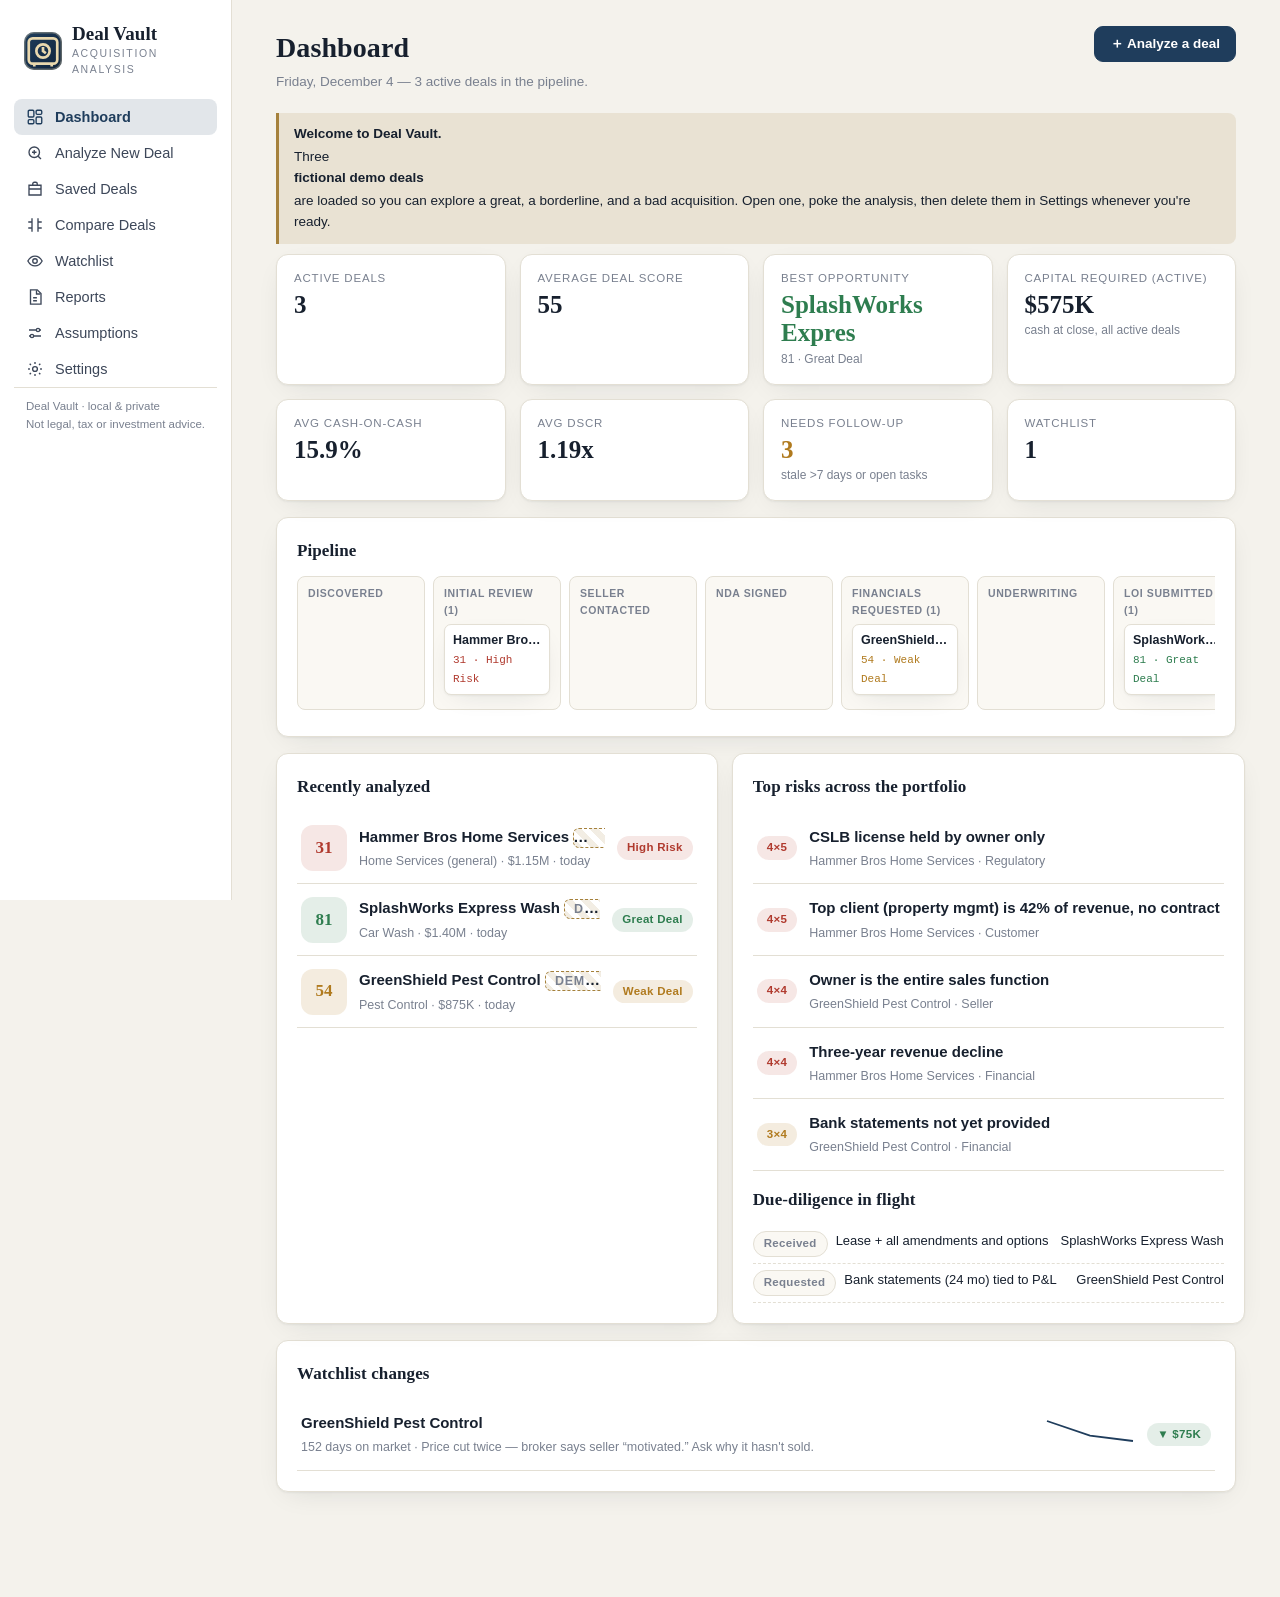
<file: deal-vault/index.html>
<!DOCTYPE html>
<html lang="en">
<head>
  <meta charset="UTF-8">
  <meta name="viewport" content="width=device-width, initial-scale=1, viewport-fit=cover">
  <title>Deal Vault — Business Acquisition Analysis</title>
  <meta name="description" content="Deal Vault: underwrite business acquisitions like a private-equity analyst — deal scoring, financing modeling, scenario stress tests, risk registers and acquisition reports. All data stays on your device.">
  <meta name="theme-color" content="#1f3d5c">
  <link rel="manifest" href="manifest.webmanifest">
  <link rel="icon" type="image/png" href="favicon.png">
  <link rel="apple-touch-icon" href="apple-touch-icon.png">
  <meta name="apple-mobile-web-app-capable" content="yes">
  <meta name="apple-mobile-web-app-status-bar-style" content="black-translucent">
  <meta name="apple-mobile-web-app-title" content="Deal Vault">
  <link rel="stylesheet" href="css/app.css">
</head>
<body>
  <div id="app">
    <noscript style="display:block;padding:40px;text-align:center;font-family:sans-serif">Deal Vault needs JavaScript — every calculation runs privately in your browser.</noscript>
  </div>
  <script src="js/core.js"></script>
  <script src="js/calc.js"></script>
  <script src="js/industries.js"></script>
  <script src="js/score.js"></script>
  <script src="js/charts.js"></script>
  <script src="js/demo.js"></script>
  <script src="js/views/wizard.js"></script>
  <script src="js/views/deal.js"></script>
  <script src="js/views/lists.js"></script>
  <script src="js/views/tools.js"></script>
  <script src="js/app.js"></script>
</body>
</html>
</file>
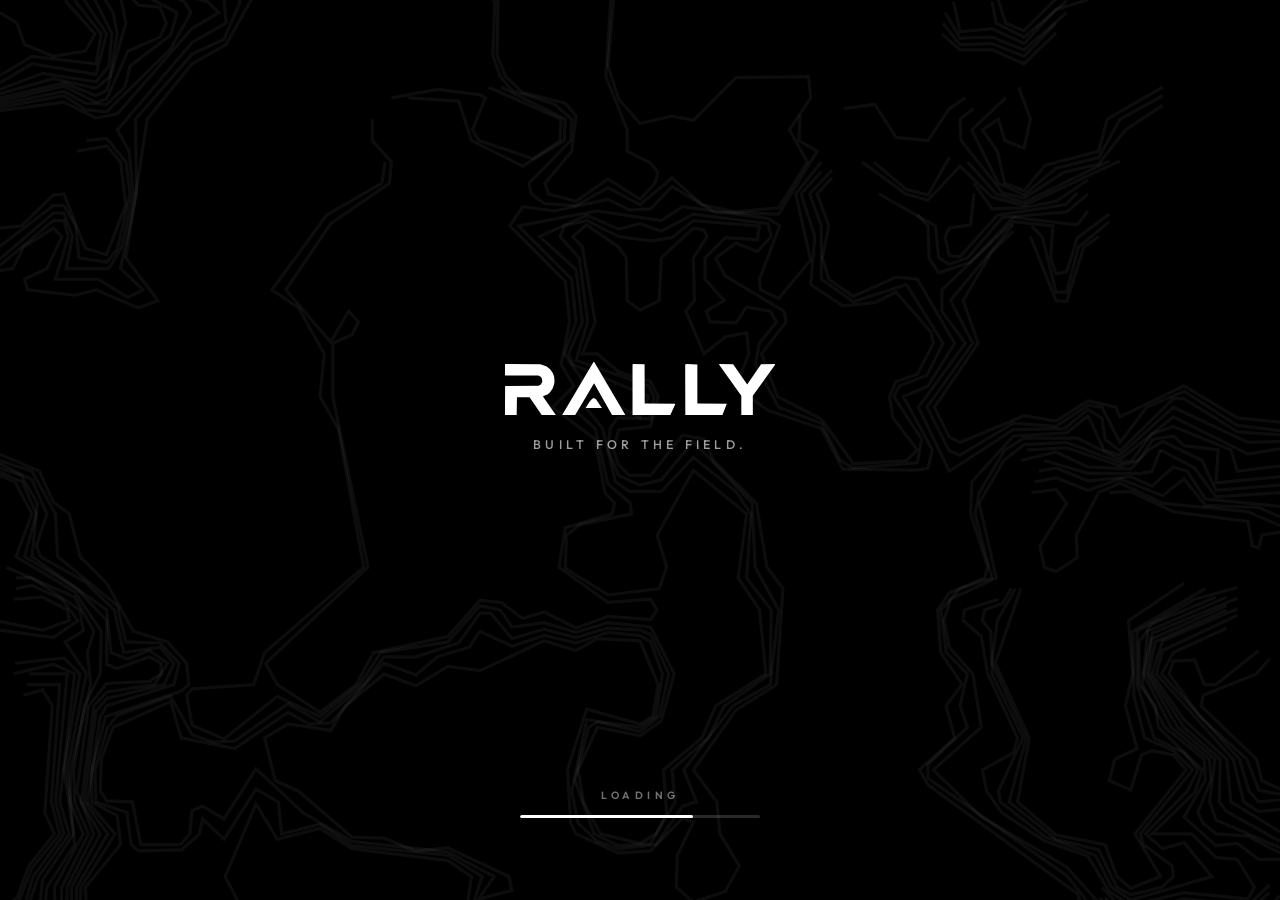
<file: meridian/index.html>
<!doctype html>
<html lang="en">
<head>
<meta charset="utf-8">
<meta name="viewport" content="width=device-width, initial-scale=1">
<title>Meridian is now RALLY</title>
<meta name="theme-color" content="#F5F7FB">
<meta http-equiv="refresh" content="0;url=../rally/">
<style>
  body{font-family:'Outfit','Helvetica Neue',Arial,sans-serif;background:#F5F7FB;color:#101828;
    display:flex;align-items:center;justify-content:center;min-height:100vh;margin:0;text-align:center;padding:24px}
  a{color:#0A6CF0;font-weight:700}
</style>
</head>
<body>
<p>Meridian is now <b>RALLY</b>.<br>Taking you there — or <a href="../rally/">tap here</a>.<br>
<span style="font-size:13px;color:#667085">Add the new RALLY app to your home screen; all your customers and pins carry over.</span></p>
<script>
  // retire ONLY the old Meridian service worker (scope-matched) so this
  // redirect always wins — RALLY's own SW at /rally/ must survive
  if ("serviceWorker" in navigator) {
    navigator.serviceWorker.getRegistrations().then(function (rs) {
      rs.forEach(function (r) {
        if ((r.scope || "").indexOf("/meridian") !== -1) r.unregister();
      });
    }).catch(function () {});
  }
  location.replace("../rally/");
</script>
</body>
</html>
</file>
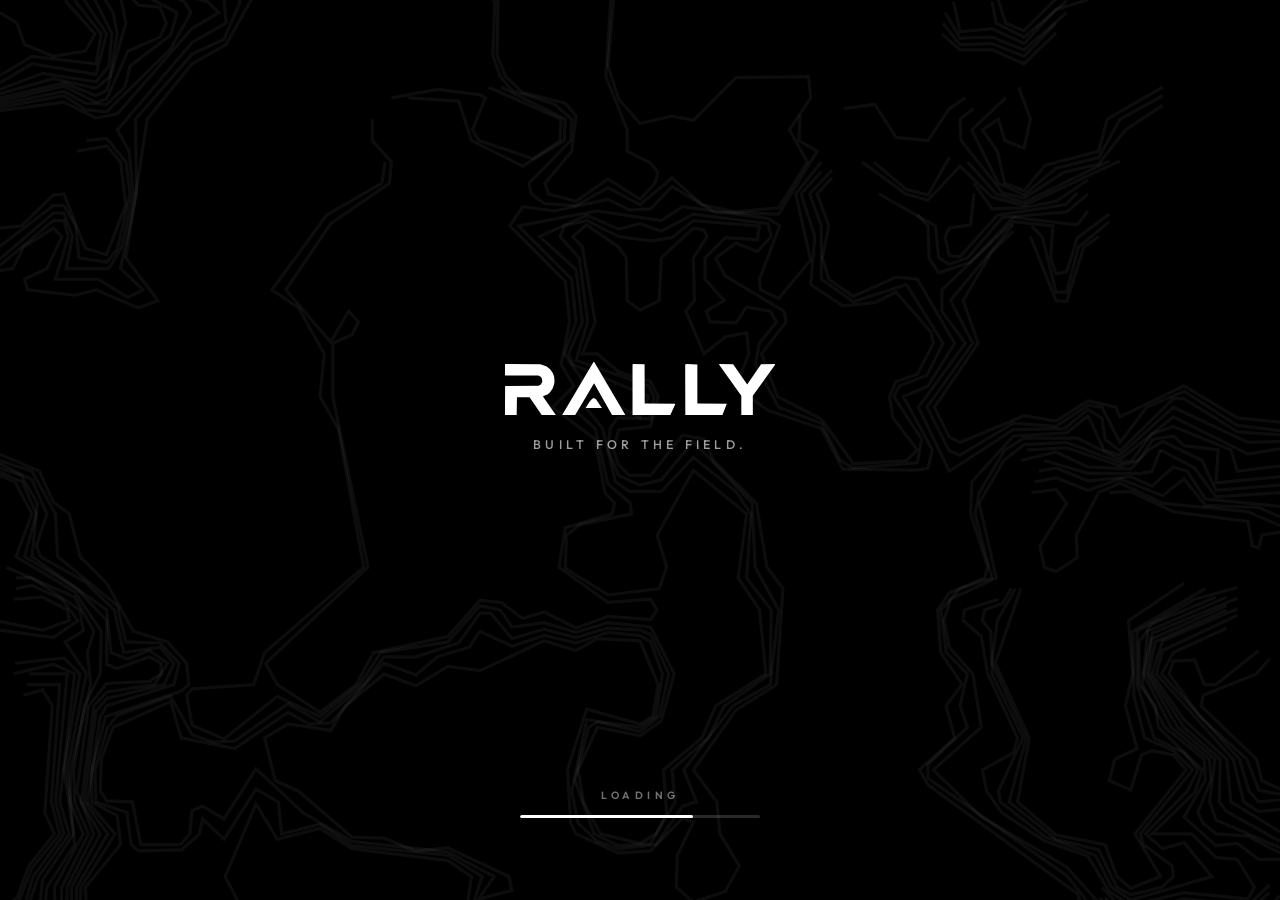
<file: rally/index.html>
<!doctype html>
<html lang="en">
<head>
<meta charset="utf-8">
<meta name="viewport" content="width=device-width, initial-scale=1, viewport-fit=cover, user-scalable=no">
<title>RALLY — Door-to-Door Sales</title>
<meta name="description" content="RALLY: the door-to-door pest control sales app. Knocking map with hoods, real service agreements signed on the glass, scheduling, and your numbers live.">
<meta name="theme-color" content="#ECEDEF">
<link rel="manifest" href="manifest.webmanifest">
<link rel="icon" href="favicon.png">
<link rel="apple-touch-icon" href="apple-touch-icon.png">
<meta name="apple-mobile-web-app-capable" content="yes">
<meta name="apple-mobile-web-app-status-bar-style" content="default">
<link rel="preconnect" href="https://fonts.googleapis.com">
<link rel="preconnect" href="https://fonts.gstatic.com" crossorigin>
<!-- Non-blocking on purpose: a stylesheet in <head> blocks every script
     after it, so a slow or unreachable Google Fonts CDN would hold the
     whole app on the splash. media="print" makes it a non-blocking fetch;
     onload promotes it to the real stylesheet. Outfit swaps in when it
     arrives, and until then the CSS fallback stack renders immediately. -->
<link rel="stylesheet" href="https://fonts.googleapis.com/css2?family=Outfit:wght@400;500;600;700;800;900&display=swap"
      media="print" onload="this.media='all'">
<link rel="stylesheet" href="vendor/maplibre-gl.css?v=46">
<link rel="stylesheet" href="css/app.css?v=46">
</head>
<body>
<!-- worn by the isolated preview build only; the normal RALLY path keeps this hidden -->
<div class="preview-ribbon" id="preview-ribbon" hidden></div>

<!-- reusable brand mark: traced from the RALLY wordmark artwork -->
<svg width="0" height="0" style="position:absolute" aria-hidden="true" focusable="false">
  <symbol id="rally-wordmark" fill="currentColor" viewBox="0 0 610 120" fill-rule="evenodd"><path d="M1.2,4.6 -0.1,5.2 -0.1,29.8 1,30.4 75.2,30.6 79.8,32.6 82.9,36 84.4,43.5 81.6,50.5 76,53.6 0.2,54.1 -0.1,119.8 26.4,119.8 27,79.6 55.5,79.6 83,119.9 115,119.9 86.1,78.5 86.8,77.1 97,72.6 102.1,67.8 107.6,59.8 110.6,51.5 111.9,43.8 110.9,33 107.9,24.8 101.9,16.2 94.2,9.9 79.8,4.9Z M200,-0.1 129.1,119.8 158.5,119.9 201.2,47.9 241.9,119.5 272,119.9 201.6,0.2Z M484.2,4.6 483.9,6 533.9,76.5 533.9,119.8 560,119.9 559.9,76.5 609.9,6.5 609.9,4.8 578.5,4.9 547.2,50.6 515.5,4.9Z M289.2,4.6 288.1,5.5 288.1,119.8 373.5,119.9 384.6,95.2 384,94.4 315.6,94 315.4,5.2Z M410.8,4.6 407.1,5.5 407.4,119.8 491.2,119.9 501.2,94.6 434.6,93.5 434.6,5.5Z M200.5,81.1 197,82.9 190.9,90 182.2,104.1 218.9,104 205.6,84Z"/></symbol>
</svg>

<!-- ================= SPLASH ================= -->
<div class="entry" id="splash">
  <div class="entry-topo" aria-hidden="true"></div>
  <div class="splash-mid">
    <svg class="wm" viewBox="0 0 610 120" role="img" aria-label="RALLY"><use href="#rally-wordmark"/></svg>
    <div class="splash-tag">Built for the field.</div>
  </div>
  <div class="splash-foot">
    <div class="splash-load">Loading</div>
    <div class="splash-bar"><i id="splash-fill"></i></div>
  </div>
</div>

<!-- ================= SIGN IN / SIGN UP ================= -->
<div class="entry" id="gate" hidden>
  <div class="entry-topo" aria-hidden="true"></div>
  <form class="gate-form" id="gate-form" autocomplete="on" novalidate>
    <svg class="wm" viewBox="0 0 610 120" role="img" aria-label="RALLY"><use href="#rally-wordmark"/></svg>

    <h1 class="gate-title" id="gate-title">Sign in</h1>
    <p class="gate-sub" id="gate-sub">Welcome back. Let’s get to work.</p>

    <div class="gf" id="gf-name" hidden>
      <svg class="gf-ic" viewBox="0 0 24 24" aria-hidden="true"><circle cx="12" cy="8" r="3.6"/><path d="M5 20c.9-4.2 3.6-6.3 7-6.3s6.1 2.1 7 6.3"/></svg>
      <input id="gate-name" type="text" placeholder="Your name" autocomplete="name" autocapitalize="words">
    </div>

    <div class="gf">
      <svg class="gf-ic" viewBox="0 0 24 24" aria-hidden="true"><rect x="3" y="5.5" width="18" height="13" rx="2.5"/><path d="m3.8 7 8.2 6 8.2-6"/></svg>
      <input id="gate-email" type="email" placeholder="Email" autocomplete="email" inputmode="email" autocapitalize="off" spellcheck="false">
    </div>

    <div class="gf">
      <svg class="gf-ic" viewBox="0 0 24 24" aria-hidden="true"><rect x="4.5" y="10.5" width="15" height="9.5" rx="2.2"/><path d="M8 10.5V8a4 4 0 0 1 8 0v2.5"/></svg>
      <input id="gate-pass" type="password" placeholder="Passcode" autocomplete="current-password">
      <button type="button" class="gf-eye" id="gate-eye" aria-label="Show passcode" aria-pressed="false">
        <svg viewBox="0 0 24 24" aria-hidden="true"><path d="M2 12s3.8-6.2 10-6.2S22 12 22 12s-3.8 6.2-10 6.2S2 12 2 12Z"/><circle cx="12" cy="12" r="2.8"/></svg>
      </button>
    </div>

    <div class="gate-row" id="gate-row-signin">
      <button type="button" class="gate-check" id="gate-remember" role="checkbox" aria-checked="false">
        <span class="gc-box"><svg viewBox="0 0 24 24" aria-hidden="true"><path d="m5 12.5 4.5 4.5L19 7"/></svg></span>
        <span>Remember me</span>
      </button>
      <button type="button" class="gate-link" id="gate-forgot">Forgot passcode?</button>
    </div>

    <div class="gate-msg" id="gate-msg" role="alert" hidden></div>

    <button type="submit" class="gate-btn" id="gate-submit">Log in</button>

    <div class="gate-or"><span>or</span></div>

    <button type="button" class="gate-btn ghost" id="gate-swap-btn">Sign up</button>

    <p class="gate-foot" id="gate-foot">New to RALLY? <button type="button" class="gate-link strong" id="gate-swap">Create an account</button></p>
  </form>
</div>

<div id="app">

  <!-- ================= HOME ================= -->
  <div class="screen" id="screen-home">
    <div class="pscr-head has-back"><button class="backbtn" id="home-back" aria-label="Back">‹ More</button><h1 class="p-h1">Today</h1></div>
    <div id="home-body"></div>
  </div>

  <!-- ================= CUSTOMERS ================= -->
  <div class="screen" id="screen-customers">
    <!-- premium header: the wordmark, the screen, and how many -->
    <div class="pscr-head">
      <div class="ph-mark">RALLY</div>
      <h1 class="p-h1">Customers</h1>
      <div class="ph-count" id="cust-count">0 customers</div>
      <button class="ph-action" id="cust-fab" aria-label="New customer">
        <svg viewBox="0 0 24 24"><circle cx="10" cy="8" r="3.6"/><path d="M4 20c.7-3.7 3-5.7 6-5.7 1.2 0 2.3.3 3.2.9"/><path d="M18 14v6M15 17h6"/></svg>
      </button>
    </div>
    <div class="psearch">
      <svg viewBox="0 0 24 24" aria-hidden="true"><circle cx="11" cy="11" r="6.6"/><path d="M16 16l4.5 4.5"/></svg>
      <input id="cust-q" type="search" placeholder="Search customers or address" autocomplete="off">
    </div>
    <div class="cust-pills">
      <button class="ppill" id="cf-filter" type="button">All statuses <span class="pill-arrow">▾</span></button>
      <button class="ppill" id="cf-sort" type="button">Newest sold <span class="pill-arrow">▾</span></button>
      <span class="pill-note" id="cf-scope-note" hidden></span>
    </div>
    <div class="cust-panel" id="cust-panel" hidden></div>
    <div id="cust-list"></div>
  </div>

  <!-- ================= SCHEDULE ================= -->
  <div class="screen" id="screen-schedule">
    <div class="pscr-head"><div class="ph-mark">RALLY</div><h1 class="p-h1">Route</h1></div>
    <!-- turf progress leads the Route tab: where to go next comes before
         what is already booked -->
    <div id="sched-turf" hidden></div>
    <div id="sched-list"></div>
  </div>

  <!-- ================= MAP ================= -->
  <div class="screen" id="screen-map">
    <div id="mapwrap"><div id="map"></div><canvas id="draw-canvas" hidden></canvas></div>
    <div class="map-chrome">
      <!-- THREE NUMBERS AND THE WORDMARK. No hood name, no territory
           label, no extra stats: the rep already knows the blue area is
           theirs, and a label over the middle of the map costs imagery. -->
      <div class="map-brand p-glass" id="map-brand">
        <div class="mb-mark">RALLY</div>
        <div class="mb-stats">
          <div class="mb-cell"><b class="num" id="mb-doors">0</b><span>Doors</span></div>
          <div class="mb-cell"><b class="num" id="mb-dms">0</b><span>DMs</span></div>
          <div class="mb-cell sold"><b class="num" id="mb-sold">0</b><span>Sold</span></div>
        </div>
        <div class="today" id="brand-today" hidden></div>
        <button class="brand-hood" id="brand-hood" hidden></button>
      </div>
      <div class="map-actions">
        <button class="fab" id="fab-locate" aria-label="Center on my location">
          <svg viewBox="0 0 24 24"><circle cx="12" cy="12" r="3.2"/><path d="M12 2v3M12 19v3M2 12h3M19 12h3"/><circle cx="12" cy="12" r="8"/></svg>
        </button>
        <button class="fab" id="fab-hoods" aria-label="Territories — draw rep areas">
          <svg viewBox="0 0 24 24"><path d="M4 6.5 9 4l6 2.5L20 4v13.5L15 20l-6-2.5L4 20V6.5Z"/><path d="M14 13.5l5.5-5.5M12.2 15.3l1.1-3.2 3.2-1.1"/></svg>
        </button>
        <button class="fab" id="fab-street" aria-label="Street mode — work one street door by door">
          <svg viewBox="0 0 24 24"><path d="M5 21 9.5 3M19 21 14.5 3"/><path d="M12 4v3M12 10.5v3M12 17v3"/></svg>
        </button>
        <div class="layer-menu hood-menu" id="hood-menu" hidden aria-hidden="true"></div>
      </div>
    </div>
    <!-- the two numbers, and nothing else -->
    <div class="polycard" id="polycard" hidden>
      <div class="pc-id" id="pc-id">New territory</div>
      <div class="pc-nums">
        <span><b id="pc-houses">0</b> Houses</span>
        <span class="pc-sales"><b id="pc-sales">0</b> Sales</span>
      </div>
      <!-- shown only when the team's answer could not be reached and these
           are this phone's own partial counts -->
      <div class="pc-note" id="pc-note" hidden>this device only</div>
    </div>
    <div class="draw-bar" id="draw-bar" hidden>
      <span id="draw-msg">Trace the area with your finger</span>
      <div class="db-btns">
        <button id="draw-undo" hidden aria-label="Undo the last corner">Undo</button>
        <button id="draw-redo" hidden aria-label="Redo the corner you removed">Redo</button>
        <button id="draw-cancel">Clear</button>
        <button id="draw-done" class="primary" hidden disabled>Done</button>
        <!-- the completed area is tapped to find its houses; this is the same
             action for a thumb that would rather press a button -->
        <button id="draw-find" class="primary" hidden>Find houses</button>
      </div>
    </div>

    <!-- ===== MANAGER MAP TOOLS — a premium glass sheet, not a dropdown.
         Manager-only: MTURF/STORE.canManageTerritories gates the button that
         opens it, and every row inside is a leadership action. ===== -->
    <div class="sheet-veil" id="mtools-veil" hidden></div>
    <section class="sheet mtools" id="mtools" hidden role="dialog" aria-modal="true"
             aria-labelledby="mtools-title">
      <div class="grab"></div>
      <h2 id="mtools-title">Map tools</h2>
      <div class="sub" id="mtools-sub">Manager tools — reps never see these</div>

      <div class="mt-group">
        <div class="p-cap">Create territory</div>
        <div class="mt-grid">
          <button class="mt-tile" id="mt-trace" type="button">
            <svg viewBox="0 0 24 24"><path d="M4 17c3-9 13-9 16 0"/><circle cx="4" cy="17" r="1.8"/><circle cx="20" cy="17" r="1.8"/></svg>
            <span>Trace</span></button>
          <button class="mt-tile" id="mt-corners" type="button">
            <svg viewBox="0 0 24 24"><path d="M5 6h14v12H5z"/><circle cx="5" cy="6" r="2"/><circle cx="19" cy="6" r="2"/><circle cx="19" cy="18" r="2"/><circle cx="5" cy="18" r="2"/></svg>
            <span>Tap corners</span></button>
        </div>
      </div>

      <div class="mt-group">
        <div class="p-cap">Edit the shape</div>
        <div class="mt-grid four">
          <button class="mt-tile" id="mt-select" type="button">
            <svg viewBox="0 0 24 24"><path d="M6 4l12 7-5 1.5L10.5 18z"/></svg>
            <span>Select</span></button>
          <button class="mt-tile" id="mt-move" type="button">
            <svg viewBox="0 0 24 24"><path d="M12 3v18M3 12h18M12 3l-3 3M12 3l3 3M12 21l-3-3M12 21l3-3M3 12l3-3M3 12l3 3M21 12l-3-3M21 12l-3 3"/></svg>
            <span>Move</span></button>
          <button class="mt-tile" id="mt-undo" type="button">
            <svg viewBox="0 0 24 24"><path d="M9 7L4 12l5 5"/><path d="M4 12h9a6 6 0 0 1 0 12h-1"/></svg>
            <span>Undo</span></button>
          <button class="mt-tile" id="mt-redo" type="button">
            <svg viewBox="0 0 24 24"><path d="M15 7l5 5-5 5"/><path d="M20 12h-9a6 6 0 0 0 0 12h1"/></svg>
            <span>Redo</span></button>
        </div>
      </div>

      <div class="mt-group">
        <div class="p-cap">Work the map</div>
        <button class="mt-row" id="mt-lasso" type="button">
          <span class="mtr-ic"><svg viewBox="0 0 24 24"><ellipse cx="12" cy="10" rx="8" ry="6"/><path d="M12 16v4"/></svg></span>
          <span class="mtr-t">Lasso doors<i>Select a group of doors to route or work</i></span>
          <span class="chev">›</span></button>
        <button class="mt-row" id="mt-heat" type="button">
          <span class="mtr-ic"><svg viewBox="0 0 24 24"><path d="M12 3c3 4 5 6 5 9a5 5 0 0 1-10 0c0-3 2-5 5-9Z"/></svg></span>
          <span class="mtr-t">Freshness view<i>How long since each area was worked</i></span>
          <span class="chev">›</span></button>
        <button class="mt-row" id="mt-assign" type="button">
          <span class="mtr-ic"><svg viewBox="0 0 24 24"><circle cx="9" cy="8" r="3.4"/><path d="M3 19c.7-3.6 3-5.6 6-5.6s5.3 2 6 5.6"/><path d="M18 8v6M15 11h6"/></svg></span>
          <span class="mtr-t">Manage &amp; assign reps<i id="mt-assign-sub">Hand turf out or take it back</i></span>
          <span class="chev">›</span></button>
        <button class="mt-row danger" id="mt-clear" type="button" hidden>
          <span class="mtr-ic"><svg viewBox="0 0 24 24"><path d="M6 6l12 12M18 6L6 18"/></svg></span>
          <span class="mtr-t">Clear drawing<i>Throw away the outline in progress</i></span>
          <span class="chev">›</span></button>
      </div>

      <!-- the reps panel and the turf list keep their ids: the renderers
           that fill them are unchanged, only their home is -->
      <div class="mt-list" id="mt-hoods">
        <div class="hood-list" id="hood-reps-panel" hidden></div>
        <div class="hood-list" id="hood-list"></div>
      </div>
    </section>
    <button class="sync-chip" id="sync-chip" hidden><span class="dot"></span><span id="sync-chip-n"></span></button>
    <div class="net-hint" id="net-hint" hidden>Loading imagery…</div>
    <div id="gattr" hidden aria-hidden="true">Google</div>
    <div class="knock-hint" id="knock-hint">Tap the map to log your first door</div>
    <div class="legend heat" id="heat-legend" hidden aria-hidden="true">
      <div class="li" style="font-weight:800;color:var(--t1)">Days since worked</div>
      <div class="li"><span class="sw" style="background:#4D9AFF"></span>Worked today</div>
      <div class="li"><span class="sw" style="background:#00BFA6"></span>1–7 days</div>
      <div class="li"><span class="sw" style="background:#B8E356"></span>8–30 days</div>
      <div class="li"><span class="sw" style="background:#E09F3E"></span>31–60 days</div>
      <div class="li"><span class="sw" style="background:#FF8A3D"></span>61–120 days</div>
      <div class="li"><span class="sw" style="background:#B4433A"></span>120+ days</div>
      <div class="li"><span class="sw" style="background:#F25CA2"></span>Never knocked</div>
    </div>
    <div class="legend" id="map-legend" hidden aria-hidden="true">
      <div class="li"><span class="pinsw" style="background:#2E86FF"></span>Unworked</div>
      <div class="li"><span class="pinsw" style="background:#22B558"></span>Sold</div>
      <div class="li"><span class="pinsw" style="background:#7C5CFC"></span>Go Back</div>
      <div class="li"><span class="pinsw" style="background:#F5B301"></span>Not Home</div>
      <div class="li"><span class="pinsw" style="background:#E5484D"></span>Not Interested</div>
      <div class="li"><span class="pinsw" style="background:#0B0F16;box-shadow:0 0 0 1.5px rgba(255,255,255,.4)"></span>Do Not Knock</div>
    </div>
  </div>

  <!-- ================= LEADERBOARD ================= -->
  <div class="screen" id="screen-rank">
    <div class="pscr-head"><div class="ph-mark">RALLY</div><h1 class="p-h1">Leaderboard</h1><div class="ph-count">This week</div></div>
    <div class="seg" id="rank-seg">
      <button class="seg-opt sel" data-v="team">Team</button>
      <button class="seg-opt" data-v="me">My numbers</button>
      <button class="seg-opt" data-v="coach" id="rank-coach-btn" hidden>Coaching</button>
    </div>
    <div id="rank-coach" hidden><div id="coach-list"></div></div>

    <div id="rank-team">
      <div class="metric-tabs">
        <button class="mtab active" data-m="sales">Sales</button>
        <button class="mtab" data-m="dms">DMs</button>
        <button class="mtab" data-m="doors">Doors</button>
      </div>
      <div class="rank-list" id="rank-list"></div>
      <p class="demo-note">Teammates shown are demo data — live team sync arrives with team accounts. Your row is real.</p>
    </div>

    <div id="rank-me" hidden>
      <div class="hero-stat">
        <div class="lbl">Sales today</div>
        <div class="big num" id="st-sales-today">0</div>
        <div class="row2"><span id="st-week-line"></span></div>
      </div>
      <div class="cards2">
        <div class="stat-card">
          <div class="lbl">Doors today</div>
          <div class="val num" id="st-doors">0</div>
          <div class="sub" id="st-doors-sub"></div>
        </div>
        <div class="stat-card dm-card">
          <div class="lbl">DM convos</div>
          <div class="val num" id="st-dms">0</div>
          <div class="sub" id="st-dms-sub"></div>
        </div>
      </div>
      <div class="panel">
        <h3>Today's funnel <span class="r">doors → convos → DMs → sales</span></h3>
        <div class="funnel">
          <div class="f-step"><span class="fl">Doors</span><div class="bar"><div class="fill" id="f-doors"></div></div><span class="fv num" id="fv-doors">0</span></div>
          <div class="f-step"><span class="fl">Convos</span><div class="bar"><div class="fill" id="f-convos"></div></div><span class="fv num" id="fv-convos">0</span></div>
          <div class="f-step"><span class="fl" title="Decision-maker conversations">DMs</span><div class="bar"><div class="fill" id="f-dms"></div></div><span class="fv num" id="fv-dms">0</span></div>
          <div class="f-step"><span class="fl">Sales</span><div class="bar"><div class="fill" id="f-sales"></div></div><span class="fv num" id="fv-sales">0</span></div>
          <div class="f-step" style="grid-template-columns:1fr"><span class="f-conv" id="fc-convos"></span></div>
          <div class="f-step" style="grid-template-columns:1fr"><span class="f-conv" id="fc-dms"></span></div>
          <div class="f-step" style="grid-template-columns:1fr"><span class="f-conv" id="fc-sales"></span></div>
        </div>
        <p style="font-size:11.5px;color:var(--t3);margin-top:12px">A DM is the decision-maker — the homeowner or spouse who can sign. “Ask my spouse” counts as a convo, not a DM.</p>
      </div>
      <div class="panel">
        <h3>Last 14 days <span class="r"><span style="color:var(--sold)">■</span> sales · <span style="color:var(--t3)">■</span> doors</span></h3>
        <div class="chart" id="chart"></div>
        <div class="chart-x" id="chart-x"></div>
      </div>
      <div class="cards2">
        <div class="stat-card">
          <div class="lbl">Streak</div>
          <div class="streak-row" style="margin-top:6px">
            <div class="streak-flame">🔥</div>
            <div><div class="n num" id="st-streak">0</div><div class="d" id="st-streak-sub">days at goal</div></div>
          </div>
        </div>
        <div class="stat-card">
          <div class="lbl">Commission · week</div>
          <div class="money num" id="st-money-week" style="font-size:30px">$0</div>
          <div class="money-sub" id="st-money-all"></div>
        </div>
      </div>
    </div>
  </div>

  <!-- ================= FIELD GUIDE (behind More) ================= -->
  <div class="screen" id="screen-guide">
    <div class="brandbar"><button class="backbtn" id="guide-back" aria-label="Back">‹ More</button><span class="sub">Field guide</span></div>
    <div class="guide-search"><input id="guide-q" type="search" placeholder="Search pests — ants, widow, mud tubes…" autocomplete="off"></div>
    <div class="guide-grid" id="guide-grid"></div>
  </div>

  <!-- ================= MORE ================= -->
  <div class="screen" id="screen-more">
    <div class="pscr-head"><div class="ph-mark">RALLY</div><h1 class="p-h1">More</h1></div>
    <div class="more-bubbles">
      <button class="mb" id="mb-home"><span class="mb-ic">🏠</span><span class="mb-t">Home</span><span class="mb-d">Today's numbers &amp; start knocking</span></button>
      <button class="mb" id="mb-customers"><span class="mb-ic">👥</span><span class="mb-t">Customers</span><span class="mb-d">Full book — every filter</span></button>
      <button class="mb" id="mb-office"><span class="mb-ic">🏢</span><span class="mb-t">Office</span><span class="mb-d" id="mb-office-sub">Where you're knocking</span></button>
    </div>
    <div class="preview-as" id="preview-as" hidden>
      <div class="p-cap">Preview as</div>
      <div class="reasons" id="preview-as-chips"></div>
      <div class="dim" style="font-size:12px">Isolated preview: this switches whose map the phone shows. Nothing here reaches the team server.</div>
    </div>
    <div class="more-list">
      <button class="more-item" id="more-guide"><span class="ic">📖</span><span><span class="tt">Field guide</span><br><span class="dd">Every pest: signs, facts, the pitch</span></span><span class="chev">›</span></button>
      <button class="more-item" id="more-company"><span class="ic">🏢</span><span><span class="tt">Company &amp; agreement</span><br><span class="dd" id="more-company-sub"></span></span><span class="chev">›</span></button>
      <button class="more-item" id="more-team"><span class="ic">🧢</span><span><span class="tt">Team &amp; roles</span><br><span class="dd" id="more-team-sub"></span><br><span class="dd role-note" id="more-role-line"></span></span><span class="chev">›</span></button>
      <button class="more-item" id="more-profile"><span class="ic">👤</span><span><span class="tt">Profile</span><br><span class="dd" id="more-profile-sub"></span></span><span class="chev">›</span></button>
      <button class="more-item" id="more-goals"><span class="ic">🎯</span><span><span class="tt">Goals &amp; commission</span><br><span class="dd" id="more-goals-sub"></span></span><span class="chev">›</span></button>
      <button class="more-item" id="more-fr"><span class="ic">🔗</span><span><span class="tt">FieldRoutes connection</span><br><span class="dd" id="more-fr-sub"></span></span><span class="chev">›</span></button>
      <button class="more-item" id="more-prop"><span class="ic">🏘️</span><span><span class="tt">Property data</span><br><span class="dd" id="more-prop-sub"></span></span><span class="chev">›</span></button>
      <button class="more-item" id="more-export"><span class="ic">📤</span><span><span class="tt">Export customers (JSON)</span><br><span class="dd" id="more-export-sub"></span></span><span class="chev">›</span></button>
      <button class="more-item" id="more-csv"><span class="ic">📊</span><span><span class="tt">Export spreadsheet (CSV)</span><br><span class="dd">Opens in Excel, Sheets, or any CRM import</span></span><span class="chev">›</span></button>
      <button class="more-item" id="more-refused" hidden><span class="ic">🚫</span><span><span class="tt">Refused by the server</span><br><span class="dd" id="more-refused-sub"></span></span><span class="chev">›</span></button>
      <button class="more-item" id="more-backup"><span class="ic">🛟</span><span><span class="tt">Backup &amp; restore</span><br><span class="dd" id="more-backup-sub">Everything on this device, in one file</span></span><span class="chev">›</span></button>
      <button class="more-item" id="more-lock"><span class="ic">🔐</span><span><span class="tt">Sign out</span><br><span class="dd" id="more-lock-sub"></span></span><span class="chev">›</span></button>
      <div class="demo-note" id="more-build" style="margin:2px 0 8px"></div>
      <button class="more-item" id="more-reset"><span class="ic">🗑️</span><span><span class="tt">Erase all data</span><br><span class="dd">Pins, knocks, customers, territories and files on this device</span></span><span class="chev">›</span></button>
    </div>
    <p style="font-size:12px;color:var(--t3);text-align:center;margin-top:22px">RALLY · Everything stays on your device and works offline.</p>
  </div>

  <!-- ================= CUSTOMER EDITOR ================= -->
  <div class="screen editor" id="screen-custedit">
    <div class="ce-head">
      <button class="backbtn" id="ce-back" aria-label="Back">
        <svg viewBox="0 0 24 24" aria-hidden="true"><path d="M15 5l-7 7 7 7"/></svg>
      </button>
      <div class="ce-title" id="ce-title">Create Customer</div>
      <span style="width:34px"></span>
    </div>
    <!-- segmented, not a grey CRM tab strip -->
    <div class="ce-tabs" role="tablist">
      <button class="ce-tab active" data-t="info" role="tab">INFO</button>
      <button class="ce-tab" data-t="service" role="tab">SERVICE</button>
      <button class="ce-tab" data-t="payment" role="tab">PAYMENT</button>
      <button class="ce-tab" data-t="agree" role="tab">AGREE</button>
      <button class="ce-tab" data-t="files" role="tab">FILES</button>
    </div>

    <div class="ce-body">
      <!-- INFO -->
      <div class="ce-panel active" id="ce-info">
        <div class="ce-sec">Contact info</div>
        <div class="frow">
          <div class="field"><label for="ci-first">First name *</label><input id="ci-first" autocomplete="off"></div>
          <div class="field"><label for="ci-last">Last name</label><input id="ci-last" autocomplete="off"></div>
        </div>
        <div class="field"><label>Phone numbers</label>
          <div id="ci-phones"></div>
        </div>
        <div class="field"><label for="ci-email">Email</label><input id="ci-email" type="email" inputmode="email"></div>

        <div class="ce-sec">Service address</div>
        <div class="field"><label for="ci-street">Street</label><input id="ci-street"></div>
        <div class="frow">
          <div class="field"><label for="ci-city">City</label><input id="ci-city"></div>
          <div class="field"><label for="ci-state">State</label><input id="ci-state" maxlength="20"></div>
        </div>
        <div class="frow">
          <div class="field" style="max-width:160px"><label for="ci-zip">ZIP</label><input id="ci-zip" inputmode="numeric"></div>
          <button class="gps-btn" id="ci-gps" type="button">Use my location</button>
        </div>

        <div class="ce-sec">Reminders preferences</div>
        <div class="dm-row"><div class="ttl">Text message</div><button class="switch on" id="ci-rem-text" aria-label="Text reminders"></button></div>
        <div class="dm-row"><div class="ttl">Email</div><button class="switch on" id="ci-rem-email" aria-label="Email reminders"></button></div>
        <div class="dm-row"><div><div class="ttl">Switch over</div><div class="hint">Coming to us from another pest company</div></div><button class="switch" id="ci-switch" aria-label="Switch over"></button></div>

        <div id="ci-contacts"></div>
        <button class="pill" id="ci-add-contact" type="button">+ Additional contact</button>

        <div class="ce-sec">Problem pests — select all that apply</div>
        <div class="chip-grid" id="ci-pests"></div>

        <div class="ce-sec">Property notes</div>
        <div class="chip-grid" id="ci-props"></div>

        <div class="ce-sec">Forever Notes:</div>
        <div class="field"><textarea id="ci-notes-forever" rows="5" placeholder="What every tech should know about this house, forever"></textarea></div>
        <div class="ce-sec">Initial service notes:</div>
        <div class="field"><textarea id="ci-notes-initial" rows="3" placeholder="Just for the first visit"></textarea></div>
      </div>

      <!-- SERVICE -->
      <div class="ce-panel" id="ce-service">
        <div class="ce-sec">Plan</div>
        <button class="plan-current" id="cs-plan-cur" type="button"></button>
        <div id="cs-plans" hidden></div>

        <div class="ce-sec">Pricing</div>
        <div class="price-row">
          <label class="price-big" for="cs-initial"><span class="pb-label">Initial</span>
            <span class="pb-money num"><i>$</i><input id="cs-initial" type="number" inputmode="decimal" min="0" value="450"></span></label>
          <label class="price-big" for="cs-monthly"><span class="pb-label">Recurring</span>
            <span class="pb-money num"><i>$</i><input id="cs-monthly" type="number" inputmode="decimal" min="0" value="99"></span></label>
        </div>
        <p class="price-note" id="cs-discount"></p>
        <p class="price-warn" id="cs-unprofitable" hidden>UNPROFITABLE</p>

        <div class="ce-sec">Additional services</div>
        <div class="chip-grid" id="cs-addsvc"></div>

        <button class="acc-band" id="cs-spec-toggle" type="button">
          <span class="acc-t">Specialty Pest Services</span>
          <span class="acc-meta" id="cs-spec-meta"></span>
          <span class="acc-chev" id="cs-spec-chev">▾</span>
        </button>
        <div id="cs-spec-body" hidden>
          <p class="dim" style="font-size:12.5px;margin:2px 0 10px">These services are in addition to the pest control plan.</p>
          <div id="cs-specialty"></div>
        </div>

        <button class="acc-band" id="cs-fup-toggle" type="button">
          <span class="acc-t">Follow-Ups</span>
          <span class="acc-meta" id="cs-fup-meta"></span>
          <span class="acc-chev">▾</span>
        </button>
        <div id="cs-fup-body" hidden>
        <div class="field"><label>Contract length</label>
          <div class="seg" id="cs-term">
            <button class="seg-opt" data-m="12">12</button>
            <button class="seg-opt" data-m="18">18</button>
            <button class="seg-opt sel" data-m="24">24</button>
            <button class="seg-opt" data-m="36">36</button>
            <button class="seg-opt" data-m="custom">Custom</button>
          </div>
          <input id="cs-term-custom" type="number" inputmode="numeric" min="1" max="120" placeholder="Months" hidden style="margin-top:8px;max-width:140px">
        </div>
        <div class="field"><label>Billing</label>
          <div class="seg" id="cs-billing">
            <button class="seg-opt sel" data-b="monthly">Monthly</button>
            <button class="seg-opt" data-b="bimonthly">Bi-monthly</button>
            <button class="seg-opt" data-b="quarterly">Quarterly</button>
          </div>
        </div>
        </div>
      </div>

      <!-- PAYMENT -->
      <div class="ce-panel" id="ce-payment">
        <div class="ce-sec">Payment method</div>
        <button class="pay-bubble pay-m" data-m="card" type="button"><b>💳 Credit Card</b><span class="dim" id="pb-card-sub">Office collects the card before service</span></button>
        <button class="pay-bubble pay-m" data-m="ach" type="button"><b>🏦 ACH — bank draft</b><span class="dim" id="pb-ach-sub">Office collects the account before service</span></button>

        <div id="cp-card" hidden>
          <div class="field"><label for="cp-cc-name">Name on card</label><input id="cp-cc-name" autocomplete="off" autocapitalize="words"></div>
        </div>
        <div id="cp-ach" hidden>
          <div class="field"><label for="cp-ach-name">Name on account</label><input id="cp-ach-name" autocomplete="off" autocapitalize="words"></div>
          <div class="seg" id="cp-ach-type" style="max-width:280px">
            <button class="seg-opt sel" data-a="checking">Checking</button>
            <button class="seg-opt" data-a="savings">Savings</button>
          </div>
        </div>
        <p class="pay-pending" id="cp-status-line"></p>
        <p class="pay-legacy" id="cp-legacy-line" hidden></p>

        <div class="ce-sec">Billing address <button class="pill pill-sm" id="cp-copy-addr" type="button">Copy service address</button></div>
        <div class="field"><label for="cp-b-street">Street</label><input id="cp-b-street"></div>
        <div class="frow">
          <div class="field"><label for="cp-b-city">City</label><input id="cp-b-city"></div>
          <div class="field"><label for="cp-b-state">State</label><input id="cp-b-state" maxlength="20"></div>
        </div>
        <div class="field" style="max-width:160px"><label for="cp-b-zip">ZIP</label><input id="cp-b-zip" inputmode="numeric"></div>

        <div class="ce-sec">Initial payment</div>
        <div class="dm-row"><div><div class="ttl">Initial due at first service</div><div class="hint">From the Service tab pricing</div></div><b class="num" id="cp-due" style="font-size:18px">$0</b></div>
        <div class="ce-sec">Autopay</div>
        <div class="dm-row"><div><div class="ttl">Customer wants autopay</div><div class="hint">Records what the customer asked for. Autopay is not active until the office sets up the payment method.</div></div><button class="switch" id="cp-autopay" aria-label="Customer wants autopay"></button></div>
        <p class="dim" style="font-size:12px;margin-top:10px">RALLY does not collect card or bank numbers. The office collects the payment method separately, before the initial service.</p>
      </div>

      <!-- AGREE -->
      <div class="ce-panel" id="ce-agree">
        <div id="ca-unsigned">
          <div class="ce-sec">Agreement summary</div>
          <div class="agree-summary" id="ca-summary"></div>
          <div class="doc-preview" id="ca-doc"></div>
          <label class="consent"><input type="checkbox" id="ca-consent1">
            <span id="ca-consent1-label">The customer agrees to do business electronically and to the service agreement shown above.</span></label>
          <label class="consent"><input type="checkbox" id="ca-consent2">
            <span>I verbally explained the 3-business-day right to cancel, and the customer received a copy of the agreement with both Notice of Cancellation forms.</span></label>
          <div class="sig-wrap"><canvas id="ca-sig"></canvas><span class="sig-x">✕</span><div class="sig-line"></div></div>
          <button class="sig-clear" id="ca-sig-clear" type="button">Clear signature</button>
          <button class="btn btn-gold" id="ca-sign-save" type="button">Sign &amp; save agreement ✓</button>
        </div>
        <div id="ca-signed" hidden>
          <div class="empty" style="padding:26px 12px"><div class="ic">✅</div><b>Agreement signed</b><br><span id="ca-signed-sub"></span></div>
          <div class="btnrow" style="position:static;background:none;padding:0">
            <button class="btn btn-ghost" id="ca-print" type="button">Print / PDF</button>
            <button class="btn btn-ghost" id="ca-share" type="button">Share copy</button>
          </div>
        </div>
      </div>

      <!-- FILES -->
      <div class="ce-panel" id="ce-files">
        <div class="ce-sec">Files on this customer</div>
        <div id="cfl-list"></div>
        <label class="btn btn-ghost" style="margin-top:12px">📷 Add photo or file
          <input id="cfl-input" type="file" accept="image/*,.pdf,.html" capture="environment" hidden>
        </label>
      </div>
    </div>

    <div class="ce-savebar"><button class="btn btn-gold" id="ce-save">Save Customer</button></div>
  </div>

  <!-- ================= TAB BAR ================= -->
  <nav id="tabbar">
    <button class="tab active" id="tab-customers"><svg viewBox="0 0 24 24"><circle cx="9" cy="8" r="3.4"/><path d="M3.5 20c.6-3.4 2.8-5.2 5.5-5.2s4.9 1.8 5.5 5.2"/><circle cx="17" cy="9.5" r="2.6"/><path d="M16 14.6c2.4.1 4 1.7 4.5 4.4"/></svg>Customers</button>
    <button class="tab" id="tab-map"><svg viewBox="0 0 24 24"><path d="M12 21s-6.5-5.6-6.5-10.2a6.5 6.5 0 1 1 13 0C18.5 15.4 12 21 12 21Z"/><circle cx="12" cy="10.5" r="2.4"/></svg>Map</button>
    <button class="tab" id="tab-schedule"><svg viewBox="0 0 24 24"><path d="M4 12h4l2.5-6 3 12 2.5-6h4"/></svg>Route</button>
    <button class="tab" id="tab-rank"><svg viewBox="0 0 24 24"><path d="M5 20v-7M12 20V5M19 20v-11"/></svg>Leaderboard</button>
    <button class="tab" id="tab-more"><svg viewBox="0 0 24 24"><circle cx="5" cy="12" r="1.6"/><circle cx="12" cy="12" r="1.6"/><circle cx="19" cy="12" r="1.6"/></svg>More</button>
  </nav>

  <!-- ================= SHEETS ================= -->
  <div class="sheet-veil" id="veil"></div>

  <!-- WHO WORKS A HOOD — a SET, not a person. Several reps may hold one
       hood at once; the history below is the ledger, and nothing in it is
       ever deleted. -->
  <!-- ================= ASSIGN A TERRITORY =================
       A set, not a radio: RALLY's server models assignment as an
       append-only ledger over a uuid[], because two reps do share a hood.
       See js/assign.js. -->
  <div id="assign-panel" hidden>
    <div class="ascrim" id="assign-scrim"></div>
    <section class="apanel" role="dialog" aria-modal="true" aria-labelledby="assign-title">
      <div class="grab"></div>
      <header class="ahead">
        <div>
          <h2 id="assign-title">Assign reps</h2>
          <div class="asub" id="assign-sub"></div>
        </div>
        <button class="ax" id="assign-close" type="button" aria-label="Close">&times;</button>
      </header>
      <label class="asearch">
        <svg viewBox="0 0 24 24" aria-hidden="true"><circle cx="11" cy="11" r="6.5"/><path d="M16 16l4.5 4.5"/></svg>
        <input id="assign-search" type="search" placeholder="Search reps" autocomplete="off"
               aria-label="Search reps">
      </label>
      <div class="asec">Available reps</div>
      <div id="assign-list" role="group" aria-labelledby="assign-title"></div>
      <div class="afoot">
        <button class="btn btn-gold" id="assign-save" type="button">Use this rep</button>
        <p class="ahint" id="assign-hint">Applied when you save the territory.</p>
        <p class="anote">
          <svg viewBox="0 0 24 24" aria-hidden="true"><rect x="5" y="10.5" width="14" height="9" rx="2"/><path d="M8.5 10.5V8a3.5 3.5 0 0 1 7 0v2.5"/></svg>
          The territory reaches the rep once it is saved. Removing a rep later
          never deletes the turf, its doors, or their history.
        </p>
      </div>
    </section>
  </div>

  <!-- RESET FOR RE-KNOCK: the answer, shown before the question -->
  <div class="sheet reset" id="reset-sheet">
    <div class="grab"></div>
    <div class="rs-head">
      <div class="ph-mark">FRESH PASS</div>
      <h2 id="rs-title">Territory</h2>
      <div class="rs-sub" id="rs-sub"></div>
    </div>
    <div class="rs-rows" id="rs-rows"></div>
    <p class="rs-note" id="rs-note"></p>
    <button class="btn btn-gold" id="rs-confirm" type="button">Start a fresh pass</button>
    <button class="btn btn-ghost" id="rs-cancel" type="button" style="margin-top:10px">Cancel</button>
  </div>

  <div class="sheet" id="turf-assign-sheet">
    <div class="grab"></div>
    <h3>Who works <span id="turf-assign-title">this territory</span>?</h3>
    <div class="reasons" id="turf-assign-chips"></div>
    <div class="dim" id="turf-assign-note" style="font-size:12.5px;margin-top:6px"></div>
    <div id="turf-assign-history"></div>
    <button class="btn btn-gold" id="turf-assign-save" type="button">Save</button>
    <button class="btn btn-ghost" id="turf-assign-cancel" type="button" style="margin-top:10px">Cancel</button>
  </div>

  <div class="sheet" id="knock-sheet">
    <div class="grab"></div>
    <h2 id="knock-title">Log this door</h2>
    <div class="sub" id="knock-sub">Pick what happened at the door</div>
    <div class="disp-grid">
      <button class="disp-btn sold-btn" data-d="sold"><span class="sw sold"></span>Sold 🎉</button>
      <button class="disp-btn" data-d="goback"><span class="sw goback"></span>Go Back</button>
      <button class="disp-btn" data-d="nothome"><span class="sw nothome"></span>Not Home</button>
      <button class="disp-btn" data-d="notint"><span class="sw notint"></span>Not Interested</button>
      <button class="disp-btn" data-d="dnk"><span class="sw dnk"></span>Do Not Knock / Danger</button>
    </div>
    <div id="knock-reasons-wrap" hidden>
      <div class="sub" style="margin-bottom:8px">Why not?</div>
      <div class="reasons">
        <button class="reason" data-r="Has a competitor">Has a competitor</button>
        <button class="reason" data-r="Not seeing bugs">Not seeing bugs</button>
        <button class="reason" data-r="Need to ask spouse">Need to ask spouse</button>
        <button class="reason" data-r="Too expensive">Too expensive</button>
        <button class="reason" data-r="Renter, not owner">Renter, not owner</button>
        <button class="reason" data-r="Does it themselves">Does it themselves</button>
        <button class="reason" data-r="Bad timing / moving">Bad timing / moving</button>
        <button class="reason" data-r="Wants info first">Wants info first</button>
        <button class="reason" data-r="No soliciting">No soliciting</button>
        <button class="reason" data-r="Other">Other</button>
      </div>
    </div>
    <div id="knock-cb-wrap" hidden>
      <div class="sub" style="margin-bottom:8px">When should we swing back? Tap to save.</div>
      <div class="reasons">
        <button class="reason cb-chip" data-cb="30m">In 30 min</button>
        <button class="reason cb-chip" data-cb="evening">This evening</button>
        <button class="reason cb-chip" data-cb="tomorrow">Tomorrow AM</button>
        <button class="reason cb-chip" data-cb="custom">Pick a time…</button>
        <button class="reason cb-chip" data-cb="none">No time</button>
      </div>
      <input type="datetime-local" id="knock-cb-custom" class="cb-custom" hidden aria-label="Custom callback time">
    </div>
    <div class="dm-row" id="knock-dm-wrap" hidden>
      <div><div class="ttl">Spoke with the decision-maker?</div><div class="hint">Homeowner or spouse who can sign. “Ask my spouse” = a convo, not a DM.</div></div>
      <button class="switch" id="dm-switch" aria-label="Decision-maker conversation"></button>
    </div>
    <div class="field"><label for="knock-note">Note (optional)</label><input id="knock-note" placeholder="Blue door, big dog, works nights…"></div>
    <div class="btnrow">
      <button class="btn btn-ghost" id="knock-cancel">Cancel</button>
      <button class="btn btn-gold" id="knock-save" disabled>Save door</button>
    </div>
  </div>

  <div class="sheet prop-sheet" id="lead-sheet">
    <div class="grab"></div>
    <div class="lead-head">
      <div><div class="addr" id="lead-addr"></div><div class="coords num" id="lead-coords"></div>
        <div class="lead-cb" id="lead-cb" hidden></div>
        <div class="lead-opp" id="lead-opp" hidden></div></div>
      <span class="badge" id="lead-badge"></span>
    </div>
    <!-- Clearing a do-not-knock is never a disposition tap. It is an
         explicit, recorded act, and the server refuses every other route to
         it — including an ordinary edit by a manager. -->
    <button class="btn btn-ghost" id="lead-clear-dnk" style="margin-bottom:10px" hidden>
      Clear the do-not-knock on this door</button>

    <!-- the fast path: outcome in one tap, next door -->
    <div class="pq-row" id="prop-quick">
      <button type="button" class="pq" data-q="nothome"><span class="sw nothome"></span>Not home</button>
      <button type="button" class="pq" data-q="notint"><span class="sw notint"></span>No</button>
      <button type="button" class="pq" data-q="goback"><span class="sw goback"></span>Callback</button>
      <button type="button" class="pq" data-q="sold"><span class="sw sold"></span>Sold</button>
      <button type="button" class="pq" data-q="dnk"><span class="sw dnk"></span>Do Not Knock</button>
    </div>
    <div class="reasons" id="prop-cbchips" hidden>
      <button type="button" class="reason pcb" data-cb="30m">In 30 min</button>
      <button type="button" class="reason pcb" data-cb="evening">This evening</button>
      <button type="button" class="reason pcb" data-cb="tomorrow">Tomorrow AM</button>
      <button type="button" class="reason pcb" data-cb="custom">Pick a time…</button>
      <input id="prop-cb-custom" type="datetime-local" class="cb-custom" hidden>
    </div>
    <div class="reasons" id="prop-nqchips" hidden></div>

    <div class="ps-sec" id="prop-facts-sec" hidden>
      <h4>Property</h4>
      <div id="prop-facts"></div>
    </div>

    <div class="ps-sec">
      <h4>RALLY history <span class="ps-meta" id="prop-knockmeta"></span></h4>
      <div class="hist" id="lead-history"></div>
      <div id="prop-notes"></div>
    </div>

    <div class="ps-sec">
      <h4>Customer history</h4>
      <div id="prop-crm"></div>
    </div>

    <div class="field"><label for="lead-addr-in">Address</label><input id="lead-addr-in" placeholder="123 Maple St"></div>
    <div class="field"><label for="lead-note-in">Add a note</label><textarea id="lead-note-in" placeholder="Anything the next knock should know"></textarea></div>
    <button class="btn btn-gold" id="lead-close-btn" style="margin-bottom:10px">Sold — create customer</button>
    <div class="btnrow">
      <button class="btn btn-ghost" id="lead-nav" aria-label="Directions">🧭</button>
      <button class="btn btn-ghost" id="lead-reknock">Log another knock</button>
      <button class="btn btn-ghost" id="lead-save">Save</button>
    </div>
    <button class="btn btn-danger" id="lead-delete" style="margin-top:10px">Delete pin</button>
  </div>

  <div class="sheet" id="pest-sheet">
    <div class="grab"></div>
    <div id="pest-body"></div>
  </div>

  <div class="sheet" id="hood-sheet">
    <div class="grab"></div>
    <h2 id="hood-sheet-title">New territory</h2>
    <div class="sub" id="hood-sheet-sub">Review what is in it, then hand it out</div>

    <!-- THE REVIEW STRIP: the number, the houses, the sales. The same three
         facts the polygon card carries, so the sheet and the map agree. -->
    <div class="trev" id="hood-review">
      <div class="trev-cell"><b id="hr-id">—</b><span>Territory</span></div>
      <div class="trev-cell"><b class="num" id="hr-houses">—</b><span>Houses</span></div>
      <div class="trev-cell"><b class="num" id="hr-sales">—</b><span>Sales</span></div>
    </div>
    <!-- where the houses came from, and anything the scan is unsure about -->
    <div class="tsrc" id="hood-source" hidden></div>

    <div class="field"><label>Assigned reps</label>
      <div class="reasons" id="hood-reps"></div>
      <!-- the full-screen picker: one hood can be worked by SEVERAL reps -->
      <button class="btn btn-ghost" id="hood-assign-open" type="button"
              style="margin:8px 0 4px">Assign reps&hellip;</button>
    <div class="dim" id="hood-reps-note" style="font-size:12.5px;margin:-4px 0 8px" hidden></div>
      <div id="hood-newrep-wrap" hidden style="margin-top:8px">
        <input id="hood-newrep" placeholder="New rep's name" autocomplete="off"
          style="width:100%;background:var(--s1);border:1px solid var(--line);border-radius:var(--radius-sm);padding:12px 14px;font-size:15px">
      </div>
    </div>
    <div id="hood-doors" hidden>
      <div class="ce-sec" style="margin-top:14px">Doors</div>
      <div class="bk-status" id="hd-status"></div>
      <!-- the review: source, placement quality, exclusions, duplicates,
           and the number that will actually become doors -->
      <div class="hd-review" id="hd-review" hidden></div>
      <div id="hd-import-row" hidden style="margin-bottom:12px">
        <button type="button" class="reason imp-chip" id="hd-import-btn"></button>
      </div>
      <button class="btn btn-ghost" id="hd-scan" style="margin-bottom:10px" hidden>Scan for houses</button>
      <!-- the manager's tap opened the territory; the door that no provider
           knows is logged at that same spot from here -->
      <button class="btn btn-ghost" id="hd-knock-here" style="margin-bottom:10px" hidden>Log a door where I tapped</button>
      <button class="btn btn-ghost" id="hd-redraw" style="margin-bottom:10px" hidden>Edit the area on the map</button>
    </div>
    <!-- A NAME IS OPTIONAL AND LAST. The territory is identified by its
         number; a nickname is a convenience for the office, never a
         requirement standing between a manager and a saved boundary. -->
    <details class="topt" id="hood-more">
      <summary>Optional details</summary>
      <div class="field"><label for="hood-name">Nickname</label>
        <input id="hood-name" placeholder="Optional — the number is the name" autocomplete="off"></div>
      <div class="field"><label for="hood-homes">Homes, if you already know the count</label>
        <input id="hood-homes" type="number" inputmode="numeric" min="0" placeholder="e.g. 184"></div>
    </details>
    <div id="hood-history"></div>
    <!-- the outline is edited ON THE MAP: corners you can drag, a shape you
         can move, and a live warning if it lands on a neighbour -->
    <button class="btn btn-ghost" id="hood-edit-shape" style="margin-bottom:10px" hidden>Edit the area on the map</button>
    <div id="hood-split-wrap" hidden>
      <button class="btn btn-ghost" id="hood-split" style="margin-bottom:10px">Smart Split — cut into balanced areas</button>
      <div class="reasons" id="hood-split-n" hidden></div>
    </div>
    <button class="btn btn-gold" id="hood-save">Save territory</button>
    <button class="btn btn-ghost" id="hood-archive" style="margin-top:10px" hidden>Archive territory</button>
    <button class="btn btn-danger" id="hood-delete" style="margin-top:10px" hidden>Delete territory</button>
  </div>

  <div class="sheet" id="team-sheet">
    <div class="grab"></div>
    <h2>Team &amp; roles</h2>
    <div class="sub">Reps get a territory color; leaders, managers and owners see and cut every territory. “This device” controls whose map this phone shows.</div>
    <div class="sub role-note" id="team-role-note" hidden></div>
    <div id="team-list"></div>
    <div id="team-add-wrap">
      <div class="frow" style="margin-top:12px">
        <div class="field"><label for="team-new-name">Name</label><input id="team-new-name" autocomplete="off"></div>
        <div class="field"><label for="team-new-role">Role</label>
          <select id="team-new-role"><option value="rep">Rep</option><option value="manager">Manager</option></select></div>
      </div>
      <button class="btn btn-gold" id="team-add">Add teammate</button>
    </div>
  </div>

  <div class="sheet" id="appt-sheet">
    <div class="grab"></div>
    <h2 id="ap-name">Customer</h2>
    <div class="sub" id="ap-addr"></div>
    <div class="ap-actions" id="ap-actions" hidden></div>
    <div class="field"><label for="ap-when">Service date &amp; time</label><input id="ap-when" type="datetime-local"></div>
    <div class="field"><label>Who runs it</label><div class="reasons" id="ap-who"></div>
      <div class="dim" id="ap-setter" style="font-size:12px" hidden></div></div>
    <button class="btn btn-gold" id="ap-save" style="margin-bottom:10px">Schedule</button>
    <div class="btnrow" style="position:static;background:none;padding:0;margin-bottom:10px">
      <button class="btn btn-ghost" id="ap-confirm">Confirmed ✓</button>
      <button class="btn btn-ghost" id="ap-noshow">No-show</button>
    </div>
    <button class="btn btn-ghost" id="ap-done" style="margin-bottom:10px">Mark serviced ✓</button>
    <button class="btn btn-ghost" id="ap-undone" style="margin-bottom:10px" hidden>Undo serviced</button>
    <button class="btn btn-ghost" id="ap-open">Open customer</button>
  </div>

  <div class="sheet" id="route-sheet">
    <div class="grab"></div>
    <h2>Re-knock route</h2>
    <div class="sub" id="route-sub"></div>
    <div id="route-list"></div>
    <div class="btnrow">
      <button class="btn btn-ghost" id="route-end">End route</button>
      <button class="btn btn-gold" id="route-start">Go to stop 1</button>
    </div>
  </div>

  <div class="sheet" id="company-sheet">
    <div class="grab"></div>
    <h2>Company &amp; agreement</h2>
    <div class="sub">Printed in the header of every service agreement. Works in any state — have a local attorney review the template before real customers sign.</div>
    <div class="field"><label for="set-co-name">Company legal name</label><input id="set-co-name" placeholder="Acme Pest Control, LLC"></div>
    <div class="field"><label for="set-co-address">Business address</label><input id="set-co-address" placeholder="100 Main St, Suite B, Yourtown, ST 00000"></div>
    <div class="frow">
      <div class="field"><label for="set-co-phone">Phone</label><input id="set-co-phone" type="tel" inputmode="tel"></div>
      <div class="field"><label for="set-co-email">Email</label><input id="set-co-email" type="email" inputmode="email"></div>
    </div>
    <div class="field"><label for="set-co-license">State license / registration no.</label><input id="set-co-license" autocapitalize="off"></div>
    <button class="btn btn-gold" id="company-save">Save</button>
  </div>

  <div class="sheet" id="profile-sheet">
    <div class="grab"></div>
    <h2>Profile</h2>
    <div class="sub">How you appear on the leaderboard and on agreements you close</div>
    <div class="field"><label for="set-name">Your name</label><input id="set-name"></div>
    <div class="field"><label for="set-team">Team</label><input id="set-team"></div>
    <button class="btn btn-gold" id="profile-save">Save</button>
  </div>

  <div class="sheet" id="street-sheet">
    <div class="grab"></div>
    <h2>Street mode</h2>
    <div class="sub" id="street-sub"></div>
    <div class="reasons" id="street-streets" style="margin-bottom:10px"></div>
    <div class="reasons" id="street-filters" style="margin-bottom:12px"></div>
    <div id="street-list"></div>
  </div>

  <div class="sheet" id="lasso-sheet">
    <div class="grab"></div>
    <h2 id="lasso-title">Doors selected</h2>
    <div class="sub">Everything inside your circle</div>
    <div class="lasso-break" id="lasso-break"></div>
    <button class="btn btn-gold" id="lasso-route">🧭 Route these doors</button>
    <button class="btn btn-ghost" id="lasso-hood" style="margin-top:10px">✂️ Make this a territory</button>
    <button class="btn btn-danger" id="lasso-delete" style="margin-top:10px">Delete these pins</button>
  </div>

  <div class="modal-veil" id="unprof-veil" hidden>
    <div class="modal-card" role="alertdialog" aria-labelledby="unprof-title">
      <h3 id="unprof-title">UNPROFITABLE</h3>
      <p>That price is below what this account can be sold at.</p>
      <div class="modal-btns">
        <button type="button" id="unprof-ok">OK</button>
        <button type="button" id="unprof-clear" class="danger">Clear</button>
      </div>
    </div>
  </div>

  <div class="sheet" id="contact-sheet">
    <div class="grab"></div>
    <h3>Additional contact</h3>
    <div class="field"><label for="cc-name">Name</label><input id="cc-name" autocomplete="off"></div>
    <div class="field"><label for="cc-phone">Phone</label><input id="cc-phone" type="tel" inputmode="tel"></div>
    <div class="btnrow"><button class="btn btn-gold" id="cc-save" type="button">Add contact</button></div>
  </div>

  <div class="sheet" id="spec-price-sheet">
    <div class="grab"></div>
    <h3 id="sp-title">Adjust price</h3>
    <div class="field"><label for="sp-initial">Initial service $</label><input id="sp-initial" type="number" inputmode="decimal" min="0"></div>
    <div class="field"><label for="sp-monthly">Monthly service $</label><input id="sp-monthly" type="number" inputmode="decimal" min="0"></div>
    <p class="price-warn" id="sp-unprofitable" hidden>UNPROFITABLE</p>
    <div class="btnrow">
      <button class="btn btn-ghost" id="sp-cancel" type="button">Cancel</button>
      <button class="btn btn-gold" id="sp-save" type="button">Save price</button>
    </div>
  </div>

  <div class="sheet" id="office-sheet">
    <div class="grab"></div>
    <h3>Office</h3>
    <div class="field"><label for="of-name">Office you're knocking in</label><input id="of-name" autocomplete="off" placeholder="e.g. Baton Rouge"></div>
    <div class="btnrow"><button class="btn btn-gold" id="of-save" type="button">Save</button></div>
  </div>

  <div class="sheet" id="prop-data-sheet">
    <div class="grab"></div>
    <h2>Property data</h2>
    <div class="sub">Where "Create territory" finds the doors inside your outline. OpenStreetMap building data works with zero setup; a Regrid token adds owner and parcel records.</div>
    <div class="field"><label>Source</label>
      <div class="reasons" id="pd-source">
        <button type="button" class="reason pd-chip" data-s="auto">Auto</button>
        <button type="button" class="reason pd-chip" data-s="osm">OpenStreetMap</button>
        <button type="button" class="reason pd-chip" data-s="regrid">Regrid</button>
        <button type="button" class="reason pd-chip" data-s="demo">Demo data</button>
      </div>
    </div>
    <div class="field"><label for="pd-regrid-key">Regrid API token</label>
      <input id="pd-regrid-key" placeholder="Paste your Regrid token" autocomplete="off">
    </div>
    <div class="dim" style="font-size:12px;margin-bottom:12px">
      Auto uses Regrid when a token is present, OpenStreetMap otherwise. The token is stored on this device only.
      Building data © OpenStreetMap contributors (ODbL).
    </div>
    <button class="btn btn-gold" id="pd-save">Save</button>
  </div>

  <div class="sheet" id="backup-sheet">
    <div class="grab"></div>
    <h2>Backup &amp; restore</h2>
    <div class="sub">One file with every pin, knock, customer, territory, teammate, setting and signed agreement on this device. Restore it on a new phone and pick up where you left off.</div>
    <div class="bk-status" id="bk-status">Checking storage…</div>
    <button class="btn btn-gold" id="bk-backup" style="margin-bottom:10px">⬇️ Back up everything</button>
    <button class="btn btn-ghost" id="bk-restore">⬆️ Restore from a backup file</button>
    <input type="file" id="bk-file" accept=".json,application/json" hidden>
  </div>

  <!-- Clearing a do-not-knock is the one action that must never be a
       silent no-op: it is leadership-only, permanently recorded, and the
       server refuses every other route to it. It used to ask for its reason
       through window.prompt() — the ONLY prompt() in RALLY — which a
       home-screen PWA in standalone display can decline to show at all,
       leaving the button dead and saying nothing. -->
  <div class="sheet" id="dnk-sheet">
    <div class="grab"></div>
    <h2>Clear the do-not-knock</h2>
    <div class="sub">Recorded permanently, with who did it and when. The server keeps that record and no device can edit or delete it.</div>
    <div class="field"><label for="dnk-reason">Why is this door knockable again?</label>
      <input id="dnk-reason" autocomplete="off" autocapitalize="sentences"
             placeholder="e.g. new owner, request withdrawn in writing"></div>
    <div class="dnk-msg" id="dnk-msg" hidden>A reason is required — this goes on the permanent record.</div>
    <div class="btnrow">
      <button class="btn btn-ghost" id="dnk-cancel" type="button">Cancel</button>
      <button class="btn btn-gold" id="dnk-go" type="button">Clear it</button>
    </div>
  </div>

  <div class="sheet" id="refused-sheet">
    <div class="grab"></div>
    <h2>Refused by the server</h2>
    <div class="sub">Work this device sent that the server would not accept. A refusal is a fact about the record, not a hiccup: <b>nothing retries it on its own</b>.</div>
    <div id="refused-list"></div>
    <button class="ref-clear" id="refused-clear" type="button" hidden></button>
    <p class="ref-foot">Copy sends IDs, times and status codes only — never customer names or addresses.</p>
    <div class="btnrow">
      <button class="btn btn-gold" id="refused-copy" type="button">Copy details</button>
      <button class="btn btn-ghost" id="refused-share" type="button">Share as file</button>
    </div>
  </div>

  <div class="sheet" id="goals-sheet">
    <div class="grab"></div>
    <h2>Goals &amp; commission</h2>
    <div class="sub">The streak counts days you hit your door goal</div>
    <div class="field"><label for="set-goal">Door goal per day</label><input id="set-goal" type="number" inputmode="numeric" min="1"></div>
    <div class="field"><label for="set-comm">Commission per sale $</label><input id="set-comm" type="number" inputmode="decimal" min="0"></div>
    <button class="btn btn-gold" id="goals-save">Save</button>
  </div>

  <div class="sheet" id="fr-sheet">
    <div class="grab"></div>
    <h2>FieldRoutes connection</h2>
    <div class="sub">Your office's API credentials — FieldRoutes support issues a key + token per office (support@fieldroutes.com). Stored only on this device. The live connector that pushes customers automatically ships next; until then, use Export.</div>
    <div class="field"><label for="set-fr-sub">Office subdomain</label><input id="set-fr-sub" placeholder="yourcompany (as in yourcompany.pestroutes.com)" autocapitalize="off"></div>
    <div class="field"><label for="set-fr-key">Authentication key</label><input id="set-fr-key" autocapitalize="off" autocomplete="off"></div>
    <div class="field"><label for="set-fr-token">Authentication token</label><input id="set-fr-token" autocapitalize="off" autocomplete="off"></div>
    <button class="btn btn-gold" id="fr-save">Save</button>
  </div>

  <div id="toast" role="status"></div>

  <div id="celebrate">
    <canvas id="confetti"></canvas>
    <div class="cel-inner">
      <div class="word">Rally</div>
      <div class="big">SOLD</div>
      <div class="comm num" id="cel-comm"></div>
      <div class="sub" id="cel-sub"></div>
    </div>
  </div>

</div>

<script src="vendor/maplibre-gl.js?v=46"></script>
<script>window.RALLY_BUILD = "v46";</script>
<script src="js/preview-config.js?v=46"></script>
<script src="js/db.js?v=46"></script>
<script src="js/geom.js?v=46"></script>
<script src="js/geo.js?v=46"></script>
<script src="js/data.js?v=46"></script>
<script src="js/ui.js?v=46"></script>
<script src="js/store.js?v=46"></script>
<script src="js/cloud-config.js?v=46"></script>
<script src="js/mapkit-config.js?v=46"></script>
<script src="js/cloud.js?v=46"></script>
<script src="js/sync.js?v=46"></script>
<script src="js/realtime.js?v=46"></script>
<script src="js/auth.js?v=46"></script>
<script src="js/gate.js?v=46"></script>
<script src="js/property.js?v=46"></script>
<script src="js/crm.js?v=46"></script>
<script src="js/contract.js?v=46"></script>
<!-- MAP: shared pin art, the two renderers, the engine switch, then the
     map logic that drives whichever renderer was chosen. Apple's
     mapkit.js is NOT here on purpose — it is a cross-origin script and
     is fetched by map-render-mk.js only on a device that selects it. -->
<script src="js/map-pin.js?v=46"></script>
<script src="js/map-render-gl.js?v=46"></script>
<script src="js/map-render-mk.js?v=46"></script>
<script src="js/map-engine.js?v=46"></script>
<script src="js/map.js?v=46"></script>
<script src="js/assign.js?v=46"></script>
<script src="js/hoods.js?v=46"></script>
<script src="js/customers.js?v=46"></script>
<script src="js/route.js?v=46"></script>
<script src="js/street.js?v=46"></script>
<script src="js/select.js?v=46"></script>
<script src="js/home.js?v=46"></script>
<script src="js/turf.js?v=46"></script>
<script src="js/reset.js?v=46"></script>
<script src="js/turfedit.js?v=46"></script>
<script src="js/schedule.js?v=46"></script>
<script src="js/stats.js?v=46"></script>
<script src="js/vault.js?v=46"></script>
<script src="js/app.js?v=46"></script>
</body>
</html>
</file>
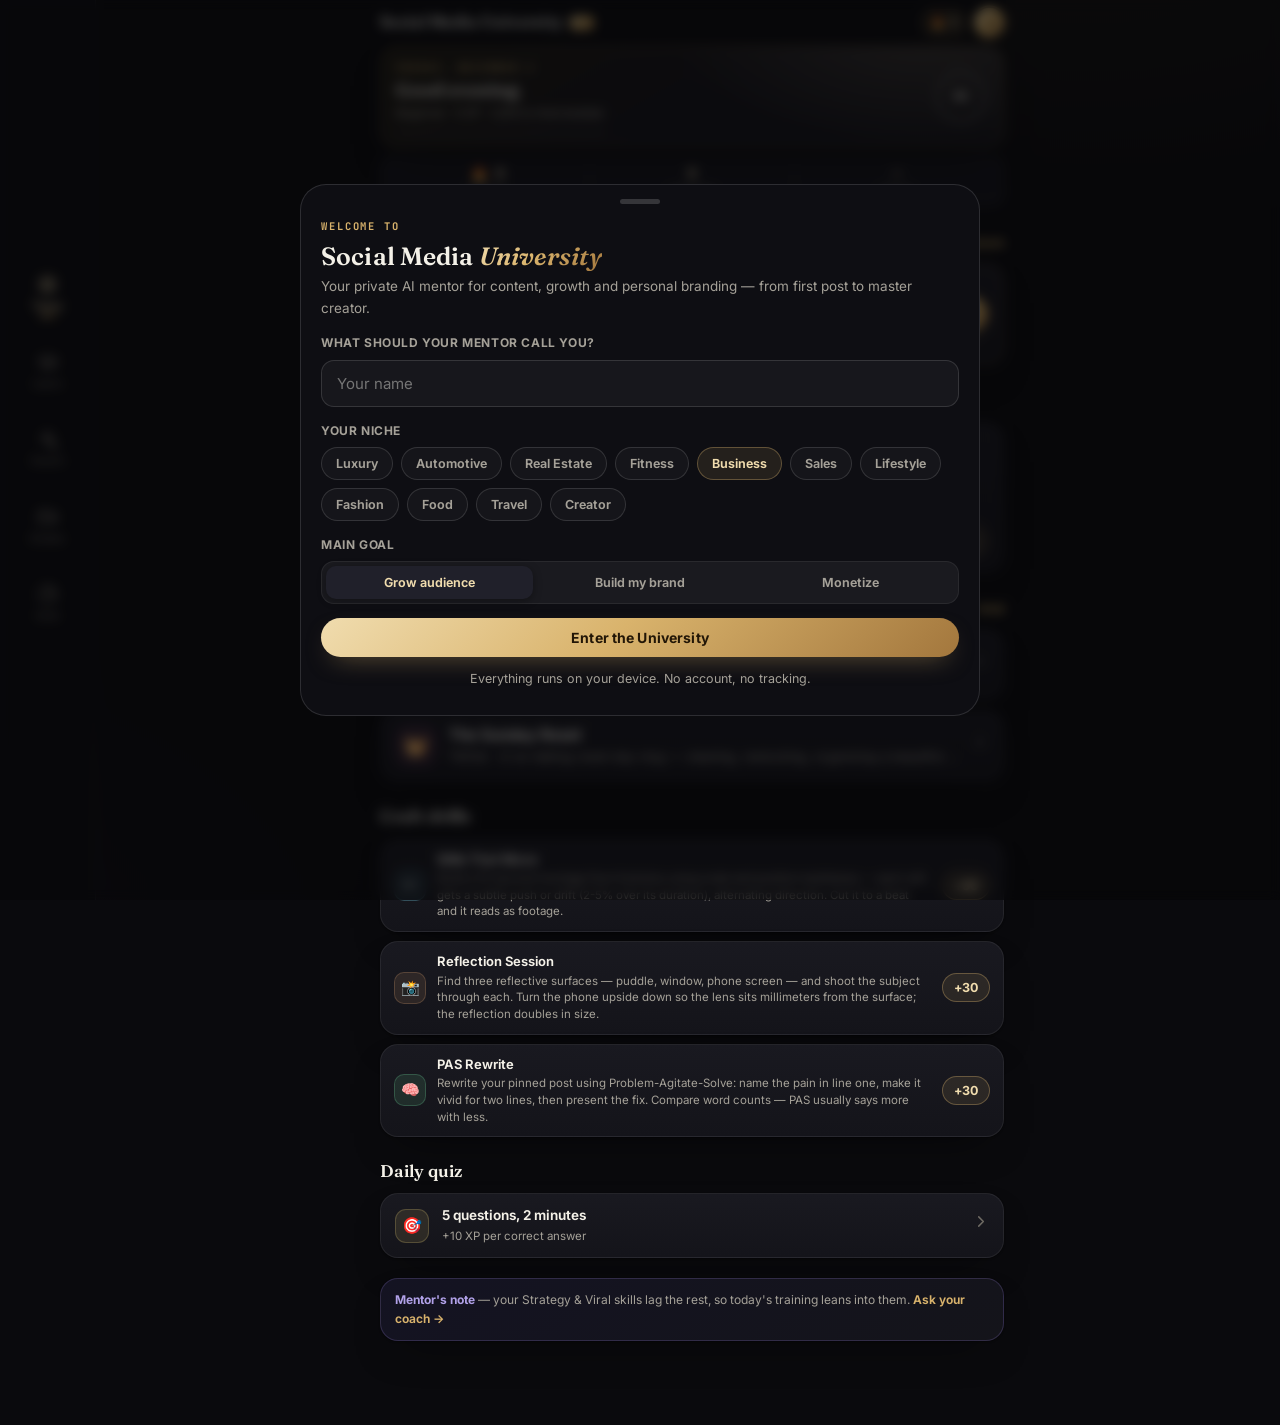
<file: social-media-university/index.html>
<!DOCTYPE html>
<html lang="en">
<head>
<meta charset="UTF-8">
<meta name="viewport" content="width=device-width, initial-scale=1.0, viewport-fit=cover">
<meta name="apple-mobile-web-app-capable" content="yes">
<meta name="apple-mobile-web-app-status-bar-style" content="black-translucent">
<meta name="apple-mobile-web-app-title" content="SMU AI">
<meta name="theme-color" content="#0a0a0d">
<meta name="description" content="Social Media University AI — your private AI mentor for content, growth and personal branding.">
<title>Social Media University AI</title>
<link rel="apple-touch-icon" href="apple-touch-icon.png">
<link rel="icon" type="image/png" href="favicon.png">
<link rel="manifest" href="manifest.webmanifest">
<link rel="preconnect" href="https://fonts.googleapis.com">
<link rel="preconnect" href="https://fonts.gstatic.com" crossorigin>
<link href="https://fonts.googleapis.com/css2?family=Fraunces:ital,opsz,wght@0,9..144,500;0,9..144,600;0,9..144,700;1,9..144,500;1,9..144,600&family=Inter:wght@400;500;600;700;800&family=JetBrains+Mono:wght@400;700;800&display=swap" rel="stylesheet">
<link rel="stylesheet" href="css/app.css">
</head>
<body>
<svg width="0" height="0" style="position:absolute" aria-hidden="true">
  <defs>
    <linearGradient id="goldGrad" x1="0" y1="0" x2="1" y2="1">
      <stop offset="0%" stop-color="#f0dcae"/>
      <stop offset="50%" stop-color="#d9b36c"/>
      <stop offset="100%" stop-color="#a3773d"/>
    </linearGradient>
  </defs>
</svg>

<div id="app">
  <header class="topbar" id="topbar"></header>
  <main id="view" class="view"></main>
</div>
<nav class="tabbar" id="tabbar" aria-label="Main navigation"></nav>

<!-- Content data -->
<script src="js/data/curriculum-strategy.js"></script>
<script src="js/data/curriculum-viral.js"></script>
<script src="js/data/curriculum-instagram.js"></script>
<script src="js/data/curriculum-tiktok.js"></script>
<script src="js/data/curriculum-youtube.js"></script>
<script src="js/data/curriculum-platforms.js"></script>
<script src="js/data/curriculum-photography.js"></script>
<script src="js/data/curriculum-cinematography.js"></script>
<script src="js/data/curriculum-editing.js"></script>
<script src="js/data/curriculum-marketing.js"></script>
<script src="js/data/curriculum-branding.js"></script>
<script src="js/data/viral.js"></script>
<script src="js/data/creators.js"></script>
<script src="js/data/trends.js"></script>
<script src="js/data/training.js"></script>
<script src="js/data/playbooks.js"></script>

<!-- Engine -->
<script src="js/core.js"></script>
<script src="js/ui.js"></script>
<script src="js/ai.js"></script>

<!-- Views -->
<script src="js/views/today.js"></script>
<script src="js/views/learn.js"></script>
<script src="js/views/coach.js"></script>
<script src="js/views/studio.js"></script>
<script src="js/views/intel.js"></script>
<script src="js/views/profile.js"></script>

<script src="js/app.js"></script>
</body>
</html>
</file>
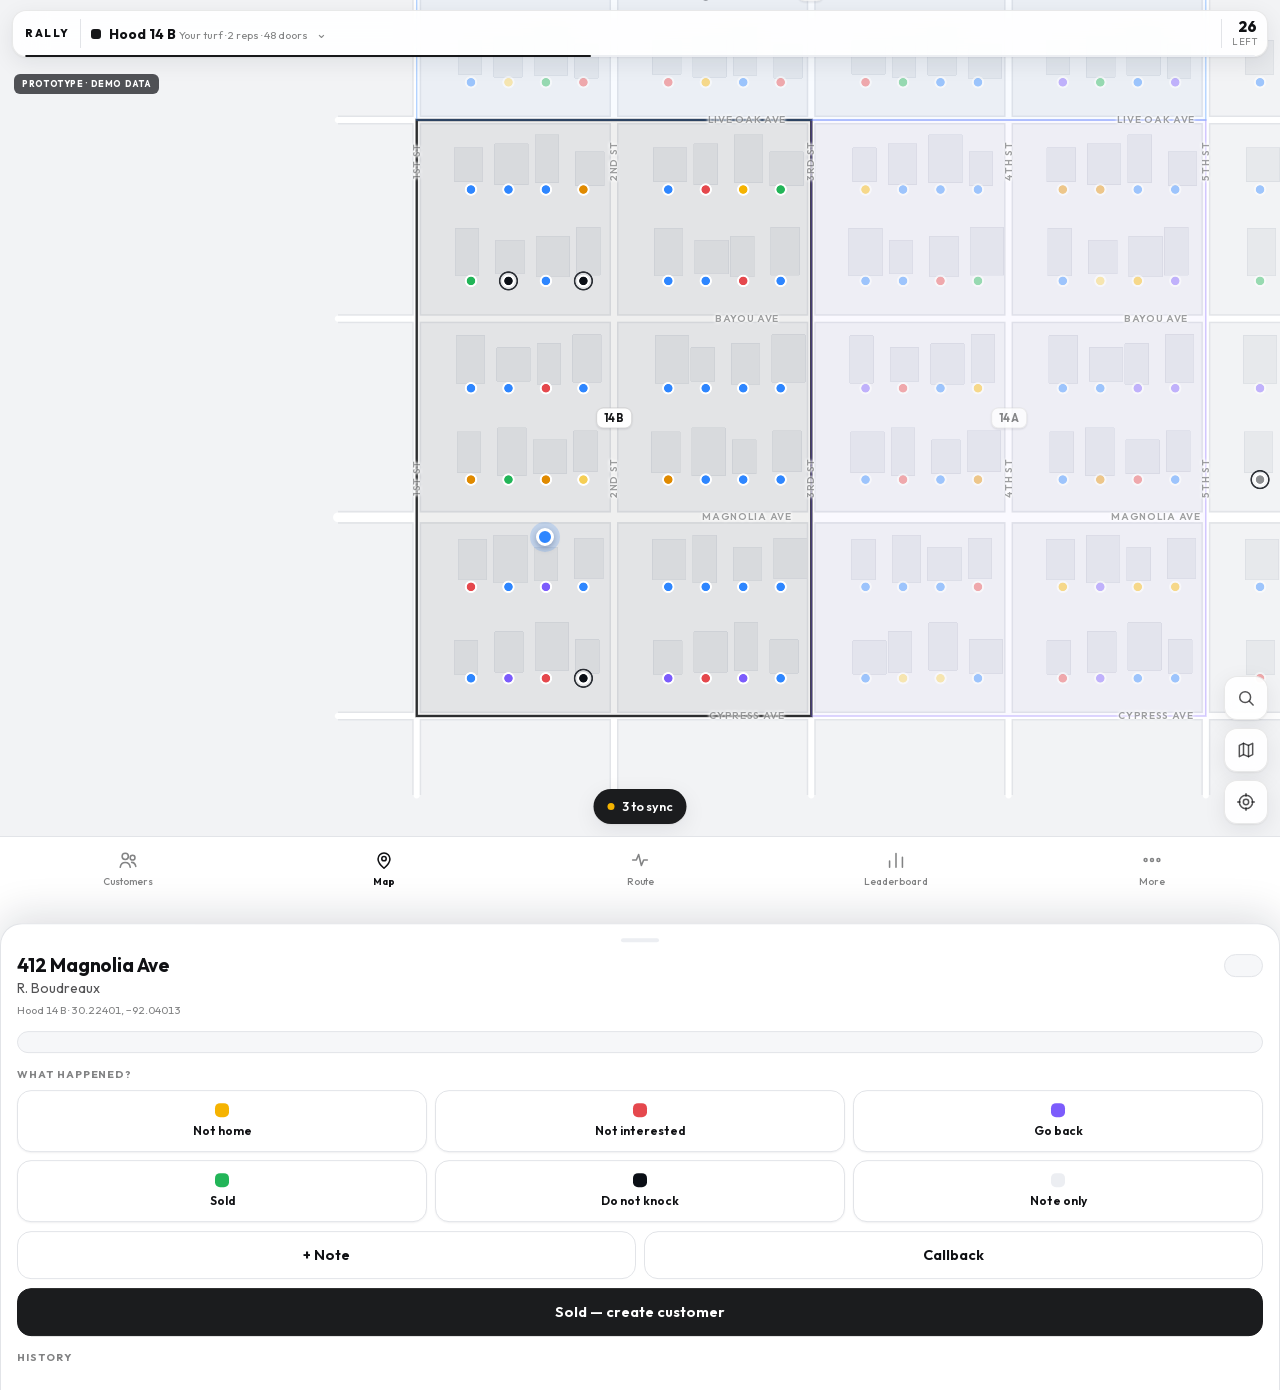
<file: prototypes/phase5/index.html>
<!doctype html><html lang="en"><head>
<meta charset="utf-8">
<meta name="viewport" content="width=device-width,initial-scale=1,viewport-fit=cover,maximum-scale=1">
<title>RALLY — Phase 5 map preview (PROTOTYPE)</title>
<link rel="stylesheet" href="../../rally/vendor/maplibre-gl.css">
<!-- Outfit embedded as a data URI: the prototype makes ZERO network
     requests at render time. Production loads the same family from the
     Google Fonts CDN; nothing about that is changed here. -->
<link rel="stylesheet" href="font.css">
<style>
:root{
  --bg:#FFFFFF; --s1:#FFFFFF; --s2:#F6F7F9; --s3:#ECEEF2;
  --line:#E2E4E8; --line-soft:rgba(16,17,20,.09);
  --accent:#17181A; --accent-btn:#1B1C1E;
  --sold:#22B558; --sold-ink:#15803D; --nothome:#F5B301; --nothome-ink:#8F6B00;
  --goback:#7C5CFC; --dnk:#0B0F16; --notint:#E5484D; --notint-ink:#BB2E33;
  --unworked:#2E86FF;
  --t1:#101114; --t2:rgba(16,17,20,.72); --t3:rgba(16,17,20,.52);
  --radius:16px; --radius-sm:12px; --tab-h:64px; --safe-b:env(safe-area-inset-bottom,0px);
  --glass:rgba(255,255,255,.92);
  --shadow:0 1px 2px rgba(16,24,40,.06),0 6px 22px rgba(16,24,40,.08);
  --ui:'Outfit','Helvetica Neue',Arial,sans-serif;
}
*{box-sizing:border-box;margin:0;padding:0;-webkit-tap-highlight-color:transparent}
html,body{height:100%}
body{background:var(--bg);color:var(--t1);font-family:var(--ui);font-size:15.5px;line-height:1.5;
  position:fixed;inset:0;overflow:hidden;-webkit-font-smoothing:antialiased}
button{font:inherit;color:inherit;background:none;border:none;cursor:pointer}
.num{font-variant-numeric:tabular-nums}

#map{position:absolute;inset:0;bottom:calc(var(--tab-h) + var(--safe-b))}
.maplibregl-ctrl-attrib,.maplibregl-ctrl-bottom-right{display:none!important}

/* ---------- TOP BAR: one row. brand + turf + progress ---------- */
.topbar{position:absolute;left:0;right:0;top:0;z-index:6;
  padding:calc(env(safe-area-inset-top,0px) + 10px) 12px 0;
  display:flex;gap:8px;align-items:flex-start;pointer-events:none}
.topbar>*{pointer-events:auto}
.turfbar{flex:1;min-width:0;display:flex;align-items:center;gap:10px;
  background:var(--glass);backdrop-filter:blur(16px);-webkit-backdrop-filter:blur(16px);
  border:1px solid var(--line-soft);border-radius:14px;padding:8px 10px 8px 12px;box-shadow:var(--shadow)}
.rmark{font-weight:800;letter-spacing:.14em;font-size:11px;color:var(--t1);flex:none;
  padding-right:10px;border-right:1px solid var(--line);align-self:stretch;display:flex;align-items:center}
.turfsel{flex:1;min-width:0;display:flex;align-items:center;gap:8px;text-align:left}
.turfsel .hdot{width:10px;height:10px;border-radius:3px;flex:none}
.turfsel .tt{min-width:0}
.turfsel .nm{font-weight:700;font-size:14px;line-height:1.15;white-space:nowrap;overflow:hidden;text-overflow:ellipsis}
.turfsel .sb{font-size:11px;color:var(--t3);white-space:nowrap;overflow:hidden;text-overflow:ellipsis}
.turfsel .cv{flex:none;color:var(--t3);font-size:13px}
.prog{flex:none;text-align:right;padding-left:10px;border-left:1px solid var(--line);align-self:stretch;
  display:flex;flex-direction:column;justify-content:center}
.prog .big{font-weight:800;font-size:15px;line-height:1}
.prog .lb{font-size:9.5px;color:var(--t3);letter-spacing:.04em;text-transform:uppercase}
.pbar{position:absolute;left:12px;right:12px;bottom:-1px;height:2px;border-radius:2px;background:var(--s3);overflow:hidden}
.pbar>i{display:block;height:100%;background:var(--accent);border-radius:2px}

/* ---------- RIGHT RAIL ---------- */
.rail{position:absolute;right:12px;z-index:6;display:flex;flex-direction:column;gap:8px;align-items:flex-end}
.fab{width:44px;height:44px;border-radius:13px;background:var(--glass);
  backdrop-filter:blur(16px);-webkit-backdrop-filter:blur(16px);border:1px solid var(--line-soft);
  display:flex;align-items:center;justify-content:center;color:var(--t2);box-shadow:var(--shadow)}
.fab svg{width:20px;height:20px;stroke:currentColor;fill:none;stroke-width:1.8;stroke-linecap:round;stroke-linejoin:round}
.fab:active{transform:scale(.94)}
.fab.on{background:var(--accent-btn);color:#fff;border-color:var(--accent-btn)}
.fab.wide{width:auto;padding:0 13px;gap:7px;font-size:13px;font-weight:600;color:var(--t1)}

/* ---------- STATUS PILL ---------- */
.statuspill{position:absolute;left:50%;transform:translateX(-50%);z-index:7;
  display:flex;align-items:center;gap:7px;background:var(--accent-btn);color:#fff;
  border-radius:999px;padding:8px 14px;font-size:12.5px;font-weight:600;box-shadow:var(--shadow)}
.statuspill .d{width:7px;height:7px;border-radius:50%;background:var(--nothome)}
.statuspill[hidden],.mgbar[hidden],.fab[hidden]{display:none}
.statuspill.bad{background:var(--notint)}
.statuspill.bad .d{background:#fff}

/* ---------- TAB BAR ---------- */
.tabbar{position:absolute;left:0;right:0;bottom:0;height:calc(var(--tab-h) + var(--safe-b));
  padding-bottom:var(--safe-b);background:rgba(255,255,255,.94);
  backdrop-filter:blur(18px);-webkit-backdrop-filter:blur(18px);
  border-top:1px solid var(--line);display:flex;z-index:20}
.tab{flex:1;display:flex;flex-direction:column;align-items:center;justify-content:center;gap:3px;
  font-size:10px;color:var(--t3);font-weight:500}
.tab svg{width:22px;height:22px;stroke:currentColor;fill:none;stroke-width:1.7;stroke-linecap:round;stroke-linejoin:round}
.tab.sel{color:var(--t1);font-weight:700}

/* ---------- SHEET ---------- */
/* The door sheet must never black out the map: the rep has to keep seeing
   where they are standing. The scrim is a tap-catcher first, a dim second. */
.scrim{position:absolute;inset:0;background:rgba(16,24,40,.06);z-index:80;opacity:0;pointer-events:none;transition:opacity .24s}
.scrim.on{opacity:1;pointer-events:auto}
.sheet{position:absolute;left:0;right:0;bottom:0;z-index:90;background:var(--s1);
  border:1px solid var(--line);border-bottom:none;border-radius:22px 22px 0 0;
  padding:10px 16px calc(16px + var(--safe-b));max-height:58%;overflow-y:auto;overscroll-behavior:contain;
  box-shadow:0 -8px 40px rgba(16,24,40,.14);
  transform:translateY(105%);transition:transform .28s cubic-bezier(.32,.72,.28,1)}
.sheet.open{transform:translateY(0)}
.note.lead{border-color:var(--line);background:var(--s2)}
.grab{width:38px;height:4px;border-radius:2px;background:var(--s3);margin:4px auto 12px}

/* door sheet */
.dh{display:flex;align-items:flex-start;gap:12px;margin-bottom:12px}
.dh .a{flex:1;min-width:0}
.dh .addr{font-size:19px;font-weight:700;letter-spacing:-.01em;line-height:1.2}
.dh .who{font-size:14px;color:var(--t2);margin-top:1px}
.dh .co{font-size:11px;color:var(--t3);margin-top:3px}
.badge{flex:none;display:inline-flex;align-items:center;gap:6px;border-radius:999px;
  padding:6px 11px;font-size:12px;font-weight:700;background:var(--s2);border:1px solid var(--line)}
.badge .sw{width:9px;height:9px;border-radius:3px}
.lastrow{display:flex;gap:8px;align-items:center;background:var(--s2);border:1px solid var(--line);
  border-radius:var(--radius-sm);padding:10px 12px;font-size:13px;color:var(--t2);margin-bottom:10px}
.lastrow b{color:var(--t1);font-weight:600}
.cbrow{display:flex;gap:9px;align-items:center;background:rgba(245,179,1,.10);
  border:1px solid rgba(245,179,1,.34);border-radius:var(--radius-sm);
  padding:10px 12px;font-size:13px;color:var(--nothome-ink);font-weight:600;margin-bottom:10px}
.dnkbanner{display:flex;gap:9px;align-items:flex-start;background:#111318;color:#fff;
  border-radius:var(--radius-sm);padding:11px 13px;font-size:13px;margin-bottom:10px;font-weight:600}
.dnkbanner span.i{flex:none;font-size:14px;line-height:1.3}
.cbrow .k{flex:none;width:7px;height:7px;border-radius:50%;background:var(--nothome)}
.sec{font-size:10.5px;font-weight:700;letter-spacing:.09em;text-transform:uppercase;color:var(--t3);margin:14px 0 8px}
.note{background:var(--s2);border:1px solid var(--line);border-radius:var(--radius-sm);
  padding:10px 12px;font-size:13.5px;color:var(--t2);margin-bottom:7px}
.note .m{display:block;font-size:11px;color:var(--t3);margin-top:4px}
.oc{display:grid;grid-template-columns:repeat(3,1fr);gap:8px}
.ocb{height:62px;border-radius:14px;border:1px solid var(--line);background:var(--s1);
  display:flex;flex-direction:column;align-items:center;justify-content:center;gap:5px;
  font-size:12px;font-weight:650;color:var(--t1);box-shadow:0 1px 2px rgba(16,24,40,.05)}
.ocb .sw{width:14px;height:14px;border-radius:5px}
.ocb:active{transform:scale(.97)}
.ocb.sel{border-color:var(--accent);box-shadow:0 0 0 2px var(--accent) inset}
.row2{display:flex;gap:8px;margin-top:9px}
.btn{flex:1;height:48px;border-radius:14px;font-size:14.5px;font-weight:650;
  display:flex;align-items:center;justify-content:center;gap:7px;border:1px solid var(--line);background:var(--s1)}
.btn.dark{background:var(--accent-btn);color:#fff;border-color:var(--accent-btn)}

/* leader */
.mgbar{position:absolute;left:12px;right:12px;bottom:calc(var(--tab-h) + var(--safe-b) + 12px);z-index:8;background:var(--glass);
  backdrop-filter:blur(16px);-webkit-backdrop-filter:blur(16px);
  border:1px solid var(--line-soft);border-radius:16px;box-shadow:var(--shadow);padding:9px}
.mgttl{display:flex;align-items:center;justify-content:space-between;padding:1px 4px 8px;
  font-size:10.5px;font-weight:700;letter-spacing:.09em;text-transform:uppercase;color:var(--t3)}
.mgttl .x{color:var(--t2);font-size:16px;letter-spacing:0}
.mgrid{display:grid;grid-template-columns:repeat(4,1fr);gap:7px}
.mgb{height:64px;border-radius:12px;border:1px solid var(--line);background:var(--s1);
  display:flex;flex-direction:column;align-items:center;justify-content:center;gap:5px;
  font-size:10.5px;font-weight:600;color:var(--t1);text-align:center;line-height:1.15;padding:0 3px}
.mgb svg{width:19px;height:19px;stroke:currentColor;fill:none;stroke-width:1.8;stroke-linecap:round;stroke-linejoin:round}
.mgb.on{background:var(--accent-btn);color:#fff;border-color:var(--accent-btn)}
.mgnote{font-size:11px;color:var(--t3);padding:8px 4px 1px;display:flex;gap:6px;align-items:flex-start}

.protobadge{position:absolute;left:14px;top:calc(env(safe-area-inset-top,0px) + 74px);
  z-index:9;background:rgba(17,19,24,.72);color:#fff;font-size:9px;font-weight:700;letter-spacing:.07em;
  text-transform:uppercase;padding:3px 8px;border-radius:6px}
@media (prefers-reduced-motion:reduce){*{transition:none!important;animation:none!important}}
</style></head><body>

<div id="map"></div>

<div class="topbar">
  <div class="turfbar">
    <div class="rmark">RALLY</div>
    <button class="turfsel" id="turfsel">
      <span class="hdot" id="hdot"></span>
      <span class="tt"><span class="nm" id="tnm">Hood 14 B</span>
        <span class="sb" id="tsb">Your turf · 2 reps</span></span>
      <span class="cv">⌄</span>
    </button>
    <div class="prog"><div class="big num" id="pleft">31</div><div class="lb">left</div></div>
    <div class="pbar"><i id="pfill" style="width:38%"></i></div>
  </div>
</div>

<div class="protobadge" id="pbadge">Prototype · demo data</div>

<div class="rail" id="rail">
  <button class="fab" id="f-search" aria-label="Search an address">
    <svg viewBox="0 0 24 24"><circle cx="11" cy="11" r="6.5"/><path d="M16 16l4.5 4.5"/></svg></button>
  <button class="fab" id="f-turf" aria-label="Back to my turf">
    <svg viewBox="0 0 24 24"><path d="M4 6.5 9 4l6 2.5L20 4v13.5L15 20l-6-2.5L4 20V6.5Z"/><path d="M9 4v13.5M15 6.5V20"/></svg></button>
  <button class="fab" id="f-loc" aria-label="Center on me">
    <svg viewBox="0 0 24 24"><circle cx="12" cy="12" r="3.2"/><path d="M12 2v3M12 19v3M2 12h3M19 12h3"/><circle cx="12" cy="12" r="8"/></svg></button>
  <button class="fab" id="f-manage" aria-label="Manage turf" hidden>
    <svg viewBox="0 0 24 24"><path d="M12 15a3 3 0 1 0 0-6 3 3 0 0 0 0 6Z"/><path d="M19.4 15a1.6 1.6 0 0 0 .3 1.8l.1.1a2 2 0 1 1-2.8 2.8l-.1-.1a1.6 1.6 0 0 0-1.8-.3 1.6 1.6 0 0 0-1 1.5V21a2 2 0 1 1-4 0v-.1A1.6 1.6 0 0 0 9 19.4a1.6 1.6 0 0 0-1.8.3l-.1.1a2 2 0 1 1-2.8-2.8l.1-.1a1.6 1.6 0 0 0 .3-1.8 1.6 1.6 0 0 0-1.5-1H3a2 2 0 1 1 0-4h.1A1.6 1.6 0 0 0 4.6 9a1.6 1.6 0 0 0-.3-1.8l-.1-.1a2 2 0 1 1 2.8-2.8l.1.1a1.6 1.6 0 0 0 1.8.3H9a1.6 1.6 0 0 0 1-1.5V3a2 2 0 1 1 4 0v.1a1.6 1.6 0 0 0 1 1.5 1.6 1.6 0 0 0 1.8-.3l.1-.1a2 2 0 1 1 2.8 2.8l-.1.1a1.6 1.6 0 0 0-.3 1.8V9a1.6 1.6 0 0 0 1.5 1H21a2 2 0 1 1 0 4h-.1a1.6 1.6 0 0 0-1.5 1Z"/></svg></button>
</div>

<button class="statuspill" id="spill" hidden><span class="d"></span><span id="spilltx"></span></button>

<div class="mgbar" id="mgbar" hidden>
  <div class="mgttl"><span>Manage turf · Hood 14 B</span><span class="x" id="mgclose">✕</span></div>
  <div class="mgrid">
    <button class="mgb on"><svg viewBox="0 0 24 24"><path d="M4 20h16"/><path d="M6 16 16.5 5.5a2.1 2.1 0 0 1 3 3L9 19l-4 1 1-4Z"/></svg>Trace</button>
    <button class="mgb"><svg viewBox="0 0 24 24"><circle cx="6" cy="7" r="2"/><circle cx="18" cy="7" r="2"/><circle cx="18" cy="18" r="2"/><circle cx="6" cy="18" r="2"/><path d="M8 7h8M18 9v7M16 18H8M6 16V9"/></svg>Corners</button>
    <button class="mgb"><svg viewBox="0 0 24 24"><path d="M12 3v18M3 12h18"/><circle cx="12" cy="12" r="8.5"/></svg>Split</button>
    <button class="mgb"><svg viewBox="0 0 24 24"><path d="M16 11V7a4 4 0 0 0-8 0v4"/><rect x="5" y="11" width="14" height="9" rx="2"/></svg>Assign</button>
  </div>
  <div class="mgnote"><span>⚠︎</span><span id="mgnote">Snapping to Hood 14 A's edge — <b>tap to accept</b>. The server refuses any overlap above 1.0 m²; nothing is repaired silently.</span></div>
</div>

<div class="tabbar">
  <button class="tab"><svg viewBox="0 0 24 24"><circle cx="9" cy="8" r="3.4"/><path d="M3.5 20c.6-3.4 2.8-5.2 5.5-5.2s4.9 1.8 5.5 5.2"/><circle cx="17" cy="9.5" r="2.6"/><path d="M16 14.6c2.4.1 4 1.7 4.5 4.4"/></svg>Customers</button>
  <button class="tab sel"><svg viewBox="0 0 24 24"><path d="M12 21s-6.5-5.6-6.5-10.2a6.5 6.5 0 1 1 13 0C18.5 15.4 12 21 12 21Z"/><circle cx="12" cy="10.5" r="2.4"/></svg>Map</button>
  <button class="tab"><svg viewBox="0 0 24 24"><path d="M4 12h4l2.5-6 3 12 2.5-6h4"/></svg>Route</button>
  <button class="tab"><svg viewBox="0 0 24 24"><path d="M5 20v-7M12 20V5M19 20v-11"/></svg>Leaderboard</button>
  <button class="tab"><svg viewBox="0 0 24 24"><circle cx="5" cy="12" r="1.6"/><circle cx="12" cy="12" r="1.6"/><circle cx="19" cy="12" r="1.6"/></svg>More</button>
</div>

<div class="scrim" id="scrim"></div>
<div class="sheet" id="door">
  <div class="grab"></div>
  <div id="dnkslot"></div>
  <div class="dh">
    <div class="a">
      <div class="addr" id="d-addr">412 Magnolia Ave</div>
      <div class="who" id="d-who">R. Boudreaux</div>
      <div class="co num" id="d-co">Hood 14 B · 30.22401, −92.04013</div>
    </div>
    <span class="badge" id="d-badge"><span class="sw"></span><span></span></span>
  </div>
  <div class="lastrow" id="d-last"></div>
  <div id="d-cbslot"></div>
  <!-- the last note earns its place above the outcome buttons: it is the
       single most useful thing a rep reads before they knock -->
  <div id="d-noteslot"></div>
  <div class="sec">What happened?</div>
  <div class="oc">
    <button class="ocb" data-d="nothome"><span class="sw" style="background:var(--nothome)"></span>Not home</button>
    <button class="ocb" data-d="notint"><span class="sw" style="background:var(--notint)"></span>Not interested</button>
    <button class="ocb" data-d="goback"><span class="sw" style="background:var(--goback)"></span>Go back</button>
    <button class="ocb" data-d="sold"><span class="sw" style="background:var(--sold)"></span>Sold</button>
    <button class="ocb" data-d="dnk"><span class="sw" style="background:var(--dnk)"></span>Do not knock</button>
    <button class="ocb" data-d="note"><span class="sw" style="background:var(--s3)"></span>Note only</button>
  </div>
  <div class="row2">
    <button class="btn" id="d-note">+ Note</button>
    <button class="btn" id="d-cb">Callback</button>
  </div>
  <div class="row2"><button class="btn dark" id="d-sold">Sold — create customer</button></div>
  <div class="sec">History</div>
  <div id="d-hist"></div>
</div>

<script src="../../rally/vendor/maplibre-gl.js"></script>
<script src="data.js"></script>
<script src="app.js"></script>
</body></html>
</file>
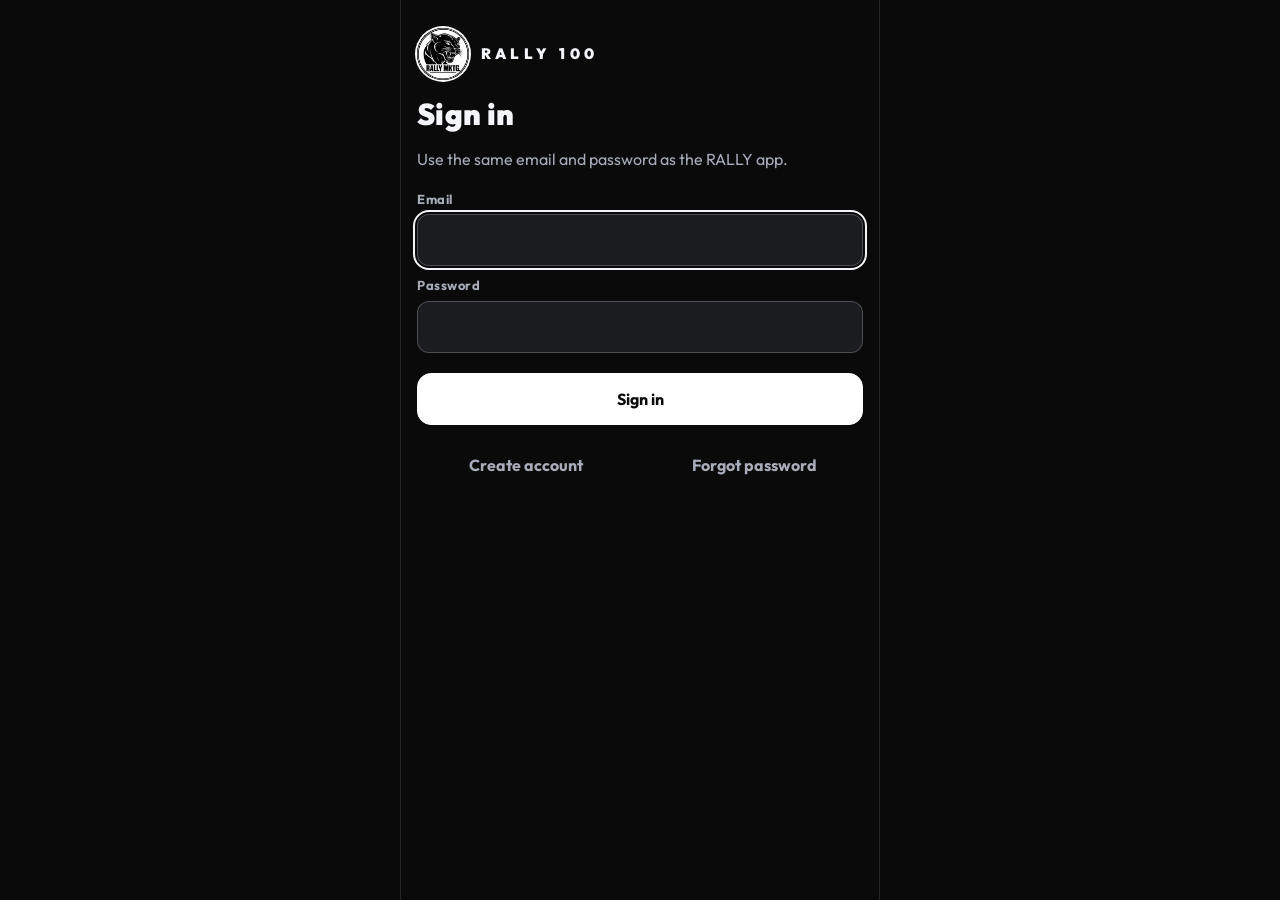
<file: rally-100/app/index.html>
<!doctype html>
<html lang="en">
<head>
<meta charset="utf-8">
<meta name="viewport" content="width=device-width, initial-scale=1, viewport-fit=cover">
<title>RALLY 100</title>
<meta name="description" content="Build your 100 list with RALLY MKTG.">
<meta name="theme-color" content="#0A0A0B">
<meta name="apple-mobile-web-app-capable" content="yes">
<meta name="mobile-web-app-capable" content="yes">
<meta name="apple-mobile-web-app-status-bar-style" content="black">
<meta name="apple-mobile-web-app-title" content="RALLY 100">
<link rel="manifest" href="manifest.webmanifest">
<link rel="icon" type="image/png" href="img/favicon.png">
<link rel="apple-touch-icon" href="img/apple-touch-icon.png">
<link rel="preconnect" href="https://fonts.googleapis.com">
<link rel="preconnect" href="https://fonts.gstatic.com" crossorigin>
<link rel="stylesheet" href="https://fonts.googleapis.com/css2?family=Outfit:wght@400;500;600;700;800;900&display=swap">
<link rel="stylesheet" href="css/app.css?v=1.0.1">
<link rel="stylesheet" href="css/rep.css?v=1.0.1">
<link rel="stylesheet" href="css/lead.css?v=1.0.1">
</head>
<body>
<div class="app" id="app"><div class="center"><div class="spinner" aria-label="Loading"></div></div></div>
<div class="toasts" id="toasts" aria-live="polite"></div>
<noscript><p style="padding:24px;color:#fff;background:#0A0A0B">RALLY 100 needs JavaScript turned on.</p></noscript>
<script src="js/config.js?v=1.0.1"></script>
<script src="js/cloud.js?v=1.0.1"></script>
<script src="js/core.js?v=1.0.1"></script>
<script src="js/rep.js?v=1.0.1"></script>
<script src="js/lead.js?v=1.0.1"></script>
<script src="js/owner.js?v=1.0.1"></script>
<script src="js/main.js?v=1.0.1"></script>
</body>
</html>
</file>
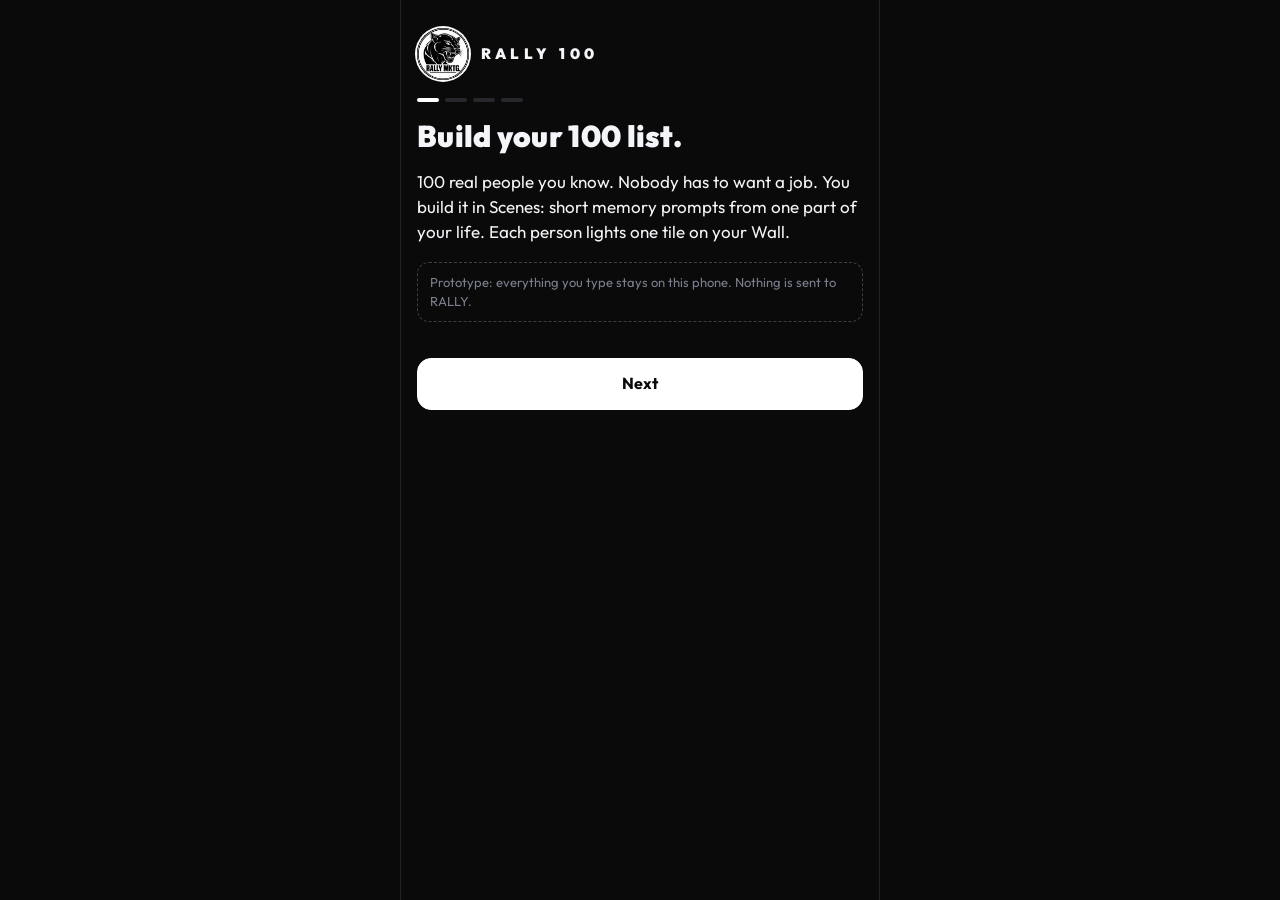
<file: rally-100/prototype/index.html>
<!doctype html>
<html lang="en">
<head>
<meta charset="utf-8">
<meta name="viewport" content="width=device-width, initial-scale=1, viewport-fit=cover">
<title>RALLY 100 Prototype</title>
<meta name="claude:viewport-fit-sides" content="cover">
<link rel="preconnect" href="https://fonts.googleapis.com">
<link rel="preconnect" href="https://fonts.gstatic.com" crossorigin>
<link rel="stylesheet" href="https://fonts.googleapis.com/css2?family=Outfit:wght@400;500;600;700;800;900&display=swap">
<style>
/* RALLY 100 rep prototype. Layout: one phone-width column on a black field; RALLY black, white and gray, with RALLY green (#22B558, the Sold green of the RALLY sales app) used only for wins. */
:root{
  --bg:#0A0A0B; --surface:#131416; --surface2:#1B1C1F; --surface3:#26282C;
  --line:rgba(255,255,255,.10); --line2:rgba(255,255,255,.22);
  --fg:#F4F5F8; --muted:#A7ACB8; --dim:#7A7F8C;
  --green:#22B558; --green-ink:#5BD98A; --green-soft:rgba(34,181,88,.16);
  --draft:#3A3C40; --alert:#F5B301;
  --ui:'Outfit','Helvetica Neue',Arial,sans-serif;
  --r:16px;
  color-scheme:dark;
}
*{box-sizing:border-box}
html,body{height:100%}
html{background:var(--bg)}
body{margin:0;background:var(--bg);color:var(--fg);font-family:var(--ui);font-size:16px;line-height:1.45;-webkit-text-size-adjust:100%;-webkit-tap-highlight-color:transparent}
body::before{content:"";position:fixed;inset:0 0 auto;height:env(safe-area-inset-top,0px);z-index:30;background:var(--bg)}
button,input,textarea{font:inherit;color:inherit}
button{cursor:pointer}
:focus-visible{outline:2px solid var(--fg);outline-offset:2px}
.sr{position:absolute;width:1px;height:1px;overflow:hidden;clip:rect(0 0 0 0);white-space:nowrap}
.app{max-width:480px;margin:0 auto;min-height:100%;position:relative}
.screen{padding-left:max(16px,env(safe-area-inset-left,0px));padding-right:max(16px,env(safe-area-inset-right,0px));padding-block:14px calc(110px + env(safe-area-inset-bottom,0px));display:flex;flex-direction:column;gap:16px}
.screen.home{gap:12px}
.screen.nonav{padding-block-end:calc(40px + env(safe-area-inset-bottom,0px))}
h1,h2,h3{margin:0;text-wrap:balance}
h1{font-weight:900;font-size:30px;line-height:1.08;letter-spacing:.01em}
h2{font-weight:800;font-size:20px;line-height:1.2}
p{margin:0}
.muted{color:var(--muted)}
.dim{color:var(--dim)}
.small{font-size:13px}
.caps{font-size:12px;letter-spacing:.12em;text-transform:uppercase;font-weight:700;color:var(--muted)}

/* top bar */
.top{position:sticky;top:env(safe-area-inset-top,0px);z-index:20;background:rgba(10,10,11,.94);border-bottom:1px solid var(--line)}
.top-in{display:flex;align-items:center;justify-content:space-between;gap:12px;padding-block:10px;padding-left:max(16px,env(safe-area-inset-left,0px));padding-right:max(16px,env(safe-area-inset-right,0px))}
.brand{display:flex;align-items:center;gap:10px;min-width:0}
.mark{width:28px;height:28px;border-radius:50%;box-shadow:0 0 0 1.5px #fff;flex:none;object-fit:cover}
.wm{font-weight:900;letter-spacing:.3em;font-size:15px;white-space:nowrap}
.pill{border:1px solid var(--line2);background:transparent;border-radius:999px;padding:0 12px;font-size:11px;letter-spacing:.12em;text-transform:uppercase;font-weight:700;color:var(--muted);min-height:36px}

/* level line */
.lv{display:flex;flex-direction:column;gap:6px}
.lv-t{font-size:13px;color:var(--muted)}
.lv-t b{color:var(--fg);font-weight:700}
.xpbar{height:4px;background:var(--surface3);border-radius:4px;overflow:hidden}
.xpbar i{display:block;height:100%;background:#fff;border-radius:4px}

/* wall */
.wall{position:relative;display:grid;grid-template-columns:repeat(10,minmax(0,1fr));gap:4px;padding:10px;width:min(100%,max(200px,calc(100vh - 380px)));align-self:center;border:1px solid var(--line);border-radius:var(--r);background:var(--surface);cursor:pointer}
.wall.frame{border-color:var(--green)}
.wall.dotgrid{background-image:radial-gradient(rgba(34,181,88,.24) 1px,transparent 1.3px);background-size:11px 11px}
.wall .stamp10{position:absolute;left:-9px;top:-9px;width:28px;height:28px;border-radius:50%;box-shadow:0 0 0 2px var(--green);object-fit:cover}
.t{aspect-ratio:1;border-radius:6px;border:1px solid rgba(255,255,255,.14);position:relative;overflow:hidden}
.t.draft{background:var(--draft);border-color:var(--draft)}
.t.held{background:repeating-linear-gradient(45deg,#44464c 0 3px,#24262A 3px 6px);border-color:#55575d}
.t.done{background:var(--green);border-color:var(--green)}
.t.ms::after{content:"";position:absolute;right:3px;top:3px;width:4px;height:4px;border-radius:50%;background:rgba(255,255,255,.35)}
.t.ms-next{border-color:rgba(255,255,255,.75)}
.t.ms-next::after{background:#fff}
.t.sweep{background:var(--draft)}
.t.sweep::before{content:"";position:absolute;inset:0;background:var(--green);transform-origin:left;animation:sweep .2s ease-out both}
.t.popin{animation:popin .2s ease-out}
@keyframes sweep{from{transform:scaleX(0)}to{transform:scaleX(1)}}
@keyframes popin{from{transform:scale(.6);opacity:.2}to{transform:scale(1);opacity:1}}
.wall-legend{display:flex;flex-wrap:wrap;gap:6px 14px;font-size:12px;color:var(--muted)}
.wall-legend span{display:inline-flex;align-items:center;gap:6px}
.sw{width:10px;height:10px;border-radius:3px;display:inline-block;border:1px solid rgba(255,255,255,.2)}
.sw.done{background:var(--green);border-color:var(--green)}
.sw.draft{background:var(--draft);border-color:var(--draft)}
.sw.held{background:repeating-linear-gradient(45deg,#44464c 0 2px,#24262A 2px 4px)}

/* counter */
.big{display:flex;align-items:baseline;gap:6px;flex-wrap:wrap}
.big b{font-size:56px;font-weight:900;line-height:1;font-variant-numeric:tabular-nums}
.big span{color:var(--muted);font-weight:600}
.labels{font-size:14px;margin-top:6px}
.sub{font-size:14px;color:var(--muted);margin-top:2px}

/* buttons */
.btn{display:flex;align-items:center;justify-content:center;gap:8px;width:100%;min-height:52px;border-radius:14px;border:1px solid var(--line2);background:transparent;font-weight:700;font-size:16px;padding:0 18px;text-align:center}
.btn.primary{background:#fff;color:#0A0A0B;border-color:#fff}
.btn.primary[aria-disabled="true"]{opacity:.35}
.btn.ghost{border-color:transparent;color:var(--muted);min-height:44px}
.btn.danger{color:#ff8a8a;border-color:rgba(255,138,138,.35)}
.btn.sm{min-height:44px;font-size:15px;border-radius:12px}
.row{display:flex;gap:10px}
.row>*{flex:1;min-width:0}
.link{background:none;border:0;padding:0 2px;color:var(--fg);text-decoration:underline;text-underline-offset:3px;font-weight:600;min-height:44px}
.pulse{animation:pulse 1s ease-in-out 1}
@keyframes pulse{50%{box-shadow:0 0 0 6px rgba(255,255,255,.12)}}

/* cards and chips */
.card{background:var(--surface);border:1px solid var(--line);border-radius:var(--r);padding:16px;display:flex;flex-direction:column;gap:10px}
.card.flat{background:transparent}
.chip{display:inline-flex;align-items:center;gap:6px;border-radius:999px;padding:4px 10px;font-size:12px;font-weight:700;letter-spacing:.04em;border:1px solid var(--line2);color:var(--muted);white-space:nowrap}
.chip.win{border-color:var(--green);color:var(--green-ink)}
.chip.draft{background:var(--draft);border-color:var(--draft);color:var(--fg)}
.chip.held{border-style:dashed}
.dot{width:8px;height:8px;border-radius:50%;background:var(--green);display:inline-block}
.chips{display:flex;flex-wrap:wrap;gap:8px}
.chips.scroll{flex-wrap:nowrap;overflow-x:auto;padding-bottom:4px;scrollbar-width:none}
.chips.scroll::-webkit-scrollbar{display:none}
.cbtn{border:1px solid var(--line2);background:var(--surface2);border-radius:999px;padding:0 14px;min-height:40px;font-size:14px;font-weight:600;white-space:nowrap}
.cbtn.on{background:#fff;color:#0A0A0B;border-color:#fff}

/* strip and rewards */
.strip{border:1px solid var(--line);border-radius:var(--r);padding:14px 16px;background:var(--surface2);display:flex;gap:12px;align-items:flex-start;font-size:15px}
.strip.win{border-color:var(--green)}
.stamp{width:44px;height:44px;border-radius:50%;box-shadow:0 0 0 2.5px var(--green);flex:none;object-fit:cover}
.rw-row{display:flex;flex-direction:column;gap:8px;border-top:1px solid var(--line);padding-top:12px}
.rw-row:first-of-type{border-top:0;padding-top:0}
.checks{display:flex;flex-direction:column;gap:6px;font-size:14px}
.checks div{display:flex;gap:10px;align-items:center}
.ck{width:20px;height:20px;border-radius:50%;border:1.5px solid var(--line2);display:inline-flex;align-items:center;justify-content:center;flex:none}
.ck.on{background:var(--green);border-color:var(--green)}
.ck svg{width:12px;height:12px}
.totals{font-size:14px;color:var(--muted)}

/* nav */
.nav{position:fixed;left:0;right:0;bottom:0;z-index:25;background:var(--bg);border-top:1px solid var(--line);padding-bottom:env(safe-area-inset-bottom,0px)}
.nav-in{max-width:480px;margin:0 auto;display:grid;grid-template-columns:repeat(4,1fr);padding-left:max(8px,env(safe-area-inset-left,0px));padding-right:max(8px,env(safe-area-inset-right,0px))}
.nav button{background:none;border:0;min-height:60px;display:flex;flex-direction:column;align-items:center;justify-content:center;gap:3px;font-size:11px;letter-spacing:.08em;text-transform:uppercase;font-weight:700;color:var(--dim)}
.nav button.on{color:#fff}
.nav svg{width:22px;height:22px}

/* scenes */
.scene-card{text-align:left;width:100%;background:var(--surface);border:1px solid var(--line);border-radius:var(--r);padding:16px;display:flex;flex-direction:column;gap:6px}
.scene-card .nm{font-weight:800;font-size:18px}
.scene-card.sm{padding:12px 14px}
.scene-card.sm .nm{font-size:16px}
.scene-card.locked{opacity:.5}
.scene-card .ft{font-size:12px;color:var(--dim)}
.cleared{color:var(--green-ink);font-weight:700}
.pin-card{border-color:var(--line2);background:var(--surface2)}

/* sprint */
.sp-top{display:flex;align-items:center;justify-content:space-between;gap:10px}
.sp-count{font-weight:700;font-variant-numeric:tabular-nums}
.sp-line{font-size:20px;line-height:1.3;font-weight:600}
.miniwall{display:flex;flex-wrap:wrap;gap:4px;min-height:22px}
.miniwall .t{width:18px;height:18px;aspect-ratio:auto;border-radius:4px}
.sp-form{display:flex;gap:8px}
.sp-form input{flex:1;min-width:0;min-height:56px;border-radius:14px;border:1px solid var(--line2);background:var(--surface2);padding:0 16px;font-size:18px}
.sp-form .btn{width:auto;flex:none;min-width:84px}
.flash{box-shadow:0 0 0 2px var(--green) inset}
.savedcheck{color:var(--green-ink);font-weight:700;font-size:14px;min-height:20px}
.pinned{border:1px solid #fff;border-radius:12px;padding:10px 12px;display:flex;justify-content:space-between;gap:10px;align-items:center;font-weight:600}
.cue{border:1px dashed var(--line2);border-radius:12px;padding:12px;display:flex;flex-direction:column;gap:10px;font-size:15px}
.lastnames{display:flex;gap:6px;flex-wrap:wrap;font-size:13px;color:var(--muted)}
.endsheet{border:1px solid var(--line2);border-radius:var(--r);background:var(--surface2);padding:16px;display:flex;flex-direction:column;gap:10px}

/* forms */
.field{display:flex;flex-direction:column;gap:6px}
.field label{font-size:13px;font-weight:700;letter-spacing:.04em;color:var(--muted)}
.field input,.field textarea{min-height:52px;border-radius:12px;border:1px solid var(--line2);background:var(--surface2);padding:12px 14px;font-size:17px;width:100%}
.field textarea{min-height:84px;resize:vertical}
.field.missing input{border-color:#fff}
.field .err{font-size:13px;color:var(--alert);min-height:0}
.hand{display:flex;gap:8px;align-items:center}
.hand span{font-weight:700;color:var(--muted)}
.collapsed{font-size:14px;color:var(--muted);border-top:1px solid var(--line);padding-top:10px}
.banner{border:1px solid var(--alert);border-radius:12px;padding:12px;display:flex;flex-direction:column;gap:10px;font-size:15px}
.share{font-size:13px;color:var(--dim)}

/* network */
.search{min-height:48px;border-radius:12px;border:1px solid var(--line2);background:var(--surface2);padding:0 14px;font-size:16px;width:100%}
.ncard{width:100%;text-align:left;background:var(--surface);border:1px solid var(--line);border-radius:14px;padding:12px 14px;display:flex;flex-direction:column;gap:6px}
.ncard .top-row{display:flex;justify-content:space-between;gap:10px;align-items:center}
.ncard .nm{font-weight:700;font-size:16px;min-width:0;overflow:hidden;text-overflow:ellipsis;white-space:nowrap}

/* overlays */
.overlay{position:fixed;inset:0;z-index:60;display:flex;align-items:center;justify-content:center;background:rgba(0,0,0,.74);padding:24px}
.cele{background:var(--surface);border:1px solid var(--green);border-radius:22px;padding:26px 22px;text-align:center;max-width:340px;width:100%;display:flex;flex-direction:column;align-items:center;gap:10px;animation:celein .25s ease-out}
.cele img{width:84px;height:84px;border-radius:50%;box-shadow:0 0 0 3px var(--green);object-fit:cover;animation:stampin .35s ease-out}
.cele .ct{font-weight:900;font-size:24px}
.cele .tap{font-size:12px;color:var(--dim)}
.bigcheck{width:64px;height:64px;border-radius:50%;background:var(--green);display:flex;align-items:center;justify-content:center}
.bigcheck svg{width:34px;height:34px}
@keyframes celein{from{transform:translateY(8px);opacity:0}to{transform:none;opacity:1}}
@keyframes stampin{from{transform:scale(1.5);opacity:0}to{transform:scale(1);opacity:1}}
.sheet-wrap{position:fixed;inset:0;z-index:55;background:rgba(0,0,0,.62);display:flex;align-items:flex-end;justify-content:center}
.sheet{width:100%;max-width:480px;max-height:88%;overflow:auto;background:var(--surface);border-radius:22px 22px 0 0;border:1px solid var(--line);padding-top:18px;padding-bottom:calc(18px + env(safe-area-inset-bottom,0px));padding-left:max(16px,env(safe-area-inset-left,0px));padding-right:max(16px,env(safe-area-inset-right,0px));display:flex;flex-direction:column;gap:12px}
.toasts{position:fixed;left:0;right:0;top:calc(env(safe-area-inset-top,0px) + 64px);z-index:70;display:flex;flex-direction:column;align-items:center;gap:6px;pointer-events:none}
.toast{background:var(--surface2);border:1px solid var(--line2);border-radius:999px;padding:8px 14px;font-weight:700;font-size:14px;animation:celein .2s ease-out}
.toast.win{border-color:var(--green);color:var(--green-ink)}
.shake{animation:shake .3s ease-in-out}
@keyframes shake{25%{transform:translateX(-6px)}75%{transform:translateX(6px)}}

/* onboarding */
.ob{min-height:100%;display:flex;flex-direction:column;gap:18px;padding-left:max(16px,env(safe-area-inset-left,0px));padding-right:max(16px,env(safe-area-inset-right,0px));padding-block:28px calc(28px + env(safe-area-inset-bottom,0px))}
.ob .hero{display:flex;align-items:center;gap:12px}
.ob .hero img{width:52px;height:52px;border-radius:50%;box-shadow:0 0 0 2px #fff;object-fit:cover}
.dots{display:flex;gap:6px}
.dots i{width:22px;height:4px;border-radius:4px;background:var(--surface3)}
.dots i.on{background:#fff}
.lines{display:flex;flex-direction:column;gap:10px;font-size:17px}
.lines div{border-left:2px solid var(--line2);padding-left:12px}
.ackrow{display:flex;gap:12px;align-items:flex-start;border:1px solid var(--line2);border-radius:14px;padding:14px;font-size:15px;cursor:pointer}
.ackrow input{width:22px;height:22px;margin:2px 0 0;accent-color:#fff;flex:none}
.proto-note{font-size:13px;color:var(--dim);border:1px dashed var(--line2);border-radius:12px;padding:10px 12px}

/* congrats */
.cg{display:flex;flex-direction:column;align-items:center;text-align:center;gap:16px}
.cg-wall{display:grid;grid-template-columns:repeat(10,1fr);gap:3px;width:100%;max-width:300px}
.cg-wall i{aspect-ratio:1;border-radius:4px;background:var(--green);animation:ripple .35s ease-out both}
@keyframes ripple{from{transform:scale(.4);opacity:.2}to{transform:scale(1);opacity:1}}
.cg img{width:112px;height:112px;border-radius:50%;box-shadow:0 0 0 3px var(--green);object-fit:cover;margin-top:-56px;animation:stampin .4s ease-out .5s both}
.ruled{display:flex;align-items:center;gap:12px;width:100%;font-weight:800;letter-spacing:.3em;font-size:15px}
.ruled::before,.ruled::after{content:"";flex:1;height:1px;background:var(--line2)}
.cg .msg{font-size:20px;font-weight:700;line-height:1.35}
.facts{width:100%;text-align:left;font-size:15px}
.facts div{display:flex;justify-content:space-between;gap:12px;border-top:1px solid var(--line);padding:10px 0}

@media (prefers-reduced-motion: reduce){*{animation:none!important;transition:none!important}}
html.rm *{animation:none!important;transition:none!important}
@media (min-width:700px){.app{border-left:1px solid var(--line);border-right:1px solid var(--line)}}
</style>
</head>
<body>
<div class="app" id="app"></div>
<div class="toasts" id="toasts" aria-live="polite"></div>
<script>
(function(){
'use strict';
var PANTHER='[data-uri]';
var KEY='rally100_proto_v1';
var LEVELS=[['Rookie',0],['Scout',150],['Connector',400],['Operator',800],['Prowler',1300],['Apex',2000]];
var MS=[10,25,50,75,100];
var MS_XP={10:50,25:100,50:200,75:300,100:500};
var MS_TEXT={
  10:['On the board','10/100. On the board. First row lit.'],
  25:['First quarter','25 lit. Keep the run going.'],
  50:['Half Wall','Half your Wall is lit. 50 to go. The $100 completion reward is for the full 100, no halfway cash.'],
  75:['Home stretch','25 to go.']
};
var PLATFORMS=['Instagram','Snapchat','TikTok','Facebook','X','LinkedIn','Discord','Other'];
var TAGS=['School','Sports','Work','Gym','Neighborhood','Family','Group chat','Hobbies/Clubs/Community','Lost touch','Other'];
var SCENES=[
 {id:'phone',name:'Phone Sweep',line:"Flip to your Phone app: Recents, then Contacts A to Z. Then your Instagram followers. Come back and type everyone you'd text back. The timer waits.",cues:['Your Recents, top to bottom.','Your pinned chats and favorites.'],chains:["Who's on your Snapchat best friends?","Which TikTok mutuals do you actually know?"],clears:5,tag:'Other',leave:true},
 {id:'chats',name:'Group Chats',line:"Scroll your group chats oldest to newest. Who's in each one? The timer waits while you look.",cues:['The chat with the funny name.','The one that went quiet.'],chains:["Who's in a dead chat you never left?","Who's in your Discord servers or Instagram group DMs?"],clears:5,tag:'Group chat',leave:true},
 {id:'shift',name:'Same Shift',line:"Clock in. Slow part of the shift. Who's on with you?",cues:['The schedule on the break room wall.','Who always swapped shifts with you.'],chains:['Who trained you on day one?','Who was on with you at your last job?'],clears:3,tag:'Work'},
 {id:'lunch',name:'The Lunch Table',line:"Cafeteria, junior year. Find your table. Who's there? Now the next table.",cues:['Who saved you a seat.','The table next to yours.'],chains:['Who was in your homeroom?','Who did you ride to school with?'],clears:3,tag:'School'},
 {id:'bus',name:'Team Bus',line:"After an away game, speaker on. Who's in the seats around you?",cues:['The back row.','Who controlled the music.'],chains:['Who was on the team the year before you?','Who was on your club or travel team?'],clears:3,tag:'Sports'},
 {id:'gym',name:'The Gym',line:"The rack you always use. Who's there at the same time?",cues:['Your usual time slot.','Who you spot, and who spots you.'],chains:['Who do you play pickup, rec league or jiu-jitsu with?','Which trainers or front-desk people know your name?'],clears:3,tag:'Gym'},
 {id:'street',name:'Home Street',line:'Stand in front of the house you grew up in. Look left, right, across.',cues:['The house with the hoop.','Who walked to the bus stop with you.'],chains:['Who did you bike with?','Who are your neighbors now?'],clears:3,tag:'Neighborhood'},
 {id:'lost',name:'Lost Touch',line:"Who were you tight with two years ago and haven't texted since? Picture where you two used to hang out.",cues:['Old photos on your camera roll.','The friend group before this one.'],chains:['Who did they hang out with?','Who would you text if you ran into them?'],clears:3,tag:'Lost touch'},
 {id:'family',name:'Family Table',line:'Last big family gathering. Go around the table.',cues:["The kids' table.",'Who always shows up late.'],chains:["Who are your parents' friends' kids?","Who are your siblings' friends?"],clears:3,tag:'Family'},
 {id:'clubs',name:'Clubs, Church, Community',line:'Youth group, band, robotics, scouts, volunteer shifts. Who was in the room?',cues:['The sign-in sheet.','The trip you all went on.'],chains:['Who ran it?','Who was in your carpool?'],clears:3,tag:'Hobbies/Clubs/Community'},
 {id:'roommates',name:'Roommates',line:'Dorm, apartment, barracks, mission companion, anyone you lived with. Who was down the hall?',cues:['The shared kitchen.','Move-in day.'],chains:["Who was always over but didn't live there?",'Who shared a lease or a Wi-Fi password with you?'],clears:3,tag:'Other',note:'Skip it if this one isn’t you.'},
 {id:'bignight',name:'The Big Night',line:"Last party, wedding, concert, trip. Who did you go with? Who's in the photos?",cues:['The group photo.','Who drove.'],chains:['Who posted the photos?','Who did you leave with?'],clears:3,tag:'Other'},
 {id:'plusone',name:'Plus-One Chain',line:'Pick someone already on your Wall. Who did they always bring?',cues:[],chains:['Who introduced you to them?','Who else was always with them?'],clears:3,tag:null,unlock:20},
 {id:'mutual',name:'Mutual Friends',line:'Three people already on your Wall. Who were they always with?',cues:[],chains:['Who do these three have in common?','Who was in the same photos as them?'],clears:3,tag:null,unlock:20}
];
var BADGES=[['reader','Scene Reader','3 Scenes cleared'],['sprinter','Sprinter','10 names in one Sprint'],['chain','Chain Reaction','5 chain hits in one Scene'],['sweep','Clean Sweep','20 drafts finished in one Sweep'],['full','Full Wall','100 contacts complete']];
var CHECK_NAMES=['Meeting completed','Commitment confirmed','Agreement signed','Start date and travel plans confirmed'];

/* ---------- state ---------- */
function fresh(){return {v:1,ack:false,entries:[],nextId:1,xp:0,xpKeys:{},ms:{},cos:{},scenes:{},lastScene:null,firstSprint:true,reward:{status:'progress',readyAt:null,approvedAt:null,paidAt:null},referrals:[],badges:{},rm:false,sample:false,levelName:'Rookie'};}
function load(){try{var raw=localStorage.getItem(KEY);if(raw){var s=JSON.parse(raw);if(s&&s.v===1){var f=fresh();for(var k in f){if(!(k in s))s[k]=f[k];}return s;}}}catch(e){}return fresh();}
function save(){try{localStorage.setItem(KEY,JSON.stringify(st));}catch(e){}}
var st=load();

/* ---------- helpers ---------- */
function esc(s){return String(s==null?'':s).replace(/[&<>"']/g,function(c){return {'&':'&amp;','<':'&lt;','>':'&gt;','"':'&quot;',"'":'&#39;'}[c];});}
function normPhone(s){var d=String(s||'').replace(/\D/g,'');if(d.length===11&&d[0]==='1')d=d.slice(1);return d;}
function phoneOk(d){return /^\d{10}$/.test(d||'');}
function fmtPhone(d){return phoneOk(d)?'('+d.slice(0,3)+') '+d.slice(3,6)+'-'+d.slice(6):d;}
function normHandle(s){return String(s||'').trim().toLowerCase().replace(/^https?:\/\/(www\.)?[^\/]+\//,'').replace(/^@/,'').replace(/[\/?#].*$/,'');}
function fmtDate(ts){try{return new Date(ts).toLocaleDateString('en-US',{month:'short',day:'numeric'});}catch(e){return '';}}
function byId(id){for(var i=0;i<st.entries.length;i++){if(st.entries[i].id===id)return st.entries[i];}return null;}
function sceneById(id){for(var i=0;i<SCENES.length;i++){if(SCENES[i].id===id)return SCENES[i];}return null;}
function fullName(e){return (e.first+(e.last?' '+e.last:'')).trim();}
function missing(e){var m=[];if(!e.last)m.push('Last name');if(!phoneOk(e.phone))m.push('Phone');if(!e.handle||!e.platform||(e.platform==='Other'&&!e.otherApp))m.push('Social handle');return m;}
function isComplete(e){return !!e.first&&missing(e).length===0;}
function counted(e){return !e.removed&&!e.heldOf&&isComplete(e);}
function live(){return st.entries.filter(function(e){return !e.removed;});}
function count(){return st.entries.filter(counted).length;}
function drafts(){return st.entries.filter(function(e){return !e.removed&&!e.heldOf&&!isComplete(e);});}
function heldList(){return st.entries.filter(function(e){return !e.removed&&e.heldOf;});}
function personKey(e){return e.xpKey||('p:'+e.phone);}
function handleKey(e){return e.handle&&e.platform?e.platform+':'+(e.platform==='Other'?String(e.otherApp||'').toLowerCase()+':':'')+normHandle(e.handle):null;}
function level(){var cur=LEVELS[0],nxt=LEVELS[1];for(var i=0;i<LEVELS.length;i++){if(st.xp>=LEVELS[i][1]){cur=LEVELS[i];nxt=LEVELS[i+1]||null;}}return {name:cur[0],min:cur[1],next:nxt};}
function sceneStats(sid){var es=live().filter(function(e){return e.scene===sid;});var lit=es.filter(counted).length;var dr=es.filter(function(e){return !e.heldOf&&!isComplete(e);}).length;return {names:es.length,lit:lit,drafts:dr};}
function nextMs(c){for(var i=0;i<MS.length;i++){if(MS[i]>c)return MS[i];}return null;}
function plural(n,w,ws){return n+' '+(n===1?w:(ws||w+'s'));}
var ICON={
 home:'<svg viewBox="0 0 24 24" fill="none" stroke="currentColor" stroke-width="1.8"><rect x="3" y="3" width="7.5" height="7.5" rx="1.5"/><rect x="13.5" y="3" width="7.5" height="7.5" rx="1.5"/><rect x="3" y="13.5" width="7.5" height="7.5" rx="1.5"/><rect x="13.5" y="13.5" width="7.5" height="7.5" rx="1.5"/></svg>',
 scenes:'<svg viewBox="0 0 24 24" fill="none" stroke="currentColor" stroke-width="1.8"><circle cx="12" cy="12" r="8.5"/><path d="M15.5 8.5l-2 5-5 2 2-5z"/></svg>',
 network:'<svg viewBox="0 0 24 24" fill="none" stroke="currentColor" stroke-width="1.8"><circle cx="9" cy="8" r="3.5"/><path d="M2.5 20c.8-3.6 3.4-5.5 6.5-5.5s5.7 1.9 6.5 5.5"/><circle cx="17.5" cy="9" r="2.6"/><path d="M17 14.6c2.3.2 4 1.8 4.6 4.6"/></svg>',
 rewards:'<svg viewBox="0 0 24 24" fill="none" stroke="currentColor" stroke-width="1.8"><circle cx="12" cy="9" r="5.5"/><path d="M8.6 13.5L7 21l5-2.6 5 2.6-1.6-7.5"/></svg>',
 check:'<svg viewBox="0 0 24 24" fill="none" stroke="#0A0A0B" stroke-width="3.2" stroke-linecap="round" stroke-linejoin="round"><path d="M5 12.5l4.5 4.5L19 7.5"/></svg>'
};

/* ---------- rendering ---------- */
var app=document.getElementById('app');
var view={name:st.ack?'home':'onboarding',p:{step:0}};
var fx={done:{},drafted:{}};
var after={};
function go(name,p){stopSprint();view={name:name,p:p||{}};render();try{window.scrollTo(0,0);}catch(e){}}
function render(){document.documentElement.classList.toggle('rm',!!st.rm);app.innerHTML=(SCREENS[view.name]||SCREENS.home)(view.p);if(after[view.name])after[view.name](view.p);fx={done:{},drafted:{}};}
function topbar(){return '<header class="top"><div class="top-in"><div class="brand"><img class="mark" src="'+PANTHER+'" alt="RALLY MKTG panther" width="28" height="28"><span class="wm">RALLY 100</span></div><button class="pill" data-a="proto" aria-label="Open prototype controls">Prototype</button></div></header>';}
function nav(active){var items=[['home','Home'],['scenes','Scenes'],['network','Network'],['rewards','Rewards']];return '<nav class="nav" aria-label="Main"><div class="nav-in">'+items.map(function(it){var on=it[0]===active;return '<button data-a="tab" data-k="'+it[0]+'" class="'+(on?'on':'')+'"'+(on?' aria-current="page"':'')+'>'+ICON[it[0]]+'<span>'+it[1]+'</span></button>';}).join('')+'</div></nav>';}
function stampImg(cls){return '<img class="'+(cls||'stamp')+'" src="'+PANTHER+'" alt="RALLY panther stamp">';}

function wallHTML(){
  var c=count();
  var done=st.entries.filter(counted).sort(function(a,b){return a.completedAt-b.completedAt;});
  var held=heldList(), dr=drafts().sort(function(a,b){return a.created-b.created;});
  var order=done.map(function(e){return ['done',e];}).concat(held.map(function(e){return ['held',e];}),dr.map(function(e){return ['draft',e];})).slice(0,100);
  var nm=nextMs(c),cells=[];
  for(var i=0;i<100;i++){
    var o=order[i],cls='t';
    if(o){cls+=' '+o[0];if(o[0]==='done'&&fx.done[o[1].id])cls+=' sweep';if(o[0]==='draft'&&fx.drafted[o[1].id])cls+=' popin';}
    else{if(i===9||i===24||i===49||i===74)cls+=' ms';if(nm&&i===nm-1)cls+=' ms-next';}
    cells.push('<div class="'+cls+'"></div>');
  }
  var wcls='wall'+(st.cos[25]?' frame':'')+(st.cos[50]?' dotgrid':'');
  return '<div class="'+wcls+'" data-a="wall" role="img" aria-label="Your Wall: '+Math.min(c,100)+' of 100 tiles lit">'+(st.cos[10]?'<img class="stamp10" src="'+PANTHER+'" alt="">':'')+cells.join('')+'</div>';
}
function legendHTML(){return '<div class="wall-legend" aria-hidden="true"><span><i class="sw done"></i>Complete, counts</span><span><i class="sw draft"></i>Draft, doesn’t count yet</span><span><i class="sw held"></i>Check: possible duplicate</span></div>';}
function subline(c,ds){
  if(st.reward.status==='ready'&&c<100)return c+'/100. List reward: Ready for review, on hold until you’re back at 100. Nothing was lost.';
  if(c>=100)return 'Wall complete.';
  if(c===0&&!ds.length)return 'Your Wall is dark. Enter a Scene: a short memory prompt from one part of your life.';
  if(c===99)return '99/100, 1 more to complete your list.';
  if(c>=75)return (100-c)+' to go.'+(ds.length?' Finish your '+plural(ds.length,'draft')+' and you’re at '+Math.min(100,c+ds.length)+'.':'');
  var one=ds.filter(function(e){return missing(e).length===1;}).length,nm=nextMs(c),parts=[];
  if(one)parts.push(one+(one===1?' draft is':' drafts are')+' one field away');
  parts.push((nm-c)+' more until your next milestone ('+nm+')');
  return parts.join(' | ');
}
function nextAction(){
  var c=count(),ds=drafts();
  if(c>=100&&st.reward.status==='ready')return {label:'Show your leader',a:'congrats'};
  if(c>=100)return {label:'Introduce someone',a:'intro-stub'};
  var one=ds.filter(function(e){return missing(e).length===1;}).length,nm=nextMs(c);
  if(ds.length>=3||(one>0&&c+one>=nm)){var mins=Math.max(1,Math.round(ds.length*20/60));return {label:'Finish '+plural(ds.length,'draft')+' ('+mins+' min)',a:'sweep-all'};}
  if(st.lastScene&&sceneStats(st.lastScene).names<5){var sc=sceneById(st.lastScene);return {label:'Continue: '+sc.name,a:'scene-open',sid:sc.id};}
  return {label:'Enter a Scene',a:'tab',k:'scenes'};
}
function stripHTML(){
  var c=count(),r=st.reward;
  if(r.status==='paid')return '<div class="strip win">'+stampImg()+'<div><b>List reward: $100.</b> Pay issued '+fmtDate(r.paidAt)+'.</div></div>';
  if(r.status==='approved')return '<div class="strip win">'+stampImg()+'<div><b>List reward: $100 · Pending pay.</b> Nothing needed from you. RALLY pays you directly and marks it Pay issued here.</div></div>';
  if(r.status==='ready'&&c>=100)return '<div class="strip win"><div><b>100/100 complete.</b> Congratulations! Show this to your leader and walk through your list and signed friends together to confirm your prize!</div></div>';
  if(r.status==='ready')return '<div class="strip"><div>'+c+'/100. List reward: Ready for review, on hold until you’re back at 100. Nothing was lost.</div></div>';
  return '<div class="strip" data-a="tab" data-k="rewards"><div><div>List reward: In progress.</div><div class="muted">Complete your 100 list to qualify for the $100 completion reward.</div></div></div>';
}
function incentivesHTML(){return '<section class="card flat"><div class="caps">Incentives</div><p class="muted">Incentives from RALLY show up here, each with a picture, name and prize.</p></section>';}
function badgesHTML(){return '<section class="card flat"><div class="caps">Badges · game only, never cash</div><div class="chips">'+BADGES.map(function(b){var on=!!st.badges[b[0]];return '<span class="chip'+(on?' win':'')+'" title="'+esc(b[2])+'">'+esc(b[1])+'</span>';}).join('')+'</div></section>';}

var SCREENS={};

/* onboarding */
SCREENS.onboarding=function(p){
  var step=p.step||0,dots='<div class="dots" aria-label="Card '+(step+1)+' of 4">'+[0,1,2,3].map(function(i){return '<i class="'+(i===step?'on':'')+'"></i>';}).join('')+'</div>';
  var hero='<div class="hero"><img src="'+PANTHER+'" alt="RALLY MKTG panther"><span class="wm">RALLY 100</span></div>';
  var body='';
  if(step===0)body='<h1>Build your 100 list.</h1><p class="lines"><span>100 real people you know. Nobody has to want a job. You build it in Scenes: short memory prompts from one part of your life. Each person lights one tile on your Wall.</span></p><p class="proto-note">Prototype: everything you type stays on this phone. Nothing is sent to RALLY.</p>';
  if(step===1)body='<h1>Your rewards</h1><div class="lines"><div>Finish all 100: $100. One time.</div><div>Each friend you introduce who gets all four checks: $100. Each friend counts once.</div><div>The four checks: Meeting completed, Commitment confirmed, Agreement signed, Start date and travel plans confirmed (where travel applies).</div><div>When you finish, you and your leader walk through your list and signed friends together. Your leader approves your prize, then RALLY records it as paid.</div></div>';
  if(step===2)body='<h1>What counts</h1><div class="lines"><div>A contact counts with all four: first name, last name, one social handle with the app named, phone number.</div><div>Save names first, add details later. Drafts are kept but don’t count.</div></div>';
  if(step===3)body='<h1>Who sees your contacts</h1><p class="lines"><span>Every contact you save, including drafts, is visible to your leader and the RALLY recruiting team the moment you save it, not at 100. The RALLY recruiting team may contact people you introduce. Other reps never see your list.</span></p><label class="ackrow" id="ackRow"><input type="checkbox" id="ackBox"'+(p.ack?' checked':'')+'><span>I understand my contacts are shared with the RALLY recruiting team.</span></label><p class="small muted" id="ackHint"></p><p class="proto-note">In this prototype nothing leaves your phone. In the real app, this is how sharing works.</p>';
  var btns=step<3?'<div class="row">'+(step>0?'<button class="btn" data-a="ob-back">Back</button>':'')+'<button class="btn primary" data-a="ob-next">Next</button></div>':'<div class="row"><button class="btn" data-a="ob-back">Back</button><button class="btn primary" data-a="ob-go" id="obGo" aria-disabled="'+(p.ack?'false':'true')+'">Light the Wall</button></div>';
  return '<main class="ob">'+hero+dots+body+'<div style="flex:1"></div>'+btns+'</main>';
};
after.onboarding=function(p){var b=document.getElementById('ackBox');if(b)b.addEventListener('change',function(){p.ack=b.checked;var g=document.getElementById('obGo');if(g)g.setAttribute('aria-disabled',b.checked?'false':'true');var h=document.getElementById('ackHint');if(h)h.textContent='';});};

/* home */
SCREENS.home=function(){
  var c=count(),ds=drafts(),hd=heldList(),lv=level(),na=nextAction();
  var span=lv.next?lv.next[1]-lv.min:1,pct=lv.next?Math.round((st.xp-lv.min)/span*100):100;
  var labels=Math.min(c,100)+' lit'+(ds.length?' | '+plural(ds.length,'draft'):'')+(hd.length?' | '+hd.length+' to check':'');
  var over=c>100?'<p class="small muted">Overflow +'+(c-100)+'. Extra contacts help you make more introductions. The list reward is one-time.</p>':'';
  var ret='';
  if(st.lastScene&&c<100){var s=sceneStats(st.lastScene),sc=sceneById(st.lastScene);ret='<p class="small muted">Last scene: '+esc(sc.name)+'. '+s.lit+' lit, '+plural(s.drafts,'draft')+' left. Pick up where you left off.</p>';}
  var naAttr='data-a="'+na.a+'"'+(na.sid?' data-sid="'+na.sid+'"':'')+(na.k?' data-k="'+na.k+'"':'');
  var lvl='<div class="lv"><div class="lv-t"><b>'+lv.name+'</b> \u00b7 '+st.xp+' XP'+(lv.next?' \u00b7 '+(lv.next[1]-st.xp)+' to '+lv.next[0]:'')+'</div><div class="xpbar"><i style="width:'+pct+'%"></i></div></div>';
  return topbar()+'<main class="screen home">'+
   wallHTML()+
   '<div><div class="big"><b>'+Math.min(c,100)+'</b><span>/100 contacts complete</span></div><div class="labels">'+labels+(st.sample?' <span class="chip" style="margin-left:4px">Sample data</span>':'')+'</div><div class="sub">'+esc(subline(c,ds))+'</div>'+over+'</div>'+
   '<button class="btn primary" '+naAttr+'>'+esc(na.label)+'</button>'+ret+lvl+legendHTML()+
   stripHTML()+incentivesHTML()+badgesHTML()+
  '</main>'+nav('home');
};

/* scenes */
SCREENS.scenes=function(){
  var c=count(),ds=drafts();
  var pinned=ds.length>=5?'<button class="scene-card pin-card" data-a="sweep-all"><span class="nm">Light the Drafts</span><span class="muted">'+ds.length+' drafts, most missing one field. Knock them out.</span></button>':'';
  function card(sc,small){
    var s=sceneStats(sc.id),locked=sc.unlock&&c<sc.unlock;
    var stat=locked?'Unlocks at '+sc.unlock+' complete contacts':(s.names?s.lit+' lit · '+plural(s.drafts,'draft'):'not started');
    var cleared=st.scenes[sc.id]&&st.scenes[sc.id].cleared?' · <span class="cleared">Cleared</span>':'';
    return '<button class="scene-card'+(small?' sm':'')+(locked?' locked':'')+'" data-a="'+(locked?'locked':'scene-open')+'" data-sid="'+sc.id+'"><span class="nm">'+esc(sc.name)+' <span class="dim small">· '+stat+'</span>'+cleared+'</span>'+(small?'':'<span class="muted">'+esc(sc.line)+'</span>')+'<span class="ft">'+sc.clears+' names clears this scene. No limit.'+(sc.note?' '+esc(sc.note):'')+'</span></button>';
  }
  return topbar()+'<main class="screen"><div><h1>Scenes</h1><p class="muted">Pick a scene. Skip any that aren’t you.</p><p class="small dim">'+Math.min(c,100)+'/100 · '+plural(ds.length,'draft')+'</p></div>'+pinned+
   SCENES.slice(0,3).map(function(s){return card(s,false);}).join('')+'<div class="caps">All scenes</div>'+SCENES.slice(3).map(function(s){return card(s,true);}).join('')+'</main>'+nav('scenes');
};

/* drop-in */
SCREENS.dropin=function(p){
  var sc=sceneById(p.sid),first=st.firstSprint;
  var b1='<button class="btn primary" data-a="sprint-start" data-sid="'+sc.id+'">Start a 60-second Sprint</button>',b2='<button class="btn" data-a="sprint-free" data-sid="'+sc.id+'">Just add names</button>';
  if(sc.leave){b1='<button class="btn primary" data-a="sprint-free" data-sid="'+sc.id+'">Just add names</button>';b2='<button class="btn" data-a="sprint-start" data-sid="'+sc.id+'">Start a 60-second Sprint</button>';}
  var extra='';
  if(sc.id==='plusone'||sc.id==='mutual'){var lit=st.entries.filter(counted).slice(-12),picks=sc.id==='mutual'?lit.slice(0,3):lit.slice(0,6);extra='<div class="chips">'+picks.map(function(e){return '<span class="chip">'+esc(fullName(e))+'</span>';}).join('')+'</div>';}
  return '<main class="screen nonav"><div class="sp-top"><button class="link" data-a="tab" data-k="scenes">Scenes</button><span></span></div><h1>'+esc(sc.name)+'</h1><p class="sp-line">'+esc(sc.line)+'</p>'+extra+
   (sc.cues.length?'<div class="lines muted">'+sc.cues.map(function(q){return '<div>'+esc(q)+'</div>';}).join('')+'</div>':'')+
   (first?'<p class="muted">Say first names as fast as they come. Nothing is graded, nothing is final. You can stop any time.</p>':'')+
   b1+b2+'</main>';
};

/* sprint */
var sp=null;
function startSprint(sid,mode){go('sprint',{sid:sid,mode:mode});}
function stopSprint(){if(sp&&sp.timer){clearInterval(sp.timer);sp.timer=null;}if(sp&&sp.idle){clearTimeout(sp.idle);}}
SCREENS.sprint=function(p){
  var sc=sceneById(p.sid);
  return '<main class="screen nonav"><div class="sp-top"><span class="sp-count" id="spCount"></span><button class="link" data-a="sp-done">Done</button></div>'+
   '<p class="sp-line" id="spLine">'+esc(sc.line)+'</p><div class="miniwall" id="miniWall" aria-hidden="true"></div><div class="lastnames" id="lastNames"></div>'+
   '<div id="pinned"></div><div id="cueBox"></div><div class="chips scroll" id="chainChips"></div>'+
   '<form class="sp-form" id="spForm" autocomplete="off"><label class="sr" for="spInput">First name</label><input id="spInput" placeholder="First name (nickname ok)" autocomplete="off" autocapitalize="words" enterkeyhint="done"><button class="btn primary" type="submit">Add</button></form>'+
   '<div class="savedcheck" id="spSaved" aria-live="polite"></div><p class="small muted" id="spHint">Just names. Details later.</p>'+
   '<button class="btn ghost" data-a="sp-dead" id="deadBtn">Dead end? Get a cue</button><div id="spSheet"></div></main>';
};
after.sprint=function(p){
  var sc=sceneById(p.sid);
  sp={sid:p.sid,mode:p.mode,left:p.mode==='timed'?60:null,names:[],timer:null,pinned:null,rung:0,chainHits:0,paused:false,idle:null,ended:false};
  st.lastScene=p.sid;if(!st.scenes[p.sid])st.scenes[p.sid]={cleared:false,chainHits:0};save();
  var input=document.getElementById('spInput');
  document.getElementById('spForm').addEventListener('submit',function(ev){ev.preventDefault();addSprintName(input.value);input.value='';input.focus();});
  spUpdate();spChips(null);armIdle();
  if(sp.mode==='timed'){sp.timer=setInterval(tick,1000);}
  try{input.focus();}catch(e){}
};
function tick(){if(!sp||sp.paused)return;if(sp.left>0){sp.left--;spUpdate();}if(sp.left===0&&!sp.ended){sp.ended=true;clearInterval(sp.timer);sp.timer=null;showEndSheet();}}
function spUpdate(){
  if(!sp)return;var sc=sceneById(sp.sid),el=document.getElementById('spCount');if(!el)return;
  var t=sp.left==null?'':' · '+Math.floor(sp.left/60)+':'+String(sp.left%60).padStart(2,'0');
  el.textContent=sc.name+' · '+plural(sp.names.length,'name')+t;
  var mw=document.getElementById('miniWall');
  mw.innerHTML=live().filter(function(e){return e.scene===sp.sid;}).slice(-30).map(function(e){return '<div class="t '+(counted(e)?'done':(e.heldOf?'held':'draft'))+(fx.drafted[e.id]?' popin':'')+'"></div>';}).join('');
  fx.drafted={};
  document.getElementById('lastNames').innerHTML=sp.names.slice(-3).map(function(n){return '<span class="chip">'+esc(n)+'</span>';}).join('');
}
function nameChips(n,sid){
  var m={shift:['Who was on shift with '+n+'?','Who covered for '+n+'?'],lunch:['Who sat next to '+n+'?','Who did '+n+' always come with?'],bus:['Who sat next to '+n+'?','Who rode home with '+n+'?'],gym:['Who trains with '+n+'?','Who did '+n+' bring along?'],family:['Who did '+n+' bring?','Who sat next to '+n+'?']};
  var base=m[sid]||['Who was always with '+n+'?','Who did '+n+' always bring?'];
  return base.concat([n+'’s sibling or cousin?']);
}
function spChips(n){
  var box=document.getElementById('chainChips');if(!box)return;var sc=sceneById(sp.sid);
  var list=n?nameChips(n,sp.sid):sc.chains.slice();
  box.innerHTML=list.map(function(q){return '<button class="cbtn" data-a="sp-chip" data-q="'+esc(q)+'">'+esc(q)+'</button>';}).join('');
}
function renderPinned(){var b=document.getElementById('pinned');if(!b)return;b.innerHTML=sp.pinned?'<div class="pinned"><span>'+esc(sp.pinned)+'</span><button class="link" data-a="sp-unpin" aria-label="Unpin prompt">Clear</button></div>':'';}
function armIdle(){if(!sp)return;if(sp.idle)clearTimeout(sp.idle);sp.idle=setTimeout(function(){var d=document.getElementById('deadBtn');if(d){d.classList.remove('pulse');void d.offsetWidth;d.classList.add('pulse');}},20000);}
function addSprintName(raw){
  var v=String(raw||'').trim().replace(/\s+/g,' ');if(!v||!sp)return;
  var parts=v.split(' '),first=parts.shift(),last=parts.join(' ');
  var hint=document.getElementById('spHint');
  var same=live().filter(function(e){return e.first.toLowerCase()===first.toLowerCase();}).length;
  var e={id:st.nextId++,first:first,last:last,phone:'',handle:'',platform:'',otherApp:'',tags:sceneById(sp.sid).tag?[sceneById(sp.sid).tag]:[],notes:'',scene:sp.sid,created:Date.now(),completedAt:null,removed:false,heldOf:null,keptWith:[],chain:!!sp.pinned};
  st.entries.push(e);sp.names.push(fullName(e));if(sp.pinned)sp.chainHits++;
  fx.drafted[e.id]=true;st.firstSprint=false;save();
  if(sp.names.length>=10&&!st.badges.sprinter){st.badges.sprinter=Date.now();save();toast('Badge: Sprinter','win');}
  spUpdate();spChips(first);sp.pinned=null;renderPinned();
  var s=document.getElementById('spSaved');if(s){s.textContent='✓ '+fullName(e)+' saved as a draft';var inp=document.getElementById('spInput');inp.classList.add('flash');setTimeout(function(){inp.classList.remove('flash');},150);}
  hint.textContent=same?'You already have '+same+' '+first+' on your Wall. Just names. Details later.':'Just names. Details later.';
  var sh=document.getElementById('spSheet');if(sh&&sh.innerHTML&&sp.ended){sh.innerHTML='';}
  armIdle();
}
function showEndSheet(){
  var sh=document.getElementById('spSheet');if(!sh)return;var n=sp.names.length;
  sh.innerHTML='<div class="endsheet" role="status">'+(n?'<h2>You called '+plural(n,'name')+'.</h2><p class="muted">Add their details to light their tiles.</p><div class="row"><button class="btn primary sm" data-a="sp-light">Light them up</button><button class="btn sm" data-a="sp-more">'+(sp.mode==='timed'?'30 more seconds':'Keep adding')+'</button></div>':'<h2>No names yet. That’s fine.</h2><p class="muted">Try a cue, add 30 seconds or pick another scene.</p><div class="row"><button class="btn sm" data-a="sp-more">30 more seconds</button><button class="btn sm" data-a="tab" data-k="scenes">Other scenes</button></div>')+'</div>';
}
function deadEnd(){
  var sc=sceneById(sp.sid),box=document.getElementById('cueBox'),c=count();sp.rung++;
  var html='';
  if(sp.rung===1)html='<div class="cue">Try this: '+esc(sc.chains[0])+'</div>';
  else if(sp.rung===2)html='<div class="cue">Different angle: same place, a different year?</div>';
  else if(sp.rung===3){var thin=SCENES.filter(function(s){return s.id!==sp.sid&&!(s.unlock&&c<s.unlock);}).sort(function(a,b){return sceneStats(a.id).names-sceneStats(b.id).names;})[0];html='<div class="cue"><span>Switch scenes? '+esc(thin.name)+' has '+plural(sceneStats(thin.id).names,'name')+'.</span><div class="row"><button class="btn sm" data-a="sp-switch" data-sid="'+thin.id+'">Switch</button><button class="btn sm ghost" data-a="sp-stay">Stay here</button></div></div>';}
  else if(sp.rung===4)html='<div class="cue">Open your Phone app’s Recents. Say who’s there. Your sprint waits here.</div>';
  else{var lit=st.entries.filter(counted);if(c>=20&&lit.length){var pick=lit[(sp.rung*7)%lit.length];html='<div class="cue">Pick someone on your Wall. Who did '+esc(pick.first)+' always bring?</div>';}else{html='<div class="cue">'+esc(sc.chains[sp.rung%sc.chains.length])+'</div>';}}
  box.innerHTML=html;armIdle();try{document.getElementById('spInput').focus();}catch(e){}
}
document.addEventListener('visibilitychange',function(){
  if(!sp||view.name!=='sprint'||sp.left==null||sp.ended)return;
  if(document.hidden){sp.paused=true;}else if(sp.paused){sp.paused=false;var s=document.getElementById('spSaved');if(s)s.textContent='Timer paused while you were away';}
});

/* sweep and contact */
function sweepIds(sid){return drafts().filter(function(e){return !sid||e.scene===sid;}).sort(function(a,b){return missing(a).length-missing(b).length||a.created-b.created;}).map(function(e){return e.id;});}
SCREENS.sweep=function(p){
  while(p.i<p.queue.length){var x=byId(p.queue[p.i]);if(x&&!x.removed&&!counted(x))break;p.i++;}
  var id=p.queue[p.i],e=byId(id);
  if(!e){var title=p.lit?'Done. '+plural(p.lit,'tile')+' lit.':'Done.';return '<main class="screen nonav"><h1>'+title+'</h1><p class="muted">'+Math.min(count(),100)+'/100 contacts complete.</p><button class="btn primary" data-a="tab" data-k="home">Back to your Wall</button><button class="btn" data-a="tab" data-k="scenes">Another scene</button></main>';}
  var head=p.sid?'Light them up: '+plural(p.queue.length,'draft')+' from this scene.':'Finish your drafts: '+p.queue.length+' to go.';
  return '<main class="screen nonav"><div class="sp-top"><button class="link" data-a="tab" data-k="home">Close</button><span class="small muted">'+(p.i+1)+' of '+p.queue.length+' · '+Math.min(count(),100)+'/100</span></div><p class="caps">'+esc(head)+'</p>'+formHTML(e,'sweep')+'</main>';
};
after.sweep=function(){bindForm();};
SCREENS.contact=function(p){var e=p.id?byId(p.id):null;return '<main class="screen nonav"><div class="sp-top"><button class="link" data-a="back" data-to="'+(p.from||'network')+'">'+(p.from==='home'?'Home':'My Network')+'</button><span></span></div>'+formHTML(e,'contact')+'</main>';};
after.contact=function(p){bindForm();if(!p.id){var f=document.getElementById('fFirst');if(f)try{f.focus();}catch(x){}}};
function statusChip(e){if(e.removed)return '<span class="chip">Removed</span>';if(e.heldOf)return '<span class="chip held">Check</span>';if(isComplete(e))return '<span class="chip win"><i class="dot"></i>Complete</span>';return '<span class="chip draft">Draft · '+missing(e).length+' left</span>';}
function dupBanner(e){
  if(!e||!e.heldOf)return '';var o=byId(e.heldOf);if(!o)return '';
  var byPhone=phoneOk(e.phone)&&e.phone===o.phone;
  return '<div class="banner" role="alert"><div>Looks like <b>'+esc(fullName(o))+'</b> is already on your Wall (same '+(byPhone?'phone':'handle')+'). Same person?</div><div class="row"><button type="button" class="btn sm primary" data-a="dup-same" data-id="'+e.id+'">Same person</button>'+(byPhone?'<button type="button" class="btn sm" data-a="dup-diff" data-id="'+e.id+'">Different people</button>':'<button type="button" class="btn sm" data-a="dup-fix" data-id="'+e.id+'">Fix the handle</button>')+'</div><p class="small muted">Your first '+esc(o.first)+' still counts. This one won’t until you pick.</p></div>';
}
function formHTML(e,mode){
  var isNew=!e,m=e?missing(e):['Last name','Phone','Social handle'],show=function(k){return mode!=='sweep'||m.indexOf(k)>=0;};
  var plat=e?e.platform:'';
  var title=isNew?'New contact':esc(fullName(e));
  var filled=[];if(e&&mode==='sweep'){if(m.indexOf('Last name')<0&&e.last)filled.push(esc(e.last));if(m.indexOf('Phone')<0)filled.push(fmtPhone(e.phone));if(m.indexOf('Social handle')<0)filled.push('@'+esc(normHandle(e.handle))+' on '+esc(e.platform==='Other'?e.otherApp:e.platform));}
  var h='<form id="cForm" data-mode="'+mode+'" data-id="'+(e?e.id:'')+'" data-platform="'+esc(plat)+'" class="card" autocomplete="off">';
  h+='<div class="sp-top"><h2>'+title+'</h2>'+(e?statusChip(e):'<span class="chip draft">New</span>')+'</div><p class="share">This contact is shared with the RALLY recruiting team.</p>'+dupBanner(e);
  if(mode!=='sweep')h+=fld('fFirst','First name','text',e?e.first:'','First name (nickname ok)',false);
  if(show('Last name'))h+=fld('fLast','Last name','text',e?e.last:'','',m.indexOf('Last name')>=0);
  if(show('Phone'))h+=fld('fPhone','Phone','tel',e?(e.phone?fmtPhone(e.phone):''):'','(555) 014-2233',m.indexOf('Phone')>=0);
  if(show('Social handle')){
    h+='<div class="field'+(m.indexOf('Social handle')>=0?' missing':'')+'"><label for="fHandle">Social handle</label><div class="hand"><span>@</span><input id="fHandle" value="'+esc(e?normHandle(e.handle):'')+'" placeholder="marcus.lee" autocapitalize="none" autocorrect="off" spellcheck="false"></div><div class="caps" style="margin-top:4px">Which app?</div><div class="chips">'+PLATFORMS.map(function(x){return '<button type="button" class="cbtn'+(plat===x?' on':'')+'" data-a="plat" data-v="'+x+'">'+x+'</button>';}).join('')+'</div>'+
       '<div id="otherWrap"'+(plat==='Other'?'':' hidden')+'>'+fld('fOther','App name','text',e?e.otherApp:'','',false)+'</div><div class="err" id="eHandle"></div></div>';
  }
  if(filled.length)h+='<p class="collapsed">'+filled.join(' · ')+'</p>';
  if(mode!=='sweep'){
    h+='<details><summary class="caps" style="cursor:pointer;min-height:44px;display:flex;align-items:center">More (optional)</summary><div class="field" style="margin-top:8px"><label>Tags</label><div class="chips">'+TAGS.map(function(t){var on=e&&e.tags.indexOf(t)>=0;return '<button type="button" class="cbtn'+(on?' on':'')+'" data-a="tag" data-v="'+esc(t)+'">'+esc(t)+'</button>';}).join('')+'</div></div><div class="field" style="margin-top:10px"><label for="fNotes">Notes</label><textarea id="fNotes" placeholder="How you know them">'+esc(e?e.notes:'')+'</textarea><span class="small dim">Never type card or bank details here.</span></div></details>';
  }
  h+='<p class="small muted" id="leftLine" aria-live="polite"></p>';
  if(mode==='sweep')h+='<div class="row"><button type="button" class="btn" data-a="sw-skip">Skip for now</button><button type="submit" class="btn primary">Save and next</button></div>';
  else if(isNew)h+='<button type="submit" class="btn primary" data-another="1">Save and add another</button><button type="button" class="btn" data-a="c-save">Save and finish</button>';
  else h+='<button type="submit" class="btn primary">Save</button>'+(e.removed?'<button type="button" class="btn" data-a="c-restore" data-id="'+e.id+'">Restore</button>':'<button type="button" class="btn danger" data-a="c-remove" data-id="'+e.id+'">Remove contact</button>');
  return h+'</form>';
}
function fld(id,label,type,val,ph,miss){return '<div class="field'+(miss?' missing':'')+'"><label for="'+id+'">'+label+(miss?' <span class="dim">· Missing</span>':'')+'</label><input id="'+id+'" type="'+(type==='tel'?'tel':'text')+'"'+(type==='tel'?' inputmode="tel"':' autocapitalize="words"')+' value="'+esc(val)+'" placeholder="'+esc(ph)+'"><div class="err" id="e'+id.slice(1)+'"></div></div>';}
function formVals(){
  var f=document.getElementById('cForm');if(!f)return null;
  function v(id){var el=document.getElementById(id);return el?el.value:null;}
  return {first:v('fFirst'),last:v('fLast'),phoneRaw:v('fPhone'),handle:v('fHandle'),platform:f.dataset.platform||'',otherApp:v('fOther'),notes:v('fNotes'),tags:Array.prototype.map.call(f.querySelectorAll('[data-a="tag"].on'),function(b){return b.dataset.v;})};
}
function bindForm(){
  var f=document.getElementById('cForm');if(!f)return;
  f.addEventListener('submit',function(ev){ev.preventDefault();var another=ev.submitter&&ev.submitter.dataset&&ev.submitter.dataset.another;if(f.dataset.mode==='sweep')sweepSave();else contactSave(!!another);});
  f.addEventListener('input',updateLeft);updateLeft();
}
function previewEntry(){var f=document.getElementById('cForm'),vals=formVals(),id=f.dataset.id?Number(f.dataset.id):null,e=id?byId(id):null;var t=e?JSON.parse(JSON.stringify(e)):{first:'',last:'',phone:'',handle:'',platform:'',otherApp:''};
  if(vals.first!==null)t.first=vals.first.trim();if(vals.last!==null)t.last=vals.last.trim();if(vals.phoneRaw!==null)t.phone=normPhone(vals.phoneRaw);if(vals.handle!==null)t.handle=vals.handle.trim();t.platform=vals.platform;if(vals.otherApp!==null)t.otherApp=vals.otherApp.trim();return t;}
function updateLeft(){var el=document.getElementById('leftLine');if(!el)return;var t=previewEntry(),m=missing(t);if(!t.first){el.textContent='Start with a first name.';return;}el.textContent=m.length?m.length+' left: '+m.join(', ')+'.':'Complete. Counts toward your 100.';}
function validate(vals){
  var ok=true;function err(id,msg){var el=document.getElementById(id);if(el)el.textContent=msg||'';if(msg)ok=false;}
  if(vals.first!==null)err('eFirst',vals.first.trim()?'':'Add a first name.');
  if(vals.phoneRaw!==null){var d=normPhone(vals.phoneRaw);err('ePhone',vals.phoneRaw.trim()&&!phoneOk(d)?'Needs 10 digits (area code first)':'');}
  if(vals.handle!==null){err('eHandle',vals.handle.trim()&&!vals.platform?'Pick the app so we know where to find them.':(vals.platform==='Other'&&vals.handle.trim()&&!(vals.otherApp||'').trim()?'Name the app.':''));}
  return ok;
}
function applyVals(e,vals){
  if(vals.first!==null)e.first=vals.first.trim();if(vals.last!==null)e.last=vals.last.trim().replace(/\s+/g,' ');
  if(vals.phoneRaw!==null)e.phone=normPhone(vals.phoneRaw);if(vals.handle!==null)e.handle=normHandle(vals.handle);
  if(vals.handle!==null||vals.platform)e.platform=vals.platform||e.platform;if(vals.otherApp!==null)e.otherApp=(vals.otherApp||'').trim();
  if(vals.notes!==null)e.notes=vals.notes;if(vals.tags&&document.querySelector('[data-a="tag"]'))e.tags=vals.tags;
}
function matches(a,b){var hk=handleKey(a);return (phoneOk(a.phone)&&a.phone===b.phone)||(hk&&hk===handleKey(b));}
function findDup(e){for(var i=0;i<st.entries.length;i++){var o=st.entries[i];if(o.id===e.id||o.removed||o.heldOf||(e.keptWith||[]).indexOf(o.id)>=0)continue;if(matches(e,o))return o;}return null;}
function commit(e){
  var before=count(),wasCounted=e._wasCounted;
  if(e.heldOf){var o0=byId(e.heldOf);if(!o0||o0.removed||!matches(e,o0))e.heldOf=null;}
  if(!e.heldOf){var o=findDup(e);if(o){if(o.created<=e.created){e.heldOf=o.id;}else{o.heldOf=e.id;}}}
  var now=counted(e);
  if(now&&!e.completedAt)e.completedAt=Date.now();
  if(now&&!wasCounted)onComplete(e,false);
  afterCount(before);save();
}
function onComplete(e,merged){
  fx.done[e.id]=true;try{if(navigator.vibrate)navigator.vibrate(12);}catch(x){}
  if(merged){st.xpKeys['cc:'+personKey(e)]=1;return;}
  addXP('cc:'+personKey(e),10);
  if(e.chain)addXP('ch:'+personKey(e),3);
  if(e.scene){var sc=sceneById(e.scene);if(sc&&!(st.scenes[sc.id]&&st.scenes[sc.id].cleared)&&sceneStats(sc.id).lit>=sc.clears){st.scenes[sc.id]=st.scenes[sc.id]||{};st.scenes[sc.id].cleared=true;addXP('sc:'+sc.id,15,true);queueCele({check:true,title:'Scene cleared',sub:sc.name+' · +15 XP'});
    var n=Object.keys(st.scenes).filter(function(k){return st.scenes[k].cleared;}).length;if(n>=3&&!st.badges.reader){st.badges.reader=Date.now();toast('Badge: Scene Reader','win');}}}
}
function addXP(key,pts,quiet){if(st.xpKeys[key])return 0;st.xpKeys[key]=1;st.xp+=pts;if(!quiet)toast('+'+pts+' XP');return pts;}
function afterCount(before){
  var c=count();
  for(var i=0;i<MS.length;i++){var m=MS[i];if(c>=m&&before<m&&!st.ms[m]){st.ms[m]=Date.now();addXP('ms:'+m,MS_XP[m],true);if(m<100){st.cos[m]=true;queueCele({stamp:m===10,title:MS_TEXT[m][0],sub:MS_TEXT[m][1]+' +'+MS_XP[m]+' XP'});}}}
  if(c>=100&&st.reward.status==='progress'){st.reward.status='ready';st.reward.readyAt=Date.now();if(!st.badges.full)st.badges.full=Date.now();pendingCongrats=true;}
  var lv=level().name;if(lv!==st.levelName){st.levelName=lv;queueCele({stamp:false,title:'Level up: '+lv,sub:st.xp+' XP'});}
}
var pendingCongrats=false;
function maybeCongrats(){if(pendingCongrats){pendingCongrats=false;go('congrats',{fresh:true});return true;}return false;}
function sweepSave(){
  var p=view.p,e=byId(p.queue[p.i]),vals=formVals();if(!e||!validate(vals))return;
  e._wasCounted=counted(e);applyVals(e,vals);commit(e);delete e._wasCounted;
  if(counted(e)&&fx.done[e.id]){p.lit=(p.lit||0)+1;p.doneHere=(p.doneHere||0)+1;if(p.doneHere>=20&&!st.badges.sweep){st.badges.sweep=Date.now();save();toast('Badge: Clean Sweep','win');}}
  if(e.heldOf){render();var b=document.querySelector('.banner');if(b)b.scrollIntoView({block:'center'});return;}
  if(maybeCongrats())return;
  p.i++;render();
}
function contactSave(another){
  var f=document.getElementById('cForm'),vals=formVals();if(!validate(vals))return;
  var id=f.dataset.id?Number(f.dataset.id):null,e=id?byId(id):null;
  if(!e){e={id:st.nextId++,first:'',last:'',phone:'',handle:'',platform:'',otherApp:'',tags:[],notes:'',scene:null,created:Date.now(),completedAt:null,removed:false,heldOf:null,keptWith:[],chain:false};st.entries.push(e);}
  e._wasCounted=counted(e);applyVals(e,vals);commit(e);delete e._wasCounted;
  if(e.heldOf){go('contact',{id:e.id,from:view.p.from});return;}
  if(maybeCongrats())return;
  toast(isComplete(e)?fullName(e)+' counts':fullName(e)+' saved as a draft',isComplete(e)?'win':'');
  if(another)go('contact',{id:null,from:view.p.from});else go(view.p.from||'network');
}
function resolveSame(id){
  var e=byId(id),o=e&&byId(e.heldOf);if(!e||!o)return;var before=count(),was=counted(o);
  if(!o.last&&e.last)o.last=e.last;if(!phoneOk(o.phone)&&phoneOk(e.phone))o.phone=e.phone;if((!o.handle||!o.platform)&&e.handle&&e.platform){o.handle=e.handle;o.platform=e.platform;o.otherApp=e.otherApp;}
  e.tags.forEach(function(t){if(o.tags.indexOf(t)<0)o.tags.push(t);});if(e.notes)o.notes=(o.notes?o.notes+'\n':'')+e.notes;
  e.removed=true;e.mergedInto=o.id;e.heldOf=null;
  if(counted(o)&&!was){o.completedAt=o.completedAt||Date.now();onComplete(o,true);}
  afterCount(before);save();toast('Merged. '+o.first+' counts once.','win');
  if(maybeCongrats())return;
  if(view.name==='sweep'){view.p.i++;render();}else go('contact',{id:o.id,from:view.p.from});
}
function openDiffSheet(id){openSheet('<h2>Different people?</h2><p class="muted">Tell your leader why, for example: brothers share a phone.</p><div class="field"><label for="fReason">Why two people?</label><input id="fReason" placeholder="e.g. brothers share a phone"></div><div class="err" id="eReason"></div><div class="row"><button class="btn" data-a="sheet-close">Cancel</button><button class="btn primary" data-a="dup-diff-ok" data-id="'+id+'">Keep both</button></div>');setTimeout(function(){try{document.getElementById('fReason').focus();}catch(e){}},50);}
function resolveDiff(id){
  var r=(document.getElementById('fReason')||{}).value||'';if(!r.trim()){document.getElementById('eReason').textContent='Add a reason so your leader understands.';return;}
  var e=byId(id),o=e&&byId(e.heldOf);if(!e||!o)return;var before=count();
  e.heldOf=null;e.keptWith=[o.id];e.keptReason=r.trim();e.xpKey='p:'+e.phone+'#'+e.id;o.keptWith=(o.keptWith||[]).concat([e.id]);
  closeSheet();if(counted(e)){e.completedAt=e.completedAt||Date.now();onComplete(e,false);}
  afterCount(before);save();toast('Kept both. Both count.','win');
  if(maybeCongrats())return;
  if(view.name==='sweep'){view.p.i++;render();}else render();
}
function removeEntry(id){var e=byId(id);if(!e)return;var before=count();e.removed=true;e.removedAt=Date.now();st.entries.forEach(function(x){if(x.heldOf===e.id){x._wasCounted=false;x.heldOf=null;commit(x);delete x._wasCounted;}});afterCount(before);save();closeSheet();toast('Removed. Your count is '+Math.min(count(),100)+'.');go('network');}
function restoreEntry(id){var e=byId(id);if(!e)return;e.removed=false;e._wasCounted=false;commit(e);delete e._wasCounted;toast(e.heldOf?'Restored. Check: possible duplicate.':'Restored. No XP the second time.');render();}

/* network */
SCREENS.network=function(p){
  var f=p.f||'all',all=live(),c=count(),ds=drafts(),hd=heldList(),removed=st.entries.filter(function(e){return e.removed&&!e.mergedInto;});
  var filters=[['all','All'],['done','Complete'],['draft','Drafts'],['held','To check'],['removed','Removed']];
  return topbar()+'<main class="screen"><div class="sp-top"><h1>My Network</h1><button class="btn sm" style="width:auto" data-a="net-add">+ Add</button></div>'+
   '<p class="small muted">'+c+' complete · '+plural(ds.length,'draft')+' · '+hd.length+' to check</p>'+
   '<label class="sr" for="netSearch">Search contacts</label><input class="search" id="netSearch" placeholder="Search by name, phone or handle" value="'+esc(p.q||'')+'">'+
   '<div class="chips scroll">'+filters.map(function(x){return '<button class="cbtn'+(f===x[0]?' on':'')+'" data-a="net-filter" data-v="'+x[0]+'">'+x[1]+'</button>';}).join('')+'</div><div id="netList" style="display:flex;flex-direction:column;gap:8px"></div></main>'+nav('network');
};
after.network=function(p){var s=document.getElementById('netSearch');s.addEventListener('input',function(){p.q=s.value;netList(p);});netList(p);};
function netList(p){
  var f=p.f||'all',q=(p.q||'').trim().toLowerCase(),qd=q.replace(/\D/g,'');
  var list=(f==='removed'?st.entries.filter(function(e){return e.removed&&!e.mergedInto;}):live()).filter(function(e){
    if(f==='done'&&!counted(e))return false;if(f==='draft'&&(e.heldOf||isComplete(e)))return false;if(f==='held'&&!e.heldOf)return false;
    if(!q)return true;return fullName(e).toLowerCase().indexOf(q)>=0||(qd.length>=3&&e.phone.indexOf(qd)>=0)||normHandle(e.handle).indexOf(q.replace(/^@/,''))>=0;
  }).sort(function(a,b){return b.created-a.created;});
  var box=document.getElementById('netList');if(!box)return;
  if(!list.length){box.innerHTML='<p class="muted">'+(live().length?'Nothing matches.':'No contacts yet. Enter a Scene to start your Wall.')+'</p>';return;}
  box.innerHTML=list.slice(0,200).map(function(e){var sc=e.scene?sceneById(e.scene):null,o=e.heldOf?byId(e.heldOf):null;
    var line=o?'Might be the same person as '+esc(fullName(o)):(isComplete(e)?(e.tags.length?esc(e.tags.join(', ')):(sc?esc(sc.name):'')):'Missing: '+missing(e).join(', '));
    return '<button class="ncard" data-a="net-open" data-id="'+e.id+'"><span class="top-row"><span class="nm">'+esc(fullName(e))+'</span>'+statusChip(e)+'</span><span class="small muted">'+line+'</span><span class="small dim">Added '+fmtDate(e.created)+(e.keptWith&&e.keptWith.length?' · Kept both':'')+'</span></button>';}).join('');
}

/* rewards */
SCREENS.rewards=function(){
  var c=count(),r=st.reward,line='',chip='';
  if(r.status==='paid'){chip='<span class="chip win">Pay issued</span>';line='List reward: $100. Pay issued '+fmtDate(r.paidAt)+'.';}
  else if(r.status==='approved'){chip='<span class="chip win">Pending pay</span>';line='List reward: $100 · Pending pay. Nothing needed from you. RALLY pays you directly and marks it Pay issued here.';}
  else if(r.status==='ready'&&c>=100){chip='<span class="chip">Ready for review</span>';line='100/100 complete. Congratulations! Show this to your leader and walk through your list and signed friends together to confirm your prize!';}
  else if(r.status==='ready'){chip='<span class="chip">On hold ('+c+'/100)</span>';line=c+'/100. List reward: Ready for review, on hold until you’re back at 100. Nothing was lost.';}
  else{chip='<span class="chip">In progress</span>';line=Math.min(c,100)+'/100 contacts complete. Complete your 100 list to qualify for the $100 completion reward.';}
  var stamped=r.status==='approved'||r.status==='paid';
  var pend=0,paid=0;if(r.status==='approved')pend+=100;if(r.status==='paid')paid+=100;
  st.referrals.forEach(function(x){if(x.status==='approved')pend+=100;if(x.status==='paid')paid+=100;});
  var refs=st.referrals.length?st.referrals.map(refRow).join(''):'<p class="muted">Friends you introduce show up here once they’re on your Intro Board.</p>';
  return topbar()+'<main class="screen"><h1>My Rewards</h1>'+
   '<section class="card'+(stamped?' win':'')+'" style="'+(stamped?'border-color:var(--green)':'')+'"><div class="sp-top"><h2>List Completion Reward · $100</h2>'+chip+'</div><div style="display:flex;gap:12px;align-items:flex-start">'+(stamped?stampImg():'')+'<p>'+esc(line)+'</p></div>'+(r.status==='ready'&&c>=100?'<button class="btn primary" data-a="congrats">Show your leader</button>':'')+'</section>'+
   '<section class="card"><div class="sp-top"><h2>Referral rewards</h2></div><p class="muted">Referral rewards: $100 per qualifying friend.</p>'+refs+'</section>'+
   ((pend||paid)?'<p class="totals">Pending pay: $'+pend+' · Pay issued: $'+paid+'</p>':'')+
   '<section class="card flat"><div class="caps">Incentives</div><p class="muted">Incentives from RALLY show up here, each with a picture, name and prize.</p></section>'+
   '<p class="small dim">‘Pay issued’ means RALLY marked your pay as sent on that date. This app doesn’t send money. RALLY pays you directly.</p></main>'+nav('rewards');
};
function refRow(x){
  var n=x.checks.filter(function(k){return k.on;}).length,still=CHECK_NAMES.filter(function(_,i){return !x.checks[i].on;}),txt;
  if(x.status==='paid')txt=x.name+': $100. Pay issued '+fmtDate(x.paidAt)+'.';
  else if(x.status==='approved')txt=x.name+': Referral reward $100 · Pending pay. Nothing needed from you.';
  else if(n===4)txt=x.name+': 4 of 4 confirmed. Congratulations! Show this to your leader to confirm your prize!';
  else txt=x.name+': '+n+' of 4 confirmed. Still needed: '+still.join(', ')+'. Next action: Leader Dana.';
  var stamped=x.status==='approved'||x.status==='paid';
  return '<div class="rw-row"><div style="display:flex;gap:12px;align-items:flex-start">'+(stamped?stampImg():'')+'<p>'+esc(txt)+'</p></div><div class="checks">'+x.checks.map(function(k,i){return '<div><span class="ck'+(k.on?' on':'')+'">'+(k.on?ICON.check:'')+'</span><span>'+CHECK_NAMES[i]+(k.on?' <span class="dim">· '+esc(k.by)+', '+fmtDate(k.at)+'</span>':' <span class="dim">· Not yet</span>')+'</span></div>';}).join('')+'</div></div>';
}

/* congrats */
SCREENS.congrats=function(p){
  var c=count(),signed=st.referrals.filter(function(x){return x.checks.every(function(k){return k.on;});});
  var tiles='';for(var i=0;i<100;i++)tiles+='<i style="animation-delay:'+(p.fresh?i*7:0)+'ms"></i>';
  return '<main class="screen nonav"><div class="cg"><div class="cg-wall" aria-hidden="true">'+tiles+'</div><img src="'+PANTHER+'" alt="RALLY panther stamp"><div class="ruled">WALL COMPLETE</div>'+
   '<p class="msg">100/100 complete. Congratulations! Show this to your leader and walk through your list and signed friends together to confirm your prize!</p>'+
   '<div class="facts card"><div style="border-top:0"><span class="muted">Finished</span><span>'+fmtDate(st.reward.readyAt||Date.now())+'</span></div><div><span class="muted">Complete contacts</span><span>'+c+'</span></div><div><span class="muted">Signed friends</span><span>'+(signed.length?esc(signed.map(function(x){return x.name;}).join(', ')):'None yet')+'</span></div><div><span class="muted">List reward</span><span>'+(st.reward.status==='approved'?'Pending pay':st.reward.status==='paid'?'Pay issued':'Ready for review')+'</span></div></div>'+
   '<button class="btn primary" data-a="tab" data-k="home">Done</button><p class="small dim">Prototype: use Prototype controls to play the leader approving and RALLY marking pay issued.</p></div></main>';
};

/* ---------- overlays ---------- */
var celeQ=[],celeOn=false;
function queueCele(c){celeQ.push(c);if(!celeOn){celeOn=true;setTimeout(nextCele,250);}}
function nextCele(){
  var c=celeQ.shift();if(!c){celeOn=false;return;}celeOn=true;
  var el=document.createElement('div');el.className='overlay';el.setAttribute('role','status');
  el.innerHTML='<div class="cele">'+(c.stamp?'<img src="'+PANTHER+'" alt="">':'')+(c.check?'<div class="bigcheck">'+ICON.check+'</div>':'')+'<div class="ct">'+esc(c.title)+'</div>'+(c.sub?'<p class="muted">'+esc(c.sub)+'</p>':'')+'<div class="tap">Tap to continue</div></div>';
  var gone=false;function done(){if(gone)return;gone=true;el.remove();nextCele();}
  el.addEventListener('click',done);document.body.appendChild(el);setTimeout(done,1450);
}
function toast(msg,kind){var box=document.getElementById('toasts'),t=document.createElement('div');t.className='toast'+(kind?' '+kind:'');t.textContent=msg;box.appendChild(t);setTimeout(function(){t.remove();},1800);}
function openSheet(html){closeSheet();var w=document.createElement('div');w.className='sheet-wrap';w.id='sheetWrap';w.innerHTML='<div class="sheet" role="dialog" aria-modal="true">'+html+'</div>';w.addEventListener('click',function(ev){if(ev.target===w)closeSheet();});document.body.appendChild(w);}
function closeSheet(){var w=document.getElementById('sheetWrap');if(w)w.remove();}
function openProto(){
  var r=st.reward;
  openSheet('<h2>Prototype controls</h2><p class="small muted">Not part of the real app. Everything here stays on this phone.</p>'+
   '<button class="btn" data-a="p-sample">Load a sample list (42 contacts)</button>'+
   '<button class="btn" data-a="p-jump">Jump to 99 contacts</button>'+
   '<button class="btn" data-a="p-approve">Leader approves at the walkthrough</button>'+
   '<button class="btn" data-a="p-pay">Owner marks pay issued</button>'+
   (r.status!=='progress'?'<button class="btn" data-a="p-congrats">Show the congratulations screen</button>':'')+
   '<button class="btn" data-a="p-rm">Reduce motion: '+(st.rm?'On':'Off (follows phone)')+'</button>'+
   '<button class="btn danger" data-a="p-reset">Reset everything</button><button class="btn ghost" data-a="sheet-close">Close</button>');
}

/* ---------- sample data ---------- */
var FN=['Marcus','Jordan','Priya','Kayla','Andre','Sofia','Devin','Maya','Luis','Hannah','Isaiah','Brooke','Mateo','Jasmine','Caleb','Aaliyah','Ethan','Nia','Gabe','Olivia','Trey','Camila','Noah','Zoe','Elijah','Ava','Xavier','Lily','Jalen','Grace','Diego','Emma','Malik','Chloe','Owen','Riley','Cole','Sara','Bryce','Leah','Jace','Mia','Aiden','Nora','Ryan','Ella','Kai','Ruby','Tyrese','Ivy'];
var LN=['Lee','Shah','Lee','Nguyen','Walker','Castillo','Brooks','Patel','Rivera','Kim','Bennett','Hayes','Reed','Flores','Price','Cruz','Foster','Ward','Diaz','Grant','Hughes','Long','Ross','Perry','Powell','Russell','Jenkins','Barnes','Fisher','Simmons'];
var SAMPLE_SCENES=['phone','chats','shift','lunch','bus','gym','street','family'];
function mkEntry(i,complete,missingKind){
  var special=[['Marcus','Lee'],['Jordan','Lee'],['Priya','Shah']],first=i<3?special[i][0]:FN[i%FN.length],last=i<3?special[i][1]:LN[i%LN.length],area=['312','773','630','847','708'][Math.floor(i/100)%5],phone=area+'55501'+String(i%100).padStart(2,'0');
  var sc=SAMPLE_SCENES[i%SAMPLE_SCENES.length],t=sceneById(sc).tag;
  var e={id:st.nextId++,first:first,last:last,phone:phone,handle:(first+'.'+last+(i>=30?i:'')).toLowerCase(),platform:PLATFORMS[i%7],otherApp:'',tags:t?[t]:[],notes:'',scene:sc,created:Date.now()-(200-i)*3600e3,completedAt:null,removed:false,heldOf:null,keptWith:[],chain:false,sample:true};
  if(!complete){if(missingKind==='phone')e.phone='';else if(missingKind==='two'){e.phone='';e.last='';}else{e.handle='';e.platform='';}}
  else e.completedAt=e.created+60e3;
  return e;
}
function grantFor(e){st.xpKeys['cc:'+personKey(e)]=1;st.xp+=10;}
function settleMilestones(){var c=count();for(var i=0;i<MS.length;i++){var m=MS[i];if(c>=m&&!st.ms[m]&&m<100){st.ms[m]=Date.now();st.xpKeys['ms:'+m]=1;st.xp+=MS_XP[m];st.cos[m]=true;}}st.levelName=level().name;}
function loadSample(){
  st=fresh();st.ack=true;st.sample=true;
  for(var i=0;i<42;i++){var e=mkEntry(i,true);st.entries.push(e);grantFor(e);}
  var kinds=['phone','phone','handle','phone','two','phone'];for(var j=0;j<6;j++)st.entries.push(mkEntry(42+j,false,kinds[j]));
  var dup=mkEntry(1,true);dup.handle='jordan.lee.2';dup.platform='Snapchat';dup.created=Date.now()-3600e3;dup.completedAt=null;dup.heldOf=st.entries[1].id;st.entries.push(dup);
  ['phone','chats','shift','lunch'].forEach(function(s){if(sceneStats(s).lit>=sceneById(s).clears){st.scenes[s]={cleared:true};st.xpKeys['sc:'+s]=1;st.xp+=15;}});
  st.badges.reader=Date.now();st.lastScene='gym';
  var d=function(n){return Date.now()-n*864e5;};
  st.referrals=[
   {id:'r1',name:'Marcus Lee',status:'progress',checks:[{on:true,by:'Dana',at:d(9)},{on:true,by:'Dana',at:d(6)},{on:false},{on:false}]},
   {id:'r2',name:'Priya Shah',status:'ready',checks:[{on:true,by:'Dana',at:d(20)},{on:true,by:'Dana',at:d(16)},{on:true,by:'Dana',at:d(12)},{on:true,by:'Dana',at:d(8)}]}
  ];
  settleMilestones();save();closeSheet();toast('Sample list loaded','win');go('home');
}
function jumpTo99(){
  if(!st.ack)st.ack=true;st.sample=true;
  var i=500;while(count()<99){var e=mkEntry(i++,true);e.handle=(e.first+'.'+e.last+'.'+i).toLowerCase();e.created=Date.now()-(1000-i)*60e3;e.completedAt=e.created+30e3;st.entries.push(e);if(findDup(e)){e.phone=String(200+i)+'5550'+String(i%1000).padStart(3,'0');}grantFor(e);}
  var hasOneAway=drafts().some(function(x){return missing(x).length===1&&missing(x)[0]==='Phone';});
  if(!hasOneAway){var dft=mkEntry(i++,false,'phone');dft.first='Sofia';dft.last='Castillo';dft.handle='sofia.castillo.'+i;st.entries.push(dft);}
  settleMilestones();save();closeSheet();toast('Jumped to 99. Finish one draft to hit 100.','win');go('home');
}
function demoApprove(){
  var any=false;if(st.reward.status==='ready'&&count()>=100){st.reward.status='approved';st.reward.approvedAt=Date.now();any=true;}
  st.referrals.forEach(function(x){if(x.status==='ready'||(x.status==='progress'&&x.checks.every(function(k){return k.on;}))){x.status='approved';x.approvedAt=Date.now();any=true;}});
  save();closeSheet();
  if(!any){toast('Nothing ready to approve. Reach 100 first, or load the sample list.');return;}
  queueCele({stamp:true,title:'Approved by your leader',sub:'$100 · Pending pay'});go('rewards');
}
function demoPay(){
  var any=false;if(st.reward.status==='approved'){st.reward.status='paid';st.reward.paidAt=Date.now();any=true;}
  st.referrals.forEach(function(x){if(x.status==='approved'){x.status='paid';x.paidAt=Date.now();any=true;}});
  save();closeSheet();
  if(!any){toast('Nothing is pending pay yet.');return;}
  queueCele({check:true,title:'Pay issued',sub:fmtDate(Date.now())});go('rewards');
}

/* ---------- actions ---------- */
var A={
 'tab':function(b){go(b.dataset.k);},
 'back':function(b){go(b.dataset.to||'home');},
 'scene-open':function(b){go('dropin',{sid:b.dataset.sid});},
 'locked':function(){toast('Unlocks at 20 complete contacts');},
 'sprint-start':function(b){startSprint(b.dataset.sid,'timed');},
 'sprint-free':function(b){startSprint(b.dataset.sid,'free');},
 'sp-done':function(){if(!sp)return go('scenes');if(!sp.names.length){go('scenes');return;}if(sp.timer){clearInterval(sp.timer);sp.timer=null;}sp.ended=true;showEndSheet();},
 'sp-light':function(){var sid=sp.sid;go('sweep',{queue:sweepIds(sid),i:0,sid:sid});},
 'sp-more':function(){if(!sp)return;sp.ended=false;document.getElementById('spSheet').innerHTML='';if(sp.mode==='timed'){sp.left=(sp.left||0)+30;if(!sp.timer)sp.timer=setInterval(tick,1000);}spUpdate();try{document.getElementById('spInput').focus();}catch(e){}},
 'sp-chip':function(b){sp.pinned=b.dataset.q;renderPinned();try{document.getElementById('spInput').focus();}catch(e){}},
 'sp-unpin':function(){sp.pinned=null;renderPinned();},
 'sp-dead':function(){deadEnd();},
 'sp-switch':function(b){startSprint(b.dataset.sid,sp?sp.mode:'timed');},
 'sp-stay':function(){document.getElementById('cueBox').innerHTML='';try{document.getElementById('spInput').focus();}catch(e){}},
 'sweep-all':function(){go('sweep',{queue:sweepIds(null),i:0,sid:null});},
 'sw-skip':function(){view.p.i++;render();},
 'dup-same':function(b){resolveSame(Number(b.dataset.id));},
 'dup-diff':function(b){openDiffSheet(Number(b.dataset.id));},
 'dup-diff-ok':function(b){resolveDiff(Number(b.dataset.id));},
 'dup-fix':function(b){go('contact',{id:Number(b.dataset.id),from:'network'});},
 'plat':function(b){var f=document.getElementById('cForm');f.dataset.platform=b.dataset.v;Array.prototype.forEach.call(f.querySelectorAll('[data-a="plat"]'),function(x){x.classList.toggle('on',x===b);});var ow=document.getElementById('otherWrap');if(ow)ow.hidden=b.dataset.v!=='Other';var eh=document.getElementById('eHandle');if(eh)eh.textContent='';updateLeft();},
 'tag':function(b){b.classList.toggle('on');},
 'c-save':function(){contactSave(false);},
 'c-remove':function(b){var e=byId(Number(b.dataset.id));var n=counted(e)?count()-1:count();openSheet('<h2>Remove '+esc(fullName(e))+'?</h2><p class="muted">Your count will '+(counted(e)?'drop to '+Math.min(n,100):'stay at '+Math.min(n,100))+'. XP is never earned twice. The RALLY recruiting team keeps the record.</p><div class="row"><button class="btn" data-a="sheet-close">Keep</button><button class="btn danger" data-a="c-remove-ok" data-id="'+e.id+'">Remove</button></div>');},
 'c-remove-ok':function(b){removeEntry(Number(b.dataset.id));},
 'c-restore':function(b){restoreEntry(Number(b.dataset.id));},
 'net-filter':function(b){view.p.f=b.dataset.v;render();},
 'net-open':function(b){go('contact',{id:Number(b.dataset.id),from:'network'});},
 'net-add':function(){go('contact',{id:null,from:'network'});},
 'wall':function(){go('network');},
 'congrats':function(){go('congrats',{});},
 'intro-stub':function(){openSheet('<h2>Introductions</h2><p class="muted">Introductions come in the next build stage. In the real app this opens a search of your complete contacts so you can mark who you introduced.</p><button class="btn" data-a="sheet-close">Got it</button>');},
 'proto':function(){openProto();},
 'p-sample':function(){loadSample();},
 'p-jump':function(){jumpTo99();},
 'p-approve':function(){demoApprove();},
 'p-pay':function(){demoPay();},
 'p-congrats':function(){closeSheet();go('congrats',{});},
 'p-rm':function(){st.rm=!st.rm;save();render();openProto();},
 'p-reset':function(){openSheet('<h2>Reset everything?</h2><p class="muted">This clears the prototype on this phone, including the onboarding.</p><div class="row"><button class="btn" data-a="sheet-close">Cancel</button><button class="btn danger" data-a="p-reset-ok">Reset</button></div>');},
 'p-reset-ok':function(){st=fresh();save();closeSheet();go('onboarding',{step:0});},
 'sheet-close':function(){closeSheet();},
 'ob-next':function(){view.p.step=(view.p.step||0)+1;render();},
 'ob-back':function(){view.p.step=Math.max(0,(view.p.step||0)-1);render();},
 'ob-go':function(){if(!view.p.ack){var r=document.getElementById('ackRow');if(r){r.classList.remove('shake');void r.offsetWidth;r.classList.add('shake');}var h=document.getElementById('ackHint');if(h)h.textContent='Check the box to continue.';return;}st.ack=true;st.ackAt=Date.now();save();go('home');}
};
document.addEventListener('click',function(ev){var b=ev.target.closest('[data-a]');if(!b)return;var f=A[b.dataset.a];if(!f)return;ev.preventDefault();f(b,ev);});
render();
})();
</script>
</body>
</html>
</file>
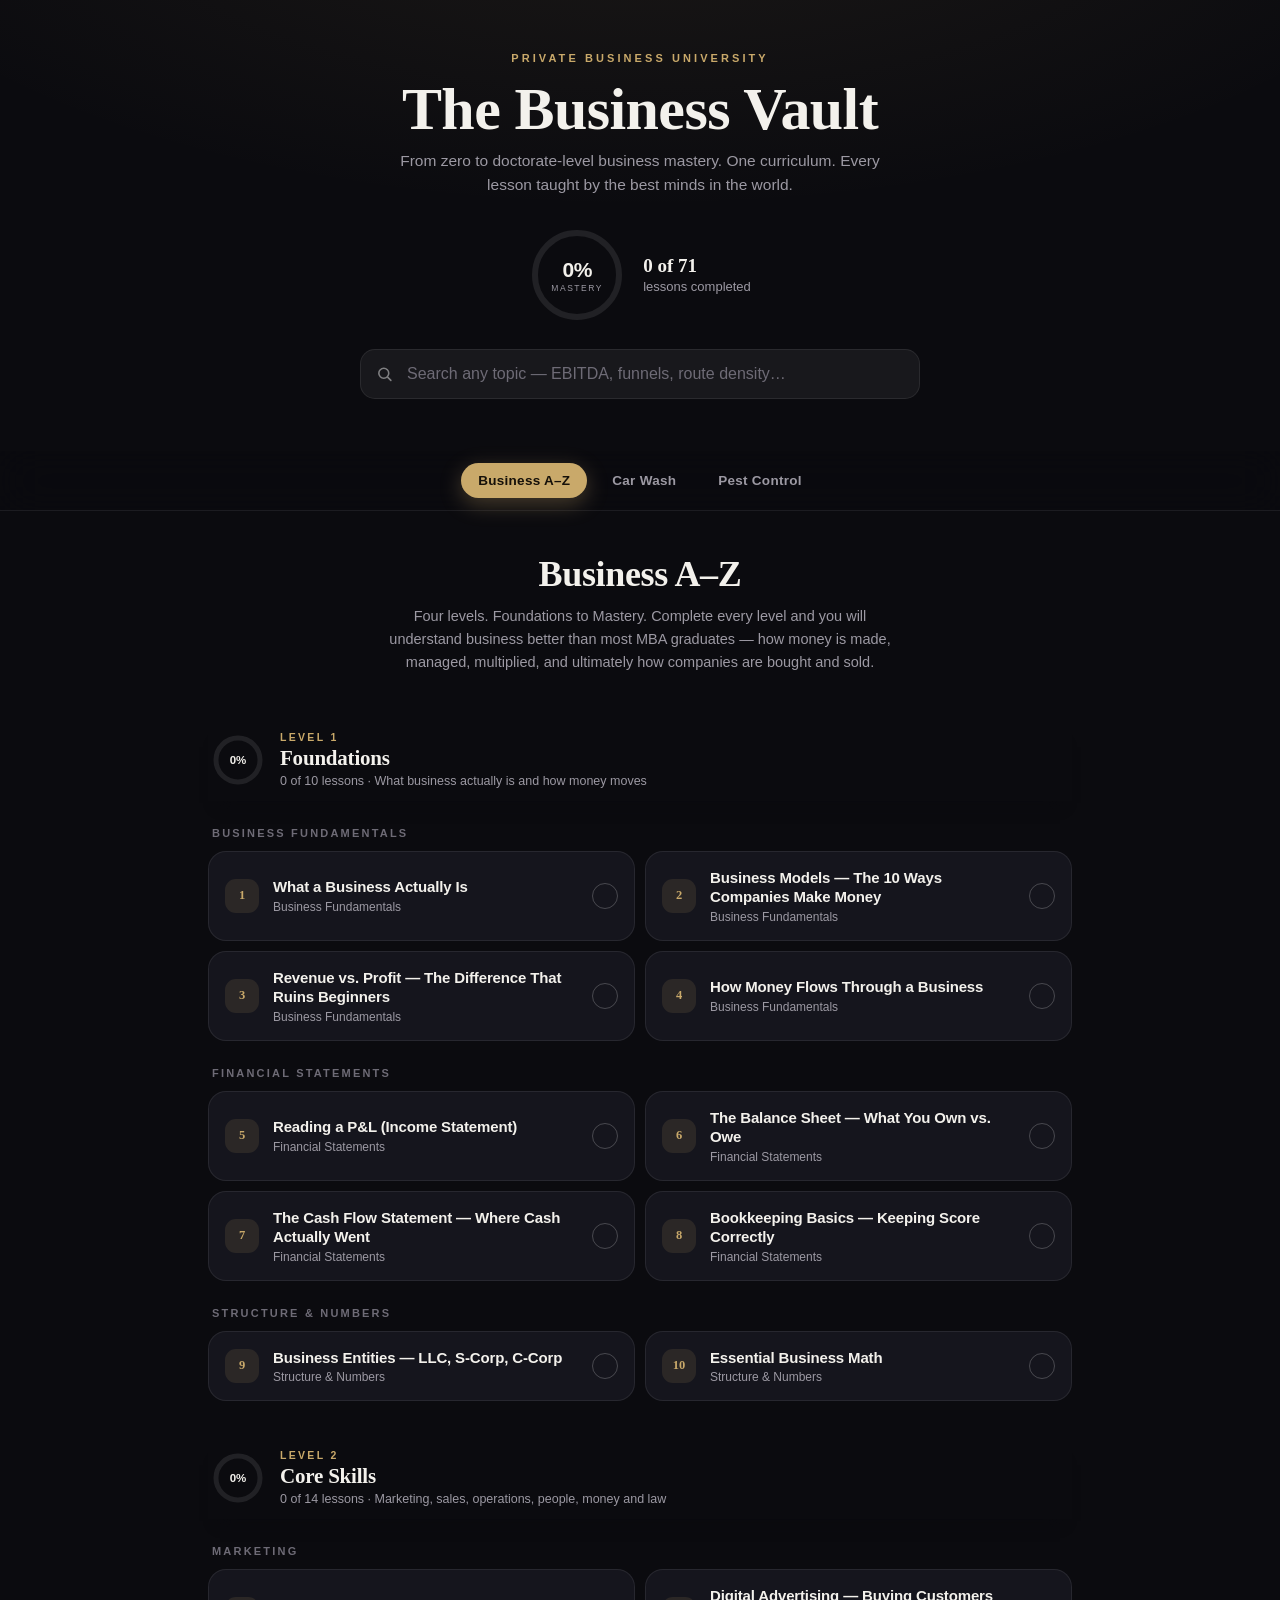
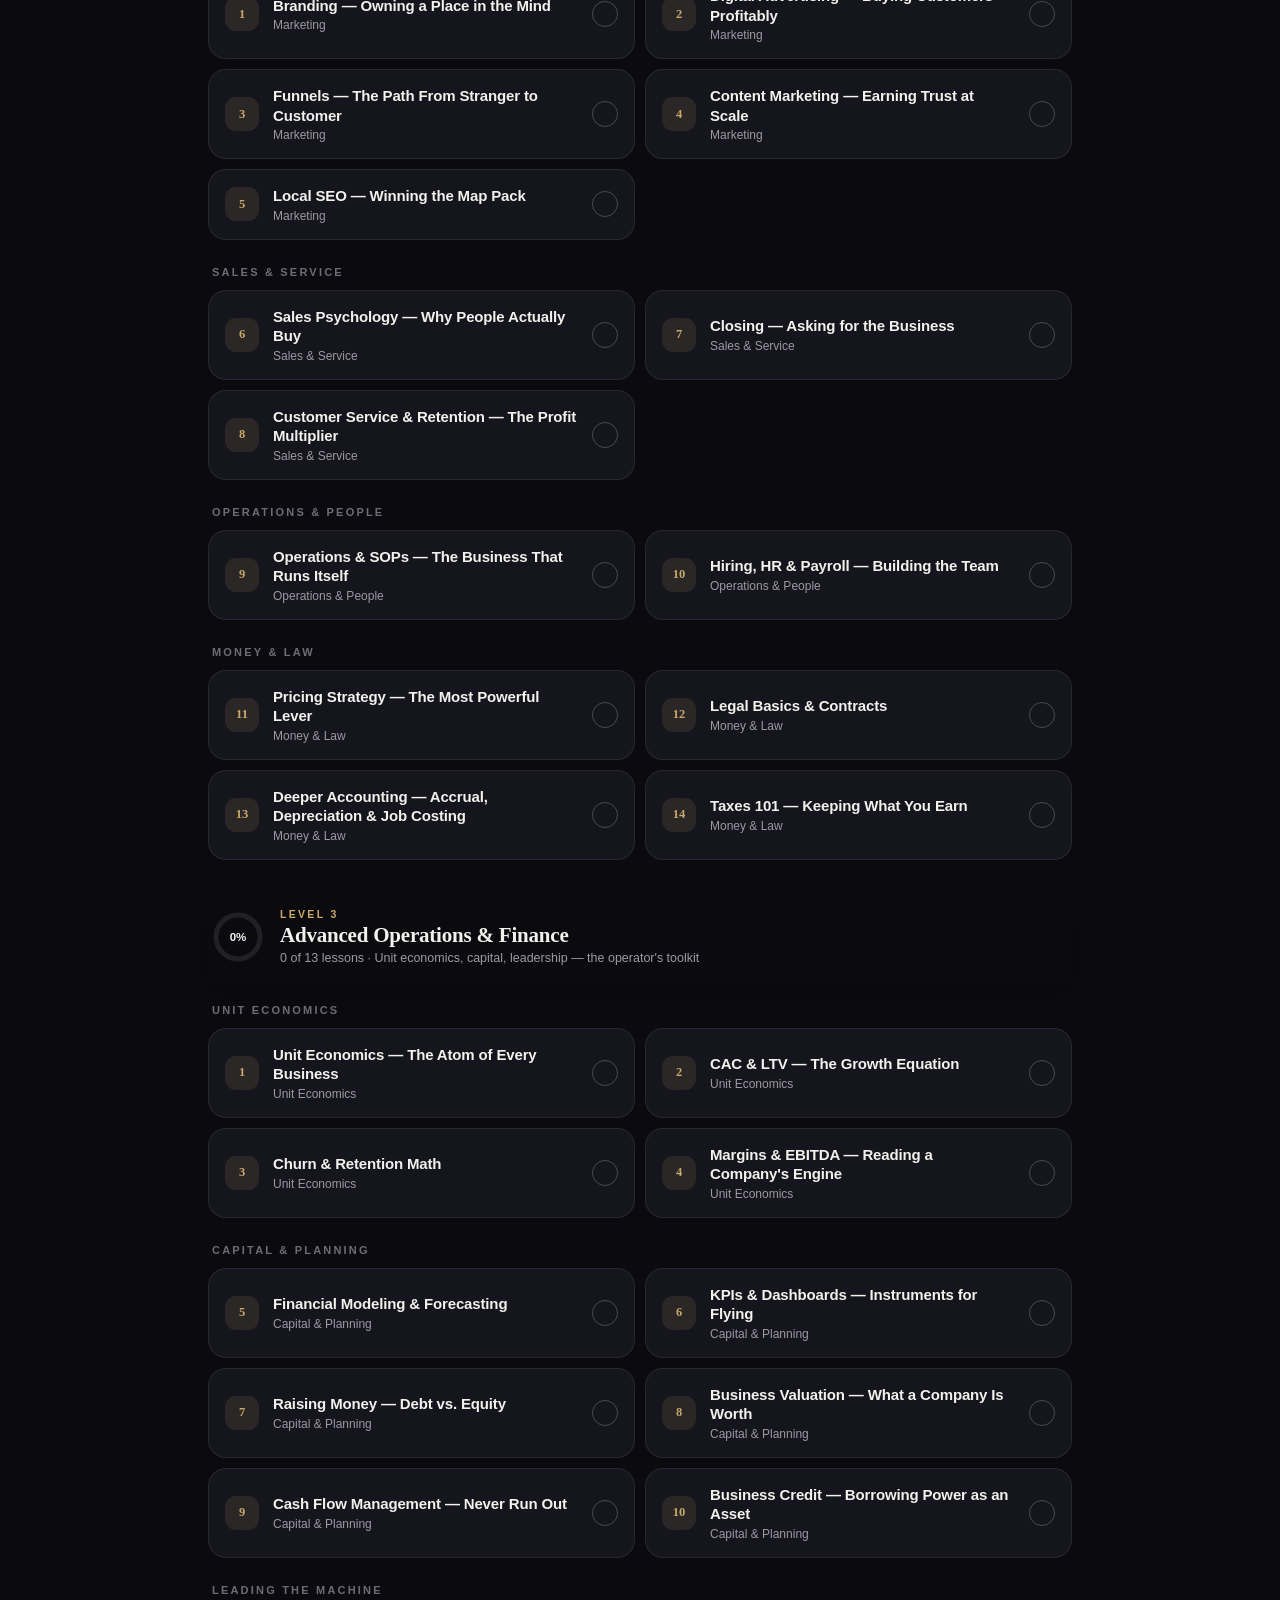
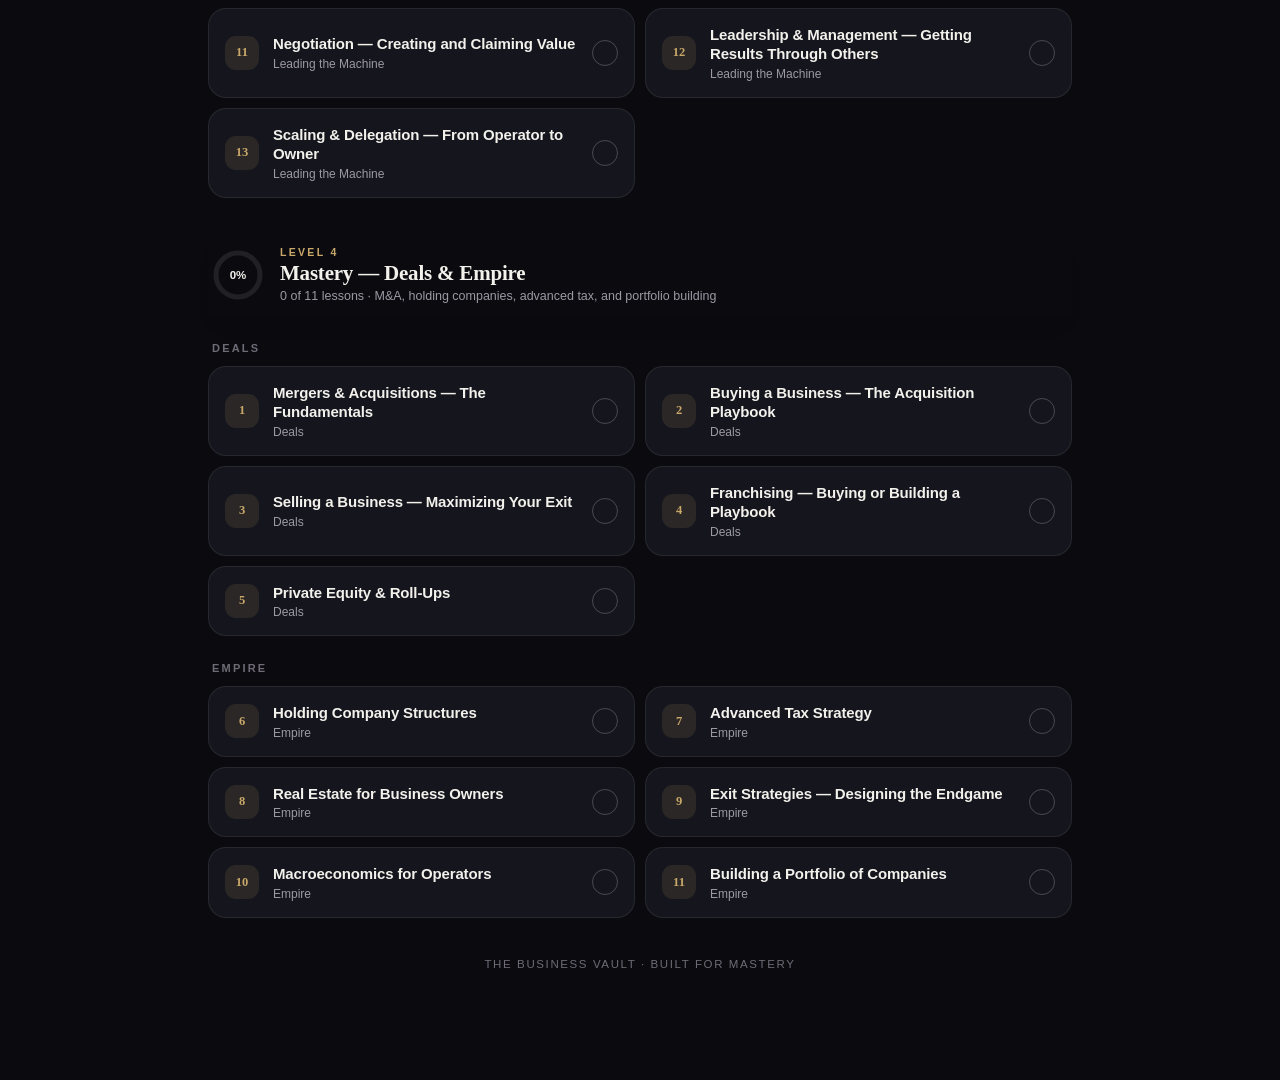
<file: BUSINESS VAULT.html>
<!DOCTYPE html>
<html lang="en">
<head>
<meta charset="UTF-8">
<meta name="viewport" content="width=device-width, initial-scale=1.0, viewport-fit=cover">
<meta name="apple-mobile-web-app-capable" content="yes">
<meta name="apple-mobile-web-app-status-bar-style" content="black-translucent">
<meta name="theme-color" content="#0B0B0F">
<title>The Business Vault — Private Business University</title>
<style>
  :root{
    --bg:#0B0B0F; --bg2:#101018; --card:#15151D; --card2:#1B1B25;
    --gold:#C9A96A; --gold2:#E3C98F; --green:#3FB776;
    --text:#F3F1EC; --muted:#9C99A3; --dim:#6E6B76;
    --line:rgba(255,255,255,.08);
    --serif:ui-serif,"New York",Georgia,"Times New Roman",serif;
    --sans:-apple-system,BlinkMacSystemFont,"SF Pro Text","Segoe UI",Inter,Roboto,sans-serif;
    --radius:18px;
  }
  *{margin:0;padding:0;box-sizing:border-box;-webkit-tap-highlight-color:transparent}
  html{scroll-behavior:smooth}
  body{
    background:var(--bg);color:var(--text);font-family:var(--sans);
    -webkit-font-smoothing:antialiased;text-rendering:optimizeLegibility;
    padding-bottom:env(safe-area-inset-bottom);
    background-image:radial-gradient(1200px 500px at 50% -140px,rgba(201,169,106,.09),transparent 70%);
    background-repeat:no-repeat;
  }
  /* ---------- HERO ---------- */
  .hero{max-width:900px;margin:0 auto;padding:calc(52px + env(safe-area-inset-top)) 22px 26px;text-align:center}
  .eyebrow{font-size:11px;letter-spacing:.28em;text-transform:uppercase;color:var(--gold);font-weight:600}
  .hero h1{font-family:var(--serif);font-weight:600;font-size:clamp(38px,8vw,60px);letter-spacing:-.01em;margin:14px 0 8px;line-height:1.05}
  .hero p.sub{color:var(--muted);font-size:15.5px;max-width:480px;margin:0 auto;line-height:1.55}
  /* mastery ring */
  .mastery{display:flex;align-items:center;justify-content:center;gap:18px;margin:30px auto 6px}
  .ringWrap{position:relative;width:96px;height:96px}
  .ringWrap svg{transform:rotate(-90deg)}
  .ringWrap .pct{position:absolute;inset:0;display:flex;flex-direction:column;align-items:center;justify-content:center}
  .ringWrap .pct b{font-size:21px;font-weight:700;letter-spacing:-.02em}
  .ringWrap .pct span{font-size:8.5px;letter-spacing:.18em;text-transform:uppercase;color:var(--muted);margin-top:1px}
  .mastery .stats{text-align:left}
  .mastery .stats b{font-family:var(--serif);font-size:19px;font-weight:600;display:block}
  .mastery .stats span{color:var(--muted);font-size:13px}
  ring, .ring-track{fill:none}
  .ring-track{stroke:rgba(255,255,255,.09);stroke-width:6}
  .ring-fill{fill:none;stroke:url(#goldGrad);stroke-width:6;stroke-linecap:round;transition:stroke-dashoffset .9s cubic-bezier(.22,1,.36,1)}
  /* search */
  .searchWrap{max-width:560px;margin:26px auto 0;position:relative}
  .searchWrap svg{position:absolute;left:16px;top:50%;transform:translateY(-50%);opacity:.45}
  #search{
    width:100%;padding:15px 18px 15px 46px;font-size:16px;border-radius:15px;border:1px solid var(--line);
    background:rgba(255,255,255,.055);color:var(--text);outline:none;font-family:var(--sans);
    transition:border-color .25s, background .25s;
    -webkit-appearance:none;
  }
  #search::placeholder{color:var(--dim)}
  #search:focus{border-color:rgba(201,169,106,.55);background:rgba(255,255,255,.08)}
  /* ---------- TABS ---------- */
  .tabs{
    position:sticky;top:0;z-index:50;display:flex;justify-content:center;gap:8px;
    padding:12px 14px calc(12px);margin-top:26px;
    background:rgba(11,11,15,.72);backdrop-filter:blur(22px) saturate(1.6);-webkit-backdrop-filter:blur(22px) saturate(1.6);
    border-bottom:1px solid var(--line);
  }
  .tab{
    border:1px solid transparent;background:transparent;color:var(--muted);cursor:pointer;
    font-family:var(--sans);font-size:13.5px;font-weight:600;letter-spacing:.02em;
    padding:9px 16px;border-radius:100px;transition:all .28s cubic-bezier(.22,1,.36,1);white-space:nowrap;
  }
  .tab.active{background:var(--gold);color:#151009;box-shadow:0 6px 22px rgba(201,169,106,.32)}
  .tab:not(.active):hover{color:var(--text);border-color:var(--line)}
  /* ---------- MAIN ---------- */
  main{max-width:900px;margin:0 auto;padding:8px 18px 90px}
  .track{display:none;animation:fadeUp .5s cubic-bezier(.22,1,.36,1)}
  .track.active{display:block}
  @keyframes fadeUp{from{opacity:0;transform:translateY(14px)}to{opacity:1;transform:none}}
  .trackIntro{text-align:center;padding:34px 10px 8px}
  .trackIntro h2{font-family:var(--serif);font-size:clamp(26px,5.4vw,36px);font-weight:600;letter-spacing:-.01em}
  .trackIntro p{color:var(--muted);font-size:14.5px;max-width:520px;margin:10px auto 0;line-height:1.6}
  /* level header */
  .level{margin-top:38px}
  .levelHead{display:flex;align-items:center;gap:16px;padding:10px 4px 12px;position:sticky;top:61px;z-index:5;
    background:var(--bg);box-shadow:0 14px 14px -12px rgba(11,11,15,.95)}
  .lvlRing{position:relative;width:52px;height:52px;flex-shrink:0}
  .lvlRing svg{transform:rotate(-90deg)}
  .lvlRing b{position:absolute;inset:0;display:flex;align-items:center;justify-content:center;font-size:11.5px;font-weight:700}
  .levelHead .lt small{display:block;font-size:10.5px;letter-spacing:.22em;text-transform:uppercase;color:var(--gold);font-weight:600;margin-bottom:3px}
  .levelHead .lt h3{font-family:var(--serif);font-size:21px;font-weight:600;letter-spacing:-.01em}
  .levelHead .lt span{font-size:12.5px;color:var(--muted)}
  .moduleName{font-size:11px;letter-spacing:.2em;text-transform:uppercase;color:var(--dim);font-weight:700;margin:26px 4px 12px}
  /* lesson cards */
  .cards{display:grid;grid-template-columns:1fr;gap:10px}
  @media(min-width:720px){.cards{grid-template-columns:1fr 1fr}}
  .card{
    display:flex;align-items:center;gap:14px;text-align:left;width:100%;
    background:var(--card);border:1px solid var(--line);border-radius:var(--radius);
    padding:16px 16px;cursor:pointer;color:var(--text);font-family:var(--sans);
    transition:transform .3s cubic-bezier(.22,1,.36,1), background .3s, border-color .3s;
  }
  .card:active{transform:scale(.977)}
  @media(hover:hover){.card:hover{background:var(--card2);border-color:rgba(201,169,106,.35);transform:translateY(-2px)}}
  .card .num{
    width:34px;height:34px;flex-shrink:0;border-radius:11px;display:flex;align-items:center;justify-content:center;
    background:rgba(201,169,106,.12);color:var(--gold);font-size:12.5px;font-weight:700;font-family:var(--serif);
  }
  .card .ct{flex:1;min-width:0}
  .card .ct b{display:block;font-size:15px;font-weight:600;letter-spacing:-.01em;line-height:1.3}
  .card .ct span{display:block;font-size:12px;color:var(--muted);margin-top:3px;overflow:hidden;text-overflow:ellipsis;white-space:nowrap}
  .check{
    width:26px;height:26px;flex-shrink:0;border-radius:50%;border:1.5px solid rgba(255,255,255,.22);
    display:flex;align-items:center;justify-content:center;transition:all .3s;
  }
  .check svg{opacity:0;transform:scale(.4);transition:all .3s cubic-bezier(.34,1.56,.64,1)}
  .card.done .check{background:var(--green);border-color:var(--green)}
  .card.done .check svg{opacity:1;transform:scale(1)}
  .card.done .ct b{color:var(--muted)}
  /* search results */
  #results{display:none}
  #results.active{display:block;animation:fadeUp .4s cubic-bezier(.22,1,.36,1)}
  #results .rhead{text-align:center;color:var(--muted);font-size:13.5px;padding:28px 0 18px}
  /* ---------- LESSON SHEET ---------- */
  #sheet{
    position:fixed;inset:0;z-index:100;background:var(--bg);overflow-y:auto;-webkit-overflow-scrolling:touch;
    transform:translateY(100%);transition:transform .45s cubic-bezier(.22,1,.36,1);visibility:hidden;
  }
  #sheet.open{transform:translateY(0);visibility:visible}
  .sheetBar{
    position:sticky;top:0;z-index:10;display:flex;align-items:center;justify-content:space-between;
    padding:calc(14px + env(safe-area-inset-top)) 16px 12px;
    background:rgba(11,11,15,.78);backdrop-filter:blur(22px);-webkit-backdrop-filter:blur(22px);
    border-bottom:1px solid var(--line);
  }
  .backBtn{display:flex;align-items:center;gap:6px;background:none;border:none;color:var(--gold);font-size:15px;font-weight:600;cursor:pointer;font-family:var(--sans);padding:6px 8px}
  .sheetBar .crumb{font-size:11px;letter-spacing:.16em;text-transform:uppercase;color:var(--dim);font-weight:600;text-align:right}
  .sheetInner{max-width:720px;margin:0 auto;padding:26px 20px 80px}
  .sheetInner h2{font-family:var(--serif);font-size:clamp(26px,6vw,34px);font-weight:600;letter-spacing:-.015em;line-height:1.15;margin-bottom:8px}
  .lessonMeta{color:var(--muted);font-size:13px;margin-bottom:22px}
  .videoBox{border-radius:20px;overflow:hidden;border:1px solid var(--line);background:#000;box-shadow:0 20px 50px rgba(0,0,0,.5)}
  .videoBox .frame{position:relative;padding-top:56.25%}
  .videoBox iframe{position:absolute;inset:0;width:100%;height:100%;border:0}
  .ytBtn{
    display:flex;align-items:center;gap:16px;padding:22px;text-decoration:none;color:var(--text);
    background:linear-gradient(135deg,#1A1A23,#14141B);
  }
  .ytBtn .play{
    width:54px;height:54px;border-radius:50%;flex-shrink:0;display:flex;align-items:center;justify-content:center;
    background:var(--gold);box-shadow:0 8px 24px rgba(201,169,106,.4);transition:transform .3s;
  }
  .ytBtn:active .play{transform:scale(.92)}
  .ytBtn b{display:block;font-size:15.5px;font-weight:650;margin-bottom:3px}
  .ytBtn span{font-size:12.5px;color:var(--muted);line-height:1.4;display:block}
  .moreVids{display:block;text-align:center;font-size:12.5px;color:var(--dim);text-decoration:none;padding:12px 0 0}
  .moreVids u{color:var(--muted)}
  /* lesson body */
  .lbody{margin-top:30px}
  .lbody .sectionTitle{font-size:11px;letter-spacing:.24em;text-transform:uppercase;color:var(--gold);font-weight:700;margin:34px 0 14px}
  .lbody p{font-size:16px;line-height:1.75;color:#DDDAD3;margin-bottom:16px}
  .terms{display:flex;flex-direction:column;gap:10px}
  .term{background:var(--card);border:1px solid var(--line);border-radius:14px;padding:13px 16px}
  .term b{color:var(--gold2);font-size:14px;font-weight:650}
  .term span{display:block;font-size:13.5px;color:var(--muted);line-height:1.55;margin-top:3px}
  .example{background:rgba(201,169,106,.07);border-left:3px solid var(--gold);border-radius:0 14px 14px 0;padding:16px 18px;font-size:14.5px;line-height:1.7;color:#D9D5CB}
  .takeaways{list-style:none;display:flex;flex-direction:column;gap:12px}
  .takeaways li{display:flex;gap:13px;font-size:14.5px;line-height:1.6;color:#DDDAD3}
  .takeaways li i{
    font-style:normal;flex-shrink:0;width:24px;height:24px;border-radius:50%;margin-top:1px;
    background:rgba(201,169,106,.14);color:var(--gold);font-size:11.5px;font-weight:700;
    display:flex;align-items:center;justify-content:center;font-family:var(--serif);
  }
  .completeBtn{
    width:100%;margin-top:40px;padding:17px;border-radius:16px;border:1.5px solid rgba(255,255,255,.16);
    background:transparent;color:var(--text);font-size:16px;font-weight:650;font-family:var(--sans);cursor:pointer;
    transition:all .3s cubic-bezier(.22,1,.36,1);
  }
  .completeBtn.done{background:var(--green);border-color:var(--green);color:#fff;box-shadow:0 10px 30px rgba(63,183,118,.3)}
  .completeBtn:active{transform:scale(.98)}
  .footerNote{text-align:center;color:var(--dim);font-size:11.5px;letter-spacing:.14em;text-transform:uppercase;padding:40px 20px 20px}
</style>
</head>
<body>

<svg width="0" height="0" style="position:absolute"><defs>
  <linearGradient id="goldGrad" x1="0%" y1="0%" x2="100%" y2="100%">
    <stop offset="0%" stop-color="#E3C98F"/><stop offset="100%" stop-color="#B98F45"/>
  </linearGradient>
</defs></svg>

<header class="hero">
  <div class="eyebrow">Private Business University</div>
  <h1>The Business Vault</h1>
  <p class="sub">From zero to doctorate-level business mastery. One curriculum. Every lesson taught by the best minds in the world.</p>
  <div class="mastery">
    <div class="ringWrap">
      <svg width="96" height="96" viewBox="0 0 96 96">
        <circle class="ring-track" cx="48" cy="48" r="42"/>
        <circle class="ring-fill" id="masteryRing" cx="48" cy="48" r="42" stroke-dasharray="263.9" stroke-dashoffset="263.9"/>
      </svg>
      <div class="pct"><b id="masteryPct">0%</b><span>Mastery</span></div>
    </div>
    <div class="stats"><b id="doneCount">0 of 0</b><span>lessons completed</span></div>
  </div>
  <div class="searchWrap">
    <svg width="17" height="17" viewBox="0 0 24 24" fill="none" stroke="#fff" stroke-width="2.2" stroke-linecap="round"><circle cx="11" cy="11" r="7"/><path d="M21 21l-4.3-4.3"/></svg>
    <input id="search" type="search" placeholder="Search any topic — EBITDA, funnels, route density…" autocomplete="off">
  </div>
</header>

<nav class="tabs" id="tabs"></nav>

<main>
  <div id="results"><div class="rhead" id="rhead"></div><div class="cards" id="rcards"></div></div>
  <div id="tracks"></div>
  <div class="footerNote">The Business Vault · Built for Mastery</div>
</main>

<div id="sheet" role="dialog" aria-modal="true">
  <div class="sheetBar">
    <button class="backBtn" onclick="closeLesson()">
      <svg width="16" height="16" viewBox="0 0 24 24" fill="none" stroke="currentColor" stroke-width="2.6" stroke-linecap="round" stroke-linejoin="round"><path d="M15 18l-6-6 6-6"/></svg>
      Curriculum
    </button>
    <div class="crumb" id="sheetCrumb"></div>
  </div>
  <div class="sheetInner" id="sheetInner"></div>
</div>

<script>
/* ================= CURRICULUM DATA ================= */
const DATA=[
{id:"biz",name:"Business A–Z",tag:"The Master Curriculum",intro:"Four levels. Foundations to Mastery. Complete every level and you will understand business better than most MBA graduates — how money is made, managed, multiplied, and ultimately how companies are bought and sold.",levels:[
{id:"L1",name:"Foundations",tagline:"Level 1",desc:"What business actually is and how money moves",modules:[
{name:"Business Fundamentals",lessons:[
{id:"f1",t:"What a Business Actually Is",v:"CBYhVcO4WgI",q:"how to start a startup lecture 1 Sam Altman Y Combinator",
p:["Strip away the jargon and a business is one thing: a repeatable system that solves a problem for people who will pay more for the solution than it costs you to deliver it. That gap between what customers pay and what it costs you is where every fortune in history comes from. A lemonade stand, a car wash, and Apple all run on the exact same physics — only the scale changes.",
"The most important mental shift for a beginner: a business is not a job you own. A job trades your hours for money. A business is a machine that combines other people's time, equipment, and systems to produce value whether or not you personally show up. Your goal as you move through this curriculum is to learn how to build, measure, and improve that machine."],
terms:[["Value proposition","The specific reason a customer chooses you — the problem you solve and why you solve it better than the alternatives."],["Customer","The person or company that pays you. No paying customer, no business — everything else is a hobby."],["Market","The total group of people with the problem you solve and money to spend on it."],["System","A documented, repeatable way of doing something so results don't depend on any one person."]],
ex:"Maria hates washing her car but loves a clean car. A car wash charges her $20 for something that costs it roughly $4 in water, chemicals, and labor per car. Maria happily pays because 20 minutes of her time is worth more than $20 to her. Both sides win — that voluntary exchange, repeated thousands of times, is the entire game.",
keys:["A business = solve a real problem, for real people, at a price above your cost, repeatably.","Profit is the reward for creating value, not for working hard. Effort that creates no value earns nothing.","A business is a machine that should eventually run without you — a job you own is not a business.","Everything you'll learn in this vault improves one of three things: making the machine sell more, cost less, or run without you."]},
{id:"f2",t:"Business Models — The 10 Ways Companies Make Money",v:"bNpx7gpSqbY",q:"business models explained types of business models",
p:["A business model is simply the answer to: who pays you, for what, how often, and how the money exceeds the costs. Most companies on earth use one of about ten models: selling products (retail/e-commerce), selling services (plumbing, law), subscriptions (Netflix, unlimited wash clubs), marketplaces (Airbnb takes a cut), franchising (sell the playbook), licensing (rent your intellectual property), advertising (sell attention), SaaS (rent software), manufacturing (make and wholesale), and brokerage (connect buyer and seller for a fee).",
"The model you choose matters more than how hard you work, because models differ wildly in quality. Recurring-revenue models (subscriptions, service agreements) are worth 2–4× more than one-time-sale models at the same revenue, because next month's income is already spoken for. This is exactly why car wash memberships and pest control service agreements — your two specialty tracks — are such prized business models: they turn one-time buyers into monthly annuities."],
terms:[["Business model","The structure of who pays you, for what, how often, and at what margin."],["Recurring revenue","Income that repeats automatically (memberships, contracts) without re-selling the customer."],["One-time revenue","Income you must go win again every single time — the treadmill model."],["Margin profile","How much of each dollar of revenue survives as profit under a given model."]],
ex:"Two pest control companies each collect $500,000 a year. Company A does one-off treatments; every January its revenue resets to zero. Company B sells quarterly service agreements; it starts January with $460,000 already under contract. A buyer will pay dramatically more for Company B — often nearly double — for the 'same' revenue.",
keys:["Choose the model before you choose the hustle — the model sets your ceiling.","Recurring revenue is the most valuable revenue in existence; convert one-time buyers into members and contracts whenever possible.","The same customer problem can often be served by several models; the best operators pick the one with repeat payment built in.","Timing, model, and market matter more than raw effort — Bill Gross's research found timing was the #1 predictor of startup success."]},
{id:"f3",t:"Revenue vs. Profit — The Difference That Ruins Beginners",q:"revenue vs profit explained for beginners",
p:["Revenue is every dollar that comes in the door. Profit is what's left after every cost is paid. Beginners brag about revenue; operators obsess over profit. A business doing $2 million in revenue with $50,000 of profit is a worse machine than one doing $600,000 in revenue with $150,000 of profit — and understanding why is the beginning of financial literacy.",
"There are actually three profits, and you must know all three. Gross profit is revenue minus the direct costs of delivering the product (chemicals, labor on the job, materials). Operating profit subtracts overhead — rent, admin salaries, marketing, insurance. Net profit subtracts everything, including interest and taxes. Each layer tells you something different: gross profit tells you if the core service is priced right; operating profit tells you if the company is run well; net profit tells you what you actually keep."],
terms:[["Revenue (top line)","Total money collected from customers before any costs."],["Gross profit","Revenue minus direct costs of delivery (COGS). The health of your core offer."],["Operating profit","Gross profit minus overhead. The health of your management."],["Net profit (bottom line)","What remains after all expenses, interest, and taxes. What you keep."],["Margin","Profit expressed as a percentage of revenue, so businesses of different sizes can be compared."]],
ex:"A mobile detailer charges $200 per job (revenue). Supplies and helper labor cost $80, so gross profit is $120 (60% gross margin). His share of van payment, insurance, and ads is $70 per job, leaving $50 operating profit. After taxes he keeps about $38. If he only ever looked at the $200, he'd think he was rich; the machine actually produces $38.",
keys:["Revenue is vanity, profit is sanity, cash is reality — evaluate every business on all three.","Learn the three layers: gross, operating, net. Each diagnoses a different disease.","A high-revenue, low-margin business is fragile: one bad month erases the whole year.","Never price by gut. Price so that gross margin survives overhead with room to spare."]},
{id:"f4",t:"How Money Flows Through a Business",q:"cash flow cycle how money flows through a business explained",
p:["Every dollar takes a journey: it enters as revenue, passes through direct costs, gets taxed, and either exits as owner profit or gets reinvested. Draw it as a pipeline: Marketing creates attention → attention becomes leads → leads become sales (revenue) → revenue pays cost of goods → gross profit pays overhead → operating profit pays debt and taxes → net profit is split between the owner's pocket and reinvestment back into the machine. Master operators know exactly where dollars leak at every joint of that pipeline.",
"The second critical concept is timing. Money rarely arrives when the work happens. You may buy chemicals in March, do the job in April, and get paid in June. This gap — the cash conversion cycle — is why profitable companies still go bankrupt: they earn profit on paper but run out of actual cash to pay Friday's payroll. Businesses that collect up front (memberships, prepaid contracts) enjoy negative cash cycles: customers fund the operation before costs are due. That is a superpower."],
terms:[["Cash conversion cycle","Days between paying for costs and collecting from customers. Shorter (or negative) is better."],["Working capital","The cash cushion needed to fund operations between paying costs and getting paid."],["Reinvestment","Profit deliberately put back into the machine (equipment, marketing, people) to grow it."],["Owner's draw / distribution","Profit taken out of the business for the owner personally."]],
ex:"A pest control route collects payment the day of service by card on file. Chemical bills are due 30 days later. The company is literally paid before it pays — customers finance the growth. Contrast a commercial landscaper who works in April and gets paid in July, and must borrow to make payroll in between.",
keys:["Trace the pipeline: marketing → leads → sales → gross profit → overhead → net profit → pocket or reinvest.","Profit and cash are different animals; timing kills more businesses than losses do.","Get paid faster and pay slower (ethically) — collecting up front is a structural advantage.","Every leak in the pipeline compounds; fixing a 5% leak at three joints nearly triples what reaches the bottom."]}
]},
{name:"Financial Statements",lessons:[
{id:"f5",t:"Reading a P&L (Income Statement)",q:"how to read an income statement P&L for beginners",
p:["The Profit & Loss statement (income statement) answers one question: over a period of time, did the machine make money? It reads top to bottom like the pipeline you just learned: Revenue at top, then Cost of Goods Sold (COGS), giving Gross Profit. Then Operating Expenses (rent, payroll, marketing, insurance — often called SG&A), giving Operating Income. Then interest and taxes, giving Net Income at the very bottom. That's it — every P&L on earth, from a taco truck to Amazon, follows this skeleton.",
"The power move is reading it in percentages, not dollars — this is called common-sizing. Divide every line by revenue. If COGS is 42% of revenue this year but was 36% last year, something is leaking: prices too low, waste, theft, or supplier increases. Comparing percentage trends month over month is how operators catch problems while they're still cheap to fix. Always read three periods side by side; a single P&L is a photo, three are a movie."],
terms:[["COGS (Cost of Goods Sold)","Costs that scale directly with each sale — materials, direct labor, merchant fees."],["SG&A / Operating expenses","Overhead that exists whether you sell or not: rent, admin, insurance, marketing."],["Common-sizing","Expressing each line as a % of revenue so periods and companies can be compared."],["Net income","The bottom line — accounting profit for the period."]],
ex:"A car wash P&L: Revenue $110,000 for the month. COGS (chemicals, water, hourly labor) $38,500 = 35%. Gross profit $71,500. Operating expenses (manager, insurance, utilities, marketing, rent) $44,000 = 40%. Operating income $27,500 = 25% operating margin. The owner sees labor crept from 22% to 27% of revenue in two months — investigation finds overstaffed Tuesdays. One schedule change recovers $2,700/month.",
keys:["The P&L is a period movie: Revenue − COGS = Gross Profit; − Overhead = Operating Income; − interest & taxes = Net Income.","Always read in percentages of revenue and compare at least three periods.","Watch trends, not snapshots — a creeping percentage is a leak announcing itself early.","A P&L shows profitability, not cash. A company can show profit and still miss payroll (that's the cash flow statement's job)."]},
{id:"f6",t:"The Balance Sheet — What You Own vs. Owe",q:"balance sheet explained simply for beginners accounting",
p:["If the P&L is a movie of a period, the balance sheet is a photograph of a single moment: everything the business owns (assets), everything it owes (liabilities), and the difference, which belongs to the owners (equity). The famous equation — Assets = Liabilities + Equity — is always true by definition, because every asset was funded either by borrowing (liability) or by owners' money and retained profits (equity).",
"Read it in layers. Current assets (cash, receivables, inventory) can become cash within a year; current liabilities (bills, credit cards, payroll due) must be paid within a year. Comparing the two tells you if the business can survive the next 12 months — that's liquidity. Long-term assets (equipment, buildings, vehicles) and long-term debt tell you how the machine was financed. Equity growing year over year means the business is compounding wealth; shrinking equity means it's quietly eating itself even if the P&L looks fine."],
terms:[["Asset","Anything of value the business owns or controls: cash, equipment, inventory, money owed to you."],["Liability","Anything the business owes: loans, unpaid bills, taxes due, customer deposits not yet earned."],["Equity","Assets minus liabilities — the owners' true stake. Also called book value or net worth."],["Liquidity","How easily the business can cover near-term obligations with near-term assets."],["Accounts receivable / payable","Money customers owe you (AR) and money you owe suppliers (AP)."]],
ex:"A pest control company owns $60,000 in trucks, $15,000 in equipment, $25,000 cash, and is owed $10,000 by commercial clients: assets $110,000. It owes $45,000 on truck loans and $8,000 in bills: liabilities $53,000. Equity = $57,000. That $57,000 — not the revenue number — is what the owner actually has built.",
keys:["Assets = Liabilities + Equity, always. Every asset is funded by debt or by owners.","Current assets vs. current liabilities reveals whether the next 12 months are safe.","Rising equity over time is the truest scoreboard of wealth-building in a business.","Revenue can grow while equity shrinks — always check both statements together."]},
{id:"f7",t:"The Cash Flow Statement — Where Cash Actually Went",q:"cash flow statement explained simply beginners",
p:["The cash flow statement reconciles a paradox: the P&L says you made $80,000, but your bank account grew $12,000. Where did $68,000 go? This statement answers precisely that, in three buckets. Operating activities: cash generated by the actual business (profit adjusted for timing — customers who haven't paid, bills you haven't paid, inventory bought). Investing activities: cash spent on or received from long-term assets (buying a truck, selling equipment). Financing activities: cash from loans and investors, minus loan payments and owner distributions.",
"For a small business, the single most important line is operating cash flow. If it's consistently positive and close to net income, the business converts profit into real money — healthy. If profit is positive but operating cash flow is negative, profits are trapped in unpaid invoices or inventory, and growth will require constant borrowing. Sophisticated buyers of businesses look here first, because the P&L can be dressed up but cash is very hard to fake."],
terms:[["Operating cash flow","Cash the core business produced this period — the truest health metric."],["Capex (capital expenditure)","Cash spent on long-lived assets like tunnels, trucks, and machines."],["Financing activities","Loans received, loan principal paid, owner money in, distributions out."],["Free cash flow","Operating cash flow minus capex — cash truly available to owners."]],
ex:"A wash shows $200,000 net income. Cash flow statement: operating +$230,000 (memberships collected up front), investing −$180,000 (new vacuum stations), financing −$60,000 (SBA loan payments and a distribution). Bank account change: −$10,000. Nothing is wrong — the owner chose to reinvest — but only this statement makes that visible.",
keys:["Three buckets: operating (the business), investing (the assets), financing (the funding).","Operating cash flow is the health metric; profit without cash conversion is a warning.","Free cash flow = operating cash flow − capex; it's what the machine truly pays its owner.","Cash is the hardest number to fake — buyers and bankers always start here."]},
{id:"f8",t:"Bookkeeping Basics — Keeping Score Correctly",v:"yYX4bvQSqbo",q:"bookkeeping basics for small business beginners",
p:["Bookkeeping is the discipline of recording every transaction so your three statements are actually true. The system used worldwide is double-entry: every transaction touches at least two accounts. Buy $500 of chemicals with cash? Chemicals expense goes up $500, cash goes down $500. Take a $40,000 truck loan? Assets (truck) up $40,000, liabilities (loan) up $40,000. Because both sides always move together, the books stay in balance and errors expose themselves.",
"Practically, a modern owner needs five habits: (1) a dedicated business bank account and card — never commingle personal and business money; (2) accounting software (QuickBooks, Xero, or Wave) connected to the bank feed; (3) a weekly 30-minute ritual categorizing transactions; (4) monthly reconciliation — confirming the software matches the bank statement to the penny; (5) saving receipts digitally for anything over $75. Do these five things and tax season becomes a formality instead of a crisis, and your statements become trustworthy enough to actually manage from."],
terms:[["Double-entry","Every transaction recorded in two places (a debit and a credit) so books always balance."],["Chart of accounts","The organized list of categories every dollar gets filed into."],["Reconciliation","Matching your books against the bank statement to catch errors monthly."],["Commingling","Mixing personal and business money — destroys clean books and legal protection."],["Accrual vs. cash basis","Recording income when earned vs. when received; accrual shows truth, cash shows the bank."]],
ex:"Two identical landscaping companies get audited. Owner A commingled accounts and kept receipts in a shoebox; the audit takes months, costs $15,000 in accounting fees, and disallowed deductions cost $9,000. Owner B spent 30 minutes weekly in QuickBooks; her audit closes in two weeks with zero adjustments. Same revenue — wildly different outcomes.",
keys:["Separate accounts on day one; commingling poisons your books and can pierce your liability protection.","Double-entry means every dollar has a source and a destination — always two sides.","Weekly categorizing + monthly reconciliation = statements you can actually trust and manage from.","Clean books aren't for the IRS — they're the instrument panel you fly the business with."]}
]},
{name:"Structure & Numbers",lessons:[
{id:"f9",t:"Business Entities — LLC, S-Corp, C-Corp",q:"LLC vs S corp vs C corp explained which entity",
p:["A business entity is the legal container your business lives in, and it determines two huge things: who can be sued (liability) and how profits are taxed. Sole proprietorship is the default if you do nothing — simple, but you and the business are legally the same person, so a lawsuit can take your house. An LLC (Limited Liability Company) creates a wall between business debts/lawsuits and your personal assets, while profits still 'pass through' to your personal tax return. It's the standard starting point for most small businesses.",
"The S-Corp is not really an entity — it's a tax election an LLC or corporation can make. Its superpower: you pay yourself a reasonable salary (subject to payroll taxes) and take remaining profit as distributions, which avoid the 15.3% self-employment tax. Once profits exceed roughly $50–80K, this typically saves thousands per year. The C-Corp is a fully separate taxpayer — it pays its own corporate tax, and dividends are taxed again at your level ('double taxation'). It's the wrong default for small operators but right for venture-backed startups or certain holding structures. Rule of thumb: start LLC, elect S-Corp when profitable, touch C-Corp only with a strategist's advice."],
terms:[["Limited liability","Legal separation so business problems can't (normally) take personal assets."],["Pass-through taxation","Business profit flows onto the owner's personal return; the entity itself pays no income tax."],["S-Corp election","IRS status letting owners split income into salary + distributions to reduce self-employment tax."],["Double taxation","C-Corp profit taxed at the corporate level and again when paid out as dividends."],["Piercing the corporate veil","When courts ignore your entity (usually due to commingling) and reach personal assets."]],
ex:"A pest control owner nets $120,000 as a sole proprietor and pays ~$18,360 in self-employment tax on top of income tax. She forms an LLC, elects S-Corp, pays herself a $60,000 salary and takes $60,000 in distributions — saving roughly $9,000 a year in payroll taxes, every year, for the cost of a payroll service.",
keys:["Entities control two levers: lawsuit protection and tax treatment.","LLC is the standard start: liability wall + simple pass-through taxes.","Elect S-Corp when profit clears ~$50–80K to cut self-employment tax; pay yourself a defensible salary.","Respect the entity — separate bank accounts and records — or a court can ignore it entirely."]},
{id:"f10",t:"Essential Business Math",q:"business math basics margin markup break even explained",
p:["Six calculations run the entire business world, and none require more than a phone calculator. (1) Margin: profit ÷ revenue. (2) Markup: profit ÷ cost — a $10 item sold for $15 has 50% markup but 33% margin; confusing these bankrupts retailers. (3) Break-even: fixed costs ÷ gross margin per unit = units needed before profit begins. (4) ROI: gain ÷ amount invested — the universal ranking tool for any decision. (5) Percentage change: (new − old) ÷ old. (6) The Rule of 72: divide 72 by a growth rate to get years to double — 72 ÷ 12% growth = 6 years to double.",
"The deeper skill is unitizing: reducing every business question to per-unit numbers. Not 'we spent $3,000 on ads' but 'we paid $42 per customer acquired, and each customer brings $380 of gross profit.' Once everything is per-unit, decisions become arithmetic instead of anxiety. This habit — thinking in per-car, per-stop, per-customer, per-month units — is the single trait that most separates real operators from hopeful owners, and it is the foundation Level 3 builds on."],
terms:[["Margin vs. markup","Margin is profit ÷ price; markup is profit ÷ cost. Same dollars, different denominators."],["Fixed vs. variable cost","Fixed exists regardless of volume (rent); variable scales with each sale (chemicals)."],["Break-even point","The volume at which contribution covers fixed costs and profit begins."],["ROI (return on investment)","Gain from a decision ÷ its cost — lets you rank any two uses of money."],["Rule of 72","72 ÷ growth rate ≈ years to double. Instant compounding intuition."]],
ex:"A wash has $45,000/month fixed costs. Average ticket $14, variable cost $4 — contribution $10 per car. Break-even: 4,500 cars a month, or 150 per day. Suddenly the owner knows exactly what a rainy Tuesday costs and precisely how many members it takes to sleep at night.",
keys:["Master six tools: margin, markup, break-even, ROI, % change, Rule of 72.","Never confuse margin (÷ price) with markup (÷ cost).","Break-even turns fear into a number: exactly how much volume equals safety.","Unitize everything — per-car, per-stop, per-customer. Per-unit thinking is the operator's superpower."]}
]}
]},
{id:"L2",name:"Core Skills",tagline:"Level 2",desc:"Marketing, sales, operations, people, money and law",modules:[
{name:"Marketing",lessons:[
{id:"c1",t:"Branding — Owning a Place in the Mind",v:"keCwRdbwNQY",q:"branding basics small business Steve Jobs marketing",
p:["A brand is not a logo. A brand is the automatic feeling and expectation people have when your name comes up — it's the answer to 'what is this company about and can I trust it?' stored in the customer's memory. Great brands compress a promise into an instant: Volvo means safety, FedEx means overnight, your car wash could mean 'always spotless in 5 minutes.' Branding is the deliberate work of choosing that one promise and repeating it with total consistency until the market memorizes it.",
"For a local business, brand is built in unglamorous places: the cleanliness of your trucks, whether techs show up in the window promised, how your phone gets answered, the consistency of your colors and signage, and how you handle the one job that went wrong. Consistency beats creativity — a decent promise kept 1,000 times in a row builds more brand than a brilliant campaign behind sloppy service. Decide what one thing you will be famous for locally, then make every touchpoint scream it."],
terms:[["Brand promise","The single expectation you commit to meeting every time."],["Positioning","The specific slot you occupy in the customer's mind relative to competitors."],["Brand equity","The measurable price premium and preference your reputation earns."],["Touchpoint","Any moment a customer contacts your business — every one deposits or withdraws trust."]],
ex:"Two pest control companies charge $45/month. One has hand-washed wrapped trucks, uniformed techs who text before arrival, and a 24-hour re-service guarantee. The other is 'some guy in a pickup.' The first books 3× the referrals and can raise prices 15% with almost no churn — that gap is brand equity, and it was built operationally, not with ads.",
keys:["A brand is a promise kept consistently, stored in the customer's memory — not a logo.","Pick ONE thing to be famous for locally and align every touchpoint to it.","Consistency compounds: identical trucks, uniforms, scripts, and follow-through beat clever ads.","Strong brands earn the two most valuable powers in business: price premiums and free referrals."]},
{id:"c2",t:"Digital Advertising — Buying Customers Profitably",q:"Google ads Facebook ads for local business beginners",
p:["Digital ads are vending machines for customers: insert money, receive attention, convert attention into booked jobs. The two machines that matter for local business are Google (people actively searching 'pest control near me' — high intent, you pay to be present at the moment of need) and Meta/Facebook-Instagram (people not searching, but targetable by location and demographics — you pay to create demand with an offer they can't ignore). Start with Google search ads because intent does the selling for you.",
"The entire discipline reduces to one comparison: what it costs to acquire a customer (CAC) versus what that customer is worth (LTV). If clicks cost $8, one in five clicks calls, and one in two calls books, a customer costs $80. If your average customer generates $600 in gross profit over their life, you'd buy those all day. Track the full chain — impressions → clicks → leads → booked jobs — because the leak is usually not the ad: it's the landing page, or the phone going unanswered. The best ad money you ever spend is often answering the phone in two rings."],
terms:[["CPC (cost per click)","What you pay each time someone clicks the ad."],["Conversion rate","The % of visitors/leads that take the next step (call, book, buy)."],["CAC (customer acquisition cost)","Total marketing spend ÷ new customers gained. Your true price of growth."],["Retargeting","Showing ads specifically to people who already visited but didn't buy — cheapest conversions available."],["Landing page","The dedicated page an ad sends traffic to, built for one action only."]],
ex:"A car wash spends $2,000/month on Google ads for 'car wash near me,' generating 400 clicks. 60 people join the $25/month unlimited club: CAC = $33. Members stay 14 months on average = $350 revenue at ~70% gross margin = $245 gross profit each. Every $33 invested returns $245 — the owner's only question becomes how much more inventory of attention he can buy.",
keys:["Google captures existing demand (search intent); Meta creates demand (offers + targeting). Start with Google.","The only verdict that matters: CAC vs. lifetime gross profit. Know both cold.","Track the whole chain — ad → click → lead → booked job. The leak is usually after the click.","Answer the phone. A $2,000 ad budget dies quietly in an unanswered voicemail box."]},
{id:"c3",t:"Funnels — The Path From Stranger to Customer",q:"marketing funnel explained for local business",
p:["A funnel is the deliberate sequence of steps a stranger travels to become a customer: they become aware of you (ad, sign, referral), develop interest (visit your site, read reviews), evaluate (compare prices, check availability), take action (book/buy), and — the stage amateurs forget — return and refer. It's called a funnel because numbers shrink at each stage: 1,000 see the ad, 100 click, 30 call, 15 book. Sketching your funnel with real numbers instantly reveals where you're losing people.",
"The professional move is to measure each stage's conversion rate, then fix the worst one first — because funnel stages multiply. If you double the ad budget, you double output. But if you also lift call-answer rate from 60% to 90%, and closing from 50% to 65%, output nearly triples with no extra spend. Small percentage gains at multiple stages compound violently. Every business you will ever own has a funnel whether you designed it or not; the only question is whether you can see it."],
terms:[["Funnel stage","One step in the journey: aware → interested → evaluating → buying → returning."],["Conversion rate","% surviving from one stage to the next."],["Lead magnet","Something valuable offered free (first month $1, free inspection) to pull people into the funnel."],["Follow-up sequence","Automated texts/emails that recover people who stalled mid-funnel — where the hidden money lives."]],
ex:"A pest control funnel: 2,000 see the ad → 120 click → 40 request quotes → 18 answered fast enough → 9 close. The owner's instinct is 'buy more ads.' The data says the giant leak is speed-to-lead: 22 quote requests never got a timely call. An auto-text-back system recovers 12 of them, adding 5–6 sales monthly for $50 of software.",
keys:["Map your funnel with real numbers — awareness to referral. You can't fix what you can't see.","Stages multiply: small improvements at several stages beat a big improvement at one.","Fix the leakiest stage first; it's almost never 'not enough ads.'","Speed-to-lead is king: responding in 5 minutes vs. 5 hours can 10× contact rates."]},
{id:"c4",t:"Content Marketing — Earning Trust at Scale",q:"content marketing for small business how to start",
p:["Content marketing is answering your customers' questions publicly — videos, posts, photos, guides — so that by the time they need you, they already know and trust you. Ads rent attention; content builds an asset that keeps working for years. A pest control company that posts 'What termite damage actually looks like in Texas homes' is doing sales work at midnight, at scale, for free, forever. The trust that content builds also makes every ad dollar convert better.",
"The winning strategy for a local operator is simple and unglamorous: document, don't create. Film real jobs (before/after washes, a tech explaining what he found under a house), answer the 20 questions customers actually ask, and post consistently in the places your customers scroll — Google Business Profile, Facebook, Instagram, Nextdoor, YouTube. One honest job-site video per week outperforms a slick agency campaign because authenticity is the scarcest commodity in advertising. Volume and consistency beat production value every time at the local level."],
terms:[["Content asset","A piece of media that keeps attracting customers long after it's made."],["Document don't create","Filming real work you're already doing instead of inventing content."],["Evergreen content","Answers that stay relevant for years ('how much does exterior wash damage paint?')."],["Social proof","Reviews, before/afters, testimonials — evidence others trusted you and won."]],
ex:"A car wash posts a 30-second phone video weekly: satisfying foam shots, a manager explaining spot-free rinse, member shoutouts. After a year, 5,000 locals follow it. Launching a new membership tier, they get 200 signups in a week with zero ad spend — the audience was a pre-built asset that ads can't buy.",
keys:["Content is an owned asset that compounds; ads are rented attention that stops when you stop paying.","Document real work — job sites, before/afters, honest answers. Authenticity converts.","Answer the exact questions customers already ask; that's your content calendar.","Consistency for 12 months beats brilliance for 3 weeks. Post weekly, forever."]},
{id:"c5",t:"Local SEO — Winning the Map Pack",q:"local SEO Google Business Profile optimization guide",
p:["When someone searches 'car wash near me,' Google shows three local businesses on a map before anything else — the Map Pack. Ranking there is the highest-ROI marketing available to a local business, because that click costs nothing and carries maximal intent. Google decides those three spots using three factors: relevance (does your profile clearly say what you do?), distance (proximity to the searcher), and prominence (reviews, review velocity, photos, mentions across the web).",
"You can't move your building, so you fight on the other two. Claim and completely fill your Google Business Profile: exact categories, services, hours, photos weekly, posts monthly. Then run a relentless review engine — ask every happy customer same-day, by text, with a direct link; respond to every review, good and bad. Volume, recency, and reply-rate all count. Finally, ensure your name/address/phone are identical everywhere online, and build a simple website with one page per service and per city you serve. Done consistently, this outranks bigger competitors who ignore it — and the leads are free, forever."],
terms:[["Map Pack","The three map results shown above normal listings for local searches — the money real estate."],["Google Business Profile (GBP)","Your free Google listing; the single most important local marketing asset."],["NAP consistency","Name, Address, Phone identical across every directory — mismatches erode trust with Google."],["Review velocity","The steady rate of new reviews; 8/month every month beats 100 once."]],
ex:"Two pest control companies sit two miles apart. Company A: 47 reviews, last one 5 months old. Company B texts a review link after every job: 460 reviews averaging 12 new per month, each with an owner reply. B owns the Map Pack for 30+ high-intent searches and receives ~90 free calls a month. A pays $4,000/month in ads to buy back what B gets free.",
keys:["The Map Pack is the highest-intent, zero-cost-per-click real estate in local business.","Your Google Business Profile is a weekly discipline, not a set-and-forget listing.","Reviews are the currency: automate same-day requests, keep velocity steady, reply to all.","One service-per-page, one city-per-page website structure feeds the map rankings."]}
]},
{name:"Sales & Service",lessons:[
{id:"c6",t:"Sales Psychology — Why People Actually Buy",q:"sales psychology fundamentals why people buy",
p:["People buy for emotional reasons and justify with logic afterward. Nobody buys pest control — they buy a home where their kids don't get bitten. Nobody buys a wash membership — they buy the feeling of a clean car without guilt about the cost. The professional's job is to find the real motivation (pain, fear, pride, convenience, status) through questions, then present the offer as the bridge from their current pain to their desired state. Prescription before diagnosis is malpractice in medicine and in sales.",
"Six psychological forces do most of the work, catalogued by Robert Cialdini: reciprocity (give value first — free inspection), social proof ('most homeowners on your street choose quarterly'), authority (licensed, certified, 400 reviews), scarcity (honest scarcity only — 'two install slots left this week'), consistency (small yeses lead to big yeses), and liking (people buy from people who listen). None of this is manipulation when the product genuinely helps — it's removing friction between a person and a solution they already want. Manipulation closes one sale; trust closes a decade of them."],
terms:[["Pain point","The specific frustration driving the purchase — the thing they'd pay to make disappear."],["Emotional driver","The feeling being purchased: safety, pride, relief, status, time."],["Social proof","Evidence that people like them already chose you."],["Objection","A stated reason not to buy — usually a request for more certainty, not a 'no'."],["Discovery","The questioning phase where you diagnose before prescribing."]],
ex:"A door-to-door pest rep stops pitching chemicals and starts asking: 'Seen any scorpions this summer? Kids or pets play in the yard?' The homeowner mentions her toddler was stung last month. The rep's entire close becomes one sentence: 'Our quarterly barrier means that never happens again.' Close rate doubles — same product, different diagnosis.",
keys:["Emotion buys, logic justifies. Sell the after-state, not the ingredients.","Diagnose with questions before prescribing an offer — discovery is where sales are won.","Ethically deploy the six forces: reciprocity, social proof, authority, scarcity, consistency, liking.","Objections are requests for certainty. Welcome them; the silent prospect is the lost one."]},
{id:"c7",t:"Closing — Asking for the Business",q:"how to close sales techniques that work",
p:["Closing is not a magic phrase at the end — it's the natural conclusion of a well-run conversation. Most sales die not from 'no' but from the seller never clearly asking. The fundamentals: assume the sale in your language ('Most folks pick Wednesday or Friday — which works better?'), make the next step tiny and concrete, and then be quiet. The person who talks after the question loses. Silence feels brutal for three seconds and pays for years.",
"Learn three workhorse closes. The alternative close: offer two yeses ('quarterly or bi-monthly?') instead of yes/no. The summary close: replay their own words — 'So the ants in the kitchen, the scorpion issue, and you wanted it handled before your party on the 20th — here's exactly what we'll do.' The takeaway close: honestly remove pressure — 'This might not be for you if the car sits in a garage all week.' Handle objections with feel-felt-found: acknowledge, relate, resolve. And know your numbers: if you close 30% and a competitor closes 45%, they can pay 50% more per lead and still beat you. Closing skill is a permanent discount on all marketing you'll ever buy."],
terms:[["Assumptive language","Speaking as if the decision is made, offering choices about details, not 'whether'."],["Alternative close","Two acceptable options replacing yes/no ('Tuesday or Thursday?')."],["Feel-felt-found","Objection frame: 'I understand how you feel, others felt the same, they found…'"],["Close rate","Sales ÷ presentations. The multiplier on every marketing dollar."]],
ex:"Two reps run the same 20 doors with the same pitch. Rep A ends with 'So… any interest?' — 1 sale. Rep B ends with 'I've got your neighbors on Thursdays anyway — morning or afternoon better for the first treatment?' then goes silent — 4 sales. The product never changed; the ask did.",
keys:["Most sales are lost by never clearly asking. Ask, then be silent.","Offer two yeses (alternative close) instead of yes/no.","Summarize their own words back before the ask — people don't argue with themselves.","Close rate multiplies every marketing dollar; a 10-point lift is a raise you give yourself forever."]},
{id:"c8",t:"Customer Service & Retention — The Profit Multiplier",v:"MT4Ig2uqjTc",q:"customer retention strategies small business",
p:["Acquiring a customer costs 5–10× more than keeping one, which makes retention the highest-margin activity in any company. A 5% improvement in retention can raise profits 25–95%, because retained customers buy more, cost nothing to re-acquire, tolerate price increases, and recruit friends for free. Yet most owners spend 90% of their energy hunting new customers while their bucket leaks. The masters obsess over the leak first.",
"Great service is a designed system, not a personality trait: set expectations precisely (arrival windows, exactly what's included), then hit them; make it absurdly easy to reach a human; and treat complaints as gold — a complaint handled brilliantly creates more loyalty than no problem at all (the service recovery paradox), while the silent unhappy customer just disappears. Talk to customers constantly — the YC mantra 'talk to your users' applies to a wash as much as a startup. Ask one question relentlessly: 'What almost made you cancel?' Then measure the truth: repeat rate, churn, and review sentiment tell you more about next year's profit than this month's revenue does."],
terms:[["Retention rate","% of customers still with you after a period — the inverse of churn."],["Service recovery paradox","A brilliantly fixed failure creates more loyalty than a flawless experience."],["NPS (Net Promoter Score)","'Would you recommend us 0–10?' Promoters minus detractors — a one-question loyalty radar."],["Effort score","How hard customers must work to do business with you. Lower effort = higher loyalty."]],
ex:"A wash member's app double-charges her. She emails, and within an hour a manager calls, refunds both charges, adds a free month, and thanks her for catching it. She posts the story in a local Facebook group of 12,000 people. The $25 fix out-performed that month's entire ad budget.",
keys:["Keeping a customer is 5–10× cheaper than finding one — fix the leaky bucket before pouring more in.","Design service as a system: precise expectations, easy contact, fast human recovery.","Complaints are gold; the silent defector is the real threat. Make complaining easy.","Talk to customers weekly and measure repeat rate and churn — they predict profit better than revenue."]}
]},
{name:"Operations & People",lessons:[
{id:"c9",t:"Operations & SOPs — The Business That Runs Itself",q:"how to create SOPs standard operating procedures small business",
p:["Operations is the machinery that turns a promise into reliable delivery, and its core tool is the SOP — Standard Operating Procedure: a written, step-by-step recipe for every recurring task. Opening checklist, how to answer the phone, how to treat a house for ants, how to handle a refund. The moment a task is documented, three magical things happen: anyone can be trained to do it, quality stops depending on memory or mood, and you (the owner) become removable from that task.",
"Build SOPs the lazy, effective way: next time you do a task, film it on your phone while narrating. Have the recording transcribed into a checklist, store it in a shared folder or tool (Google Drive, Notion, Trainual), and — critically — make the checklist the way the task is verified, not decoration. Start with the tasks that are most frequent, most dangerous when botched, or most likely to trap you personally. A business with 30 solid SOPs isn't bureaucratic — it's sellable, scalable, and vacation-proof. Buyers literally pay more for documented operations because they're buying a machine, not a dependence on you."],
terms:[["SOP","A written, repeatable procedure for a recurring task — the unit of operational knowledge."],["Checklist","The execution form of an SOP; aviation-grade reliability for everyday work."],["Bottleneck","The single constraint limiting the whole system's output — fix it first (Theory of Constraints)."],["Owner dependence","The degree to which the business fails without you — the #1 discount at sale time."]],
ex:"A wash owner films himself doing the opening walkthrough once: 14 minutes narrating pump checks, chemical levels, till counts, sign lighting. Transcribed into a 22-item checklist, it trains every new hire forever. Two years later, a buyer's due-diligence team finds 40 such SOPs and raises their offer — the machine demonstrably runs without the seller.",
keys:["If it happens more than twice, write it down. SOPs turn effort into an asset.","Film-and-transcribe: document tasks in the time it takes to do them once.","Checklists are for verification, not decoration — build them into daily workflow.","Documented operations raise your sale price: buyers pay for machines, not for you."]},
{id:"c10",t:"Hiring, HR & Payroll — Building the Team",q:"how to hire employees small business payroll basics",
p:["Every hire is a bet with roughly a 1.5–3× salary blast radius when it goes wrong — training time, customer damage, morale, re-hiring. So hire slowly and systematically: write a scorecard first (the 3–5 outcomes this role must produce, not a list of adjectives), source constantly (the best techs and managers are employed — recruit them anyway; referrals from A-players are your richest vein), interview for evidence ('Tell me about a time…' beats 'What would you do…'), test with paid working auditions, and always call references, asking 'Would you enthusiastically rehire?' The pause tells you everything.",
"The unglamorous legal layer protects everything: classify workers correctly (employee vs. 1099 contractor — misclassifying to dodge payroll taxes is one of the most expensive small-business mistakes), run payroll through software (Gusto, ADP — never by hand), carry workers' comp, verify work eligibility (I-9), and put every policy in a simple handbook. Then onboard like you mean it: a tech who gets a first-day uniform, a training plan, and a 30-day check-in stays years longer than one handed keys and hope. People quit managers and chaos, not companies."],
terms:[["Scorecard","Written definition of the outcomes a role must produce — the standard candidates are judged against."],["Working audition","A paid trial task or day; evidence beats interviews."],["W-2 vs. 1099","Employee (you control how/when; you pay payroll taxes) vs. contractor (controls own work). Misclassification = fines + back taxes."],["Workers' compensation","Mandatory insurance covering employee injury — protects both sides."],["Onboarding","The structured first 30–90 days that converts a hire into a keeper."]],
ex:"A pest control company hires its next tech by scorecard: 'passes state license exam in 60 days, maintains 4.8+ review average, completes 12 stops/day by month three.' Interviews probe past evidence for each; a paid ride-along day replaces gut feel. The hire hits all three outcomes — because the outcomes, not vibes, drove the process.",
keys:["Hire against a written scorecard of outcomes, not a wish-list of adjectives.","Evidence over impressions: behavioral questions, paid auditions, real reference calls.","Classify correctly and use payroll software — W-2/1099 mistakes and hand-run payroll are expensive landmines.","Onboarding is retention: a designed first 30 days keeps A-players for years."]}
]},
{name:"Money & Law",lessons:[
{id:"c11",t:"Pricing Strategy — The Most Powerful Lever",q:"pricing strategy small business how to raise prices",
p:["Price is the fastest profit lever in existence. If your net margin is 10%, a 10% price increase — with zero change in costs — doubles your profit. No cost-cutting or volume push comes close. Yet most owners set prices by copying competitors and then fear ever touching them. Operators price deliberately, using three lenses: cost-plus (floor — never price below true cost including your labor), market (what alternatives charge), and value (what the outcome is worth to the customer — the ceiling, and where the money lives).",
"Practical playbook: anchor high by presenting a premium option first — it makes the middle option feel reasonable (most buyers take the middle of three). Use charm endings ($39 reads meaningfully cheaper than $40) for consumer prices, round numbers for premium positioning. Raise prices on a schedule — small annual increases (3–7%) that customers barely notice beat a terrifying 25% catch-up after five frozen years. And when you raise, lead with value added, not apology. Expect to lose a few percent of customers; the math almost always wins: at 40% gross margin, a 10% raise still profits even if you lose 1 in 5 customers — and you won't."],
terms:[["Value-based pricing","Pricing from the customer's outcome, not your cost — the ceiling lens."],["Anchoring","The first number seen reframes everything after it — present premium first."],["Price elasticity","How much demand actually changes when price changes — usually less than owners fear."],["Good-better-best","Three-tier menus that let customers self-select upward; most choose the middle."]],
ex:"A wash offers one $22 membership. It relaunches with three: $19 basic, $29 'Shine Club' (best value badge), $39 ceramic top-tier. Average revenue per member jumps from $22 to $27.40 — a 24% raise nobody experienced as a price increase, because customers chose it themselves.",
keys:["Price is the #1 profit lever: at 10% margins, +10% price = +100% profit.","Three lenses: cost is your floor, market is your reference, value is your ceiling.","Use three-tier menus and premium-first anchoring; buyers self-select upward.","Raise small and annually with added value — never freeze for years and apologize later."]},
{id:"c12",t:"Legal Basics & Contracts",q:"business contracts basics small business legal essentials",
p:["A contract is simply a written record of a mutual promise: who does what, by when, for how much, and what happens if things go wrong. Handshakes fail not because people are evil but because memories genuinely differ. Every recurring relationship in your business deserves paper: customer service agreements, employment offers, vendor terms, leases, partnership splits. If money or work changes hands regularly, write it down — a one-page agreement beats a perfect memory.",
"Read any contract for six things: parties (exact legal names), scope (precisely what's included and excluded), payment (amounts, timing, late penalties), term & termination (how long, and how either side exits), liability & indemnification (who eats the loss when things break), and dispute resolution (arbitration? which state's courts?). Never sign personal guarantees casually — they nuke your LLC protection for that deal. Use a lawyer to create your templates once (service agreement, employment offer, subcontractor agreement), then reuse them for years — that's a few thousand dollars for a decade of protection. The expensive lawyer is the one you hire after the dispute."],
terms:[["Consideration","The exchange of value that makes a contract binding — both sides must give something."],["Indemnification","A promise to cover the other party's losses in specified situations — read it twice."],["Personal guarantee","You personally back the obligation, bypassing your LLC. Sign rarely and knowingly."],["Term & termination","How long the deal runs and the exact exit doors for each side."],["Statute of frauds","Certain deals (real estate, long terms) MUST be written to be enforceable."]],
ex:"A pest control owner signs a commercial account on a handshake: 'about $800 a month for the warehouse.' Six months later the client insists rodent stations were included and refuses to pay extra; the relationship and $9,600/year walk away. His new one-page agreement lists included services, exclusions, price, and a 30-day out — the problem never recurs.",
keys:["If money or work recurs, write it down. Contracts are clarity insurance, not distrust.","Read every contract for: parties, scope, payment, term/exit, liability, disputes.","Guard your entity: avoid casual personal guarantees; sign as the company, not yourself.","Pay a lawyer once for reusable templates — prevention costs 10× less than litigation."]},
{id:"c13",t:"Deeper Accounting — Accrual, Depreciation & Job Costing",q:"accrual accounting depreciation job costing explained",
p:["Three accounting concepts separate real operators from bank-balance managers. First, accrual accounting: record revenue when earned and expenses when incurred — not when cash moves. Sell a $1,200 annual wash membership in January and cash-basis books show a monster January and starving February; accrual books recognize $100/month and show the truth. That prepaid balance is deferred revenue — a liability, because you still owe eleven months of service. Buyers and banks think in accrual; you should too.",
"Second, depreciation: a $150,000 tunnel machine isn't a $150,000 expense this year — it's an asset consumed over, say, 10 years, expensing $15,000 annually. This smooths profit to match reality, and (via accelerated methods like Section 179 and bonus depreciation) becomes one of the great tax tools you'll meet in Level 4. Third, job costing: attributing every cost — labor hours, materials, drive time — to the specific job or service line that caused it. Without it, your profitable commercial work quietly subsidizes residential jobs you lose money on, and you'll never know which is which. These three lenses turn your P&L from a scoreboard into an X-ray."],
terms:[["Accrual basis","Revenue when earned, expenses when incurred — matches activity to the period it belongs to."],["Deferred revenue","Cash collected for services not yet delivered — a liability until earned."],["Depreciation","Spreading an asset's cost over its useful life; Section 179/bonus allow accelerated deductions."],["Job costing","Assigning all costs to the specific job/service line that caused them — reveals which work actually pays."],["Amortization","Depreciation's twin for intangible assets (loan costs, purchased customer lists)."]],
ex:"A pest company job-costs its lines: residential quarterly = 61% gross margin; its 'prestige' commercial contracts, after drive time, extra materials, and net-60 payment lag = 19%. Two flagship accounts are net losers. It re-prices them 25% (one leaves, one stays) and profit rises while revenue barely moves.",
keys:["Accrual accounting shows the truth; cash basis shows the bank. Manage on accrual.","Prepaid money is deferred revenue — a liability, not a windfall.","Depreciation matches asset cost to useful life, and its accelerated forms are premium tax tools.","Job costing exposes which services actually make money — most businesses have a secret loser line."]},
{id:"c14",t:"Taxes 101 — Keeping What You Earn",q:"small business taxes explained for beginners deductions",
p:["Business taxes have four moving parts: income tax on profits (federal + state, though Texas has no personal state income tax), self-employment/payroll taxes (15.3% covering Social Security and Medicare — the one the S-Corp election attacks), sales tax you collect for the state on taxable sales, and payroll withholding for employees. The keystone habit: taxes aren't due once a year — profitable owners pay quarterly estimates (April, June, September, January), and missing them adds penalties on top of the bill.",
"Deductions are the legal art of paying tax only on true profit. Every ordinary and necessary business expense reduces taxable income: vehicles (mileage or actual costs), equipment (often 100% deductible in year one via Section 179), home office, insurance, phone, software, marketing, retirement contributions (a Solo 401(k) or SEP-IRA lets you deduct tens of thousands while paying your future self). The golden rules: documentation converts spending into deductions — no record, no deduction; and never spend $1 just to save 30¢ of tax. Buy the truck because the business needs it; the deduction is a discount, not a reason. A proactive CPA who plans in November beats a form-filler you meet in April by thousands, every year."],
terms:[["Quarterly estimated taxes","Prepayments due Apr/Jun/Sep/Jan once you're profitable — skip them and pay penalties."],["Self-employment tax","15.3% Social Security + Medicare on sole-prop/LLC profits; reduced via S-Corp salary/distribution split."],["Section 179 / bonus depreciation","Deduct equipment and vehicle costs immediately instead of over years."],["Ordinary & necessary","The IRS test for deductibility: common for your industry and helpful to the business."],["Solo 401(k) / SEP-IRA","Retirement accounts letting owners deduct large contributions to their own future."]],
ex:"A wash owner nets $140,000. Working with a CPA in November (not April): S-Corp election saves ~$8,500 in payroll tax; a $30,000 Section 179 deduction on new vacuums saves ~$7,000; a $20,000 Solo 401(k) contribution saves ~$4,400 while funding retirement. Total kept: roughly $20,000 — from planning, not loopholes.",
keys:["Know the four buckets: income tax, self-employment/payroll, sales tax, withholding.","Pay quarterly estimates once profitable — penalties are a tax on disorganization.","Documentation is the deduction: track mileage, receipts, and purpose contemporaneously.","Plan in the fall with a proactive CPA; April is for filing, November is for saving."]}
]}
]},
{id:"L3",name:"Advanced Operations & Finance",tagline:"Level 3",desc:"Unit economics, capital, leadership — the operator's toolkit",modules:[
{name:"Unit Economics",lessons:[
{id:"a1",t:"Unit Economics — The Atom of Every Business",q:"unit economics explained contribution margin per unit",
p:["Unit economics is the profit-and-loss of a single unit of your business — one car washed, one pest control stop, one member-month. Pick the natural unit, then compute: revenue per unit, variable cost per unit (only costs that scale with the unit), and the difference — contribution margin. That margin 'contributes' to covering fixed costs; once fixed costs are covered, each additional unit's contribution falls almost straight to profit. This is why volume past break-even is so wildly profitable and why volume below it is so brutal.",
"Unit economics answers the questions that aggregate financials hide: Should I stay open Sundays? (Will Sunday contribution exceed Sunday's incremental cost?) Can I afford to pay $60 to acquire a member? (What's total contribution over their lifetime?) Is growth good? (Only if each unit contributes positively — scaling negative unit economics just manufactures losses faster.) Every great operator can recite their per-unit numbers from memory; it is the shared language of Level 3 and the foundation of CAC, LTV, and valuation."],
terms:[["Unit","The natural repeating atom: a car, a stop, a member-month, a job."],["Variable cost","Costs incurred only when the unit happens: chemicals, direct labor minutes, card fees."],["Contribution margin","Unit revenue − unit variable cost; what each unit contributes toward fixed costs and profit."],["Operating leverage","Past break-even, profit grows much faster than revenue because fixed costs are already paid."]],
ex:"An express wash: $12 average ticket, variable cost $2.75 (chemicals $0.90, water/sewer $0.60, electricity $0.45, labor allocation $0.55, card fees $0.25) → contribution $9.25/car. Fixed costs $52,000/month → break-even 5,622 cars. At 9,000 cars/month, the extra 3,378 cars contribute $31,250 of nearly pure profit. The owner now knows exactly what rain costs and what a marketing push is worth.",
keys:["Define your unit and know its contribution margin cold — it's the atom everything else is built from.","Only truly variable costs belong in unit math; fixed costs are covered by volume.","Past break-even, contribution falls to the bottom line — operating leverage is the reward for volume.","Never scale a negative-contribution unit: growth multiplies whatever sign the unit carries."]},
{id:"a2",t:"CAC & LTV — The Growth Equation",q:"CAC LTV explained customer lifetime value calculation",
p:["Customer Acquisition Cost (CAC) is total sales and marketing spend divided by new customers won in the same period — all of it: ads, commissions, the door-to-door rep's pay, software. Lifetime Value (LTV) is the total contribution margin (not revenue!) a customer generates before they leave. For recurring models: monthly contribution × average months retained. Together they form the master ratio of growth: LTV ÷ CAC. Below 3:1, growth is fragile; at 3–5:1, healthy; far above 5:1, you're likely underinvesting in growth and leaving market share on the table.",
"The companion metric is payback period — how many months until a customer's contribution repays their CAC. Payback determines how fast you can grow with the cash you have: a 4-month payback means your marketing dollars come back and can be redeployed three times a year; an 18-month payback means growth consumes cash for a year and a half before giving any back. This is why two companies with identical LTV:CAC can feel completely different to operate. Improve the ratio from both ends: raise LTV via retention, pricing, and upsells; lower CAC via referrals, reviews, and closing skill."],
terms:[["CAC","Full sales+marketing cost ÷ new customers acquired. Include commissions and labor, not just ads."],["LTV","Lifetime contribution margin per customer: monthly margin × months retained (≈ margin ÷ churn rate)."],["LTV:CAC ratio","The growth engine's efficiency; 3:1+ is the classic health line."],["Payback period","Months of contribution needed to recoup CAC — governs how fast cash recycles."]],
ex:"A pest company's door-to-door program: rep pay + commissions ≈ $180 per new customer (CAC). Customers pay $130/quarter at 60% margin = $78/quarter, staying 3.2 years ≈ $998 LTV. Ratio 5.5:1, payback ~7 months. The owner confidently doubles the sales team — the math says every rep manufactures money.",
keys:["Count ALL acquisition costs in CAC — commissions and rep salaries, not just ad spend.","LTV must use contribution margin, never revenue — revenue-based LTV is a lie you tell yourself.","Target 3:1+ LTV:CAC; extremely high ratios often mean you should grow harder.","Payback period sets your growth speed limit — shorter payback lets the same dollars work multiple times a year."]},
{id:"a3",t:"Churn & Retention Math",q:"churn rate calculation retention economics subscription",
p:["Churn is the percentage of customers (or revenue) you lose per period, and it is the silent killer of recurring-revenue businesses. The math is unforgiving: at 5% monthly churn, you lose 46% of your customers in a year, and average customer lifetime is only 20 months (1 ÷ 0.05). Cut churn to 2.5% and lifetime doubles to 40 months — doubling LTV without selling anything. This is why a churn improvement is usually worth several times more than an equivalent acquisition improvement, and why buyers of subscription businesses ask about churn before anything else.",
"Fight churn with a system, not hope. Measure it monthly by cohort (customers who joined in the same month) so you see when in the lifecycle people leave — most churn happens early, which means onboarding is your first battlefield. Distinguish voluntary churn (chose to cancel — fix with value, communication, and annual plans) from involuntary churn (card failed — fix with automatic card-updaters and dunning emails; this alone is often 20–40% of all churn and is nearly free to fix). Watch revenue churn separately from customer churn: losing one big commercial account can outweigh saving ten residential ones."],
terms:[["Monthly churn rate","Customers lost this month ÷ customers at start of month."],["Customer lifetime","≈ 1 ÷ churn rate. 4% monthly churn → 25-month average life."],["Cohort analysis","Tracking each joining-month's group separately to see when and why they leave."],["Involuntary churn","Losses from payment failure, not choice — recoverable with card-updater and retry systems."],["Negative churn","When upsells to remaining customers outgrow the revenue lost to leavers — the holy grail."]],
ex:"A wash club has 2,000 members at 6% monthly churn — 120 cancels a month; the sales team runs hard just to stay flat. Analysis shows a third of 'cancels' are failed cards. An automatic card-updater plus a friendly two-text dunning flow recovers most of them; churn drops to 4.2%. Average membership length jumps from 17 to 24 months — LTV up 41% with zero new marketing.",
keys:["Small churn changes move LTV violently: lifetime = 1 ÷ churn.","Cohorts reveal when customers leave; early churn means fix onboarding first.","Attack involuntary churn first — card failures are often a third of losses and the cheapest fix in business.","Track revenue churn separately; big accounts dying can hide behind decent customer counts."]},
{id:"a4",t:"Margins & EBITDA — Reading a Company's Engine",q:"gross margin net margin EBITDA explained",
p:["Margins are the compression ratios of your business engine, each answering a different question. Gross margin (gross profit ÷ revenue): is the core offer priced and delivered well? Operating margin: does management run a tight ship? Net margin: what finally reaches the owners? Learn your industry's reference ranges — express car washes often run 60–70% gross margins; pest control routes 55–65%; grocery stores survive on 2% net. A number only means something against its industry baseline and its own trend line.",
"EBITDA — earnings before interest, taxes, depreciation, and amortization — is profit with financing and accounting decisions stripped out, so the underlying operating engines of different companies can be compared directly. It answers: how much cash does the operation itself throw off, regardless of how it's financed or how old its equipment is? This neutrality is why the entire buying-and-selling world (Level 4) prices businesses as a multiple of EBITDA. For owner-operated small businesses, the cousin metric is SDE — seller's discretionary earnings — which adds back the owner's salary and personal perks to show a buyer the full economic benefit of ownership. Know your EBITDA; it is quite literally what your company will one day be priced on."],
terms:[["Gross margin","(Revenue − COGS) ÷ revenue. Health of the core offer."],["Operating margin","Operating income ÷ revenue. Health of management."],["EBITDA","Earnings before interest, taxes, depreciation, amortization — the operation's raw cash engine."],["SDE","Seller's discretionary earnings: EBITDA + owner salary/perks; the small-business pricing basis."],["Add-backs","Legitimate one-time or personal expenses added back to profit when presenting a business for sale."]],
ex:"Two washes each net $150,000 on paper. Wash A carries heavy loan interest and fresh depreciation; Wash B is paid off with aging equipment. On EBITDA they're $410,000 vs. $265,000 — completely different machines. A buyer instantly sees A's engine is stronger and its 'lower profit' is just financing noise.",
keys:["Three margins, three diagnoses: gross = offer, operating = management, net = final keep.","Judge margins only against industry norms and your own trend.","EBITDA strips financing and accounting noise — it's the number businesses are bought and sold on.","Track EBITDA/SDE yearly even if you never plan to sell; it's your true engine size."]}
]},
{name:"Capital & Planning",lessons:[
{id:"a5",t:"Financial Modeling & Forecasting",q:"financial modeling forecasting small business spreadsheet",
p:["A financial model is a spreadsheet that turns assumptions into projected financials — a flight simulator for decisions. Build a driver-based model, not a guess-based one: instead of typing 'revenue: $80,000,' build revenue from its drivers — cars per day × ticket average × days, or members × monthly fee. Costs likewise split into variable (a % or per-unit figure tied to volume) and fixed (a list). Now the model answers questions: What if membership grows 5% monthly? What if chemical costs rise 20%? What does hiring two techs do to break-even?",
"Model in three scenarios — base (realistic), downside (things go wrong), upside — and pay special attention to the downside case's cash line: that's where you learn how much buffer you need before you need it. Then practice the most underrated ritual in finance: variance analysis. Each month, compare actuals to the forecast, line by line, and interrogate the gaps. The gaps are the business teaching you its true drivers. After six cycles your forecasts sharpen dramatically — not because you got lucky, but because you finally understand the machine. A rough model that's maintained beats a beautiful one that isn't."],
terms:[["Driver","An input that causes results: cars/day, close rate, churn, average ticket."],["Assumption","Your explicit estimate for each driver — written down so it can be tested and corrected."],["Scenario analysis","Running base/downside/upside versions to see the range of futures."],["Variance analysis","Monthly comparison of actual vs. forecast — the feedback loop that trains your judgment."],["Sensitivity","How hard output swings when one driver moves — reveals what actually matters."]],
ex:"Modeling a second pest control branch: 1 rep × 2.5 sales/day × 65% summer close ratio, $120 starts, 58% margin, tech capacity 14 stops/day, office fixed costs $11,500/month. The model shows breakeven at month 7 and a worst case needing $85,000 of cash. The owner opens the branch with $100,000 reserved — and when reality tracks the downside case for two months, nobody panics, because the flight was already simulated.",
keys:["Model drivers, not answers — build revenue and cost from their causes.","Three scenarios always; size your cash buffer to the downside case.","Monthly variance analysis is where forecasting skill actually comes from.","A maintained rough model beats an abandoned masterpiece — update it or it's decoration."]},
{id:"a6",t:"KPIs & Dashboards — Instruments for Flying",q:"KPI dashboard small business metrics that matter",
p:["A KPI (key performance indicator) is a number that tells you, at a glance, whether the machine is healthy — and crucially, whether next month will be healthy. The great divide is leading vs. lagging indicators. Revenue and profit are lagging: they report the past, and by the time they sag it's too late to fix that month. Leading indicators predict: leads generated, quotes sent, close rate, membership signups, churn, review velocity, jobs scheduled next week. Manage the leading numbers and the lagging ones take care of themselves.",
"Build a one-page dashboard with 5–9 numbers — beyond that, attention diffuses and nothing gets managed. For each KPI define: the formula, the owner (one human accountable), the target, and the red line that triggers action. Review weekly at the same time, same format (the 'weekly scorecard' ritual from EOS/Traction). The discipline matters more than the tooling: a whiteboard reviewed every Monday outperforms a gorgeous ignored dashboard. And rotate audits of your KPIs quarterly — metrics rot, people game them (Goodhart's law: when a measure becomes a target, it stops measuring), and the business's constraint moves over time."],
terms:[["Leading indicator","A number that predicts future results (quotes sent, signups) while there's still time to act."],["Lagging indicator","A number that reports the past (revenue, profit) — important but unsteerable."],["Scorecard ritual","A fixed weekly review of the same 5–9 numbers with owners and red lines."],["Goodhart's law","When a measure becomes a target, people optimize the measure, not the goal — audit your KPIs."]],
ex:"A wash tracks only monthly revenue and panics when it dips. New scorecard: daily car count, member signups/week, churn, labor % of revenue, Google review velocity, weather-adjusted capture rate. Three weeks in, signups slow while revenue still looks fine — the manager fixes a broken signup tablet lane the same week. Old system would have discovered it six weeks later as a revenue miss.",
keys:["Manage leading indicators; lagging ones are just the scoreboard.","5–9 numbers max, each with a formula, an owner, a target, and a red line.","The weekly same-time scorecard ritual beats fancy dashboard software.","Audit metrics quarterly — measures become targets and quietly stop measuring (Goodhart's law)."]},
{id:"a7",t:"Raising Money — Debt vs. Equity",q:"debt vs equity financing small business explained",
p:["All outside money is one of two species. Debt: borrowed cash you repay with interest — you keep 100% ownership, payments are fixed and survivable only if cash flow is predictable, and the lender takes none of your upside. Equity: you sell a piece of ownership for cash — no monthly payments, the investor shares your risk, but they own part of every future dollar and, forever, part of your company. The rule of thumb for cash-flowing local businesses: debt for predictable, asset-backed growth (trucks, equipment, real estate, acquisitions); equity only when risk is genuinely high, cash flow is far away, or a partner brings more than money.",
"Know the debt menu: SBA 7(a) loans (government-guaranteed, ~10–25 year terms, 10–15% down — the workhorse for buying businesses and equipment), SBA 504 (real estate and heavy equipment), conventional bank loans, equipment financing (the machine is the collateral), and lines of credit (a cash cushion you tap and repay — open one before you need it). Compare offers on APR, term, collateral, covenants, and the personal guarantee. The deeper principle is leverage: borrowed money multiplies returns when the asset earns more than the interest costs — and multiplies losses when it doesn't. Debt is a power tool: extraordinary with skill, disfiguring without it."],
terms:[["Debt service","The monthly principal + interest a loan demands regardless of how business is going."],["SBA 7(a)/504","Government-guaranteed small business loans with long terms and low down payments — the acquisition workhorse."],["Line of credit","Pre-approved borrowing you draw as needed — open it when healthy, not when desperate."],["Dilution","The ownership percentage you give up when selling equity."],["DSCR","Debt service coverage ratio: cash flow ÷ loan payments. Lenders want 1.25×+."]],
ex:"A wash owner needs $400,000 for a second location. Equity route: an investor offers the cash for 40% — costing an estimated $130,000/year of profit share, forever. Debt route: SBA 7(a) at ~10 years costs about $63,000/year in payments — and ends. Because the location's cash flow is predictable, debt wins decisively; the owner keeps 100% of a machine that outlives the loan.",
keys:["Debt keeps ownership and fits predictable cash flow; equity shares risk and fits uncertainty.","SBA loans are the small-operator's superpower: long terms, low down payments, acquisition-friendly.","Open the line of credit before you need it — banks lend umbrellas on sunny days.","Leverage multiplies both directions; borrow against assets and cash flow, never against hope."]},
{id:"a8",t:"Business Valuation — What a Company Is Worth",q:"how to value a small business multiples explained",
p:["A business is worth the present value of the cash it will hand its owner in the future, adjusted for the risk it doesn't. In practice, small businesses trade on multiples: price = earnings × industry multiple. Owner-operated companies under ~$1M of profit typically sell for 2–3.5× SDE; larger, management-run companies price at 4–8× EBITDA; and premium recurring-revenue firms (like large pest control or multi-site express wash platforms) can reach beyond that. The multiple is not arbitrary — it is a scorecard of risk and quality.",
"What moves the multiple up: recurring contract revenue, low customer concentration (no client over ~10% of sales), documented SOPs and a business that runs without the owner, clean financials, growth trend, a strong team that stays, and durable competitive position. What crushes it: owner-dependence, one whale client, messy books, declining revenue, and month-to-month everything. The strategic insight of this entire curriculum: every operational improvement pays you twice — once in annual profit, and again at the multiple. Adding $100,000 of EBITDA at a 4× multiple didn't make you $100,000; it made you $500,000."],
terms:[["Multiple","The number earnings are multiplied by to price a business — a compressed grade of risk and quality."],["SDE vs. EBITDA basis","Small owner-run firms price on SDE; larger managed firms on EBITDA."],["Customer concentration","Over-reliance on few clients — a multiple killer."],["Discounted cash flow (DCF)","Valuing by projecting future cash and discounting for time and risk — the theory beneath the multiples."],["Normalization","Cleaning financials (add-backs, market-rate owner salary) to show true earning power."]],
ex:"Two pest companies each earn $300,000 SDE. Company A: month-to-month customers, owner sells and services, QuickBooks is a shoebox — offers arrive at 2.2× = $660,000. Company B: 78% under annual agreements, a manager runs daily ops, three years of clean books — offers at 3.8× = $1,140,000. Identical profit, $480,000 difference: that gap is the value of everything taught in Levels 1–3.",
keys:["Price = earnings × multiple; the multiple is a grade of transferability and risk.","Recurring revenue, owner-independence, clean books, and diversified customers raise the multiple.","Every dollar of EBITDA you add is worth several dollars of enterprise value — improvements pay twice.","Run the business every year as if you were selling next year; you'll both enjoy it more and exit richer."]},
{id:"a9",t:"Cash Flow Management — Never Run Out",q:"cash flow management small business 13 week forecast",
p:["Companies die from running out of cash, not from lacking profit — profitable, growing businesses die this way constantly, because growth eats cash (more trucks, more inventory, more payroll) before it returns cash. The defense is the 13-week cash flow forecast: a simple rolling spreadsheet of expected cash in and cash out, week by week, a quarter ahead. It converts the vague dread of 'will we be okay?' into a specific, fixable picture: 'week 9 dips to $6,000 — act now.' Update it every Monday in fifteen minutes.",
"Then manage the timing levers. Accelerate inflows: invoice same-day, take deposits, keep cards on file with auto-charge, offer small discounts for annual prepay, chase receivables on a fixed weekly ritual. Decelerate outflows (ethically): negotiate net-30/45 with suppliers, use the full term, schedule payments on due dates rather than receipt, match loan structures to asset life. Build a reserve of 2–3 months of fixed costs — boring, unbeatable. And internalize the growth paradox: doubling sales can halve your bank account for a season. The 13-week sheet tells you whether you can afford your own success; sometimes the most profitable decision is to grow slower."],
terms:[["13-week cash forecast","A rolling weekly view of cash in/out one quarter ahead — the operator's radar."],["Cash runway","How long current cash lasts at current burn if inflows stopped."],["Receivables aging","A list of who owes you, sorted by how overdue — worked weekly, not remembered occasionally."],["Cash reserve","2–3 months of fixed costs held untouchable — the sleep-at-night fund."]],
ex:"A growing pest company lands 30 new commercial accounts paying net-45. Payroll and chemicals for servicing them are due in week 2; the cash arrives in week 7+. The 13-week sheet flags a $40,000 hole in week 5 — a month before it happens. The owner draws the line of credit calmly and repays it in week 9. Without the sheet, the same 'success' would have bounced payroll.",
keys:["Profit is opinion, cash is fact — maintain a 13-week rolling forecast, updated every Monday.","Accelerate inflows (deposits, cards on file, same-day invoicing); use full payment terms on outflows.","Hold 2–3 months of fixed costs in reserve before chasing aggressive growth.","Growth consumes cash before it produces it — check whether you can afford your own success."]},
{id:"a10",t:"Business Credit — Borrowing Power as an Asset",q:"how to build business credit LLC EIN explained",
p:["Business credit is a borrowing reputation attached to your company (via its EIN) rather than to you (via your SSN). Built properly, it lets the business borrow for trucks, equipment, and expansion without every dollar riding on your personal score — and it's an asset that makes the company itself stronger and more sellable. Bureaus like Dun & Bradstreet (PAYDEX), Experian Business, and Equifax Business score your company primarily on one thing: paying trade creditors and lenders on time or early.",
"The build sequence: (1) proper entity + EIN + business bank account + real address/phone; (2) a D-U-N-S number from Dun & Bradstreet; (3) net-30 vendor accounts that report (suppliers, Uline-style trade accounts) — buy things you'd buy anyway, pay early; (4) a business credit card, used lightly, paid in full; (5) graduate to equipment financing and credit lines, each repaid cleanly. Expect personal guarantees early — lenders drop them only as the business proves itself. Two disciplines above all: keep utilization low and never miss a payment (business bureaus have no 30-day grace culture; 'slow pay' hits fast), and check your reports — errors are common and correctable. Strong business credit is patient, boring, and pays off exactly when opportunity or emergency shows up."],
terms:[["EIN","Employer Identification Number — the business's tax ID, and the anchor of its credit file."],["PAYDEX","Dun & Bradstreet's 0–100 pay-timeliness score; 80 = pays exactly on time, above = early."],["Net-30 vendor account","Trade credit from suppliers, repaid within 30 days — the standard first credit-building block."],["Personal guarantee (PG)","Your personal promise behind business debt; the training wheels lenders remove as the business proves out."],["Utilization","% of available credit in use — keep it low, on business cards as with personal."]],
ex:"A wash owner spends 18 boring months building: D-U-N-S number, three reporting net-30 vendors paid early, a business card at 10% utilization, a small equipment loan retired on schedule. When a neighboring wash suddenly comes up for sale, his company qualifies quickly for financing on favorable terms — the deal goes to him, not to the buyer who needed six months to arrange money.",
keys:["Business credit attaches to the EIN and becomes a company asset — build it before you need it.","Sequence: entity + EIN + bank account → D-U-N-S → reporting net-30 vendors → business card → real loans.","Pay early, keep utilization low, and monitor reports — business bureaus punish slow pay immediately.","Borrowing power is speed: financed buyers who move fast win the best deals."]}
]},
{name:"Leading the Machine",lessons:[
{id:"a11",t:"Negotiation — Creating and Claiming Value",v:"guZa7mQV1l0",q:"Chris Voss negotiation tactical empathy never split the difference",
p:["Negotiation is a discovery process, not a battle. The counterintuitive core, taught best by former FBI negotiator Chris Voss: the person asking questions and listening is in control, not the person talking. Use tactical empathy — labeling the other side's feelings ('It sounds like timing is the real concern here…') and letting silence work. Mirror their last few words to draw them out. Replace 'yes'-pushing with 'no'-oriented questions ('Is it a bad idea to…?') — people feel safe saying no, and safety opens the real conversation. And ask calibrated 'how' questions ('How am I supposed to do that?') that make the other side solve your constraints with you.",
"Before any significant negotiation, write down three numbers: your target, your walk-away point, and — most important — your BATNA (best alternative to a negotiated deal). The side with the stronger alternative holds the real power, which means power is built before the meeting: a second supplier quote, another interested buyer, a backup location. Anchor first when you know the range; let them anchor when you don't. Trade concessions, never donate them ('I can do that price if we move to annual prepay'). And protect the relationship — in business you negotiate with the same community for decades, and the reputation of being firm, fair, and creative is itself negotiating capital."],
terms:[["BATNA","Best alternative to a negotiated agreement — your real source of power, built in advance."],["Tactical empathy","Demonstrating you understand their position and feelings before pushing yours."],["Mirroring & labeling","Repeating key words / naming emotions to make the other side elaborate and soften."],["Calibrated question","Open 'how/what' questions that enlist the other side in solving your problem."],["Anchor","The first number on the table, which gravitationally pulls the final outcome."]],
ex:"Negotiating a chemical supply contract, a wash owner gets a second quote first (BATNA), then opens with questions instead of demands. When the rep quotes list price, she labels — 'It seems like there's not much flexibility here' — and stays silent. The rep offers 8%. Her calibrated close: 'How do we get to 15% if I commit for the year?' Final: 12% off plus free freight — better than her target, and the rep leaves feeling like a partner.",
keys:["He who listens, leads: questions, mirrors, and labels outperform arguments.","Your power is your BATNA — build the alternative before the meeting, not during it.","'No'-oriented and 'how' questions lower defenses and enlist the other side in your constraints.","Trade concessions, never donate them; every give gets a get."]},
{id:"a12",t:"Leadership & Management — Getting Results Through Others",v:"qp0HIF3SfI4",q:"Simon Sinek leadership why how great leaders inspire action",
p:["Management and leadership are different tools. Management is the science of order: clear roles, clear standards, feedback loops, fair accountability. Leadership is the art of direction and belief: why we exist, where we're going, and why it's worth caring. Simon Sinek's insight — people don't buy what you do, they buy why you do it — applies doubly to employees: techs and cashiers give discretionary effort to a story ('we protect families' / 'we give people pride in their car'), not to a task list. You need both tools; vision without management is chaos, management without vision is a grind.",
"The practical operating system: (1) Everyone knows exactly what winning looks like in their role — written scorecards with 3–5 numbers. (2) Feedback is immediate and specific, praise public, correction private. (3) The One Minute Manager rhythm: catch people doing things right. (4) Delegate outcomes, not tasks — 'own Saturday's line speed' beats 'do these nine things.' (5) Your personal example is the real culture; the standard you walk past is the standard you set. And the brutal rule every operator eventually learns: your best people leave because of tolerated low performers and absent recognition, not money. Guard the standard and celebrate loudly."],
terms:[["Scorecard clarity","Every role has 3–5 numbers that define winning — ambiguity is the enemy of accountability."],["Discretionary effort","The extra care people volunteer when they believe — leadership's entire yield."],["Delegating outcomes","Assigning ownership of a result, with authority, rather than a list of chores."],["Span of control","How many direct reports one person can actually manage well (typically 5–8)."],["Culture","Not the poster on the wall — the worst behavior the leader tolerates."]],
ex:"A wash's turnover runs 90%/year. The new manager gives every attendant a scorecard (line speed, membership pitches, lot cleanliness score), reviews it in a 10-minute Friday huddle, publicly celebrates the week's best number, and quietly exits the tolerated slacker everyone resented. Six months later turnover is down by half and membership sales are up 30% — same pay rates, different management.",
keys:["Manage with clarity (scorecards, standards, feedback); lead with meaning (the why).","Praise publicly and immediately; correct privately and specifically.","Delegate outcomes with authority, not chore lists — that's how leaders scale.","The standard you tolerate is the culture you built; protect your A-players from it."]},
{id:"a13",t:"Scaling & Delegation — From Operator to Owner",v:"0lJKucu6HJc",q:"how to scale a business delegation systems owner",
p:["Scaling is the deliberate transition from you doing the work, to you managing people who do the work, to you designing the machine that manages itself. The tool is the delegation ladder. Level 1: do exactly as I say. Level 2: research, I decide. Level 3: recommend, I approve. Level 4: decide, then tell me. Level 5: own it fully. Most owners get stuck because they jump people from Level 1 to Level 5, watch them fail, and conclude 'nobody can do it but me.' Climb one rung at a time and almost anyone competent can reach Level 4 on a defined domain.",
"Sequence your own replacement by hourly value: list everything you do, price each task at what it would cost to hire out ($15/hour lot work, $25 scheduling, $150 sales calls, $1,000 banking relationships and acquisitions), and ruthlessly delegate from the bottom up — the $15 tasks first, using the SOPs from Level 2. Guard against the two classic failure modes: delegating responsibility without authority (they own the outcome but can't spend $50 without you — demoralizing theater), and reverse delegation (the task quietly crawling back onto your desk because you 'just fixed it real quick'). The end state of this lesson is the whole curriculum's thesis: a business that grows while you sleep is not built by working more hours; it is built by making your own hours unnecessary."],
terms:[["Delegation ladder","Five rungs from 'do as I say' to 'own it fully' — climbed one at a time."],["Hourly value audit","Pricing every task you do so the cheapest ones can be delegated first."],["Reverse delegation","When a delegated task sneaks back to the owner — refuse politely, coach instead."],["Authority matching","Giving decision rights and budget with the responsibility — delegation without authority is theater."],["Key-person risk","The business's dependence on any single human, including (especially) you."]],
ex:"A pest control owner audits his week: 11 hours routing and scheduling ($25/hour work), 9 hours in the field covering shifts ($30), 6 hours on sales ($150), 2 hours on banking and acquisition calls ($1,000+). He hires an office manager at $22/hour, promotes a senior tech to field lead, and reallocates himself to sales and deals. Payroll rises $68,000; revenue rises $290,000 in year one — the cheapest hours he ever bought.",
keys:["Scale = climb from doing, to managing, to designing the machine.","Delegate up the ladder one rung at a time; instant Level-5 handoffs are how delegation gets a bad name.","Audit your hours by market value and delegate the cheapest work first.","Pair every responsibility with real authority and budget — and refuse reverse delegation."]}
]}
]},
{id:"L4",name:"Mastery — Deals & Empire",tagline:"Level 4",desc:"M&A, holding companies, advanced tax, and portfolio building",modules:[
{name:"Deals",lessons:[
{id:"m1",t:"Mergers & Acquisitions — The Fundamentals",q:"mergers and acquisitions explained small business M&A basics",
p:["M&A is the discipline of growing by buying rather than only building. Buying a company is buying its future cash flows — plus its customer list, team, equipment, brand, and problems — in a single transaction. Why buy instead of build? Speed (a customer base that took ten years to assemble, acquired in ninety days), certainty (existing cash flow versus startup hope), and synergy (the combined companies can be worth more than the sum: shared overhead, denser routes, cross-selling). Why deals fail: overpaying on optimistic projections, culture clash, key people leaving, and skipping diligence.",
"Learn the anatomy of a deal, because every acquisition follows it: sourcing (finding sellers — often off-market, through relationships) → initial review of financials → LOI (letter of intent: price and terms, non-binding, grants exclusivity) → due diligence (60–90 days verifying everything: financials, contracts, customers, legal, operations) → purchase agreement → funding → closing → integration. Two structures matter enormously: an asset purchase (you buy the assets and customer list into your own entity, leaving the seller's liabilities and history behind — buyers prefer this) versus a stock purchase (you buy the entity itself, warts and all — sellers prefer this, occasionally necessary for licenses and contracts). Most small-business deals are asset purchases, and for good reason."],
terms:[["LOI (letter of intent)","The non-binding 'engagement ring': price, structure, exclusivity, and timeline before deep diligence."],["Due diligence","The verification phase — trust nothing, check everything: books, contracts, customers, legal, people."],["Asset vs. stock purchase","Buying the assets into your entity (clean) vs. buying the entity itself (inherits liabilities)."],["Synergy","Value created by combining: shared overhead, route density, cross-selling. Real but routinely overestimated."],["Integration","The 100 days after closing where deals are actually won or lost."]],
ex:"A pest control owner buys a retiring competitor's 600-account book. Asset purchase: accounts, two trucks, chemicals, and the phone number — not the seller's old tax issues. The routes overlay his own, so two office staff and one truck become redundant: $85,000 of annual synergy that made the deal profitable on day one, before any growth.",
keys:["Buying beats building when speed and certainty matter — you're purchasing proven cash flow.","Every deal follows the same anatomy: source → LOI → diligence → agreement → close → integrate.","Prefer asset purchases as a buyer: take the customers and equipment, leave the history.","Synergies are real but halve whatever number you first believe; deals die from optimism."]},
{id:"m2",t:"Buying a Business — The Acquisition Playbook",q:"how to buy a small business SBA acquisition step by step",
p:["Buying an existing business is the most underrated wealth move in America: SBA financing means roughly 10% down buys 100% of established cash flow. The playbook: define your buy box (industry, size, geography — e.g., 'pest control, $150–400K SDE, within 90 minutes'); source deals from brokers (BizBuySell and industry brokers) and — better — off-market outreach to owners nearing retirement; screen fast with three questions: Why is the owner really selling? Does it cash flow after debt service and a manager's salary? Can it run without the seller?",
"Underwrite on conservative math: verify SDE from tax returns (not the seller's 'adjusted' spreadsheet), then test that the deal survives a 15% revenue drop while paying its SBA loan, a market-rate manager, and you. Structure with protection: a seller note (10–20% of price, paid over years) keeps the seller invested in your success; an earnout ties part of the price to revenue actually retained; a transition period (30–90 days of training) and a non-compete are non-negotiable. In diligence, obsess over revenue quality: contracts vs. handshakes, customer concentration, and whether relationships transfer or walk out the door with the seller. Deals should die in diligence often — the discipline to walk away is the skill."],
terms:[["Buy box","Your written acquisition criteria — the filter that prevents falling in love with bad deals."],["SDE verification","Rebuilding the seller's claimed earnings from tax returns and bank statements yourself."],["Seller note","Seller finances part of the price — alignment, cheaper capital, and proof of their confidence."],["Earnout","Purchase price contingent on future performance — pays for what actually transfers."],["Debt service coverage","Cash flow ÷ loan payments; lenders want 1.25×+, wise buyers want more."]],
ex:"A buyer finds a wash listed at $1.2M claiming $350K SDE. Tax returns support only $268K. He re-offers $850K: 10% down ($85K), SBA loan, 15% seller note, 60-day training, 5-year non-compete. After debt service (~$118K/year) and a $55K manager, the deal still pays him ~$80K/year to own — for $85K down. The seller's broker grumbles; the tax returns don't.",
keys:["SBA leverage: ~10% down can buy 100% of proven cash flow — the highest-ROI legal move in small business.","Underwrite from tax returns, and stress-test at −15% revenue after debt and a manager's salary.","Seller notes, earnouts, training periods, and non-competes transfer risk back where it belongs.","Fall in love with the math, never the business — walking away is the core skill."]},
{id:"m3",t:"Selling a Business — Maximizing Your Exit",q:"how to sell a business preparation maximize value exit",
p:["Sales prices are made in the three years before the listing, not at the negotiating table. Buyers pay multiples for transferable, low-risk cash flow, so pre-sale preparation is a checklist you now recognize as this entire curriculum: three years of clean, accrual-based financials (ideally reviewed by a CPA); revenue under contract; customer concentration below 10%; documented SOPs; a management layer so the business demonstrably runs without you; and settled legal/tax skeletons. Sellers who prepare routinely get 3.5–4× where unprepared peers get 2× — on identical profit.",
"The process: get a professional valuation (know your number before anyone anchors you); choose your path — business broker (typical for <$2M deals, ~8–12% commission), M&A advisor (larger deals, runs an auction among buyers), or direct approach from a competitor/consolidator (common in pest control and car washes — beware being the only bidder); maintain absolute confidentiality (leaks scare staff and customers — use NDAs and blind profiles); and expect diligence to be invasive. Negotiate beyond headline price: cash at close vs. earnout, asset vs. stock structure (huge tax differences — get a deal CPA), your transition obligations, and what happens to your people. The best exits are sold from strength — a growing business you don't need to sell — which is one more reason to build it that way all along."],
terms:[["Sell-side preparation","The 1–3 year cleanup of books, contracts, and owner-dependence that moves the multiple."],["Blind profile / NDA","Marketing the business anonymously; buyers sign confidentiality before learning who you are."],["Auction process","Multiple simultaneous buyers competing — the seller's structural advantage."],["Cash at close vs. earnout","Guaranteed money vs. contingent money; price headlines lie, terms tell the truth."],["Transition/training period","Your contracted time helping the buyer succeed — negotiate scope and end date."]],
ex:"A wash owner decides to exit in three years. She installs a GM, converts retail traffic until members are 65% of revenue, cleans three years of books, and documents 40 SOPs. Approached by a consolidator offering 4× at $2.1M, her advisor quietly runs a process with two more buyers — final price $2.6M, 85% cash at close. The three years of preparation earned more than the prior decade of operating.",
keys:["Exits are won 1–3 years early: clean books, contracts, a manager, and no skeletons move the multiple.","Know your valuation before any buyer anchors you, and create competition among buyers.","Terms > headline price: cash at close, structure, taxes, and your transition define the real deal.","Sell from strength — the business you don't have to sell commands the premium."]},
{id:"m4",t:"Franchising — Buying or Building a Playbook",q:"franchising explained how franchises work buy or build",
p:["Franchising is the licensing of a complete business playbook: brand, systems, training, and buying power, in exchange for an upfront fee (typically $20–50K) and ongoing royalties (usually 4–8% of gross revenue, plus 1–3% brand fund). As a franchisee, you're buying a proven system and faster ramp in exchange for a permanent tax on your top line and real constraints on how you operate — territory limits, mandated suppliers, approved marketing. It suits operators who want a highway with guardrails; it chafes builders who want to own the playbook itself.",
"Evaluate any franchise through the FDD — the Franchise Disclosure Document, legally required, 23 standardized items. Live in Item 7 (true all-in startup cost), Item 19 (actual unit financials — if it's vague, that's an answer), Item 20 (how many units opened and closed — churn among franchisees is the tell), and the franchisee list: call ten current and three former owners. The mirror-image opportunity: once your own operation runs on documented SOPs and produces proven unit economics, you can franchise your system to others — collecting fees and royalties for the playbook you already built. That path demands strong Item-19-worthy numbers, legal infrastructure, and genuine support capability, but it converts your operating knowledge into a royalty stream — the ultimate expression of the systems thinking this vault teaches."],
terms:[["FDD","Franchise Disclosure Document — 23 items of mandated truth; read 7, 19, and 20 like a forensic accountant."],["Royalty","The ongoing % of gross revenue paid for the system — paid on revenue, not profit."],["Territory rights","Your protected zone — exclusive, or merely 'protected,' and from whom?"],["Franchisor economics","Fees + royalties + supplier rebates: understand how they make money off you."],["Item 19","The FDD's financial performance representations — the closest thing to the truth about unit economics."]],
ex:"An operator compares two paths into a second pest control market: buy a franchise (fee $45K, 7% royalty forever, their brand and call center) versus replicate his own playbook (his SOPs, his brand, ~$60K launch cost, no royalty). Because he already owns a proven system, the royalty math favors expansion under his own flag — franchising would have been right five years earlier, before he'd built the playbook.",
keys:["Franchising trades top-line royalties for a proven playbook — a great deal only if the playbook truly outperforms.","The FDD is the truth serum: Items 7, 19, and 20, plus calls to ten franchisees.","Royalties bite gross revenue, not profit — model them against your real margins.","The graduate move: once your SOPs and unit economics are proven, you can be the franchisor."]},
{id:"m5",t:"Private Equity & Roll-Ups",q:"private equity roll up strategy explained small business consolidation",
p:["Private equity firms raise pools of capital to buy companies, improve them, and resell in 3–7 years. Their favorite small-business play is the roll-up: buy many small companies in a fragmented industry (pest control, car washes, HVAC, dental), combine them onto shared systems, and benefit from multiple arbitrage — the engine of the strategy. Small companies trade at 3–4× EBITDA; a combined platform of $10M+ EBITDA trades at 8–12×. Buy ten companies at 3.5× and the act of aggregation alone nearly triples the equity value, before a single operational improvement.",
"Why this matters to you personally, in the exact industries in this vault: PE-backed consolidators (in pest control: giants like Rentokil and Rollins plus dozens of PE platforms; in car washes: the express-wash roll-up wave) are actively buying businesses like the ones you'll build. Understand their playbook and you can play it from three seats: sell to them at a premium (platforms pay more for larger, contract-heavy targets — one more reason to grow past $1M EBITDA); become their first 'platform' acquisition (often taking rolled equity — a minority stake in the bigger entity that can pay twice on the second sale); or run a miniature roll-up yourself with SBA loans and seller notes, acquiring 3–5 small competitors and selling the combined platform at the bigger multiple. That last path is exactly how patient operators quietly build eight-figure exits."],
terms:[["Multiple arbitrage","Buying small at low multiples, selling combined at high multiples — value from aggregation itself."],["Platform & tuck-in","The first anchor acquisition (platform) and the smaller add-ons bolted to it (tuck-ins)."],["Rolled equity","Selling your company but keeping a stake in the acquirer — a second bite of a bigger apple."],["Fragmented industry","Thousands of small operators, no dominant player — roll-up paradise (pest control, washes)."],["Hold period","PE's 3–7 year clock from purchase to resale — it shapes everything they do."]],
ex:"An operator buys four small pest control companies over five years — $250K, $300K, $350K, and $400K of EBITDA, average price 3.3×, funded by SBA loans and seller notes. Combined and systematized: $1.4M EBITDA (plus $200K of shared-overhead synergies). A PE platform pays 6.5× = $10.4M for a collection that cost roughly $4.3M to assemble. The spread is multiple arbitrage, captured by an individual.",
keys:["Roll-ups make money from multiple arbitrage: small companies at 3×, platforms at 8×+.","Your industries — pest control and car washes — are active roll-up battlegrounds; know the buyers' playbook.","Three ways to profit: sell to a platform at premium, roll equity for a second bite, or roll up competitors yourself.","Growing EBITDA past platform scale ($1M+) changes which buyers show up and what they pay."]}
]},
{name:"Empire",lessons:[
{id:"m6",t:"Holding Company Structures",q:"holding company structure LLC explained multiple businesses",
p:["A holding company is an entity that owns other entities — the architecture of every multi-business empire. Instead of personally owning three LLCs, you own one holdco, which owns the operating companies (the wash, the pest control company) plus, commonly, a separate real-estate LLC and an equipment LLC. Why bother? Liability compartmentalization: a lawsuit at one operating company can't reach its siblings' assets. Asset protection: the valuable things (property, trucks, cash) live in entities that don't face customers, leased back to the operators that do. Clean capital movement: profits distribute up to the holdco tax-efficiently and redeploy into the next acquisition. And exit flexibility: you can sell one subsidiary cleanly while keeping the rest.",
"Practical mechanics: each entity keeps its own bank account, books, and contracts (commingling collapses the walls — courts pierce sloppy structures); inter-company dealings (rent from opco to property LLC, management fees to holdco) happen at market rates and on paper; and the holdco level is where the family's wealth planning, umbrella insurance, and eventually estate planning attach. Don't over-engineer early — a single owner with one small business needs one LLC, not a diagram. The holdco earns its complexity when you have multiple businesses, meaningful assets, or real estate — typically the moment Level 4 of your journey begins in earnest. Design it with a lawyer and CPA together; the structure must serve both liability and tax at once."],
terms:[["Holding company (holdco)","A parent entity owning subsidiary companies — the empire's trunk."],["Operating company (opco)","The customer-facing business where the risk lives — kept intentionally asset-light."],["PropCo/OpCo split","Real estate in one entity leased to the business in another — protection plus tax advantages."],["Charging order protection","LLC feature limiting what a personal creditor can seize — varies by state."],["Inter-company agreement","Written, market-rate arrangements (rent, management fees) between your own entities."]],
ex:"An operator's structure: Family Holdco LLC owns 100% of WashCo LLC, PestCo LLC, and RealCo LLC (which owns the wash site and leases it to WashCo at market rent). A customer lawsuit hits WashCo over an accident — but WashCo owns almost nothing: the land is RealCo's, the cash swept monthly to Holdco. Insurance handles the claim; the empire never trembles. When he later sells PestCo, the deal closes cleanly without touching anything else.",
keys:["Holdcos compartmentalize risk: one lawsuit can't burn the whole portfolio.","Keep valuable assets (real estate, equipment, cash) out of customer-facing entities; lease them back.","Separate books, accounts, and market-rate inter-company paper — sloppiness collapses the walls.","Add structure when assets and entity count justify it — one business needs one LLC, not a diagram."]},
{id:"m7",t:"Advanced Tax Strategy",q:"advanced tax strategies business owners real estate depreciation",
p:["Advanced tax strategy is timing and structure, not loopholes. The big levers for operators: entity optimization (S-Corp salary/distribution splits, possibly a C-Corp blocker in specific holdco designs); accelerated depreciation — bonus depreciation and Section 179 turn equipment-heavy investments (tunnels! trucks!) into massive year-one deductions; cost segregation on owned real estate — an engineering study that reclassifies 20–35% of a building's cost into 5/7/15-year property, front-loading hundreds of thousands in deductions; and the real-estate pairing: owning your business's property lets rental income absorb depreciation while your operating profit pays the rent you deduct.",
"Then the wealth-transfer layer: retirement structures that deduct six figures (defined benefit / cash balance plans stacked on 401(k)s for high-profit years); hiring your children legitimately (deductible wages, their low bracket, Roth IRAs from age one dollar earned); the Augusta rule (rent your home to your business up to 14 days/year, tax-free); QSBS (Section 1202) for C-Corp holdings that can exempt millions of capital gains after five years — relevant if you ever structure for it; and at exit, installment sales and asset-allocation negotiation shift six-figure sums. Two disciplines govern all of it: every strategy must have economic substance and documentation (the IRS wins against paper-only cleverness), and never let the tax tail wag the business dog — a bad investment with a great deduction is still a bad investment. This is precisely where a specialist tax strategist earns 10–50× their fee."],
terms:[["Bonus depreciation / §179","Immediate expensing of equipment and qualifying property — the operator's biggest lever."],["Cost segregation","Engineering study accelerating building depreciation by reclassifying components — huge for wash sites."],["Cash balance plan","A stackable defined-benefit plan allowing very large deductible retirement contributions."],["Augusta rule (§280A)","Up to 14 days/year of tax-free rental of your home to your business — documented and market-rate."],["Economic substance","The doctrine that transactions must have real purpose beyond tax savings — the line you never cross."]],
ex:"A wash owner builds a $3.2M site (building + equipment) on land he owns through RealCo. A cost segregation study reclassifies $1.1M into short-life property; with bonus depreciation the first-year deduction shelters not just the wash's profit but (via real estate professional status planning for his spouse) other income too. Cash taxes near zero for two years — all of it standard, documented, engineered law.",
keys:["The big levers: entity design, accelerated depreciation, cost segregation, owning your real estate.","Equipment-heavy businesses (car washes!) are structurally tax-advantaged — depreciation is a feature.","Stack retirement plans in high-profit years; employ family legitimately; document everything.","Substance over cleverness, and never buy anything just for the deduction — strategy serves the business."]},
{id:"m8",t:"Real Estate for Business Owners",q:"buying commercial real estate for your business owner occupied SBA 504",
p:["The wealthiest small-business owners usually made more from the property than the business — because owning your location converts rent (an expense that vanishes) into equity (an asset that compounds), fixes your largest cost forever, and grants the depreciation machinery from the last lesson. The instrument built for this is the SBA 504 loan: for owner-occupied commercial property (your business occupies 51%+), it funds ~90% of the purchase — 50% bank loan, 40% low-fixed-rate SBA debenture, 10% down. Ten percent down on the building your business was going to pay rent on anyway is one of the great quiet wealth plays in America.",
"Structure it as the holdco lesson taught: RealCo LLC owns the property, your operating company signs a market-rate lease — liability separation, clean depreciation, and when you eventually sell the business you keep the building and become the buyer's landlord (income for life, and often better after-tax economics than selling everything). Evaluate any property like an investor, not a romantic: location quality and traffic for your use, replacement cost vs. price, environmental diligence (critical for washes and chemical storage — always Phase I), and the lease-vs-buy math over ten years including appreciation and tax effects. And learn the endgame tool: the 1031 exchange lets you sell business real estate and roll gains into bigger property, deferring tax indefinitely — buildings become the compounding vault your operating profits pour into.",],
terms:[["SBA 504","~10%-down financing for owner-occupied commercial real estate — the operator's property weapon."],["Owner-occupied","Your business uses 51%+ of the property — the key that unlocks SBA real estate terms."],["Phase I environmental","The contamination study lenders require — non-negotiable for wash/chemical sites."],["1031 exchange","Selling investment real estate and rolling gains into new property, deferring capital gains tax."],["Sale-leaseback","Selling your property to an investor while signing a long lease — extracting capital without moving."]],
ex:"Instead of renting at $8,500/month, an operator buys his wash site for $1.4M with an SBA 504: $140K down. His payment is similar to rent, but ten years later: loan half amortized, property worth $2.1M, and depreciation sheltered years of income. When he sells the wash business for $1.8M, he keeps the building — the buyer signs a 10-year lease at $11K/month. He sold the job and kept the annuity.",
keys:["Rent builds your landlord's empire; SBA 504 lets ~10% down build yours instead.","Hold property in a separate LLC leased to your opco — protection, depreciation, and exit flexibility.","Environmental diligence (Phase I) is life-or-death on wash and chemical sites.","The endgame: sell the business, keep the real estate — income for life, plus 1031s to compound it."]},
{id:"m9",t:"Exit Strategies — Designing the Endgame",q:"business exit strategy options succession planning",
p:["Every ownership journey ends — the only question is whether by design or by default (and default, statistically, means death, disability, or distress sales at terrible prices). The menu of designed exits: strategic sale to a competitor or consolidator (usually the highest price — they pay for synergies); financial sale to a PE platform or individual buyer (often with rolled equity); management buyout — your GM buys you out over time, often seller-financed (lower price, high legacy value); family succession (a gift/sale hybrid demanding years of grooming and brutally honest assessment); ESOP — selling to your employees through a tax-advantaged trust (powerful tax breaks, complex administration); and the underrated 'exit without exiting': install a president, keep ownership, and collect distributions as a passive holder — the Warren Buffett model applied to a car wash.",
"Design backwards from your number and your life: What annual income do you need? What's the business worth after tax under each path? (Structure moves after-tax proceeds by 20–30% — asset vs. stock, installment sale, QSBS, state of residence.) What do you want your days to look like — and what happens to your people? Then build optionality: the business that's always sellable (clean books, contracts, management depth) lets you choose your moment instead of taking the market's. Revisit the plan annually; the best exit strategy is a business so well-built that every door stays open.",],
terms:[["Strategic vs. financial buyer","Competitors buying synergies (pay most) vs. investors buying cash flow (pay market)."],["Management buyout (MBO)","Selling to your own leadership, usually over time with seller financing."],["ESOP","Employee stock ownership plan — a tax-advantaged sale to a trust for your employees."],["Installment sale","Receiving the price over years, spreading the tax and earning interest."],["Owner's box","Retaining ownership with zero operating role — the exit without selling."]],
ex:"A pest control owner, 58, wants $2M after tax and winters away. Offers: consolidator at $3.4M cash (nets ~$2.5M, brand disappears, staff at risk); MBO by his operations manager at $2.7M over 8 years (nets more after tax via installment treatment, legacy intact, but 8 years of buyer risk); or keep it — installed president, ~$400K/year distributions indefinitely. He chooses the consolidator but negotiates staff retention bonuses into the deal. Wrong answer: none. Right answer: the one designed on purpose.",
keys:["Exit by design or by default — and default pays worst. Know your paths years ahead.","The menu: strategic sale, financial sale, MBO, family, ESOP, or own-without-operating.","After-tax proceeds vary 20–30% by structure alone — plan the tax before the LOI, not after.","Build a business that's always sellable; optionality lets you pick the moment and the buyer."]},
{id:"m10",t:"Macroeconomics for Operators",v:"PHe0bXAIuk0",q:"Ray Dalio how the economic machine works",
p:["The economy is a machine, and Ray Dalio's model of it is the single best 30 minutes of economics education available: the economy is the sum of transactions; credit expands spending beyond income, creating short-term cycles of boom (easy credit → more spending → rising incomes → more borrowing) and bust (debts exceed incomes → spending cuts → recession) layered over long-term debt cycles and steady productivity growth. For an operator, the machine has three dials to watch: interest rates (the price of the money you borrow for trucks, tunnels, and acquisitions — and the discount rate that sets business valuations), inflation (your costs, your pricing power, and your customers' wallets), and employment (your hiring difficulty and your customers' confidence).",
"Convert macro into operating moves. When rates fall: refinance debt, accelerate financed expansion, expect business valuations (multiples) to rise. When rates climb: lock fixed rates early, hold more cash, hunt for distressed acquisitions from over-leveraged competitors — recessions transfer assets from the unprepared to the prepared. In inflation: raise prices promptly and in small steps (lagging by a year quietly donates your margin), favor assets that float with prices (real estate, pricing-power businesses) over cash. And know your own cyclicality: express washes and pest control are relatively recession-resistant (small-ticket, health-and-necessity adjacent) — which is exactly why consolidators love them, and why downturns are your buying seasons, not your hiding seasons."],
terms:[["Credit cycle","The expansion and contraction of borrowing that drives booms and busts around productivity's slow climb."],["Interest rates","The price of money — moving your loan costs, your customers' spending, and every business multiple."],["Inflation","Broad price rises; a margin thief for slow re-pricers and a friend to indebted asset owners."],["Recession-resistant","Demand that persists through downturns — small-ticket, necessity, contract revenue."],["Counter-cyclical investing","Deploying capital in downturns when assets are cheap and competitors are forced sellers."]],
ex:"Rates jump 4 points in 18 months. A prepared wash operator locked his SBA rate fixed the year prior; a leveraged competitor with floating debt sees payments jump $9,000/month and lists the business exhausted. The prepared operator — cash reserved, credit line open — buys it at a recession multiple. Three years later rates ease and multiples recover; the cycle paid him twice.",
keys:["The economy is a machine: productivity growth plus short- and long-term credit cycles. Watch rates, inflation, employment.","Rates move two things you live on: borrowing cost and business multiples.","In inflation, re-price early and small; lagging donates margin. Favor real assets and pricing power.","Downturns are transfer seasons — the reserved and prepared buy from the leveraged and forced."]},
{id:"m11",t:"Building a Portfolio of Companies",q:"building portfolio of small businesses holding company acquisition",
p:["The summit of this curriculum: owning several cash-flowing companies under one holdco, run by operators who aren't you. The compounding loop is simple to state and lifelong to master: Business A's distributions fund the down payment on Business B; A and B fund C; each acquisition adds cash flow that accelerates the next. With SBA leverage and seller notes, a disciplined operator can assemble a portfolio producing more than an executive salary within a decade — while building equity value on top. The constraint that bites first is never money; it's your attention and your bench of operators.",
"Portfolio principles from those who've done it: buy boring (unsexy, essential services with recurring demand — you know two intimately from this vault); stay in your circle of competence or adjacent (a pest company + a wash + a landscaping firm share customers, geography, and playbooks; a restaurant does not); one integration at a time (each acquisition needs 6–12 months of digestion — serial, not parallel, until your team is deep); promote operators and pay them like partners (profit shares or small equity stakes — an owner-minded GM is the entire model's load-bearing wall); centralize only what compounds (finance, hiring pipelines, marketing engines) and leave local what makes each business win locally. Score the whole system annually like a capital allocator: return on equity per company, and where the next dollar of capital earns most — reinvest, acquire, or distribute. At this level you are no longer running businesses; you are allocating capital and developing people. That is the endgame the very first lesson pointed to: the machine that runs without you — multiplied."],
terms:[["Capital allocation","The owner's true job at scale: directing each dollar to its highest-return home — reinvest, acquire, pay down, distribute."],["Circle of competence","The industries you genuinely understand — where your judgment is an edge, not a guess."],["Operator bench","GMs and presidents capable of running acquisitions — the true constraint on portfolio growth."],["Return on equity","Annual cash flow ÷ your actual cash invested — the portfolio scorecard."],["Integration capacity","How many acquisitions your team can digest at once (early answer: one)."]],
ex:"Year 1: operator owns a pest company netting $250K. Year 3: its distributions fund 10% down on a competitor (SBA + seller note). Year 5: combined cash flow buys a wash. Year 8: holdco owns four companies, $1.5M total distributions, each run by a GM with a profit share; the owner works 15 hours a week on capital allocation, banking relationships, and GM development. Started with one truck and this curriculum's Level 1.",
keys:["The loop: cash flow funds acquisitions, acquisitions add cash flow — leverage and patience compound it.","Buy boring, essential, recurring businesses inside your circle of competence.","Your real constraints are attention and operator talent — build the bench before the portfolio.","Graduate from operator to capital allocator: score every company on return on equity, and send each dollar where it earns most."]}
]}
]}
]},
{id:"wash",name:"Car Wash",tag:"Specialty Track",intro:"The complete operator's education for the express car wash business — from picking the corner and financing the tunnel to membership economics and the exit. Everything here assumes the foundations from Business A–Z.",levels:[
{id:"W1",name:"Car Wash Mastery",tagline:"Specialty Track",desc:"Site to exit: the express wash playbook",modules:[
{name:"Site, Model & Buildout",lessons:[
{id:"w1",t:"Site Selection & Traffic Counts",q:"car wash site selection criteria traffic counts",
p:["In the car wash business, the site IS the business — a mediocre operator on a great corner beats a great operator on a bad one, forever. The headline metric is traffic count: cars per day passing the site (AADT — annual average daily traffic — free from your state DOT's traffic maps). Express washes generally want 25,000+ AADT; strong sites see 30–50K. But raw count lies without context: you need the traffic on YOUR side going YOUR direction at retail speed (under ~45 mph), because wash visits are impulse-and-convenience decisions made in seconds.",
"The full site checklist: ingress/egress (easy in, easy out, right-in/right-out at minimum — a median that blocks left turns can halve your capture); the 'going-home side' of the road generally beats the going-to-work side; co-tenancy with daily-needs retail (grocery, coffee, fuel — traffic with errand-running intent); visibility from 300+ feet at speed; enough land (express tunnels typically want 0.8–1.5 acres for stacking 15–25 cars, vacuums, and circulation); demographics within a 3-mile ring (households, car ownership, income — density matters more than affluence); zoning and water/sewer capacity confirmed before contract. Then hold it to the capture-rate test: mature express washes capture very roughly 0.5–1.5% of true daily traffic. At 30,000 relevant AADT, 1% ≈ 300 cars/day — model your entire pro forma from that spine, and buy the site only if the downside case still services debt."],
terms:[["AADT / traffic count","Average daily vehicles passing — the raw fuel supply. Verify direction, side, and speed."],["Capture rate","% of passing traffic that turns in — the honest number mature sites live and die on."],["Ingress/egress","Ease of entering and exiting; medians and hard corners silently kill capture."],["Stacking","On-site queue capacity; too little stacking caps peak-day revenue no matter the demand."],["Trade area","The 3–5 minute drive-time zone supplying most of your customers and members."]],
ex:"Two parcels, same city: Site A — 42,000 AADT but a 55-mph divided highway, left turns blocked. Site B — 28,000 AADT, signalized corner next to a grocery anchor, going-home side, easy right-in/right-out. Site B's realistic capture (1.2%) beats Site A's (0.4%): 336 cars/day versus 168. The 'smaller' site builds a business twice the size.",
keys:["The site is the business: traffic count × capture rate is your entire revenue engine.","Insist on your-side, your-direction traffic at retail speeds with painless entry and exit.","Land must fit the machine: stacking for 15–25 cars, vacuum field, and circulation.","Underwrite at conservative capture (0.5–1%); buy only if the downside still pays the loan."]},
{id:"w2",t:"Wash Models — Express vs. Full-Service vs. Self-Serve",q:"express car wash vs full service vs self serve business models",
p:["Three fundamentally different machines share the name 'car wash.' Express exterior: a conveyor tunnel, exterior-only, 3–5 minutes, $8–25, free vacuums, minimal labor (2–5 people running 100+ cars/hour) — the model behind the industry's investment boom because it pairs high volume with low labor and membership revenue. Full-service: exterior plus interior cleaning, 20–45 minutes, $25–60+, labor-heavy (15–40 staff), higher ticket but brutal labor math and scheduling. Self-serve: coin/card bays where customers wash their own, low revenue per bay but near-zero labor and remarkable durability as a real-estate-plus-equipment play. (In-bay automatics — the rollover machines at gas stations — are a fourth, mostly a fuel-site accessory.)",
"The strategic logic of express, and why consolidators pay premium multiples for it: labor as a % of revenue runs ~15–25% versus 40–50% at full-service; the tunnel's capacity ceiling is enormous (a 120-foot tunnel can process 150+ cars/hour); and — decisive — the unlimited membership model attaches recurring revenue to a drive-by retail business (next lesson). Express washes routinely produce 45–55% EBITDA margins at maturity, numbers almost nothing else in brick-and-mortar retail touches. Choose full-service only in dense, affluent markets that will pay for interior service despite the labor load; choose self-serve as a lower-intensity yield play on cheap land; choose express when your goal is scale, margins, and an institutional exit."],
terms:[["Express exterior","Tunnel-conveyor, exterior-only, free vacuums, membership-driven — the growth model."],["In-bay automatic","A rollover machine washing a stationary car — low throughput, fuel-station companion."],["Throughput","Cars per hour the tunnel can process — the capacity that makes peak days pay."],["Labor load","Payroll as % of revenue: ~15–25% express vs. 40–50% full-service — the structural difference."]],
ex:"An investor compares: a full-service wash doing $1.6M revenue with 32 employees nets ~$240K (15%) and consumes the owner's life in scheduling. An express down the road does $1.5M with 7 employees, 1,900 members, and nets ~$700K (47%). Same industry, same revenue — completely different machines. The multiple buyers pay differs just as much.",
keys:["Express = volume + membership + low labor; full-service = high ticket + heavy labor; self-serve = land yield.","Labor percentage is the structural divide: ~20% express vs. ~45% full-service.","Express EBITDA margins of 45–55% at maturity are why capital flooded this industry.","Match the model to your market and your goal — express is the scale-and-exit play."]},
{id:"w3",t:"Tunnel Equipment & Buildout Costs",q:"car wash tunnel equipment buildout cost breakdown",
p:["An express wash is a factory, and the factory is expensive: expect $4–7M+ all-in for a ground-up build. Rough anatomy: land $500K–1.5M (varies wildly by market); sitework and building $1.5–2.5M (the concrete, canopies, and utilities surprise everyone); tunnel equipment $800K–1.5M for a 100–140 foot tunnel — conveyor, prep arches, high-pressure and friction (cloth) wash media, chemical application arches, wheel/tire systems, dryers (often 100+ combined HP — a huge electrical driver), water reclaim; vacuum field $150–350K (16–30 stations, central turbines); POS, gates, LPR cameras and signage $150–300K; plus soft costs, permits, and 6–12 months of working capital. Equipment brand names you'll encounter: Sonny's, MacNeil, Motor City, Belanger, AVW.",
"Design choices that drive economics for decades: tunnel length sets throughput ceiling (each foot ≈ roughly one more car/hour of comfortable capacity — 130 feet supports ~130 cars/hour); friction (cloth) washes cleaner per pass while touchless trades quality for perceived paint-safety marketing; dual belts (flat belts vs. chain-and-roller) load cars faster and handle modern vehicles better; and dryer horsepower is the difference between a dry car and a wet complaint. Two mandates: buy the tunnel for year-five volume, not year-one (retrofitting length is nearly impossible), and negotiate the equipment package with installation, training, and parts/service response guaranteed in writing — downtime on a Saturday is the most expensive event in this industry."],
terms:[["Tunnel length","Feet of conveyor — the permanent ceiling on cars/hour. Buy for year five."],["Wash media","Friction (soft cloth) vs. touchless (chemical+pressure) — cleaning power vs. marketing angle."],["Water reclaim","Systems recycling 60–85% of wash water — often code-required and a major utility saver."],["LPR (license plate recognition)","Cameras that recognize members and open gates — the membership model's hardware backbone."],["Working capital reserve","6–12 months of operating cash for ramp-up — the line item that saves new builds."]],
ex:"A first-time developer budgets $4.2M; reality lands at $5.1M — sitework rock excavation (+$250K), utility upgrades for 400-amp dryers (+$120K), longer permitting (+6 months of carry). His saving grace: he'd reserved 10% contingency and 9 months working capital, so the wash survived to its ramp. His neighbor's project, budgeted 'perfectly,' went back to the bank mid-build.",
keys:["Ground-up express: $4–7M+ all-in; equipment is only ~25% — concrete and utilities eat budgets.","Tunnel length is destiny: size throughput for year-five volume, it cannot be cheaply retrofitted.","Carry 10%+ contingency and 6–12 months working capital — ramp-up is slower than pro formas.","Buy equipment with installation, training, and service response in the contract; Saturday downtime is the costliest thing you own."]}
]},
{name:"The Economics",lessons:[
{id:"w4",t:"Unlimited Membership Economics",q:"car wash unlimited membership subscription economics",
p:["The unlimited membership — pay $20–40/month, wash as often as you like — transformed car washing from weather-dependent retail into a subscription business, and it's the single reason institutional capital entered the industry. The math that seems broken but isn't: a $25/month member who washes 6 times pays $4.17/wash, less than the $12 retail ticket. But average members wash 2–4 times monthly (usage declines after the honeymoon), variable cost is only ~$2.50–3.50/car, and — decisive — the member pays in July storms and January freezes alike. Membership converts weather risk into annuity income: mature express washes run 50–75% of revenue from memberships, and every point of that mix raises the business's value.",
"Run the program like a subscription company (Level 3 of A–Z applies verbatim): capture rate — great operators convert 5–10% of retail customers to members monthly, sold at the pay station and by attendants with a simple pitch ('today's wash is free if you join'); tiering — three levels (e.g., $19/$29/$39 with ceramic/graphene top tiers) lifts average revenue per member 20%+ as buyers self-select upward; churn — target under 5% monthly; fight involuntary churn with card-updater services, and voluntary churn with family plans and pause-instead-of-cancel offers; and watch RPM (revenue per member) against member cost-to-serve. One warning the industry learned painfully: don't oversell below sustainable prices — a tunnel full of $10 unlimited members is a queue, not a business. Price for the wash you'll be running in year three."],
terms:[["Capture rate (membership)","% of retail washes converted to members — the growth engine metric."],["RPM","Average monthly revenue per member across tiers — lift it with tiering and annual raises."],["Usage curve","Member washes/month, typically declining after joining — the quiet friend of margins."],["Churn (wash)","Members lost monthly; involuntary (card failures) is the cheapest fix in the model."],["Weather hedge","Membership's core magic: revenue independence from rain, snow, and pollen season."]],
ex:"A wash sells 1,800 members at $27 average RPM: $48,600/month of contracted revenue before a single retail car. Members average 3.1 washes at $3 variable = $9.30 cost → ~$18.30 monthly contribution each. When a two-week storm system wipes out retail traffic, the wash still books its best month ever — the membership base didn't notice the rain.",
keys:["Membership converts weather-dependent retail into contracted annuity revenue — the industry's central innovation.","Sell at the point of sale: 'today's wash is free if you join' converts 5–10% monthly.","Three tiers + card-updaters + pause offers: run it with full subscription discipline (CAC, churn, RPM).","Never buy members with unsustainable prices; price for year-three reality."]},
{id:"w5",t:"Per-Car Unit Economics",q:"car wash per car cost unit economics breakdown",
p:["The express wash's atom is one car through the tunnel, and its economics are startling: variable cost per car typically runs $2.50–4.00 — chemicals $0.60–1.10 (managed by dilution ratios and arch programming), water and sewer $0.30–0.80 (reclaim system dependent), electricity $0.35–0.70 (dryers dominate), labor allocation $0.60–1.20 (mostly fixed crew spread over volume), plus card fees, towels, and maintenance parts. Against a $12–15 average retail ticket, contribution per retail car is $9–12; against effective member pricing (~$8–9/wash at typical usage), still $5–6. Gross margins of 65–75% are normal — the tunnel is a margin machine once volume covers the heavy fixed base.",
"Because the crew is semi-fixed, the metric that actually moves profit is cars per labor hour: a 4-person crew costs the same processing 40 cars/hour or 90 — the difference is pure margin. So operators obsess over throughput smoothness: loading speed, gate and pay-station friction, tunnel stops (every stop cascades into queue abandonment). The second discipline is chemical cost per car, tracked weekly — titration drift, worn tips, and over-application quietly add $0.20–0.40/car, which at 200,000 cars/year is a manager's salary. Know your break-even in cars/day cold (fixed costs ÷ contribution/car), and read every day's car count against it — that single habit is the operating rhythm of the whole business."],
terms:[["Contribution per car","Ticket minus true variable cost — $9–12 on retail at a healthy express."],["Cars per labor hour","Throughput per crew hour — the number that turns fixed labor into margin."],["Chemical cost per car","Weekly-tracked chemistry spend; drift here is the classic silent leak."],["Titration","Testing chemical concentration to keep dilution (and cost and quality) on spec."],["Break-even car count","Fixed costs ÷ contribution per car — the daily number every operator should recite."]],
ex:"A wash's numbers: $13.40 average ticket, $3.10 variable cost → $10.30 contribution. Fixed costs $68,000/month → break-even 6,602 cars (≈220/day). Actual volume 310/day → the ~90 cars above break-even contribute ~$28,000/month of nearly pure profit. When the manager cuts chemical cost $0.30/car through titration discipline, that's another $33,000/year — invisible to customers, visible to the bank.",
keys:["Variable cost per car runs $2.50–4; contribution of $9–12 per retail car makes the tunnel a margin machine.","Cars per labor hour is the profit lever — the crew costs the same at 40 or 90 cars/hour.","Track chemical cost per car weekly; dilution drift is the industry's classic slow leak.","Recite your break-even car count daily and read every day against it."]},
{id:"w6",t:"Water Reclamation & Utilities",q:"car wash water reclamation system utilities cost",
p:["Water is the express wash's defining utility: a tunnel uses 30–70 gallons of fresh water per car without reclamation, and municipalities increasingly require reclaim systems as a permit condition. A reclaim system captures used wash water from tunnel trenches, settles and filters it (cyclonic separation, filtration, odor treatment), and returns it for high-volume, low-purity applications — undercarriage, wheel blasters, first rinse passes — cutting fresh water use 50–85%. Fresh, often reverse-osmosis-treated water is reserved for final rinse (spot-free) and chemical mixing. Beyond compliance, the math is direct: at $8–15 per thousand gallons combined water/sewer, reclaim saves $0.25–0.60 per car — $50–120K/year at scale.",
"Utilities discipline extends to the panel: electricity is dominated by dryer motors (often 150–300 total HP) and demand charges — the utility bills you not just for consumption but for your peak draw, so soft-starts, VFDs (variable frequency drives that spin motors only as hard as needed), and staging dryer banks to avoid simultaneous spikes materially cut bills. Heaters, RO systems, and vacuum turbines follow. Operationally: meter the tunnel separately, track gallons-per-car and kWh-per-car monthly as KPIs, maintain the reclaim system religiously (a neglected pit becomes an odor complaint that reaches Google reviews), and engage the water authority early on any new build — tap fees and sewer capacity letters have delayed more washes than financing has."],
terms:[["Reclaim system","Capture-settle-filter-reuse loop cutting fresh water 50–85% — often code-mandated."],["Spot-free rinse (RO)","Reverse-osmosis water for final rinse — no mineral spots, the finish customers judge."],["Demand charge","Utility billing on your peak kW draw — managed with VFDs, soft-starts, and staging."],["Gallons per car / kWh per car","The two utility KPIs worth tracking monthly."],["Tap/impact fees","One-time municipal charges for water/sewer capacity — a five-to-six-figure new-build surprise."]],
ex:"A 250-car/day wash without reclaim uses ~55 fresh gallons/car — about 5M gallons/year at ~$11/thousand gallons ≈ $55K. A $140K reclaim retrofit cuts fresh use to 18 gallons/car: saving ~$37K/year in water/sewer plus qualifying the site for its permit renewal. Payback under 4 years, and the Google reviews mention how the new system eliminated the parking-lot smell.",
keys:["Reclaim is both compliance and profit: 50–85% fresh-water reduction, $0.25–0.60 saved per car.","Reserve RO spot-free water for the final rinse — it's the finish quality customers actually see.","Fight demand charges with VFDs and staged dryer banks; peak draw costs as much as consumption.","Track gallons-per-car and kWh-per-car monthly, and engage the water authority before you buy land."]}
]},
{name:"Running & Funding It",lessons:[
{id:"w7",t:"Labor Models & Staffing a Tunnel",q:"express car wash staffing labor model attendants",
p:["Express labor is a small-crew, high-leverage model: a typical site runs 2–3 people off-peak and 4–6 at peak — a loader guiding cars onto the belt (the safety- and throughput-critical role), a greeter/membership seller at the pay stations, and attendants covering vacuums, towels, and quality checks, with a site manager over it all. Payroll should land at 15–25% of revenue; the manager is the highest-leverage hire in the business — great ones drive membership capture, uptime, and crew retention simultaneously, and are worth paying with a base plus bonuses on controllables (membership adds, labor %, review scores, chemical cost).",
"The industry's labor challenges are turnover (entry-level outdoor work — combat it with clear career ladders: attendant → shift lead → assistant manager → manager, above-market pay for leads, and daily rhythm that treats the job as sales-and-hospitality, not manual labor) and peak scheduling (Saturdays can be 4× Tuesdays; weather forecasts should drive the schedule week by week — a rainy-Thursday crew of two beats eating labor percentage). Cross-train everything (SOPs from A–Z Level 2 apply: loading, pay-station troubleshooting, membership pitch, closing checklist), because a 3-person crew has no room for 'not my station.' And treat the loader position with respect: loading errors cause the accidents, damage claims, and tunnel stops that constitute the model's worst days."],
terms:[["Loader","The belt-loading attendant — guardian of throughput and safety, the tunnel's most important hourly role."],["Labor percentage","Payroll ÷ revenue; 15–25% is the express range that makes the model work."],["Peak staffing","Weather- and weekend-driven scheduling — matching crew to forecast, not habit."],["Career ladder","Attendant → lead → assistant manager → manager; the visible path that cuts turnover."],["Controllable bonus","Manager pay tied to membership adds, labor %, reviews, and chemical cost — not raw revenue."]],
ex:"A wash bleeding 120% annual turnover restructures: leads paid $3/hour over market, a posted ladder to management, weather-based scheduling, and a manager bonus on membership capture and labor %. A year later turnover halves, labor % drops from 28% to 21% (better scheduling, less training waste), and membership capture doubles — the 'expensive' pay raise was the cheapest money spent that year.",
keys:["Small crew, big leverage: 2–6 people, labor at 15–25% of revenue, manager as the multiplier hire.","Schedule to the weather forecast weekly; Saturday and Tuesday are different businesses.","Pay leads above market and post the career ladder — turnover is the real labor cost.","Bonus managers on controllables: membership adds, labor %, reviews, chemistry — never just revenue."]},
{id:"w8",t:"Land & Real Estate Deals for Washes",q:"car wash real estate ground lease vs buy land deal",
p:["Every wash sits on a real estate decision that outweighs most operating decisions. Three ways to control a corner: buy the land (the default preference — the A–Z real estate lesson applies at full strength: SBA 504, RealCo/OpCo structure, depreciation via cost segregation, and the sell-the-business-keep-the-property endgame); ground lease (you rent the dirt long-term — 20 years plus options — and build your improvements on it: less capital down, but your building reverts to the landlord at term end, rent escalators compound against you, and lease terms drive your exit value — a wash on a 12-year remaining ground lease sells at a sharp discount); or sale-leaseback (build/own, then sell the property to a net-lease investor at a 5.5–7.5% cap rate while signing a 15–20 year lease — extracting capital to fund the next site, at the price of a permanent rent obligation).",
"Wash-specific diligence stakes are high: environmental Phase I always (chemicals, petroleum-adjacent corners); water/sewer capacity letters before closing; zoning that explicitly permits car washes (many municipalities have grown hostile — conditional use permits add months and risk); and traffic pattern durability (a planned median, road widening, or DOT access change can execute a thriving wash — check the 20-year transportation plan). On the numbers: land at $1–2M demands roughly 40–80 extra cars/day versus a cheaper site to justify itself — sometimes obviously worth it, sometimes ego. And remember cap-rate math cuts both ways: every $1 of durable rent you avoid or create moves property value $13–18 at prevailing cap rates. Structure rent between your own entities accordingly, with your CPA at the table."],
terms:[["Ground lease","Long-term land rent with your building on it — capital-light, but term length rules your exit."],["Sale-leaseback","Sell the property, sign a long lease — capital recycling at the cost of permanent rent."],["Cap rate","Property income ÷ price; the lens net-lease investors use to price wash real estate."],["Conditional use permit","Discretionary zoning approval many cities now require for washes — schedule and risk."],["Access management","DOT decisions on medians and curb cuts — the invisible hand that can halve a site."]],
ex:"An operator builds wash #1 owning the land ($1.2M). At stabilization it produces $850K EBITDA; he executes a sale-leaseback at a 6.5% cap on $260K annual rent — collecting $4M while keeping the operating business. That $4M funds two more sites. He accepted permanent rent in exchange for compounding: three washes in the time peers built one.",
keys:["Own when you can (SBA 504 + RealCo/OpCo); ground-lease terms and remaining years directly price your exit.","Sale-leasebacks recycle capital for growth — powerful, permanent, price it soberly.","Wash-specific diligence: Phase I environmental, sewer capacity letters, explicit zoning, DOT access plans.","Cap-rate math: each $1 of annual rent ≈ $13–18 of property value — negotiate every escalator."]},
{id:"w9",t:"SBA Financing for Car Washes",q:"SBA 7a 504 loan car wash financing requirements",
p:["Car washes are an SBA-eligible darling category, and the two programs map cleanly onto the industry: SBA 504 for ground-up builds and real-estate-heavy projects (the ~50% bank / 40% SBA debenture / 10% down structure, with the SBA piece at long fixed rates — built for the $4–7M new-build stack) and SBA 7(a) for acquisitions of existing washes, equipment refreshes, and partner buyouts (up to $5M, 10-25 year terms, typically 10–15% down for acquisitions with real estate). Lenders underwrite to debt service coverage — projected (or better, historical) cash flow at 1.25×+ of payments — plus your liquidity (they want you holding post-closing reserves), experience narrative, and a personal guarantee, always.",
"Winning the loan is a presentation exercise: a credible pro forma built from traffic counts and comparable-site ramp curves (banks have been burned by hockey-stick membership projections — show a 24–36 month ramp), a resume that answers 'why will YOU run this well' (industry hires, a strong manager, or franchise/consultant support all count), and third-party validation (equipment vendor pro formas are marketing; feasibility studies from independent firms carry weight). Two structural notes: use SBA-experienced lenders who know the wash category (they exist, they're faster, and they've seen the ramp curves — a generalist bank's fear costs you months), and for acquisitions, remember the seller-note trick from A–Z Level 4: SBA allows seller financing on standby to count toward your equity injection, shrinking your true cash down payment further."],
terms:[["SBA 504 debenture","The 40% fixed-rate government piece of a new-build stack — long, cheap, and immovable."],["Equity injection","Your required cash into the deal — 10–15%; standby seller notes can partially satisfy it."],["DSCR underwriting","Lender math: cash flow ÷ payments ≥ 1.25× on believable projections."],["Ramp curve","The 24–36 month climb to stabilized volume — credible pro formas model it; fantasy ones skip it."],["Feasibility study","Independent third-party site and market analysis — the document that converts skeptical lenders."]],
ex:"A first-time buyer targets a $2.8M existing express wash doing $520K EBITDA. Structure: SBA 7(a) for $2.38M (85%), seller note on full standby $140K (5%), cash down $280K (10%). DSCR: $520K ÷ ~$330K debt service = 1.58× — comfortable approval. His true cash into a half-million-EBITDA machine: $280K plus fees. This exact structure, repeated patiently, is how wash portfolios get built by non-wealthy operators.",
keys:["504 for ground-up builds (10% down on real-estate-heavy projects); 7(a) for buying existing washes.","Lenders buy believable ramps and DSCR ≥1.25× — model 24–36 months to stabilization, never hockey sticks.","Use wash-experienced SBA lenders; category fluency is worth months and basis points.","Standby seller notes can count toward your equity injection — shrinking real cash down."]}
]},
{name:"Competing & Exiting",lessons:[
{id:"w10",t:"Competition Analysis in the Wash Boom",q:"car wash market saturation competition analysis",
p:["The express boom built thousands of new tunnels in a decade, and some corridors are now genuinely saturated — so competitive analysis is survival math, not an MBA exercise. Map every wash within your trade area (5-minute drive time): model, price points, membership offers, tunnel length, vacuum count, Google rating and review velocity, and visible volume (count cars at peak hours — parking lots don't lie). The market-sizing spine: a trade area's wash demand ≈ households × cars per household × washes per car per year (regional climate-dependent, roughly 10–20). Divide honest demand by total tunnel capacity including announced builds (track permit filings — your competition is in the pipeline, not just the ground), and you know whether the pie supports another mouth.",
"When competition lands anyway — and in good corridors it will — the defensive playbook: membership base as moat (a customer paying you $29/month with LPR-automatic entry has real switching friction; push capture aggressively BEFORE the competitor opens, not after); operational excellence as differentiation (in a commodity wash war, the clean, fast, friendly, everything-works site wins the rematch — Google ratings become the tiebreaker); rational pricing discipline (matching a new entrant's $10 unlimited promo destroys both of you; let them buy unprofitable members while you defend on quality and service); and site-level advantages compound (better corner, easier entry, longer tunnel — the structural edges from lesson one decide wars ten years later). Watch one leading indicator weekly: membership churn by home ZIP code — it tells you precisely where a competitor is biting, while there's time to respond."],
terms:[["Trade area saturation","Honest demand ÷ total tunnel capacity, including permitted pipeline — the survival ratio."],["Switching friction","Membership + LPR auto-entry + habit — the express wash's real moat."],["Price war discipline","Refusing to match unsustainable promos; letting rivals buy losses while you defend quality."],["Review velocity","Rate of new Google reviews — the public scoreboard of a wash war."],["Permit pipeline","Filed and approved wash projects — tomorrow's competition, visible today."]],
ex:"A national chain announces a build a half-mile from an independent. In the 9 months before it opens, the independent runs its hardest membership push ever (join-free promotions, family plans), growing from 1,400 to 2,300 members, and tightens operations (Google rating 4.3 → 4.7). The chain opens with a $10 first-month promo; churn ticks up 1.5 points for two months, then normalizes — the locked-in membership base and better reviews hold. A year later both washes coexist; the independent's revenue is higher than before the 'threat.'",
keys:["Size the market honestly: households × cars × washes/year vs. ALL capacity including permits.","Your moat is the membership base — build it aggressively before competition arrives.","Never match unsustainable promos; win on clean-fast-friendly and let rivals buy losses.","Watch membership churn by ZIP weekly — it's radar for exactly where competitors are biting."]},
{id:"w11",t:"Car Wash Marketing",q:"car wash marketing ideas membership growth local",
p:["Wash marketing has one unusual advantage: the product is inherently visual and satisfying — foam, shine, before/after — which makes content marketing almost unfairly effective. The full-funnel local playbook from A–Z Level 2, tuned for washes: the site itself is the #1 ad (signage readable at speed, price boards, clean lot — thousands of impressions daily are free); Google Business Profile + review engine (wash-quality complaints happen — same-day owner responses and recovery offers turn the review page into a sales asset); paid search on 'car wash near me'; and geo-fenced social ads with weather triggers (advertising sunshine after a storm system is the industry's classic high-ROI move — ad platforms allow weather-triggered automation).",
"The conversion machine, though, is on-site: every retail customer is a membership prospect already standing in your funnel. Train greeters on a 10-second pitch, make the first month cheap or free ('today's $15 wash is free when you join'), sign them at the pay station in under a minute, and celebrate capture rate weekly with the crew. Retention marketing: monthly member communications (new services, referral bonuses — 'give a month, get a month' turns members into salespeople), win-back campaigns for cancels, and a birthday/anniversary free upgrade that costs $1.50 of chemical and buys disproportionate loyalty. Community presence (school fundraiser days, first-responder discounts, little-league banners) reliably outperforms its cost in small-city markets — the wash is a neighborhood business, and neighborhoods reward belonging."],
terms:[["Weather-triggered ads","Campaigns auto-activated by forecast (post-storm sunshine) — the wash industry's signature ROI play."],["Capture pitch","The trained 10-second membership offer at the point of sale — the highest-value sentence on site."],["Referral loop","'Give a month, get a month' — members recruiting members at near-zero CAC."],["Win-back campaign","Automated offers to recent cancels — the cheapest members you'll ever re-acquire."],["Fundraiser marketing","School/team wash days — community goodwill that converts to memberships."]],
ex:"A wash automates one trick: when the forecast shows 3+ rain days followed by sun, ads launch the evening before the clear day — 'Storm's over. First sunny-day wash $5.' The sunny Saturday after a storm week does 2.1× normal volume, and greeters convert 9% of the surge to memberships. Total campaign cost: $180 of ads and a saved audience. The weather does the targeting.",
keys:["The site is the ad: signage, price boards, and a spotless lot earn thousands of daily impressions free.","Weather-triggered advertising is the industry's signature move — sell sunshine the day after storms.","On-site capture is the real marketing engine: a trained 10-second pitch beats any billboard.","Referral loops and win-backs grow the base at near-zero CAC; community presence compounds in local markets."]},
{id:"w12",t:"Car Wash Valuations & M&A",q:"car wash valuation multiples EBITDA sale consolidators",
p:["The express wash became one of America's hottest M&A categories: PE-backed platforms (Mister Car Wash, Take 5/Driven Brands, Whistle Express, Mammoth, and dozens of regional consolidators) competed for sites, and multiples reflected it — stabilized single express sites have traded anywhere from ~6× to 10×+ EBITDA depending on the cycle, with multi-site platforms commanding more and frothy-market single sites occasionally beyond that. What moves a wash's multiple, specifically: membership mix (60%+ of revenue in memberships with documented churn is institutional-grade revenue), site quality and demographics, remaining real estate control (owned land or 20+ year ground lease vs. a short fuse), equipment age and capex needs (a buyer prices the reinvestment), volume maturity (a stabilized ramp is provable; 'potential' is discounted), and clean, accrual-basis financials with per-site P&Ls.",
"Deal structures you'll encounter: real estate included versus sale-leaseback carve-outs (many sellers keep the property and sell the operations — run both math paths from the real estate lesson); earnouts on membership retention (buyers protecting against post-close churn); and rolled equity into platforms (the second-bite structure from A–Z Level 4 — meaningful when the platform itself exits). If you're the buyer of an existing wash: diligence membership quality hard (churn history, tier mix, promo-bought members at unsustainable prices are a liability dressed as an asset), verify volume with utility bills and POS data (water usage doesn't lie; sellers' spreadsheets sometimes do), and inspect equipment with an independent tech. If you're the seller: everything in this track was the preparation — membership mix, documented operations, clean books, and real estate optionality are exactly what the buyers' models pay premiums for. Run the wash for five years as if the consolidator's analyst were watching; when they finally do, the diligence becomes a victory lap."],
terms:[["Stabilized EBITDA","Earnings at mature volume post-ramp — the number multiples attach to."],["Membership mix","% of revenue under subscription — the single biggest quality marker in wash M&A."],["Capex adjustment","Buyer's price reduction for aging tunnels, dryers, and reclaim systems — maintain proactively."],["Utility-bill verification","Confirming car counts via water/power usage — the diligence trick that catches inflated volume."],["Platform premium","The higher multiple paid for multi-site groups vs. single sites — the roll-up math in action."]],
ex:"Two single-site expresses, each $750K EBITDA. Wash A: 68% membership revenue, 4.1% churn documented over 3 years, owned real estate, 3-year-old equipment, accrual books — a platform pays 8× ($6M) plus a separate real-estate deal. Wash B: 30% membership, volume 'estimated' by the seller, 12-year-old dryers, short ground lease — offers cluster at 5× ($3.75M). Identical earnings; $2.25M of difference built by exactly the disciplines in lessons 1 through 11.",
keys:["Wash multiples run wide (~6–10×+ for stabilized sites); membership mix and real estate control drive the spread.","Buyers verify volume with water and power bills — POS spreadsheets are checked, not trusted.","Membership quality is the asset: churn history and sustainable pricing get diligenced hardest.","Operate always-exit-ready: membership %, clean books, young equipment, and property optionality are the premium."]}
]}
]}
]},
{id:"pest",name:"Pest Control",tag:"Specialty Track",intro:"The complete operator's education for the pest control business — door-to-door sales, recurring agreements, route density, Texas licensing, and the acquisition market. Everything here assumes the foundations from Business A–Z.",levels:[
{id:"P1",name:"Pest Control Mastery",tagline:"Specialty Track",desc:"From the first door knock to the multi-branch exit",modules:[
{name:"Selling & Revenue",lessons:[
{id:"p1",t:"Door-to-Door Sales Mastery",q:"door to door sales pest control training techniques",
p:["Door-to-door built the modern pest control industry — companies like Aptive and Moxie scaled to hundreds of millions in revenue primarily off summer knocking programs — because D2D delivers the lowest-CAC, highest-density customer acquisition in the trade: you choose the exact neighborhoods (density lesson coming), and a good rep signs 2–5 recurring accounts per day. The craft: the first ten seconds decide everything — smile, step back from the door (non-threatening), and open with context, not a pitch: 'Hey, I'm with [company] — we're treating the Johnsons' place two doors down today, and when we're already on the street the first treatment's basically nothing…' Neighborhood proof + a same-day reason beats any brochure.",
"The mechanics of the craft: talk about their pests, not your chemicals — ask what they've seen ('Ants in the kitchen this spring? Wasps under the eaves?') and build the entire close on their answer (the A–Z sales psychology lesson, executed on a porch). Assume the sale with alternative closes ('We're on this street Thursday — morning or afternoon?'). Handle 'I need to ask my spouse' with respect plus urgency ('Totally — I'll be on the street till 6, I'll swing back'). The professional program behind the reps: track doors-knocked → conversations → sits → sales daily (funnel math on a clipboard); pay first-year reps on commission with retention clawbacks (accounts that cancel in 90 days claw back commission — aligning reps with quality, not just signatures); and run honest compliance — permits where required, no-soliciting respect, and zero deceptive claims, because in a neighborhood business your reputation arrives before your truck does."],
terms:[["Neighborhood proof","Referencing real nearby customers — the most powerful sentence in D2D."],["Sit","A completed doorstep presentation — the funnel stage between conversation and sale."],["Retention clawback","Commission reversed if the account cancels early — aligns reps with account quality."],["Knock cycle","Systematically working a turf multiple times (not-homes re-knocked) before moving on."],["Same-day close","Signing service to start immediately 'since we're already here' — urgency without pressure."]],
ex:"A new rep knocks 80 doors: 32 conversations, 11 sits, 2 sales — and logs it. His manager sees conversations are fine but sits are weak: his transition from opener to porch presentation needs work. One roleplay session later: 80 doors, 30 conversations, 16 sits, 4 sales. Funnel tracking turned 'try harder' into a specific fixable skill — doubling production in a week.",
keys:["D2D is the lowest-CAC engine in pest control: neighborhood proof plus same-day reasons sign recurring accounts on porches.","Sell their pest problem, not your chemical list — diagnose with questions, close on their answer.","Track the funnel daily (doors → conversations → sits → sales); coaching lives in the ratios.","Pay with retention clawbacks and run clean compliance — quality accounts and reputation compound; signatures alone don't."]},
{id:"p2",t:"Recurring Revenue Service Agreements",q:"pest control service agreements recurring revenue quarterly",
p:["The pest control industry's crown jewel is the service agreement: instead of one-off treatments, customers subscribe to quarterly (or bi-monthly/monthly) protection — typically $110–160 per quarter residential in Texas markets — with free re-services between visits if pests reappear. This converts pest control from transactional emergency work into contracted annuity revenue: the model that makes routes efficient (you plan quarterly visits, not react to panic calls), revenue predictable (next quarter is already sold), and businesses valuable (buyers pay premium multiples specifically for agreement revenue — the valuation lesson quantifies it).",
"Structuring agreements that stick: initial service priced meaningfully ($150–300, often discounted as the D2D hook) with the agreement term covering 12 months of quarterly service; auto-renewal with card-on-file autopay (non-negotiable — invoice-based collection is where agreements go to die); a re-service guarantee prominently featured (it's your best sales weapon AND your quality-control feedback loop — re-service rates by tech are a KPI); and honest cancellation terms (early-cancel fees recovering the initial-service discount are standard and enforceable; hostile gotcha terms generate the reviews that kill D2D turf). Upsell paths layer on: mosquito season add-ons ($60–100/month seasonal), termite monitoring, rodent exclusion — each addition raises revenue per account AND retention, because multi-service customers churn at a fraction of single-service rates. The operator's scoreboard: recurring revenue percentage (target 75%+), revenue per account per year, and agreement retention — the three numbers that define what your company is worth."],
terms:[["Service agreement","The subscription contract: scheduled treatments + free re-services, auto-renewed on card-on-file."],["Initial + recurring pricing","Discounted first treatment funded by a 12-month agreement — the D2D economic engine."],["Re-service rate","% of visits triggering free callbacks — quality KPI and the guarantee's cost."],["Attach rate","% of accounts adding mosquito/termite/rodent services — the revenue-per-door multiplier."],["Recurring revenue %","Share of total revenue under agreements — the number buyers price first."]],
ex:"An operator's 1,100 residential agreements at $135/quarter produce $594K of contracted annual revenue before the year begins. Mosquito add-ons (28% attach at $480/season) add $148K. When a hailstorm month kills all new sales, revenue barely moves — and when a consolidator calls two years later, the 78% recurring mix is the first number that makes them lean in.",
keys:["Agreements convert emergencies into annuities: quarterly service + re-service guarantee + autopay.","Card-on-file auto-renewal is non-negotiable — collection method determines whether recurring revenue is real.","Multi-service accounts (mosquito, termite, rodent) pay more AND stay longer — attach rate is a retention strategy.","Recurring %, revenue per account, and retention are the three numbers that set your company's price."]},
{id:"p3",t:"Pricing & Contract Structures",q:"pest control pricing strategy quarterly monthly contracts",
p:["Pest control pricing is value pricing wearing a service uniform: the customer isn't buying chemical application, they're buying a pest-free home with zero mental load — price accordingly, not from your chemical cost (which runs a mere 3–6% of revenue). The residential menu structure that wins: three tiers (A–Z pricing lesson applied) — a base quarterly general-pest plan, a 'plus' tier adding mosquito or rodent stations, and a premium tier bundling termite monitoring — quoted as monthly-equivalent prices ($38/$55/$75-style) even when billed quarterly, because monthly framing lowers the psychological barrier and matches how consumers now buy everything. Anchor with the premium tier first; most buyers land in the middle, which is exactly where you've placed your target margin.",
"Discipline rules the menu: charge for square footage and construction honestly (a 4,000 sq ft pier-and-beam home is not a 1,600 sq ft slab job — build the price matrix, don't improvise on porches); never discount the recurring price (discount the initial service instead — the recurring rate is your LTV and your valuation, defend it like the asset it is); raise prices annually, 3–5%, communicated with value ('we've added sentricon-style monitoring…') — a fraction of a point of churn versus compounding revenue is math you win every year. Commercial pricing is its own art: monthly service on annual contracts, priced per-stop against your route-density math, with contract terms (auto-renewal, 30-day cure clauses, price escalators) doing as much work as the rate. And everywhere: put the guarantee in the price. 'It's $135/quarter and if you ever see a bug between visits we come back free' — the sentence sells the tier above whatever they planned to buy."],
terms:[["Monthly-equivalent framing","Quoting $45/month rather than $135/quarter — psychology that lifts close rates."],["Price matrix","Standardized pricing by square footage, construction, and service tier — no porch improvisation."],["Recurring rate defense","Discount initials, never the recurring price — the recurring rate IS your LTV and multiple."],["Escalator clause","Contractual annual increases on commercial accounts — compounding you negotiate once."],["Guarantee-led pricing","Selling the re-service promise as the tier's centerpiece — service confidence as product."]],
ex:"A company charging a flat $99/quarter 'because competitors do' rebuilds: $38/$55/$75 monthly-framed tiers, square-footage matrix, premium-first presentation. Average new-account revenue rises from $396 to $588/year — 48% more per door — while close rates hold steady. The D2D team sells the SAME doors for half again more money; nothing changed but structure and framing.",
keys:["Price the pest-free home, not the chemical — COGS is 3–6%; value perception is the ceiling.","Three tiers, premium anchored first, monthly-equivalent framing: structure does the selling.","Never discount the recurring rate — it's your LTV, your valuation, and your annual-raise baseline.","Annual 3–5% increases with value communication: tiny churn cost, compounding revenue gain."]}
]},
{name:"Operations",lessons:[
{id:"p4",t:"Route Density & Routing Efficiency",q:"pest control route density routing efficiency profit",
p:["Route density — how close your stops are to each other — is the invisible profit engine of pest control. The math: a tech's day is fixed-cost (wage, truck, fuel, insurance ≈ $350–450/day loaded); the only variable is stops completed. At 25 minutes between far-flung stops, a tech runs 8–9 jobs; in a dense neighborhood cluster at 5-minute hops, 14–16. Same tech, same truck, same payroll — nearly double the revenue. This is why smart operators sell geographically ON PURPOSE: D2D turf selection, 'anchor and fill' marketing around existing customers, and even declining (or premium-pricing) accounts far outside the service footprint. Density is a strategy you sell into existence, not an accident you route around.",
"Operational routing: modern field software (FieldRoutes, PestPac, Briostack, Jobber) optimizes sequencing, but software can only shuffle what sales created — the leverage hierarchy is (1) sell dense, (2) schedule geographically (Tuesday = northeast quadrant; train customers to your rhythm rather than promising Amazon-style time slots), (3) then optimize sequences. Measure the engine weekly: stops per tech per day (the industry's core productivity number), revenue per tech per day ($600–900 residential is healthy; elite dense operations exceed it), drive-time percentage (under 30% of the workday is the goal), and miles per stop. Every point of density improvement drops straight to the bottom line — no new customers, no price increases, just geometry. When you later read the valuation lesson: buyers literally map acquisition targets' routes and pay more for dense books, because they're buying the geometry too."],
terms:[["Stops per tech-day","The core productivity KPI — density's direct output."],["Anchor and fill","Marketing concentrically around existing customers to densify turf."],["Drive-time percentage","Share of the workday spent driving — target under 30%."],["Geographic scheduling","Assigning areas to weekdays so routes stay clustered — customers adapt to your rhythm."],["Revenue per tech-day","Stops × average stop value — the number that pays for everything."]],
ex:"Two companies, 800 accounts each. Company A sold anywhere the phone rang: techs average 9 stops/day, 38% drive time. Company B sold D2D turf-by-turf: 14 stops/day, 22% drive time. B services the same book with two techs instead of three — roughly $85K/year less labor and truck cost, and its per-account service cost makes its margins (and its eventual sale multiple) simply better. The difference was never effort; it was geometry.",
keys:["Density is profit geometry: same fixed tech-day cost, nearly double the stops in tight turf.","Sell density on purpose — D2D turfs, anchor-and-fill marketing, and footprint discipline beat any routing app.","Schedule geographically by weekday; train customers to your rhythm, then let software optimize sequence.","Track stops/tech-day, revenue/tech-day, and drive-time % weekly — buyers will one day map your routes."]},
{id:"p5",t:"Technician Licensing in Texas",q:"Texas pest control license technician apprentice TDA requirements",
p:["Texas pest control licensing runs through the Texas Department of Agriculture (TDA) Structural Pest Control Service, and the license ladder is the industry's talent pipeline: Apprentice — new hires register as apprentices, must work under supervision, and complete required classroom/on-the-job training hours (a defined technician training program with documented hours) before advancing; Technician — after the apprenticeship requirements and passing the technician exam, techs can treat under a licensed company with less direct supervision; Certified Applicator — the full license, passing general standards plus category exams (pest control, termite, lawn & ornamental, etc.), able to supervise others. Every location of a pest control business must also have a designated Certified Applicator serving as the responsible license holder, and the business itself carries a TDA business license with insurance requirements.",
"Operator's playbook: build licensing INTO onboarding — register apprentices immediately (they can't legally work solo without progression), maintain the training documentation TDA expects (audits happen; missing training records are the classic violation), and budget both time and money (exam fees, study materials, paid study time — a few hundred dollars per tech that pays back in legal capacity and retention). Continuing education (CEUs) keeps licenses current — track renewal dates and CEU credits centrally, never in techs' heads. Strategically, licensing is a moat and a bottleneck: your growth rate is capped by your licensed-tech production capacity, so start apprentices 4–6 months BEFORE seasonal demand (spring hiring for summer volume is already too late), and treat sponsoring licenses as a retention tool — techs you license are techs who owe their career to you, and the license ladder gives them the progression raises that keep them. One warning: verify current TDA rules directly (requirements evolve) — the structure here is the map, the TDA website is the territory."],
terms:[["TDA / SPCS","Texas Department of Agriculture's Structural Pest Control Service — the regulator."],["Apprentice registration","Immediate registration for new techs, with documented training hours before advancement."],["Certified Applicator","The full license with category exams — each location needs a responsible one."],["CEUs","Continuing education units required for renewal — track centrally, audit-proof."],["Category exams","Specialty licenses (termite, lawn & ornamental, fumigation) — each category is a service line you can sell."]],
ex:"An operator planning a big summer D2D program hires six techs in May — and discovers apprentice supervision rules mean they can't run solo routes for months. The next year he hires in January: apprentices complete training hours and technician exams by May, and the summer's 900 new accounts get serviced legally and on time. Licensing lead-time became part of his growth planning, not a surprise inside it.",
keys:["Texas licensing (TDA) is a ladder — apprentice → technician → certified applicator — with documented training hours at each rung.","Register apprentices day one, keep training records audit-ready, and track CEUs and renewals centrally.","Licensed capacity caps your growth: start apprentices 4–6 months before seasonal demand.","Sponsoring licenses is retention strategy — and always verify current rules with TDA directly."]},
{id:"p6",t:"Chemical & Product Costs",q:"pest control chemical costs per stop margin products",
p:["Here is pest control's beautiful secret: chemicals — the entire 'product' — cost only 3–6% of revenue. A quarterly general-pest treatment uses perhaps $4–8 of product (a liquid barrier like a pyrethroid or non-repellent, granules, dusts, and bait placements) against a $130+ ticket. The business is really selling licensed labor, trust, and route logistics; product is nearly free. This margin structure means chemical cost control matters less than chemical GOVERNANCE: right products, right concentrations, right documentation. That said, waste patterns compound at scale — over-mixing (dumping unused tank at day's end), over-application (more isn't better; it's illegal and wasteful), and van-stock shrinkage all quietly double the number that should be small.",
"The governance layer is where real risk lives: every product has an EPA-registered label, and the label is the law — application sites, concentrations, PPE, and re-entry intervals are legal requirements, not suggestions. Texas requires use records (product, EPA number, amount, site, date) and label/SDS availability. Build the system: standardized mix charts in every van (dilution per tank, per target pest — no improvisation), monthly chemical-cost-per-stop reporting by tech (outliers reveal training gaps or shrinkage), purchasing through distributors (Veseris, Target Specialty) with negotiated pricing and generic actives where equivalent (post-patent generics of common actives often cost 40–60% less than brand), and integrated pest management (IPM) thinking — inspection, exclusion, sanitation, and baiting beat blanket spraying on efficacy, callbacks, AND cost. Track re-service rate against chemical choices: the cheapest product that generates callbacks is the most expensive product you own — a $3 saving that triggers one $40 re-service visit is arithmetic nobody should lose twice."],
terms:[["Label is the law","EPA label directions are legally binding — application outside them risks licenses and lawsuits."],["Chemical cost per stop","Product spend ÷ stops, tracked monthly by tech — the governance KPI."],["Generic actives","Post-patent equivalents of brand products — same active ingredient, 40–60% cheaper."],["IPM","Integrated pest management: inspect, exclude, sanitize, bait — solving causes, not spraying symptoms."],["Use records / SDS","Texas-required application documentation and safety data sheets — audit-ready, always."]],
ex:"A five-tech company's chemical costs creep from 4.2% to 7.1% of revenue. Per-tech reporting finds one tech mixing double-strength ('works better') and another's van stock evaporating. Mix charts, tank-end procedures, and monthly per-stop reports fix both: back to 4.3% — about $19K/year recovered. More important: the double-strength habit was a label violation that could have cost the company its license.",
keys:["Product is 3–6% of revenue — you sell licensed labor and trust; chemistry is nearly free.","The label is the law: concentrations, sites, and documentation are legal requirements, not preferences.","Standardized mix charts + monthly chemical-cost-per-stop by tech = waste and shrinkage exposed.","IPM and callback math over cheap products: a $3 saving that causes a $40 re-service is a loss."]},
{id:"p7",t:"Seasonality Planning",q:"pest control seasonality cash flow planning slow season",
p:["Pest control demand breathes with the weather: in Texas, spring explodes (ants, termite swarms, mosquitoes waking up), summer sustains the peak (D2D season, mosquito programs, everything active), fall moderates (rodents begin pushing indoors), and winter quiets (30–50% below peak for residential general pest). The unmanaged version of this rhythm creates the classic small-operator crisis: summer cash spent by December, techs laid off in January (and lost forever to plumbing companies), then scrambling to rehire and retrain in April. The managed version turns seasonality into strategy — and the quarterly agreement model from lesson two is the single biggest stabilizer, spreading contracted visits across all twelve months by design.",
"The seasonal operating calendar: WINTER — service the agreement base, sell winter-relevant lines (rodent exclusion work is high-ticket and thrives now; attic inspections; termite pre-treatments on construction), run equipment maintenance and training/licensing pushes (lesson five's lead-times), and do next year's planning; SPRING — the selling season begins: termite swarm calls become inspection appointments, mosquito program launch, D2D rep onboarding; SUMMER — maximum production: routes full, reps knocking, hiring done LAST season; FALL — rodent season sales push, agreement renewals and annual price increases, winter work pipeline built. Financial mechanics: build the 13-week cash forecast (A–Z Level 3) with honest seasonal curves; reserve summer cash deliberately for winter payroll (a real second account, not an intention); consider monthly-billing agreements (smoothing both customer budgets and yours); and keep techs year-round with winter work lines — the operators who retain techs through winter own the spring, while competitors are still interviewing."],
terms:[["Seasonal curve","Your revenue's monthly shape — modeled explicitly in forecasts, not remembered vaguely."],["Winter work lines","Rodent exclusion, attic work, termite pre-treats — high-ticket demand that peaks off-season."],["Summer cash reserve","Deliberately parked peak-season profit that funds winter payroll — a separate account."],["Monthly smoothing","Monthly-billed agreements flattening both revenue and customer budgets."],["Seasonal hiring lead-time","Recruiting and licensing timed so capacity exists BEFORE demand (winter hires for summer)."]],
ex:"Company A lays off two techs each December and rehires strangers in April — losing route knowledge, eating training costs, and starting spring at 70% speed. Company B builds a rodent-exclusion line ($180K of winter revenue at strong margins), banks 15% of summer cash into a winter account, and keeps all techs year-round. Same market: B enters spring at full speed with a trained team and captures the termite-swarm season A fumbles.",
keys:["Texas pest control breathes: spring surge, summer peak, fall rodents, quiet winter — plan the year, not the month.","Agreements are the great stabilizer: contracted quarterly visits smooth revenue by design.","Build winter revenue lines (exclusion, termite pre-treats) and bank summer cash deliberately.","Keep techs year-round — the operator who retains through winter owns the spring."]},
{id:"p8",t:"Churn & Retention in Pest Control",q:"pest control customer retention reduce cancellations",
p:["Pest control retention has a brutal structural quirk: the better you do your job, the less the customer sees why they pay you — the bugs are gone, so the $45/month feels optional. Annual residential churn runs 20–35% industry-wide; the elite hold under 15%, and every point is worth multiples (A–Z churn math: at $550/year average account value, a 5-point churn improvement on 1,000 accounts is $27.5K of preserved annual revenue that compounds every year after). The defense is manufactured visibility: techs who narrate value ('found a carpenter-ant trail starting on the north fence — treated it before it reached the house') convert invisible prevention into visible protection. The service ticket emailed after each visit — what was found, what was done, what's being watched — is retention infrastructure, not paperwork.",
"The retention system, layer by layer: onboarding (the first 90 days decide multi-year retention — a 30-day quality follow-up call catches wobbles while they're saveable); communication cadence (visit reminders, post-service summaries, seasonal pest alerts — customers who hear from you between problems don't wonder what they're paying for); the save process (cancellation calls routed to trained retention conversation: diagnose the real reason — price? a missed appointment? bugs came back? — and deploy the matching save: a re-service, a supervisor visit, a pause instead of cancel, a downgrade tier); involuntary churn hygiene (card-updater services, pre-dunning texts — the A–Z lesson applies fully); and win-back campaigns at 6 and 12 months post-cancel (spring swarm season makes ex-customers newly receptive). Measure it by cohort and by tech — retention varies 10+ points between techs, which means retention is coachable service behavior, not market weather. The companies that treat cancellation as a process failure to be diagnosed, rather than a customer mood to be accepted, are the ones that compound."],
terms:[["Manufactured visibility","Narrated findings and service summaries that make invisible prevention visible — the core retention move."],["90-day onboarding window","The early period that predicts multi-year retention — follow up deliberately."],["Save process","Trained cancellation-call flow: diagnose the real reason, deploy the matching save."],["Retention by tech","Churn tracked per technician — revealing retention as coachable behavior."],["Win-back campaign","Timed re-offers to cancelled accounts, especially entering swarm season."]],
ex:"A company's cancels all cite 'don't need it anymore.' New system: techs text a 3-photo service summary after every visit ('treated the wasp nest starting under your back eave'), a 30-day follow-up call for new accounts, and a save script that offers a free re-service before accepting any cancel. Twelve months later churn drops from 28% to 19% — on 1,400 accounts, roughly $69K of preserved annual revenue, compounding.",
keys:["Great pest control is invisible — retention is the discipline of making prevention visible every visit.","The first 90 days decide the next 5 years: onboard deliberately, follow up at 30 days.","Build a save process: diagnose the real cancellation reason and match the save to it.","Track retention by tech and cohort — it varies 10+ points between techs, which means it's coachable."]},
{id:"p9",t:"Hiring & Training Techs and Reps",q:"hiring pest control technicians sales reps training",
p:["Pest control competes for the same labor pool as every trade — and wins or loses on the same three things: pay clarity, career path, and daily experience. For technicians: hire for customer-facing temperament over industry experience (you can teach termite biology; you can't easily teach 'homeowners trust this person' — and lesson eight showed retention IS tech behavior); structure pay as base + production incentives (per-stop or route-revenue bonuses) + retention bonuses (accounts on their routes that renew — aligning techs with the churn lesson); and build the training pipeline around the licensing ladder from lesson five: apprentice cohort → documented training hours + ride-alongs with your best tech (not your most available tech — the trainer's habits become the company's habits) → technician exam → their own route, with the license milestones doubling as raise milestones.",
"For D2D reps, the model differs: recruit competitors (athletes, college students for summer programs, commission-comfortable personalities), expect a leaky funnel (hire 10 to keep 4 — attrition is the model, so recruit continuously), train through roleplay and shadowing (a week of porch shadowing with a top rep outperforms a month of classroom), and pay commission with the retention clawbacks from lesson one. The cultural challenge is real: reps and techs are different species (commission hunters vs. service farmers) and resent each other by default — reps sell promises techs must keep. Bridge it structurally: reps' commissions partially tied to 90-day account retention, techs bonused on the accounts they keep healthy, and a shared Slack/huddle where techs flag over-promised sales the same week. Companies that solve the rep-tech alliance scale; companies that don't churn both employees and the customers caught between them."],
terms:[["Temperament hiring","Selecting techs for trust-building disposition; teaching the technical afterward."],["Production + retention pay","Tech compensation tied to stops completed AND accounts retained — both sides of the value."],["Trainer selection","Ride-alongs assigned to the BEST tech, whose habits become company standard."],["Summer sales program","Seasonal D2D cohorts — recruited in winter, trained in spring, unleashed in summer."],["Rep-tech alignment","Compensation and communication structures making sellers and servicers allies, not enemies."]],
ex:"A company's best trainer is its most impatient tech, and new hires quietly learn his shortcuts — skipped crawl spaces, rushed narration. Retention on new techs' routes runs 8 points worse. The owner reassigns training to a mid-speed tech with the company's best retention numbers and writes ride-along checklists from her habits. The next cohort's routes retain at company-best levels: the company had been mass-producing its worst habits and calling it training.",
keys:["Hire techs for temperament, train the technical — customers renew people they trust.","Pay both production AND retention: stops completed and accounts kept are both the job.","Your trainer's habits become company standard — assign ride-alongs to your best, not your busiest.","Reps and techs are natural rivals; align them with shared retention incentives and fast feedback loops."]}
]},
{name:"The Endgame",lessons:[
{id:"p10",t:"Valuations & Acquisition Multiples",q:"pest control business valuation multiples acquisition",
p:["Pest control is among the most acquired industries in America — the buyers range from the strategics (Rollins/Orkin, Rentokil/Terminix, Anticimex) through dozens of PE-backed platforms down to local operators executing the A–Z roll-up lesson — because the industry offers exactly what acquirers pay premiums for: recurring contracted revenue, fragmentation (thousands of small operators), and route-density synergies where overlapping books make 1+1 equal 2.3. The pricing landscape: small owner-operated books commonly trade at 0.8–1.5× annual recurring revenue (or roughly 2.5–4× SDE); quality companies at $1M+ EBITDA with management attract 5–8× EBITDA; large platforms trade higher still. Deals are often quoted per-account or as revenue multiples for small books, and on EBITDA as size grows.",
"What moves YOUR multiple — the entire track, restated as diligence items: recurring revenue percentage (75%+ under agreements is the headline number); retention/churn history documented by cohort (verifiable beats claimed); route density (buyers literally map your accounts — dense books integrate profitably, scattered ones don't); revenue per account and pricing integrity (a book of under-priced accounts is a renovation project, discounted accordingly); rep/tech team that stays (key-person risk on selling owner OR a star tech is priced in); clean licensing and compliance (TDA records, use logs — violations surface in diligence); and clean accrual books with deferred revenue handled correctly (prepaid annual agreements are a liability you owe service against — sloppy handling reprices deals late and painfully). Buyers structure with holdbacks and earnouts tied to account retention post-close (typically 10–20% held 12 months against churn) — which is the market literally paying you for the retention systems of lesson eight. Sellers who show up with cohort retention charts negotiate from strength; sellers with a QuickBooks export and vibes take the discount."],
terms:[["Revenue multiple (per book)","Small-book pricing: 0.8–1.5× annual recurring revenue, quality-adjusted."],["Retention holdback","10–20% of price held against 12-month account retention — churn risk priced explicitly."],["Route overlay","Buyer's mapping of your accounts against their routes — where synergy (and premium) lives."],["Deferred revenue liability","Prepaid agreements owed as future service — mishandled, it reprices deals in diligence."],["Strategic vs. platform buyer","Orkin-scale strategics, PE platforms, and local roll-ups — three buyer types, three price logics."]],
ex:"Two $900K-revenue pest companies sell in the same year. Company A: 80% recurring, 84% retention documented by cohort, dense two-city footprint, clean TDA records — a platform pays 1.4× revenue ($1.26M) with a 15% retention holdback fully earned a year later. Company B: 45% recurring, retention 'around 75%, probably,' accounts scattered across five counties — offers cluster at 0.8× ($720K). The half-million-dollar spread is lessons one through nine, itemized.",
keys:["Pest control is a seller's industry structurally: recurring revenue + fragmentation + density synergies attract every buyer type.","Small books trade at 0.8–1.5× recurring revenue; $1M+ EBITDA companies at 5–8× EBITDA — scale changes the game.","Multiples are earned operationally: recurring %, documented retention, density, pricing integrity, clean compliance.","Expect retention holdbacks — the market pays you directly for your churn systems. Show up with cohort charts."]},
{id:"p11",t:"Scaling Multi-Branch Operations",q:"scaling pest control company multiple locations branches",
p:["The jump from one location to many is where pest control companies either become platforms or quietly break. The single-branch business runs on the owner's presence; the multi-branch business must run on the operating system you've built through this entire vault: documented SOPs (A–Z Level 2), KPI scorecards per branch (Level 3), the delegation ladder (Level 3), and branch managers developed BEFORE the branch exists — the true constraint is never capital or demand, it's your bench of people who can run a P&L (the portfolio lesson's warning, arriving on schedule). The expansion decision itself is route math: expand when a geography holds enough demand for 2–3 dense routes (roughly 800–1,200 accounts' worth), reachable by your model (D2D turf, or an acquisition as a beachhead — often the cleanest entry, buying density instead of building it stop by stop).",
"The multi-branch operating model: centralize what compounds — call center/scheduling, marketing engine, purchasing (chemical pricing at 3× volume), licensing/compliance administration, finance, and recruiting pipeline — while branches own what must be local: route execution, technician culture, community presence, and the branch P&L (a manager who doesn't own a P&L is a supervisor, not a manager — pay them base + profit share on their branch, per the leadership lessons). Standardize the model ruthlessly (same tiers, same service protocols, same scorecard — a branch is a franchise you own), inspect through KPIs and surprise ride-alongs rather than daily presence, and expand in contiguous geography (adjacent markets share ad spend, allow tech coverage across branches, and preserve the density economics — the operator who leapfrogs 200 miles for a 'great opportunity' buys himself two subscale offices and a windshield problem). Done right, each branch adds not just profit but enterprise value at the platform multiples of lesson ten: you are, by the final lesson of this vault, running the exact playbook the consolidators run — and the choice between selling to one and becoming one is finally, genuinely yours."],
terms:[["Branch P&L ownership","Managers accountable for branch profit with authority and profit-share — the multi-site load-bearing wall."],["Centralize-what-compounds","Call center, marketing, purchasing, compliance, finance at HQ; execution and culture local."],["Beachhead acquisition","Entering a new market by buying an existing book — purchasing density instead of building it."],["Contiguous expansion","Adjacent-market growth preserving ad efficiency, tech coverage, and route density."],["Platform","A multi-branch company with centralized systems — the thing consolidators pay premium multiples for."]],
ex:"An operator with a thriving Fort Worth branch expands twice. Attempt one: a 'bargain' acquisition in Lubbock, 300 miles away — subscale, unmanageable, sold back at a loss two years later. Attempt two: a beachhead acquisition in Waco (90 minutes, contiguous), his best ops lead promoted six months in advance to run it on a branch P&L with profit share, HQ handling calls, marketing, and compliance. Waco hits year-two targets; the operator now runs the playbook — the third branch, in Temple, opens with a manager who trained in Waco.",
keys:["Multi-branch is an operating system test: SOPs, scorecards, and P&L-owning managers — built before the branch opens.","Centralize what compounds (calls, marketing, purchasing, compliance); localize execution and culture.","Expand contiguously and consider beachhead acquisitions — buy density rather than build it from zero.","Each standardized branch adds platform-multiple enterprise value: the final choice is sell to a consolidator or become one."]}
]}
]}
]}
];

/* ================= APP ENGINE ================= */
const LS_KEY="businessVaultProgress_v1";
let done=new Set(JSON.parse(localStorage.getItem(LS_KEY)||"[]"));
function saveProgress(){localStorage.setItem(LS_KEY,JSON.stringify([...done]))}

const allLessons=[];
DATA.forEach(tr=>tr.levels.forEach(lv=>lv.modules.forEach(mo=>mo.lessons.forEach(le=>{
  allLessons.push({...le,track:tr,level:lv,module:mo});
}))));
const byId={};allLessons.forEach(l=>byId[l.id]=l);

/* ---- tabs ---- */
const tabsEl=document.getElementById("tabs");
let activeTrack=DATA[0].id;
DATA.forEach(tr=>{
  const b=document.createElement("button");
  b.className="tab"+(tr.id===activeTrack?" active":"");
  b.textContent=tr.name;
  b.onclick=()=>{
    activeTrack=tr.id;
    document.querySelectorAll(".tab").forEach(t=>t.classList.remove("active"));
    b.classList.add("active");
    document.getElementById("search").value="";
    renderTracks();
    window.scrollTo({top:0,behavior:"smooth"});
  };
  tabsEl.appendChild(b);
});

/* ---- ring helper ---- */
function ringSVG(size,r,stroke,pct,cls){
  const c=2*Math.PI*r,off=c*(1-pct);
  return '<svg width="'+size+'" height="'+size+'" viewBox="0 0 '+size+' '+size+'">'+
    '<circle class="ring-track" cx="'+size/2+'" cy="'+size/2+'" r="'+r+'" style="stroke-width:'+stroke+'"/>'+
    '<circle class="ring-fill '+(cls||"")+'" cx="'+size/2+'" cy="'+size/2+'" r="'+r+'" style="stroke-width:'+stroke+'" stroke-dasharray="'+c.toFixed(1)+'" stroke-dashoffset="'+off.toFixed(1)+'"/></svg>';
}

/* ---- card ---- */
function cardHTML(le,idx,showCrumb){
  const isDone=done.has(le.id);
  return '<button class="card'+(isDone?" done":"")+'" data-id="'+le.id+'" onclick="openLesson(\''+le.id+'\')">'+
    '<span class="num">'+(idx||"•")+'</span>'+
    '<span class="ct"><b>'+le.t+'</b><span>'+(showCrumb?(le.track.name+" · "+le.level.name):le.module.name)+'</span></span>'+
    '<span class="check"><svg width="13" height="13" viewBox="0 0 24 24" fill="none" stroke="#fff" stroke-width="3.4" stroke-linecap="round" stroke-linejoin="round"><path d="M20 6L9 17l-5-5"/></svg></span></button>';
}

/* ---- render tracks ---- */
function renderTracks(){
  const wrap=document.getElementById("tracks");
  let html="";
  DATA.forEach(tr=>{
    html+='<section class="track'+(tr.id===activeTrack?" active":"")+'" id="track-'+tr.id+'">';
    html+='<div class="trackIntro"><h2>'+tr.name+'</h2><p>'+tr.intro+'</p></div>';
    tr.levels.forEach(lv=>{
      const lessons=lv.modules.flatMap(m=>m.lessons);
      const doneN=lessons.filter(l=>done.has(l.id)).length;
      const pct=lessons.length?doneN/lessons.length:0;
      html+='<div class="level"><div class="levelHead">'+
        '<div class="lvlRing">'+ringSVG(52,22,5,pct)+'<b>'+Math.round(pct*100)+'%</b></div>'+
        '<div class="lt"><small>'+lv.tagline+'</small><h3>'+lv.name+'</h3><span>'+doneN+' of '+lessons.length+' lessons · '+lv.desc+'</span></div></div>';
      let n=0;
      lv.modules.forEach(mo=>{
        html+='<div class="moduleName">'+mo.name+'</div><div class="cards">';
        mo.lessons.forEach(le=>{n++;html+=cardHTML(byId[le.id],n,false)});
        html+='</div>';
      });
      html+='</div>';
    });
    html+='</section>';
  });
  wrap.innerHTML=html;
  updateMastery();
}

/* ---- mastery ---- */
function updateMastery(){
  const total=allLessons.length,d=done.size,pct=total?d/total:0;
  document.getElementById("masteryPct").textContent=Math.round(pct*100)+"%";
  document.getElementById("doneCount").textContent=d+" of "+total;
  const ring=document.getElementById("masteryRing");
  const c=2*Math.PI*42;
  ring.style.strokeDashoffset=(c*(1-pct)).toFixed(1);
}

/* ---- search ---- */
const searchEl=document.getElementById("search");
searchEl.addEventListener("input",()=>{
  const q=searchEl.value.trim().toLowerCase();
  const results=document.getElementById("results");
  const tracksWrap=document.getElementById("tracks");
  if(q.length<2){results.classList.remove("active");tracksWrap.style.display="";return}
  const hits=allLessons.filter(l=>{
    const hay=(l.t+" "+l.module.name+" "+l.level.name+" "+l.track.name+" "+(l.terms||[]).map(t=>t[0]).join(" ")).toLowerCase();
    return q.split(/\s+/).every(w=>hay.includes(w));
  });
  document.getElementById("rhead").textContent=hits.length?hits.length+" lesson"+(hits.length>1?"s":"")+" found":"No lessons match — try a broader term";
  document.getElementById("rcards").innerHTML=hits.map((l,i)=>cardHTML(l,i+1,true)).join("");
  results.classList.add("active");tracksWrap.style.display="none";
});

/* ---- lesson sheet ---- */
let currentId=null;
function openLesson(id){
  currentId=id;
  const le=byId[id];
  const sheet=document.getElementById("sheet");
  const inner=document.getElementById("sheetInner");
  document.getElementById("sheetCrumb").textContent=le.track.name+" · "+le.level.tagline;
  const searchURL="https://www.youtube.com/results?search_query="+encodeURIComponent(le.q);
  let video;
  if(le.v){
    video='<div class="videoBox"><div class="frame"><iframe src="https://www.youtube-nocookie.com/embed/'+le.v+'" title="'+le.t+'" allow="accelerometer; autoplay; clipboard-write; encrypted-media; gyroscope; picture-in-picture" allowfullscreen loading="lazy"></iframe></div></div>'+
      '<a class="moreVids" href="'+searchURL+'" target="_blank" rel="noopener">More videos on this topic → <u>YouTube</u></a>';
  }else{
    video='<div class="videoBox"><a class="ytBtn" href="'+searchURL+'" target="_blank" rel="noopener">'+
      '<span class="play"><svg width="20" height="20" viewBox="0 0 24 24" fill="#151009"><path d="M8 5v14l11-7z"/></svg></span>'+
      '<span><b>Watch on YouTube</b><span>Opens a curated search of the best videos on this exact topic — pick the top result from a channel you trust.</span></span></a></div>';
  }
  const isDone=done.has(id);
  inner.innerHTML=
    '<h2>'+le.t+'</h2><div class="lessonMeta">'+le.module.name+' — '+le.level.name+'</div>'+video+
    '<div class="lbody">'+
    '<div class="sectionTitle">The Lesson</div>'+le.p.map(x=>"<p>"+x+"</p>").join("")+
    '<div class="sectionTitle">Key Terms</div><div class="terms">'+le.terms.map(t=>'<div class="term"><b>'+t[0]+'</b><span>'+t[1]+'</span></div>').join("")+'</div>'+
    '<div class="sectionTitle">Real-World Example</div><div class="example">'+le.ex+'</div>'+
    '<div class="sectionTitle">Key Takeaways</div><ul class="takeaways">'+le.keys.map((k,i)=>'<li><i>'+(i+1)+'</i>'+k+'</li>').join("")+'</ul>'+
    '<button class="completeBtn'+(isDone?" done":"")+'" id="completeBtn" onclick="toggleComplete()">'+(isDone?"✓ Completed — Tap to Undo":"Mark Complete")+'</button>'+
    '</div>';
  sheet.scrollTop=0;
  sheet.classList.add("open");
  document.body.style.overflow="hidden";
}
function closeLesson(){
  document.getElementById("sheet").classList.remove("open");
  document.body.style.overflow="";
}
function toggleComplete(){
  if(done.has(currentId))done.delete(currentId);else done.add(currentId);
  saveProgress();
  const isDone=done.has(currentId);
  const btn=document.getElementById("completeBtn");
  btn.classList.toggle("done",isDone);
  btn.textContent=isDone?"✓ Completed — Tap to Undo":"Mark Complete";
  renderTracks();
  const q=searchEl.value.trim();
  if(q.length>=2)searchEl.dispatchEvent(new Event("input"));
}

renderTracks();
requestAnimationFrame(()=>requestAnimationFrame(updateMastery));
</script>
</body>
</html>
</file>
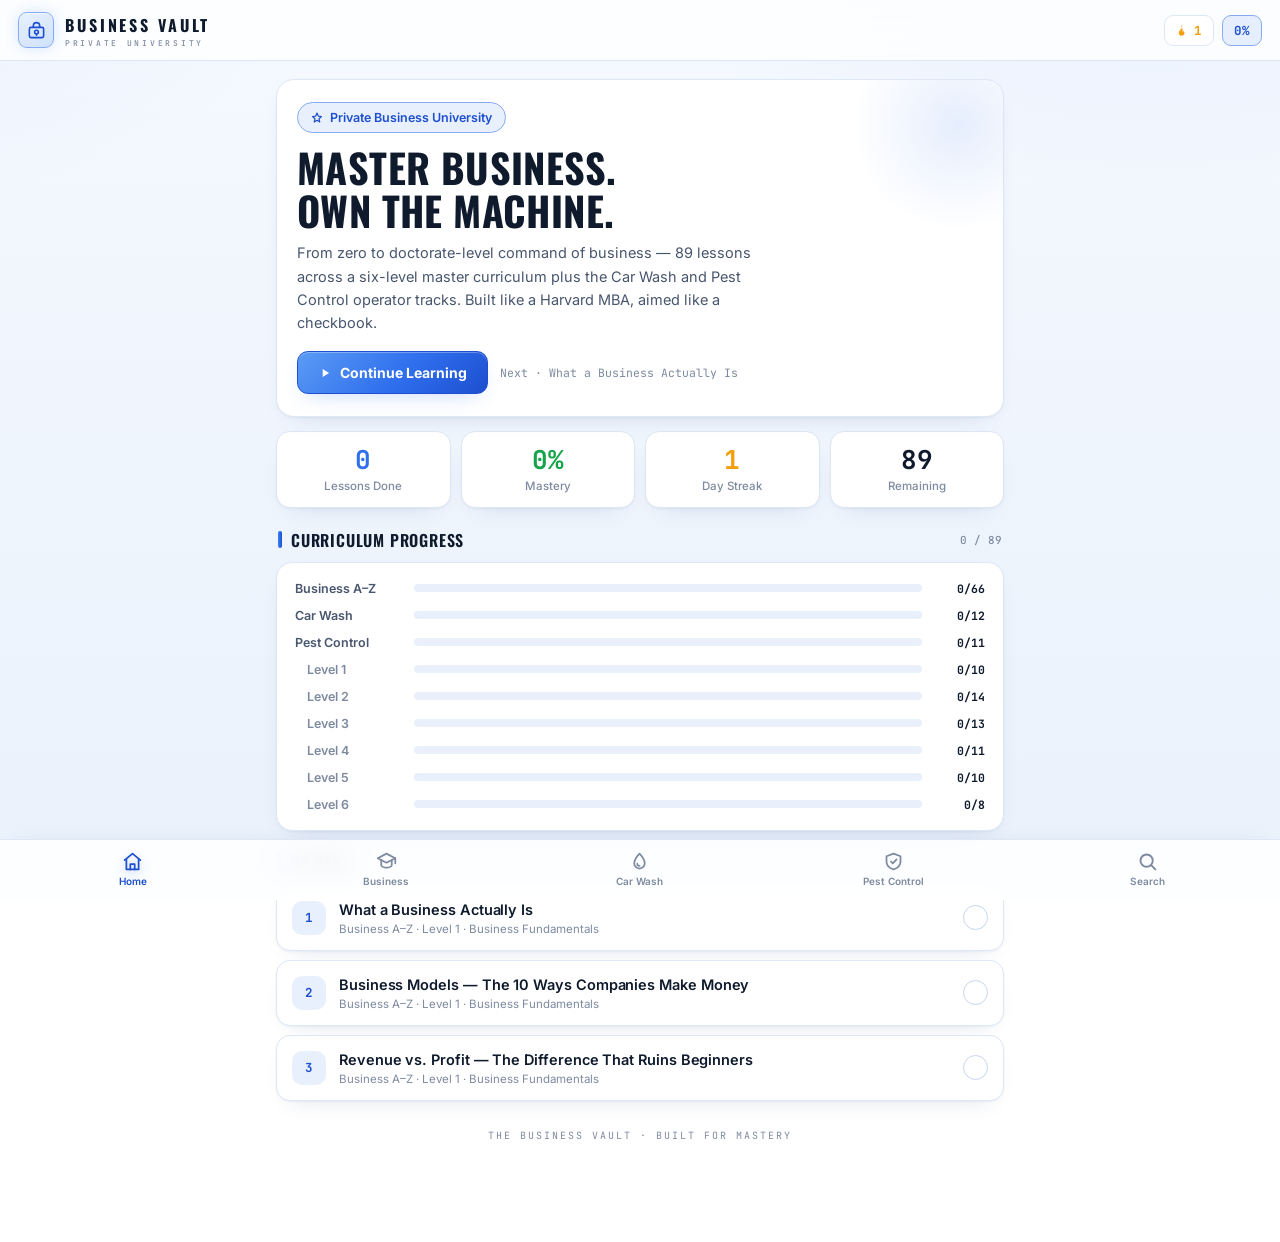
<file: index.html.html>
<!DOCTYPE html>
<html lang="en">
<head>
<meta charset="UTF-8">
<meta name="viewport" content="width=device-width, initial-scale=1.0, viewport-fit=cover">
<meta name="apple-mobile-web-app-capable" content="yes">
<meta name="apple-mobile-web-app-status-bar-style" content="default">
<meta name="theme-color" content="#eef3fb">
<title>The Business Vault</title>
<link rel="preconnect" href="https://fonts.googleapis.com">
<link rel="preconnect" href="https://fonts.gstatic.com" crossorigin>
<link href="https://fonts.googleapis.com/css2?family=Oswald:wght@500;600;700&family=Inter:wght@400;500;600;700&family=JetBrains+Mono:wght@400;500;700&display=swap" rel="stylesheet">
<style>
  :root{
    --bg:#eef3fb;--surface:#ffffff;--surface-2:#f7faff;--hover:#e9f0fb;--raise:#f0f5fc;
    --edge:#dde7f5;--edge-2:#c6d6ee;
    --text:#0f1b2d;--steel:#7e8aa0;--steel-2:#48566e;--light:#22324a;
    --blue:#2f6fed;--blue-2:#1d4fd0;--blue-3:#86abf4;
    --blue-soft:rgba(47,111,237,.10);--blue-glow:rgba(47,111,237,.32);
    --blue-line:linear-gradient(90deg,#3b82f6,#1d4fd0);
    --blue-face:linear-gradient(135deg,#5b9bf5,#2f6fed 55%,#1d4fd0);
    --green:#16a34a;--green-soft:rgba(22,163,74,.12);
    --red:#e2564f;--amber:#f59e0b;
    --shadow:rgba(30,58,120,.12);
    --card-sh:0 1px 2px rgba(30,58,120,.05),0 10px 26px -16px rgba(30,58,120,.22);
    --oswald:'Oswald',system-ui,sans-serif;
    --inter:'Inter',system-ui,sans-serif;
    --mono:'JetBrains Mono',ui-monospace,monospace;
  }
  *{margin:0;padding:0;box-sizing:border-box;-webkit-tap-highlight-color:transparent}
  html{scroll-behavior:smooth}
  body{
    font-family:var(--inter);color:var(--text);-webkit-font-smoothing:antialiased;text-rendering:optimizeLegibility;
    background:
      radial-gradient(900px 500px at 90% -12%,rgba(47,111,237,.08),transparent 60%),
      radial-gradient(700px 420px at -6% -4%,rgba(91,155,245,.06),transparent 55%),
      linear-gradient(180deg,#f5f9ff,#e9f1fb);
    background-attachment:fixed;min-height:100vh;
  }
  button{font-family:inherit;cursor:pointer;border:none;background:none;color:inherit}
  input{font-family:inherit}
  .mono{font-family:var(--mono)}
  /* ================= TOP BAR ================= */
  .top{
    position:sticky;top:0;z-index:50;display:flex;align-items:center;gap:11px;
    padding:calc(12px + env(safe-area-inset-top)) 18px 12px;
    background:rgba(255,255,255,.82);backdrop-filter:blur(16px) saturate(1.5);-webkit-backdrop-filter:blur(16px) saturate(1.5);
    border-bottom:1px solid var(--edge);
  }
  .brandmark{
    width:36px;height:36px;border-radius:9px;flex-shrink:0;display:grid;place-items:center;
    background:linear-gradient(150deg,#e8f1ff,#cfe1fb);border:1px solid var(--blue-3);color:var(--blue-2);
    box-shadow:0 0 14px rgba(47,111,237,.18),inset 0 1px 0 rgba(255,255,255,.6);
  }
  .brandname{font-family:var(--oswald);font-weight:700;font-size:16px;letter-spacing:.18em;color:var(--text)}
  .brandname small{display:block;font-family:var(--mono);font-size:8px;letter-spacing:.34em;color:var(--steel);font-weight:500;margin-top:1px}
  .top-right{margin-left:auto;display:flex;align-items:center;gap:8px}
  .streak{display:flex;align-items:center;gap:5px;padding:6px 11px;border-radius:9px;background:var(--surface);border:1px solid var(--edge);font-family:var(--mono);font-size:12.5px;font-weight:700;color:var(--amber)}
  .masteryChip{display:flex;align-items:center;gap:6px;padding:6px 11px;border-radius:9px;background:var(--blue-soft);border:1px solid var(--blue-3);font-family:var(--mono);font-size:12.5px;font-weight:700;color:var(--blue-2)}
  /* ================= LAYOUT ================= */
  .view{max-width:760px;margin:0 auto;padding:18px 16px calc(96px + env(safe-area-inset-bottom));display:none;flex-direction:column;gap:14px;animation:fadeUp .4s ease}
  .view.active{display:flex}
  @keyframes fadeUp{from{opacity:0;transform:translateY(6px)}to{opacity:1;transform:none}}
  /* ================= PANELS / CARDS ================= */
  .panel{background:var(--surface);border:1px solid var(--edge);border-radius:16px;padding:18px;box-shadow:var(--card-sh)}
  .chipBadge{
    display:inline-flex;align-items:center;gap:7px;padding:7px 13px;border-radius:100px;
    background:var(--blue-soft);border:1px solid var(--blue-3);color:var(--blue-2);
    font-size:12.5px;font-weight:600;width:fit-content;
  }
  .hero{position:relative;overflow:hidden;background:var(--surface);border:1px solid var(--edge);border-radius:18px;padding:22px 20px;box-shadow:var(--card-sh)}
  .hero::after{content:"";position:absolute;right:-70px;top:-70px;width:230px;height:230px;border-radius:50%;background:radial-gradient(circle,rgba(47,111,237,.12),transparent 65%);pointer-events:none}
  .hero h1{font-family:var(--oswald);font-weight:700;font-size:clamp(28px,7.4vw,40px);line-height:1.08;letter-spacing:.01em;margin:13px 0 9px;text-transform:none}
  .hero p{color:var(--steel-2);font-size:14.5px;line-height:1.6;max-width:480px}
  .hero-cta{display:flex;align-items:center;gap:12px;margin-top:17px;flex-wrap:wrap}
  .btn{
    display:inline-flex;align-items:center;justify-content:center;gap:8px;padding:12px 20px;border-radius:11px;
    background:var(--blue-face);color:#fff;font-weight:700;font-size:14px;border:1px solid var(--blue-2);
    box-shadow:0 8px 22px -10px var(--blue-glow),inset 0 1px 0 rgba(255,255,255,.3);
    transition:transform .12s ease,filter .12s ease;white-space:nowrap;
  }
  .btn:active{transform:translateY(1px);filter:brightness(.97)}
  @media(hover:hover){.btn:hover{filter:brightness(1.07);transform:translateY(-1px)}}
  .btn.green{background:linear-gradient(135deg,#4ade80,#16a34a 55%,#15803d);border-color:#15803d;box-shadow:0 8px 22px -10px rgba(22,163,74,.4),inset 0 1px 0 rgba(255,255,255,.3)}
  .btn.full{width:100%;padding:15px;font-size:15px}
  .hero-note{font-family:var(--mono);font-size:11.5px;color:var(--steel)}
  /* stat tiles */
  .statGrid{display:grid;grid-template-columns:repeat(4,1fr);gap:10px}
  @media(max-width:560px){.statGrid{grid-template-columns:repeat(2,1fr)}}
  .stat{background:var(--surface);border:1px solid var(--edge);border-radius:14px;padding:14px 8px;text-align:center;box-shadow:var(--card-sh)}
  .stat b{display:block;font-family:var(--mono);font-size:26px;font-weight:700;line-height:1.1;color:var(--text)}
  .stat b.c-blue{color:var(--blue)}.stat b.c-green{color:var(--green)}.stat b.c-red{color:var(--red)}.stat b.c-amber{color:var(--amber)}
  .stat span{display:block;font-size:11.5px;color:var(--steel);margin-top:4px;font-weight:500}
  /* section head — "| Title" style */
  .sectionHead{display:flex;align-items:center;gap:9px;margin:6px 2px -4px}
  .sectionHead i{width:4px;height:17px;border-radius:3px;background:var(--blue-line);flex-shrink:0}
  .sectionHead h3{font-family:var(--oswald);font-weight:600;font-size:16px;letter-spacing:.05em}
  .sectionHead .mono{margin-left:auto;font-size:11px;color:var(--steel);font-weight:500}
  /* track progress rows */
  .snap{display:flex;flex-direction:column;gap:12px}
  .snap-row{display:flex;align-items:center;gap:11px}
  .snap-label{flex:0 0 108px;font-size:12.5px;color:var(--steel-2);font-weight:600;white-space:nowrap;overflow:hidden;text-overflow:ellipsis}
  .snap-bar{flex:1;height:8px;border-radius:5px;background:var(--hover);overflow:hidden}
  .snap-fill{height:100%;background:var(--blue-line);border-radius:5px;transition:width .6s cubic-bezier(.2,.8,.2,1)}
  .snap-n{flex:0 0 52px;text-align:right;font-family:var(--mono);font-size:11.5px;color:var(--text);font-weight:700}
  /* segmented level pills */
  .segWrap{position:sticky;top:calc(61px + env(safe-area-inset-top));z-index:20;padding:2px 0}
  .seg-group{
    display:flex;gap:4px;padding:4px;border-radius:13px;overflow-x:auto;scrollbar-width:none;
    background:rgba(233,240,251,.9);backdrop-filter:blur(12px);-webkit-backdrop-filter:blur(12px);border:1px solid var(--edge);
  }
  .seg-group::-webkit-scrollbar{display:none}
  .seg{flex:1 0 auto;padding:9px 14px;border-radius:9px;font-size:12.5px;color:var(--steel-2);font-weight:600;white-space:nowrap;transition:color .16s ease,background .18s cubic-bezier(.22,1,.36,1),box-shadow .18s ease;text-align:center}
  .seg.on{background:var(--surface);color:var(--blue-2);box-shadow:0 2px 8px -2px var(--shadow),inset 0 0 0 1px var(--edge)}
  .seg .mono{font-size:10px;margin-left:5px;opacity:.75}
  /* level meta card */
  .levelMeta{display:flex;align-items:center;gap:13px;background:var(--surface);border:1px solid var(--edge);border-radius:15px;padding:14px 16px;box-shadow:var(--card-sh)}
  .levelMeta .lm-ring{position:relative;width:48px;height:48px;flex-shrink:0}
  .levelMeta .lm-ring svg{transform:rotate(-90deg)}
  .levelMeta .lm-ring b{position:absolute;inset:0;display:grid;place-items:center;font-family:var(--mono);font-size:10.5px;font-weight:700;color:var(--blue-2)}
  .levelMeta .lm-t b{display:block;font-family:var(--oswald);font-weight:600;font-size:16.5px;letter-spacing:.02em}
  .levelMeta .lm-t span{display:block;font-size:12px;color:var(--steel);margin-top:2px}
  .ring-track{fill:none;stroke:var(--hover);stroke-width:5}
  .ring-fill{fill:none;stroke:url(#blueGrad);stroke-width:5;stroke-linecap:round;transition:stroke-dashoffset .8s cubic-bezier(.22,1,.36,1)}
  /* module label */
  .moduleName{display:flex;align-items:center;gap:8px;font-family:var(--mono);font-size:10.5px;letter-spacing:.18em;text-transform:uppercase;color:var(--steel);font-weight:700;margin:10px 4px -6px}
  .moduleName::after{content:"";flex:1;height:1px;background:var(--edge)}
  /* lesson cards */
  .cards{display:flex;flex-direction:column;gap:9px}
  .card{
    display:flex;align-items:center;gap:13px;text-align:left;width:100%;
    background:var(--surface);border:1px solid var(--edge);border-radius:14px;padding:14px 15px;
    box-shadow:var(--card-sh);color:var(--text);
    transition:transform .25s cubic-bezier(.22,1,.36,1),border-color .2s,box-shadow .2s;
  }
  a.card{text-decoration:none}
  .card:active{transform:scale(.983)}
  @media(hover:hover){.card:hover{border-color:var(--blue-3);transform:translateY(-1px);box-shadow:0 4px 14px -4px var(--shadow),0 10px 26px -16px var(--shadow)}}
  .card .num{
    width:34px;height:34px;flex-shrink:0;border-radius:10px;display:grid;place-items:center;
    background:var(--blue-soft);color:var(--blue-2);font-family:var(--mono);font-size:12.5px;font-weight:700;
  }
  .card.done .num{background:var(--green-soft);color:var(--green)}
  .card .ct{flex:1;min-width:0}
  .card .ct b{display:block;font-size:14.5px;font-weight:600;line-height:1.35;letter-spacing:-.005em}
  .card .ct span{display:block;font-size:11.5px;color:var(--steel);margin-top:2.5px;overflow:hidden;text-overflow:ellipsis;white-space:nowrap}
  .card.done .ct b{color:var(--steel-2)}
  .check{
    width:25px;height:25px;flex-shrink:0;border-radius:50%;border:1.5px solid var(--edge-2);
    display:grid;place-items:center;transition:all .25s;background:var(--surface);
  }
  .check svg{opacity:0;transform:scale(.4);transition:all .3s cubic-bezier(.34,1.56,.64,1)}
  .card.done .check{background:var(--green);border-color:var(--green);box-shadow:0 3px 10px -3px rgba(22,163,74,.5)}
  .card.done .check svg{opacity:1;transform:scale(1)}
  /* search */
  .searchBox{position:relative}
  .searchBox svg{position:absolute;left:15px;top:50%;transform:translateY(-50%);color:var(--steel);pointer-events:none}
  .searchBox input{
    width:100%;padding:15px 16px 15px 45px;font-size:16px;border-radius:13px;border:1px solid var(--edge);
    background:var(--surface);color:var(--text);outline:none;box-shadow:var(--card-sh);
    transition:border-color .2s,box-shadow .2s;-webkit-appearance:none;
  }
  .searchBox input::placeholder{color:var(--steel)}
  .searchBox input:focus{border-color:var(--blue-3);box-shadow:0 0 0 3px var(--blue-soft),var(--card-sh)}
  .rhead{font-family:var(--mono);font-size:12px;color:var(--steel);padding:2px 4px}
  .empty{text-align:center;color:var(--steel);font-size:13px;padding:30px 16px}
  /* ================= BOTTOM TAB BAR ================= */
  .tabbar{
    position:fixed;bottom:0;left:0;right:0;z-index:60;display:flex;justify-content:space-around;align-items:center;
    background:rgba(255,255,255,.88);border-top:1px solid var(--edge);
    padding:7px 6px calc(9px + env(safe-area-inset-bottom));
    backdrop-filter:blur(14px) saturate(1.4);-webkit-backdrop-filter:blur(14px) saturate(1.4);
    box-shadow:0 -6px 20px -14px var(--shadow);
  }
  .tab{display:flex;flex-direction:column;align-items:center;gap:3px;color:var(--steel);font-size:10px;font-weight:600;padding:4px 6px;border-radius:10px;flex:1;transition:color .14s,transform .14s;max-width:88px}
  .tab.active{color:var(--blue-2)}
  .tab.active svg{filter:drop-shadow(0 3px 6px var(--blue-glow))}
  .tab:active{transform:scale(.94)}
  /* ================= LESSON SHEET ================= */
  #sheet{
    position:fixed;inset:0;z-index:100;background:var(--bg);overflow-y:auto;-webkit-overflow-scrolling:touch;
    transform:translateY(100%);transition:transform .42s cubic-bezier(.22,1,.36,1);visibility:hidden;
    background-image:radial-gradient(800px 400px at 90% -10%,rgba(47,111,237,.07),transparent 60%);
  }
  #sheet.open{transform:translateY(0);visibility:visible}
  .sheetBar{
    position:sticky;top:0;z-index:10;display:flex;align-items:center;justify-content:space-between;gap:10px;
    padding:calc(12px + env(safe-area-inset-top)) 16px 12px;
    background:rgba(255,255,255,.85);backdrop-filter:blur(16px);-webkit-backdrop-filter:blur(16px);
    border-bottom:1px solid var(--edge);
  }
  .backBtn{display:flex;align-items:center;gap:6px;color:var(--blue-2);font-size:14.5px;font-weight:700;padding:6px 8px;border-radius:9px}
  .backBtn:active{background:var(--blue-soft)}
  .sheetBar .crumb{font-family:var(--mono);font-size:10px;letter-spacing:.14em;text-transform:uppercase;color:var(--steel);font-weight:600;text-align:right}
  .sheetInner{max-width:720px;margin:0 auto;padding:24px 18px calc(60px + env(safe-area-inset-bottom))}
  .lessonChip{display:inline-flex;align-items:center;gap:6px;padding:5px 11px;border-radius:100px;background:var(--blue-soft);border:1px solid var(--blue-3);color:var(--blue-2);font-family:var(--mono);font-size:10.5px;font-weight:700;letter-spacing:.06em;text-transform:uppercase}
  .sheetInner h2{font-family:var(--oswald);font-weight:700;font-size:clamp(24px,6vw,32px);line-height:1.14;letter-spacing:.005em;margin:12px 0 6px}
  .lessonMeta{color:var(--steel);font-size:13px;margin-bottom:18px}
  .videoBox{border-radius:16px;overflow:hidden;border:1px solid var(--edge);background:var(--surface);box-shadow:var(--card-sh)}
  .videoBox .frame{position:relative;padding-top:56.25%;background:#0f1b2d}
  .videoBox iframe{position:absolute;inset:0;width:100%;height:100%;border:0}
  .ytBtn{display:flex;align-items:center;gap:15px;padding:19px;text-decoration:none;color:var(--text)}
  .ytBtn .play{
    width:52px;height:52px;border-radius:50%;flex-shrink:0;display:grid;place-items:center;
    background:var(--blue-face);box-shadow:0 8px 22px -8px var(--blue-glow);transition:transform .25s;
  }
  .ytBtn:active .play{transform:scale(.92)}
  .ytBtn b{display:block;font-size:15px;font-weight:700;margin-bottom:2px}
  .ytBtn span{font-size:12.5px;color:var(--steel-2);line-height:1.45;display:block}
  .moreVids{display:block;text-align:center;font-family:var(--mono);font-size:11.5px;color:var(--steel);text-decoration:none;padding:12px 0 0}
  .moreVids u{color:var(--blue-2);font-weight:600}
  .lbody{margin-top:8px}
  .lsec{display:flex;align-items:center;gap:9px;margin:26px 0 13px}
  .lsec i{width:4px;height:15px;border-radius:3px;background:var(--blue-line);flex-shrink:0}
  .lsec h4{font-family:var(--oswald);font-weight:600;font-size:14px;letter-spacing:.09em;text-transform:uppercase}
  .lbody p{font-size:15.5px;line-height:1.75;color:var(--light);margin-bottom:14px;background:var(--surface);border:1px solid var(--edge);border-radius:14px;padding:15px 17px;box-shadow:var(--card-sh)}
  .terms{display:flex;flex-direction:column;gap:9px}
  .term{background:var(--surface);border:1px solid var(--edge);border-radius:13px;padding:12px 15px;box-shadow:var(--card-sh)}
  .term b{color:var(--blue-2);font-size:13.5px;font-weight:700}
  .term span{display:block;font-size:13px;color:var(--steel-2);line-height:1.55;margin-top:3px}
  .example{background:linear-gradient(100deg,var(--blue-soft),rgba(47,111,237,.03) 70%),var(--surface);border:1px solid var(--blue-3);border-left:4px solid var(--blue);border-radius:13px;padding:15px 17px;font-size:14px;line-height:1.7;color:var(--light);box-shadow:var(--card-sh)}
  .takeaways{list-style:none;display:flex;flex-direction:column;gap:9px}
  .takeaways li{display:flex;gap:12px;font-size:14px;line-height:1.6;color:var(--light);background:var(--surface);border:1px solid var(--edge);border-radius:13px;padding:13px 15px;box-shadow:var(--card-sh)}
  .takeaways li i{
    font-style:normal;flex-shrink:0;width:23px;height:23px;border-radius:50%;margin-top:1px;
    background:var(--blue-soft);color:var(--blue-2);font-family:var(--mono);font-size:11px;font-weight:700;
    display:grid;place-items:center;
  }
  .completeBtn{margin-top:28px}
  .footerNote{text-align:center;font-family:var(--mono);color:var(--steel);font-size:10px;letter-spacing:.2em;text-transform:uppercase;padding:14px 0 4px}
  @media(prefers-reduced-motion:reduce){*{animation:none!important;transition:none!important}}
</style>
</head>
<body>

<svg width="0" height="0" style="position:absolute"><defs>
  <linearGradient id="blueGrad" x1="0%" y1="0%" x2="100%" y2="100%">
    <stop offset="0%" stop-color="#5b9bf5"/><stop offset="100%" stop-color="#1d4fd0"/>
  </linearGradient>
</defs></svg>

<header class="top">
  <div class="brandmark">
    <svg width="19" height="19" viewBox="0 0 24 24" fill="none" stroke="currentColor" stroke-width="2" stroke-linecap="round" stroke-linejoin="round"><rect x="3" y="8" width="18" height="13" rx="2"/><path d="M8 8V6a4 4 0 0 1 8 0v2"/><circle cx="12" cy="14" r="2.4"/><path d="M12 16.4V18"/></svg>
  </div>
  <div class="brandname">BUSINESS VAULT<small>PRIVATE UNIVERSITY</small></div>
  <div class="top-right">
    <div class="streak" id="streakChip" title="Day streak">
      <svg width="13" height="13" viewBox="0 0 24 24" fill="currentColor"><path d="M13.5 0.7s.8 3.2-1.6 6.4C9.6 10.2 7 11.7 7 15a5.5 5.5 0 0 0 11 0c0-1.6-.6-2.9-1.4-4.1-.6 1-1.6 1.9-2.6 2.1.6-1.9 1-4.9-.5-7.5-1-1.9-3-4.8 0-4.8z" transform="translate(-1.5 2) scale(0.95)"/></svg>
      <span id="streakN">1</span>
    </div>
    <div class="masteryChip"><span id="masteryPct">0%</span></div>
  </div>
</header>

<main id="views"></main>

<nav class="tabbar" id="tabbar"></nav>

<div id="sheet" role="dialog" aria-modal="true">
  <div class="sheetBar">
    <button class="backBtn" onclick="closeLesson()">
      <svg width="15" height="15" viewBox="0 0 24 24" fill="none" stroke="currentColor" stroke-width="2.8" stroke-linecap="round" stroke-linejoin="round"><path d="M15 18l-6-6 6-6"/></svg>
      Back
    </button>
    <div class="crumb" id="sheetCrumb"></div>
  </div>
  <div class="sheetInner" id="sheetInner"></div>
</div>

<script>
/* ================= CURRICULUM DATA ================= */
const DATA=[
{id:"biz",name:"Business A–Z",tag:"The Master Curriculum",intro:"Six levels. Foundations to full Polymath. Complete every level and you will understand business better than most MBA graduates — how money is made, managed, multiplied, and ultimately how companies are bought and sold.",levels:[
{id:"L1",name:"Foundations",tagline:"Level 1",desc:"What business actually is and how money moves",modules:[
{name:"Business Fundamentals",lessons:[
{id:"f1",t:"What a Business Actually Is",v:"CBYhVcO4WgI",q:"how to start a startup lecture 1 Sam Altman Y Combinator",
p:["Strip away the jargon and a business is one thing: a repeatable system that solves a problem for people who will pay more for the solution than it costs you to deliver it. That gap between what customers pay and what it costs you is where every fortune in history comes from. A lemonade stand, a car wash, and Apple all run on the exact same physics — only the scale changes.",
"The most important mental shift for a beginner: a business is not a job you own. A job trades your hours for money. A business is a machine that combines other people's time, equipment, and systems to produce value whether or not you personally show up. Your goal as you move through this curriculum is to learn how to build, measure, and improve that machine."],
terms:[["Value proposition","The specific reason a customer chooses you — the problem you solve and why you solve it better than the alternatives."],["Customer","The person or company that pays you. No paying customer, no business — everything else is a hobby."],["Market","The total group of people with the problem you solve and money to spend on it."],["System","A documented, repeatable way of doing something so results don't depend on any one person."]],
ex:"Maria hates washing her car but loves a clean car. A car wash charges her $20 for something that costs it roughly $4 in water, chemicals, and labor per car. Maria happily pays because 20 minutes of her time is worth more than $20 to her. Both sides win — that voluntary exchange, repeated thousands of times, is the entire game.",
keys:["A business = solve a real problem, for real people, at a price above your cost, repeatably.","Profit is the reward for creating value, not for working hard. Effort that creates no value earns nothing.","A business is a machine that should eventually run without you — a job you own is not a business.","Everything you'll learn in this vault improves one of three things: making the machine sell more, cost less, or run without you."]},
{id:"f2",t:"Business Models — The 10 Ways Companies Make Money",v:"bNpx7gpSqbY",q:"business models explained types of business models",
p:["A business model is simply the answer to: who pays you, for what, how often, and how the money exceeds the costs. Most companies on earth use one of about ten models: selling products (retail/e-commerce), selling services (plumbing, law), subscriptions (Netflix, unlimited wash clubs), marketplaces (Airbnb takes a cut), franchising (sell the playbook), licensing (rent your intellectual property), advertising (sell attention), SaaS (rent software), manufacturing (make and wholesale), and brokerage (connect buyer and seller for a fee).",
"The model you choose matters more than how hard you work, because models differ wildly in quality. Recurring-revenue models (subscriptions, service agreements) are worth 2–4× more than one-time-sale models at the same revenue, because next month's income is already spoken for. This is exactly why car wash memberships and pest control service agreements — your two specialty tracks — are such prized business models: they turn one-time buyers into monthly annuities."],
terms:[["Business model","The structure of who pays you, for what, how often, and at what margin."],["Recurring revenue","Income that repeats automatically (memberships, contracts) without re-selling the customer."],["One-time revenue","Income you must go win again every single time — the treadmill model."],["Margin profile","How much of each dollar of revenue survives as profit under a given model."]],
ex:"Two pest control companies each collect $500,000 a year. Company A does one-off treatments; every January its revenue resets to zero. Company B sells quarterly service agreements; it starts January with $460,000 already under contract. A buyer will pay dramatically more for Company B — often nearly double — for the 'same' revenue.",
keys:["Choose the model before you choose the hustle — the model sets your ceiling.","Recurring revenue is the most valuable revenue in existence; convert one-time buyers into members and contracts whenever possible.","The same customer problem can often be served by several models; the best operators pick the one with repeat payment built in.","Timing, model, and market matter more than raw effort — Bill Gross's research found timing was the #1 predictor of startup success."]},
{id:"f3",t:"Revenue vs. Profit — The Difference That Ruins Beginners",q:"revenue vs profit explained for beginners",
p:["Revenue is every dollar that comes in the door. Profit is what's left after every cost is paid. Beginners brag about revenue; operators obsess over profit. A business doing $2 million in revenue with $50,000 of profit is a worse machine than one doing $600,000 in revenue with $150,000 of profit — and understanding why is the beginning of financial literacy.",
"There are actually three profits, and you must know all three. Gross profit is revenue minus the direct costs of delivering the product (chemicals, labor on the job, materials). Operating profit subtracts overhead — rent, admin salaries, marketing, insurance. Net profit subtracts everything, including interest and taxes. Each layer tells you something different: gross profit tells you if the core service is priced right; operating profit tells you if the company is run well; net profit tells you what you actually keep."],
terms:[["Revenue (top line)","Total money collected from customers before any costs."],["Gross profit","Revenue minus direct costs of delivery (COGS). The health of your core offer."],["Operating profit","Gross profit minus overhead. The health of your management."],["Net profit (bottom line)","What remains after all expenses, interest, and taxes. What you keep."],["Margin","Profit expressed as a percentage of revenue, so businesses of different sizes can be compared."]],
ex:"A mobile detailer charges $200 per job (revenue). Supplies and helper labor cost $80, so gross profit is $120 (60% gross margin). His share of van payment, insurance, and ads is $70 per job, leaving $50 operating profit. After taxes he keeps about $38. If he only ever looked at the $200, he'd think he was rich; the machine actually produces $38.",
keys:["Revenue is vanity, profit is sanity, cash is reality — evaluate every business on all three.","Learn the three layers: gross, operating, net. Each diagnoses a different disease.","A high-revenue, low-margin business is fragile: one bad month erases the whole year.","Never price by gut. Price so that gross margin survives overhead with room to spare."]},
{id:"f4",t:"How Money Flows Through a Business",q:"cash flow cycle how money flows through a business explained",
p:["Every dollar takes a journey: it enters as revenue, passes through direct costs, gets taxed, and either exits as owner profit or gets reinvested. Draw it as a pipeline: Marketing creates attention → attention becomes leads → leads become sales (revenue) → revenue pays cost of goods → gross profit pays overhead → operating profit pays debt and taxes → net profit is split between the owner's pocket and reinvestment back into the machine. Master operators know exactly where dollars leak at every joint of that pipeline.",
"The second critical concept is timing. Money rarely arrives when the work happens. You may buy chemicals in March, do the job in April, and get paid in June. This gap — the cash conversion cycle — is why profitable companies still go bankrupt: they earn profit on paper but run out of actual cash to pay Friday's payroll. Businesses that collect up front (memberships, prepaid contracts) enjoy negative cash cycles: customers fund the operation before costs are due. That is a superpower."],
terms:[["Cash conversion cycle","Days between paying for costs and collecting from customers. Shorter (or negative) is better."],["Working capital","The cash cushion needed to fund operations between paying costs and getting paid."],["Reinvestment","Profit deliberately put back into the machine (equipment, marketing, people) to grow it."],["Owner's draw / distribution","Profit taken out of the business for the owner personally."]],
ex:"A pest control route collects payment the day of service by card on file. Chemical bills are due 30 days later. The company is literally paid before it pays — customers finance the growth. Contrast a commercial landscaper who works in April and gets paid in July, and must borrow to make payroll in between.",
keys:["Trace the pipeline: marketing → leads → sales → gross profit → overhead → net profit → pocket or reinvest.","Profit and cash are different animals; timing kills more businesses than losses do.","Get paid faster and pay slower (ethically) — collecting up front is a structural advantage.","Every leak in the pipeline compounds; fixing a 5% leak at three joints nearly triples what reaches the bottom."]}
]},
{name:"Financial Statements",lessons:[
{id:"f5",t:"Reading a P&L (Income Statement)",q:"how to read an income statement P&L for beginners",
p:["The Profit & Loss statement (income statement) answers one question: over a period of time, did the machine make money? It reads top to bottom like the pipeline you just learned: Revenue at top, then Cost of Goods Sold (COGS), giving Gross Profit. Then Operating Expenses (rent, payroll, marketing, insurance — often called SG&A), giving Operating Income. Then interest and taxes, giving Net Income at the very bottom. That's it — every P&L on earth, from a taco truck to Amazon, follows this skeleton.",
"The power move is reading it in percentages, not dollars — this is called common-sizing. Divide every line by revenue. If COGS is 42% of revenue this year but was 36% last year, something is leaking: prices too low, waste, theft, or supplier increases. Comparing percentage trends month over month is how operators catch problems while they're still cheap to fix. Always read three periods side by side; a single P&L is a photo, three are a movie."],
terms:[["COGS (Cost of Goods Sold)","Costs that scale directly with each sale — materials, direct labor, merchant fees."],["SG&A / Operating expenses","Overhead that exists whether you sell or not: rent, admin, insurance, marketing."],["Common-sizing","Expressing each line as a % of revenue so periods and companies can be compared."],["Net income","The bottom line — accounting profit for the period."]],
ex:"A car wash P&L: Revenue $110,000 for the month. COGS (chemicals, water, hourly labor) $38,500 = 35%. Gross profit $71,500. Operating expenses (manager, insurance, utilities, marketing, rent) $44,000 = 40%. Operating income $27,500 = 25% operating margin. The owner sees labor crept from 22% to 27% of revenue in two months — investigation finds overstaffed Tuesdays. One schedule change recovers $2,700/month.",
keys:["The P&L is a period movie: Revenue − COGS = Gross Profit; − Overhead = Operating Income; − interest & taxes = Net Income.","Always read in percentages of revenue and compare at least three periods.","Watch trends, not snapshots — a creeping percentage is a leak announcing itself early.","A P&L shows profitability, not cash. A company can show profit and still miss payroll (that's the cash flow statement's job)."]},
{id:"f6",t:"The Balance Sheet — What You Own vs. Owe",q:"balance sheet explained simply for beginners accounting",
p:["If the P&L is a movie of a period, the balance sheet is a photograph of a single moment: everything the business owns (assets), everything it owes (liabilities), and the difference, which belongs to the owners (equity). The famous equation — Assets = Liabilities + Equity — is always true by definition, because every asset was funded either by borrowing (liability) or by owners' money and retained profits (equity).",
"Read it in layers. Current assets (cash, receivables, inventory) can become cash within a year; current liabilities (bills, credit cards, payroll due) must be paid within a year. Comparing the two tells you if the business can survive the next 12 months — that's liquidity. Long-term assets (equipment, buildings, vehicles) and long-term debt tell you how the machine was financed. Equity growing year over year means the business is compounding wealth; shrinking equity means it's quietly eating itself even if the P&L looks fine."],
terms:[["Asset","Anything of value the business owns or controls: cash, equipment, inventory, money owed to you."],["Liability","Anything the business owes: loans, unpaid bills, taxes due, customer deposits not yet earned."],["Equity","Assets minus liabilities — the owners' true stake. Also called book value or net worth."],["Liquidity","How easily the business can cover near-term obligations with near-term assets."],["Accounts receivable / payable","Money customers owe you (AR) and money you owe suppliers (AP)."]],
ex:"A pest control company owns $60,000 in trucks, $15,000 in equipment, $25,000 cash, and is owed $10,000 by commercial clients: assets $110,000. It owes $45,000 on truck loans and $8,000 in bills: liabilities $53,000. Equity = $57,000. That $57,000 — not the revenue number — is what the owner actually has built.",
keys:["Assets = Liabilities + Equity, always. Every asset is funded by debt or by owners.","Current assets vs. current liabilities reveals whether the next 12 months are safe.","Rising equity over time is the truest scoreboard of wealth-building in a business.","Revenue can grow while equity shrinks — always check both statements together."]},
{id:"f7",t:"The Cash Flow Statement — Where Cash Actually Went",q:"cash flow statement explained simply beginners",
p:["The cash flow statement reconciles a paradox: the P&L says you made $80,000, but your bank account grew $12,000. Where did $68,000 go? This statement answers precisely that, in three buckets. Operating activities: cash generated by the actual business (profit adjusted for timing — customers who haven't paid, bills you haven't paid, inventory bought). Investing activities: cash spent on or received from long-term assets (buying a truck, selling equipment). Financing activities: cash from loans and investors, minus loan payments and owner distributions.",
"For a small business, the single most important line is operating cash flow. If it's consistently positive and close to net income, the business converts profit into real money — healthy. If profit is positive but operating cash flow is negative, profits are trapped in unpaid invoices or inventory, and growth will require constant borrowing. Sophisticated buyers of businesses look here first, because the P&L can be dressed up but cash is very hard to fake."],
terms:[["Operating cash flow","Cash the core business produced this period — the truest health metric."],["Capex (capital expenditure)","Cash spent on long-lived assets like tunnels, trucks, and machines."],["Financing activities","Loans received, loan principal paid, owner money in, distributions out."],["Free cash flow","Operating cash flow minus capex — cash truly available to owners."]],
ex:"A wash shows $200,000 net income. Cash flow statement: operating +$230,000 (memberships collected up front), investing −$180,000 (new vacuum stations), financing −$60,000 (SBA loan payments and a distribution). Bank account change: −$10,000. Nothing is wrong — the owner chose to reinvest — but only this statement makes that visible.",
keys:["Three buckets: operating (the business), investing (the assets), financing (the funding).","Operating cash flow is the health metric; profit without cash conversion is a warning.","Free cash flow = operating cash flow − capex; it's what the machine truly pays its owner.","Cash is the hardest number to fake — buyers and bankers always start here."]},
{id:"f8",t:"Bookkeeping Basics — Keeping Score Correctly",v:"yYX4bvQSqbo",q:"bookkeeping basics for small business beginners",
p:["Bookkeeping is the discipline of recording every transaction so your three statements are actually true. The system used worldwide is double-entry: every transaction touches at least two accounts. Buy $500 of chemicals with cash? Chemicals expense goes up $500, cash goes down $500. Take a $40,000 truck loan? Assets (truck) up $40,000, liabilities (loan) up $40,000. Because both sides always move together, the books stay in balance and errors expose themselves.",
"Practically, a modern owner needs five habits: (1) a dedicated business bank account and card — never commingle personal and business money; (2) accounting software (QuickBooks, Xero, or Wave) connected to the bank feed; (3) a weekly 30-minute ritual categorizing transactions; (4) monthly reconciliation — confirming the software matches the bank statement to the penny; (5) saving receipts digitally for anything over $75. Do these five things and tax season becomes a formality instead of a crisis, and your statements become trustworthy enough to actually manage from."],
terms:[["Double-entry","Every transaction recorded in two places (a debit and a credit) so books always balance."],["Chart of accounts","The organized list of categories every dollar gets filed into."],["Reconciliation","Matching your books against the bank statement to catch errors monthly."],["Commingling","Mixing personal and business money — destroys clean books and legal protection."],["Accrual vs. cash basis","Recording income when earned vs. when received; accrual shows truth, cash shows the bank."]],
ex:"Two identical landscaping companies get audited. Owner A commingled accounts and kept receipts in a shoebox; the audit takes months, costs $15,000 in accounting fees, and disallowed deductions cost $9,000. Owner B spent 30 minutes weekly in QuickBooks; her audit closes in two weeks with zero adjustments. Same revenue — wildly different outcomes.",
keys:["Separate accounts on day one; commingling poisons your books and can pierce your liability protection.","Double-entry means every dollar has a source and a destination — always two sides.","Weekly categorizing + monthly reconciliation = statements you can actually trust and manage from.","Clean books aren't for the IRS — they're the instrument panel you fly the business with."]}
]},
{name:"Structure & Numbers",lessons:[
{id:"f9",t:"Business Entities — LLC, S-Corp, C-Corp",q:"LLC vs S corp vs C corp explained which entity",
p:["A business entity is the legal container your business lives in, and it determines two huge things: who can be sued (liability) and how profits are taxed. Sole proprietorship is the default if you do nothing — simple, but you and the business are legally the same person, so a lawsuit can take your house. An LLC (Limited Liability Company) creates a wall between business debts/lawsuits and your personal assets, while profits still 'pass through' to your personal tax return. It's the standard starting point for most small businesses.",
"The S-Corp is not really an entity — it's a tax election an LLC or corporation can make. Its superpower: you pay yourself a reasonable salary (subject to payroll taxes) and take remaining profit as distributions, which avoid the 15.3% self-employment tax. Once profits exceed roughly $50–80K, this typically saves thousands per year. The C-Corp is a fully separate taxpayer — it pays its own corporate tax, and dividends are taxed again at your level ('double taxation'). It's the wrong default for small operators but right for venture-backed startups or certain holding structures. Rule of thumb: start LLC, elect S-Corp when profitable, touch C-Corp only with a strategist's advice."],
terms:[["Limited liability","Legal separation so business problems can't (normally) take personal assets."],["Pass-through taxation","Business profit flows onto the owner's personal return; the entity itself pays no income tax."],["S-Corp election","IRS status letting owners split income into salary + distributions to reduce self-employment tax."],["Double taxation","C-Corp profit taxed at the corporate level and again when paid out as dividends."],["Piercing the corporate veil","When courts ignore your entity (usually due to commingling) and reach personal assets."]],
ex:"A pest control owner nets $120,000 as a sole proprietor and pays ~$18,360 in self-employment tax on top of income tax. She forms an LLC, elects S-Corp, pays herself a $60,000 salary and takes $60,000 in distributions — saving roughly $9,000 a year in payroll taxes, every year, for the cost of a payroll service.",
keys:["Entities control two levers: lawsuit protection and tax treatment.","LLC is the standard start: liability wall + simple pass-through taxes.","Elect S-Corp when profit clears ~$50–80K to cut self-employment tax; pay yourself a defensible salary.","Respect the entity — separate bank accounts and records — or a court can ignore it entirely."]},
{id:"f10",t:"Essential Business Math",q:"business math basics margin markup break even explained",
p:["Six calculations run the entire business world, and none require more than a phone calculator. (1) Margin: profit ÷ revenue. (2) Markup: profit ÷ cost — a $10 item sold for $15 has 50% markup but 33% margin; confusing these bankrupts retailers. (3) Break-even: fixed costs ÷ gross margin per unit = units needed before profit begins. (4) ROI: gain ÷ amount invested — the universal ranking tool for any decision. (5) Percentage change: (new − old) ÷ old. (6) The Rule of 72: divide 72 by a growth rate to get years to double — 72 ÷ 12% growth = 6 years to double.",
"The deeper skill is unitizing: reducing every business question to per-unit numbers. Not 'we spent $3,000 on ads' but 'we paid $42 per customer acquired, and each customer brings $380 of gross profit.' Once everything is per-unit, decisions become arithmetic instead of anxiety. This habit — thinking in per-car, per-stop, per-customer, per-month units — is the single trait that most separates real operators from hopeful owners, and it is the foundation Level 3 builds on."],
terms:[["Margin vs. markup","Margin is profit ÷ price; markup is profit ÷ cost. Same dollars, different denominators."],["Fixed vs. variable cost","Fixed exists regardless of volume (rent); variable scales with each sale (chemicals)."],["Break-even point","The volume at which contribution covers fixed costs and profit begins."],["ROI (return on investment)","Gain from a decision ÷ its cost — lets you rank any two uses of money."],["Rule of 72","72 ÷ growth rate ≈ years to double. Instant compounding intuition."]],
ex:"A wash has $45,000/month fixed costs. Average ticket $14, variable cost $4 — contribution $10 per car. Break-even: 4,500 cars a month, or 150 per day. Suddenly the owner knows exactly what a rainy Tuesday costs and precisely how many members it takes to sleep at night.",
keys:["Master six tools: margin, markup, break-even, ROI, % change, Rule of 72.","Never confuse margin (÷ price) with markup (÷ cost).","Break-even turns fear into a number: exactly how much volume equals safety.","Unitize everything — per-car, per-stop, per-customer. Per-unit thinking is the operator's superpower."]}
]}
]},
{id:"L2",name:"Core Skills",tagline:"Level 2",desc:"Marketing, sales, operations, people, money and law",modules:[
{name:"Marketing",lessons:[
{id:"c1",t:"Branding — Owning a Place in the Mind",v:"keCwRdbwNQY",q:"branding basics small business Steve Jobs marketing",
p:["A brand is not a logo. A brand is the automatic feeling and expectation people have when your name comes up — it's the answer to 'what is this company about and can I trust it?' stored in the customer's memory. Great brands compress a promise into an instant: Volvo means safety, FedEx means overnight, your car wash could mean 'always spotless in 5 minutes.' Branding is the deliberate work of choosing that one promise and repeating it with total consistency until the market memorizes it.",
"For a local business, brand is built in unglamorous places: the cleanliness of your trucks, whether techs show up in the window promised, how your phone gets answered, the consistency of your colors and signage, and how you handle the one job that went wrong. Consistency beats creativity — a decent promise kept 1,000 times in a row builds more brand than a brilliant campaign behind sloppy service. Decide what one thing you will be famous for locally, then make every touchpoint scream it."],
terms:[["Brand promise","The single expectation you commit to meeting every time."],["Positioning","The specific slot you occupy in the customer's mind relative to competitors."],["Brand equity","The measurable price premium and preference your reputation earns."],["Touchpoint","Any moment a customer contacts your business — every one deposits or withdraws trust."]],
ex:"Two pest control companies charge $45/month. One has hand-washed wrapped trucks, uniformed techs who text before arrival, and a 24-hour re-service guarantee. The other is 'some guy in a pickup.' The first books 3× the referrals and can raise prices 15% with almost no churn — that gap is brand equity, and it was built operationally, not with ads.",
keys:["A brand is a promise kept consistently, stored in the customer's memory — not a logo.","Pick ONE thing to be famous for locally and align every touchpoint to it.","Consistency compounds: identical trucks, uniforms, scripts, and follow-through beat clever ads.","Strong brands earn the two most valuable powers in business: price premiums and free referrals."]},
{id:"c2",t:"Digital Advertising — Buying Customers Profitably",q:"Google ads Facebook ads for local business beginners",
p:["Digital ads are vending machines for customers: insert money, receive attention, convert attention into booked jobs. The two machines that matter for local business are Google (people actively searching 'pest control near me' — high intent, you pay to be present at the moment of need) and Meta/Facebook-Instagram (people not searching, but targetable by location and demographics — you pay to create demand with an offer they can't ignore). Start with Google search ads because intent does the selling for you.",
"The entire discipline reduces to one comparison: what it costs to acquire a customer (CAC) versus what that customer is worth (LTV). If clicks cost $8, one in five clicks calls, and one in two calls books, a customer costs $80. If your average customer generates $600 in gross profit over their life, you'd buy those all day. Track the full chain — impressions → clicks → leads → booked jobs — because the leak is usually not the ad: it's the landing page, or the phone going unanswered. The best ad money you ever spend is often answering the phone in two rings."],
terms:[["CPC (cost per click)","What you pay each time someone clicks the ad."],["Conversion rate","The % of visitors/leads that take the next step (call, book, buy)."],["CAC (customer acquisition cost)","Total marketing spend ÷ new customers gained. Your true price of growth."],["Retargeting","Showing ads specifically to people who already visited but didn't buy — cheapest conversions available."],["Landing page","The dedicated page an ad sends traffic to, built for one action only."]],
ex:"A car wash spends $2,000/month on Google ads for 'car wash near me,' generating 400 clicks. 60 people join the $25/month unlimited club: CAC = $33. Members stay 14 months on average = $350 revenue at ~70% gross margin = $245 gross profit each. Every $33 invested returns $245 — the owner's only question becomes how much more inventory of attention he can buy.",
keys:["Google captures existing demand (search intent); Meta creates demand (offers + targeting). Start with Google.","The only verdict that matters: CAC vs. lifetime gross profit. Know both cold.","Track the whole chain — ad → click → lead → booked job. The leak is usually after the click.","Answer the phone. A $2,000 ad budget dies quietly in an unanswered voicemail box."]},
{id:"c3",t:"Funnels — The Path From Stranger to Customer",q:"marketing funnel explained for local business",
p:["A funnel is the deliberate sequence of steps a stranger travels to become a customer: they become aware of you (ad, sign, referral), develop interest (visit your site, read reviews), evaluate (compare prices, check availability), take action (book/buy), and — the stage amateurs forget — return and refer. It's called a funnel because numbers shrink at each stage: 1,000 see the ad, 100 click, 30 call, 15 book. Sketching your funnel with real numbers instantly reveals where you're losing people.",
"The professional move is to measure each stage's conversion rate, then fix the worst one first — because funnel stages multiply. If you double the ad budget, you double output. But if you also lift call-answer rate from 60% to 90%, and closing from 50% to 65%, output nearly triples with no extra spend. Small percentage gains at multiple stages compound violently. Every business you will ever own has a funnel whether you designed it or not; the only question is whether you can see it."],
terms:[["Funnel stage","One step in the journey: aware → interested → evaluating → buying → returning."],["Conversion rate","% surviving from one stage to the next."],["Lead magnet","Something valuable offered free (first month $1, free inspection) to pull people into the funnel."],["Follow-up sequence","Automated texts/emails that recover people who stalled mid-funnel — where the hidden money lives."]],
ex:"A pest control funnel: 2,000 see the ad → 120 click → 40 request quotes → 18 answered fast enough → 9 close. The owner's instinct is 'buy more ads.' The data says the giant leak is speed-to-lead: 22 quote requests never got a timely call. An auto-text-back system recovers 12 of them, adding 5–6 sales monthly for $50 of software.",
keys:["Map your funnel with real numbers — awareness to referral. You can't fix what you can't see.","Stages multiply: small improvements at several stages beat a big improvement at one.","Fix the leakiest stage first; it's almost never 'not enough ads.'","Speed-to-lead is king: responding in 5 minutes vs. 5 hours can 10× contact rates."]},
{id:"c4",t:"Content Marketing — Earning Trust at Scale",q:"content marketing for small business how to start",
p:["Content marketing is answering your customers' questions publicly — videos, posts, photos, guides — so that by the time they need you, they already know and trust you. Ads rent attention; content builds an asset that keeps working for years. A pest control company that posts 'What termite damage actually looks like in Texas homes' is doing sales work at midnight, at scale, for free, forever. The trust that content builds also makes every ad dollar convert better.",
"The winning strategy for a local operator is simple and unglamorous: document, don't create. Film real jobs (before/after washes, a tech explaining what he found under a house), answer the 20 questions customers actually ask, and post consistently in the places your customers scroll — Google Business Profile, Facebook, Instagram, Nextdoor, YouTube. One honest job-site video per week outperforms a slick agency campaign because authenticity is the scarcest commodity in advertising. Volume and consistency beat production value every time at the local level."],
terms:[["Content asset","A piece of media that keeps attracting customers long after it's made."],["Document don't create","Filming real work you're already doing instead of inventing content."],["Evergreen content","Answers that stay relevant for years ('how much does exterior wash damage paint?')."],["Social proof","Reviews, before/afters, testimonials — evidence others trusted you and won."]],
ex:"A car wash posts a 30-second phone video weekly: satisfying foam shots, a manager explaining spot-free rinse, member shoutouts. After a year, 5,000 locals follow it. Launching a new membership tier, they get 200 signups in a week with zero ad spend — the audience was a pre-built asset that ads can't buy.",
keys:["Content is an owned asset that compounds; ads are rented attention that stops when you stop paying.","Document real work — job sites, before/afters, honest answers. Authenticity converts.","Answer the exact questions customers already ask; that's your content calendar.","Consistency for 12 months beats brilliance for 3 weeks. Post weekly, forever."]},
{id:"c5",t:"Local SEO — Winning the Map Pack",q:"local SEO Google Business Profile optimization guide",
p:["When someone searches 'car wash near me,' Google shows three local businesses on a map before anything else — the Map Pack. Ranking there is the highest-ROI marketing available to a local business, because that click costs nothing and carries maximal intent. Google decides those three spots using three factors: relevance (does your profile clearly say what you do?), distance (proximity to the searcher), and prominence (reviews, review velocity, photos, mentions across the web).",
"You can't move your building, so you fight on the other two. Claim and completely fill your Google Business Profile: exact categories, services, hours, photos weekly, posts monthly. Then run a relentless review engine — ask every happy customer same-day, by text, with a direct link; respond to every review, good and bad. Volume, recency, and reply-rate all count. Finally, ensure your name/address/phone are identical everywhere online, and build a simple website with one page per service and per city you serve. Done consistently, this outranks bigger competitors who ignore it — and the leads are free, forever."],
terms:[["Map Pack","The three map results shown above normal listings for local searches — the money real estate."],["Google Business Profile (GBP)","Your free Google listing; the single most important local marketing asset."],["NAP consistency","Name, Address, Phone identical across every directory — mismatches erode trust with Google."],["Review velocity","The steady rate of new reviews; 8/month every month beats 100 once."]],
ex:"Two pest control companies sit two miles apart. Company A: 47 reviews, last one 5 months old. Company B texts a review link after every job: 460 reviews averaging 12 new per month, each with an owner reply. B owns the Map Pack for 30+ high-intent searches and receives ~90 free calls a month. A pays $4,000/month in ads to buy back what B gets free.",
keys:["The Map Pack is the highest-intent, zero-cost-per-click real estate in local business.","Your Google Business Profile is a weekly discipline, not a set-and-forget listing.","Reviews are the currency: automate same-day requests, keep velocity steady, reply to all.","One service-per-page, one city-per-page website structure feeds the map rankings."]}
]},
{name:"Sales & Service",lessons:[
{id:"c6",t:"Sales Psychology — Why People Actually Buy",q:"sales psychology fundamentals why people buy",
p:["People buy for emotional reasons and justify with logic afterward. Nobody buys pest control — they buy a home where their kids don't get bitten. Nobody buys a wash membership — they buy the feeling of a clean car without guilt about the cost. The professional's job is to find the real motivation (pain, fear, pride, convenience, status) through questions, then present the offer as the bridge from their current pain to their desired state. Prescription before diagnosis is malpractice in medicine and in sales.",
"Six psychological forces do most of the work, catalogued by Robert Cialdini: reciprocity (give value first — free inspection), social proof ('most homeowners on your street choose quarterly'), authority (licensed, certified, 400 reviews), scarcity (honest scarcity only — 'two install slots left this week'), consistency (small yeses lead to big yeses), and liking (people buy from people who listen). None of this is manipulation when the product genuinely helps — it's removing friction between a person and a solution they already want. Manipulation closes one sale; trust closes a decade of them."],
terms:[["Pain point","The specific frustration driving the purchase — the thing they'd pay to make disappear."],["Emotional driver","The feeling being purchased: safety, pride, relief, status, time."],["Social proof","Evidence that people like them already chose you."],["Objection","A stated reason not to buy — usually a request for more certainty, not a 'no'."],["Discovery","The questioning phase where you diagnose before prescribing."]],
ex:"A door-to-door pest rep stops pitching chemicals and starts asking: 'Seen any scorpions this summer? Kids or pets play in the yard?' The homeowner mentions her toddler was stung last month. The rep's entire close becomes one sentence: 'Our quarterly barrier means that never happens again.' Close rate doubles — same product, different diagnosis.",
keys:["Emotion buys, logic justifies. Sell the after-state, not the ingredients.","Diagnose with questions before prescribing an offer — discovery is where sales are won.","Ethically deploy the six forces: reciprocity, social proof, authority, scarcity, consistency, liking.","Objections are requests for certainty. Welcome them; the silent prospect is the lost one."]},
{id:"c7",t:"Closing — Asking for the Business",q:"how to close sales techniques that work",
p:["Closing is not a magic phrase at the end — it's the natural conclusion of a well-run conversation. Most sales die not from 'no' but from the seller never clearly asking. The fundamentals: assume the sale in your language ('Most folks pick Wednesday or Friday — which works better?'), make the next step tiny and concrete, and then be quiet. The person who talks after the question loses. Silence feels brutal for three seconds and pays for years.",
"Learn three workhorse closes. The alternative close: offer two yeses ('quarterly or bi-monthly?') instead of yes/no. The summary close: replay their own words — 'So the ants in the kitchen, the scorpion issue, and you wanted it handled before your party on the 20th — here's exactly what we'll do.' The takeaway close: honestly remove pressure — 'This might not be for you if the car sits in a garage all week.' Handle objections with feel-felt-found: acknowledge, relate, resolve. And know your numbers: if you close 30% and a competitor closes 45%, they can pay 50% more per lead and still beat you. Closing skill is a permanent discount on all marketing you'll ever buy."],
terms:[["Assumptive language","Speaking as if the decision is made, offering choices about details, not 'whether'."],["Alternative close","Two acceptable options replacing yes/no ('Tuesday or Thursday?')."],["Feel-felt-found","Objection frame: 'I understand how you feel, others felt the same, they found…'"],["Close rate","Sales ÷ presentations. The multiplier on every marketing dollar."]],
ex:"Two reps run the same 20 doors with the same pitch. Rep A ends with 'So… any interest?' — 1 sale. Rep B ends with 'I've got your neighbors on Thursdays anyway — morning or afternoon better for the first treatment?' then goes silent — 4 sales. The product never changed; the ask did.",
keys:["Most sales are lost by never clearly asking. Ask, then be silent.","Offer two yeses (alternative close) instead of yes/no.","Summarize their own words back before the ask — people don't argue with themselves.","Close rate multiplies every marketing dollar; a 10-point lift is a raise you give yourself forever."]},
{id:"c8",t:"Customer Service & Retention — The Profit Multiplier",v:"MT4Ig2uqjTc",q:"customer retention strategies small business",
p:["Acquiring a customer costs 5–10× more than keeping one, which makes retention the highest-margin activity in any company. A 5% improvement in retention can raise profits 25–95%, because retained customers buy more, cost nothing to re-acquire, tolerate price increases, and recruit friends for free. Yet most owners spend 90% of their energy hunting new customers while their bucket leaks. The masters obsess over the leak first.",
"Great service is a designed system, not a personality trait: set expectations precisely (arrival windows, exactly what's included), then hit them; make it absurdly easy to reach a human; and treat complaints as gold — a complaint handled brilliantly creates more loyalty than no problem at all (the service recovery paradox), while the silent unhappy customer just disappears. Talk to customers constantly — the YC mantra 'talk to your users' applies to a wash as much as a startup. Ask one question relentlessly: 'What almost made you cancel?' Then measure the truth: repeat rate, churn, and review sentiment tell you more about next year's profit than this month's revenue does."],
terms:[["Retention rate","% of customers still with you after a period — the inverse of churn."],["Service recovery paradox","A brilliantly fixed failure creates more loyalty than a flawless experience."],["NPS (Net Promoter Score)","'Would you recommend us 0–10?' Promoters minus detractors — a one-question loyalty radar."],["Effort score","How hard customers must work to do business with you. Lower effort = higher loyalty."]],
ex:"A wash member's app double-charges her. She emails, and within an hour a manager calls, refunds both charges, adds a free month, and thanks her for catching it. She posts the story in a local Facebook group of 12,000 people. The $25 fix out-performed that month's entire ad budget.",
keys:["Keeping a customer is 5–10× cheaper than finding one — fix the leaky bucket before pouring more in.","Design service as a system: precise expectations, easy contact, fast human recovery.","Complaints are gold; the silent defector is the real threat. Make complaining easy.","Talk to customers weekly and measure repeat rate and churn — they predict profit better than revenue."]}
]},
{name:"Operations & People",lessons:[
{id:"c9",t:"Operations & SOPs — The Business That Runs Itself",q:"how to create SOPs standard operating procedures small business",
p:["Operations is the machinery that turns a promise into reliable delivery, and its core tool is the SOP — Standard Operating Procedure: a written, step-by-step recipe for every recurring task. Opening checklist, how to answer the phone, how to treat a house for ants, how to handle a refund. The moment a task is documented, three magical things happen: anyone can be trained to do it, quality stops depending on memory or mood, and you (the owner) become removable from that task.",
"Build SOPs the lazy, effective way: next time you do a task, film it on your phone while narrating. Have the recording transcribed into a checklist, store it in a shared folder or tool (Google Drive, Notion, Trainual), and — critically — make the checklist the way the task is verified, not decoration. Start with the tasks that are most frequent, most dangerous when botched, or most likely to trap you personally. A business with 30 solid SOPs isn't bureaucratic — it's sellable, scalable, and vacation-proof. Buyers literally pay more for documented operations because they're buying a machine, not a dependence on you."],
terms:[["SOP","A written, repeatable procedure for a recurring task — the unit of operational knowledge."],["Checklist","The execution form of an SOP; aviation-grade reliability for everyday work."],["Bottleneck","The single constraint limiting the whole system's output — fix it first (Theory of Constraints)."],["Owner dependence","The degree to which the business fails without you — the #1 discount at sale time."]],
ex:"A wash owner films himself doing the opening walkthrough once: 14 minutes narrating pump checks, chemical levels, till counts, sign lighting. Transcribed into a 22-item checklist, it trains every new hire forever. Two years later, a buyer's due-diligence team finds 40 such SOPs and raises their offer — the machine demonstrably runs without the seller.",
keys:["If it happens more than twice, write it down. SOPs turn effort into an asset.","Film-and-transcribe: document tasks in the time it takes to do them once.","Checklists are for verification, not decoration — build them into daily workflow.","Documented operations raise your sale price: buyers pay for machines, not for you."]},
{id:"c10",t:"Hiring, HR & Payroll — Building the Team",q:"how to hire employees small business payroll basics",
p:["Every hire is a bet with roughly a 1.5–3× salary blast radius when it goes wrong — training time, customer damage, morale, re-hiring. So hire slowly and systematically: write a scorecard first (the 3–5 outcomes this role must produce, not a list of adjectives), source constantly (the best techs and managers are employed — recruit them anyway; referrals from A-players are your richest vein), interview for evidence ('Tell me about a time…' beats 'What would you do…'), test with paid working auditions, and always call references, asking 'Would you enthusiastically rehire?' The pause tells you everything.",
"The unglamorous legal layer protects everything: classify workers correctly (employee vs. 1099 contractor — misclassifying to dodge payroll taxes is one of the most expensive small-business mistakes), run payroll through software (Gusto, ADP — never by hand), carry workers' comp, verify work eligibility (I-9), and put every policy in a simple handbook. Then onboard like you mean it: a tech who gets a first-day uniform, a training plan, and a 30-day check-in stays years longer than one handed keys and hope. People quit managers and chaos, not companies."],
terms:[["Scorecard","Written definition of the outcomes a role must produce — the standard candidates are judged against."],["Working audition","A paid trial task or day; evidence beats interviews."],["W-2 vs. 1099","Employee (you control how/when; you pay payroll taxes) vs. contractor (controls own work). Misclassification = fines + back taxes."],["Workers' compensation","Mandatory insurance covering employee injury — protects both sides."],["Onboarding","The structured first 30–90 days that converts a hire into a keeper."]],
ex:"A pest control company hires its next tech by scorecard: 'passes state license exam in 60 days, maintains 4.8+ review average, completes 12 stops/day by month three.' Interviews probe past evidence for each; a paid ride-along day replaces gut feel. The hire hits all three outcomes — because the outcomes, not vibes, drove the process.",
keys:["Hire against a written scorecard of outcomes, not a wish-list of adjectives.","Evidence over impressions: behavioral questions, paid auditions, real reference calls.","Classify correctly and use payroll software — W-2/1099 mistakes and hand-run payroll are expensive landmines.","Onboarding is retention: a designed first 30 days keeps A-players for years."]}
]},
{name:"Money & Law",lessons:[
{id:"c11",t:"Pricing Strategy — The Most Powerful Lever",q:"pricing strategy small business how to raise prices",
p:["Price is the fastest profit lever in existence. If your net margin is 10%, a 10% price increase — with zero change in costs — doubles your profit. No cost-cutting or volume push comes close. Yet most owners set prices by copying competitors and then fear ever touching them. Operators price deliberately, using three lenses: cost-plus (floor — never price below true cost including your labor), market (what alternatives charge), and value (what the outcome is worth to the customer — the ceiling, and where the money lives).",
"Practical playbook: anchor high by presenting a premium option first — it makes the middle option feel reasonable (most buyers take the middle of three). Use charm endings ($39 reads meaningfully cheaper than $40) for consumer prices, round numbers for premium positioning. Raise prices on a schedule — small annual increases (3–7%) that customers barely notice beat a terrifying 25% catch-up after five frozen years. And when you raise, lead with value added, not apology. Expect to lose a few percent of customers; the math almost always wins: at 40% gross margin, a 10% raise still profits even if you lose 1 in 5 customers — and you won't."],
terms:[["Value-based pricing","Pricing from the customer's outcome, not your cost — the ceiling lens."],["Anchoring","The first number seen reframes everything after it — present premium first."],["Price elasticity","How much demand actually changes when price changes — usually less than owners fear."],["Good-better-best","Three-tier menus that let customers self-select upward; most choose the middle."]],
ex:"A wash offers one $22 membership. It relaunches with three: $19 basic, $29 'Shine Club' (best value badge), $39 ceramic top-tier. Average revenue per member jumps from $22 to $27.40 — a 24% raise nobody experienced as a price increase, because customers chose it themselves.",
keys:["Price is the #1 profit lever: at 10% margins, +10% price = +100% profit.","Three lenses: cost is your floor, market is your reference, value is your ceiling.","Use three-tier menus and premium-first anchoring; buyers self-select upward.","Raise small and annually with added value — never freeze for years and apologize later."]},
{id:"c12",t:"Legal Basics & Contracts",q:"business contracts basics small business legal essentials",
p:["A contract is simply a written record of a mutual promise: who does what, by when, for how much, and what happens if things go wrong. Handshakes fail not because people are evil but because memories genuinely differ. Every recurring relationship in your business deserves paper: customer service agreements, employment offers, vendor terms, leases, partnership splits. If money or work changes hands regularly, write it down — a one-page agreement beats a perfect memory.",
"Read any contract for six things: parties (exact legal names), scope (precisely what's included and excluded), payment (amounts, timing, late penalties), term & termination (how long, and how either side exits), liability & indemnification (who eats the loss when things break), and dispute resolution (arbitration? which state's courts?). Never sign personal guarantees casually — they nuke your LLC protection for that deal. Use a lawyer to create your templates once (service agreement, employment offer, subcontractor agreement), then reuse them for years — that's a few thousand dollars for a decade of protection. The expensive lawyer is the one you hire after the dispute."],
terms:[["Consideration","The exchange of value that makes a contract binding — both sides must give something."],["Indemnification","A promise to cover the other party's losses in specified situations — read it twice."],["Personal guarantee","You personally back the obligation, bypassing your LLC. Sign rarely and knowingly."],["Term & termination","How long the deal runs and the exact exit doors for each side."],["Statute of frauds","Certain deals (real estate, long terms) MUST be written to be enforceable."]],
ex:"A pest control owner signs a commercial account on a handshake: 'about $800 a month for the warehouse.' Six months later the client insists rodent stations were included and refuses to pay extra; the relationship and $9,600/year walk away. His new one-page agreement lists included services, exclusions, price, and a 30-day out — the problem never recurs.",
keys:["If money or work recurs, write it down. Contracts are clarity insurance, not distrust.","Read every contract for: parties, scope, payment, term/exit, liability, disputes.","Guard your entity: avoid casual personal guarantees; sign as the company, not yourself.","Pay a lawyer once for reusable templates — prevention costs 10× less than litigation."]},
{id:"c13",t:"Deeper Accounting — Accrual, Depreciation & Job Costing",q:"accrual accounting depreciation job costing explained",
p:["Three accounting concepts separate real operators from bank-balance managers. First, accrual accounting: record revenue when earned and expenses when incurred — not when cash moves. Sell a $1,200 annual wash membership in January and cash-basis books show a monster January and starving February; accrual books recognize $100/month and show the truth. That prepaid balance is deferred revenue — a liability, because you still owe eleven months of service. Buyers and banks think in accrual; you should too.",
"Second, depreciation: a $150,000 tunnel machine isn't a $150,000 expense this year — it's an asset consumed over, say, 10 years, expensing $15,000 annually. This smooths profit to match reality, and (via accelerated methods like Section 179 and bonus depreciation) becomes one of the great tax tools you'll meet in Level 4. Third, job costing: attributing every cost — labor hours, materials, drive time — to the specific job or service line that caused it. Without it, your profitable commercial work quietly subsidizes residential jobs you lose money on, and you'll never know which is which. These three lenses turn your P&L from a scoreboard into an X-ray."],
terms:[["Accrual basis","Revenue when earned, expenses when incurred — matches activity to the period it belongs to."],["Deferred revenue","Cash collected for services not yet delivered — a liability until earned."],["Depreciation","Spreading an asset's cost over its useful life; Section 179/bonus allow accelerated deductions."],["Job costing","Assigning all costs to the specific job/service line that caused them — reveals which work actually pays."],["Amortization","Depreciation's twin for intangible assets (loan costs, purchased customer lists)."]],
ex:"A pest company job-costs its lines: residential quarterly = 61% gross margin; its 'prestige' commercial contracts, after drive time, extra materials, and net-60 payment lag = 19%. Two flagship accounts are net losers. It re-prices them 25% (one leaves, one stays) and profit rises while revenue barely moves.",
keys:["Accrual accounting shows the truth; cash basis shows the bank. Manage on accrual.","Prepaid money is deferred revenue — a liability, not a windfall.","Depreciation matches asset cost to useful life, and its accelerated forms are premium tax tools.","Job costing exposes which services actually make money — most businesses have a secret loser line."]},
{id:"c14",t:"Taxes 101 — Keeping What You Earn",q:"small business taxes explained for beginners deductions",
p:["Business taxes have four moving parts: income tax on profits (federal + state, though Texas has no personal state income tax), self-employment/payroll taxes (15.3% covering Social Security and Medicare — the one the S-Corp election attacks), sales tax you collect for the state on taxable sales, and payroll withholding for employees. The keystone habit: taxes aren't due once a year — profitable owners pay quarterly estimates (April, June, September, January), and missing them adds penalties on top of the bill.",
"Deductions are the legal art of paying tax only on true profit. Every ordinary and necessary business expense reduces taxable income: vehicles (mileage or actual costs), equipment (often 100% deductible in year one via Section 179), home office, insurance, phone, software, marketing, retirement contributions (a Solo 401(k) or SEP-IRA lets you deduct tens of thousands while paying your future self). The golden rules: documentation converts spending into deductions — no record, no deduction; and never spend $1 just to save 30¢ of tax. Buy the truck because the business needs it; the deduction is a discount, not a reason. A proactive CPA who plans in November beats a form-filler you meet in April by thousands, every year."],
terms:[["Quarterly estimated taxes","Prepayments due Apr/Jun/Sep/Jan once you're profitable — skip them and pay penalties."],["Self-employment tax","15.3% Social Security + Medicare on sole-prop/LLC profits; reduced via S-Corp salary/distribution split."],["Section 179 / bonus depreciation","Deduct equipment and vehicle costs immediately instead of over years."],["Ordinary & necessary","The IRS test for deductibility: common for your industry and helpful to the business."],["Solo 401(k) / SEP-IRA","Retirement accounts letting owners deduct large contributions to their own future."]],
ex:"A wash owner nets $140,000. Working with a CPA in November (not April): S-Corp election saves ~$8,500 in payroll tax; a $30,000 Section 179 deduction on new vacuums saves ~$7,000; a $20,000 Solo 401(k) contribution saves ~$4,400 while funding retirement. Total kept: roughly $20,000 — from planning, not loopholes.",
keys:["Know the four buckets: income tax, self-employment/payroll, sales tax, withholding.","Pay quarterly estimates once profitable — penalties are a tax on disorganization.","Documentation is the deduction: track mileage, receipts, and purpose contemporaneously.","Plan in the fall with a proactive CPA; April is for filing, November is for saving."]}
]}
]},
{id:"L3",name:"Advanced Operations & Finance",tagline:"Level 3",desc:"Unit economics, capital, leadership — the operator's toolkit",modules:[
{name:"Unit Economics",lessons:[
{id:"a1",t:"Unit Economics — The Atom of Every Business",q:"unit economics explained contribution margin per unit",
p:["Unit economics is the profit-and-loss of a single unit of your business — one car washed, one pest control stop, one member-month. Pick the natural unit, then compute: revenue per unit, variable cost per unit (only costs that scale with the unit), and the difference — contribution margin. That margin 'contributes' to covering fixed costs; once fixed costs are covered, each additional unit's contribution falls almost straight to profit. This is why volume past break-even is so wildly profitable and why volume below it is so brutal.",
"Unit economics answers the questions that aggregate financials hide: Should I stay open Sundays? (Will Sunday contribution exceed Sunday's incremental cost?) Can I afford to pay $60 to acquire a member? (What's total contribution over their lifetime?) Is growth good? (Only if each unit contributes positively — scaling negative unit economics just manufactures losses faster.) Every great operator can recite their per-unit numbers from memory; it is the shared language of Level 3 and the foundation of CAC, LTV, and valuation."],
terms:[["Unit","The natural repeating atom: a car, a stop, a member-month, a job."],["Variable cost","Costs incurred only when the unit happens: chemicals, direct labor minutes, card fees."],["Contribution margin","Unit revenue − unit variable cost; what each unit contributes toward fixed costs and profit."],["Operating leverage","Past break-even, profit grows much faster than revenue because fixed costs are already paid."]],
ex:"An express wash: $12 average ticket, variable cost $2.75 (chemicals $0.90, water/sewer $0.60, electricity $0.45, labor allocation $0.55, card fees $0.25) → contribution $9.25/car. Fixed costs $52,000/month → break-even 5,622 cars. At 9,000 cars/month, the extra 3,378 cars contribute $31,250 of nearly pure profit. The owner now knows exactly what rain costs and what a marketing push is worth.",
keys:["Define your unit and know its contribution margin cold — it's the atom everything else is built from.","Only truly variable costs belong in unit math; fixed costs are covered by volume.","Past break-even, contribution falls to the bottom line — operating leverage is the reward for volume.","Never scale a negative-contribution unit: growth multiplies whatever sign the unit carries."]},
{id:"a2",t:"CAC & LTV — The Growth Equation",q:"CAC LTV explained customer lifetime value calculation",
p:["Customer Acquisition Cost (CAC) is total sales and marketing spend divided by new customers won in the same period — all of it: ads, commissions, the door-to-door rep's pay, software. Lifetime Value (LTV) is the total contribution margin (not revenue!) a customer generates before they leave. For recurring models: monthly contribution × average months retained. Together they form the master ratio of growth: LTV ÷ CAC. Below 3:1, growth is fragile; at 3–5:1, healthy; far above 5:1, you're likely underinvesting in growth and leaving market share on the table.",
"The companion metric is payback period — how many months until a customer's contribution repays their CAC. Payback determines how fast you can grow with the cash you have: a 4-month payback means your marketing dollars come back and can be redeployed three times a year; an 18-month payback means growth consumes cash for a year and a half before giving any back. This is why two companies with identical LTV:CAC can feel completely different to operate. Improve the ratio from both ends: raise LTV via retention, pricing, and upsells; lower CAC via referrals, reviews, and closing skill."],
terms:[["CAC","Full sales+marketing cost ÷ new customers acquired. Include commissions and labor, not just ads."],["LTV","Lifetime contribution margin per customer: monthly margin × months retained (≈ margin ÷ churn rate)."],["LTV:CAC ratio","The growth engine's efficiency; 3:1+ is the classic health line."],["Payback period","Months of contribution needed to recoup CAC — governs how fast cash recycles."]],
ex:"A pest company's door-to-door program: rep pay + commissions ≈ $180 per new customer (CAC). Customers pay $130/quarter at 60% margin = $78/quarter, staying 3.2 years ≈ $998 LTV. Ratio 5.5:1, payback ~7 months. The owner confidently doubles the sales team — the math says every rep manufactures money.",
keys:["Count ALL acquisition costs in CAC — commissions and rep salaries, not just ad spend.","LTV must use contribution margin, never revenue — revenue-based LTV is a lie you tell yourself.","Target 3:1+ LTV:CAC; extremely high ratios often mean you should grow harder.","Payback period sets your growth speed limit — shorter payback lets the same dollars work multiple times a year."]},
{id:"a3",t:"Churn & Retention Math",q:"churn rate calculation retention economics subscription",
p:["Churn is the percentage of customers (or revenue) you lose per period, and it is the silent killer of recurring-revenue businesses. The math is unforgiving: at 5% monthly churn, you lose 46% of your customers in a year, and average customer lifetime is only 20 months (1 ÷ 0.05). Cut churn to 2.5% and lifetime doubles to 40 months — doubling LTV without selling anything. This is why a churn improvement is usually worth several times more than an equivalent acquisition improvement, and why buyers of subscription businesses ask about churn before anything else.",
"Fight churn with a system, not hope. Measure it monthly by cohort (customers who joined in the same month) so you see when in the lifecycle people leave — most churn happens early, which means onboarding is your first battlefield. Distinguish voluntary churn (chose to cancel — fix with value, communication, and annual plans) from involuntary churn (card failed — fix with automatic card-updaters and dunning emails; this alone is often 20–40% of all churn and is nearly free to fix). Watch revenue churn separately from customer churn: losing one big commercial account can outweigh saving ten residential ones."],
terms:[["Monthly churn rate","Customers lost this month ÷ customers at start of month."],["Customer lifetime","≈ 1 ÷ churn rate. 4% monthly churn → 25-month average life."],["Cohort analysis","Tracking each joining-month's group separately to see when and why they leave."],["Involuntary churn","Losses from payment failure, not choice — recoverable with card-updater and retry systems."],["Negative churn","When upsells to remaining customers outgrow the revenue lost to leavers — the holy grail."]],
ex:"A wash club has 2,000 members at 6% monthly churn — 120 cancels a month; the sales team runs hard just to stay flat. Analysis shows a third of 'cancels' are failed cards. An automatic card-updater plus a friendly two-text dunning flow recovers most of them; churn drops to 4.2%. Average membership length jumps from 17 to 24 months — LTV up 41% with zero new marketing.",
keys:["Small churn changes move LTV violently: lifetime = 1 ÷ churn.","Cohorts reveal when customers leave; early churn means fix onboarding first.","Attack involuntary churn first — card failures are often a third of losses and the cheapest fix in business.","Track revenue churn separately; big accounts dying can hide behind decent customer counts."]},
{id:"a4",t:"Margins & EBITDA — Reading a Company's Engine",q:"gross margin net margin EBITDA explained",
p:["Margins are the compression ratios of your business engine, each answering a different question. Gross margin (gross profit ÷ revenue): is the core offer priced and delivered well? Operating margin: does management run a tight ship? Net margin: what finally reaches the owners? Learn your industry's reference ranges — express car washes often run 60–70% gross margins; pest control routes 55–65%; grocery stores survive on 2% net. A number only means something against its industry baseline and its own trend line.",
"EBITDA — earnings before interest, taxes, depreciation, and amortization — is profit with financing and accounting decisions stripped out, so the underlying operating engines of different companies can be compared directly. It answers: how much cash does the operation itself throw off, regardless of how it's financed or how old its equipment is? This neutrality is why the entire buying-and-selling world (Level 4) prices businesses as a multiple of EBITDA. For owner-operated small businesses, the cousin metric is SDE — seller's discretionary earnings — which adds back the owner's salary and personal perks to show a buyer the full economic benefit of ownership. Know your EBITDA; it is quite literally what your company will one day be priced on."],
terms:[["Gross margin","(Revenue − COGS) ÷ revenue. Health of the core offer."],["Operating margin","Operating income ÷ revenue. Health of management."],["EBITDA","Earnings before interest, taxes, depreciation, amortization — the operation's raw cash engine."],["SDE","Seller's discretionary earnings: EBITDA + owner salary/perks; the small-business pricing basis."],["Add-backs","Legitimate one-time or personal expenses added back to profit when presenting a business for sale."]],
ex:"Two washes each net $150,000 on paper. Wash A carries heavy loan interest and fresh depreciation; Wash B is paid off with aging equipment. On EBITDA they're $410,000 vs. $265,000 — completely different machines. A buyer instantly sees A's engine is stronger and its 'lower profit' is just financing noise.",
keys:["Three margins, three diagnoses: gross = offer, operating = management, net = final keep.","Judge margins only against industry norms and your own trend.","EBITDA strips financing and accounting noise — it's the number businesses are bought and sold on.","Track EBITDA/SDE yearly even if you never plan to sell; it's your true engine size."]}
]},
{name:"Capital & Planning",lessons:[
{id:"a5",t:"Financial Modeling & Forecasting",q:"financial modeling forecasting small business spreadsheet",
p:["A financial model is a spreadsheet that turns assumptions into projected financials — a flight simulator for decisions. Build a driver-based model, not a guess-based one: instead of typing 'revenue: $80,000,' build revenue from its drivers — cars per day × ticket average × days, or members × monthly fee. Costs likewise split into variable (a % or per-unit figure tied to volume) and fixed (a list). Now the model answers questions: What if membership grows 5% monthly? What if chemical costs rise 20%? What does hiring two techs do to break-even?",
"Model in three scenarios — base (realistic), downside (things go wrong), upside — and pay special attention to the downside case's cash line: that's where you learn how much buffer you need before you need it. Then practice the most underrated ritual in finance: variance analysis. Each month, compare actuals to the forecast, line by line, and interrogate the gaps. The gaps are the business teaching you its true drivers. After six cycles your forecasts sharpen dramatically — not because you got lucky, but because you finally understand the machine. A rough model that's maintained beats a beautiful one that isn't."],
terms:[["Driver","An input that causes results: cars/day, close rate, churn, average ticket."],["Assumption","Your explicit estimate for each driver — written down so it can be tested and corrected."],["Scenario analysis","Running base/downside/upside versions to see the range of futures."],["Variance analysis","Monthly comparison of actual vs. forecast — the feedback loop that trains your judgment."],["Sensitivity","How hard output swings when one driver moves — reveals what actually matters."]],
ex:"Modeling a second pest control branch: 1 rep × 2.5 sales/day × 65% summer close ratio, $120 starts, 58% margin, tech capacity 14 stops/day, office fixed costs $11,500/month. The model shows breakeven at month 7 and a worst case needing $85,000 of cash. The owner opens the branch with $100,000 reserved — and when reality tracks the downside case for two months, nobody panics, because the flight was already simulated.",
keys:["Model drivers, not answers — build revenue and cost from their causes.","Three scenarios always; size your cash buffer to the downside case.","Monthly variance analysis is where forecasting skill actually comes from.","A maintained rough model beats an abandoned masterpiece — update it or it's decoration."]},
{id:"a6",t:"KPIs & Dashboards — Instruments for Flying",q:"KPI dashboard small business metrics that matter",
p:["A KPI (key performance indicator) is a number that tells you, at a glance, whether the machine is healthy — and crucially, whether next month will be healthy. The great divide is leading vs. lagging indicators. Revenue and profit are lagging: they report the past, and by the time they sag it's too late to fix that month. Leading indicators predict: leads generated, quotes sent, close rate, membership signups, churn, review velocity, jobs scheduled next week. Manage the leading numbers and the lagging ones take care of themselves.",
"Build a one-page dashboard with 5–9 numbers — beyond that, attention diffuses and nothing gets managed. For each KPI define: the formula, the owner (one human accountable), the target, and the red line that triggers action. Review weekly at the same time, same format (the 'weekly scorecard' ritual from EOS/Traction). The discipline matters more than the tooling: a whiteboard reviewed every Monday outperforms a gorgeous ignored dashboard. And rotate audits of your KPIs quarterly — metrics rot, people game them (Goodhart's law: when a measure becomes a target, it stops measuring), and the business's constraint moves over time."],
terms:[["Leading indicator","A number that predicts future results (quotes sent, signups) while there's still time to act."],["Lagging indicator","A number that reports the past (revenue, profit) — important but unsteerable."],["Scorecard ritual","A fixed weekly review of the same 5–9 numbers with owners and red lines."],["Goodhart's law","When a measure becomes a target, people optimize the measure, not the goal — audit your KPIs."]],
ex:"A wash tracks only monthly revenue and panics when it dips. New scorecard: daily car count, member signups/week, churn, labor % of revenue, Google review velocity, weather-adjusted capture rate. Three weeks in, signups slow while revenue still looks fine — the manager fixes a broken signup tablet lane the same week. Old system would have discovered it six weeks later as a revenue miss.",
keys:["Manage leading indicators; lagging ones are just the scoreboard.","5–9 numbers max, each with a formula, an owner, a target, and a red line.","The weekly same-time scorecard ritual beats fancy dashboard software.","Audit metrics quarterly — measures become targets and quietly stop measuring (Goodhart's law)."]},
{id:"a7",t:"Raising Money — Debt vs. Equity",q:"debt vs equity financing small business explained",
p:["All outside money is one of two species. Debt: borrowed cash you repay with interest — you keep 100% ownership, payments are fixed and survivable only if cash flow is predictable, and the lender takes none of your upside. Equity: you sell a piece of ownership for cash — no monthly payments, the investor shares your risk, but they own part of every future dollar and, forever, part of your company. The rule of thumb for cash-flowing local businesses: debt for predictable, asset-backed growth (trucks, equipment, real estate, acquisitions); equity only when risk is genuinely high, cash flow is far away, or a partner brings more than money.",
"Know the debt menu: SBA 7(a) loans (government-guaranteed, ~10–25 year terms, 10–15% down — the workhorse for buying businesses and equipment), SBA 504 (real estate and heavy equipment), conventional bank loans, equipment financing (the machine is the collateral), and lines of credit (a cash cushion you tap and repay — open one before you need it). Compare offers on APR, term, collateral, covenants, and the personal guarantee. The deeper principle is leverage: borrowed money multiplies returns when the asset earns more than the interest costs — and multiplies losses when it doesn't. Debt is a power tool: extraordinary with skill, disfiguring without it."],
terms:[["Debt service","The monthly principal + interest a loan demands regardless of how business is going."],["SBA 7(a)/504","Government-guaranteed small business loans with long terms and low down payments — the acquisition workhorse."],["Line of credit","Pre-approved borrowing you draw as needed — open it when healthy, not when desperate."],["Dilution","The ownership percentage you give up when selling equity."],["DSCR","Debt service coverage ratio: cash flow ÷ loan payments. Lenders want 1.25×+."]],
ex:"A wash owner needs $400,000 for a second location. Equity route: an investor offers the cash for 40% — costing an estimated $130,000/year of profit share, forever. Debt route: SBA 7(a) at ~10 years costs about $63,000/year in payments — and ends. Because the location's cash flow is predictable, debt wins decisively; the owner keeps 100% of a machine that outlives the loan.",
keys:["Debt keeps ownership and fits predictable cash flow; equity shares risk and fits uncertainty.","SBA loans are the small-operator's superpower: long terms, low down payments, acquisition-friendly.","Open the line of credit before you need it — banks lend umbrellas on sunny days.","Leverage multiplies both directions; borrow against assets and cash flow, never against hope."]},
{id:"a8",t:"Business Valuation — What a Company Is Worth",q:"how to value a small business multiples explained",
p:["A business is worth the present value of the cash it will hand its owner in the future, adjusted for the risk it doesn't. In practice, small businesses trade on multiples: price = earnings × industry multiple. Owner-operated companies under ~$1M of profit typically sell for 2–3.5× SDE; larger, management-run companies price at 4–8× EBITDA; and premium recurring-revenue firms (like large pest control or multi-site express wash platforms) can reach beyond that. The multiple is not arbitrary — it is a scorecard of risk and quality.",
"What moves the multiple up: recurring contract revenue, low customer concentration (no client over ~10% of sales), documented SOPs and a business that runs without the owner, clean financials, growth trend, a strong team that stays, and durable competitive position. What crushes it: owner-dependence, one whale client, messy books, declining revenue, and month-to-month everything. The strategic insight of this entire curriculum: every operational improvement pays you twice — once in annual profit, and again at the multiple. Adding $100,000 of EBITDA at a 4× multiple didn't make you $100,000; it made you $500,000."],
terms:[["Multiple","The number earnings are multiplied by to price a business — a compressed grade of risk and quality."],["SDE vs. EBITDA basis","Small owner-run firms price on SDE; larger managed firms on EBITDA."],["Customer concentration","Over-reliance on few clients — a multiple killer."],["Discounted cash flow (DCF)","Valuing by projecting future cash and discounting for time and risk — the theory beneath the multiples."],["Normalization","Cleaning financials (add-backs, market-rate owner salary) to show true earning power."]],
ex:"Two pest companies each earn $300,000 SDE. Company A: month-to-month customers, owner sells and services, QuickBooks is a shoebox — offers arrive at 2.2× = $660,000. Company B: 78% under annual agreements, a manager runs daily ops, three years of clean books — offers at 3.8× = $1,140,000. Identical profit, $480,000 difference: that gap is the value of everything taught in Levels 1–3.",
keys:["Price = earnings × multiple; the multiple is a grade of transferability and risk.","Recurring revenue, owner-independence, clean books, and diversified customers raise the multiple.","Every dollar of EBITDA you add is worth several dollars of enterprise value — improvements pay twice.","Run the business every year as if you were selling next year; you'll both enjoy it more and exit richer."]},
{id:"a9",t:"Cash Flow Management — Never Run Out",q:"cash flow management small business 13 week forecast",
p:["Companies die from running out of cash, not from lacking profit — profitable, growing businesses die this way constantly, because growth eats cash (more trucks, more inventory, more payroll) before it returns cash. The defense is the 13-week cash flow forecast: a simple rolling spreadsheet of expected cash in and cash out, week by week, a quarter ahead. It converts the vague dread of 'will we be okay?' into a specific, fixable picture: 'week 9 dips to $6,000 — act now.' Update it every Monday in fifteen minutes.",
"Then manage the timing levers. Accelerate inflows: invoice same-day, take deposits, keep cards on file with auto-charge, offer small discounts for annual prepay, chase receivables on a fixed weekly ritual. Decelerate outflows (ethically): negotiate net-30/45 with suppliers, use the full term, schedule payments on due dates rather than receipt, match loan structures to asset life. Build a reserve of 2–3 months of fixed costs — boring, unbeatable. And internalize the growth paradox: doubling sales can halve your bank account for a season. The 13-week sheet tells you whether you can afford your own success; sometimes the most profitable decision is to grow slower."],
terms:[["13-week cash forecast","A rolling weekly view of cash in/out one quarter ahead — the operator's radar."],["Cash runway","How long current cash lasts at current burn if inflows stopped."],["Receivables aging","A list of who owes you, sorted by how overdue — worked weekly, not remembered occasionally."],["Cash reserve","2–3 months of fixed costs held untouchable — the sleep-at-night fund."]],
ex:"A growing pest company lands 30 new commercial accounts paying net-45. Payroll and chemicals for servicing them are due in week 2; the cash arrives in week 7+. The 13-week sheet flags a $40,000 hole in week 5 — a month before it happens. The owner draws the line of credit calmly and repays it in week 9. Without the sheet, the same 'success' would have bounced payroll.",
keys:["Profit is opinion, cash is fact — maintain a 13-week rolling forecast, updated every Monday.","Accelerate inflows (deposits, cards on file, same-day invoicing); use full payment terms on outflows.","Hold 2–3 months of fixed costs in reserve before chasing aggressive growth.","Growth consumes cash before it produces it — check whether you can afford your own success."]},
{id:"a10",t:"Business Credit — Borrowing Power as an Asset",q:"how to build business credit LLC EIN explained",
p:["Business credit is a borrowing reputation attached to your company (via its EIN) rather than to you (via your SSN). Built properly, it lets the business borrow for trucks, equipment, and expansion without every dollar riding on your personal score — and it's an asset that makes the company itself stronger and more sellable. Bureaus like Dun & Bradstreet (PAYDEX), Experian Business, and Equifax Business score your company primarily on one thing: paying trade creditors and lenders on time or early.",
"The build sequence: (1) proper entity + EIN + business bank account + real address/phone; (2) a D-U-N-S number from Dun & Bradstreet; (3) net-30 vendor accounts that report (suppliers, Uline-style trade accounts) — buy things you'd buy anyway, pay early; (4) a business credit card, used lightly, paid in full; (5) graduate to equipment financing and credit lines, each repaid cleanly. Expect personal guarantees early — lenders drop them only as the business proves itself. Two disciplines above all: keep utilization low and never miss a payment (business bureaus have no 30-day grace culture; 'slow pay' hits fast), and check your reports — errors are common and correctable. Strong business credit is patient, boring, and pays off exactly when opportunity or emergency shows up."],
terms:[["EIN","Employer Identification Number — the business's tax ID, and the anchor of its credit file."],["PAYDEX","Dun & Bradstreet's 0–100 pay-timeliness score; 80 = pays exactly on time, above = early."],["Net-30 vendor account","Trade credit from suppliers, repaid within 30 days — the standard first credit-building block."],["Personal guarantee (PG)","Your personal promise behind business debt; the training wheels lenders remove as the business proves out."],["Utilization","% of available credit in use — keep it low, on business cards as with personal."]],
ex:"A wash owner spends 18 boring months building: D-U-N-S number, three reporting net-30 vendors paid early, a business card at 10% utilization, a small equipment loan retired on schedule. When a neighboring wash suddenly comes up for sale, his company qualifies quickly for financing on favorable terms — the deal goes to him, not to the buyer who needed six months to arrange money.",
keys:["Business credit attaches to the EIN and becomes a company asset — build it before you need it.","Sequence: entity + EIN + bank account → D-U-N-S → reporting net-30 vendors → business card → real loans.","Pay early, keep utilization low, and monitor reports — business bureaus punish slow pay immediately.","Borrowing power is speed: financed buyers who move fast win the best deals."]}
]},
{name:"Leading the Machine",lessons:[
{id:"a11",t:"Negotiation — Creating and Claiming Value",v:"guZa7mQV1l0",q:"Chris Voss negotiation tactical empathy never split the difference",
p:["Negotiation is a discovery process, not a battle. The counterintuitive core, taught best by former FBI negotiator Chris Voss: the person asking questions and listening is in control, not the person talking. Use tactical empathy — labeling the other side's feelings ('It sounds like timing is the real concern here…') and letting silence work. Mirror their last few words to draw them out. Replace 'yes'-pushing with 'no'-oriented questions ('Is it a bad idea to…?') — people feel safe saying no, and safety opens the real conversation. And ask calibrated 'how' questions ('How am I supposed to do that?') that make the other side solve your constraints with you.",
"Before any significant negotiation, write down three numbers: your target, your walk-away point, and — most important — your BATNA (best alternative to a negotiated deal). The side with the stronger alternative holds the real power, which means power is built before the meeting: a second supplier quote, another interested buyer, a backup location. Anchor first when you know the range; let them anchor when you don't. Trade concessions, never donate them ('I can do that price if we move to annual prepay'). And protect the relationship — in business you negotiate with the same community for decades, and the reputation of being firm, fair, and creative is itself negotiating capital."],
terms:[["BATNA","Best alternative to a negotiated agreement — your real source of power, built in advance."],["Tactical empathy","Demonstrating you understand their position and feelings before pushing yours."],["Mirroring & labeling","Repeating key words / naming emotions to make the other side elaborate and soften."],["Calibrated question","Open 'how/what' questions that enlist the other side in solving your problem."],["Anchor","The first number on the table, which gravitationally pulls the final outcome."]],
ex:"Negotiating a chemical supply contract, a wash owner gets a second quote first (BATNA), then opens with questions instead of demands. When the rep quotes list price, she labels — 'It seems like there's not much flexibility here' — and stays silent. The rep offers 8%. Her calibrated close: 'How do we get to 15% if I commit for the year?' Final: 12% off plus free freight — better than her target, and the rep leaves feeling like a partner.",
keys:["He who listens, leads: questions, mirrors, and labels outperform arguments.","Your power is your BATNA — build the alternative before the meeting, not during it.","'No'-oriented and 'how' questions lower defenses and enlist the other side in your constraints.","Trade concessions, never donate them; every give gets a get."]},
{id:"a12",t:"Leadership & Management — Getting Results Through Others",v:"qp0HIF3SfI4",q:"Simon Sinek leadership why how great leaders inspire action",
p:["Management and leadership are different tools. Management is the science of order: clear roles, clear standards, feedback loops, fair accountability. Leadership is the art of direction and belief: why we exist, where we're going, and why it's worth caring. Simon Sinek's insight — people don't buy what you do, they buy why you do it — applies doubly to employees: techs and cashiers give discretionary effort to a story ('we protect families' / 'we give people pride in their car'), not to a task list. You need both tools; vision without management is chaos, management without vision is a grind.",
"The practical operating system: (1) Everyone knows exactly what winning looks like in their role — written scorecards with 3–5 numbers. (2) Feedback is immediate and specific, praise public, correction private. (3) The One Minute Manager rhythm: catch people doing things right. (4) Delegate outcomes, not tasks — 'own Saturday's line speed' beats 'do these nine things.' (5) Your personal example is the real culture; the standard you walk past is the standard you set. And the brutal rule every operator eventually learns: your best people leave because of tolerated low performers and absent recognition, not money. Guard the standard and celebrate loudly."],
terms:[["Scorecard clarity","Every role has 3–5 numbers that define winning — ambiguity is the enemy of accountability."],["Discretionary effort","The extra care people volunteer when they believe — leadership's entire yield."],["Delegating outcomes","Assigning ownership of a result, with authority, rather than a list of chores."],["Span of control","How many direct reports one person can actually manage well (typically 5–8)."],["Culture","Not the poster on the wall — the worst behavior the leader tolerates."]],
ex:"A wash's turnover runs 90%/year. The new manager gives every attendant a scorecard (line speed, membership pitches, lot cleanliness score), reviews it in a 10-minute Friday huddle, publicly celebrates the week's best number, and quietly exits the tolerated slacker everyone resented. Six months later turnover is down by half and membership sales are up 30% — same pay rates, different management.",
keys:["Manage with clarity (scorecards, standards, feedback); lead with meaning (the why).","Praise publicly and immediately; correct privately and specifically.","Delegate outcomes with authority, not chore lists — that's how leaders scale.","The standard you tolerate is the culture you built; protect your A-players from it."]},
{id:"a13",t:"Scaling & Delegation — From Operator to Owner",v:"0lJKucu6HJc",q:"how to scale a business delegation systems owner",
p:["Scaling is the deliberate transition from you doing the work, to you managing people who do the work, to you designing the machine that manages itself. The tool is the delegation ladder. Level 1: do exactly as I say. Level 2: research, I decide. Level 3: recommend, I approve. Level 4: decide, then tell me. Level 5: own it fully. Most owners get stuck because they jump people from Level 1 to Level 5, watch them fail, and conclude 'nobody can do it but me.' Climb one rung at a time and almost anyone competent can reach Level 4 on a defined domain.",
"Sequence your own replacement by hourly value: list everything you do, price each task at what it would cost to hire out ($15/hour lot work, $25 scheduling, $150 sales calls, $1,000 banking relationships and acquisitions), and ruthlessly delegate from the bottom up — the $15 tasks first, using the SOPs from Level 2. Guard against the two classic failure modes: delegating responsibility without authority (they own the outcome but can't spend $50 without you — demoralizing theater), and reverse delegation (the task quietly crawling back onto your desk because you 'just fixed it real quick'). The end state of this lesson is the whole curriculum's thesis: a business that grows while you sleep is not built by working more hours; it is built by making your own hours unnecessary."],
terms:[["Delegation ladder","Five rungs from 'do as I say' to 'own it fully' — climbed one at a time."],["Hourly value audit","Pricing every task you do so the cheapest ones can be delegated first."],["Reverse delegation","When a delegated task sneaks back to the owner — refuse politely, coach instead."],["Authority matching","Giving decision rights and budget with the responsibility — delegation without authority is theater."],["Key-person risk","The business's dependence on any single human, including (especially) you."]],
ex:"A pest control owner audits his week: 11 hours routing and scheduling ($25/hour work), 9 hours in the field covering shifts ($30), 6 hours on sales ($150), 2 hours on banking and acquisition calls ($1,000+). He hires an office manager at $22/hour, promotes a senior tech to field lead, and reallocates himself to sales and deals. Payroll rises $68,000; revenue rises $290,000 in year one — the cheapest hours he ever bought.",
keys:["Scale = climb from doing, to managing, to designing the machine.","Delegate up the ladder one rung at a time; instant Level-5 handoffs are how delegation gets a bad name.","Audit your hours by market value and delegate the cheapest work first.","Pair every responsibility with real authority and budget — and refuse reverse delegation."]}
]}
]},
{id:"L4",name:"Mastery — Deals & Empire",tagline:"Level 4",desc:"M&A, holding companies, advanced tax, and portfolio building",modules:[
{name:"Deals",lessons:[
{id:"m1",t:"Mergers & Acquisitions — The Fundamentals",q:"mergers and acquisitions explained small business M&A basics",
p:["M&A is the discipline of growing by buying rather than only building. Buying a company is buying its future cash flows — plus its customer list, team, equipment, brand, and problems — in a single transaction. Why buy instead of build? Speed (a customer base that took ten years to assemble, acquired in ninety days), certainty (existing cash flow versus startup hope), and synergy (the combined companies can be worth more than the sum: shared overhead, denser routes, cross-selling). Why deals fail: overpaying on optimistic projections, culture clash, key people leaving, and skipping diligence.",
"Learn the anatomy of a deal, because every acquisition follows it: sourcing (finding sellers — often off-market, through relationships) → initial review of financials → LOI (letter of intent: price and terms, non-binding, grants exclusivity) → due diligence (60–90 days verifying everything: financials, contracts, customers, legal, operations) → purchase agreement → funding → closing → integration. Two structures matter enormously: an asset purchase (you buy the assets and customer list into your own entity, leaving the seller's liabilities and history behind — buyers prefer this) versus a stock purchase (you buy the entity itself, warts and all — sellers prefer this, occasionally necessary for licenses and contracts). Most small-business deals are asset purchases, and for good reason."],
terms:[["LOI (letter of intent)","The non-binding 'engagement ring': price, structure, exclusivity, and timeline before deep diligence."],["Due diligence","The verification phase — trust nothing, check everything: books, contracts, customers, legal, people."],["Asset vs. stock purchase","Buying the assets into your entity (clean) vs. buying the entity itself (inherits liabilities)."],["Synergy","Value created by combining: shared overhead, route density, cross-selling. Real but routinely overestimated."],["Integration","The 100 days after closing where deals are actually won or lost."]],
ex:"A pest control owner buys a retiring competitor's 600-account book. Asset purchase: accounts, two trucks, chemicals, and the phone number — not the seller's old tax issues. The routes overlay his own, so two office staff and one truck become redundant: $85,000 of annual synergy that made the deal profitable on day one, before any growth.",
keys:["Buying beats building when speed and certainty matter — you're purchasing proven cash flow.","Every deal follows the same anatomy: source → LOI → diligence → agreement → close → integrate.","Prefer asset purchases as a buyer: take the customers and equipment, leave the history.","Synergies are real but halve whatever number you first believe; deals die from optimism."]},
{id:"m2",t:"Buying a Business — The Acquisition Playbook",q:"how to buy a small business SBA acquisition step by step",
p:["Buying an existing business is the most underrated wealth move in America: SBA financing means roughly 10% down buys 100% of established cash flow. The playbook: define your buy box (industry, size, geography — e.g., 'pest control, $150–400K SDE, within 90 minutes'); source deals from brokers (BizBuySell and industry brokers) and — better — off-market outreach to owners nearing retirement; screen fast with three questions: Why is the owner really selling? Does it cash flow after debt service and a manager's salary? Can it run without the seller?",
"Underwrite on conservative math: verify SDE from tax returns (not the seller's 'adjusted' spreadsheet), then test that the deal survives a 15% revenue drop while paying its SBA loan, a market-rate manager, and you. Structure with protection: a seller note (10–20% of price, paid over years) keeps the seller invested in your success; an earnout ties part of the price to revenue actually retained; a transition period (30–90 days of training) and a non-compete are non-negotiable. In diligence, obsess over revenue quality: contracts vs. handshakes, customer concentration, and whether relationships transfer or walk out the door with the seller. Deals should die in diligence often — the discipline to walk away is the skill."],
terms:[["Buy box","Your written acquisition criteria — the filter that prevents falling in love with bad deals."],["SDE verification","Rebuilding the seller's claimed earnings from tax returns and bank statements yourself."],["Seller note","Seller finances part of the price — alignment, cheaper capital, and proof of their confidence."],["Earnout","Purchase price contingent on future performance — pays for what actually transfers."],["Debt service coverage","Cash flow ÷ loan payments; lenders want 1.25×+, wise buyers want more."]],
ex:"A buyer finds a wash listed at $1.2M claiming $350K SDE. Tax returns support only $268K. He re-offers $850K: 10% down ($85K), SBA loan, 15% seller note, 60-day training, 5-year non-compete. After debt service (~$118K/year) and a $55K manager, the deal still pays him ~$80K/year to own — for $85K down. The seller's broker grumbles; the tax returns don't.",
keys:["SBA leverage: ~10% down can buy 100% of proven cash flow — the highest-ROI legal move in small business.","Underwrite from tax returns, and stress-test at −15% revenue after debt and a manager's salary.","Seller notes, earnouts, training periods, and non-competes transfer risk back where it belongs.","Fall in love with the math, never the business — walking away is the core skill."]},
{id:"m3",t:"Selling a Business — Maximizing Your Exit",q:"how to sell a business preparation maximize value exit",
p:["Sales prices are made in the three years before the listing, not at the negotiating table. Buyers pay multiples for transferable, low-risk cash flow, so pre-sale preparation is a checklist you now recognize as this entire curriculum: three years of clean, accrual-based financials (ideally reviewed by a CPA); revenue under contract; customer concentration below 10%; documented SOPs; a management layer so the business demonstrably runs without you; and settled legal/tax skeletons. Sellers who prepare routinely get 3.5–4× where unprepared peers get 2× — on identical profit.",
"The process: get a professional valuation (know your number before anyone anchors you); choose your path — business broker (typical for <$2M deals, ~8–12% commission), M&A advisor (larger deals, runs an auction among buyers), or direct approach from a competitor/consolidator (common in pest control and car washes — beware being the only bidder); maintain absolute confidentiality (leaks scare staff and customers — use NDAs and blind profiles); and expect diligence to be invasive. Negotiate beyond headline price: cash at close vs. earnout, asset vs. stock structure (huge tax differences — get a deal CPA), your transition obligations, and what happens to your people. The best exits are sold from strength — a growing business you don't need to sell — which is one more reason to build it that way all along."],
terms:[["Sell-side preparation","The 1–3 year cleanup of books, contracts, and owner-dependence that moves the multiple."],["Blind profile / NDA","Marketing the business anonymously; buyers sign confidentiality before learning who you are."],["Auction process","Multiple simultaneous buyers competing — the seller's structural advantage."],["Cash at close vs. earnout","Guaranteed money vs. contingent money; price headlines lie, terms tell the truth."],["Transition/training period","Your contracted time helping the buyer succeed — negotiate scope and end date."]],
ex:"A wash owner decides to exit in three years. She installs a GM, converts retail traffic until members are 65% of revenue, cleans three years of books, and documents 40 SOPs. Approached by a consolidator offering 4× at $2.1M, her advisor quietly runs a process with two more buyers — final price $2.6M, 85% cash at close. The three years of preparation earned more than the prior decade of operating.",
keys:["Exits are won 1–3 years early: clean books, contracts, a manager, and no skeletons move the multiple.","Know your valuation before any buyer anchors you, and create competition among buyers.","Terms > headline price: cash at close, structure, taxes, and your transition define the real deal.","Sell from strength — the business you don't have to sell commands the premium."]},
{id:"m4",t:"Franchising — Buying or Building a Playbook",q:"franchising explained how franchises work buy or build",
p:["Franchising is the licensing of a complete business playbook: brand, systems, training, and buying power, in exchange for an upfront fee (typically $20–50K) and ongoing royalties (usually 4–8% of gross revenue, plus 1–3% brand fund). As a franchisee, you're buying a proven system and faster ramp in exchange for a permanent tax on your top line and real constraints on how you operate — territory limits, mandated suppliers, approved marketing. It suits operators who want a highway with guardrails; it chafes builders who want to own the playbook itself.",
"Evaluate any franchise through the FDD — the Franchise Disclosure Document, legally required, 23 standardized items. Live in Item 7 (true all-in startup cost), Item 19 (actual unit financials — if it's vague, that's an answer), Item 20 (how many units opened and closed — churn among franchisees is the tell), and the franchisee list: call ten current and three former owners. The mirror-image opportunity: once your own operation runs on documented SOPs and produces proven unit economics, you can franchise your system to others — collecting fees and royalties for the playbook you already built. That path demands strong Item-19-worthy numbers, legal infrastructure, and genuine support capability, but it converts your operating knowledge into a royalty stream — the ultimate expression of the systems thinking this vault teaches."],
terms:[["FDD","Franchise Disclosure Document — 23 items of mandated truth; read 7, 19, and 20 like a forensic accountant."],["Royalty","The ongoing % of gross revenue paid for the system — paid on revenue, not profit."],["Territory rights","Your protected zone — exclusive, or merely 'protected,' and from whom?"],["Franchisor economics","Fees + royalties + supplier rebates: understand how they make money off you."],["Item 19","The FDD's financial performance representations — the closest thing to the truth about unit economics."]],
ex:"An operator compares two paths into a second pest control market: buy a franchise (fee $45K, 7% royalty forever, their brand and call center) versus replicate his own playbook (his SOPs, his brand, ~$60K launch cost, no royalty). Because he already owns a proven system, the royalty math favors expansion under his own flag — franchising would have been right five years earlier, before he'd built the playbook.",
keys:["Franchising trades top-line royalties for a proven playbook — a great deal only if the playbook truly outperforms.","The FDD is the truth serum: Items 7, 19, and 20, plus calls to ten franchisees.","Royalties bite gross revenue, not profit — model them against your real margins.","The graduate move: once your SOPs and unit economics are proven, you can be the franchisor."]},
{id:"m5",t:"Private Equity & Roll-Ups",q:"private equity roll up strategy explained small business consolidation",
p:["Private equity firms raise pools of capital to buy companies, improve them, and resell in 3–7 years. Their favorite small-business play is the roll-up: buy many small companies in a fragmented industry (pest control, car washes, HVAC, dental), combine them onto shared systems, and benefit from multiple arbitrage — the engine of the strategy. Small companies trade at 3–4× EBITDA; a combined platform of $10M+ EBITDA trades at 8–12×. Buy ten companies at 3.5× and the act of aggregation alone nearly triples the equity value, before a single operational improvement.",
"Why this matters to you personally, in the exact industries in this vault: PE-backed consolidators (in pest control: giants like Rentokil and Rollins plus dozens of PE platforms; in car washes: the express-wash roll-up wave) are actively buying businesses like the ones you'll build. Understand their playbook and you can play it from three seats: sell to them at a premium (platforms pay more for larger, contract-heavy targets — one more reason to grow past $1M EBITDA); become their first 'platform' acquisition (often taking rolled equity — a minority stake in the bigger entity that can pay twice on the second sale); or run a miniature roll-up yourself with SBA loans and seller notes, acquiring 3–5 small competitors and selling the combined platform at the bigger multiple. That last path is exactly how patient operators quietly build eight-figure exits."],
terms:[["Multiple arbitrage","Buying small at low multiples, selling combined at high multiples — value from aggregation itself."],["Platform & tuck-in","The first anchor acquisition (platform) and the smaller add-ons bolted to it (tuck-ins)."],["Rolled equity","Selling your company but keeping a stake in the acquirer — a second bite of a bigger apple."],["Fragmented industry","Thousands of small operators, no dominant player — roll-up paradise (pest control, washes)."],["Hold period","PE's 3–7 year clock from purchase to resale — it shapes everything they do."]],
ex:"An operator buys four small pest control companies over five years — $250K, $300K, $350K, and $400K of EBITDA, average price 3.3×, funded by SBA loans and seller notes. Combined and systematized: $1.4M EBITDA (plus $200K of shared-overhead synergies). A PE platform pays 6.5× = $10.4M for a collection that cost roughly $4.3M to assemble. The spread is multiple arbitrage, captured by an individual.",
keys:["Roll-ups make money from multiple arbitrage: small companies at 3×, platforms at 8×+.","Your industries — pest control and car washes — are active roll-up battlegrounds; know the buyers' playbook.","Three ways to profit: sell to a platform at premium, roll equity for a second bite, or roll up competitors yourself.","Growing EBITDA past platform scale ($1M+) changes which buyers show up and what they pay."]}
]},
{name:"Empire",lessons:[
{id:"m6",t:"Holding Company Structures",q:"holding company structure LLC explained multiple businesses",
p:["A holding company is an entity that owns other entities — the architecture of every multi-business empire. Instead of personally owning three LLCs, you own one holdco, which owns the operating companies (the wash, the pest control company) plus, commonly, a separate real-estate LLC and an equipment LLC. Why bother? Liability compartmentalization: a lawsuit at one operating company can't reach its siblings' assets. Asset protection: the valuable things (property, trucks, cash) live in entities that don't face customers, leased back to the operators that do. Clean capital movement: profits distribute up to the holdco tax-efficiently and redeploy into the next acquisition. And exit flexibility: you can sell one subsidiary cleanly while keeping the rest.",
"Practical mechanics: each entity keeps its own bank account, books, and contracts (commingling collapses the walls — courts pierce sloppy structures); inter-company dealings (rent from opco to property LLC, management fees to holdco) happen at market rates and on paper; and the holdco level is where the family's wealth planning, umbrella insurance, and eventually estate planning attach. Don't over-engineer early — a single owner with one small business needs one LLC, not a diagram. The holdco earns its complexity when you have multiple businesses, meaningful assets, or real estate — typically the moment Level 4 of your journey begins in earnest. Design it with a lawyer and CPA together; the structure must serve both liability and tax at once."],
terms:[["Holding company (holdco)","A parent entity owning subsidiary companies — the empire's trunk."],["Operating company (opco)","The customer-facing business where the risk lives — kept intentionally asset-light."],["PropCo/OpCo split","Real estate in one entity leased to the business in another — protection plus tax advantages."],["Charging order protection","LLC feature limiting what a personal creditor can seize — varies by state."],["Inter-company agreement","Written, market-rate arrangements (rent, management fees) between your own entities."]],
ex:"An operator's structure: Family Holdco LLC owns 100% of WashCo LLC, PestCo LLC, and RealCo LLC (which owns the wash site and leases it to WashCo at market rent). A customer lawsuit hits WashCo over an accident — but WashCo owns almost nothing: the land is RealCo's, the cash swept monthly to Holdco. Insurance handles the claim; the empire never trembles. When he later sells PestCo, the deal closes cleanly without touching anything else.",
keys:["Holdcos compartmentalize risk: one lawsuit can't burn the whole portfolio.","Keep valuable assets (real estate, equipment, cash) out of customer-facing entities; lease them back.","Separate books, accounts, and market-rate inter-company paper — sloppiness collapses the walls.","Add structure when assets and entity count justify it — one business needs one LLC, not a diagram."]},
{id:"m7",t:"Advanced Tax Strategy",q:"advanced tax strategies business owners real estate depreciation",
p:["Advanced tax strategy is timing and structure, not loopholes. The big levers for operators: entity optimization (S-Corp salary/distribution splits, possibly a C-Corp blocker in specific holdco designs); accelerated depreciation — bonus depreciation and Section 179 turn equipment-heavy investments (tunnels! trucks!) into massive year-one deductions; cost segregation on owned real estate — an engineering study that reclassifies 20–35% of a building's cost into 5/7/15-year property, front-loading hundreds of thousands in deductions; and the real-estate pairing: owning your business's property lets rental income absorb depreciation while your operating profit pays the rent you deduct.",
"Then the wealth-transfer layer: retirement structures that deduct six figures (defined benefit / cash balance plans stacked on 401(k)s for high-profit years); hiring your children legitimately (deductible wages, their low bracket, Roth IRAs from age one dollar earned); the Augusta rule (rent your home to your business up to 14 days/year, tax-free); QSBS (Section 1202) for C-Corp holdings that can exempt millions of capital gains after five years — relevant if you ever structure for it; and at exit, installment sales and asset-allocation negotiation shift six-figure sums. Two disciplines govern all of it: every strategy must have economic substance and documentation (the IRS wins against paper-only cleverness), and never let the tax tail wag the business dog — a bad investment with a great deduction is still a bad investment. This is precisely where a specialist tax strategist earns 10–50× their fee."],
terms:[["Bonus depreciation / §179","Immediate expensing of equipment and qualifying property — the operator's biggest lever."],["Cost segregation","Engineering study accelerating building depreciation by reclassifying components — huge for wash sites."],["Cash balance plan","A stackable defined-benefit plan allowing very large deductible retirement contributions."],["Augusta rule (§280A)","Up to 14 days/year of tax-free rental of your home to your business — documented and market-rate."],["Economic substance","The doctrine that transactions must have real purpose beyond tax savings — the line you never cross."]],
ex:"A wash owner builds a $3.2M site (building + equipment) on land he owns through RealCo. A cost segregation study reclassifies $1.1M into short-life property; with bonus depreciation the first-year deduction shelters not just the wash's profit but (via real estate professional status planning for his spouse) other income too. Cash taxes near zero for two years — all of it standard, documented, engineered law.",
keys:["The big levers: entity design, accelerated depreciation, cost segregation, owning your real estate.","Equipment-heavy businesses (car washes!) are structurally tax-advantaged — depreciation is a feature.","Stack retirement plans in high-profit years; employ family legitimately; document everything.","Substance over cleverness, and never buy anything just for the deduction — strategy serves the business."]},
{id:"m8",t:"Real Estate for Business Owners",q:"buying commercial real estate for your business owner occupied SBA 504",
p:["The wealthiest small-business owners usually made more from the property than the business — because owning your location converts rent (an expense that vanishes) into equity (an asset that compounds), fixes your largest cost forever, and grants the depreciation machinery from the last lesson. The instrument built for this is the SBA 504 loan: for owner-occupied commercial property (your business occupies 51%+), it funds ~90% of the purchase — 50% bank loan, 40% low-fixed-rate SBA debenture, 10% down. Ten percent down on the building your business was going to pay rent on anyway is one of the great quiet wealth plays in America.",
"Structure it as the holdco lesson taught: RealCo LLC owns the property, your operating company signs a market-rate lease — liability separation, clean depreciation, and when you eventually sell the business you keep the building and become the buyer's landlord (income for life, and often better after-tax economics than selling everything). Evaluate any property like an investor, not a romantic: location quality and traffic for your use, replacement cost vs. price, environmental diligence (critical for washes and chemical storage — always Phase I), and the lease-vs-buy math over ten years including appreciation and tax effects. And learn the endgame tool: the 1031 exchange lets you sell business real estate and roll gains into bigger property, deferring tax indefinitely — buildings become the compounding vault your operating profits pour into.",],
terms:[["SBA 504","~10%-down financing for owner-occupied commercial real estate — the operator's property weapon."],["Owner-occupied","Your business uses 51%+ of the property — the key that unlocks SBA real estate terms."],["Phase I environmental","The contamination study lenders require — non-negotiable for wash/chemical sites."],["1031 exchange","Selling investment real estate and rolling gains into new property, deferring capital gains tax."],["Sale-leaseback","Selling your property to an investor while signing a long lease — extracting capital without moving."]],
ex:"Instead of renting at $8,500/month, an operator buys his wash site for $1.4M with an SBA 504: $140K down. His payment is similar to rent, but ten years later: loan half amortized, property worth $2.1M, and depreciation sheltered years of income. When he sells the wash business for $1.8M, he keeps the building — the buyer signs a 10-year lease at $11K/month. He sold the job and kept the annuity.",
keys:["Rent builds your landlord's empire; SBA 504 lets ~10% down build yours instead.","Hold property in a separate LLC leased to your opco — protection, depreciation, and exit flexibility.","Environmental diligence (Phase I) is life-or-death on wash and chemical sites.","The endgame: sell the business, keep the real estate — income for life, plus 1031s to compound it."]},
{id:"m9",t:"Exit Strategies — Designing the Endgame",q:"business exit strategy options succession planning",
p:["Every ownership journey ends — the only question is whether by design or by default (and default, statistically, means death, disability, or distress sales at terrible prices). The menu of designed exits: strategic sale to a competitor or consolidator (usually the highest price — they pay for synergies); financial sale to a PE platform or individual buyer (often with rolled equity); management buyout — your GM buys you out over time, often seller-financed (lower price, high legacy value); family succession (a gift/sale hybrid demanding years of grooming and brutally honest assessment); ESOP — selling to your employees through a tax-advantaged trust (powerful tax breaks, complex administration); and the underrated 'exit without exiting': install a president, keep ownership, and collect distributions as a passive holder — the Warren Buffett model applied to a car wash.",
"Design backwards from your number and your life: What annual income do you need? What's the business worth after tax under each path? (Structure moves after-tax proceeds by 20–30% — asset vs. stock, installment sale, QSBS, state of residence.) What do you want your days to look like — and what happens to your people? Then build optionality: the business that's always sellable (clean books, contracts, management depth) lets you choose your moment instead of taking the market's. Revisit the plan annually; the best exit strategy is a business so well-built that every door stays open.",],
terms:[["Strategic vs. financial buyer","Competitors buying synergies (pay most) vs. investors buying cash flow (pay market)."],["Management buyout (MBO)","Selling to your own leadership, usually over time with seller financing."],["ESOP","Employee stock ownership plan — a tax-advantaged sale to a trust for your employees."],["Installment sale","Receiving the price over years, spreading the tax and earning interest."],["Owner's box","Retaining ownership with zero operating role — the exit without selling."]],
ex:"A pest control owner, 58, wants $2M after tax and winters away. Offers: consolidator at $3.4M cash (nets ~$2.5M, brand disappears, staff at risk); MBO by his operations manager at $2.7M over 8 years (nets more after tax via installment treatment, legacy intact, but 8 years of buyer risk); or keep it — installed president, ~$400K/year distributions indefinitely. He chooses the consolidator but negotiates staff retention bonuses into the deal. Wrong answer: none. Right answer: the one designed on purpose.",
keys:["Exit by design or by default — and default pays worst. Know your paths years ahead.","The menu: strategic sale, financial sale, MBO, family, ESOP, or own-without-operating.","After-tax proceeds vary 20–30% by structure alone — plan the tax before the LOI, not after.","Build a business that's always sellable; optionality lets you pick the moment and the buyer."]},
{id:"m10",t:"Macroeconomics for Operators",v:"PHe0bXAIuk0",q:"Ray Dalio how the economic machine works",
p:["The economy is a machine, and Ray Dalio's model of it is the single best 30 minutes of economics education available: the economy is the sum of transactions; credit expands spending beyond income, creating short-term cycles of boom (easy credit → more spending → rising incomes → more borrowing) and bust (debts exceed incomes → spending cuts → recession) layered over long-term debt cycles and steady productivity growth. For an operator, the machine has three dials to watch: interest rates (the price of the money you borrow for trucks, tunnels, and acquisitions — and the discount rate that sets business valuations), inflation (your costs, your pricing power, and your customers' wallets), and employment (your hiring difficulty and your customers' confidence).",
"Convert macro into operating moves. When rates fall: refinance debt, accelerate financed expansion, expect business valuations (multiples) to rise. When rates climb: lock fixed rates early, hold more cash, hunt for distressed acquisitions from over-leveraged competitors — recessions transfer assets from the unprepared to the prepared. In inflation: raise prices promptly and in small steps (lagging by a year quietly donates your margin), favor assets that float with prices (real estate, pricing-power businesses) over cash. And know your own cyclicality: express washes and pest control are relatively recession-resistant (small-ticket, health-and-necessity adjacent) — which is exactly why consolidators love them, and why downturns are your buying seasons, not your hiding seasons."],
terms:[["Credit cycle","The expansion and contraction of borrowing that drives booms and busts around productivity's slow climb."],["Interest rates","The price of money — moving your loan costs, your customers' spending, and every business multiple."],["Inflation","Broad price rises; a margin thief for slow re-pricers and a friend to indebted asset owners."],["Recession-resistant","Demand that persists through downturns — small-ticket, necessity, contract revenue."],["Counter-cyclical investing","Deploying capital in downturns when assets are cheap and competitors are forced sellers."]],
ex:"Rates jump 4 points in 18 months. A prepared wash operator locked his SBA rate fixed the year prior; a leveraged competitor with floating debt sees payments jump $9,000/month and lists the business exhausted. The prepared operator — cash reserved, credit line open — buys it at a recession multiple. Three years later rates ease and multiples recover; the cycle paid him twice.",
keys:["The economy is a machine: productivity growth plus short- and long-term credit cycles. Watch rates, inflation, employment.","Rates move two things you live on: borrowing cost and business multiples.","In inflation, re-price early and small; lagging donates margin. Favor real assets and pricing power.","Downturns are transfer seasons — the reserved and prepared buy from the leveraged and forced."]},
{id:"m11",t:"Building a Portfolio of Companies",q:"building portfolio of small businesses holding company acquisition",
p:["The summit of this curriculum: owning several cash-flowing companies under one holdco, run by operators who aren't you. The compounding loop is simple to state and lifelong to master: Business A's distributions fund the down payment on Business B; A and B fund C; each acquisition adds cash flow that accelerates the next. With SBA leverage and seller notes, a disciplined operator can assemble a portfolio producing more than an executive salary within a decade — while building equity value on top. The constraint that bites first is never money; it's your attention and your bench of operators.",
"Portfolio principles from those who've done it: buy boring (unsexy, essential services with recurring demand — you know two intimately from this vault); stay in your circle of competence or adjacent (a pest company + a wash + a landscaping firm share customers, geography, and playbooks; a restaurant does not); one integration at a time (each acquisition needs 6–12 months of digestion — serial, not parallel, until your team is deep); promote operators and pay them like partners (profit shares or small equity stakes — an owner-minded GM is the entire model's load-bearing wall); centralize only what compounds (finance, hiring pipelines, marketing engines) and leave local what makes each business win locally. Score the whole system annually like a capital allocator: return on equity per company, and where the next dollar of capital earns most — reinvest, acquire, or distribute. At this level you are no longer running businesses; you are allocating capital and developing people. That is the endgame the very first lesson pointed to: the machine that runs without you — multiplied."],
terms:[["Capital allocation","The owner's true job at scale: directing each dollar to its highest-return home — reinvest, acquire, pay down, distribute."],["Circle of competence","The industries you genuinely understand — where your judgment is an edge, not a guess."],["Operator bench","GMs and presidents capable of running acquisitions — the true constraint on portfolio growth."],["Return on equity","Annual cash flow ÷ your actual cash invested — the portfolio scorecard."],["Integration capacity","How many acquisitions your team can digest at once (early answer: one)."]],
ex:"Year 1: operator owns a pest company netting $250K. Year 3: its distributions fund 10% down on a competitor (SBA + seller note). Year 5: combined cash flow buys a wash. Year 8: holdco owns four companies, $1.5M total distributions, each run by a GM with a profit share; the owner works 15 hours a week on capital allocation, banking relationships, and GM development. Started with one truck and this curriculum's Level 1.",
keys:["The loop: cash flow funds acquisitions, acquisitions add cash flow — leverage and patience compound it.","Buy boring, essential, recurring businesses inside your circle of competence.","Your real constraints are attention and operator talent — build the bench before the portfolio.","Graduate from operator to capital allocator: score every company on return on equity, and send each dollar where it earns most."]}
]}
]}
,
{id:"L5",name:"Executive Program",tagline:"Level 5",desc:"Economics, deal math, entrepreneurship, and enterprise skills",modules:[
{name:"Economics & Strategy",lessons:[
{id:"e1",t:"Economics for Operators",q:"supply and demand incentives opportunity cost economics basics",
p:["Economics is the physics your business operates inside, and three laws do most of the work. Supply and demand: prices are information — when demand outruns supply, prices rise until they don't; when you're booked three weeks out, that IS the market telling you to raise prices. Incentives: people respond to what is rewarded, not what is requested — every pricing plan, commission structure, and employee bonus is an economics experiment, and Charlie Munger's warning applies: 'Never think about anything else when you should be thinking about the power of incentives.' Opportunity cost: the true cost of anything is the best alternative you gave up — a $60,000 truck doesn't cost $60,000, it costs whatever those dollars would have earned in their next-best use.",
"The operator's applications are everywhere. Labor shortages are supply-and-demand: you don't 'find' techs in a tight market, you outbid for them or grow your own. Competitive pricing wars are incentive systems: understand what your rival's investors demand of them and you can predict their moves. Capital decisions are opportunity-cost problems: the question is never 'is this profitable?' but 'is this the MOST profitable use of this dollar, this truck, this hour?' Thinking in these three laws — instead of in habits and hopes — is what separates operators who ride the market from operators who read it."],
terms:[["Supply & demand","Prices move to balance what's offered against what's wanted — your backlog is market data."],["Incentive design","People optimize what's rewarded. Every comp plan is a behavior blueprint — audit what yours actually pays for."],["Opportunity cost","The real price of any choice is the next-best alternative foregone."],["Marginal thinking","Decisions happen at the margin: what does ONE more unit, hire, or hour cost and return?"],["Elasticity","How sharply demand reacts to price changes — necessities and memberships are less elastic than luxuries."]],
ex:"A pest control owner pays techs hourly and wonders why routes finish slowly — overtime pays more for slowness. He switches to a per-stop bonus with quality gates (re-service rate must stay under 3%). Routes finish 90 minutes faster, techs earn more per day, and re-services stay flat. Nothing about the people changed; the incentives did.",
keys:["Prices are information — a full calendar is the market instructing you to raise them.","Incentives run your company whether you designed them or not; audit what every plan actually rewards.","Judge every dollar and hour by opportunity cost: not 'is it good?' but 'is it the best available use?'","Think at the margin — the next unit, the next hire, the next dollar — not in averages."]},
{id:"e2",t:"Moats & Competitive Advantage",q:"economic moats competitive advantage network effects Warren Buffett",
p:["A moat is a structural reason your profits can't be competed away — Warren Buffett's central investing idea, and the single most important strategy concept in business. The main moat types: switching costs (customers locked in by contracts, integration, or habit — your membership base); network effects (each user makes the product more valuable to others — marketplaces, platforms); economies of scale (bigger operators have lower unit costs — route density is literally a scale moat); brand (a promise that commands price premiums — think of what 'Costco' means to members); location & licenses (the corner that can't be replicated, the permit that won't be reissued); and counter-positioning (a business model incumbents can't copy without destroying themselves — express washes vs. full-service).",
"The operator's job is to consciously deepen at least one moat every year, because profits without moats are a temporary loan from competitors who haven't arrived yet. Ask the brutal question quarterly: 'If a well-funded competitor opened across the street tomorrow, exactly why would my customers stay?' If the honest answer is 'they probably wouldn't,' everything you learned about memberships, contracts, density, brand, and service is the to-do list. Moats also compound valuation: buyers pay premium multiples precisely for businesses whose cash flows are defended. Hamilton Helmer's '7 Powers' and Buffett's shareholder letters are the canon here — but the street version is simple: make leaving painful, make staying wonderful, and make copying you expensive."],
terms:[["Moat","A structural defense that keeps competitors from bidding away your profits."],["Switching costs","The pain (money, effort, risk) a customer bears to leave you — contracts, habit, integration."],["Network effects","Value per user grows with users — the strongest moat in software and marketplaces."],["Scale economies","Unit costs fall with volume — route density is a local scale moat."],["Counter-positioning","A model incumbents can't copy without cannibalizing themselves."]],
ex:"Two washes face a new national competitor. Wash A sold cheap single washes to anyone — customers defect for the grand-opening promo and never return. Wash B spent three years building 2,400 members on license-plate-recognition auto-entry with family plans: leaving means re-deciding every week and losing the frictionless habit. B's churn blips 1.5% for a quarter, then normalizes. Same threat — one had a moat, one had a queue.",
keys:["Profits without a moat are on loan from future competitors — defense is a strategy, not a vibe.","Know your moat by name: switching costs, network effects, scale, brand, location, counter-positioning.","Deepen one moat deliberately every year; memberships, density, and brand are the local operator's trio.","Buyers pay premium multiples for defended cash flow — moats are the multiple."]},
{id:"e3",t:"Industry Analysis — Five Forces & Market Sizing",q:"Porter's five forces industry analysis market sizing TAM",
p:["Before entering any industry — building, buying, or expanding — run Michael Porter's five forces, the Harvard framework that explains why some industries print money and others grind everyone down. (1) Competitive rivalry: how bloody is the fight between existing players? (2) Threat of new entrants: how easily can newcomers arrive? (High buildout costs and permits protect car washes; a lawn-care company can be started with a truck.) (3) Supplier power: can your suppliers squeeze you? (4) Buyer power: can customers demand discounts? (Thousands of small residential customers = weak buyer power; three big commercial accounts = they own you.) (5) Substitutes: what else solves the problem? (The driveway hose is the wash's substitute — weak; DIY bug spray is pest control's — weaker than people think.)",
"Then size the prize with three numbers: TAM (total addressable market — everyone who could conceivably buy), SAM (serviceable addressable — the slice your model can actually reach), and SOM (serviceable obtainable — what you can realistically win given competition). For a local service business, this is concrete arithmetic, not consultant poetry: households in your service radius × adoption rate × annual spend. The discipline matters because both errors are fatal: overestimating (building a second branch where honest SOM supports half a route) and underestimating (staying a one-truck shop in a market that would fund ten). Analyze the industry before you swing — the greatest operators pick fights the structure already favors."],
terms:[["Five forces","Rivalry, new entrants, supplier power, buyer power, substitutes — the industry's profit physics."],["Barriers to entry","What keeps newcomers out: capital, permits, licenses, density, brand — your protection and your obstacle."],["TAM / SAM / SOM","Total, serviceable, and obtainable market — dream, reach, and realistic prize."],["Buyer concentration","Few big customers = power over you; many small ones = power to you."],["Structural attractiveness","Whether an industry's shape lets ANYONE earn great returns — pick fights the structure favors."]],
ex:"An operator considers adding gutter cleaning vs. mosquito control. Gutter: near-zero entry barriers (anyone with a ladder), brutal rivalry, one-time purchases — structurally poor. Mosquito: requires licensing (barrier), recurring seasonal contracts (revenue quality), rides his existing routes (scale), weak substitutes in Texas summers. Five forces made the decision before a dollar moved: mosquito control added $240K of recurring revenue at 60% margins.",
keys:["Run five forces before entering anything — some industries are structurally incapable of paying you well.","Barriers to entry protect incumbents; be on the right side of the wall.","Size markets with arithmetic (households × adoption × spend), not adjectives.","Both sizing errors kill: don't build for a market that isn't there, don't stay small in one that is."]}
]},
{name:"Finance Deep Dive",lessons:[
{id:"e4",t:"Time Value of Money — NPV, IRR & DCF",q:"time value of money NPV IRR DCF explained simply",
p:["A dollar today is worth more than a dollar next year — because today's dollar can be invested, and because the future is uncertain. All of high finance is this one idea in different costumes. Discounting reverses compounding: if money earns 10%, then $110 next year is worth $100 today (its present value). NPV — net present value — values any investment by discounting all its future cash flows to today and subtracting the cost: positive NPV means the deal beats your required return; negative means it destroys value no matter how exciting it feels. IRR — internal rate of return — asks the same question backwards: what return rate does this stream of cash flows actually deliver? Compare IRR to your hurdle rate (what you could earn elsewhere at similar risk) and rank every opportunity on one scale.",
"DCF — discounted cash flow — is NPV applied to a whole business: project the cash flows, discount them at a rate reflecting risk, sum them. It's the theory beneath every multiple you met in Level 3: a '4× EBITDA' price is just a compressed DCF assuming certain growth and risk. You don't need a spreadsheet wizard's precision — you need the instinct: money later is worth less; risky money is worth less still; and any deal can be reduced to 'what do I pay today, what cash comes back when, and what rate does that imply?' Run the arithmetic on a napkin before every truck, tunnel, and acquisition, and you will out-decide operators with twice your capital."],
terms:[["Present value","What a future cash flow is worth today after discounting for time and risk."],["NPV","Sum of discounted future cash flows minus the upfront cost — positive means the deal clears your bar."],["IRR","The annualized return a stream of cash flows actually delivers — rank all deals on this one scale."],["Hurdle rate","Your required return given risk and alternatives — the bar every dollar must clear."],["DCF","Valuing a business as the present value of everything it will ever pay its owner."]],
ex:"A $180,000 tunnel-equipment upgrade promises $52,000/year of added contribution for 7 years. At a 12% hurdle rate the present value of those flows is ~$237,000 — NPV +$57,000, IRR ~21%. A competing 'deal' — a $120,000 billboard contract promising 'exposure' — has no measurable cash flows at all. The operator funds the tunnel, skips the billboard, and now evaluates every proposal in the same one sentence: cash out today, cash in when, at what implied return?",
keys:["A dollar today beats a dollar tomorrow — discounting is compounding run backwards.","Positive NPV = the deal beats your alternatives; negative NPV = value destruction regardless of excitement.","IRR puts every opportunity — trucks, tunnels, acquisitions, ad campaigns — on one comparable scale.","Every multiple is a compressed DCF; learn the napkin version and you'll out-decide bigger capital."]},
{id:"e5",t:"Capital Allocation — The CEO's Real Job",q:"capital allocation ROIC Warren Buffett outsiders CEO",
p:["Once a business produces cash, its owner faces the question that defines the next decade: where does each dollar go? There are only five options: reinvest in the existing business (new equipment, marketing, capacity), acquire other businesses, pay down debt, hold as reserves, or distribute to owners. The scorecard for choosing is ROIC — return on invested capital: profit produced per dollar deployed. William Thorndike's 'The Outsiders' showed that the best-performing CEOs in history (and Buffett above all) were not visionaries or showmen but disciplined capital allocators who relentlessly moved money toward its highest-returning use and starved everything else.",
"The practical system: once a quarter, list every place a marginal dollar could go — more D2D reps (measure: LTV/CAC math from Level 3), a new tunnel (NPV from the last lesson), a competitor's book (acquisition multiples from Level 4), debt paydown (a guaranteed return equal to the interest rate), or distributions. Estimate each option's return, honestly weight the risk, and fund from the top down. Watch for the two great destroyers: empire-building (growth that adds revenue but earns below your hurdle rate — bigger and poorer) and comfort hoarding (cash piling up at 4% while 25% IRR projects go unfunded). Level 4's portfolio lesson told you the endgame is becoming a capital allocator; this is the craft itself — and it is learnable, quarterly, on one page."],
terms:[["Capital allocation","Directing each dollar of profit to its highest-return use among five options — the owner's true job."],["ROIC","Operating profit ÷ invested capital: the quality score of every deployed dollar."],["Hurdle discipline","Refusing all uses of capital below your required return, however exciting."],["Empire building","Growth for size rather than returns — bigger revenue, poorer owner."],["Marginal dollar test","Asking of the NEXT dollar specifically: where does it earn most?"]],
ex:"A pest operator's quarterly one-pager: $150K of distributable cash. Options: two more D2D reps (est. 55% return on the math he tracks), a used-truck fleet refresh (12%), a small competitor's book at 1.1× recurring (est. 28%), SBA debt paydown (9% guaranteed), distribution. He funds the reps fully, takes the acquisition, skips the fleet a year, distributes the remainder. His competitor across town bought a billboard and a boat. Five years of this quarterly hour is the whole difference between them.",
keys:["Five homes for every dollar: reinvest, acquire, pay debt, reserve, distribute — rank them by return, always.","ROIC is the scorecard; growth below your hurdle rate makes you bigger and poorer.","Debt paydown is a guaranteed return equal to the rate — the honest benchmark every project must beat.","One page, once a quarter: the discipline that separates The Outsiders from everyone else."]},
{id:"e6",t:"Venture Capital & Startup Funding",q:"venture capital explained term sheet dilution startup funding rounds",
p:["Venture capital is equity financing for businesses designed to grow 100× — a completely different machine from the SBA-and-cash-flow world of your service businesses, and worth understanding both as literacy and in case you ever build or back a scalable company. The ladder: pre-seed/seed (idea to first revenue, $100K–$3M, from angels and seed funds), Series A ($5–20M, requires demonstrated product-market fit), then B, C, and beyond (scaling capital). Each round sells new shares — typically 15–25% of the company — so founders are diluted repeatedly; owning 15% of the end result is normal. VCs run a power-law portfolio: most bets die, a few return everything, so they only fund businesses that COULD be enormous. This is why your excellent $2M pest control company is a terrible VC deal and a wonderful private business — different machines, different fuel.",
"The vocabulary that matters if you ever sit at that table: a term sheet sets valuation (pre-money vs. post-money — 'raising $2M at $8M pre' means investors own 20% post), liquidation preferences (investors get paid back first — a 1× preference is standard, more is predatory), pro-rata rights (investors may keep their percentage in future rounds), board seats, and vesting (founders earn their own shares over ~4 years — protecting everyone from a departed co-founder owning a third of the company). SAFEs (simple agreements for future equity) defer valuation to the next round and dominate early stages. The strategic lesson for an operator: venture money buys speed at the price of control and optionality — take it only when winner-take-most dynamics genuinely exist, and never because it's flattering."],
terms:[["Pre/post-money valuation","Company value before vs. after the new cash — the number that sets investor ownership %."],["Dilution","Each round issues new shares, shrinking existing owners' percentages."],["Liquidation preference","Investors' right to their money back before common shareholders see anything — 1× is standard."],["SAFE","Simple agreement for future equity — early money now, valuation set at the next priced round."],["Power law","VC math: a few massive winners pay for a portfolio of losses — hence the 100×-or-nothing filter."]],
ex:"A founder raises $2M at $8M pre-money (investors get 20%), later a $10M Series A at $40M pre (another 20%). After two rounds and an option pool, she owns 51% of a much bigger thing — dilution traded for speed. Her friend who bought a $1M pest business with an SBA loan still owns 100% of his. Ten years later both are wealthy — through completely different machines. The error would have been either of them using the other's playbook.",
keys:["VC funds businesses that could be 100×; cash-flowing service businesses are the wrong (and unnecessary) shape for it.","Each round sells 15–25%; founders end with slivers of (hopefully) enormous pies.","Term sheet literacy: pre/post-money, 1× liquidation preference, pro-rata, vesting, SAFEs.","Take venture money for winner-take-most markets only — it buys speed with control, never take it for flattery."]}
]},
{name:"Entrepreneurship",lessons:[
{id:"e7",t:"From Idea to Validation",q:"lean startup customer discovery MVP validate business idea",
p:["Most businesses die not from bad execution but from executing something nobody wanted — so the entrepreneurial discipline is to spend the least possible money learning whether demand exists. The Lean Startup loop (Eric Ries): build the smallest thing that tests your riskiest assumption, measure real behavior, learn, repeat. Start with customer discovery (Steve Blank's rule: get out of the building): interview 20+ people in your target market about their problem — NOT your solution. The Mom Test (Rob Fitzpatrick) rules: ask about their life and past behavior ('When did this last happen? What did it cost you? What did you try?'), never pitch, and treat compliments as worthless — only evidence of past problem-solving behavior (they paid, they hacked a spreadsheet, they hired someone) counts.",
"Then validate with an MVP — minimum viable product — which is not a cheap version of your dream but the smallest experiment that produces a real buying decision: a landing page with a 'reserve your spot' deposit, a concierge version where you deliver the service manually to five customers, a pre-sale of ten memberships before the tunnel is built. The gold standard of validation is money changing hands; the silver is a signed letter of intent; compliments are lead. Set kill criteria before you start ('if fewer than 10 of 100 visitors pre-pay, I stop') so the decision is made by the data, not by your sunk costs. Ideas are abundant and worthless; validated demand is scarce and priceless — and it can usually be bought for a few hundred dollars and two weeks of honest conversations."],
terms:[["Riskiest assumption","The belief that, if wrong, kills the whole idea — test it FIRST and cheapest."],["The Mom Test","Interview rules: past behavior over opinions, their problem over your pitch, evidence over compliments."],["MVP","The smallest experiment that produces a genuine buying decision — not a small product, a real test."],["Concierge test","Delivering the service manually to first customers before building anything."],["Kill criteria","Pre-committed thresholds that end the experiment — set before hope and sunk costs distort you."]],
ex:"Before building a $40K mobile-detailing trailer, an operator spends $300: a one-page site ('Ceramic mobile detailing — $50 deposit reserves founding-member pricing'), $200 of local ads, and 20 Mom-Test interviews at car meets. Result: 31 deposits in 12 days and interviews revealing customers care about scheduling reliability over price. He builds — with a booking system as the centerpiece. His cousin skipped validation for a mobile juice bar; the $60K trailer seats his regrets.",
keys:["Execute nothing until demand is validated — the cheapest failure is the interview that kills a bad idea.","Ask about past behavior, never opinions; compliments are worthless, receipts are everything.","An MVP is a buying decision generator: deposits, pre-sales, concierge service — money is the only gold-standard signal.","Set kill criteria before starting; let data decide while your judgment is still clean."]},
{id:"e8",t:"Product-Market Fit & Launch",q:"product market fit how to launch grow first customers",
p:["Product-market fit — PMF — is the moment a market starts pulling the product out of you: customers buy without heroic persuasion, refer without being asked, and complain loudly when you're slow, because they NEED you. Marc Andreessen coined it; the practical tests are retention (do customers stay and repeat?), organic pull (what % arrives by referral?), and the Sean Ellis question ('How disappointed would you be if this disappeared?' — 40%+ saying 'very disappointed' is the classic PMF signal). Before PMF, your only job is iterating the offer with early customers — growth spend before fit just introduces more people to something they won't keep (you learned this math as churn in Level 3). After PMF, your only job is pouring fuel.",
"Launching, then, is not a fireworks moment but a sequence: (1) a founding cohort — 10–50 customers at special terms who get extraordinary attention and give brutal feedback; (2) tighten the offer until retention and referrals prove fit; (3) then scale one acquisition channel at a time until it saturates before adding the next (channel focus beats channel scatter — a lesson every failed 'we're on every platform' launch relearns). Localize the wisdom: a new pest branch 'launches' by pre-selling one neighborhood D2D before opening day; a wash pre-sells founding memberships at $5 off-for-life while the tunnel is under construction — 400 members at ribbon-cutting is PMF purchased in advance. Sequence: fit first, fuel second. Reversing it is the most expensive mistake in entrepreneurship."],
terms:[["Product-market fit","The market pulls: retention holds, referrals flow, absence would genuinely hurt customers."],["Sean Ellis test","40%+ of users 'very disappointed' without you = fit signal."],["Founding cohort","First customers at special terms who trade feedback and testimonials for extraordinary care."],["Channel focus","Scaling one acquisition channel to saturation before adding the next."],["Premature scaling","Buying growth before fit — manufacturing churn at speed, the classic startup killer."]],
ex:"A wash pre-sells 'Founding Member — $19/month for life (goes to $27 at opening)' during construction: 430 members before the first car. Opening day starts above break-even; word-of-mouth does the rest, and the operator scales exactly one channel (Google Ads) only after referral flow proves the offer. The wash across town spent its pre-opening budget on a radio blitz for a middling offer — full tunnel for two weeks, empty by month three. Fit first, fuel second.",
keys:["PMF is pull: retention, referrals, and customers who'd be upset to lose you — measure all three.","Before fit, iterate with a founding cohort; growth spend before fit just accelerates churn.","Scale one channel at a time to saturation; scattered launches are diluted launches.","Pre-selling (founding memberships, pre-booked routes) is PMF validated with cash before you build."]}
]},
{name:"Enterprise Skills",lessons:[
{id:"e9",t:"Copywriting & Offers — Words That Sell",q:"copywriting direct response offers Alex Hormozi Ogilvy",
p:["Copywriting is salesmanship in print (John E. Kennedy's century-old definition), and it multiplies everything: the same ad budget with 2× stronger copy is 2× cheaper customers, forever. The mechanics: leads and hooks (80% of readers never pass the headline — David Ogilvy spent most of his time there; speak to one person, promise one specific outcome: 'Never see a scorpion in your house again'); the AIDA spine (Attention, Interest, Desire, Action) or PAS (Problem, Agitate, Solve — name their pain in their words, make it vivid, present the fix); benefits over features (nobody buys 'quarterly perimeter treatment,' they buy 'kids play barefoot in the yard'); specificity beats superlatives ('847 Frisco homes protected' outsells 'best in town'); and one call to action — confused readers do nothing.",
"The deeper layer is offer construction — what Alex Hormozi's '$100M Offers' systematized: value = (dream outcome × perceived likelihood) ÷ (time delay × effort required). Raise the numerator with outcome framing, proof, reviews, and guarantees (the re-service promise IS a value lever); shrink the denominator with speed ('today'), and effortlessness ('we text you before every visit; you never think about bugs again'). Stack: core service + bonuses (free wasp-nest removal first visit) + risk reversal (love the first month or it's free) + honest urgency (founding pricing ends at 500 members). Then obey copy's iron law: test. Two headlines against each other in every campaign, forever — the market's answer beats your taste, every time."],
terms:[["Hook / headline","The 20% of words doing 80% of the work — one person, one specific promised outcome."],["PAS","Problem, Agitate, Solve — the workhorse structure of service-business copy."],["Risk reversal","Guarantees that move risk from buyer to seller — the highest-leverage trust device."],["Value equation","(Dream outcome × likelihood) ÷ (delay × effort) — engineer all four levers, not just price."],["A/B test","Running two versions to let the market vote — the only copy opinion that counts."]],
ex:"A pest company's ad: 'Professional Pest Control — Licensed & Insured — Call Today.' Rewrite: 'Scorpions in your house? Frisco family gets your home sealed this week — kids-safe treatment, 847 local homes protected, and if anything crawls back between visits, we do. Free re-service, forever. First treatment $49 (normally $149) through Friday.' Same budget, same targeting: cost per booked job drops from $61 to $28. The words were the machine.",
keys:["Copy multiplies every ad dollar — 2× stronger copy is half-price customers, permanently.","Headlines carry the load: one reader, one vivid outcome, specifics over superlatives.","Sell the after-state (barefoot kids, spotless truck) — features are evidence, benefits are the purchase.","Engineer the offer (outcome, proof, speed, effortlessness, guarantee) — then A/B test headlines forever."]},
{id:"e10",t:"B2B & Enterprise Sales",q:"B2B sales process pipeline CRM enterprise selling",
p:["Selling to businesses is a different sport from the doorstep: bigger tickets, longer cycles, multiple decision-makers, and a process that must be managed like a factory. The anatomy: prospecting (build a named list of every property manager, restaurant group, HOA, school district, and facility in your market — the universe is finite and knowable); outreach in sequences (a 6–8 touch cadence of calls, emails, and drop-ins over 3 weeks beats one heroic cold call — persistence is policy, not personality); discovery (Level 2's diagnose-first rule, at commercial scale: their compliance requirements, their last vendor's failure, who signs and who influences); multi-threading (the facilities manager uses you, the controller pays you, the GM approves you — sell to all three, because single-threaded deals die when your one contact changes jobs); proposal and negotiated close (annual contracts, escalators, and service-level terms from your pricing lesson).",
"The system that makes it scale is the pipeline: every opportunity staged (lead → contacted → discovery → proposal → negotiation → closed), tracked in a CRM (HubSpot, Pipedrive — the tool matters less than the discipline that nothing lives in anyone's head), with stage-to-stage conversion rates and average cycle time measured monthly. Pipeline math becomes management: if 20% of proposals close and you want 2 new contracts monthly, you need 10 proposals, which needs ~25 discovery calls, which needs ~120 outreach touches — now Monday morning has a number. Commercial accounts transform service businesses (one contract can equal 80 residential customers) but concentrate risk — remember the valuation lesson: keep any single account under ~10% of revenue, and let B2B be the second engine, not the only one."],
terms:[["Named-account prospecting","A finite, researched list of every target business in your market — worked systematically."],["Sales cadence","A scripted 6–8 touch sequence across channels — persistence by design."],["Multi-threading","Relationships with every stakeholder (user, payer, approver) so one departure can't kill the deal."],["Pipeline stages & conversion","Lead→close stages with measured rates — turning revenue goals into Monday activity numbers."],["CRM discipline","Every interaction logged, every next step dated — deals die in unmanaged memory."]],
ex:"A pest company targets property managers: a named list of 84 firms, a 7-touch cadence, discovery scripts about audit compliance and tenant complaints. Pipeline after 6 months: 84 targeted → 41 conversations → 18 proposals → 5 annual contracts averaging $21,600 — $108K of recurring revenue from one focused motion. The CRM shows proposals close at 28% when a decision-maker attended discovery and 6% when they didn't: next quarter's coaching writes itself.",
keys:["B2B is a managed factory: named lists, scripted cadences, staged pipeline, measured conversion.","Multi-thread every deal — single-contact deals die with job changes.","Pipeline math converts goals into Monday numbers: contracts ÷ close rate = proposals = calls = touches.","One commercial contract can equal 80 households — but cap any account near 10% of revenue."]}
]}
]},
{id:"L6",name:"Polymath — The Complete Operator",tagline:"Level 6",desc:"Psychology, mental models, technology, law, global reach, and wealth",modules:[
{name:"Mind & Models",lessons:[
{id:"x1",t:"Behavioral Economics — How Buyers Actually Decide",q:"behavioral economics cognitive biases pricing psychology Kahneman",
p:["Classical economics assumes rational buyers; Daniel Kahneman's Nobel-winning work proved the opposite — humans decide with fast, biased intuition and rationalize afterward, and the biases are predictable enough to design around. The operator's core set: anchoring (the first number reframes everything — your premium tier exists to make the middle feel reasonable); loss aversion (losses hurt ~2× more than equivalent gains please — 'don't lose your founding rate' outpulls 'save $8'); social proof (uncertainty makes people copy others — review counts, 'most popular' badges, 'your neighbors on Maple St.'); default bias (whatever requires no action wins — auto-renewal IS the membership business model); scarcity (limited availability raises perceived value — honest scarcity only); and the framing effect ('$1.30 a day' and '$39.99/month' are the same number wearing different clothes).",
"Two rules govern ethical use. First, biases amplify a truthful offer; they cannot save a false one — deploying scarcity that doesn't exist or anchors that insult intelligence burns trust at compound interest (and reviews are where it shows up). Second, audit yourself: the same machinery runs YOUR decisions — sunk-cost fallacy keeps owners pouring money into failed locations ('we've invested too much to quit'), confirmation bias filters the evidence your forecast sees, and overconfidence writes the pro formas that banks laugh at. The full operator's move is double literacy: design FOR biases in your marketing, and design AGAINST them in your decision-making — checklists, kill criteria, and pre-committed hurdle rates are debiasing machines you've already built across this curriculum."],
terms:[["Anchoring","First numbers gravity-warp everything after — premium-first menus put it to work."],["Loss aversion","Losses weigh ~2× gains — frame value as what's protected or kept, not just gained."],["Default bias","No-action wins: auto-renew, cards on file, opt-out upsells — defaults are destiny."],["Sunk-cost fallacy","Past spending is gone and irrelevant; only forward returns count — the owner's classic self-trap."],["Framing","The same fact in different clothes ($1.30/day vs $39.99/month) produces different decisions."]],
ex:"A wash reorders its menu screen: $39 ceramic tier presented first (anchor), $29 tier flagged 'Most Popular — 1,400 members' (social proof), signup defaulting to auto-renew with easy cancel (default bias), and founding rate messaging 'lock $24 for life before it goes to $29' (loss aversion). Average selected tier rises 22%. Meanwhile the owner applies the same science inward: a pre-committed kill threshold finally ends the failing detailing add-on his sunk costs had defended for a year.",
keys:["Buyers decide emotionally on predictable biases — anchor, loss-frame, social-proof, and default deliberately.","Biases amplify true offers only; manufactured scarcity and fake anchors burn compounding trust.","The same machinery runs you: sunk costs, confirmation, overconfidence — your pro formas are suspects.","Checklists, kill criteria, and hurdle rates are debiasing machines — process beats willpower."]},
{id:"x2",t:"Mental Models & Decision-Making Under Uncertainty",q:"mental models Charlie Munger decision making expected value inversion",
p:["Charlie Munger's great insight: the best thinkers carry a latticework of mental models — compact tools from many disciplines — and run every big decision through several of them. The operator's core kit: inversion (instead of 'how do I succeed?', ask 'what would guarantee failure?' and avoid it — running a business that can't survive a bad quarter, depending on one customer, one tech, one channel); second-order thinking (every action has consequences, and those consequences have consequences — the price cut that wins December destroys the January price integrity your LTV was built on); expected value (weigh outcomes by probability: a 30% chance of $500K beats a 90% chance of $100K — decide like a portfolio, not like a coin flip you must win); margin of safety (engineer buffers so being wrong is survivable — the 13-week cash sheet and the downside-case reserve are margins of safety you already own); and circle of competence (know precisely where your judgment is data and where it's decoration).",
"Then add the probabilistic habits: think in bets (Annie Duke — a good decision can have a bad outcome and vice versa; grade your process, not your luck); base rates (before believing your projection, ask what usually happens to people who try this — the outside view); and regret minimization only for reversible choices, expected value for the rest (Bezos's one-way vs. two-way doors: reversible decisions should be fast and cheap; irreversible ones slow and deliberate). None of this requires brilliance — it requires the discipline to slow down for the five decisions a year that actually matter and run them through the lattice while everyone else runs on vibes."],
terms:[["Inversion","Solve backwards: enumerate what guarantees failure, then systematically avoid it."],["Second-order thinking","And then what? Tracing consequences of consequences — where price cuts and shortcuts go to die."],["Expected value","Outcome × probability, summed — deciding like a portfolio across your whole career of choices."],["Margin of safety","Buffers that make being wrong survivable — reserves, coverage ratios, downside cases."],["One-way vs two-way doors","Irreversible decisions deserve slowness; reversible ones deserve speed. Know which you're facing."]],
ex:"An operator weighs a second wash site: $400K down, 60% chance of $180K/year, 40% chance of a $60K/year struggle. Expected value is strongly positive — but inversion asks what kills him: the downside case plus his existing SBA payments would breach cash reserves in a bad winter. He restructures with a longer amortization and a partner on 25%, converting a bet-the-company wager into a survivable positive-EV bet. Same opportunity — the lattice changed the structure, not the ambition.",
keys:["Run the year's five big decisions through several models — inversion, second-order, EV, margin of safety.","Avoid guaranteed failure before optimizing success: no single customer, channel, tech, or bad-quarter fragility.","Grade decisions by process and probabilities, not outcomes — good bets lose sometimes.","Move fast through two-way doors, slow through one-way doors — and know which is which before entering."]}
]},
{name:"The Modern Toolkit",lessons:[
{id:"x3",t:"AI & Technology for Operators",q:"AI for small business automation software stack implementation",
p:["Technology's job in your businesses is leverage: the same team producing more, faster, with fewer errors. The modern service-business stack: field service management as the backbone (scheduling, routing, invoicing — FieldRoutes, Jobber, ServiceTitan), payments with cards-on-file (the churn lesson's hero), a CRM for the B2B motion, accounting software feeding live dashboards, and review/communication automation. The buying rules: choose boring software that integrates over exciting software that doesn't; never pay for features you won't implement within a quarter; and remember every tool's true cost is the license PLUS the adoption effort — an unused platform is pure expense.",
"AI is the newest layer and the operator's use cases are concrete, not sci-fi: customer communication (AI receptionists and chat that answer at 2 AM, book jobs, and never leave a lead unanswered — remember speed-to-lead economics), content and copy generation (drafting the ads, emails, and SOPs this curriculum taught you to write — you edit judgment in, AI drafts the volume), analysis (paste your P&L and churn data into an AI assistant and interrogate it in plain English), training (role-playing objections with reps, quizzing techs on label compliance), and back-office drafting (job descriptions, review responses, collection letters). The governance rules: AI drafts, humans approve — especially anything legal, financial, or safety-related; never feed confidential customer data into tools that train on it; and measure AI like any capital allocation — hours saved and revenue captured, not novelty. The competitive reality: your rivals' costs are about to fall; adopt deliberately so yours fall first."],
terms:[["Field service management (FSM)","The operational backbone: scheduling, routing, invoicing, customer records in one system."],["Speed-to-lead automation","Instant AI/auto response to every inquiry — the cheapest revenue rescue in this curriculum."],["Human-in-the-loop","AI drafts, accountable humans approve — non-negotiable for legal, financial, and safety output."],["Integration over features","Tools that talk to each other beat brilliant silos — the stack is the product."],["Adoption cost","The real price of software: license + training + process change; unused tools are pure loss."]],
ex:"A pest company deploys three AI moves in a quarter: an AI answering service (books 22 after-hours jobs the first month), AI-drafted review responses and route-day SMS (owner approves each batch in 10 minutes), and a weekly ritual of pasting the P&L and churn cohorts into an AI assistant for plain-English interrogation — which flags that Tuesday routes run 20% under capacity, worth $31K/year once fixed. Total tooling cost: under $600/month. The 'AI strategy' was just leverage applied to lessons already learned.",
keys:["Technology is leverage: same team, more output — backbone first (FSM, payments, CRM), shiny things later.","AI's real operator use cases: 24/7 lead capture, drafting volume (copy, SOPs, responses), and plain-English analysis of your own numbers.","AI drafts, humans approve — and confidential data never enters tools that train on it.","Measure tech like capital: hours saved and revenue captured; your competitors' costs are falling — fall first."]},
{id:"x4",t:"Data, Analytics & Attribution",q:"small business analytics attribution marketing measurement",
p:["'What gets measured gets managed' is only half the truth — what gets measured WRONG gets managed wrong, so the analytics craft is measuring the right things honestly. The foundation is a single source of truth: one dashboard (even a spreadsheet) where revenue, leads, conversion, churn, and cash agree with the bank and the field software, reviewed on the same day weekly (your Level 3 scorecard ritual). Then instrument the funnel end-to-end: every lead tagged with a source (call tracking numbers per channel, 'how did you hear about us?' enforced at booking, UTM links on every ad), every job tied back to its lead, every dollar of marketing tied to the revenue it produced. Without source tagging you're not doing marketing, you're donating to platforms.",
"Attribution — crediting the right channel for each sale — is where honest analytics gets hard: the customer saw your truck for a year, Googled you after a neighbor's referral, and clicked an ad — who gets credit? Rules of thumb for operators: last-click attribution overcredits search and undercredits the brand work that created the search; ask-at-booking data is crude but keeps you honest; and the cleanest experiments are geographic or temporal holdouts (pause a channel in one zone for six weeks and watch what actually changes — the difference is that channel's true contribution). Finally, practice metric hygiene: distinguish leading from lagging (Level 3), watch cohorts not blended averages (Level 3's churn lesson), respect small sample sizes (a week of data is an anecdote), and every quarter ask Goodhart's question — 'which of our numbers have people learned to game?' Data doesn't replace judgment; it disciplines it."],
terms:[["Single source of truth","One reconciled dashboard where revenue, leads, churn, and cash all agree — reviewed weekly."],["Source tagging","Every lead labeled with its channel (tracking numbers, UTMs, ask-at-booking) — the price of admission."],["Attribution","Assigning revenue credit across the touches that created a customer — last-click lies flatter you."],["Holdout test","Pausing a channel in one area/period to measure its true incremental contribution."],["Cohort vs. blended","Tracking groups over time instead of averages that hide the story."]],
ex:"An operator 'knows' Google Ads drives everything — last-click says so. A 6-week holdout in one zip code tells the truth: booked jobs fall only 8%, not the 30% the dashboard implied; branded searches were mostly neighbors referred by yard signs and trucks, clicking the ad on their way in. He reallocates a third of the search budget to the referral program and wrapped trucks. Revenue rises while 'attributed' ad performance falls — the map was wrong, the territory got richer.",
keys:["Build one source of truth and review it weekly — dashboards that disagree with the bank are fiction.","Tag every lead's source or you're guessing: tracking numbers, UTMs, and ask-at-booking, enforced.","Last-click flatters search; holdout tests reveal true incremental value — run one before big reallocations.","Cohorts over averages, samples over anecdotes, and a quarterly Goodhart audit of gamed metrics."]}
]},
{name:"Protection & Reach",lessons:[
{id:"x5",t:"Intellectual Property, Insurance & Risk",q:"trademarks patents copyright business insurance risk management",
p:["Your brand, content, and systems are property — protect them like the trucks. The IP toolkit: trademarks protect names, logos, and slogans in your industry (register federally via the USPTO once revenue justifies it — a $350-ish filing beats a forced rebrand after five years of sign-building; search BEFORE naming anything); copyright automatically protects your training materials, website copy, photos, and SOPs the moment you create them (registration adds enforcement teeth); patents protect inventions (rarely relevant to service operators — and expensive theater when it is); and trade secrets protect what you simply keep confidential (customer lists, pricing matrices, playbooks) — enforced through NDAs and access discipline, not filings. For a local operator, the trademark and the trade-secret disciplines are 95% of the value.",
"Risk management is the same thinking applied to everything that can hurt you: identify (what are the ten worst things that could happen — injury, truck accident, chemical incident, key-person loss, lawsuit, cyber theft of customer cards?), then for each: avoid, reduce, transfer, or accept. Insurance is the transfer tool — general liability (the baseline), commercial auto (your largest real exposure with trucks on roads all day), workers' comp (mandatory and moral), professional liability where advice is sold, umbrella policies (cheap millions of coverage above the others — the holdco family's friend), and cyber liability as card-on-file businesses become hacking targets. Buy through an independent commercial broker who knows your industry, revisit limits annually as you grow, and remember the sequencing: the entity structure (Level 1), the contracts (Level 2), and the insurance stack are three walls of the same fortress — each covers the others' gaps."],
terms:[["Trademark","Federal protection for names, logos, slogans in your class — search before naming, register when established."],["Trade secret","Value protected by secrecy (lists, pricing, playbooks) — NDAs and access discipline, not filings."],["General liability / commercial auto","The service operator's core policies — trucks are the biggest single exposure."],["Umbrella policy","Inexpensive extra millions stacked above other policies — asset protection's cheap layer."],["Avoid / reduce / transfer / accept","The four moves for every identified risk — insurance is 'transfer.'"]],
ex:"A growing wash brand discovers a competitor two towns over operating under a nearly identical name — but the wash registered its trademark two years earlier for $350; a single attorney letter resolves it. The same year, a tech rear-ends a Mercedes on a route: commercial auto plus the $2M umbrella absorbs what would have pierced a naked LLC. Total protection cost that year: under $14K. Total protected: the brand, the fleet, and the family's other companies.",
keys:["Search names before using them; trademark once established — rebrands cost 100× registrations.","Customer lists, pricing, and playbooks are trade secrets only if you actually treat them secretly.","Insurance stack for operators: GL, commercial auto, workers' comp, umbrella, cyber — reviewed annually.","Entity + contracts + insurance are one fortress; each wall covers the others' gaps."]},
{id:"x6",t:"Global Business — Trade, Currency & Expansion",q:"international business imports exports currency tariffs global expansion",
p:["Even a Texas service operator lives in the global economy: your tunnel equipment includes German pumps, your chemicals' ingredients trade in global markets, tariffs move your truck prices, and currency shifts change your costs invisibly. The literacy layer: exchange rates (a stronger dollar makes imported equipment cheaper; a weaker one raises your costs — significant purchases from foreign suppliers can be hedged or timed); tariffs and trade policy (import taxes flow into equipment and supply pricing — the operator's defense is supplier diversification and long-term pricing agreements when policy turbulence looms); incoterms (who pays shipping, insurance, and duties in a cross-border purchase — the difference between FOB and DDP quotes is thousands of unbudgeted dollars); and supply-chain thinking (every critical input needs a second source; the pandemic taught every operator what single-supplier fragility costs).",
"Expansion literacy matters at two scales. For product businesses, going global is a ladder: export via distributors (low risk, low control) → licensing/franchising the model (your Level 4 franchising lesson, across borders) → joint ventures with local partners (their market knowledge, your playbook) → wholly-owned operations (maximum control and risk). Each rung trades control for risk differently, and currency, law, and culture compound the diligence at every step. For service operators, 'global' usually means the ideas flow TO you: the world's best car wash concepts (European automation, Japanese quality systems like the Toyota-style kaizen you met in operations) are importable advantages — study operators abroad, and steal legally with pride. Global literacy isn't about opening in London; it's about never being blindsided by forces that were always already in your supply chain."],
terms:[["Exchange rate exposure","Currency moves change your imported equipment and supply costs — time or hedge major purchases."],["Tariff","An import tax that flows into your equipment and chemical prices — diversify suppliers against policy risk."],["Incoterms (FOB/DDP)","Standard terms defining who pays freight, insurance, duties — misreading them costs thousands."],["Second-source rule","Every critical input needs an alternate supplier before the crisis, not during."],["Expansion ladder","Export → license/franchise → joint venture → owned operations: each rung trades risk for control."]],
ex:"A wash developer ordering $900K of tunnel equipment gets two quotes: a US integrator (dollar-priced, DDP) and a European manufacturer 8% cheaper — quoted FOB Hamburg in euros. By the time freight, duties, and a 5% euro move land, the 'cheaper' option costs 3% more, arrives six weeks later, and services parts from overseas. He buys American — not from patriotism, from incoterm arithmetic — and negotiates a 2-year parts-pricing lock as tariff insurance.",
keys:["Currency, tariffs, and freight terms are already inside your costs — read quotes in landed, not sticker, prices.","Incoterms decide who pays the ocean: FOB and DDP differ by thousands — compare landed cost only.","Second-source every critical input before you need it; single suppliers are single points of failure.","Expansion is a ladder of control vs. risk — and for local operators, the best global move is importing the world's best ideas."]}
]},
{name:"The Operator's Life",lessons:[
{id:"x7",t:"Personal Performance — Focus, Learning & Communication",q:"deep work productivity learning how to speak public speaking",
p:["The business compounds at the speed its owner does, so the final discipline is engineering yourself. Focus: Cal Newport's deep work rule — the scarce economic skill is uninterrupted concentration; block 90-minute deep sessions for the owner-level work (deals, pricing, strategy — the $1,000/hour tasks from your delegation lesson) and batch the shallow rest; a phone in another room outperforms every productivity app. Energy before time: sleep, training, and food are business infrastructure — the operator who negotiates tired loses to the one who slept, and decision quality degrades before you feel it degrade. Learning: you're finishing a curriculum, so weaponize the meta-skills — spaced repetition (revisit lessons at expanding intervals; that's why your review of Level 1 next month matters), the Feynman technique (explain a concept in plain words to a new hire; where you stumble is where you don't actually know it), and learn-by-teaching (training your managers on this material will teach YOU more than reading it did).",
"Communication is the last multiplier because every skill in this vault travels through it. Writing: clear writing is clear thinking — write the one-page memo before the big decision (Amazon banned slides for exactly this reason; narrative exposes fuzzy logic that bullets hide). Speaking: structure beats eloquence — one message, three supports, a story per support, and a specific ask; rehearse aloud because the mouth finds problems the eyes miss. Meetings: an agenda, a decision-owner, and written outcomes, or don't hold it. And the career-long habit that underwrites everything: keep a decision journal — date, decision, reasoning, expected outcome — reviewed yearly. It converts your own history into the business school no one can sell you, and it is the polymath habit that makes every other lesson in this vault compound for decades."],
terms:[["Deep work","Long, uninterrupted concentration on high-value cognition — the owner's scarcest asset, scheduled like revenue."],["Spaced repetition","Reviewing at expanding intervals — how this curriculum becomes permanent instead of familiar."],["Feynman technique","Explain it simply to prove you know it; the stumble marks the gap."],["Narrative memo","Writing the decision as prose before making it — fuzzy logic can't survive paragraphs."],["Decision journal","Dated record of decisions, reasoning, and expectations — your private business school, compounding yearly."]],
ex:"An operator restructures his week: phone in a drawer 8–10 AM daily for deep work (deal analysis, pricing reviews — the $1,000/hour list), meetings compressed to two afternoons with agendas and decision-owners, and every major choice written as a one-page memo first. The memo habit alone kills two bad ideas in a quarter by exposing hand-wavy assumptions ('revenue will probably ramp...') that a slide deck would have hidden. His decision journal, reviewed each January, shows his acquisition judgment improving measurably — and his gut finally earning its confidence.",
keys:["Schedule deep work like revenue: 90-minute phone-elsewhere blocks for the $1,000/hour decisions.","Energy is infrastructure — sleep and health are decision-quality inputs, not lifestyle rewards.","Write the memo before the decision and teach what you learn — prose and teaching expose what slides and reading hide.","Keep a decision journal reviewed yearly; it compounds your judgment like equity compounds capital."]},
{id:"x8",t:"Wealth Architecture — From Business Income to Permanent Wealth",q:"asset allocation portfolio estate planning business owner wealth",
p:["A profitable business is an engine; wealth architecture is deciding what the engine fills. The owner's sequence: first, separate the pools — operating cash (the 2–3 month reserve), opportunity capital (the acquisition war chest earning modest yield while waiting), and permanent wealth (money that never returns to business risk). The classic owner's mistake is keeping everything in the business — 100% concentrated in one company, one industry, one town — which this curriculum's own valuation lessons prove is a fragile fortune. The discipline: systematic distributions (quarterly, by policy — the capital allocation lesson decides how much) flowing into a diversified portfolio: broad index funds (the boring engine that outperforms most professionals over decades), real estate (you already own the playbook — Level 4), and only then concentrated bets inside your circle of competence. Diversification is the only free lunch in finance: it's how business wealth survives business luck.",
"Then defend and transfer it. Tax location: retirement accounts (Solo 401(k)s, cash balance plans from Level 4) shelter compounding; brokerage accounts hold the flexible layer; each asset lives where it's taxed lightest. Estate planning is not for the elderly — it's for anyone with children or companies: a will plus revocable living trust (avoiding probate's public, slow, expensive circus), durable powers of attorney, guardianship designations, and adequate term life insurance sized to replace your economic engine while it's still concentrated. Business owners add succession instructions (who runs or sells the companies — the exit lesson's work, documented) and, at larger scale, the gifting and trust strategies a specialist earns their fee designing. The end state this entire vault has pointed toward: a portfolio of cash-flowing businesses and assets, professionally defended, that funds your family whether or not you show up Monday — the machine that runs without you, extended one generation further."],
terms:[["Three pools","Operating reserve, opportunity capital, permanent wealth — separated by policy, never commingled."],["Concentration risk","Net worth trapped in one business/town/industry — the owner's silent fragility."],["Index-fund core","Low-cost diversified funds as the permanent-wealth engine — boring, and better than most pros."],["Revocable living trust","Estate vehicle that passes assets privately and quickly, skipping probate."],["Succession instructions","Documented plan for who runs or sells your companies — the exit lesson, notarized."]],
ex:"An operator nets $400K/year and, by policy, distributes $150K quarterly-split: $60K to index funds, $50K to the acquisition war chest, $40K to a cash balance plan (deducting it — Level 4 tax strategy). At 45 he owns three companies AND a seven-figure portfolio that owes nothing to any of them. When a national consolidator's offer arrives, he negotiates from indifference — the strongest position in any deal — because his family's security stopped depending on any single machine years ago.",
keys:["Separate three pools — operating, opportunity, permanent — and move money by quarterly policy, not mood.","Concentration built the wealth; diversification keeps it. Index funds + real estate are the owner's core.","Estate basics now, not later: trust, will, powers of attorney, term life sized to your engine.","The final graduation: a defended portfolio that funds your family whether or not you show up Monday."]}
]}
]}
]},
{id:"wash",name:"Car Wash",tag:"Specialty Track",intro:"The complete operator's education for the express car wash business — from picking the corner and financing the tunnel to membership economics and the exit. Everything here assumes the foundations from Business A–Z.",levels:[
{id:"W1",name:"Car Wash Mastery",tagline:"Specialty Track",desc:"Site to exit: the express wash playbook",modules:[
{name:"Site, Model & Buildout",lessons:[
{id:"w1",t:"Site Selection & Traffic Counts",q:"car wash site selection criteria traffic counts",
p:["In the car wash business, the site IS the business — a mediocre operator on a great corner beats a great operator on a bad one, forever. The headline metric is traffic count: cars per day passing the site (AADT — annual average daily traffic — free from your state DOT's traffic maps). Express washes generally want 25,000+ AADT; strong sites see 30–50K. But raw count lies without context: you need the traffic on YOUR side going YOUR direction at retail speed (under ~45 mph), because wash visits are impulse-and-convenience decisions made in seconds.",
"The full site checklist: ingress/egress (easy in, easy out, right-in/right-out at minimum — a median that blocks left turns can halve your capture); the 'going-home side' of the road generally beats the going-to-work side; co-tenancy with daily-needs retail (grocery, coffee, fuel — traffic with errand-running intent); visibility from 300+ feet at speed; enough land (express tunnels typically want 0.8–1.5 acres for stacking 15–25 cars, vacuums, and circulation); demographics within a 3-mile ring (households, car ownership, income — density matters more than affluence); zoning and water/sewer capacity confirmed before contract. Then hold it to the capture-rate test: mature express washes capture very roughly 0.5–1.5% of true daily traffic. At 30,000 relevant AADT, 1% ≈ 300 cars/day — model your entire pro forma from that spine, and buy the site only if the downside case still services debt."],
terms:[["AADT / traffic count","Average daily vehicles passing — the raw fuel supply. Verify direction, side, and speed."],["Capture rate","% of passing traffic that turns in — the honest number mature sites live and die on."],["Ingress/egress","Ease of entering and exiting; medians and hard corners silently kill capture."],["Stacking","On-site queue capacity; too little stacking caps peak-day revenue no matter the demand."],["Trade area","The 3–5 minute drive-time zone supplying most of your customers and members."]],
ex:"Two parcels, same city: Site A — 42,000 AADT but a 55-mph divided highway, left turns blocked. Site B — 28,000 AADT, signalized corner next to a grocery anchor, going-home side, easy right-in/right-out. Site B's realistic capture (1.2%) beats Site A's (0.4%): 336 cars/day versus 168. The 'smaller' site builds a business twice the size.",
keys:["The site is the business: traffic count × capture rate is your entire revenue engine.","Insist on your-side, your-direction traffic at retail speeds with painless entry and exit.","Land must fit the machine: stacking for 15–25 cars, vacuum field, and circulation.","Underwrite at conservative capture (0.5–1%); buy only if the downside still pays the loan."]},
{id:"w2",t:"Wash Models — Express vs. Full-Service vs. Self-Serve",q:"express car wash vs full service vs self serve business models",
p:["Three fundamentally different machines share the name 'car wash.' Express exterior: a conveyor tunnel, exterior-only, 3–5 minutes, $8–25, free vacuums, minimal labor (2–5 people running 100+ cars/hour) — the model behind the industry's investment boom because it pairs high volume with low labor and membership revenue. Full-service: exterior plus interior cleaning, 20–45 minutes, $25–60+, labor-heavy (15–40 staff), higher ticket but brutal labor math and scheduling. Self-serve: coin/card bays where customers wash their own, low revenue per bay but near-zero labor and remarkable durability as a real-estate-plus-equipment play. (In-bay automatics — the rollover machines at gas stations — are a fourth, mostly a fuel-site accessory.)",
"The strategic logic of express, and why consolidators pay premium multiples for it: labor as a % of revenue runs ~15–25% versus 40–50% at full-service; the tunnel's capacity ceiling is enormous (a 120-foot tunnel can process 150+ cars/hour); and — decisive — the unlimited membership model attaches recurring revenue to a drive-by retail business (next lesson). Express washes routinely produce 45–55% EBITDA margins at maturity, numbers almost nothing else in brick-and-mortar retail touches. Choose full-service only in dense, affluent markets that will pay for interior service despite the labor load; choose self-serve as a lower-intensity yield play on cheap land; choose express when your goal is scale, margins, and an institutional exit."],
terms:[["Express exterior","Tunnel-conveyor, exterior-only, free vacuums, membership-driven — the growth model."],["In-bay automatic","A rollover machine washing a stationary car — low throughput, fuel-station companion."],["Throughput","Cars per hour the tunnel can process — the capacity that makes peak days pay."],["Labor load","Payroll as % of revenue: ~15–25% express vs. 40–50% full-service — the structural difference."]],
ex:"An investor compares: a full-service wash doing $1.6M revenue with 32 employees nets ~$240K (15%) and consumes the owner's life in scheduling. An express down the road does $1.5M with 7 employees, 1,900 members, and nets ~$700K (47%). Same industry, same revenue — completely different machines. The multiple buyers pay differs just as much.",
keys:["Express = volume + membership + low labor; full-service = high ticket + heavy labor; self-serve = land yield.","Labor percentage is the structural divide: ~20% express vs. ~45% full-service.","Express EBITDA margins of 45–55% at maturity are why capital flooded this industry.","Match the model to your market and your goal — express is the scale-and-exit play."]},
{id:"w3",t:"Tunnel Equipment & Buildout Costs",q:"car wash tunnel equipment buildout cost breakdown",
p:["An express wash is a factory, and the factory is expensive: expect $4–7M+ all-in for a ground-up build. Rough anatomy: land $500K–1.5M (varies wildly by market); sitework and building $1.5–2.5M (the concrete, canopies, and utilities surprise everyone); tunnel equipment $800K–1.5M for a 100–140 foot tunnel — conveyor, prep arches, high-pressure and friction (cloth) wash media, chemical application arches, wheel/tire systems, dryers (often 100+ combined HP — a huge electrical driver), water reclaim; vacuum field $150–350K (16–30 stations, central turbines); POS, gates, LPR cameras and signage $150–300K; plus soft costs, permits, and 6–12 months of working capital. Equipment brand names you'll encounter: Sonny's, MacNeil, Motor City, Belanger, AVW.",
"Design choices that drive economics for decades: tunnel length sets throughput ceiling (each foot ≈ roughly one more car/hour of comfortable capacity — 130 feet supports ~130 cars/hour); friction (cloth) washes cleaner per pass while touchless trades quality for perceived paint-safety marketing; dual belts (flat belts vs. chain-and-roller) load cars faster and handle modern vehicles better; and dryer horsepower is the difference between a dry car and a wet complaint. Two mandates: buy the tunnel for year-five volume, not year-one (retrofitting length is nearly impossible), and negotiate the equipment package with installation, training, and parts/service response guaranteed in writing — downtime on a Saturday is the most expensive event in this industry."],
terms:[["Tunnel length","Feet of conveyor — the permanent ceiling on cars/hour. Buy for year five."],["Wash media","Friction (soft cloth) vs. touchless (chemical+pressure) — cleaning power vs. marketing angle."],["Water reclaim","Systems recycling 60–85% of wash water — often code-required and a major utility saver."],["LPR (license plate recognition)","Cameras that recognize members and open gates — the membership model's hardware backbone."],["Working capital reserve","6–12 months of operating cash for ramp-up — the line item that saves new builds."]],
ex:"A first-time developer budgets $4.2M; reality lands at $5.1M — sitework rock excavation (+$250K), utility upgrades for 400-amp dryers (+$120K), longer permitting (+6 months of carry). His saving grace: he'd reserved 10% contingency and 9 months working capital, so the wash survived to its ramp. His neighbor's project, budgeted 'perfectly,' went back to the bank mid-build.",
keys:["Ground-up express: $4–7M+ all-in; equipment is only ~25% — concrete and utilities eat budgets.","Tunnel length is destiny: size throughput for year-five volume, it cannot be cheaply retrofitted.","Carry 10%+ contingency and 6–12 months working capital — ramp-up is slower than pro formas.","Buy equipment with installation, training, and service response in the contract; Saturday downtime is the costliest thing you own."]}
]},
{name:"The Economics",lessons:[
{id:"w4",t:"Unlimited Membership Economics",q:"car wash unlimited membership subscription economics",
p:["The unlimited membership — pay $20–40/month, wash as often as you like — transformed car washing from weather-dependent retail into a subscription business, and it's the single reason institutional capital entered the industry. The math that seems broken but isn't: a $25/month member who washes 6 times pays $4.17/wash, less than the $12 retail ticket. But average members wash 2–4 times monthly (usage declines after the honeymoon), variable cost is only ~$2.50–3.50/car, and — decisive — the member pays in July storms and January freezes alike. Membership converts weather risk into annuity income: mature express washes run 50–75% of revenue from memberships, and every point of that mix raises the business's value.",
"Run the program like a subscription company (Level 3 of A–Z applies verbatim): capture rate — great operators convert 5–10% of retail customers to members monthly, sold at the pay station and by attendants with a simple pitch ('today's wash is free if you join'); tiering — three levels (e.g., $19/$29/$39 with ceramic/graphene top tiers) lifts average revenue per member 20%+ as buyers self-select upward; churn — target under 5% monthly; fight involuntary churn with card-updater services, and voluntary churn with family plans and pause-instead-of-cancel offers; and watch RPM (revenue per member) against member cost-to-serve. One warning the industry learned painfully: don't oversell below sustainable prices — a tunnel full of $10 unlimited members is a queue, not a business. Price for the wash you'll be running in year three."],
terms:[["Capture rate (membership)","% of retail washes converted to members — the growth engine metric."],["RPM","Average monthly revenue per member across tiers — lift it with tiering and annual raises."],["Usage curve","Member washes/month, typically declining after joining — the quiet friend of margins."],["Churn (wash)","Members lost monthly; involuntary (card failures) is the cheapest fix in the model."],["Weather hedge","Membership's core magic: revenue independence from rain, snow, and pollen season."]],
ex:"A wash sells 1,800 members at $27 average RPM: $48,600/month of contracted revenue before a single retail car. Members average 3.1 washes at $3 variable = $9.30 cost → ~$18.30 monthly contribution each. When a two-week storm system wipes out retail traffic, the wash still books its best month ever — the membership base didn't notice the rain.",
keys:["Membership converts weather-dependent retail into contracted annuity revenue — the industry's central innovation.","Sell at the point of sale: 'today's wash is free if you join' converts 5–10% monthly.","Three tiers + card-updaters + pause offers: run it with full subscription discipline (CAC, churn, RPM).","Never buy members with unsustainable prices; price for year-three reality."]},
{id:"w5",t:"Per-Car Unit Economics",q:"car wash per car cost unit economics breakdown",
p:["The express wash's atom is one car through the tunnel, and its economics are startling: variable cost per car typically runs $2.50–4.00 — chemicals $0.60–1.10 (managed by dilution ratios and arch programming), water and sewer $0.30–0.80 (reclaim system dependent), electricity $0.35–0.70 (dryers dominate), labor allocation $0.60–1.20 (mostly fixed crew spread over volume), plus card fees, towels, and maintenance parts. Against a $12–15 average retail ticket, contribution per retail car is $9–12; against effective member pricing (~$8–9/wash at typical usage), still $5–6. Gross margins of 65–75% are normal — the tunnel is a margin machine once volume covers the heavy fixed base.",
"Because the crew is semi-fixed, the metric that actually moves profit is cars per labor hour: a 4-person crew costs the same processing 40 cars/hour or 90 — the difference is pure margin. So operators obsess over throughput smoothness: loading speed, gate and pay-station friction, tunnel stops (every stop cascades into queue abandonment). The second discipline is chemical cost per car, tracked weekly — titration drift, worn tips, and over-application quietly add $0.20–0.40/car, which at 200,000 cars/year is a manager's salary. Know your break-even in cars/day cold (fixed costs ÷ contribution/car), and read every day's car count against it — that single habit is the operating rhythm of the whole business."],
terms:[["Contribution per car","Ticket minus true variable cost — $9–12 on retail at a healthy express."],["Cars per labor hour","Throughput per crew hour — the number that turns fixed labor into margin."],["Chemical cost per car","Weekly-tracked chemistry spend; drift here is the classic silent leak."],["Titration","Testing chemical concentration to keep dilution (and cost and quality) on spec."],["Break-even car count","Fixed costs ÷ contribution per car — the daily number every operator should recite."]],
ex:"A wash's numbers: $13.40 average ticket, $3.10 variable cost → $10.30 contribution. Fixed costs $68,000/month → break-even 6,602 cars (≈220/day). Actual volume 310/day → the ~90 cars above break-even contribute ~$28,000/month of nearly pure profit. When the manager cuts chemical cost $0.30/car through titration discipline, that's another $33,000/year — invisible to customers, visible to the bank.",
keys:["Variable cost per car runs $2.50–4; contribution of $9–12 per retail car makes the tunnel a margin machine.","Cars per labor hour is the profit lever — the crew costs the same at 40 or 90 cars/hour.","Track chemical cost per car weekly; dilution drift is the industry's classic slow leak.","Recite your break-even car count daily and read every day against it."]},
{id:"w6",t:"Water Reclamation & Utilities",q:"car wash water reclamation system utilities cost",
p:["Water is the express wash's defining utility: a tunnel uses 30–70 gallons of fresh water per car without reclamation, and municipalities increasingly require reclaim systems as a permit condition. A reclaim system captures used wash water from tunnel trenches, settles and filters it (cyclonic separation, filtration, odor treatment), and returns it for high-volume, low-purity applications — undercarriage, wheel blasters, first rinse passes — cutting fresh water use 50–85%. Fresh, often reverse-osmosis-treated water is reserved for final rinse (spot-free) and chemical mixing. Beyond compliance, the math is direct: at $8–15 per thousand gallons combined water/sewer, reclaim saves $0.25–0.60 per car — $50–120K/year at scale.",
"Utilities discipline extends to the panel: electricity is dominated by dryer motors (often 150–300 total HP) and demand charges — the utility bills you not just for consumption but for your peak draw, so soft-starts, VFDs (variable frequency drives that spin motors only as hard as needed), and staging dryer banks to avoid simultaneous spikes materially cut bills. Heaters, RO systems, and vacuum turbines follow. Operationally: meter the tunnel separately, track gallons-per-car and kWh-per-car monthly as KPIs, maintain the reclaim system religiously (a neglected pit becomes an odor complaint that reaches Google reviews), and engage the water authority early on any new build — tap fees and sewer capacity letters have delayed more washes than financing has."],
terms:[["Reclaim system","Capture-settle-filter-reuse loop cutting fresh water 50–85% — often code-mandated."],["Spot-free rinse (RO)","Reverse-osmosis water for final rinse — no mineral spots, the finish customers judge."],["Demand charge","Utility billing on your peak kW draw — managed with VFDs, soft-starts, and staging."],["Gallons per car / kWh per car","The two utility KPIs worth tracking monthly."],["Tap/impact fees","One-time municipal charges for water/sewer capacity — a five-to-six-figure new-build surprise."]],
ex:"A 250-car/day wash without reclaim uses ~55 fresh gallons/car — about 5M gallons/year at ~$11/thousand gallons ≈ $55K. A $140K reclaim retrofit cuts fresh use to 18 gallons/car: saving ~$37K/year in water/sewer plus qualifying the site for its permit renewal. Payback under 4 years, and the Google reviews mention how the new system eliminated the parking-lot smell.",
keys:["Reclaim is both compliance and profit: 50–85% fresh-water reduction, $0.25–0.60 saved per car.","Reserve RO spot-free water for the final rinse — it's the finish quality customers actually see.","Fight demand charges with VFDs and staged dryer banks; peak draw costs as much as consumption.","Track gallons-per-car and kWh-per-car monthly, and engage the water authority before you buy land."]}
]},
{name:"Running & Funding It",lessons:[
{id:"w7",t:"Labor Models & Staffing a Tunnel",q:"express car wash staffing labor model attendants",
p:["Express labor is a small-crew, high-leverage model: a typical site runs 2–3 people off-peak and 4–6 at peak — a loader guiding cars onto the belt (the safety- and throughput-critical role), a greeter/membership seller at the pay stations, and attendants covering vacuums, towels, and quality checks, with a site manager over it all. Payroll should land at 15–25% of revenue; the manager is the highest-leverage hire in the business — great ones drive membership capture, uptime, and crew retention simultaneously, and are worth paying with a base plus bonuses on controllables (membership adds, labor %, review scores, chemical cost).",
"The industry's labor challenges are turnover (entry-level outdoor work — combat it with clear career ladders: attendant → shift lead → assistant manager → manager, above-market pay for leads, and daily rhythm that treats the job as sales-and-hospitality, not manual labor) and peak scheduling (Saturdays can be 4× Tuesdays; weather forecasts should drive the schedule week by week — a rainy-Thursday crew of two beats eating labor percentage). Cross-train everything (SOPs from A–Z Level 2 apply: loading, pay-station troubleshooting, membership pitch, closing checklist), because a 3-person crew has no room for 'not my station.' And treat the loader position with respect: loading errors cause the accidents, damage claims, and tunnel stops that constitute the model's worst days."],
terms:[["Loader","The belt-loading attendant — guardian of throughput and safety, the tunnel's most important hourly role."],["Labor percentage","Payroll ÷ revenue; 15–25% is the express range that makes the model work."],["Peak staffing","Weather- and weekend-driven scheduling — matching crew to forecast, not habit."],["Career ladder","Attendant → lead → assistant manager → manager; the visible path that cuts turnover."],["Controllable bonus","Manager pay tied to membership adds, labor %, reviews, and chemical cost — not raw revenue."]],
ex:"A wash bleeding 120% annual turnover restructures: leads paid $3/hour over market, a posted ladder to management, weather-based scheduling, and a manager bonus on membership capture and labor %. A year later turnover halves, labor % drops from 28% to 21% (better scheduling, less training waste), and membership capture doubles — the 'expensive' pay raise was the cheapest money spent that year.",
keys:["Small crew, big leverage: 2–6 people, labor at 15–25% of revenue, manager as the multiplier hire.","Schedule to the weather forecast weekly; Saturday and Tuesday are different businesses.","Pay leads above market and post the career ladder — turnover is the real labor cost.","Bonus managers on controllables: membership adds, labor %, reviews, chemistry — never just revenue."]},
{id:"w8",t:"Land & Real Estate Deals for Washes",q:"car wash real estate ground lease vs buy land deal",
p:["Every wash sits on a real estate decision that outweighs most operating decisions. Three ways to control a corner: buy the land (the default preference — the A–Z real estate lesson applies at full strength: SBA 504, RealCo/OpCo structure, depreciation via cost segregation, and the sell-the-business-keep-the-property endgame); ground lease (you rent the dirt long-term — 20 years plus options — and build your improvements on it: less capital down, but your building reverts to the landlord at term end, rent escalators compound against you, and lease terms drive your exit value — a wash on a 12-year remaining ground lease sells at a sharp discount); or sale-leaseback (build/own, then sell the property to a net-lease investor at a 5.5–7.5% cap rate while signing a 15–20 year lease — extracting capital to fund the next site, at the price of a permanent rent obligation).",
"Wash-specific diligence stakes are high: environmental Phase I always (chemicals, petroleum-adjacent corners); water/sewer capacity letters before closing; zoning that explicitly permits car washes (many municipalities have grown hostile — conditional use permits add months and risk); and traffic pattern durability (a planned median, road widening, or DOT access change can execute a thriving wash — check the 20-year transportation plan). On the numbers: land at $1–2M demands roughly 40–80 extra cars/day versus a cheaper site to justify itself — sometimes obviously worth it, sometimes ego. And remember cap-rate math cuts both ways: every $1 of durable rent you avoid or create moves property value $13–18 at prevailing cap rates. Structure rent between your own entities accordingly, with your CPA at the table."],
terms:[["Ground lease","Long-term land rent with your building on it — capital-light, but term length rules your exit."],["Sale-leaseback","Sell the property, sign a long lease — capital recycling at the cost of permanent rent."],["Cap rate","Property income ÷ price; the lens net-lease investors use to price wash real estate."],["Conditional use permit","Discretionary zoning approval many cities now require for washes — schedule and risk."],["Access management","DOT decisions on medians and curb cuts — the invisible hand that can halve a site."]],
ex:"An operator builds wash #1 owning the land ($1.2M). At stabilization it produces $850K EBITDA; he executes a sale-leaseback at a 6.5% cap on $260K annual rent — collecting $4M while keeping the operating business. That $4M funds two more sites. He accepted permanent rent in exchange for compounding: three washes in the time peers built one.",
keys:["Own when you can (SBA 504 + RealCo/OpCo); ground-lease terms and remaining years directly price your exit.","Sale-leasebacks recycle capital for growth — powerful, permanent, price it soberly.","Wash-specific diligence: Phase I environmental, sewer capacity letters, explicit zoning, DOT access plans.","Cap-rate math: each $1 of annual rent ≈ $13–18 of property value — negotiate every escalator."]},
{id:"w9",t:"SBA Financing for Car Washes",q:"SBA 7a 504 loan car wash financing requirements",
p:["Car washes are an SBA-eligible darling category, and the two programs map cleanly onto the industry: SBA 504 for ground-up builds and real-estate-heavy projects (the ~50% bank / 40% SBA debenture / 10% down structure, with the SBA piece at long fixed rates — built for the $4–7M new-build stack) and SBA 7(a) for acquisitions of existing washes, equipment refreshes, and partner buyouts (up to $5M, 10-25 year terms, typically 10–15% down for acquisitions with real estate). Lenders underwrite to debt service coverage — projected (or better, historical) cash flow at 1.25×+ of payments — plus your liquidity (they want you holding post-closing reserves), experience narrative, and a personal guarantee, always.",
"Winning the loan is a presentation exercise: a credible pro forma built from traffic counts and comparable-site ramp curves (banks have been burned by hockey-stick membership projections — show a 24–36 month ramp), a resume that answers 'why will YOU run this well' (industry hires, a strong manager, or franchise/consultant support all count), and third-party validation (equipment vendor pro formas are marketing; feasibility studies from independent firms carry weight). Two structural notes: use SBA-experienced lenders who know the wash category (they exist, they're faster, and they've seen the ramp curves — a generalist bank's fear costs you months), and for acquisitions, remember the seller-note trick from A–Z Level 4: SBA allows seller financing on standby to count toward your equity injection, shrinking your true cash down payment further."],
terms:[["SBA 504 debenture","The 40% fixed-rate government piece of a new-build stack — long, cheap, and immovable."],["Equity injection","Your required cash into the deal — 10–15%; standby seller notes can partially satisfy it."],["DSCR underwriting","Lender math: cash flow ÷ payments ≥ 1.25× on believable projections."],["Ramp curve","The 24–36 month climb to stabilized volume — credible pro formas model it; fantasy ones skip it."],["Feasibility study","Independent third-party site and market analysis — the document that converts skeptical lenders."]],
ex:"A first-time buyer targets a $2.8M existing express wash doing $520K EBITDA. Structure: SBA 7(a) for $2.38M (85%), seller note on full standby $140K (5%), cash down $280K (10%). DSCR: $520K ÷ ~$330K debt service = 1.58× — comfortable approval. His true cash into a half-million-EBITDA machine: $280K plus fees. This exact structure, repeated patiently, is how wash portfolios get built by non-wealthy operators.",
keys:["504 for ground-up builds (10% down on real-estate-heavy projects); 7(a) for buying existing washes.","Lenders buy believable ramps and DSCR ≥1.25× — model 24–36 months to stabilization, never hockey sticks.","Use wash-experienced SBA lenders; category fluency is worth months and basis points.","Standby seller notes can count toward your equity injection — shrinking real cash down."]}
]},
{name:"Competing & Exiting",lessons:[
{id:"w10",t:"Competition Analysis in the Wash Boom",q:"car wash market saturation competition analysis",
p:["The express boom built thousands of new tunnels in a decade, and some corridors are now genuinely saturated — so competitive analysis is survival math, not an MBA exercise. Map every wash within your trade area (5-minute drive time): model, price points, membership offers, tunnel length, vacuum count, Google rating and review velocity, and visible volume (count cars at peak hours — parking lots don't lie). The market-sizing spine: a trade area's wash demand ≈ households × cars per household × washes per car per year (regional climate-dependent, roughly 10–20). Divide honest demand by total tunnel capacity including announced builds (track permit filings — your competition is in the pipeline, not just the ground), and you know whether the pie supports another mouth.",
"When competition lands anyway — and in good corridors it will — the defensive playbook: membership base as moat (a customer paying you $29/month with LPR-automatic entry has real switching friction; push capture aggressively BEFORE the competitor opens, not after); operational excellence as differentiation (in a commodity wash war, the clean, fast, friendly, everything-works site wins the rematch — Google ratings become the tiebreaker); rational pricing discipline (matching a new entrant's $10 unlimited promo destroys both of you; let them buy unprofitable members while you defend on quality and service); and site-level advantages compound (better corner, easier entry, longer tunnel — the structural edges from lesson one decide wars ten years later). Watch one leading indicator weekly: membership churn by home ZIP code — it tells you precisely where a competitor is biting, while there's time to respond."],
terms:[["Trade area saturation","Honest demand ÷ total tunnel capacity, including permitted pipeline — the survival ratio."],["Switching friction","Membership + LPR auto-entry + habit — the express wash's real moat."],["Price war discipline","Refusing to match unsustainable promos; letting rivals buy losses while you defend quality."],["Review velocity","Rate of new Google reviews — the public scoreboard of a wash war."],["Permit pipeline","Filed and approved wash projects — tomorrow's competition, visible today."]],
ex:"A national chain announces a build a half-mile from an independent. In the 9 months before it opens, the independent runs its hardest membership push ever (join-free promotions, family plans), growing from 1,400 to 2,300 members, and tightens operations (Google rating 4.3 → 4.7). The chain opens with a $10 first-month promo; churn ticks up 1.5 points for two months, then normalizes — the locked-in membership base and better reviews hold. A year later both washes coexist; the independent's revenue is higher than before the 'threat.'",
keys:["Size the market honestly: households × cars × washes/year vs. ALL capacity including permits.","Your moat is the membership base — build it aggressively before competition arrives.","Never match unsustainable promos; win on clean-fast-friendly and let rivals buy losses.","Watch membership churn by ZIP weekly — it's radar for exactly where competitors are biting."]},
{id:"w11",t:"Car Wash Marketing",q:"car wash marketing ideas membership growth local",
p:["Wash marketing has one unusual advantage: the product is inherently visual and satisfying — foam, shine, before/after — which makes content marketing almost unfairly effective. The full-funnel local playbook from A–Z Level 2, tuned for washes: the site itself is the #1 ad (signage readable at speed, price boards, clean lot — thousands of impressions daily are free); Google Business Profile + review engine (wash-quality complaints happen — same-day owner responses and recovery offers turn the review page into a sales asset); paid search on 'car wash near me'; and geo-fenced social ads with weather triggers (advertising sunshine after a storm system is the industry's classic high-ROI move — ad platforms allow weather-triggered automation).",
"The conversion machine, though, is on-site: every retail customer is a membership prospect already standing in your funnel. Train greeters on a 10-second pitch, make the first month cheap or free ('today's $15 wash is free when you join'), sign them at the pay station in under a minute, and celebrate capture rate weekly with the crew. Retention marketing: monthly member communications (new services, referral bonuses — 'give a month, get a month' turns members into salespeople), win-back campaigns for cancels, and a birthday/anniversary free upgrade that costs $1.50 of chemical and buys disproportionate loyalty. Community presence (school fundraiser days, first-responder discounts, little-league banners) reliably outperforms its cost in small-city markets — the wash is a neighborhood business, and neighborhoods reward belonging."],
terms:[["Weather-triggered ads","Campaigns auto-activated by forecast (post-storm sunshine) — the wash industry's signature ROI play."],["Capture pitch","The trained 10-second membership offer at the point of sale — the highest-value sentence on site."],["Referral loop","'Give a month, get a month' — members recruiting members at near-zero CAC."],["Win-back campaign","Automated offers to recent cancels — the cheapest members you'll ever re-acquire."],["Fundraiser marketing","School/team wash days — community goodwill that converts to memberships."]],
ex:"A wash automates one trick: when the forecast shows 3+ rain days followed by sun, ads launch the evening before the clear day — 'Storm's over. First sunny-day wash $5.' The sunny Saturday after a storm week does 2.1× normal volume, and greeters convert 9% of the surge to memberships. Total campaign cost: $180 of ads and a saved audience. The weather does the targeting.",
keys:["The site is the ad: signage, price boards, and a spotless lot earn thousands of daily impressions free.","Weather-triggered advertising is the industry's signature move — sell sunshine the day after storms.","On-site capture is the real marketing engine: a trained 10-second pitch beats any billboard.","Referral loops and win-backs grow the base at near-zero CAC; community presence compounds in local markets."]},
{id:"w12",t:"Car Wash Valuations & M&A",q:"car wash valuation multiples EBITDA sale consolidators",
p:["The express wash became one of America's hottest M&A categories: PE-backed platforms (Mister Car Wash, Take 5/Driven Brands, Whistle Express, Mammoth, and dozens of regional consolidators) competed for sites, and multiples reflected it — stabilized single express sites have traded anywhere from ~6× to 10×+ EBITDA depending on the cycle, with multi-site platforms commanding more and frothy-market single sites occasionally beyond that. What moves a wash's multiple, specifically: membership mix (60%+ of revenue in memberships with documented churn is institutional-grade revenue), site quality and demographics, remaining real estate control (owned land or 20+ year ground lease vs. a short fuse), equipment age and capex needs (a buyer prices the reinvestment), volume maturity (a stabilized ramp is provable; 'potential' is discounted), and clean, accrual-basis financials with per-site P&Ls.",
"Deal structures you'll encounter: real estate included versus sale-leaseback carve-outs (many sellers keep the property and sell the operations — run both math paths from the real estate lesson); earnouts on membership retention (buyers protecting against post-close churn); and rolled equity into platforms (the second-bite structure from A–Z Level 4 — meaningful when the platform itself exits). If you're the buyer of an existing wash: diligence membership quality hard (churn history, tier mix, promo-bought members at unsustainable prices are a liability dressed as an asset), verify volume with utility bills and POS data (water usage doesn't lie; sellers' spreadsheets sometimes do), and inspect equipment with an independent tech. If you're the seller: everything in this track was the preparation — membership mix, documented operations, clean books, and real estate optionality are exactly what the buyers' models pay premiums for. Run the wash for five years as if the consolidator's analyst were watching; when they finally do, the diligence becomes a victory lap."],
terms:[["Stabilized EBITDA","Earnings at mature volume post-ramp — the number multiples attach to."],["Membership mix","% of revenue under subscription — the single biggest quality marker in wash M&A."],["Capex adjustment","Buyer's price reduction for aging tunnels, dryers, and reclaim systems — maintain proactively."],["Utility-bill verification","Confirming car counts via water/power usage — the diligence trick that catches inflated volume."],["Platform premium","The higher multiple paid for multi-site groups vs. single sites — the roll-up math in action."]],
ex:"Two single-site expresses, each $750K EBITDA. Wash A: 68% membership revenue, 4.1% churn documented over 3 years, owned real estate, 3-year-old equipment, accrual books — a platform pays 8× ($6M) plus a separate real-estate deal. Wash B: 30% membership, volume 'estimated' by the seller, 12-year-old dryers, short ground lease — offers cluster at 5× ($3.75M). Identical earnings; $2.25M of difference built by exactly the disciplines in lessons 1 through 11.",
keys:["Wash multiples run wide (~6–10×+ for stabilized sites); membership mix and real estate control drive the spread.","Buyers verify volume with water and power bills — POS spreadsheets are checked, not trusted.","Membership quality is the asset: churn history and sustainable pricing get diligenced hardest.","Operate always-exit-ready: membership %, clean books, young equipment, and property optionality are the premium."]}
]}
]}
]},
{id:"pest",name:"Pest Control",tag:"Specialty Track",intro:"The complete operator's education for the pest control business — door-to-door sales, recurring agreements, route density, Texas licensing, and the acquisition market. Everything here assumes the foundations from Business A–Z.",levels:[
{id:"P1",name:"Pest Control Mastery",tagline:"Specialty Track",desc:"From the first door knock to the multi-branch exit",modules:[
{name:"Selling & Revenue",lessons:[
{id:"p1",t:"Door-to-Door Sales Mastery",q:"door to door sales pest control training techniques",
p:["Door-to-door built the modern pest control industry — companies like Aptive and Moxie scaled to hundreds of millions in revenue primarily off summer knocking programs — because D2D delivers the lowest-CAC, highest-density customer acquisition in the trade: you choose the exact neighborhoods (density lesson coming), and a good rep signs 2–5 recurring accounts per day. The craft: the first ten seconds decide everything — smile, step back from the door (non-threatening), and open with context, not a pitch: 'Hey, I'm with [company] — we're treating the Johnsons' place two doors down today, and when we're already on the street the first treatment's basically nothing…' Neighborhood proof + a same-day reason beats any brochure.",
"The mechanics of the craft: talk about their pests, not your chemicals — ask what they've seen ('Ants in the kitchen this spring? Wasps under the eaves?') and build the entire close on their answer (the A–Z sales psychology lesson, executed on a porch). Assume the sale with alternative closes ('We're on this street Thursday — morning or afternoon?'). Handle 'I need to ask my spouse' with respect plus urgency ('Totally — I'll be on the street till 6, I'll swing back'). The professional program behind the reps: track doors-knocked → conversations → sits → sales daily (funnel math on a clipboard); pay first-year reps on commission with retention clawbacks (accounts that cancel in 90 days claw back commission — aligning reps with quality, not just signatures); and run honest compliance — permits where required, no-soliciting respect, and zero deceptive claims, because in a neighborhood business your reputation arrives before your truck does."],
terms:[["Neighborhood proof","Referencing real nearby customers — the most powerful sentence in D2D."],["Sit","A completed doorstep presentation — the funnel stage between conversation and sale."],["Retention clawback","Commission reversed if the account cancels early — aligns reps with account quality."],["Knock cycle","Systematically working a turf multiple times (not-homes re-knocked) before moving on."],["Same-day close","Signing service to start immediately 'since we're already here' — urgency without pressure."]],
ex:"A new rep knocks 80 doors: 32 conversations, 11 sits, 2 sales — and logs it. His manager sees conversations are fine but sits are weak: his transition from opener to porch presentation needs work. One roleplay session later: 80 doors, 30 conversations, 16 sits, 4 sales. Funnel tracking turned 'try harder' into a specific fixable skill — doubling production in a week.",
keys:["D2D is the lowest-CAC engine in pest control: neighborhood proof plus same-day reasons sign recurring accounts on porches.","Sell their pest problem, not your chemical list — diagnose with questions, close on their answer.","Track the funnel daily (doors → conversations → sits → sales); coaching lives in the ratios.","Pay with retention clawbacks and run clean compliance — quality accounts and reputation compound; signatures alone don't."]},
{id:"p2",t:"Recurring Revenue Service Agreements",q:"pest control service agreements recurring revenue quarterly",
p:["The pest control industry's crown jewel is the service agreement: instead of one-off treatments, customers subscribe to quarterly (or bi-monthly/monthly) protection — typically $110–160 per quarter residential in Texas markets — with free re-services between visits if pests reappear. This converts pest control from transactional emergency work into contracted annuity revenue: the model that makes routes efficient (you plan quarterly visits, not react to panic calls), revenue predictable (next quarter is already sold), and businesses valuable (buyers pay premium multiples specifically for agreement revenue — the valuation lesson quantifies it).",
"Structuring agreements that stick: initial service priced meaningfully ($150–300, often discounted as the D2D hook) with the agreement term covering 12 months of quarterly service; auto-renewal with card-on-file autopay (non-negotiable — invoice-based collection is where agreements go to die); a re-service guarantee prominently featured (it's your best sales weapon AND your quality-control feedback loop — re-service rates by tech are a KPI); and honest cancellation terms (early-cancel fees recovering the initial-service discount are standard and enforceable; hostile gotcha terms generate the reviews that kill D2D turf). Upsell paths layer on: mosquito season add-ons ($60–100/month seasonal), termite monitoring, rodent exclusion — each addition raises revenue per account AND retention, because multi-service customers churn at a fraction of single-service rates. The operator's scoreboard: recurring revenue percentage (target 75%+), revenue per account per year, and agreement retention — the three numbers that define what your company is worth."],
terms:[["Service agreement","The subscription contract: scheduled treatments + free re-services, auto-renewed on card-on-file."],["Initial + recurring pricing","Discounted first treatment funded by a 12-month agreement — the D2D economic engine."],["Re-service rate","% of visits triggering free callbacks — quality KPI and the guarantee's cost."],["Attach rate","% of accounts adding mosquito/termite/rodent services — the revenue-per-door multiplier."],["Recurring revenue %","Share of total revenue under agreements — the number buyers price first."]],
ex:"An operator's 1,100 residential agreements at $135/quarter produce $594K of contracted annual revenue before the year begins. Mosquito add-ons (28% attach at $480/season) add $148K. When a hailstorm month kills all new sales, revenue barely moves — and when a consolidator calls two years later, the 78% recurring mix is the first number that makes them lean in.",
keys:["Agreements convert emergencies into annuities: quarterly service + re-service guarantee + autopay.","Card-on-file auto-renewal is non-negotiable — collection method determines whether recurring revenue is real.","Multi-service accounts (mosquito, termite, rodent) pay more AND stay longer — attach rate is a retention strategy.","Recurring %, revenue per account, and retention are the three numbers that set your company's price."]},
{id:"p3",t:"Pricing & Contract Structures",q:"pest control pricing strategy quarterly monthly contracts",
p:["Pest control pricing is value pricing wearing a service uniform: the customer isn't buying chemical application, they're buying a pest-free home with zero mental load — price accordingly, not from your chemical cost (which runs a mere 3–6% of revenue). The residential menu structure that wins: three tiers (A–Z pricing lesson applied) — a base quarterly general-pest plan, a 'plus' tier adding mosquito or rodent stations, and a premium tier bundling termite monitoring — quoted as monthly-equivalent prices ($38/$55/$75-style) even when billed quarterly, because monthly framing lowers the psychological barrier and matches how consumers now buy everything. Anchor with the premium tier first; most buyers land in the middle, which is exactly where you've placed your target margin.",
"Discipline rules the menu: charge for square footage and construction honestly (a 4,000 sq ft pier-and-beam home is not a 1,600 sq ft slab job — build the price matrix, don't improvise on porches); never discount the recurring price (discount the initial service instead — the recurring rate is your LTV and your valuation, defend it like the asset it is); raise prices annually, 3–5%, communicated with value ('we've added sentricon-style monitoring…') — a fraction of a point of churn versus compounding revenue is math you win every year. Commercial pricing is its own art: monthly service on annual contracts, priced per-stop against your route-density math, with contract terms (auto-renewal, 30-day cure clauses, price escalators) doing as much work as the rate. And everywhere: put the guarantee in the price. 'It's $135/quarter and if you ever see a bug between visits we come back free' — the sentence sells the tier above whatever they planned to buy."],
terms:[["Monthly-equivalent framing","Quoting $45/month rather than $135/quarter — psychology that lifts close rates."],["Price matrix","Standardized pricing by square footage, construction, and service tier — no porch improvisation."],["Recurring rate defense","Discount initials, never the recurring price — the recurring rate IS your LTV and multiple."],["Escalator clause","Contractual annual increases on commercial accounts — compounding you negotiate once."],["Guarantee-led pricing","Selling the re-service promise as the tier's centerpiece — service confidence as product."]],
ex:"A company charging a flat $99/quarter 'because competitors do' rebuilds: $38/$55/$75 monthly-framed tiers, square-footage matrix, premium-first presentation. Average new-account revenue rises from $396 to $588/year — 48% more per door — while close rates hold steady. The D2D team sells the SAME doors for half again more money; nothing changed but structure and framing.",
keys:["Price the pest-free home, not the chemical — COGS is 3–6%; value perception is the ceiling.","Three tiers, premium anchored first, monthly-equivalent framing: structure does the selling.","Never discount the recurring rate — it's your LTV, your valuation, and your annual-raise baseline.","Annual 3–5% increases with value communication: tiny churn cost, compounding revenue gain."]}
]},
{name:"Operations",lessons:[
{id:"p4",t:"Route Density & Routing Efficiency",q:"pest control route density routing efficiency profit",
p:["Route density — how close your stops are to each other — is the invisible profit engine of pest control. The math: a tech's day is fixed-cost (wage, truck, fuel, insurance ≈ $350–450/day loaded); the only variable is stops completed. At 25 minutes between far-flung stops, a tech runs 8–9 jobs; in a dense neighborhood cluster at 5-minute hops, 14–16. Same tech, same truck, same payroll — nearly double the revenue. This is why smart operators sell geographically ON PURPOSE: D2D turf selection, 'anchor and fill' marketing around existing customers, and even declining (or premium-pricing) accounts far outside the service footprint. Density is a strategy you sell into existence, not an accident you route around.",
"Operational routing: modern field software (FieldRoutes, PestPac, Briostack, Jobber) optimizes sequencing, but software can only shuffle what sales created — the leverage hierarchy is (1) sell dense, (2) schedule geographically (Tuesday = northeast quadrant; train customers to your rhythm rather than promising Amazon-style time slots), (3) then optimize sequences. Measure the engine weekly: stops per tech per day (the industry's core productivity number), revenue per tech per day ($600–900 residential is healthy; elite dense operations exceed it), drive-time percentage (under 30% of the workday is the goal), and miles per stop. Every point of density improvement drops straight to the bottom line — no new customers, no price increases, just geometry. When you later read the valuation lesson: buyers literally map acquisition targets' routes and pay more for dense books, because they're buying the geometry too."],
terms:[["Stops per tech-day","The core productivity KPI — density's direct output."],["Anchor and fill","Marketing concentrically around existing customers to densify turf."],["Drive-time percentage","Share of the workday spent driving — target under 30%."],["Geographic scheduling","Assigning areas to weekdays so routes stay clustered — customers adapt to your rhythm."],["Revenue per tech-day","Stops × average stop value — the number that pays for everything."]],
ex:"Two companies, 800 accounts each. Company A sold anywhere the phone rang: techs average 9 stops/day, 38% drive time. Company B sold D2D turf-by-turf: 14 stops/day, 22% drive time. B services the same book with two techs instead of three — roughly $85K/year less labor and truck cost, and its per-account service cost makes its margins (and its eventual sale multiple) simply better. The difference was never effort; it was geometry.",
keys:["Density is profit geometry: same fixed tech-day cost, nearly double the stops in tight turf.","Sell density on purpose — D2D turfs, anchor-and-fill marketing, and footprint discipline beat any routing app.","Schedule geographically by weekday; train customers to your rhythm, then let software optimize sequence.","Track stops/tech-day, revenue/tech-day, and drive-time % weekly — buyers will one day map your routes."]},
{id:"p5",t:"Technician Licensing in Texas",q:"Texas pest control license technician apprentice TDA requirements",
p:["Texas pest control licensing runs through the Texas Department of Agriculture (TDA) Structural Pest Control Service, and the license ladder is the industry's talent pipeline: Apprentice — new hires register as apprentices, must work under supervision, and complete required classroom/on-the-job training hours (a defined technician training program with documented hours) before advancing; Technician — after the apprenticeship requirements and passing the technician exam, techs can treat under a licensed company with less direct supervision; Certified Applicator — the full license, passing general standards plus category exams (pest control, termite, lawn & ornamental, etc.), able to supervise others. Every location of a pest control business must also have a designated Certified Applicator serving as the responsible license holder, and the business itself carries a TDA business license with insurance requirements.",
"Operator's playbook: build licensing INTO onboarding — register apprentices immediately (they can't legally work solo without progression), maintain the training documentation TDA expects (audits happen; missing training records are the classic violation), and budget both time and money (exam fees, study materials, paid study time — a few hundred dollars per tech that pays back in legal capacity and retention). Continuing education (CEUs) keeps licenses current — track renewal dates and CEU credits centrally, never in techs' heads. Strategically, licensing is a moat and a bottleneck: your growth rate is capped by your licensed-tech production capacity, so start apprentices 4–6 months BEFORE seasonal demand (spring hiring for summer volume is already too late), and treat sponsoring licenses as a retention tool — techs you license are techs who owe their career to you, and the license ladder gives them the progression raises that keep them. One warning: verify current TDA rules directly (requirements evolve) — the structure here is the map, the TDA website is the territory."],
terms:[["TDA / SPCS","Texas Department of Agriculture's Structural Pest Control Service — the regulator."],["Apprentice registration","Immediate registration for new techs, with documented training hours before advancement."],["Certified Applicator","The full license with category exams — each location needs a responsible one."],["CEUs","Continuing education units required for renewal — track centrally, audit-proof."],["Category exams","Specialty licenses (termite, lawn & ornamental, fumigation) — each category is a service line you can sell."]],
ex:"An operator planning a big summer D2D program hires six techs in May — and discovers apprentice supervision rules mean they can't run solo routes for months. The next year he hires in January: apprentices complete training hours and technician exams by May, and the summer's 900 new accounts get serviced legally and on time. Licensing lead-time became part of his growth planning, not a surprise inside it.",
keys:["Texas licensing (TDA) is a ladder — apprentice → technician → certified applicator — with documented training hours at each rung.","Register apprentices day one, keep training records audit-ready, and track CEUs and renewals centrally.","Licensed capacity caps your growth: start apprentices 4–6 months before seasonal demand.","Sponsoring licenses is retention strategy — and always verify current rules with TDA directly."]},
{id:"p6",t:"Chemical & Product Costs",q:"pest control chemical costs per stop margin products",
p:["Here is pest control's beautiful secret: chemicals — the entire 'product' — cost only 3–6% of revenue. A quarterly general-pest treatment uses perhaps $4–8 of product (a liquid barrier like a pyrethroid or non-repellent, granules, dusts, and bait placements) against a $130+ ticket. The business is really selling licensed labor, trust, and route logistics; product is nearly free. This margin structure means chemical cost control matters less than chemical GOVERNANCE: right products, right concentrations, right documentation. That said, waste patterns compound at scale — over-mixing (dumping unused tank at day's end), over-application (more isn't better; it's illegal and wasteful), and van-stock shrinkage all quietly double the number that should be small.",
"The governance layer is where real risk lives: every product has an EPA-registered label, and the label is the law — application sites, concentrations, PPE, and re-entry intervals are legal requirements, not suggestions. Texas requires use records (product, EPA number, amount, site, date) and label/SDS availability. Build the system: standardized mix charts in every van (dilution per tank, per target pest — no improvisation), monthly chemical-cost-per-stop reporting by tech (outliers reveal training gaps or shrinkage), purchasing through distributors (Veseris, Target Specialty) with negotiated pricing and generic actives where equivalent (post-patent generics of common actives often cost 40–60% less than brand), and integrated pest management (IPM) thinking — inspection, exclusion, sanitation, and baiting beat blanket spraying on efficacy, callbacks, AND cost. Track re-service rate against chemical choices: the cheapest product that generates callbacks is the most expensive product you own — a $3 saving that triggers one $40 re-service visit is arithmetic nobody should lose twice."],
terms:[["Label is the law","EPA label directions are legally binding — application outside them risks licenses and lawsuits."],["Chemical cost per stop","Product spend ÷ stops, tracked monthly by tech — the governance KPI."],["Generic actives","Post-patent equivalents of brand products — same active ingredient, 40–60% cheaper."],["IPM","Integrated pest management: inspect, exclude, sanitize, bait — solving causes, not spraying symptoms."],["Use records / SDS","Texas-required application documentation and safety data sheets — audit-ready, always."]],
ex:"A five-tech company's chemical costs creep from 4.2% to 7.1% of revenue. Per-tech reporting finds one tech mixing double-strength ('works better') and another's van stock evaporating. Mix charts, tank-end procedures, and monthly per-stop reports fix both: back to 4.3% — about $19K/year recovered. More important: the double-strength habit was a label violation that could have cost the company its license.",
keys:["Product is 3–6% of revenue — you sell licensed labor and trust; chemistry is nearly free.","The label is the law: concentrations, sites, and documentation are legal requirements, not preferences.","Standardized mix charts + monthly chemical-cost-per-stop by tech = waste and shrinkage exposed.","IPM and callback math over cheap products: a $3 saving that causes a $40 re-service is a loss."]},
{id:"p7",t:"Seasonality Planning",q:"pest control seasonality cash flow planning slow season",
p:["Pest control demand breathes with the weather: in Texas, spring explodes (ants, termite swarms, mosquitoes waking up), summer sustains the peak (D2D season, mosquito programs, everything active), fall moderates (rodents begin pushing indoors), and winter quiets (30–50% below peak for residential general pest). The unmanaged version of this rhythm creates the classic small-operator crisis: summer cash spent by December, techs laid off in January (and lost forever to plumbing companies), then scrambling to rehire and retrain in April. The managed version turns seasonality into strategy — and the quarterly agreement model from lesson two is the single biggest stabilizer, spreading contracted visits across all twelve months by design.",
"The seasonal operating calendar: WINTER — service the agreement base, sell winter-relevant lines (rodent exclusion work is high-ticket and thrives now; attic inspections; termite pre-treatments on construction), run equipment maintenance and training/licensing pushes (lesson five's lead-times), and do next year's planning; SPRING — the selling season begins: termite swarm calls become inspection appointments, mosquito program launch, D2D rep onboarding; SUMMER — maximum production: routes full, reps knocking, hiring done LAST season; FALL — rodent season sales push, agreement renewals and annual price increases, winter work pipeline built. Financial mechanics: build the 13-week cash forecast (A–Z Level 3) with honest seasonal curves; reserve summer cash deliberately for winter payroll (a real second account, not a intention); consider monthly-billing agreements (smoothing both customer budgets and yours); and keep techs year-round with winter work lines — the operators who retain techs through winter own the spring, while competitors are still interviewing."],
terms:[["Seasonal curve","Your revenue's monthly shape — modeled explicitly in forecasts, not remembered vaguely."],["Winter work lines","Rodent exclusion, attic work, termite pre-treats — high-ticket demand that peaks off-season."],["Summer cash reserve","Deliberately parked peak-season profit that funds winter payroll — a separate account."],["Monthly smoothing","Monthly-billed agreements flattening both revenue and customer budgets."],["Seasonal hiring lead-time","Recruiting and licensing timed so capacity exists BEFORE demand (winter hires for summer)."]],
ex:"Company A lays off two techs each December and rehires strangers in April — losing route knowledge, eating training costs, and starting spring at 70% speed. Company B builds a rodent-exclusion line ($180K of winter revenue at strong margins), banks 15% of summer cash into a winter account, and keeps all techs year-round. Same market: B enters spring at full speed with a trained team and captures the termite-swarm season A fumbles.",
keys:["Texas pest control breathes: spring surge, summer peak, fall rodents, quiet winter — plan the year, not the month.","Agreements are the great stabilizer: contracted quarterly visits smooth revenue by design.","Build winter revenue lines (exclusion, termite pre-treats) and bank summer cash deliberately.","Keep techs year-round — the operator who retains through winter owns the spring."]},
{id:"p8",t:"Churn & Retention in Pest Control",q:"pest control customer retention reduce cancellations",
p:["Pest control retention has a brutal structural quirk: the better you do your job, the less the customer sees why they pay you — the bugs are gone, so the $45/month feels optional. Annual residential churn runs 20–35% industry-wide; the elite hold under 15%, and every point is worth multiples (A–Z churn math: at $550/year average account value, a 5-point churn improvement on 1,000 accounts is $27.5K of preserved annual revenue that compounds every year after). The defense is manufactured visibility: techs who narrate value ('found a carpenter-ant trail starting on the north fence — treated it before it reached the house') convert invisible prevention into visible protection. The service ticket emailed after each visit — what was found, what was done, what's being watched — is retention infrastructure, not paperwork.",
"The retention system, layer by layer: onboarding (the first 90 days decide multi-year retention — a 30-day quality follow-up call catches wobbles while they're saveable); communication cadence (visit reminders, post-service summaries, seasonal pest alerts — customers who hear from you between problems don't wonder what they're paying for); the save process (cancellation calls routed to trained retention conversation: diagnose the real reason — price? a missed appointment? bugs came back? — and deploy the matching save: a re-service, a supervisor visit, a pause instead of cancel, a downgrade tier); involuntary churn hygiene (card-updater services, pre-dunning texts — the A–Z lesson applies fully); and win-back campaigns at 6 and 12 months post-cancel (spring swarm season makes ex-customers newly receptive). Measure it by cohort and by tech — retention varies 10+ points between techs, which means retention is coachable service behavior, not market weather. The companies that treat cancellation as a process failure to be diagnosed, rather than a customer mood to be accepted, are the ones that compound."],
terms:[["Manufactured visibility","Narrated findings and service summaries that make invisible prevention visible — the core retention move."],["90-day onboarding window","The early period that predicts multi-year retention — follow up deliberately."],["Save process","Trained cancellation-call flow: diagnose the real reason, deploy the matching save."],["Retention by tech","Churn tracked per technician — revealing retention as coachable behavior."],["Win-back campaign","Timed re-offers to cancelled accounts, especially entering swarm season."]],
ex:"A company's cancels all cite 'don't need it anymore.' New system: techs text a 3-photo service summary after every visit ('treated the wasp nest starting under your back eave'), a 30-day follow-up call for new accounts, and a save script that offers a free re-service before accepting any cancel. Twelve months later churn drops from 28% to 19% — on 1,400 accounts, roughly $69K of preserved annual revenue, compounding.",
keys:["Great pest control is invisible — retention is the discipline of making prevention visible every visit.","The first 90 days decide the next 5 years: onboard deliberately, follow up at 30 days.","Build a save process: diagnose the real cancellation reason and match the save to it.","Track retention by tech and cohort — it varies 10+ points between techs, which means it's coachable."]},
{id:"p9",t:"Hiring & Training Techs and Reps",q:"hiring pest control technicians sales reps training",
p:["Pest control competes for the same labor pool as every trade — and wins or loses on the same three things: pay clarity, career path, and daily experience. For technicians: hire for customer-facing temperament over industry experience (you can teach termite biology; you can't easily teach 'homeowners trust this person' — and lesson eight showed retention IS tech behavior); structure pay as base + production incentives (per-stop or route-revenue bonuses) + retention bonuses (accounts on their routes that renew — aligning techs with the churn lesson); and build the training pipeline around the licensing ladder from lesson five: apprentice cohort → documented training hours + ride-alongs with your best tech (not your most available tech — the trainer's habits become the company's habits) → technician exam → their own route, with the license milestones doubling as raise milestones.",
"For D2D reps, the model differs: recruit competitors (athletes, college students for summer programs, commission-comfortable personalities), expect a leaky funnel (hire 10 to keep 4 — attrition is the model, so recruit continuously), train through roleplay and shadowing (a week of porch shadowing with a top rep outperforms a month of classroom), and pay commission with the retention clawbacks from lesson one. The cultural challenge is real: reps and techs are different species (commission hunters vs. service farmers) and resent each other by default — reps sell promises techs must keep. Bridge it structurally: reps' commissions partially tied to 90-day account retention, techs bonused on the accounts they keep healthy, and a shared Slack/huddle where techs flag over-promised sales the same week. Companies that solve the rep-tech alliance scale; companies that don't churn both employees and the customers caught between them."],
terms:[["Temperament hiring","Selecting techs for trust-building disposition; teaching the technical afterward."],["Production + retention pay","Tech compensation tied to stops completed AND accounts retained — both sides of the value."],["Trainer selection","Ride-alongs assigned to the BEST tech, whose habits become company standard."],["Summer sales program","Seasonal D2D cohorts — recruited in winter, trained in spring, unleashed in summer."],["Rep-tech alignment","Compensation and communication structures making sellers and servicers allies, not enemies."]],
ex:"A company's best trainer is its most impatient tech, and new hires quietly learn his shortcuts — skipped crawl spaces, rushed narration. Retention on new techs' routes runs 8 points worse. The owner reassigns training to a mid-speed tech with the company's best retention numbers and writes ride-along checklists from her habits. The next cohort's routes retain at company-best levels: the company had been mass-producing its worst habits and calling it training.",
keys:["Hire techs for temperament, train the technical — customers renew people they trust.","Pay both production AND retention: stops completed and accounts kept are both the job.","Your trainer's habits become company standard — assign ride-alongs to your best, not your busiest.","Reps and techs are natural rivals; align them with shared retention incentives and fast feedback loops."]}
]},
{name:"The Endgame",lessons:[
{id:"p10",t:"Valuations & Acquisition Multiples",q:"pest control business valuation multiples acquisition",
p:["Pest control is among the most acquired industries in America — the buyers range from the strategics (Rollins/Orkin, Rentokil/Terminix, Anticimex) through dozens of PE-backed platforms down to local operators executing the A–Z roll-up lesson — because the industry offers exactly what acquirers pay premiums for: recurring contracted revenue, fragmentation (thousands of small operators), and route-density synergies where overlapping books make 1+1 equal 2.3. The pricing landscape: small owner-operated books commonly trade at 0.8–1.5× annual recurring revenue (or roughly 2.5–4× SDE); quality companies at $1M+ EBITDA with management attract 5–8× EBITDA; large platforms trade higher still. Deals are often quoted per-account or as revenue multiples for small books, and on EBITDA as size grows.",
"What moves YOUR multiple — the entire track, restated as diligence items: recurring revenue percentage (75%+ under agreements is the headline number); retention/churn history documented by cohort (verifiable beats claimed); route density (buyers literally map your accounts — dense books integrate profitably, scattered ones don't); revenue per account and pricing integrity (a book of under-priced accounts is a renovation project, discounted accordingly); rep/tech team that stays (key-person risk on selling owner OR a star tech is priced in); clean licensing and compliance (TDA records, use logs — violations surface in diligence); and clean accrual books with deferred revenue handled correctly (prepaid annual agreements are a liability you owe service against — sloppy handling reprices deals late and painfully). Buyers structure with holdbacks and earnouts tied to account retention post-close (typically 10–20% held 12 months against churn) — which is the market literally paying you for the retention systems of lesson eight. Sellers who show up with cohort retention charts negotiate from strength; sellers with a QuickBooks export and vibes take the discount."],
terms:[["Revenue multiple (per book)","Small-book pricing: 0.8–1.5× annual recurring revenue, quality-adjusted."],["Retention holdback","10–20% of price held against 12-month account retention — churn risk priced explicitly."],["Route overlay","Buyer's mapping of your accounts against their routes — where synergy (and premium) lives."],["Deferred revenue liability","Prepaid agreements owed as future service — mishandled, it reprices deals in diligence."],["Strategic vs. platform buyer","Orkin-scale strategics, PE platforms, and local roll-ups — three buyer types, three price logics."]],
ex:"Two $900K-revenue pest companies sell in the same year. Company A: 80% recurring, 84% retention documented by cohort, dense two-city footprint, clean TDA records — a platform pays 1.4× revenue ($1.26M) with a 15% retention holdback fully earned a year later. Company B: 45% recurring, retention 'around 75%, probably,' accounts scattered across five counties — offers cluster at 0.8× ($720K). The half-million-dollar spread is lessons one through nine, itemized.",
keys:["Pest control is a seller's industry structurally: recurring revenue + fragmentation + density synergies attract every buyer type.","Small books trade at 0.8–1.5× recurring revenue; $1M+ EBITDA companies at 5–8× EBITDA — scale changes the game.","Multiples are earned operationally: recurring %, documented retention, density, pricing integrity, clean compliance.","Expect retention holdbacks — the market pays you directly for your churn systems. Show up with cohort charts."]},
{id:"p11",t:"Scaling Multi-Branch Operations",q:"scaling pest control company multiple locations branches",
p:["The jump from one location to many is where pest control companies either become platforms or quietly break. The single-branch business runs on the owner's presence; the multi-branch business must run on the operating system you've built through this entire vault: documented SOPs (A–Z Level 2), KPI scorecards per branch (Level 3), the delegation ladder (Level 3), and branch managers developed BEFORE the branch exists — the true constraint is never capital or demand, it's your bench of people who can run a P&L (the portfolio lesson's warning, arriving on schedule). The expansion decision itself is route math: expand when a geography holds enough demand for 2–3 dense routes (roughly 800–1,200 accounts' worth), reachable by your model (D2D turf, or an acquisition as a beachhead — often the cleanest entry, buying density instead of building it stop by stop).",
"The multi-branch operating model: centralize what compounds — call center/scheduling, marketing engine, purchasing (chemical pricing at 3× volume), licensing/compliance administration, finance, and recruiting pipeline — while branches own what must be local: route execution, technician culture, community presence, and the branch P&L (a manager who doesn't own a P&L is a supervisor, not a manager — pay them base + profit share on their branch, per the leadership lessons). Standardize the model ruthlessly (same tiers, same service protocols, same scorecard — a branch is a franchise you own), inspect through KPIs and surprise ride-alongs rather than daily presence, and expand in contiguous geography (adjacent markets share ad spend, allow tech coverage across branches, and preserve the density economics — the operator who leapfrogs 200 miles for a 'great opportunity' buys himself two subscale offices and a windshield problem). Done right, each branch adds not just profit but enterprise value at the platform multiples of lesson ten: you are, by the final lesson of this vault, running the exact playbook the consolidators run — and the choice between selling to one and becoming one is finally, genuinely yours."],
terms:[["Branch P&L ownership","Managers accountable for branch profit with authority and profit-share — the multi-site load-bearing wall."],["Centralize-what-compounds","Call center, marketing, purchasing, compliance, finance at HQ; execution and culture local."],["Beachhead acquisition","Entering a new market by buying an existing book — purchasing density instead of building it."],["Contiguous expansion","Adjacent-market growth preserving ad efficiency, tech coverage, and route density."],["Platform","A multi-branch company with centralized systems — the thing consolidators pay premium multiples for."]],
ex:"An operator with a thriving Fort Worth branch expands twice. Attempt one: a 'bargain' acquisition in Lubbock, 300 miles away — subscale, unmanageable, sold back at a loss two years later. Attempt two: a beachhead acquisition in Waco (90 minutes, contiguous), his best ops lead promoted six months in advance to run it on a branch P&L with profit share, HQ handling calls, marketing, and compliance. Waco hits year-two targets; the operator now runs the playbook — the third branch, in Temple, opens with a manager who trained in Waco.",
keys:["Multi-branch is an operating system test: SOPs, scorecards, and P&L-owning managers — built before the branch opens.","Centralize what compounds (calls, marketing, purchasing, compliance); localize execution and culture.","Expand contiguously and consider beachhead acquisitions — buy density rather than build it from zero.","Each standardized branch adds platform-multiple enterprise value: the final choice is sell to a consolidator or become one."]}
]}
]}
]}
];

/* ================= APP ENGINE ================= */
const LS_KEY="businessVaultProgress_v1";
const DAYS_KEY="businessVaultDays_v1";
let done=new Set(JSON.parse(localStorage.getItem(LS_KEY)||"[]"));
function saveProgress(){localStorage.setItem(LS_KEY,JSON.stringify([...done]))}

/* streak */
function todayStr(){const d=new Date();return d.getFullYear()+"-"+String(d.getMonth()+1).padStart(2,"0")+"-"+String(d.getDate()).padStart(2,"0")}
let days=JSON.parse(localStorage.getItem(DAYS_KEY)||"[]");
if(!days.includes(todayStr())){days.push(todayStr());days=days.slice(-400);localStorage.setItem(DAYS_KEY,JSON.stringify(days))}
function streak(){
  const set=new Set(days);let n=0;const d=new Date();
  for(;;){const s=d.getFullYear()+"-"+String(d.getMonth()+1).padStart(2,"0")+"-"+String(d.getDate()).padStart(2,"0");
    if(set.has(s)){n++;d.setDate(d.getDate()-1)}else break}
  return n;
}

/* flatten */
const allLessons=[];
DATA.forEach(tr=>tr.levels.forEach(lv=>lv.modules.forEach(mo=>mo.lessons.forEach(le=>{
  allLessons.push({...le,track:tr,level:lv,module:mo});
}))));
const byId={};allLessons.forEach((l,i)=>{l.idx=i;byId[l.id]=l});

/* ================= NAV / VIEWS ================= */
const ICONS={
  home:'<svg width="21" height="21" viewBox="0 0 24 24" fill="none" stroke="currentColor" stroke-width="2" stroke-linecap="round" stroke-linejoin="round"><path d="M3 10.5L12 3l9 7.5"/><path d="M5 9.5V21h14V9.5"/><path d="M9.5 21v-6h5v6"/></svg>',
  biz:'<svg width="21" height="21" viewBox="0 0 24 24" fill="none" stroke="currentColor" stroke-width="2" stroke-linecap="round" stroke-linejoin="round"><path d="M12 3L2 8.2l10 5.2 10-5.2z"/><path d="M6 10.5V16c0 1.6 2.7 3 6 3s6-1.4 6-3v-5.5"/><path d="M22 8.2V14"/></svg>',
  wash:'<svg width="21" height="21" viewBox="0 0 24 24" fill="none" stroke="currentColor" stroke-width="2" stroke-linecap="round" stroke-linejoin="round"><path d="M12 3s6 6.3 6 11a6 6 0 0 1-12 0c0-4.7 6-11 6-11z"/><path d="M9.5 14.5a2.5 2.5 0 0 0 2.5 2.5"/></svg>',
  pest:'<svg width="21" height="21" viewBox="0 0 24 24" fill="none" stroke="currentColor" stroke-width="2" stroke-linecap="round" stroke-linejoin="round"><path d="M12 3l8 3v6c0 4.4-3.2 7.6-8 9-4.8-1.4-8-4.6-8-9V6z"/><path d="M9 12l2.2 2.2L15.5 9.5"/></svg>',
  search:'<svg width="21" height="21" viewBox="0 0 24 24" fill="none" stroke="currentColor" stroke-width="2.2" stroke-linecap="round"><circle cx="11" cy="11" r="7"/><path d="M21 21l-4.3-4.3"/></svg>'
};
const NAV=[
  {id:"home",label:"Home"},
  {id:"biz",label:"Business"},
  {id:"wash",label:"Car Wash"},
  {id:"pest",label:"Pest Control"},
  {id:"search",label:"Search"}
];
let activeView="home";
const levelSel={};DATA.forEach(tr=>levelSel[tr.id]=0);

const viewsEl=document.getElementById("views");
NAV.forEach(n=>{
  const d=document.createElement("div");d.className="view";d.id="view-"+n.id;viewsEl.appendChild(d);
});
const tabbarEl=document.getElementById("tabbar");
NAV.forEach(n=>{
  const b=document.createElement("button");
  b.className="tab";b.id="tab-"+n.id;
  b.innerHTML=ICONS[n.id]+"<span>"+n.label+"</span>";
  b.onclick=()=>setView(n.id);
  tabbarEl.appendChild(b);
});
function setView(id){
  activeView=id;
  NAV.forEach(n=>{
    document.getElementById("view-"+n.id).classList.toggle("active",n.id===id);
    document.getElementById("tab-"+n.id).classList.toggle("active",n.id===id);
  });
  window.scrollTo({top:0});
  if(id==="search")setTimeout(()=>{const i=document.getElementById("searchInput");if(i&&!i.value)i.focus()},250);
}

/* ================= HELPERS ================= */
function esc(s){return s.replace(/&/g,"&amp;").replace(/</g,"&lt;")}
function ringSVG(size,r,pct){
  const c=2*Math.PI*r,off=c*(1-pct);
  return '<svg width="'+size+'" height="'+size+'" viewBox="0 0 '+size+' '+size+'">'+
    '<circle class="ring-track" cx="'+size/2+'" cy="'+size/2+'" r="'+r+'"/>'+
    '<circle class="ring-fill" cx="'+size/2+'" cy="'+size/2+'" r="'+r+'" stroke-dasharray="'+c.toFixed(1)+'" stroke-dashoffset="'+off.toFixed(1)+'"/></svg>';
}
function cardHTML(le,num,crumb){
  const isDone=done.has(le.id);
  return '<button class="card'+(isDone?" done":"")+'" onclick="openLesson(\''+le.id+'\')">'+
    '<span class="num">'+num+'</span>'+
    '<span class="ct"><b>'+le.t+'</b><span>'+crumb+'</span></span>'+
    '<span class="check"><svg width="12" height="12" viewBox="0 0 24 24" fill="none" stroke="#fff" stroke-width="3.5" stroke-linecap="round" stroke-linejoin="round"><path d="M20 6L9 17l-5-5"/></svg></span></button>';
}
function trackStats(tr){
  const ls=tr.levels.flatMap(l=>l.modules.flatMap(m=>m.lessons));
  const d=ls.filter(l=>done.has(l.id)).length;
  return {done:d,total:ls.length,pct:ls.length?d/ls.length:0};
}
function nextIncomplete(){return allLessons.find(l=>!done.has(l.id))||allLessons[0]}

/* ================= HOME ================= */
function renderHome(){
  const total=allLessons.length,d=done.size,pct=total?Math.round(d/total*100):0;
  const nxt=nextIncomplete();
  const contLabel=done.size>=total?"Review the Curriculum":"Continue Learning";
  let h='';
  h+='<div class="hero"><span class="chipBadge">'+
     '<svg width="12" height="12" viewBox="0 0 24 24" fill="none" stroke="currentColor" stroke-width="2.4" stroke-linecap="round" stroke-linejoin="round"><path d="M12 2l2.6 6.2L21 9l-5 4.4L17.5 20 12 16.5 6.5 20 8 13.4 3 9l6.4-.8z"/></svg>'+
     'Private Business University</span>'+
     '<h1>MASTER BUSINESS.<br>OWN THE MACHINE.</h1>'+
     '<p>From zero to doctorate-level command of business — '+total+' lessons across a six-level master curriculum plus the Car Wash and Pest Control operator tracks. Built like a Harvard MBA, aimed like a checkbook.</p>'+
     '<div class="hero-cta"><button class="btn" onclick="openLesson(\''+nxt.id+'\')">'+
     '<svg width="14" height="14" viewBox="0 0 24 24" fill="currentColor"><path d="M8 5v14l11-7z"/></svg>'+esc(contLabel)+'</button>'+
     '<span class="hero-note mono">'+(done.size>=total?'All '+total+' complete':'Next · '+esc(nxt.t))+'</span></div></div>';
  h+='<div class="statGrid">'+
     '<div class="stat"><b class="c-blue">'+d+'</b><span>Lessons Done</span></div>'+
     '<div class="stat"><b class="c-green">'+pct+'%</b><span>Mastery</span></div>'+
     '<div class="stat"><b class="c-amber">'+streak()+'</b><span>Day Streak</span></div>'+
     '<div class="stat"><b>'+(total-d)+'</b><span>Remaining</span></div></div>';
  h+='<div class="sectionHead"><i></i><h3>CURRICULUM PROGRESS</h3><span class="mono">'+d+' / '+total+'</span></div><div class="panel"><div class="snap">';
  DATA.forEach(tr=>{
    const s=trackStats(tr);
    h+='<div class="snap-row"><span class="snap-label">'+tr.name+'</span><div class="snap-bar"><div class="snap-fill" style="width:'+(s.pct*100).toFixed(1)+'%"></div></div><span class="snap-n">'+s.done+'/'+s.total+'</span></div>';
  });
  DATA[0].levels.forEach(lv=>{
    const ls=lv.modules.flatMap(m=>m.lessons);const dd=ls.filter(l=>done.has(l.id)).length;
    h+='<div class="snap-row"><span class="snap-label" style="padding-left:12px;color:var(--steel)">'+lv.tagline+'</span><div class="snap-bar"><div class="snap-fill" style="width:'+(ls.length?dd/ls.length*100:0).toFixed(1)+'%"></div></div><span class="snap-n">'+dd+'/'+ls.length+'</span></div>';
  });
  h+='</div></div>';
  h+='<div class="sectionHead"><i></i><h3>UP NEXT</h3></div><div class="cards">';
  allLessons.filter(l=>!done.has(l.id)).slice(0,3).forEach((le,i)=>{
    h+=cardHTML(le,i+1,le.track.name+" · "+le.level.tagline+" · "+le.module.name);
  });
  if(done.size===allLessons.length)h+='<div class="panel empty">Every lesson complete. You built the machine. 🎓</div>';
  h+='</div><div class="footerNote">The Business Vault · Built for Mastery</div>';
  document.getElementById("view-home").innerHTML=h;
}

/* ================= TRACK VIEWS ================= */
function renderTrack(tr){
  const s=trackStats(tr);
  let h='<div class="sectionHead"><i></i><h3>'+tr.name.toUpperCase()+'</h3><span class="mono">'+s.done+' / '+s.total+'</span></div>';
  h+='<div class="panel" style="padding:14px 16px"><p style="font-size:13px;line-height:1.6;color:var(--steel-2)">'+tr.intro+'</p></div>';
  if(tr.levels.length>1){
    h+='<div class="segWrap"><div class="seg-group">';
    tr.levels.forEach((lv,i)=>{
      h+='<button class="seg'+(i===levelSel[tr.id]?" on":"")+'" onclick="pickLevel(\''+tr.id+'\','+i+')">'+lv.tagline+'</button>';
    });
    h+='</div></div>';
  }
  const lv=tr.levels[levelSel[tr.id]]||tr.levels[0];
  const ls=lv.modules.flatMap(m=>m.lessons);
  const dd=ls.filter(l=>done.has(l.id)).length;const pct=ls.length?dd/ls.length:0;
  h+='<div class="levelMeta"><div class="lm-ring">'+ringSVG(48,20,pct)+'<b>'+Math.round(pct*100)+'%</b></div>'+
     '<div class="lm-t"><b>'+lv.name+'</b><span>'+dd+' of '+ls.length+' lessons · '+lv.desc+'</span></div></div>';
  let n=0;
  lv.modules.forEach(mo=>{
    h+='<div class="moduleName">'+mo.name+'</div><div class="cards">';
    mo.lessons.forEach(le=>{n++;h+=cardHTML(byId[le.id],n,mo.name)});
    h+='</div>';
  });
  h+='<div class="footerNote">'+tr.tag+'</div>';
  document.getElementById("view-"+tr.id).innerHTML=h;
}
function pickLevel(trId,i){levelSel[trId]=i;renderTrack(DATA.find(t=>t.id===trId));window.scrollTo({top:0,behavior:"smooth"})}

/* ================= SEARCH ================= */
function renderSearchShell(){
  document.getElementById("view-search").innerHTML=
    '<div class="sectionHead"><i></i><h3>SEARCH THE VAULT</h3></div>'+
    '<div class="searchBox"><svg width="16" height="16" viewBox="0 0 24 24" fill="none" stroke="currentColor" stroke-width="2.2" stroke-linecap="round"><circle cx="11" cy="11" r="7"/><path d="M21 21l-4.3-4.3"/></svg>'+
    '<input id="searchInput" type="search" placeholder="EBITDA, funnels, route density, DCF…" autocomplete="off"></div>'+
    '<div class="rhead" id="rhead">Search all '+allLessons.length+' lessons by topic, term, or level.</div>'+
    '<div class="cards" id="rcards"></div>';
  document.getElementById("searchInput").addEventListener("input",e=>{
    const q=e.target.value.trim().toLowerCase();
    const rc=document.getElementById("rcards"),rh=document.getElementById("rhead");
    if(q.length<2){rc.innerHTML="";rh.textContent="Search all "+allLessons.length+" lessons by topic, term, or level.";return}
    const hits=allLessons.filter(l=>{
      const hay=(l.t+" "+l.module.name+" "+l.level.name+" "+l.level.tagline+" "+l.track.name+" "+(l.terms||[]).map(t=>t[0]).join(" ")).toLowerCase();
      return q.split(/\s+/).every(w=>hay.includes(w));
    });
    rh.textContent=hits.length?hits.length+" lesson"+(hits.length>1?"s":"")+" found":"No lessons match — try a broader term.";
    rc.innerHTML=hits.slice(0,40).map((l,i)=>cardHTML(l,i+1,l.track.name+" · "+l.level.tagline+" · "+l.module.name)).join("");
  });
}

/* ================= LESSON SHEET ================= */
let currentId=null;
function tutorURL(le){
  const p="Act as my personal business professor from the world's best business school. Today's lesson from my Business Vault curriculum is \""+le.t+"\" ("+le.module.name+", "+le.level.name+"). Key terms: "+(le.terms||[]).map(t=>t[0]).join(", ")+". Please: 1) quiz me with 5 questions one at a time, waiting for my answers; 2) explain anything I miss in plain English with real-world examples; 3) then run a short realistic role-play where I apply this lesson (a negotiation, sales call, investor meeting, or operating decision - whatever fits the topic best); 4) end with one practice assignment for my own business.";
  return "https://claude.ai/new?q="+encodeURIComponent(p);
}
function openLesson(id){
  currentId=id;
  const le=byId[id];
  const sheet=document.getElementById("sheet");
  document.getElementById("sheetCrumb").textContent=le.track.name+" · "+le.level.tagline;
  const searchURL="https://www.youtube.com/results?search_query="+encodeURIComponent(le.q);
  let video;
  if(le.v){
    video='<div class="videoBox"><div class="frame"><iframe src="https://www.youtube-nocookie.com/embed/'+le.v+'" title="'+esc(le.t)+'" allow="accelerometer; autoplay; clipboard-write; encrypted-media; gyroscope; picture-in-picture" allowfullscreen loading="lazy"></iframe></div></div>'+
      '<a class="moreVids" href="'+searchURL+'" target="_blank" rel="noopener">More videos on this topic → <u>YouTube</u></a>';
  }else{
    video='<div class="videoBox"><a class="ytBtn" href="'+searchURL+'" target="_blank" rel="noopener">'+
      '<span class="play"><svg width="19" height="19" viewBox="0 0 24 24" fill="#fff"><path d="M8 5v14l11-7z"/></svg></span>'+
      '<span><b>Watch on YouTube</b><span>Opens a curated search of the best videos on this exact topic — pick a top result from a channel you trust.</span></span></a></div>';
  }
  const isDone=done.has(id);
  document.getElementById("sheetInner").innerHTML=
    '<span class="lessonChip">'+le.module.name+'</span>'+
    '<h2>'+le.t+'</h2><div class="lessonMeta">'+le.level.name+' · Lesson '+(le.idx+1)+' of '+allLessons.length+'</div>'+
    video+
    '<a class="card" style="margin-top:12px" href="'+tutorURL(le)+'" target="_blank" rel="noopener">'+
    '<span class="num" style="background:var(--blue-face);color:#fff"><svg width="15" height="15" viewBox="0 0 24 24" fill="none" stroke="currentColor" stroke-width="2" stroke-linecap="round" stroke-linejoin="round"><path d="M12 2l1.8 4.6L18 8l-4.2 1.4L12 14l-1.8-4.6L6 8l4.2-1.4z"/><path d="M19 14l.9 2.3L22 17l-2.1.7L19 20l-.9-2.3L16 17l2.1-.7z"/></svg></span>'+
    '<span class="ct"><b>AI Tutor — quiz me on this lesson</b><span>Opens Claude with a professor prompt: 5 quiz questions, explanations, and a role-play simulation</span></span>'+
    '<span style="color:var(--blue-2)">→</span></a>'+
    '<div class="lbody">'+
    '<div class="lsec"><i></i><h4>The Lesson</h4></div>'+le.p.map(x=>"<p>"+x+"</p>").join("")+
    '<div class="lsec"><i></i><h4>Key Terms</h4></div><div class="terms">'+le.terms.map(t=>'<div class="term"><b>'+t[0]+'</b><span>'+t[1]+'</span></div>').join("")+'</div>'+
    '<div class="lsec"><i></i><h4>Real-World Example</h4></div><div class="example">'+le.ex+'</div>'+
    '<div class="lsec"><i></i><h4>Key Takeaways</h4></div><ul class="takeaways">'+le.keys.map((k,i)=>'<li><i>'+(i+1)+'</i>'+k+'</li>').join("")+'</ul>'+
    '<button class="btn full completeBtn'+(isDone?" green":"")+'" id="completeBtn" onclick="toggleComplete()">'+(isDone?"✓ Completed — Tap to Undo":"Mark Complete")+'</button>'+
    '</div>';
  sheet.scrollTop=0;
  sheet.classList.add("open");
  document.body.style.overflow="hidden";
}
function closeLesson(){
  document.getElementById("sheet").classList.remove("open");
  document.body.style.overflow="";
}
function toggleComplete(){
  if(done.has(currentId))done.delete(currentId);else done.add(currentId);
  saveProgress();
  const isDone=done.has(currentId);
  const btn=document.getElementById("completeBtn");
  btn.classList.toggle("green",isDone);
  btn.textContent=isDone?"✓ Completed — Tap to Undo":"Mark Complete";
  renderAll();
}

/* ================= BOOT ================= */
function renderHeader(){
  const total=allLessons.length,pct=total?Math.round(done.size/total*100):0;
  document.getElementById("masteryPct").textContent=pct+"%";
  document.getElementById("streakN").textContent=streak();
}
function renderAll(){
  renderHeader();renderHome();
  DATA.forEach(tr=>renderTrack(tr));
}
renderSearchShell();
renderAll();
setView("home");
</script>
</body>
</html>
</file>
<file: deal-vault/css/app.css>
/* ============================================================
   Deal Vault — design system
   Institutional, restrained, serif-display aesthetic.
   Light & dark themes via CSS variables.
   ============================================================ */
:root {
  --font-d: 'Iowan Old Style', 'Palatino Linotype', Palatino, Georgia, 'Times New Roman', serif;
  --font-b: -apple-system, BlinkMacSystemFont, 'Segoe UI', Roboto, Inter, Helvetica, Arial, sans-serif;
  --font-m: ui-monospace, 'SF Mono', SFMono-Regular, Menlo, Consolas, monospace;

  --bg: #f4f2ec;           --panel: #ffffff;        --panel-2: #faf8f3;
  --ink: #17202e;          --ink-2: #3d4759;        --ink-3: #79808f;
  --line: #e3dfd4;         --line-2: #d4cfc0;
  --acc: #1f3d5c;          --acc-ink: #ffffff;      --acc-soft: rgba(31, 61, 92, .13);
  --gold: #a5813c;         --gold-soft: rgba(165, 129, 60, .14);
  --good: #2e7d4f;         --warn: #b07a1e;         --bad: #b03a2e;
  --good-soft: rgba(46,125,79,.13); --warn-soft: rgba(176,122,30,.14); --bad-soft: rgba(176,58,46,.12);
  --shadow: 0 1px 2px rgba(23,32,46,.05), 0 8px 28px -12px rgba(23,32,46,.14);
  --shadow-lg: 0 2px 6px rgba(23,32,46,.06), 0 24px 60px -24px rgba(23,32,46,.28);
  --r: 12px; --r-sm: 8px;
  --score: var(--acc);
}
[data-theme="dark"] {
  --bg: #0d1320;           --panel: #151d2e;        --panel-2: #1a2336;
  --ink: #e9ecf3;          --ink-2: #b6bdcc;        --ink-3: #7e8798;
  --line: #263148;         --line-2: #33405c;
  --acc: #8fb4dd;          --acc-ink: #0d1320;      --acc-soft: rgba(143, 180, 221, .15);
  --gold: #cfa75e;         --gold-soft: rgba(207, 167, 94, .16);
  --good: #58b884;         --warn: #d9a441;         --bad: #e06c5e;
  --good-soft: rgba(88,184,132,.14); --warn-soft: rgba(217,164,65,.14); --bad-soft: rgba(224,108,94,.14);
  --shadow: 0 1px 2px rgba(0,0,0,.3), 0 10px 30px -12px rgba(0,0,0,.5);
  --shadow-lg: 0 2px 8px rgba(0,0,0,.4), 0 28px 70px -24px rgba(0,0,0,.65);
}

* { box-sizing: border-box; margin: 0; padding: 0; }
html { -webkit-text-size-adjust: 100%; }
body {
  font-family: var(--font-b); background: var(--bg); color: var(--ink);
  font-size: 15px; line-height: 1.55; min-height: 100vh;
  -webkit-font-smoothing: antialiased;
}
h1, h2, h3, .display { font-family: var(--font-d); font-weight: 600; letter-spacing: .1px; }
h1 { font-size: 28px; } h2 { font-size: 21px; } h3 { font-size: 17px; }
a { color: var(--acc); text-decoration: none; }
button { font-family: inherit; }
input, select, textarea { font-family: inherit; font-size: 15px; color: var(--ink); }
svg text { font-family: var(--font-b); }

/* ---------- app shell ---------- */
#app { display: flex; min-height: 100vh; }
.sidebar {
  width: 232px; flex: 0 0 232px; background: var(--panel); border-right: 1px solid var(--line);
  padding: 22px 14px; position: sticky; top: 0; height: 100vh; overflow-y: auto;
  display: flex; flex-direction: column; gap: 4px;
}
.brand { display: flex; align-items: center; gap: 10px; padding: 2px 10px 18px; }
.brand-mark {
  width: 38px; height: 38px; border-radius: 10px; background: linear-gradient(135deg, #1f3d5c, #10243c);
  display: grid; place-items: center; color: #e9d8ae; flex: 0 0 38px;
  box-shadow: inset 0 0 0 1.5px rgba(233, 216, 174, .35);
}
[data-theme="dark"] .brand-mark { background: linear-gradient(135deg, #23446b, #101d31); }
.brand-name { font-family: var(--font-d); font-size: 19px; font-weight: 700; line-height: 1.1; }
.brand-sub { font-size: 10.5px; color: var(--ink-3); letter-spacing: 1.6px; text-transform: uppercase; }
.nav-item {
  display: flex; align-items: center; gap: 11px; padding: 9px 12px; border-radius: var(--r-sm);
  color: var(--ink-2); cursor: pointer; border: none; background: none; width: 100%;
  font-size: 14.5px; text-align: left;
}
.nav-item:hover { background: var(--panel-2); color: var(--ink); }
.nav-item.active { background: var(--acc-soft); color: var(--acc); font-weight: 600; }
.nav-item svg { width: 18px; height: 18px; flex: 0 0 18px; }
.nav-spacer { flex: 1; }
.nav-foot { font-size: 11.5px; color: var(--ink-3); padding: 10px 12px; border-top: 1px solid var(--line); }

.main { flex: 1; min-width: 0; padding: 26px clamp(14px, 3.5vw, 44px) 90px; max-width: 1240px; }
.page-head { display: flex; align-items: flex-start; justify-content: space-between; gap: 14px; margin-bottom: 20px; flex-wrap: wrap; }
.page-head .sub { color: var(--ink-3); font-size: 13.5px; margin-top: 3px; max-width: 640px; }
.head-actions { display: flex; gap: 9px; flex-wrap: wrap; }

/* mobile nav */
.tabbar { display: none; }
@media (max-width: 860px) {
  .sidebar { display: none; }
  .main { padding: 18px 14px 96px; }
  .tabbar {
    display: flex; position: fixed; bottom: 0; left: 0; right: 0; z-index: 40;
    background: var(--panel); border-top: 1px solid var(--line);
    padding: 6px max(6px, env(safe-area-inset-left)) max(8px, env(safe-area-inset-bottom));
  }
  .tabbar button {
    flex: 1; background: none; border: none; color: var(--ink-3); font-size: 10px;
    display: flex; flex-direction: column; align-items: center; gap: 3px; padding: 5px 2px; cursor: pointer;
  }
  .tabbar button.active { color: var(--acc); }
  .tabbar svg { width: 21px; height: 21px; }
}

/* ---------- cards & grids ---------- */
.card {
  background: var(--panel); border: 1px solid var(--line); border-radius: var(--r);
  padding: 20px; box-shadow: var(--shadow); margin-bottom: 16px;
}
.card > h3, .card > h2 { margin-bottom: 12px; }
.card .card-sub { color: var(--ink-3); font-size: 13px; margin: -8px 0 14px; }
.grid { display: grid; gap: 14px; }
.g2 { grid-template-columns: repeat(2, 1fr); }
.g3 { grid-template-columns: repeat(3, 1fr); }
.g4 { grid-template-columns: repeat(4, 1fr); }
.g23 { grid-template-columns: 2fr 3fr; }
.g32 { grid-template-columns: 3fr 2fr; }
@media (max-width: 1020px) { .g4 { grid-template-columns: repeat(2, 1fr); } .g23, .g32 { grid-template-columns: 1fr; } }
@media (max-width: 640px)  { .g3 { grid-template-columns: 1fr; } .g2 { grid-template-columns: 1fr; } .g4 { grid-template-columns: repeat(2, 1fr); } }

/* KPI tiles */
.kpi { background: var(--panel); border: 1px solid var(--line); border-radius: var(--r); padding: 15px 17px; box-shadow: var(--shadow); }
.kpi .k-label { font-size: 11.5px; letter-spacing: .8px; text-transform: uppercase; color: var(--ink-3); display: flex; gap: 6px; align-items: center; }
.kpi .k-value { font-family: var(--font-d); font-size: 25px; font-weight: 700; margin-top: 3px; line-height: 1.15; }
.kpi .k-note { font-size: 12px; color: var(--ink-3); margin-top: 2px; }
.kpi.good .k-value { color: var(--good); } .kpi.warn .k-value { color: var(--warn); } .kpi.bad .k-value { color: var(--bad); }

/* ---------- buttons ---------- */
.btn {
  display: inline-flex; align-items: center; gap: 7px; padding: 8px 15px; border-radius: 9px;
  border: 1px solid var(--line-2); background: var(--panel); color: var(--ink-2);
  font-size: 13.5px; font-weight: 600; cursor: pointer; white-space: nowrap;
}
.btn:hover { border-color: var(--acc); color: var(--acc); }
.btn.primary { background: var(--acc); color: var(--acc-ink); border-color: var(--acc); }
.btn.primary:hover { filter: brightness(1.1); }
.btn.gold { background: var(--gold); border-color: var(--gold); color: #fff; }
[data-theme="dark"] .btn.gold { color: #14100a; }
.btn.danger { color: var(--bad); border-color: var(--bad); background: none; }
.btn.ghost { border-color: transparent; background: none; }
.btn.sm { padding: 5px 10px; font-size: 12.5px; }
.btn:disabled { opacity: .45; cursor: not-allowed; }
.btn svg { width: 15px; height: 15px; }

/* ---------- badges / chips ---------- */
.badge { display: inline-flex; align-items: center; gap: 5px; font-size: 11.5px; font-weight: 700; padding: 3px 10px; border-radius: 99px; letter-spacing: .3px; }
.v-exceptional, .v-great { background: var(--good-soft); color: var(--good); }
.v-good { background: var(--good-soft); color: var(--good); }
.v-fair { background: var(--warn-soft); color: var(--warn); }
.v-weak { background: var(--warn-soft); color: var(--warn); }
.v-highrisk, .v-avoid { background: var(--bad-soft); color: var(--bad); }
.badge.neutral { background: var(--acc-soft); color: var(--acc); }
.badge.gold { background: var(--gold-soft); color: var(--gold); }
.badge.dim { background: var(--panel-2); color: var(--ink-3); border: 1px solid var(--line); }
.src-chip { display: inline-flex; align-items: center; font-size: 10px; font-weight: 700; letter-spacing: .4px; padding: 1.5px 7px; border-radius: 4px; text-transform: uppercase; }
.src-seller { background: var(--warn-soft); color: var(--warn); }
.src-imported { background: var(--acc-soft); color: var(--acc); }
.src-verified { background: var(--good-soft); color: var(--good); }
.src-user { background: var(--panel-2); color: var(--ink-2); border: 1px solid var(--line); }
.src-public { background: var(--acc-soft); color: var(--acc); }
.src-estimated { background: var(--warn-soft); color: var(--warn); }
.src-missing { background: var(--bad-soft); color: var(--bad); }
.demo-tag { background: repeating-linear-gradient(45deg, var(--gold-soft), var(--gold-soft) 6px, transparent 6px, transparent 12px); border: 1px dashed var(--gold); color: var(--gold); font-size: 10.5px; font-weight: 800; padding: 2px 9px; border-radius: 6px; letter-spacing: .8px; }

/* ---------- forms ---------- */
.field { display: flex; flex-direction: column; gap: 5px; min-width: 0; }
.field > label { font-size: 12.5px; font-weight: 600; color: var(--ink-2); display: flex; align-items: center; gap: 6px; }
.field input, .field select, .field textarea {
  border: 1px solid var(--line-2); border-radius: var(--r-sm); background: var(--panel);
  padding: 8px 11px; width: 100%; outline: none;
}
.field input:focus, .field select:focus, .field textarea:focus { border-color: var(--acc); box-shadow: 0 0 0 3px var(--acc-soft); }
.field textarea { min-height: 74px; resize: vertical; }
.field .hint { font-size: 11.5px; color: var(--ink-3); }
.field.invalid input { border-color: var(--bad); }
.req { color: var(--bad); }
.tip { cursor: help; color: var(--ink-3); border-bottom: 1px dotted var(--ink-3); font-weight: 500; }
.money-input { position: relative; }
.money-input::before { content: '$'; position: absolute; left: 10px; top: 50%; transform: translateY(-50%); color: var(--ink-3); font-size: 13px; }
.money-input input { padding-left: 22px; }
.form-grid { display: grid; grid-template-columns: repeat(auto-fill, minmax(210px, 1fr)); gap: 13px 15px; }
.form-grid .span2 { grid-column: span 2; }
@media (max-width: 560px) { .form-grid .span2 { grid-column: span 1; } }

/* range sliders (0–10 ratings) */
.rating-row { display: grid; grid-template-columns: minmax(150px, 220px) 1fr 34px; gap: 12px; align-items: center; padding: 6px 0; border-bottom: 1px dashed var(--line); }
.rating-row:last-child { border-bottom: none; }
.rating-row label { font-size: 13px; color: var(--ink-2); }
.rating-row output { font-weight: 700; font-size: 13.5px; text-align: right; font-family: var(--font-m); }
input[type=range] { accent-color: var(--acc); width: 100%; }

/* ---------- tables ---------- */
.table-wrap { overflow-x: auto; -webkit-overflow-scrolling: touch; }
table.data { border-collapse: collapse; width: 100%; font-size: 13.5px; }
table.data th { text-align: left; font-size: 11px; text-transform: uppercase; letter-spacing: .7px; color: var(--ink-3); padding: 8px 10px; border-bottom: 1.5px solid var(--line-2); white-space: nowrap; }
table.data td { padding: 9px 10px; border-bottom: 1px solid var(--line); vertical-align: middle; }
table.data tr:hover td { background: var(--panel-2); }
table.data td.num, table.data th.num { text-align: right; font-variant-numeric: tabular-nums; }
table.data .row-link { cursor: pointer; }
.pos { color: var(--good); } .neg { color: var(--bad); }

/* financial-entry grid */
.fin-grid { overflow-x: auto; }
.fin-grid table { border-collapse: collapse; min-width: 560px; }
.fin-grid th, .fin-grid td { padding: 4px 6px; }
.fin-grid th { font-size: 11px; color: var(--ink-3); text-align: right; font-weight: 600; }
.fin-grid td:first-child { font-size: 12.5px; color: var(--ink-2); white-space: nowrap; padding-right: 10px; }
.fin-grid td.sect { font-weight: 700; color: var(--ink); padding-top: 12px; font-size: 12px; text-transform: uppercase; letter-spacing: .6px; }
.fin-grid input { width: 108px; text-align: right; border: 1px solid var(--line); border-radius: 6px; padding: 5px 7px; background: var(--panel); font-variant-numeric: tabular-nums; }
.fin-grid input:focus { border-color: var(--acc); outline: none; }
.fin-grid .calc-cell { text-align: right; font-family: var(--font-m); font-size: 12.5px; color: var(--ink-2); padding-right: 12px; }

/* ---------- wizard ---------- */
.wizard-top { display: flex; align-items: center; justify-content: space-between; gap: 12px; margin-bottom: 14px; flex-wrap: wrap; }
.progress { height: 7px; background: var(--line); border-radius: 99px; overflow: hidden; flex: 1; min-width: 160px; }
.progress i { display: block; height: 100%; background: linear-gradient(90deg, var(--acc), var(--gold)); border-radius: 99px; transition: width .3s; }
.step-pills { display: flex; gap: 6px; flex-wrap: wrap; margin-bottom: 18px; }
.step-pill { font-size: 11.5px; padding: 4px 10px; border-radius: 99px; border: 1px solid var(--line); background: var(--panel); color: var(--ink-3); cursor: pointer; }
.step-pill.active { background: var(--acc); border-color: var(--acc); color: var(--acc-ink); font-weight: 700; }
.step-pill.done { border-color: var(--good); color: var(--good); }
.wizard-nav { display: flex; justify-content: space-between; gap: 10px; margin-top: 18px; }

/* collapsible sections */
details.sect { border: 1px solid var(--line); border-radius: var(--r); background: var(--panel); margin-bottom: 12px; box-shadow: var(--shadow); }
details.sect > summary { cursor: pointer; padding: 14px 18px; font-weight: 650; font-size: 15px; list-style: none; display: flex; align-items: center; gap: 10px; }
details.sect > summary::-webkit-details-marker { display: none; }
details.sect > summary::after { content: '›'; margin-left: auto; font-size: 19px; color: var(--ink-3); transform: rotate(90deg); transition: transform .15s; }
details.sect[open] > summary::after { transform: rotate(-90deg); }
details.sect > .sect-body { padding: 4px 18px 18px; }

/* ---------- verdict card ---------- */
.verdict-card {
  border-radius: 16px; padding: 26px; margin-bottom: 18px; position: relative; overflow: hidden;
  background: linear-gradient(160deg, var(--panel), var(--panel-2)); border: 1px solid var(--line-2); box-shadow: var(--shadow-lg);
}
.verdict-grid { display: grid; grid-template-columns: 190px 1fr; gap: 22px; align-items: center; }
@media (max-width: 760px) { .verdict-grid { grid-template-columns: 1fr; justify-items: center; text-align: center; } }
.verdict-meta { display: flex; gap: 8px; flex-wrap: wrap; margin: 8px 0 12px; }
.verdict-kpis { display: grid; grid-template-columns: repeat(auto-fit, minmax(128px, 1fr)); gap: 8px 20px; width: 100%; }
.vk { min-width: 0; }
.vk .k-label { font-size: 10.5px; letter-spacing: .8px; text-transform: uppercase; color: var(--ink-3); }
.vk .k-value { font-family: var(--font-d); font-size: 19px; font-weight: 700; }

/* meters (category scores) */
.meter { margin-bottom: 11px; }
.meter-head { display: flex; justify-content: space-between; font-size: 13px; margin-bottom: 4px; }
.meter-head b { font-family: var(--font-m); }
.meter-track { height: 6px; border-radius: 99px; background: var(--line); overflow: hidden; }
.meter-track i { display: block; height: 100%; border-radius: 99px; }

/* charts */
.chart-empty { color: var(--ink-3); font-size: 13px; padding: 30px 10px; text-align: center; border: 1px dashed var(--line-2); border-radius: var(--r-sm); }
.legend { display: flex; gap: 14px; flex-wrap: wrap; margin-top: 8px; font-size: 12px; color: var(--ink-2); }
.legend-col { flex-direction: column; gap: 6px; }
.legend .lg { display: inline-flex; align-items: center; gap: 6px; }
.legend .lg i { width: 10px; height: 10px; border-radius: 3px; display: inline-block; }
.donut-wrap { display: flex; align-items: center; gap: 18px; flex-wrap: wrap; }
.hbars { display: flex; flex-direction: column; gap: 7px; }
.hb-row { display: grid; grid-template-columns: minmax(120px, 190px) 1fr 86px; gap: 10px; align-items: center; font-size: 13px; }
.hb-label { color: var(--ink-2); white-space: nowrap; overflow: hidden; text-overflow: ellipsis; }
.hb-track { height: 9px; background: var(--line); border-radius: 99px; overflow: hidden; }
.hb-track i { display: block; height: 100%; border-radius: 99px; }
.hb-val { text-align: right; font-variant-numeric: tabular-nums; font-weight: 650; }
.hb-note { grid-column: 2 / 4; font-size: 11.5px; color: var(--ink-3); margin-top: -4px; }
.heatmap { border-collapse: separate; border-spacing: 3px; }
.heatmap .hm-cell { width: 46px; height: 34px; border-radius: 6px; text-align: center; font-size: 13px; color: var(--ink); }
.heatmap .hm-axis { font-size: 10px; color: var(--ink-3); text-align: center; padding: 0 4px; white-space: nowrap; }
.hm-caption { font-size: 11px; color: var(--ink-3); margin-top: 4px; }

/* pipeline board */
.pipeline { display: flex; gap: 8px; overflow-x: auto; padding-bottom: 6px; }
.pipe-stage { min-width: 128px; flex: 0 0 128px; background: var(--panel-2); border: 1px solid var(--line); border-radius: var(--r-sm); padding: 8px 10px; }
.pipe-stage h5 { font-size: 10.5px; text-transform: uppercase; letter-spacing: .6px; color: var(--ink-3); margin-bottom: 6px; font-weight: 700; }
.pipe-card { background: var(--panel); border: 1px solid var(--line); border-radius: 7px; padding: 6px 8px; font-size: 12px; margin-bottom: 6px; cursor: pointer; box-shadow: var(--shadow); }
.pipe-card b { display: block; font-size: 12.5px; white-space: nowrap; overflow: hidden; text-overflow: ellipsis; max-width: 105px; }
.pipe-card .sc { font-family: var(--font-m); font-size: 11px; }

/* lists */
.list-row { display: flex; align-items: center; gap: 12px; padding: 12px 4px; border-bottom: 1px solid var(--line); cursor: pointer; }
.list-row:hover { background: var(--panel-2); }
.list-main { flex: 1; min-width: 0; }
.list-main b { display: block; white-space: nowrap; overflow: hidden; text-overflow: ellipsis; }
.list-main span { font-size: 12.5px; color: var(--ink-3); }
.score-chip { font-family: var(--font-d); font-weight: 800; font-size: 17px; width: 46px; height: 46px; border-radius: 12px; display: grid; place-items: center; flex: 0 0 46px; }

/* callouts */
.callout { border-left: 3.5px solid var(--acc); background: var(--acc-soft); border-radius: 0 var(--r-sm) var(--r-sm) 0; padding: 11px 15px; font-size: 13.5px; margin: 10px 0; }
.callout.warn { border-color: var(--warn); background: var(--warn-soft); }
.callout.bad { border-color: var(--bad); background: var(--bad-soft); }
.callout.good { border-color: var(--good); background: var(--good-soft); }
.callout b { display: block; margin-bottom: 2px; }
ul.tight { padding-left: 20px; } ul.tight li { margin-bottom: 6px; font-size: 13.5px; }

/* toast + modal */
#toasts { position: fixed; bottom: 84px; left: 50%; transform: translateX(-50%); z-index: 90; display: flex; flex-direction: column; gap: 8px; align-items: center; }
.toast { background: var(--ink); color: var(--bg); padding: 10px 18px; border-radius: 10px; font-size: 13.5px; box-shadow: var(--shadow-lg); animation: pop .18s ease-out; max-width: min(480px, 90vw); }
.toast.warn { background: var(--warn); color: #fff; }
@keyframes pop { from { opacity: 0; transform: translateY(8px); } }
.modal-back { position: fixed; inset: 0; background: rgba(10, 14, 22, .55); z-index: 70; display: grid; place-items: center; padding: 18px; }
.modal { background: var(--panel); border-radius: 14px; box-shadow: var(--shadow-lg); max-width: 660px; width: 100%; max-height: 88vh; overflow-y: auto; padding: 22px; }

/* lock screen */
.lock { position: fixed; inset: 0; background: var(--bg); z-index: 100; display: grid; place-items: center; }
.lock .card { text-align: center; max-width: 330px; }

/* empty states */
.empty { text-align: center; padding: 44px 20px; color: var(--ink-3); }
.empty .display { font-size: 19px; color: var(--ink-2); margin-bottom: 6px; }

/* compare table */
.compare-best { outline: 2px solid var(--gold); outline-offset: -2px; border-radius: 8px; background: var(--gold-soft); }

/* animations */
.view-enter { animation: rise .25s ease-out; }
@keyframes rise { from { opacity: 0; transform: translateY(7px); } }

/* ---------- print / PDF report ---------- */
.print-only { display: none; }
@media print {
  body { background: #fff; color: #111; font-size: 12px; }
  .sidebar, .tabbar, .head-actions, .no-print, #toasts, .wizard-nav, .btn { display: none !important; }
  .main { padding: 0; max-width: none; }
  .card, details.sect { box-shadow: none; border-color: #ccc; break-inside: avoid; }
  details.sect { display: block; } details.sect > summary::after { display: none; }
  .print-only { display: block; }
  .report-page { break-after: page; }
  a { color: #111; }
  :root { --panel: #fff; --panel-2: #f6f6f6; --bg: #fff; --ink: #111; --ink-2: #333; --ink-3: #666; --line: #ddd; --line-2: #bbb; }
}
</file>
<file: rally/vendor/maplibre-gl.css>
.maplibregl-map{font:12px/20px Helvetica Neue,Arial,Helvetica,sans-serif;overflow:hidden;position:relative;-webkit-tap-highlight-color:rgb(0 0 0/0)}.maplibregl-canvas{left:0;position:absolute;top:0}.maplibregl-map:fullscreen{height:100%;width:100%}.maplibregl-ctrl-group button.maplibregl-ctrl-compass{touch-action:none}.maplibregl-canvas-container.maplibregl-interactive,.maplibregl-ctrl-group button.maplibregl-ctrl-compass{cursor:grab;-webkit-user-select:none;-moz-user-select:none;user-select:none}.maplibregl-canvas-container.maplibregl-interactive.maplibregl-track-pointer{cursor:pointer}.maplibregl-canvas-container.maplibregl-interactive:active,.maplibregl-ctrl-group button.maplibregl-ctrl-compass:active{cursor:grabbing}.maplibregl-canvas-container.maplibregl-touch-zoom-rotate,.maplibregl-canvas-container.maplibregl-touch-zoom-rotate .maplibregl-canvas{touch-action:pan-x pan-y}.maplibregl-canvas-container.maplibregl-touch-drag-pan,.maplibregl-canvas-container.maplibregl-touch-drag-pan .maplibregl-canvas{touch-action:pinch-zoom}.maplibregl-canvas-container.maplibregl-touch-zoom-rotate.maplibregl-touch-drag-pan,.maplibregl-canvas-container.maplibregl-touch-zoom-rotate.maplibregl-touch-drag-pan .maplibregl-canvas{touch-action:none}.maplibregl-canvas-container.maplibregl-touch-drag-pan.maplibregl-cooperative-gestures,.maplibregl-canvas-container.maplibregl-touch-drag-pan.maplibregl-cooperative-gestures .maplibregl-canvas{touch-action:pan-x pan-y}.maplibregl-ctrl-bottom-left,.maplibregl-ctrl-bottom-right,.maplibregl-ctrl-top-left,.maplibregl-ctrl-top-right{pointer-events:none;position:absolute;z-index:2}.maplibregl-ctrl-top-left{left:0;top:0}.maplibregl-ctrl-top-right{right:0;top:0}.maplibregl-ctrl-bottom-left{bottom:0;left:0}.maplibregl-ctrl-bottom-right{bottom:0;right:0}.maplibregl-ctrl{clear:both;pointer-events:auto;transform:translate(0)}.maplibregl-ctrl-top-left .maplibregl-ctrl{float:left;margin:10px 0 0 10px}.maplibregl-ctrl-top-right .maplibregl-ctrl{float:right;margin:10px 10px 0 0}.maplibregl-ctrl-bottom-left .maplibregl-ctrl{float:left;margin:0 0 10px 10px}.maplibregl-ctrl-bottom-right .maplibregl-ctrl{float:right;margin:0 10px 10px 0}.maplibregl-ctrl-group{background:#fff;border-radius:4px}.maplibregl-ctrl-group:not(:empty){box-shadow:0 0 0 2px rgba(0,0,0,.1)}@media (forced-colors:active){.maplibregl-ctrl-group:not(:empty){box-shadow:0 0 0 2px ButtonText}}.maplibregl-ctrl-group button{background-color:transparent;border:0;box-sizing:border-box;cursor:pointer;display:block;height:29px;outline:none;padding:0;width:29px}.maplibregl-ctrl-group button+button{border-top:1px solid #ddd}.maplibregl-ctrl button .maplibregl-ctrl-icon{background-position:50%;background-repeat:no-repeat;display:block;height:100%;width:100%}@media (forced-colors:active){.maplibregl-ctrl-icon{background-color:transparent}.maplibregl-ctrl-group button+button{border-top:1px solid ButtonText}}.maplibregl-ctrl button::-moz-focus-inner{border:0;padding:0}.maplibregl-ctrl-attrib-button:focus,.maplibregl-ctrl-group button:focus{box-shadow:0 0 2px 2px #0096ff}.maplibregl-ctrl button:disabled{cursor:not-allowed}.maplibregl-ctrl button:disabled .maplibregl-ctrl-icon{opacity:.25}.maplibregl-ctrl button:not(:disabled):hover{background-color:rgb(0 0 0/5%)}.maplibregl-ctrl-group button:focus:focus-visible{box-shadow:0 0 2px 2px #0096ff}.maplibregl-ctrl-group button:focus:not(:focus-visible){box-shadow:none}.maplibregl-ctrl-group button:focus:first-child{border-radius:4px 4px 0 0}.maplibregl-ctrl-group button:focus:last-child{border-radius:0 0 4px 4px}.maplibregl-ctrl-group button:focus:only-child{border-radius:inherit}.maplibregl-ctrl button.maplibregl-ctrl-zoom-out .maplibregl-ctrl-icon{background-image:url("data:image/svg+xml;charset=utf-8,%3Csvg xmlns='http://www.w3.org/2000/svg' width='29' height='29' fill='%23333' viewBox='0 0 29 29'%3E%3Cpath d='M10 13c-.75 0-1.5.75-1.5 1.5S9.25 16 10 16h9c.75 0 1.5-.75 1.5-1.5S19.75 13 19 13z'/%3E%3C/svg%3E")}.maplibregl-ctrl button.maplibregl-ctrl-zoom-in .maplibregl-ctrl-icon{background-image:url("data:image/svg+xml;charset=utf-8,%3Csvg xmlns='http://www.w3.org/2000/svg' width='29' height='29' fill='%23333' viewBox='0 0 29 29'%3E%3Cpath d='M14.5 8.5c-.75 0-1.5.75-1.5 1.5v3h-3c-.75 0-1.5.75-1.5 1.5S9.25 16 10 16h3v3c0 .75.75 1.5 1.5 1.5S16 19.75 16 19v-3h3c.75 0 1.5-.75 1.5-1.5S19.75 13 19 13h-3v-3c0-.75-.75-1.5-1.5-1.5'/%3E%3C/svg%3E")}@media (forced-colors:active){.maplibregl-ctrl button.maplibregl-ctrl-zoom-out .maplibregl-ctrl-icon{background-image:url("data:image/svg+xml;charset=utf-8,%3Csvg xmlns='http://www.w3.org/2000/svg' width='29' height='29' fill='%23fff' viewBox='0 0 29 29'%3E%3Cpath d='M10 13c-.75 0-1.5.75-1.5 1.5S9.25 16 10 16h9c.75 0 1.5-.75 1.5-1.5S19.75 13 19 13z'/%3E%3C/svg%3E")}.maplibregl-ctrl button.maplibregl-ctrl-zoom-in .maplibregl-ctrl-icon{background-image:url("data:image/svg+xml;charset=utf-8,%3Csvg xmlns='http://www.w3.org/2000/svg' width='29' height='29' fill='%23fff' viewBox='0 0 29 29'%3E%3Cpath d='M14.5 8.5c-.75 0-1.5.75-1.5 1.5v3h-3c-.75 0-1.5.75-1.5 1.5S9.25 16 10 16h3v3c0 .75.75 1.5 1.5 1.5S16 19.75 16 19v-3h3c.75 0 1.5-.75 1.5-1.5S19.75 13 19 13h-3v-3c0-.75-.75-1.5-1.5-1.5'/%3E%3C/svg%3E")}}@media (forced-colors:active) and (prefers-color-scheme:light){.maplibregl-ctrl button.maplibregl-ctrl-zoom-out .maplibregl-ctrl-icon{background-image:url("data:image/svg+xml;charset=utf-8,%3Csvg xmlns='http://www.w3.org/2000/svg' width='29' height='29' viewBox='0 0 29 29'%3E%3Cpath d='M10 13c-.75 0-1.5.75-1.5 1.5S9.25 16 10 16h9c.75 0 1.5-.75 1.5-1.5S19.75 13 19 13z'/%3E%3C/svg%3E")}.maplibregl-ctrl button.maplibregl-ctrl-zoom-in .maplibregl-ctrl-icon{background-image:url("data:image/svg+xml;charset=utf-8,%3Csvg xmlns='http://www.w3.org/2000/svg' width='29' height='29' viewBox='0 0 29 29'%3E%3Cpath d='M14.5 8.5c-.75 0-1.5.75-1.5 1.5v3h-3c-.75 0-1.5.75-1.5 1.5S9.25 16 10 16h3v3c0 .75.75 1.5 1.5 1.5S16 19.75 16 19v-3h3c.75 0 1.5-.75 1.5-1.5S19.75 13 19 13h-3v-3c0-.75-.75-1.5-1.5-1.5'/%3E%3C/svg%3E")}}.maplibregl-ctrl button.maplibregl-ctrl-fullscreen .maplibregl-ctrl-icon{background-image:url("data:image/svg+xml;charset=utf-8,%3Csvg xmlns='http://www.w3.org/2000/svg' width='29' height='29' fill='%23333' viewBox='0 0 29 29'%3E%3Cpath d='M24 16v5.5c0 1.75-.75 2.5-2.5 2.5H16v-1l3-1.5-4-5.5 1-1 5.5 4 1.5-3zM6 16l1.5 3 5.5-4 1 1-4 5.5 3 1.5v1H7.5C5.75 24 5 23.25 5 21.5V16zm7-11v1l-3 1.5 4 5.5-1 1-5.5-4L6 13H5V7.5C5 5.75 5.75 5 7.5 5zm11 2.5c0-1.75-.75-2.5-2.5-2.5H16v1l3 1.5-4 5.5 1 1 5.5-4 1.5 3h1z'/%3E%3C/svg%3E")}.maplibregl-ctrl button.maplibregl-ctrl-shrink .maplibregl-ctrl-icon{background-image:url("data:image/svg+xml;charset=utf-8,%3Csvg xmlns='http://www.w3.org/2000/svg' width='29' height='29' viewBox='0 0 29 29'%3E%3Cpath d='M18.5 16c-1.75 0-2.5.75-2.5 2.5V24h1l1.5-3 5.5 4 1-1-4-5.5 3-1.5v-1zM13 18.5c0-1.75-.75-2.5-2.5-2.5H5v1l3 1.5L4 24l1 1 5.5-4 1.5 3h1zm3-8c0 1.75.75 2.5 2.5 2.5H24v-1l-3-1.5L25 5l-1-1-5.5 4L17 5h-1zM10.5 13c1.75 0 2.5-.75 2.5-2.5V5h-1l-1.5 3L5 4 4 5l4 5.5L5 12v1z'/%3E%3C/svg%3E")}@media (forced-colors:active){.maplibregl-ctrl button.maplibregl-ctrl-fullscreen .maplibregl-ctrl-icon{background-image:url("data:image/svg+xml;charset=utf-8,%3Csvg xmlns='http://www.w3.org/2000/svg' width='29' height='29' fill='%23fff' viewBox='0 0 29 29'%3E%3Cpath d='M24 16v5.5c0 1.75-.75 2.5-2.5 2.5H16v-1l3-1.5-4-5.5 1-1 5.5 4 1.5-3zM6 16l1.5 3 5.5-4 1 1-4 5.5 3 1.5v1H7.5C5.75 24 5 23.25 5 21.5V16zm7-11v1l-3 1.5 4 5.5-1 1-5.5-4L6 13H5V7.5C5 5.75 5.75 5 7.5 5zm11 2.5c0-1.75-.75-2.5-2.5-2.5H16v1l3 1.5-4 5.5 1 1 5.5-4 1.5 3h1z'/%3E%3C/svg%3E")}.maplibregl-ctrl button.maplibregl-ctrl-shrink .maplibregl-ctrl-icon{background-image:url("data:image/svg+xml;charset=utf-8,%3Csvg xmlns='http://www.w3.org/2000/svg' width='29' height='29' fill='%23fff' viewBox='0 0 29 29'%3E%3Cpath d='M18.5 16c-1.75 0-2.5.75-2.5 2.5V24h1l1.5-3 5.5 4 1-1-4-5.5 3-1.5v-1zM13 18.5c0-1.75-.75-2.5-2.5-2.5H5v1l3 1.5L4 24l1 1 5.5-4 1.5 3h1zm3-8c0 1.75.75 2.5 2.5 2.5H24v-1l-3-1.5L25 5l-1-1-5.5 4L17 5h-1zM10.5 13c1.75 0 2.5-.75 2.5-2.5V5h-1l-1.5 3L5 4 4 5l4 5.5L5 12v1z'/%3E%3C/svg%3E")}}@media (forced-colors:active) and (prefers-color-scheme:light){.maplibregl-ctrl button.maplibregl-ctrl-fullscreen .maplibregl-ctrl-icon{background-image:url("data:image/svg+xml;charset=utf-8,%3Csvg xmlns='http://www.w3.org/2000/svg' width='29' height='29' viewBox='0 0 29 29'%3E%3Cpath d='M24 16v5.5c0 1.75-.75 2.5-2.5 2.5H16v-1l3-1.5-4-5.5 1-1 5.5 4 1.5-3zM6 16l1.5 3 5.5-4 1 1-4 5.5 3 1.5v1H7.5C5.75 24 5 23.25 5 21.5V16zm7-11v1l-3 1.5 4 5.5-1 1-5.5-4L6 13H5V7.5C5 5.75 5.75 5 7.5 5zm11 2.5c0-1.75-.75-2.5-2.5-2.5H16v1l3 1.5-4 5.5 1 1 5.5-4 1.5 3h1z'/%3E%3C/svg%3E")}.maplibregl-ctrl button.maplibregl-ctrl-shrink .maplibregl-ctrl-icon{background-image:url("data:image/svg+xml;charset=utf-8,%3Csvg xmlns='http://www.w3.org/2000/svg' width='29' height='29' viewBox='0 0 29 29'%3E%3Cpath d='M18.5 16c-1.75 0-2.5.75-2.5 2.5V24h1l1.5-3 5.5 4 1-1-4-5.5 3-1.5v-1zM13 18.5c0-1.75-.75-2.5-2.5-2.5H5v1l3 1.5L4 24l1 1 5.5-4 1.5 3h1zm3-8c0 1.75.75 2.5 2.5 2.5H24v-1l-3-1.5L25 5l-1-1-5.5 4L17 5h-1zM10.5 13c1.75 0 2.5-.75 2.5-2.5V5h-1l-1.5 3L5 4 4 5l4 5.5L5 12v1z'/%3E%3C/svg%3E")}}.maplibregl-ctrl button.maplibregl-ctrl-compass .maplibregl-ctrl-icon{background-image:url("data:image/svg+xml;charset=utf-8,%3Csvg xmlns='http://www.w3.org/2000/svg' width='29' height='29' fill='%23333' viewBox='0 0 29 29'%3E%3Cpath d='m10.5 14 4-8 4 8z'/%3E%3Cpath fill='%23ccc' d='m10.5 16 4 8 4-8z'/%3E%3C/svg%3E")}@media (forced-colors:active){.maplibregl-ctrl button.maplibregl-ctrl-compass .maplibregl-ctrl-icon{background-image:url("data:image/svg+xml;charset=utf-8,%3Csvg xmlns='http://www.w3.org/2000/svg' width='29' height='29' fill='%23fff' viewBox='0 0 29 29'%3E%3Cpath d='m10.5 14 4-8 4 8z'/%3E%3Cpath fill='%23ccc' d='m10.5 16 4 8 4-8z'/%3E%3C/svg%3E")}}@media (forced-colors:active) and (prefers-color-scheme:light){.maplibregl-ctrl button.maplibregl-ctrl-compass .maplibregl-ctrl-icon{background-image:url("data:image/svg+xml;charset=utf-8,%3Csvg xmlns='http://www.w3.org/2000/svg' width='29' height='29' viewBox='0 0 29 29'%3E%3Cpath d='m10.5 14 4-8 4 8z'/%3E%3Cpath fill='%23ccc' d='m10.5 16 4 8 4-8z'/%3E%3C/svg%3E")}}.maplibregl-ctrl button.maplibregl-ctrl-terrain .maplibregl-ctrl-icon{background-image:url("data:image/svg+xml;charset=utf-8,%3Csvg xmlns='http://www.w3.org/2000/svg' width='22' height='22' fill='%23333' viewBox='0 0 22 22'%3E%3Cpath d='m1.754 13.406 4.453-4.851 3.09 3.09 3.281 3.277.969-.969-3.309-3.312 3.844-4.121 6.148 6.886h1.082v-.855l-7.207-8.07-4.84 5.187L6.169 6.57l-5.48 5.965v.871ZM.688 16.844h20.625v1.375H.688Zm0 0'/%3E%3C/svg%3E")}.maplibregl-ctrl button.maplibregl-ctrl-terrain-enabled .maplibregl-ctrl-icon{background-image:url("data:image/svg+xml;charset=utf-8,%3Csvg xmlns='http://www.w3.org/2000/svg' width='22' height='22' fill='%2333b5e5' viewBox='0 0 22 22'%3E%3Cpath d='m1.754 13.406 4.453-4.851 3.09 3.09 3.281 3.277.969-.969-3.309-3.312 3.844-4.121 6.148 6.886h1.082v-.855l-7.207-8.07-4.84 5.187L6.169 6.57l-5.48 5.965v.871ZM.688 16.844h20.625v1.375H.688Zm0 0'/%3E%3C/svg%3E")}.maplibregl-ctrl button.maplibregl-ctrl-geolocate .maplibregl-ctrl-icon{background-image:url("data:image/svg+xml;charset=utf-8,%3Csvg xmlns='http://www.w3.org/2000/svg' width='29' height='29' fill='%23333' viewBox='0 0 20 20'%3E%3Cpath d='M10 4C9 4 9 5 9 5v.1A5 5 0 0 0 5.1 9H5s-1 0-1 1 1 1 1 1h.1A5 5 0 0 0 9 14.9v.1s0 1 1 1 1-1 1-1v-.1a5 5 0 0 0 3.9-3.9h.1s1 0 1-1-1-1-1-1h-.1A5 5 0 0 0 11 5.1V5s0-1-1-1m0 2.5a3.5 3.5 0 1 1 0 7 3.5 3.5 0 1 1 0-7'/%3E%3Ccircle cx='10' cy='10' r='2'/%3E%3C/svg%3E")}.maplibregl-ctrl button.maplibregl-ctrl-geolocate:disabled .maplibregl-ctrl-icon{background-image:url("data:image/svg+xml;charset=utf-8,%3Csvg xmlns='http://www.w3.org/2000/svg' width='29' height='29' fill='%23aaa' viewBox='0 0 20 20'%3E%3Cpath d='M10 4C9 4 9 5 9 5v.1A5 5 0 0 0 5.1 9H5s-1 0-1 1 1 1 1 1h.1A5 5 0 0 0 9 14.9v.1s0 1 1 1 1-1 1-1v-.1a5 5 0 0 0 3.9-3.9h.1s1 0 1-1-1-1-1-1h-.1A5 5 0 0 0 11 5.1V5s0-1-1-1m0 2.5a3.5 3.5 0 1 1 0 7 3.5 3.5 0 1 1 0-7'/%3E%3Ccircle cx='10' cy='10' r='2'/%3E%3Cpath fill='red' d='m14 5 1 1-9 9-1-1z'/%3E%3C/svg%3E")}.maplibregl-ctrl button.maplibregl-ctrl-geolocate.maplibregl-ctrl-geolocate-active .maplibregl-ctrl-icon{background-image:url("data:image/svg+xml;charset=utf-8,%3Csvg xmlns='http://www.w3.org/2000/svg' width='29' height='29' fill='%2333b5e5' viewBox='0 0 20 20'%3E%3Cpath d='M10 4C9 4 9 5 9 5v.1A5 5 0 0 0 5.1 9H5s-1 0-1 1 1 1 1 1h.1A5 5 0 0 0 9 14.9v.1s0 1 1 1 1-1 1-1v-.1a5 5 0 0 0 3.9-3.9h.1s1 0 1-1-1-1-1-1h-.1A5 5 0 0 0 11 5.1V5s0-1-1-1m0 2.5a3.5 3.5 0 1 1 0 7 3.5 3.5 0 1 1 0-7'/%3E%3Ccircle cx='10' cy='10' r='2'/%3E%3C/svg%3E")}.maplibregl-ctrl button.maplibregl-ctrl-geolocate.maplibregl-ctrl-geolocate-active-error .maplibregl-ctrl-icon{background-image:url("data:image/svg+xml;charset=utf-8,%3Csvg xmlns='http://www.w3.org/2000/svg' width='29' height='29' fill='%23e58978' viewBox='0 0 20 20'%3E%3Cpath d='M10 4C9 4 9 5 9 5v.1A5 5 0 0 0 5.1 9H5s-1 0-1 1 1 1 1 1h.1A5 5 0 0 0 9 14.9v.1s0 1 1 1 1-1 1-1v-.1a5 5 0 0 0 3.9-3.9h.1s1 0 1-1-1-1-1-1h-.1A5 5 0 0 0 11 5.1V5s0-1-1-1m0 2.5a3.5 3.5 0 1 1 0 7 3.5 3.5 0 1 1 0-7'/%3E%3Ccircle cx='10' cy='10' r='2'/%3E%3C/svg%3E")}.maplibregl-ctrl button.maplibregl-ctrl-geolocate.maplibregl-ctrl-geolocate-background .maplibregl-ctrl-icon{background-image:url("data:image/svg+xml;charset=utf-8,%3Csvg xmlns='http://www.w3.org/2000/svg' width='29' height='29' fill='%2333b5e5' viewBox='0 0 20 20'%3E%3Cpath d='M10 4C9 4 9 5 9 5v.1A5 5 0 0 0 5.1 9H5s-1 0-1 1 1 1 1 1h.1A5 5 0 0 0 9 14.9v.1s0 1 1 1 1-1 1-1v-.1a5 5 0 0 0 3.9-3.9h.1s1 0 1-1-1-1-1-1h-.1A5 5 0 0 0 11 5.1V5s0-1-1-1m0 2.5a3.5 3.5 0 1 1 0 7 3.5 3.5 0 1 1 0-7'/%3E%3C/svg%3E")}.maplibregl-ctrl button.maplibregl-ctrl-geolocate.maplibregl-ctrl-geolocate-background-error .maplibregl-ctrl-icon{background-image:url("data:image/svg+xml;charset=utf-8,%3Csvg xmlns='http://www.w3.org/2000/svg' width='29' height='29' fill='%23e54e33' viewBox='0 0 20 20'%3E%3Cpath d='M10 4C9 4 9 5 9 5v.1A5 5 0 0 0 5.1 9H5s-1 0-1 1 1 1 1 1h.1A5 5 0 0 0 9 14.9v.1s0 1 1 1 1-1 1-1v-.1a5 5 0 0 0 3.9-3.9h.1s1 0 1-1-1-1-1-1h-.1A5 5 0 0 0 11 5.1V5s0-1-1-1m0 2.5a3.5 3.5 0 1 1 0 7 3.5 3.5 0 1 1 0-7'/%3E%3C/svg%3E")}.maplibregl-ctrl button.maplibregl-ctrl-geolocate.maplibregl-ctrl-geolocate-waiting .maplibregl-ctrl-icon{animation:maplibregl-spin 2s linear infinite}@media (forced-colors:active){.maplibregl-ctrl button.maplibregl-ctrl-geolocate .maplibregl-ctrl-icon{background-image:url("data:image/svg+xml;charset=utf-8,%3Csvg xmlns='http://www.w3.org/2000/svg' width='29' height='29' fill='%23fff' viewBox='0 0 20 20'%3E%3Cpath d='M10 4C9 4 9 5 9 5v.1A5 5 0 0 0 5.1 9H5s-1 0-1 1 1 1 1 1h.1A5 5 0 0 0 9 14.9v.1s0 1 1 1 1-1 1-1v-.1a5 5 0 0 0 3.9-3.9h.1s1 0 1-1-1-1-1-1h-.1A5 5 0 0 0 11 5.1V5s0-1-1-1m0 2.5a3.5 3.5 0 1 1 0 7 3.5 3.5 0 1 1 0-7'/%3E%3Ccircle cx='10' cy='10' r='2'/%3E%3C/svg%3E")}.maplibregl-ctrl button.maplibregl-ctrl-geolocate:disabled .maplibregl-ctrl-icon{background-image:url("data:image/svg+xml;charset=utf-8,%3Csvg xmlns='http://www.w3.org/2000/svg' width='29' height='29' fill='%23999' viewBox='0 0 20 20'%3E%3Cpath d='M10 4C9 4 9 5 9 5v.1A5 5 0 0 0 5.1 9H5s-1 0-1 1 1 1 1 1h.1A5 5 0 0 0 9 14.9v.1s0 1 1 1 1-1 1-1v-.1a5 5 0 0 0 3.9-3.9h.1s1 0 1-1-1-1-1-1h-.1A5 5 0 0 0 11 5.1V5s0-1-1-1m0 2.5a3.5 3.5 0 1 1 0 7 3.5 3.5 0 1 1 0-7'/%3E%3Ccircle cx='10' cy='10' r='2'/%3E%3Cpath fill='red' d='m14 5 1 1-9 9-1-1z'/%3E%3C/svg%3E")}.maplibregl-ctrl button.maplibregl-ctrl-geolocate.maplibregl-ctrl-geolocate-active .maplibregl-ctrl-icon{background-image:url("data:image/svg+xml;charset=utf-8,%3Csvg xmlns='http://www.w3.org/2000/svg' width='29' height='29' fill='%2333b5e5' viewBox='0 0 20 20'%3E%3Cpath d='M10 4C9 4 9 5 9 5v.1A5 5 0 0 0 5.1 9H5s-1 0-1 1 1 1 1 1h.1A5 5 0 0 0 9 14.9v.1s0 1 1 1 1-1 1-1v-.1a5 5 0 0 0 3.9-3.9h.1s1 0 1-1-1-1-1-1h-.1A5 5 0 0 0 11 5.1V5s0-1-1-1m0 2.5a3.5 3.5 0 1 1 0 7 3.5 3.5 0 1 1 0-7'/%3E%3Ccircle cx='10' cy='10' r='2'/%3E%3C/svg%3E")}.maplibregl-ctrl button.maplibregl-ctrl-geolocate.maplibregl-ctrl-geolocate-active-error .maplibregl-ctrl-icon{background-image:url("data:image/svg+xml;charset=utf-8,%3Csvg xmlns='http://www.w3.org/2000/svg' width='29' height='29' fill='%23e58978' viewBox='0 0 20 20'%3E%3Cpath d='M10 4C9 4 9 5 9 5v.1A5 5 0 0 0 5.1 9H5s-1 0-1 1 1 1 1 1h.1A5 5 0 0 0 9 14.9v.1s0 1 1 1 1-1 1-1v-.1a5 5 0 0 0 3.9-3.9h.1s1 0 1-1-1-1-1-1h-.1A5 5 0 0 0 11 5.1V5s0-1-1-1m0 2.5a3.5 3.5 0 1 1 0 7 3.5 3.5 0 1 1 0-7'/%3E%3Ccircle cx='10' cy='10' r='2'/%3E%3C/svg%3E")}.maplibregl-ctrl button.maplibregl-ctrl-geolocate.maplibregl-ctrl-geolocate-background .maplibregl-ctrl-icon{background-image:url("data:image/svg+xml;charset=utf-8,%3Csvg xmlns='http://www.w3.org/2000/svg' width='29' height='29' fill='%2333b5e5' viewBox='0 0 20 20'%3E%3Cpath d='M10 4C9 4 9 5 9 5v.1A5 5 0 0 0 5.1 9H5s-1 0-1 1 1 1 1 1h.1A5 5 0 0 0 9 14.9v.1s0 1 1 1 1-1 1-1v-.1a5 5 0 0 0 3.9-3.9h.1s1 0 1-1-1-1-1-1h-.1A5 5 0 0 0 11 5.1V5s0-1-1-1m0 2.5a3.5 3.5 0 1 1 0 7 3.5 3.5 0 1 1 0-7'/%3E%3C/svg%3E")}.maplibregl-ctrl button.maplibregl-ctrl-geolocate.maplibregl-ctrl-geolocate-background-error .maplibregl-ctrl-icon{background-image:url("data:image/svg+xml;charset=utf-8,%3Csvg xmlns='http://www.w3.org/2000/svg' width='29' height='29' fill='%23e54e33' viewBox='0 0 20 20'%3E%3Cpath d='M10 4C9 4 9 5 9 5v.1A5 5 0 0 0 5.1 9H5s-1 0-1 1 1 1 1 1h.1A5 5 0 0 0 9 14.9v.1s0 1 1 1 1-1 1-1v-.1a5 5 0 0 0 3.9-3.9h.1s1 0 1-1-1-1-1-1h-.1A5 5 0 0 0 11 5.1V5s0-1-1-1m0 2.5a3.5 3.5 0 1 1 0 7 3.5 3.5 0 1 1 0-7'/%3E%3C/svg%3E")}}@media (forced-colors:active) and (prefers-color-scheme:light){.maplibregl-ctrl button.maplibregl-ctrl-geolocate .maplibregl-ctrl-icon{background-image:url("data:image/svg+xml;charset=utf-8,%3Csvg xmlns='http://www.w3.org/2000/svg' width='29' height='29' viewBox='0 0 20 20'%3E%3Cpath d='M10 4C9 4 9 5 9 5v.1A5 5 0 0 0 5.1 9H5s-1 0-1 1 1 1 1 1h.1A5 5 0 0 0 9 14.9v.1s0 1 1 1 1-1 1-1v-.1a5 5 0 0 0 3.9-3.9h.1s1 0 1-1-1-1-1-1h-.1A5 5 0 0 0 11 5.1V5s0-1-1-1m0 2.5a3.5 3.5 0 1 1 0 7 3.5 3.5 0 1 1 0-7'/%3E%3Ccircle cx='10' cy='10' r='2'/%3E%3C/svg%3E")}.maplibregl-ctrl button.maplibregl-ctrl-geolocate:disabled .maplibregl-ctrl-icon{background-image:url("data:image/svg+xml;charset=utf-8,%3Csvg xmlns='http://www.w3.org/2000/svg' width='29' height='29' fill='%23666' viewBox='0 0 20 20'%3E%3Cpath d='M10 4C9 4 9 5 9 5v.1A5 5 0 0 0 5.1 9H5s-1 0-1 1 1 1 1 1h.1A5 5 0 0 0 9 14.9v.1s0 1 1 1 1-1 1-1v-.1a5 5 0 0 0 3.9-3.9h.1s1 0 1-1-1-1-1-1h-.1A5 5 0 0 0 11 5.1V5s0-1-1-1m0 2.5a3.5 3.5 0 1 1 0 7 3.5 3.5 0 1 1 0-7'/%3E%3Ccircle cx='10' cy='10' r='2'/%3E%3Cpath fill='red' d='m14 5 1 1-9 9-1-1z'/%3E%3C/svg%3E")}}@keyframes maplibregl-spin{0%{transform:rotate(0deg)}to{transform:rotate(1turn)}}a.maplibregl-ctrl-logo{background-image:url("data:image/svg+xml;charset=utf-8,%3Csvg xmlns='http://www.w3.org/2000/svg' width='88' height='23' fill='none'%3E%3Cpath fill='%23000' fill-opacity='.4' fill-rule='evenodd' d='M17.408 16.796h-1.827l2.501-12.095h.198l3.324 6.533.988 2.19.988-2.19 3.258-6.533h.181l2.6 12.095h-1.81l-1.218-5.644-.362-1.71-.658 1.71-2.929 5.644h-.098l-2.914-5.644-.757-1.71-.345 1.71zm1.958-3.42-.726 3.663a1.255 1.255 0 0 1-1.232 1.011h-1.827a1.255 1.255 0 0 1-1.229-1.509l2.501-12.095a1.255 1.255 0 0 1 1.23-1.001h.197a1.25 1.25 0 0 1 1.12.685l3.19 6.273 3.125-6.263a1.25 1.25 0 0 1 1.123-.695h.181a1.255 1.255 0 0 1 1.227.991l1.443 6.71a5 5 0 0 1 .314-.787l.009-.016a4.6 4.6 0 0 1 1.777-1.887c.782-.46 1.668-.667 2.611-.667a4.6 4.6 0 0 1 1.7.32l.306.134c.21-.16.474-.256.759-.256h1.694a1.255 1.255 0 0 1 1.212.925 1.255 1.255 0 0 1 1.212-.925h1.711c.284 0 .545.094.755.252.613-.3 1.312-.45 2.075-.45 1.356 0 2.557.445 3.482 1.4q.47.48.763 1.064V4.701a1.255 1.255 0 0 1 1.255-1.255h1.86A1.255 1.255 0 0 1 54.44 4.7v9.194h2.217c.19 0 .37.043.532.118v-4.77c0-.356.147-.678.385-.906a2.42 2.42 0 0 1-.682-1.71c0-.665.267-1.253.735-1.7a2.45 2.45 0 0 1 1.722-.674 2.43 2.43 0 0 1 1.705.675q.318.302.504.683V4.7a1.255 1.255 0 0 1 1.255-1.255h1.744A1.255 1.255 0 0 1 65.812 4.7v3.335a4.8 4.8 0 0 1 1.526-.246c.938 0 1.817.214 2.59.69a4.47 4.47 0 0 1 1.67 1.743v-.98a1.255 1.255 0 0 1 1.256-1.256h1.777c.233 0 .451.064.639.174a3.4 3.4 0 0 1 1.567-.372c.346 0 .861.02 1.285.232a1.25 1.25 0 0 1 .689 1.004 4.7 4.7 0 0 1 .853-.588c.795-.44 1.675-.647 2.61-.647 1.385 0 2.65.39 3.525 1.396.836.938 1.168 2.173 1.168 3.528q-.001.515-.056 1.051a1.255 1.255 0 0 1-.947 1.09l.408.952a1.255 1.255 0 0 1-.477 1.552c-.418.268-.92.463-1.458.612-.613.171-1.304.244-2.049.244-1.06 0-2.043-.207-2.886-.698l-.015-.008c-.798-.48-1.419-1.135-1.818-1.963l-.004-.008a5.8 5.8 0 0 1-.548-2.512q0-.429.053-.843a1.3 1.3 0 0 1-.333-.086l-.166-.004c-.223 0-.426.062-.643.228-.03.024-.142.139-.142.59v3.883a1.255 1.255 0 0 1-1.256 1.256h-1.777a1.255 1.255 0 0 1-1.256-1.256V15.69l-.032.057a4.8 4.8 0 0 1-1.86 1.833 5.04 5.04 0 0 1-2.484.634 4.5 4.5 0 0 1-1.935-.424 1.25 1.25 0 0 1-.764.258h-1.71a1.255 1.255 0 0 1-1.256-1.255V7.687a2.4 2.4 0 0 1-.428.625c.253.23.412.561.412.93v7.553a1.255 1.255 0 0 1-1.256 1.255h-1.843a1.25 1.25 0 0 1-.894-.373c-.228.23-.544.373-.894.373H51.32a1.255 1.255 0 0 1-1.256-1.255v-1.251l-.061.117a4.7 4.7 0 0 1-1.782 1.884 4.77 4.77 0 0 1-2.485.67 5.6 5.6 0 0 1-1.485-.188l.009 2.764a1.255 1.255 0 0 1-1.255 1.259h-1.729a1.255 1.255 0 0 1-1.255-1.255v-3.537a1.255 1.255 0 0 1-1.167.793h-1.679a1.25 1.25 0 0 1-.77-.263 4.5 4.5 0 0 1-1.945.429c-.885 0-1.724-.21-2.495-.632l-.017-.01a5 5 0 0 1-1.081-.836 1.255 1.255 0 0 1-1.254 1.312h-1.81a1.255 1.255 0 0 1-1.228-.99l-.782-3.625-2.044 3.939a1.25 1.25 0 0 1-1.115.676h-.098a1.25 1.25 0 0 1-1.116-.68l-2.061-3.994zM35.92 16.63l.207-.114.223-.15q.493-.356.735-.785l.061-.118.033 1.332h1.678V9.242h-1.694l-.033 1.267q-.133-.329-.526-.658l-.032-.028a3.2 3.2 0 0 0-.668-.428l-.27-.12a3.3 3.3 0 0 0-1.235-.23q-1.136-.001-1.974.493a3.36 3.36 0 0 0-1.3 1.382q-.445.89-.444 2.074 0 1.2.51 2.107a3.8 3.8 0 0 0 1.382 1.381 3.9 3.9 0 0 0 1.893.477q.795 0 1.455-.33zm-2.789-5.38q-.576.675-.575 1.762 0 1.102.559 1.794.576.675 1.645.675a2.25 2.25 0 0 0 .934-.19 2.2 2.2 0 0 0 .468-.29l.178-.161a2.2 2.2 0 0 0 .397-.561q.244-.5.244-1.15v-.115q0-.708-.296-1.267l-.043-.077a2.2 2.2 0 0 0-.633-.709l-.13-.086-.047-.028a2.1 2.1 0 0 0-1.073-.285q-1.052 0-1.629.692zm2.316 2.706c.163-.17.28-.407.28-.83v-.114c0-.292-.06-.508-.15-.68a.96.96 0 0 0-.353-.389.85.85 0 0 0-.464-.127c-.4 0-.56.114-.664.239l-.01.012c-.148.174-.275.45-.275.945 0 .506.122.801.27.99.097.11.266.224.68.224.303 0 .504-.09.687-.269zm7.545 1.705a2.6 2.6 0 0 0 .331.423q.319.33.755.548l.173.074q.65.255 1.49.255 1.02 0 1.844-.493a3.45 3.45 0 0 0 1.316-1.4q.493-.904.493-2.089 0-1.909-.988-2.913-.988-1.02-2.584-1.02-.898 0-1.575.347a3 3 0 0 0-.415.262l-.199.166a3.4 3.4 0 0 0-.64.82V9.242h-1.712v11.553h1.729l-.017-5.134zm.53-1.138q.206.29.48.5l.155.11.053.034q.51.296 1.119.297 1.07 0 1.645-.675.577-.69.576-1.762 0-1.119-.576-1.777-.558-.675-1.645-.675-.435 0-.835.16a2 2 0 0 0-.284.136 2 2 0 0 0-.363.254 2.2 2.2 0 0 0-.46.569l-.082.162a2.6 2.6 0 0 0-.213 1.072v.115q0 .707.296 1.267l.135.211zm.964-.818a1.1 1.1 0 0 0 .367.385.94.94 0 0 0 .476.118c.423 0 .59-.117.687-.23.159-.194.28-.478.28-.95 0-.53-.133-.8-.266-.952l-.021-.025c-.078-.094-.231-.221-.68-.221a1 1 0 0 0-.503.135l-.012.007a.86.86 0 0 0-.335.343c-.073.133-.132.324-.132.614v.115a1.4 1.4 0 0 0 .14.66zm15.7-6.222q.347-.346.346-.856a1.05 1.05 0 0 0-.345-.79 1.18 1.18 0 0 0-.84-.329q-.51 0-.855.33a1.05 1.05 0 0 0-.346.79q0 .51.346.855.345.346.856.346.51 0 .839-.346zm4.337 9.314.033-1.332q.191.403.59.747l.098.081a4 4 0 0 0 .316.224l.223.122a3.2 3.2 0 0 0 1.44.322 3.8 3.8 0 0 0 1.875-.477 3.5 3.5 0 0 0 1.382-1.366q.527-.89.526-2.09 0-1.184-.444-2.073a3.24 3.24 0 0 0-1.283-1.399q-.823-.51-1.942-.51a3.5 3.5 0 0 0-1.527.344l-.086.043-.165.09a3 3 0 0 0-.33.214q-.432.315-.656.707a2 2 0 0 0-.099.198l.082-1.283V4.701h-1.744v12.095zm.473-2.509a2.5 2.5 0 0 0 .566.7q.117.098.245.18l.144.08a2.1 2.1 0 0 0 .975.232q1.07 0 1.645-.675.576-.69.576-1.778 0-1.102-.576-1.777-.56-.691-1.645-.692a2.2 2.2 0 0 0-1.015.235q-.22.113-.415.282l-.15.142a2.1 2.1 0 0 0-.42.594q-.223.479-.223 1.1v.115q0 .705.293 1.26zm2.616-.293c.157-.191.28-.479.28-.967 0-.51-.13-.79-.276-.961l-.021-.026c-.082-.1-.232-.225-.67-.225a.87.87 0 0 0-.681.279l-.012.011c-.154.155-.274.38-.274.807v.115c0 .285.057.499.144.669a1.1 1.1 0 0 0 .367.405c.137.082.28.123.455.123.423 0 .59-.118.686-.23zm8.266-3.013q.345-.13.724-.14l.069-.002q.493 0 .642.099l.247-1.794q-.196-.099-.717-.099a2.3 2.3 0 0 0-.545.063 2 2 0 0 0-.411.148 2.2 2.2 0 0 0-.4.249 2.5 2.5 0 0 0-.485.499 2.7 2.7 0 0 0-.32.581l-.05.137v-1.48h-1.778v7.553h1.777v-3.884q0-.546.159-.943a1.5 1.5 0 0 1 .466-.636 2.5 2.5 0 0 1 .399-.253 2 2 0 0 1 .224-.099zm9.784 2.656.05-.922q0-1.743-.856-2.698-.838-.97-2.584-.97-1.119-.001-2.007.493a3.46 3.46 0 0 0-1.4 1.382q-.493.906-.493 2.106 0 1.07.428 1.975.428.89 1.332 1.432.906.526 2.255.526.973 0 1.668-.185l.044-.012.135-.04q.613-.184.984-.421l-.542-1.267q-.3.162-.642.274l-.297.087q-.51.131-1.3.131-.954 0-1.497-.444a1.6 1.6 0 0 1-.192-.193q-.366-.44-.512-1.234l-.004-.021zm-5.427-1.256-.003.022h3.752v-.138q-.011-.727-.288-1.118a1 1 0 0 0-.156-.176q-.46-.428-1.316-.428-.986 0-1.494.604-.379.45-.494 1.234zm-27.053 2.77V4.7h-1.86v12.095h5.333V15.15zm7.103-5.908v7.553h-1.843V9.242h1.843z'/%3E%3Cpath fill='%23fff' d='m19.63 11.151-.757-1.71-.345 1.71-1.12 5.644h-1.827L18.083 4.7h.197l3.325 6.533.988 2.19.988-2.19L26.839 4.7h.181l2.6 12.095h-1.81l-1.218-5.644-.362-1.71-.658 1.71-2.93 5.644h-.098l-2.913-5.644zm14.836 5.81q-1.02 0-1.893-.478a3.8 3.8 0 0 1-1.381-1.382q-.51-.906-.51-2.106 0-1.185.444-2.074a3.36 3.36 0 0 1 1.3-1.382q.839-.494 1.974-.494a3.3 3.3 0 0 1 1.234.231 3.3 3.3 0 0 1 .97.575q.396.33.527.659l.033-1.267h1.694v7.553H37.18l-.033-1.332q-.279.593-1.02 1.053a3.17 3.17 0 0 1-1.662.444zm.296-1.482q.938 0 1.58-.642.642-.66.642-1.711v-.115q0-.708-.296-1.267a2.2 2.2 0 0 0-.807-.872 2.1 2.1 0 0 0-1.119-.313q-1.053 0-1.629.692-.575.675-.575 1.76 0 1.103.559 1.795.577.675 1.645.675zm6.521-6.237h1.711v1.4q.906-1.597 2.83-1.597 1.596 0 2.584 1.02.988 1.005.988 2.914 0 1.185-.493 2.09a3.46 3.46 0 0 1-1.316 1.399 3.5 3.5 0 0 1-1.844.493q-.954 0-1.662-.329a2.67 2.67 0 0 1-1.086-.97l.017 5.134h-1.728zm4.048 6.22q1.07 0 1.645-.674.577-.69.576-1.762 0-1.119-.576-1.777-.558-.675-1.645-.675-.592 0-1.12.296-.51.28-.822.823-.296.527-.296 1.234v.115q0 .708.296 1.267.313.543.823.855.51.296 1.119.297z'/%3E%3Cpath fill='%23e1e3e9' d='M51.325 4.7h1.86v10.45h3.473v1.646h-5.333zm7.12 4.542h1.843v7.553h-1.843zm.905-1.415a1.16 1.16 0 0 1-.856-.346 1.17 1.17 0 0 1-.346-.856 1.05 1.05 0 0 1 .346-.79q.346-.329.856-.329.494 0 .839.33a1.05 1.05 0 0 1 .345.79 1.16 1.16 0 0 1-.345.855q-.33.346-.84.346zm7.875 9.133a3.17 3.17 0 0 1-1.662-.444q-.723-.46-1.004-1.053l-.033 1.332h-1.71V4.701h1.743v4.657l-.082 1.283q.279-.658 1.086-1.119a3.5 3.5 0 0 1 1.778-.477q1.119 0 1.942.51a3.24 3.24 0 0 1 1.283 1.4q.445.888.444 2.072 0 1.201-.526 2.09a3.5 3.5 0 0 1-1.382 1.366 3.8 3.8 0 0 1-1.876.477zm-.296-1.481q1.069 0 1.645-.675.577-.69.577-1.778 0-1.102-.577-1.776-.56-.691-1.645-.692a2.12 2.12 0 0 0-1.58.659q-.642.641-.642 1.694v.115q0 .71.296 1.267a2.4 2.4 0 0 0 .807.872 2.1 2.1 0 0 0 1.119.313zm5.927-6.237h1.777v1.481q.263-.757.856-1.217a2.14 2.14 0 0 1 1.349-.46q.527 0 .724.098l-.247 1.794q-.149-.099-.642-.099-.774 0-1.416.494-.626.493-.626 1.58v3.883h-1.777V9.242zm9.534 7.718q-1.35 0-2.255-.526-.904-.543-1.332-1.432a4.6 4.6 0 0 1-.428-1.975q0-1.2.493-2.106a3.46 3.46 0 0 1 1.4-1.382q.889-.495 2.007-.494 1.744 0 2.584.97.855.956.856 2.7 0 .444-.05.92h-5.43q.18 1.005.708 1.45.542.443 1.497.443.79 0 1.3-.131a4 4 0 0 0 .938-.362l.542 1.267q-.411.263-1.119.46-.708.198-1.711.197zm1.596-4.558q.016-1.02-.444-1.432-.46-.428-1.316-.428-1.728 0-1.991 1.86z'/%3E%3Cpath d='M5.074 15.948a.484.657 0 0 0-.486.659v1.84a.484.657 0 0 0 .486.659h4.101a.484.657 0 0 0 .486-.659v-1.84a.484.657 0 0 0-.486-.659zm3.56 1.16H5.617v.838h3.017z' style='fill:%23fff;fill-rule:evenodd;stroke-width:1.03600001'/%3E%3Cg style='stroke-width:1.12603545'%3E%3Cpath d='M-9.408-1.416c-3.833-.025-7.056 2.912-7.08 6.615-.02 3.08 1.653 4.832 3.107 6.268.903.892 1.721 1.74 2.32 2.902l-.525-.004c-.543-.003-.992.304-1.24.639a1.87 1.87 0 0 0-.362 1.121l-.011 1.877c-.003.402.104.787.347 1.125.244.338.688.653 1.23.656l4.142.028c.542.003.99-.306 1.238-.641a1.87 1.87 0 0 0 .363-1.121l.012-1.875a1.87 1.87 0 0 0-.348-1.127c-.243-.338-.688-.653-1.23-.656l-.518-.004c.597-1.145 1.425-1.983 2.348-2.87 1.473-1.414 3.18-3.149 3.2-6.226-.016-3.59-2.923-6.684-6.993-6.707m-.006 1.1v.002c3.274.02 5.92 2.532 5.9 5.6-.017 2.706-1.39 4.026-2.863 5.44-1.034.994-2.118 2.033-2.814 3.633-.018.041-.052.055-.075.065q-.013.004-.02.01a.34.34 0 0 1-.226.084.34.34 0 0 1-.224-.086l-.092-.077c-.699-1.615-1.768-2.669-2.781-3.67-1.454-1.435-2.797-2.762-2.78-5.478.02-3.067 2.7-5.545 5.975-5.523m-.02 2.826c-1.62-.01-2.944 1.315-2.955 2.96-.01 1.646 1.295 2.988 2.916 2.999h.002c1.621.01 2.943-1.316 2.953-2.961.011-1.646-1.294-2.988-2.916-2.998m-.005 1.1c1.017.006 1.829.83 1.822 1.89s-.83 1.874-1.848 1.867c-1.018-.006-1.829-.83-1.822-1.89s.83-1.874 1.848-1.868m-2.155 11.857 4.14.025c.271.002.49.305.487.676l-.013 1.875c-.003.37-.224.67-.495.668l-4.14-.025c-.27-.002-.487-.306-.485-.676l.012-1.875c.003-.37.224-.67.494-.668' style='color:%23000;font-style:normal;font-variant:normal;font-weight:400;font-stretch:normal;font-size:medium;line-height:normal;font-family:sans-serif;font-variant-ligatures:normal;font-variant-position:normal;font-variant-caps:normal;font-variant-numeric:normal;font-variant-alternates:normal;font-feature-settings:normal;text-indent:0;text-align:start;text-decoration:none;text-decoration-line:none;text-decoration-style:solid;text-decoration-color:%23000;letter-spacing:normal;word-spacing:normal;text-transform:none;writing-mode:lr-tb;direction:ltr;text-orientation:mixed;dominant-baseline:auto;baseline-shift:baseline;text-anchor:start;white-space:normal;shape-padding:0;clip-rule:evenodd;display:inline;overflow:visible;visibility:visible;opacity:1;isolation:auto;mix-blend-mode:normal;color-interpolation:sRGB;color-interpolation-filters:linearRGB;solid-color:%23000;solid-opacity:1;vector-effect:none;fill:%23000;fill-opacity:.4;fill-rule:evenodd;stroke:none;stroke-width:2.47727823;stroke-linecap:butt;stroke-linejoin:miter;stroke-miterlimit:4;stroke-dasharray:none;stroke-dashoffset:0;stroke-opacity:1;color-rendering:auto;image-rendering:auto;shape-rendering:auto;text-rendering:auto' transform='translate(15.553 2.85)scale(.88807)'/%3E%3Cpath d='M-9.415-.316C-12.69-.338-15.37 2.14-15.39 5.207c-.017 2.716 1.326 4.041 2.78 5.477 1.013 1 2.081 2.055 2.78 3.67l.092.076a.34.34 0 0 0 .225.086.34.34 0 0 0 .227-.083l.019-.01c.022-.009.057-.024.074-.064.697-1.6 1.78-2.64 2.814-3.634 1.473-1.414 2.847-2.733 2.864-5.44.02-3.067-2.627-5.58-5.901-5.601m-.057 8.784c1.621.011 2.944-1.315 2.955-2.96.01-1.646-1.295-2.988-2.916-2.999-1.622-.01-2.945 1.315-2.955 2.96s1.295 2.989 2.916 3' style='clip-rule:evenodd;fill:%23e1e3e9;fill-opacity:1;fill-rule:evenodd;stroke:none;stroke-width:2.47727823;stroke-miterlimit:4;stroke-dasharray:none;stroke-opacity:.4' transform='translate(15.553 2.85)scale(.88807)'/%3E%3Cpath d='M-11.594 15.465c-.27-.002-.492.297-.494.668l-.012 1.876c-.003.371.214.673.485.675l4.14.027c.271.002.492-.298.495-.668l.012-1.877c.003-.37-.215-.672-.485-.674z' style='clip-rule:evenodd;fill:%23fff;fill-opacity:1;fill-rule:evenodd;stroke:none;stroke-width:2.47727823;stroke-miterlimit:4;stroke-dasharray:none;stroke-opacity:.4' transform='translate(15.553 2.85)scale(.88807)'/%3E%3C/g%3E%3C/svg%3E");background-repeat:no-repeat;cursor:pointer;display:block;height:23px;margin:0 0 -4px -4px;overflow:hidden;width:88px}a.maplibregl-ctrl-logo.maplibregl-compact{width:14px}@media (forced-colors:active){a.maplibregl-ctrl-logo{background-color:transparent;background-image:url("data:image/svg+xml;charset=utf-8,%3Csvg xmlns='http://www.w3.org/2000/svg' width='88' height='23' fill='none'%3E%3Cpath fill='%23000' fill-opacity='.4' fill-rule='evenodd' d='M17.408 16.796h-1.827l2.501-12.095h.198l3.324 6.533.988 2.19.988-2.19 3.258-6.533h.181l2.6 12.095h-1.81l-1.218-5.644-.362-1.71-.658 1.71-2.929 5.644h-.098l-2.914-5.644-.757-1.71-.345 1.71zm1.958-3.42-.726 3.663a1.255 1.255 0 0 1-1.232 1.011h-1.827a1.255 1.255 0 0 1-1.229-1.509l2.501-12.095a1.255 1.255 0 0 1 1.23-1.001h.197a1.25 1.25 0 0 1 1.12.685l3.19 6.273 3.125-6.263a1.25 1.25 0 0 1 1.123-.695h.181a1.255 1.255 0 0 1 1.227.991l1.443 6.71a5 5 0 0 1 .314-.787l.009-.016a4.6 4.6 0 0 1 1.777-1.887c.782-.46 1.668-.667 2.611-.667a4.6 4.6 0 0 1 1.7.32l.306.134c.21-.16.474-.256.759-.256h1.694a1.255 1.255 0 0 1 1.212.925 1.255 1.255 0 0 1 1.212-.925h1.711c.284 0 .545.094.755.252.613-.3 1.312-.45 2.075-.45 1.356 0 2.557.445 3.482 1.4q.47.48.763 1.064V4.701a1.255 1.255 0 0 1 1.255-1.255h1.86A1.255 1.255 0 0 1 54.44 4.7v9.194h2.217c.19 0 .37.043.532.118v-4.77c0-.356.147-.678.385-.906a2.42 2.42 0 0 1-.682-1.71c0-.665.267-1.253.735-1.7a2.45 2.45 0 0 1 1.722-.674 2.43 2.43 0 0 1 1.705.675q.318.302.504.683V4.7a1.255 1.255 0 0 1 1.255-1.255h1.744A1.255 1.255 0 0 1 65.812 4.7v3.335a4.8 4.8 0 0 1 1.526-.246c.938 0 1.817.214 2.59.69a4.47 4.47 0 0 1 1.67 1.743v-.98a1.255 1.255 0 0 1 1.256-1.256h1.777c.233 0 .451.064.639.174a3.4 3.4 0 0 1 1.567-.372c.346 0 .861.02 1.285.232a1.25 1.25 0 0 1 .689 1.004 4.7 4.7 0 0 1 .853-.588c.795-.44 1.675-.647 2.61-.647 1.385 0 2.65.39 3.525 1.396.836.938 1.168 2.173 1.168 3.528q-.001.515-.056 1.051a1.255 1.255 0 0 1-.947 1.09l.408.952a1.255 1.255 0 0 1-.477 1.552c-.418.268-.92.463-1.458.612-.613.171-1.304.244-2.049.244-1.06 0-2.043-.207-2.886-.698l-.015-.008c-.798-.48-1.419-1.135-1.818-1.963l-.004-.008a5.8 5.8 0 0 1-.548-2.512q0-.429.053-.843a1.3 1.3 0 0 1-.333-.086l-.166-.004c-.223 0-.426.062-.643.228-.03.024-.142.139-.142.59v3.883a1.255 1.255 0 0 1-1.256 1.256h-1.777a1.255 1.255 0 0 1-1.256-1.256V15.69l-.032.057a4.8 4.8 0 0 1-1.86 1.833 5.04 5.04 0 0 1-2.484.634 4.5 4.5 0 0 1-1.935-.424 1.25 1.25 0 0 1-.764.258h-1.71a1.255 1.255 0 0 1-1.256-1.255V7.687a2.4 2.4 0 0 1-.428.625c.253.23.412.561.412.93v7.553a1.255 1.255 0 0 1-1.256 1.255h-1.843a1.25 1.25 0 0 1-.894-.373c-.228.23-.544.373-.894.373H51.32a1.255 1.255 0 0 1-1.256-1.255v-1.251l-.061.117a4.7 4.7 0 0 1-1.782 1.884 4.77 4.77 0 0 1-2.485.67 5.6 5.6 0 0 1-1.485-.188l.009 2.764a1.255 1.255 0 0 1-1.255 1.259h-1.729a1.255 1.255 0 0 1-1.255-1.255v-3.537a1.255 1.255 0 0 1-1.167.793h-1.679a1.25 1.25 0 0 1-.77-.263 4.5 4.5 0 0 1-1.945.429c-.885 0-1.724-.21-2.495-.632l-.017-.01a5 5 0 0 1-1.081-.836 1.255 1.255 0 0 1-1.254 1.312h-1.81a1.255 1.255 0 0 1-1.228-.99l-.782-3.625-2.044 3.939a1.25 1.25 0 0 1-1.115.676h-.098a1.25 1.25 0 0 1-1.116-.68l-2.061-3.994zM35.92 16.63l.207-.114.223-.15q.493-.356.735-.785l.061-.118.033 1.332h1.678V9.242h-1.694l-.033 1.267q-.133-.329-.526-.658l-.032-.028a3.2 3.2 0 0 0-.668-.428l-.27-.12a3.3 3.3 0 0 0-1.235-.23q-1.136-.001-1.974.493a3.36 3.36 0 0 0-1.3 1.382q-.445.89-.444 2.074 0 1.2.51 2.107a3.8 3.8 0 0 0 1.382 1.381 3.9 3.9 0 0 0 1.893.477q.795 0 1.455-.33zm-2.789-5.38q-.576.675-.575 1.762 0 1.102.559 1.794.576.675 1.645.675a2.25 2.25 0 0 0 .934-.19 2.2 2.2 0 0 0 .468-.29l.178-.161a2.2 2.2 0 0 0 .397-.561q.244-.5.244-1.15v-.115q0-.708-.296-1.267l-.043-.077a2.2 2.2 0 0 0-.633-.709l-.13-.086-.047-.028a2.1 2.1 0 0 0-1.073-.285q-1.052 0-1.629.692zm2.316 2.706c.163-.17.28-.407.28-.83v-.114c0-.292-.06-.508-.15-.68a.96.96 0 0 0-.353-.389.85.85 0 0 0-.464-.127c-.4 0-.56.114-.664.239l-.01.012c-.148.174-.275.45-.275.945 0 .506.122.801.27.99.097.11.266.224.68.224.303 0 .504-.09.687-.269zm7.545 1.705a2.6 2.6 0 0 0 .331.423q.319.33.755.548l.173.074q.65.255 1.49.255 1.02 0 1.844-.493a3.45 3.45 0 0 0 1.316-1.4q.493-.904.493-2.089 0-1.909-.988-2.913-.988-1.02-2.584-1.02-.898 0-1.575.347a3 3 0 0 0-.415.262l-.199.166a3.4 3.4 0 0 0-.64.82V9.242h-1.712v11.553h1.729l-.017-5.134zm.53-1.138q.206.29.48.5l.155.11.053.034q.51.296 1.119.297 1.07 0 1.645-.675.577-.69.576-1.762 0-1.119-.576-1.777-.558-.675-1.645-.675-.435 0-.835.16a2 2 0 0 0-.284.136 2 2 0 0 0-.363.254 2.2 2.2 0 0 0-.46.569l-.082.162a2.6 2.6 0 0 0-.213 1.072v.115q0 .707.296 1.267l.135.211zm.964-.818a1.1 1.1 0 0 0 .367.385.94.94 0 0 0 .476.118c.423 0 .59-.117.687-.23.159-.194.28-.478.28-.95 0-.53-.133-.8-.266-.952l-.021-.025c-.078-.094-.231-.221-.68-.221a1 1 0 0 0-.503.135l-.012.007a.86.86 0 0 0-.335.343c-.073.133-.132.324-.132.614v.115a1.4 1.4 0 0 0 .14.66zm15.7-6.222q.347-.346.346-.856a1.05 1.05 0 0 0-.345-.79 1.18 1.18 0 0 0-.84-.329q-.51 0-.855.33a1.05 1.05 0 0 0-.346.79q0 .51.346.855.345.346.856.346.51 0 .839-.346zm4.337 9.314.033-1.332q.191.403.59.747l.098.081a4 4 0 0 0 .316.224l.223.122a3.2 3.2 0 0 0 1.44.322 3.8 3.8 0 0 0 1.875-.477 3.5 3.5 0 0 0 1.382-1.366q.527-.89.526-2.09 0-1.184-.444-2.073a3.24 3.24 0 0 0-1.283-1.399q-.823-.51-1.942-.51a3.5 3.5 0 0 0-1.527.344l-.086.043-.165.09a3 3 0 0 0-.33.214q-.432.315-.656.707a2 2 0 0 0-.099.198l.082-1.283V4.701h-1.744v12.095zm.473-2.509a2.5 2.5 0 0 0 .566.7q.117.098.245.18l.144.08a2.1 2.1 0 0 0 .975.232q1.07 0 1.645-.675.576-.69.576-1.778 0-1.102-.576-1.777-.56-.691-1.645-.692a2.2 2.2 0 0 0-1.015.235q-.22.113-.415.282l-.15.142a2.1 2.1 0 0 0-.42.594q-.223.479-.223 1.1v.115q0 .705.293 1.26zm2.616-.293c.157-.191.28-.479.28-.967 0-.51-.13-.79-.276-.961l-.021-.026c-.082-.1-.232-.225-.67-.225a.87.87 0 0 0-.681.279l-.012.011c-.154.155-.274.38-.274.807v.115c0 .285.057.499.144.669a1.1 1.1 0 0 0 .367.405c.137.082.28.123.455.123.423 0 .59-.118.686-.23zm8.266-3.013q.345-.13.724-.14l.069-.002q.493 0 .642.099l.247-1.794q-.196-.099-.717-.099a2.3 2.3 0 0 0-.545.063 2 2 0 0 0-.411.148 2.2 2.2 0 0 0-.4.249 2.5 2.5 0 0 0-.485.499 2.7 2.7 0 0 0-.32.581l-.05.137v-1.48h-1.778v7.553h1.777v-3.884q0-.546.159-.943a1.5 1.5 0 0 1 .466-.636 2.5 2.5 0 0 1 .399-.253 2 2 0 0 1 .224-.099zm9.784 2.656.05-.922q0-1.743-.856-2.698-.838-.97-2.584-.97-1.119-.001-2.007.493a3.46 3.46 0 0 0-1.4 1.382q-.493.906-.493 2.106 0 1.07.428 1.975.428.89 1.332 1.432.906.526 2.255.526.973 0 1.668-.185l.044-.012.135-.04q.613-.184.984-.421l-.542-1.267q-.3.162-.642.274l-.297.087q-.51.131-1.3.131-.954 0-1.497-.444a1.6 1.6 0 0 1-.192-.193q-.366-.44-.512-1.234l-.004-.021zm-5.427-1.256-.003.022h3.752v-.138q-.011-.727-.288-1.118a1 1 0 0 0-.156-.176q-.46-.428-1.316-.428-.986 0-1.494.604-.379.45-.494 1.234zm-27.053 2.77V4.7h-1.86v12.095h5.333V15.15zm7.103-5.908v7.553h-1.843V9.242h1.843z'/%3E%3Cpath fill='%23fff' d='m19.63 11.151-.757-1.71-.345 1.71-1.12 5.644h-1.827L18.083 4.7h.197l3.325 6.533.988 2.19.988-2.19L26.839 4.7h.181l2.6 12.095h-1.81l-1.218-5.644-.362-1.71-.658 1.71-2.93 5.644h-.098l-2.913-5.644zm14.836 5.81q-1.02 0-1.893-.478a3.8 3.8 0 0 1-1.381-1.382q-.51-.906-.51-2.106 0-1.185.444-2.074a3.36 3.36 0 0 1 1.3-1.382q.839-.494 1.974-.494a3.3 3.3 0 0 1 1.234.231 3.3 3.3 0 0 1 .97.575q.396.33.527.659l.033-1.267h1.694v7.553H37.18l-.033-1.332q-.279.593-1.02 1.053a3.17 3.17 0 0 1-1.662.444zm.296-1.482q.938 0 1.58-.642.642-.66.642-1.711v-.115q0-.708-.296-1.267a2.2 2.2 0 0 0-.807-.872 2.1 2.1 0 0 0-1.119-.313q-1.053 0-1.629.692-.575.675-.575 1.76 0 1.103.559 1.795.577.675 1.645.675zm6.521-6.237h1.711v1.4q.906-1.597 2.83-1.597 1.596 0 2.584 1.02.988 1.005.988 2.914 0 1.185-.493 2.09a3.46 3.46 0 0 1-1.316 1.399 3.5 3.5 0 0 1-1.844.493q-.954 0-1.662-.329a2.67 2.67 0 0 1-1.086-.97l.017 5.134h-1.728zm4.048 6.22q1.07 0 1.645-.674.577-.69.576-1.762 0-1.119-.576-1.777-.558-.675-1.645-.675-.592 0-1.12.296-.51.28-.822.823-.296.527-.296 1.234v.115q0 .708.296 1.267.313.543.823.855.51.296 1.119.297z'/%3E%3Cpath fill='%23e1e3e9' d='M51.325 4.7h1.86v10.45h3.473v1.646h-5.333zm7.12 4.542h1.843v7.553h-1.843zm.905-1.415a1.16 1.16 0 0 1-.856-.346 1.17 1.17 0 0 1-.346-.856 1.05 1.05 0 0 1 .346-.79q.346-.329.856-.329.494 0 .839.33a1.05 1.05 0 0 1 .345.79 1.16 1.16 0 0 1-.345.855q-.33.346-.84.346zm7.875 9.133a3.17 3.17 0 0 1-1.662-.444q-.723-.46-1.004-1.053l-.033 1.332h-1.71V4.701h1.743v4.657l-.082 1.283q.279-.658 1.086-1.119a3.5 3.5 0 0 1 1.778-.477q1.119 0 1.942.51a3.24 3.24 0 0 1 1.283 1.4q.445.888.444 2.072 0 1.201-.526 2.09a3.5 3.5 0 0 1-1.382 1.366 3.8 3.8 0 0 1-1.876.477zm-.296-1.481q1.069 0 1.645-.675.577-.69.577-1.778 0-1.102-.577-1.776-.56-.691-1.645-.692a2.12 2.12 0 0 0-1.58.659q-.642.641-.642 1.694v.115q0 .71.296 1.267a2.4 2.4 0 0 0 .807.872 2.1 2.1 0 0 0 1.119.313zm5.927-6.237h1.777v1.481q.263-.757.856-1.217a2.14 2.14 0 0 1 1.349-.46q.527 0 .724.098l-.247 1.794q-.149-.099-.642-.099-.774 0-1.416.494-.626.493-.626 1.58v3.883h-1.777V9.242zm9.534 7.718q-1.35 0-2.255-.526-.904-.543-1.332-1.432a4.6 4.6 0 0 1-.428-1.975q0-1.2.493-2.106a3.46 3.46 0 0 1 1.4-1.382q.889-.495 2.007-.494 1.744 0 2.584.97.855.956.856 2.7 0 .444-.05.92h-5.43q.18 1.005.708 1.45.542.443 1.497.443.79 0 1.3-.131a4 4 0 0 0 .938-.362l.542 1.267q-.411.263-1.119.46-.708.198-1.711.197zm1.596-4.558q.016-1.02-.444-1.432-.46-.428-1.316-.428-1.728 0-1.991 1.86z'/%3E%3Cpath d='M5.074 15.948a.484.657 0 0 0-.486.659v1.84a.484.657 0 0 0 .486.659h4.101a.484.657 0 0 0 .486-.659v-1.84a.484.657 0 0 0-.486-.659zm3.56 1.16H5.617v.838h3.017z' style='fill:%23fff;fill-rule:evenodd;stroke-width:1.03600001'/%3E%3Cg style='stroke-width:1.12603545'%3E%3Cpath d='M-9.408-1.416c-3.833-.025-7.056 2.912-7.08 6.615-.02 3.08 1.653 4.832 3.107 6.268.903.892 1.721 1.74 2.32 2.902l-.525-.004c-.543-.003-.992.304-1.24.639a1.87 1.87 0 0 0-.362 1.121l-.011 1.877c-.003.402.104.787.347 1.125.244.338.688.653 1.23.656l4.142.028c.542.003.99-.306 1.238-.641a1.87 1.87 0 0 0 .363-1.121l.012-1.875a1.87 1.87 0 0 0-.348-1.127c-.243-.338-.688-.653-1.23-.656l-.518-.004c.597-1.145 1.425-1.983 2.348-2.87 1.473-1.414 3.18-3.149 3.2-6.226-.016-3.59-2.923-6.684-6.993-6.707m-.006 1.1v.002c3.274.02 5.92 2.532 5.9 5.6-.017 2.706-1.39 4.026-2.863 5.44-1.034.994-2.118 2.033-2.814 3.633-.018.041-.052.055-.075.065q-.013.004-.02.01a.34.34 0 0 1-.226.084.34.34 0 0 1-.224-.086l-.092-.077c-.699-1.615-1.768-2.669-2.781-3.67-1.454-1.435-2.797-2.762-2.78-5.478.02-3.067 2.7-5.545 5.975-5.523m-.02 2.826c-1.62-.01-2.944 1.315-2.955 2.96-.01 1.646 1.295 2.988 2.916 2.999h.002c1.621.01 2.943-1.316 2.953-2.961.011-1.646-1.294-2.988-2.916-2.998m-.005 1.1c1.017.006 1.829.83 1.822 1.89s-.83 1.874-1.848 1.867c-1.018-.006-1.829-.83-1.822-1.89s.83-1.874 1.848-1.868m-2.155 11.857 4.14.025c.271.002.49.305.487.676l-.013 1.875c-.003.37-.224.67-.495.668l-4.14-.025c-.27-.002-.487-.306-.485-.676l.012-1.875c.003-.37.224-.67.494-.668' style='color:%23000;font-style:normal;font-variant:normal;font-weight:400;font-stretch:normal;font-size:medium;line-height:normal;font-family:sans-serif;font-variant-ligatures:normal;font-variant-position:normal;font-variant-caps:normal;font-variant-numeric:normal;font-variant-alternates:normal;font-feature-settings:normal;text-indent:0;text-align:start;text-decoration:none;text-decoration-line:none;text-decoration-style:solid;text-decoration-color:%23000;letter-spacing:normal;word-spacing:normal;text-transform:none;writing-mode:lr-tb;direction:ltr;text-orientation:mixed;dominant-baseline:auto;baseline-shift:baseline;text-anchor:start;white-space:normal;shape-padding:0;clip-rule:evenodd;display:inline;overflow:visible;visibility:visible;opacity:1;isolation:auto;mix-blend-mode:normal;color-interpolation:sRGB;color-interpolation-filters:linearRGB;solid-color:%23000;solid-opacity:1;vector-effect:none;fill:%23000;fill-opacity:.4;fill-rule:evenodd;stroke:none;stroke-width:2.47727823;stroke-linecap:butt;stroke-linejoin:miter;stroke-miterlimit:4;stroke-dasharray:none;stroke-dashoffset:0;stroke-opacity:1;color-rendering:auto;image-rendering:auto;shape-rendering:auto;text-rendering:auto' transform='translate(15.553 2.85)scale(.88807)'/%3E%3Cpath d='M-9.415-.316C-12.69-.338-15.37 2.14-15.39 5.207c-.017 2.716 1.326 4.041 2.78 5.477 1.013 1 2.081 2.055 2.78 3.67l.092.076a.34.34 0 0 0 .225.086.34.34 0 0 0 .227-.083l.019-.01c.022-.009.057-.024.074-.064.697-1.6 1.78-2.64 2.814-3.634 1.473-1.414 2.847-2.733 2.864-5.44.02-3.067-2.627-5.58-5.901-5.601m-.057 8.784c1.621.011 2.944-1.315 2.955-2.96.01-1.646-1.295-2.988-2.916-2.999-1.622-.01-2.945 1.315-2.955 2.96s1.295 2.989 2.916 3' style='clip-rule:evenodd;fill:%23e1e3e9;fill-opacity:1;fill-rule:evenodd;stroke:none;stroke-width:2.47727823;stroke-miterlimit:4;stroke-dasharray:none;stroke-opacity:.4' transform='translate(15.553 2.85)scale(.88807)'/%3E%3Cpath d='M-11.594 15.465c-.27-.002-.492.297-.494.668l-.012 1.876c-.003.371.214.673.485.675l4.14.027c.271.002.492-.298.495-.668l.012-1.877c.003-.37-.215-.672-.485-.674z' style='clip-rule:evenodd;fill:%23fff;fill-opacity:1;fill-rule:evenodd;stroke:none;stroke-width:2.47727823;stroke-miterlimit:4;stroke-dasharray:none;stroke-opacity:.4' transform='translate(15.553 2.85)scale(.88807)'/%3E%3C/g%3E%3C/svg%3E")}}@media (forced-colors:active) and (prefers-color-scheme:light){a.maplibregl-ctrl-logo{background-image:url("data:image/svg+xml;charset=utf-8,%3Csvg xmlns='http://www.w3.org/2000/svg' width='88' height='23' fill='none'%3E%3Cpath fill='%23000' fill-opacity='.4' fill-rule='evenodd' d='M17.408 16.796h-1.827l2.501-12.095h.198l3.324 6.533.988 2.19.988-2.19 3.258-6.533h.181l2.6 12.095h-1.81l-1.218-5.644-.362-1.71-.658 1.71-2.929 5.644h-.098l-2.914-5.644-.757-1.71-.345 1.71zm1.958-3.42-.726 3.663a1.255 1.255 0 0 1-1.232 1.011h-1.827a1.255 1.255 0 0 1-1.229-1.509l2.501-12.095a1.255 1.255 0 0 1 1.23-1.001h.197a1.25 1.25 0 0 1 1.12.685l3.19 6.273 3.125-6.263a1.25 1.25 0 0 1 1.123-.695h.181a1.255 1.255 0 0 1 1.227.991l1.443 6.71a5 5 0 0 1 .314-.787l.009-.016a4.6 4.6 0 0 1 1.777-1.887c.782-.46 1.668-.667 2.611-.667a4.6 4.6 0 0 1 1.7.32l.306.134c.21-.16.474-.256.759-.256h1.694a1.255 1.255 0 0 1 1.212.925 1.255 1.255 0 0 1 1.212-.925h1.711c.284 0 .545.094.755.252.613-.3 1.312-.45 2.075-.45 1.356 0 2.557.445 3.482 1.4q.47.48.763 1.064V4.701a1.255 1.255 0 0 1 1.255-1.255h1.86A1.255 1.255 0 0 1 54.44 4.7v9.194h2.217c.19 0 .37.043.532.118v-4.77c0-.356.147-.678.385-.906a2.42 2.42 0 0 1-.682-1.71c0-.665.267-1.253.735-1.7a2.45 2.45 0 0 1 1.722-.674 2.43 2.43 0 0 1 1.705.675q.318.302.504.683V4.7a1.255 1.255 0 0 1 1.255-1.255h1.744A1.255 1.255 0 0 1 65.812 4.7v3.335a4.8 4.8 0 0 1 1.526-.246c.938 0 1.817.214 2.59.69a4.47 4.47 0 0 1 1.67 1.743v-.98a1.255 1.255 0 0 1 1.256-1.256h1.777c.233 0 .451.064.639.174a3.4 3.4 0 0 1 1.567-.372c.346 0 .861.02 1.285.232a1.25 1.25 0 0 1 .689 1.004 4.7 4.7 0 0 1 .853-.588c.795-.44 1.675-.647 2.61-.647 1.385 0 2.65.39 3.525 1.396.836.938 1.168 2.173 1.168 3.528q-.001.515-.056 1.051a1.255 1.255 0 0 1-.947 1.09l.408.952a1.255 1.255 0 0 1-.477 1.552c-.418.268-.92.463-1.458.612-.613.171-1.304.244-2.049.244-1.06 0-2.043-.207-2.886-.698l-.015-.008c-.798-.48-1.419-1.135-1.818-1.963l-.004-.008a5.8 5.8 0 0 1-.548-2.512q0-.429.053-.843a1.3 1.3 0 0 1-.333-.086l-.166-.004c-.223 0-.426.062-.643.228-.03.024-.142.139-.142.59v3.883a1.255 1.255 0 0 1-1.256 1.256h-1.777a1.255 1.255 0 0 1-1.256-1.256V15.69l-.032.057a4.8 4.8 0 0 1-1.86 1.833 5.04 5.04 0 0 1-2.484.634 4.5 4.5 0 0 1-1.935-.424 1.25 1.25 0 0 1-.764.258h-1.71a1.255 1.255 0 0 1-1.256-1.255V7.687a2.4 2.4 0 0 1-.428.625c.253.23.412.561.412.93v7.553a1.255 1.255 0 0 1-1.256 1.255h-1.843a1.25 1.25 0 0 1-.894-.373c-.228.23-.544.373-.894.373H51.32a1.255 1.255 0 0 1-1.256-1.255v-1.251l-.061.117a4.7 4.7 0 0 1-1.782 1.884 4.77 4.77 0 0 1-2.485.67 5.6 5.6 0 0 1-1.485-.188l.009 2.764a1.255 1.255 0 0 1-1.255 1.259h-1.729a1.255 1.255 0 0 1-1.255-1.255v-3.537a1.255 1.255 0 0 1-1.167.793h-1.679a1.25 1.25 0 0 1-.77-.263 4.5 4.5 0 0 1-1.945.429c-.885 0-1.724-.21-2.495-.632l-.017-.01a5 5 0 0 1-1.081-.836 1.255 1.255 0 0 1-1.254 1.312h-1.81a1.255 1.255 0 0 1-1.228-.99l-.782-3.625-2.044 3.939a1.25 1.25 0 0 1-1.115.676h-.098a1.25 1.25 0 0 1-1.116-.68l-2.061-3.994zM35.92 16.63l.207-.114.223-.15q.493-.356.735-.785l.061-.118.033 1.332h1.678V9.242h-1.694l-.033 1.267q-.133-.329-.526-.658l-.032-.028a3.2 3.2 0 0 0-.668-.428l-.27-.12a3.3 3.3 0 0 0-1.235-.23q-1.136-.001-1.974.493a3.36 3.36 0 0 0-1.3 1.382q-.445.89-.444 2.074 0 1.2.51 2.107a3.8 3.8 0 0 0 1.382 1.381 3.9 3.9 0 0 0 1.893.477q.795 0 1.455-.33zm-2.789-5.38q-.576.675-.575 1.762 0 1.102.559 1.794.576.675 1.645.675a2.25 2.25 0 0 0 .934-.19 2.2 2.2 0 0 0 .468-.29l.178-.161a2.2 2.2 0 0 0 .397-.561q.244-.5.244-1.15v-.115q0-.708-.296-1.267l-.043-.077a2.2 2.2 0 0 0-.633-.709l-.13-.086-.047-.028a2.1 2.1 0 0 0-1.073-.285q-1.052 0-1.629.692zm2.316 2.706c.163-.17.28-.407.28-.83v-.114c0-.292-.06-.508-.15-.68a.96.96 0 0 0-.353-.389.85.85 0 0 0-.464-.127c-.4 0-.56.114-.664.239l-.01.012c-.148.174-.275.45-.275.945 0 .506.122.801.27.99.097.11.266.224.68.224.303 0 .504-.09.687-.269zm7.545 1.705a2.6 2.6 0 0 0 .331.423q.319.33.755.548l.173.074q.65.255 1.49.255 1.02 0 1.844-.493a3.45 3.45 0 0 0 1.316-1.4q.493-.904.493-2.089 0-1.909-.988-2.913-.988-1.02-2.584-1.02-.898 0-1.575.347a3 3 0 0 0-.415.262l-.199.166a3.4 3.4 0 0 0-.64.82V9.242h-1.712v11.553h1.729l-.017-5.134zm.53-1.138q.206.29.48.5l.155.11.053.034q.51.296 1.119.297 1.07 0 1.645-.675.577-.69.576-1.762 0-1.119-.576-1.777-.558-.675-1.645-.675-.435 0-.835.16a2 2 0 0 0-.284.136 2 2 0 0 0-.363.254 2.2 2.2 0 0 0-.46.569l-.082.162a2.6 2.6 0 0 0-.213 1.072v.115q0 .707.296 1.267l.135.211zm.964-.818a1.1 1.1 0 0 0 .367.385.94.94 0 0 0 .476.118c.423 0 .59-.117.687-.23.159-.194.28-.478.28-.95 0-.53-.133-.8-.266-.952l-.021-.025c-.078-.094-.231-.221-.68-.221a1 1 0 0 0-.503.135l-.012.007a.86.86 0 0 0-.335.343c-.073.133-.132.324-.132.614v.115a1.4 1.4 0 0 0 .14.66zm15.7-6.222q.347-.346.346-.856a1.05 1.05 0 0 0-.345-.79 1.18 1.18 0 0 0-.84-.329q-.51 0-.855.33a1.05 1.05 0 0 0-.346.79q0 .51.346.855.345.346.856.346.51 0 .839-.346zm4.337 9.314.033-1.332q.191.403.59.747l.098.081a4 4 0 0 0 .316.224l.223.122a3.2 3.2 0 0 0 1.44.322 3.8 3.8 0 0 0 1.875-.477 3.5 3.5 0 0 0 1.382-1.366q.527-.89.526-2.09 0-1.184-.444-2.073a3.24 3.24 0 0 0-1.283-1.399q-.823-.51-1.942-.51a3.5 3.5 0 0 0-1.527.344l-.086.043-.165.09a3 3 0 0 0-.33.214q-.432.315-.656.707a2 2 0 0 0-.099.198l.082-1.283V4.701h-1.744v12.095zm.473-2.509a2.5 2.5 0 0 0 .566.7q.117.098.245.18l.144.08a2.1 2.1 0 0 0 .975.232q1.07 0 1.645-.675.576-.69.576-1.778 0-1.102-.576-1.777-.56-.691-1.645-.692a2.2 2.2 0 0 0-1.015.235q-.22.113-.415.282l-.15.142a2.1 2.1 0 0 0-.42.594q-.223.479-.223 1.1v.115q0 .705.293 1.26zm2.616-.293c.157-.191.28-.479.28-.967 0-.51-.13-.79-.276-.961l-.021-.026c-.082-.1-.232-.225-.67-.225a.87.87 0 0 0-.681.279l-.012.011c-.154.155-.274.38-.274.807v.115c0 .285.057.499.144.669a1.1 1.1 0 0 0 .367.405c.137.082.28.123.455.123.423 0 .59-.118.686-.23zm8.266-3.013q.345-.13.724-.14l.069-.002q.493 0 .642.099l.247-1.794q-.196-.099-.717-.099a2.3 2.3 0 0 0-.545.063 2 2 0 0 0-.411.148 2.2 2.2 0 0 0-.4.249 2.5 2.5 0 0 0-.485.499 2.7 2.7 0 0 0-.32.581l-.05.137v-1.48h-1.778v7.553h1.777v-3.884q0-.546.159-.943a1.5 1.5 0 0 1 .466-.636 2.5 2.5 0 0 1 .399-.253 2 2 0 0 1 .224-.099zm9.784 2.656.05-.922q0-1.743-.856-2.698-.838-.97-2.584-.97-1.119-.001-2.007.493a3.46 3.46 0 0 0-1.4 1.382q-.493.906-.493 2.106 0 1.07.428 1.975.428.89 1.332 1.432.906.526 2.255.526.973 0 1.668-.185l.044-.012.135-.04q.613-.184.984-.421l-.542-1.267q-.3.162-.642.274l-.297.087q-.51.131-1.3.131-.954 0-1.497-.444a1.6 1.6 0 0 1-.192-.193q-.366-.44-.512-1.234l-.004-.021zm-5.427-1.256-.003.022h3.752v-.138q-.011-.727-.288-1.118a1 1 0 0 0-.156-.176q-.46-.428-1.316-.428-.986 0-1.494.604-.379.45-.494 1.234zm-27.053 2.77V4.7h-1.86v12.095h5.333V15.15zm7.103-5.908v7.553h-1.843V9.242h1.843z'/%3E%3Cpath fill='%23fff' d='m19.63 11.151-.757-1.71-.345 1.71-1.12 5.644h-1.827L18.083 4.7h.197l3.325 6.533.988 2.19.988-2.19L26.839 4.7h.181l2.6 12.095h-1.81l-1.218-5.644-.362-1.71-.658 1.71-2.93 5.644h-.098l-2.913-5.644zm14.836 5.81q-1.02 0-1.893-.478a3.8 3.8 0 0 1-1.381-1.382q-.51-.906-.51-2.106 0-1.185.444-2.074a3.36 3.36 0 0 1 1.3-1.382q.839-.494 1.974-.494a3.3 3.3 0 0 1 1.234.231 3.3 3.3 0 0 1 .97.575q.396.33.527.659l.033-1.267h1.694v7.553H37.18l-.033-1.332q-.279.593-1.02 1.053a3.17 3.17 0 0 1-1.662.444zm.296-1.482q.938 0 1.58-.642.642-.66.642-1.711v-.115q0-.708-.296-1.267a2.2 2.2 0 0 0-.807-.872 2.1 2.1 0 0 0-1.119-.313q-1.053 0-1.629.692-.575.675-.575 1.76 0 1.103.559 1.795.577.675 1.645.675zm6.521-6.237h1.711v1.4q.906-1.597 2.83-1.597 1.596 0 2.584 1.02.988 1.005.988 2.914 0 1.185-.493 2.09a3.46 3.46 0 0 1-1.316 1.399 3.5 3.5 0 0 1-1.844.493q-.954 0-1.662-.329a2.67 2.67 0 0 1-1.086-.97l.017 5.134h-1.728zm4.048 6.22q1.07 0 1.645-.674.577-.69.576-1.762 0-1.119-.576-1.777-.558-.675-1.645-.675-.592 0-1.12.296-.51.28-.822.823-.296.527-.296 1.234v.115q0 .708.296 1.267.313.543.823.855.51.296 1.119.297z'/%3E%3Cpath fill='%23e1e3e9' d='M51.325 4.7h1.86v10.45h3.473v1.646h-5.333zm7.12 4.542h1.843v7.553h-1.843zm.905-1.415a1.16 1.16 0 0 1-.856-.346 1.17 1.17 0 0 1-.346-.856 1.05 1.05 0 0 1 .346-.79q.346-.329.856-.329.494 0 .839.33a1.05 1.05 0 0 1 .345.79 1.16 1.16 0 0 1-.345.855q-.33.346-.84.346zm7.875 9.133a3.17 3.17 0 0 1-1.662-.444q-.723-.46-1.004-1.053l-.033 1.332h-1.71V4.701h1.743v4.657l-.082 1.283q.279-.658 1.086-1.119a3.5 3.5 0 0 1 1.778-.477q1.119 0 1.942.51a3.24 3.24 0 0 1 1.283 1.4q.445.888.444 2.072 0 1.201-.526 2.09a3.5 3.5 0 0 1-1.382 1.366 3.8 3.8 0 0 1-1.876.477zm-.296-1.481q1.069 0 1.645-.675.577-.69.577-1.778 0-1.102-.577-1.776-.56-.691-1.645-.692a2.12 2.12 0 0 0-1.58.659q-.642.641-.642 1.694v.115q0 .71.296 1.267a2.4 2.4 0 0 0 .807.872 2.1 2.1 0 0 0 1.119.313zm5.927-6.237h1.777v1.481q.263-.757.856-1.217a2.14 2.14 0 0 1 1.349-.46q.527 0 .724.098l-.247 1.794q-.149-.099-.642-.099-.774 0-1.416.494-.626.493-.626 1.58v3.883h-1.777V9.242zm9.534 7.718q-1.35 0-2.255-.526-.904-.543-1.332-1.432a4.6 4.6 0 0 1-.428-1.975q0-1.2.493-2.106a3.46 3.46 0 0 1 1.4-1.382q.889-.495 2.007-.494 1.744 0 2.584.97.855.956.856 2.7 0 .444-.05.92h-5.43q.18 1.005.708 1.45.542.443 1.497.443.79 0 1.3-.131a4 4 0 0 0 .938-.362l.542 1.267q-.411.263-1.119.46-.708.198-1.711.197zm1.596-4.558q.016-1.02-.444-1.432-.46-.428-1.316-.428-1.728 0-1.991 1.86z'/%3E%3Cpath d='M5.074 15.948a.484.657 0 0 0-.486.659v1.84a.484.657 0 0 0 .486.659h4.101a.484.657 0 0 0 .486-.659v-1.84a.484.657 0 0 0-.486-.659zm3.56 1.16H5.617v.838h3.017z' style='fill:%23fff;fill-rule:evenodd;stroke-width:1.03600001'/%3E%3Cg style='stroke-width:1.12603545'%3E%3Cpath d='M-9.408-1.416c-3.833-.025-7.056 2.912-7.08 6.615-.02 3.08 1.653 4.832 3.107 6.268.903.892 1.721 1.74 2.32 2.902l-.525-.004c-.543-.003-.992.304-1.24.639a1.87 1.87 0 0 0-.362 1.121l-.011 1.877c-.003.402.104.787.347 1.125.244.338.688.653 1.23.656l4.142.028c.542.003.99-.306 1.238-.641a1.87 1.87 0 0 0 .363-1.121l.012-1.875a1.87 1.87 0 0 0-.348-1.127c-.243-.338-.688-.653-1.23-.656l-.518-.004c.597-1.145 1.425-1.983 2.348-2.87 1.473-1.414 3.18-3.149 3.2-6.226-.016-3.59-2.923-6.684-6.993-6.707m-.006 1.1v.002c3.274.02 5.92 2.532 5.9 5.6-.017 2.706-1.39 4.026-2.863 5.44-1.034.994-2.118 2.033-2.814 3.633-.018.041-.052.055-.075.065q-.013.004-.02.01a.34.34 0 0 1-.226.084.34.34 0 0 1-.224-.086l-.092-.077c-.699-1.615-1.768-2.669-2.781-3.67-1.454-1.435-2.797-2.762-2.78-5.478.02-3.067 2.7-5.545 5.975-5.523m-.02 2.826c-1.62-.01-2.944 1.315-2.955 2.96-.01 1.646 1.295 2.988 2.916 2.999h.002c1.621.01 2.943-1.316 2.953-2.961.011-1.646-1.294-2.988-2.916-2.998m-.005 1.1c1.017.006 1.829.83 1.822 1.89s-.83 1.874-1.848 1.867c-1.018-.006-1.829-.83-1.822-1.89s.83-1.874 1.848-1.868m-2.155 11.857 4.14.025c.271.002.49.305.487.676l-.013 1.875c-.003.37-.224.67-.495.668l-4.14-.025c-.27-.002-.487-.306-.485-.676l.012-1.875c.003-.37.224-.67.494-.668' style='color:%23000;font-style:normal;font-variant:normal;font-weight:400;font-stretch:normal;font-size:medium;line-height:normal;font-family:sans-serif;font-variant-ligatures:normal;font-variant-position:normal;font-variant-caps:normal;font-variant-numeric:normal;font-variant-alternates:normal;font-feature-settings:normal;text-indent:0;text-align:start;text-decoration:none;text-decoration-line:none;text-decoration-style:solid;text-decoration-color:%23000;letter-spacing:normal;word-spacing:normal;text-transform:none;writing-mode:lr-tb;direction:ltr;text-orientation:mixed;dominant-baseline:auto;baseline-shift:baseline;text-anchor:start;white-space:normal;shape-padding:0;clip-rule:evenodd;display:inline;overflow:visible;visibility:visible;opacity:1;isolation:auto;mix-blend-mode:normal;color-interpolation:sRGB;color-interpolation-filters:linearRGB;solid-color:%23000;solid-opacity:1;vector-effect:none;fill:%23000;fill-opacity:.4;fill-rule:evenodd;stroke:none;stroke-width:2.47727823;stroke-linecap:butt;stroke-linejoin:miter;stroke-miterlimit:4;stroke-dasharray:none;stroke-dashoffset:0;stroke-opacity:1;color-rendering:auto;image-rendering:auto;shape-rendering:auto;text-rendering:auto' transform='translate(15.553 2.85)scale(.88807)'/%3E%3Cpath d='M-9.415-.316C-12.69-.338-15.37 2.14-15.39 5.207c-.017 2.716 1.326 4.041 2.78 5.477 1.013 1 2.081 2.055 2.78 3.67l.092.076a.34.34 0 0 0 .225.086.34.34 0 0 0 .227-.083l.019-.01c.022-.009.057-.024.074-.064.697-1.6 1.78-2.64 2.814-3.634 1.473-1.414 2.847-2.733 2.864-5.44.02-3.067-2.627-5.58-5.901-5.601m-.057 8.784c1.621.011 2.944-1.315 2.955-2.96.01-1.646-1.295-2.988-2.916-2.999-1.622-.01-2.945 1.315-2.955 2.96s1.295 2.989 2.916 3' style='clip-rule:evenodd;fill:%23e1e3e9;fill-opacity:1;fill-rule:evenodd;stroke:none;stroke-width:2.47727823;stroke-miterlimit:4;stroke-dasharray:none;stroke-opacity:.4' transform='translate(15.553 2.85)scale(.88807)'/%3E%3Cpath d='M-11.594 15.465c-.27-.002-.492.297-.494.668l-.012 1.876c-.003.371.214.673.485.675l4.14.027c.271.002.492-.298.495-.668l.012-1.877c.003-.37-.215-.672-.485-.674z' style='clip-rule:evenodd;fill:%23fff;fill-opacity:1;fill-rule:evenodd;stroke:none;stroke-width:2.47727823;stroke-miterlimit:4;stroke-dasharray:none;stroke-opacity:.4' transform='translate(15.553 2.85)scale(.88807)'/%3E%3C/g%3E%3C/svg%3E")}}.maplibregl-ctrl.maplibregl-ctrl-attrib{background-color:hsla(0,0%,100%,.5);margin:0;padding:0 5px}@media screen{.maplibregl-ctrl-attrib.maplibregl-compact{background-color:#fff;border-radius:12px;box-sizing:content-box;color:#000;margin:10px;min-height:20px;padding:2px 24px 2px 0;position:relative}.maplibregl-ctrl-attrib.maplibregl-compact-show{padding:2px 28px 2px 8px;visibility:visible}.maplibregl-ctrl-bottom-left>.maplibregl-ctrl-attrib.maplibregl-compact-show,.maplibregl-ctrl-top-left>.maplibregl-ctrl-attrib.maplibregl-compact-show{border-radius:12px;padding:2px 8px 2px 28px}.maplibregl-ctrl-attrib.maplibregl-compact .maplibregl-ctrl-attrib-inner{display:none}.maplibregl-ctrl-attrib-button{background-color:hsla(0,0%,100%,.5);background-image:url("data:image/svg+xml;charset=utf-8,%3Csvg xmlns='http://www.w3.org/2000/svg' width='24' height='24' fill-rule='evenodd' viewBox='0 0 20 20'%3E%3Cpath d='M4 10a6 6 0 1 0 12 0 6 6 0 1 0-12 0m5-3a1 1 0 1 0 2 0 1 1 0 1 0-2 0m0 3a1 1 0 1 1 2 0v3a1 1 0 1 1-2 0'/%3E%3C/svg%3E");border:0;border-radius:12px;box-sizing:border-box;cursor:pointer;display:none;height:24px;outline:none;position:absolute;right:0;top:0;width:24px}.maplibregl-ctrl-attrib summary.maplibregl-ctrl-attrib-button{-webkit-appearance:none;-moz-appearance:none;appearance:none;list-style:none}.maplibregl-ctrl-attrib summary.maplibregl-ctrl-attrib-button::-webkit-details-marker{display:none}.maplibregl-ctrl-bottom-left .maplibregl-ctrl-attrib-button,.maplibregl-ctrl-top-left .maplibregl-ctrl-attrib-button{left:0}.maplibregl-ctrl-attrib.maplibregl-compact .maplibregl-ctrl-attrib-button,.maplibregl-ctrl-attrib.maplibregl-compact-show .maplibregl-ctrl-attrib-inner{display:block}.maplibregl-ctrl-attrib.maplibregl-compact-show .maplibregl-ctrl-attrib-button{background-color:rgb(0 0 0/5%)}.maplibregl-ctrl-bottom-right>.maplibregl-ctrl-attrib.maplibregl-compact:after{bottom:0;right:0}.maplibregl-ctrl-top-right>.maplibregl-ctrl-attrib.maplibregl-compact:after{right:0;top:0}.maplibregl-ctrl-top-left>.maplibregl-ctrl-attrib.maplibregl-compact:after{left:0;top:0}.maplibregl-ctrl-bottom-left>.maplibregl-ctrl-attrib.maplibregl-compact:after{bottom:0;left:0}}@media screen and (forced-colors:active){.maplibregl-ctrl-attrib.maplibregl-compact:after{background-image:url("data:image/svg+xml;charset=utf-8,%3Csvg xmlns='http://www.w3.org/2000/svg' width='24' height='24' fill='%23fff' fill-rule='evenodd' viewBox='0 0 20 20'%3E%3Cpath d='M4 10a6 6 0 1 0 12 0 6 6 0 1 0-12 0m5-3a1 1 0 1 0 2 0 1 1 0 1 0-2 0m0 3a1 1 0 1 1 2 0v3a1 1 0 1 1-2 0'/%3E%3C/svg%3E")}}@media screen and (forced-colors:active) and (prefers-color-scheme:light){.maplibregl-ctrl-attrib.maplibregl-compact:after{background-image:url("data:image/svg+xml;charset=utf-8,%3Csvg xmlns='http://www.w3.org/2000/svg' width='24' height='24' fill-rule='evenodd' viewBox='0 0 20 20'%3E%3Cpath d='M4 10a6 6 0 1 0 12 0 6 6 0 1 0-12 0m5-3a1 1 0 1 0 2 0 1 1 0 1 0-2 0m0 3a1 1 0 1 1 2 0v3a1 1 0 1 1-2 0'/%3E%3C/svg%3E")}}.maplibregl-ctrl-attrib a{color:rgba(0,0,0,.75);text-decoration:none}.maplibregl-ctrl-attrib a:hover{color:inherit;text-decoration:underline}.maplibregl-attrib-empty{display:none}.maplibregl-ctrl-scale{background-color:hsla(0,0%,100%,.75);border:2px solid #333;border-top:#333;box-sizing:border-box;color:#333;font-size:10px;padding:0 5px}.maplibregl-popup{display:flex;left:0;pointer-events:none;position:absolute;top:0;will-change:transform}.maplibregl-popup-anchor-top,.maplibregl-popup-anchor-top-left,.maplibregl-popup-anchor-top-right{flex-direction:column}.maplibregl-popup-anchor-bottom,.maplibregl-popup-anchor-bottom-left,.maplibregl-popup-anchor-bottom-right{flex-direction:column-reverse}.maplibregl-popup-anchor-left{flex-direction:row}.maplibregl-popup-anchor-right{flex-direction:row-reverse}.maplibregl-popup-tip{border:10px solid transparent;height:0;width:0;z-index:1}.maplibregl-popup-anchor-top .maplibregl-popup-tip{align-self:center;border-bottom-color:#fff;border-top:none}.maplibregl-popup-anchor-top-left .maplibregl-popup-tip{align-self:flex-start;border-bottom-color:#fff;border-left:none;border-top:none}.maplibregl-popup-anchor-top-right .maplibregl-popup-tip{align-self:flex-end;border-bottom-color:#fff;border-right:none;border-top:none}.maplibregl-popup-anchor-bottom .maplibregl-popup-tip{align-self:center;border-bottom:none;border-top-color:#fff}.maplibregl-popup-anchor-bottom-left .maplibregl-popup-tip{align-self:flex-start;border-bottom:none;border-left:none;border-top-color:#fff}.maplibregl-popup-anchor-bottom-right .maplibregl-popup-tip{align-self:flex-end;border-bottom:none;border-right:none;border-top-color:#fff}.maplibregl-popup-anchor-left .maplibregl-popup-tip{align-self:center;border-left:none;border-right-color:#fff}.maplibregl-popup-anchor-right .maplibregl-popup-tip{align-self:center;border-left-color:#fff;border-right:none}.maplibregl-popup-close-button{background-color:transparent;border:0;border-radius:0 3px 0 0;cursor:pointer;position:absolute;right:0;top:0}.maplibregl-popup-close-button:hover{background-color:rgb(0 0 0/5%)}.maplibregl-popup-content{background:#fff;border-radius:3px;box-shadow:0 1px 2px rgba(0,0,0,.1);padding:15px 10px;pointer-events:auto;position:relative}.maplibregl-popup-anchor-top-left .maplibregl-popup-content{border-top-left-radius:0}.maplibregl-popup-anchor-top-right .maplibregl-popup-content{border-top-right-radius:0}.maplibregl-popup-anchor-bottom-left .maplibregl-popup-content{border-bottom-left-radius:0}.maplibregl-popup-anchor-bottom-right .maplibregl-popup-content{border-bottom-right-radius:0}.maplibregl-popup-track-pointer{display:none}.maplibregl-popup-track-pointer *{pointer-events:none;-webkit-user-select:none;-moz-user-select:none;user-select:none}.maplibregl-map:hover .maplibregl-popup-track-pointer{display:flex}.maplibregl-map:active .maplibregl-popup-track-pointer{display:none}.maplibregl-marker{left:0;position:absolute;top:0;transition:opacity .2s;will-change:transform}.maplibregl-user-location-dot,.maplibregl-user-location-dot:before{background-color:#1da1f2;border-radius:50%;height:15px;width:15px}.maplibregl-user-location-dot:before{animation:maplibregl-user-location-dot-pulse 2s infinite;content:"";position:absolute}.maplibregl-user-location-dot:after{border:2px solid #fff;border-radius:50%;box-shadow:0 0 3px rgba(0,0,0,.35);box-sizing:border-box;content:"";height:19px;left:-2px;position:absolute;top:-2px;width:19px}@keyframes maplibregl-user-location-dot-pulse{0%{opacity:1;transform:scale(1)}70%{opacity:0;transform:scale(3)}to{opacity:0;transform:scale(1)}}.maplibregl-user-location-dot-stale{background-color:#aaa}.maplibregl-user-location-dot-stale:after{display:none}.maplibregl-user-location-accuracy-circle{background-color:#1da1f233;border-radius:100%;height:1px;width:1px}.maplibregl-crosshair,.maplibregl-crosshair .maplibregl-interactive,.maplibregl-crosshair .maplibregl-interactive:active{cursor:crosshair}.maplibregl-boxzoom{background:#fff;border:2px dotted #202020;height:0;left:0;opacity:.5;position:absolute;top:0;width:0}.maplibregl-cooperative-gesture-screen{align-items:center;background:rgba(0,0,0,.4);color:#fff;display:flex;font-size:1.4em;inset:0;justify-content:center;line-height:1.2;opacity:0;padding:1rem;pointer-events:none;position:absolute;transition:opacity 1s ease 1s;z-index:99999}.maplibregl-cooperative-gesture-screen.maplibregl-show{opacity:1;transition:opacity .05s}.maplibregl-cooperative-gesture-screen .maplibregl-mobile-message{display:none}@media (hover:none),(width <= 480px){.maplibregl-cooperative-gesture-screen .maplibregl-desktop-message{display:none}.maplibregl-cooperative-gesture-screen .maplibregl-mobile-message{display:block}}.maplibregl-pseudo-fullscreen{height:100%!important;left:0!important;position:fixed!important;top:0!important;width:100%!important;z-index:99999}
</file>
<file: rally/css/app.css>
/* ============================================================
   RALLY — design system (the door brand: monochrome, light)
   White pages, grey headers, charcoal ink — the black tile with
   the white door is the whole identity. Color is reserved for
   MEANING only:
     sold #22B558 · not home #F5B301 · go back #7C5CFC
     do not knock #0B0F16 (ringed) · not interested #E5484D
   Two accent roles: --accent is the ink used for active text and
   icons; --accent-btn is the charcoal fill behind white button
   text (the logo tile). Territory ownership colors (per rep) and
   house-status colors stay separate systems.
   ============================================================ */

:root{
  --bg:#FFFFFF;
  --hdr:#ECEDEF;          /* grey header bands */
  --s1:#FFFFFF;
  --s2:#F3F4F6;
  --s3:#E4E6E9;
  --line:#E2E4E8;
  --line-soft:rgba(16,17,20,.09);

  --accent:#17181A;                 /* ink — the brand */
  --accent-btn:#1B1C1E;             /* the logo tile charcoal */
  --accent-strong:#3F434B;
  --accent-dim:rgba(23,24,26,.06);

  --sold:#22B558;      /* fills: pins, dots, bars */
  --sold-ink:#15803D;  /* green as TEXT on white — AA-safe */
  --nothome:#F5B301;
  --nothome-ink:#8F6B00;
  --goback:#7C5CFC;
  --dnk:#0B0F16;
  --notint:#E5484D;
  --notint-ink:#BB2E33;

  --t1:#101114;
  --t2:rgba(16,17,20,.72);
  --t3:rgba(16,17,20,.52);

  --danger:#BB2E33;
  --radius:16px;
  --radius-sm:12px;
  --tab-h:64px;
  --safe-b:env(safe-area-inset-bottom, 0px);
  --glass:rgba(255,255,255,.88);
  --shadow:0 1px 2px rgba(16,24,40,.06),0 6px 22px rgba(16,24,40,.08);
  --disp:'Outfit','Helvetica Neue',Arial,sans-serif;
  --ui:'Outfit','Helvetica Neue',Arial,sans-serif;
}

*{box-sizing:border-box;margin:0;padding:0;-webkit-tap-highlight-color:transparent}
html,body{height:100%}
body{
  background:var(--bg);color:var(--t1);
  font-family:var(--ui);font-size:15.5px;line-height:1.5;
  overscroll-behavior:none;-webkit-font-smoothing:antialiased;
  position:fixed;inset:0;overflow:hidden;width:100%;
}
button{font:inherit;color:inherit;background:none;border:none;cursor:pointer}
input,select,textarea{font:inherit;color:var(--t1);color-scheme:light}
input::placeholder,textarea::placeholder{color:var(--t3)}
:focus-visible{outline:2px solid var(--accent);outline-offset:2px}
[hidden]{display:none!important}

.num{font-variant-numeric:tabular-nums}

/* ---------- app shell ---------- */
#app{position:fixed;inset:0;display:flex;flex-direction:column}
.screen{position:absolute;inset:0;bottom:calc(var(--tab-h) + var(--safe-b));overflow-y:auto;
  -webkit-overflow-scrolling:touch;display:none;padding:18px 16px 32px}
.screen.active{display:block}
#screen-map{padding:0;overflow:hidden;bottom:0}

/* ---------- top brand bar (non-map screens): the grey header ---------- */
.brandbar{display:flex;align-items:baseline;justify-content:space-between;
  background:var(--hdr);border-bottom:1px solid var(--line);
  margin:-18px -16px 14px;padding:calc(env(safe-area-inset-top,0px) + 16px) 16px 12px}
.wordmark{font-family:var(--disp);font-weight:800;font-size:18px;letter-spacing:.3em;color:var(--accent)}
.brandbar .sub{font-size:12px;letter-spacing:.14em;text-transform:uppercase;color:var(--t3)}

/* ---------- tab bar ---------- */
#tabbar{position:fixed;left:0;right:0;bottom:0;height:calc(var(--tab-h) + var(--safe-b));
  padding-bottom:var(--safe-b);display:flex;background:rgba(236,237,239,.92);
  backdrop-filter:blur(18px);-webkit-backdrop-filter:blur(18px);
  border-top:1px solid var(--line);z-index:60}
.tab{flex:1;display:flex;flex-direction:column;align-items:center;justify-content:center;gap:3px;
  color:var(--t3);font-size:10.5px;letter-spacing:.06em;font-weight:500}
.tab svg{width:23px;height:23px;stroke:currentColor;fill:none;stroke-width:1.7;
  stroke-linecap:round;stroke-linejoin:round}
.tab.active{color:var(--accent)}
.tab:active{transform:translateY(1px)}

/* ---------- map screen ---------- */
#mapwrap{position:absolute;inset:0}
#map{position:absolute;inset:0;background:#DDDEE0}
.maplibregl-ctrl-attrib{background:rgba(255,255,255,.75)!important;color:var(--t3)!important;font-size:10px!important}
.maplibregl-ctrl-attrib a{color:var(--t3)!important}

.map-chrome{position:absolute;left:0;right:0;top:0;padding:calc(env(safe-area-inset-top,0px) + 14px) 14px 0;display:flex;
  justify-content:space-between;align-items:flex-start;pointer-events:none;z-index:5}
.map-chrome>*{pointer-events:auto}
.map-brand{display:flex;flex-direction:column;gap:2px;background:var(--glass);
  backdrop-filter:blur(14px);-webkit-backdrop-filter:blur(14px);
  border:1px solid var(--line-soft);border-radius:14px;padding:9px 15px;box-shadow:var(--shadow)}
.map-brand .wordmark{font-size:15px}
.map-brand .today{font-size:11.5px;color:var(--t2)}
.map-brand .today b{color:var(--sold-ink);font-weight:700}

.map-actions{display:flex;flex-direction:column;gap:10px;align-items:flex-end}
.fab{width:44px;height:44px;border-radius:13px;background:var(--glass);
  backdrop-filter:blur(14px);-webkit-backdrop-filter:blur(14px);
  border:1px solid var(--line-soft);display:flex;align-items:center;justify-content:center;
  color:var(--t2);box-shadow:var(--shadow)}
.fab svg{width:20px;height:20px;stroke:currentColor;fill:none;stroke-width:1.8;stroke-linecap:round;stroke-linejoin:round}
.fab:active{transform:scale(.94)}
.fab.armed{background:var(--accent-btn);color:#fff;border-color:var(--accent-btn)}

.layer-menu{display:flex;flex-direction:column;gap:4px;background:rgba(255,255,255,.96);
  border:1px solid var(--line-soft);border-radius:13px;padding:6px;box-shadow:var(--shadow);
  backdrop-filter:blur(14px);-webkit-backdrop-filter:blur(14px)}
.lm-opt{border-radius:9px;padding:9px 16px;font-size:13px;font-weight:600;color:var(--t2);text-align:left}
.lm-opt.sel{background:var(--accent-dim);color:var(--accent)}
.lm-opt:active{transform:scale(.96)}

.sync-chip{position:absolute;left:50%;transform:translateX(-50%);bottom:calc(var(--tab-h) + var(--safe-b) + 16px);z-index:6;
  background:var(--glass);border:1px solid var(--line-soft);border-radius:999px;
  padding:6px 14px;font-size:12px;color:var(--t2);display:flex;align-items:center;gap:7px;
  box-shadow:var(--shadow);backdrop-filter:blur(14px);-webkit-backdrop-filter:blur(14px)}
.sync-chip .dot{width:7px;height:7px;border-radius:50%;background:var(--nothome)}

.knock-hint{position:absolute;left:50%;bottom:calc(var(--tab-h) + var(--safe-b) + 16px);transform:translateX(-50%);z-index:5;
  background:var(--glass);border:1px solid rgba(23,24,26,.25);color:var(--accent);
  border-radius:999px;padding:9px 18px;font-size:13px;white-space:nowrap;box-shadow:var(--shadow);
  backdrop-filter:blur(14px);-webkit-backdrop-filter:blur(14px)}

/* Google attribution (required whenever Google tiles are visible) */
#gattr{position:absolute;left:14px;bottom:calc(var(--tab-h) + var(--safe-b) + 4px);z-index:5;font-family:'Product Sans','Outfit',sans-serif;
  font-size:15px;font-weight:600;color:#fff;letter-spacing:.01em;
  text-shadow:0 1px 3px rgba(0,0,0,.65),0 0 2px rgba(0,0,0,.5);pointer-events:none}

/* map disposition legend */
.legend{position:absolute;left:14px;bottom:calc(var(--tab-h) + var(--safe-b) + 16px);z-index:5;display:flex;flex-direction:column;gap:6px;
  background:var(--glass);border:1px solid var(--line-soft);border-radius:12px;padding:10px 12px;
  box-shadow:var(--shadow);backdrop-filter:blur(14px);-webkit-backdrop-filter:blur(14px)}
.legend .li{display:flex;align-items:center;gap:8px;font-size:11px;color:var(--t2)}
.legend .sw{width:10px;height:10px;border-radius:50%;flex:none}

/* ---------- bottom sheets ---------- */
.sheet-veil{position:fixed;inset:0;background:rgba(10,12,16,.22);z-index:80;opacity:0;
  transition:opacity .22s ease;pointer-events:none}
.sheet-veil.open{opacity:1;pointer-events:auto}
.sheet{position:fixed;left:0;right:0;bottom:0;z-index:90;background:var(--s1);
  border:1px solid var(--line);border-bottom:none;border-radius:22px 22px 0 0;
  padding:10px 18px calc(20px + var(--safe-b));max-height:88vh;overflow-y:auto;
  box-shadow:0 -8px 40px rgba(16,24,40,.14);
  transform:translateY(105%);transition:transform .28s cubic-bezier(.32,.72,.28,1)}
.sheet.open{transform:translateY(0)}
.sheet .grab{width:40px;height:4px;border-radius:2px;background:var(--s3);margin:4px auto 14px}
.sheet h2{font-size:19px;font-weight:700;letter-spacing:-.01em;margin-bottom:2px}
.sheet .sub{color:var(--t3);font-size:13px;margin-bottom:14px}
@media (prefers-reduced-motion: reduce){.sheet{transition:none}.sheet-veil{transition:none}}

/* disposition buttons */
.disp-grid{display:grid;grid-template-columns:1fr 1fr;gap:10px;margin:6px 0 14px}
.disp-btn{border-radius:var(--radius-sm);padding:16px 14px;text-align:left;border:1px solid var(--line);
  background:var(--s1);display:flex;align-items:center;gap:11px;font-weight:600;font-size:15px;
  box-shadow:0 1px 2px rgba(16,24,40,.04)}
.disp-btn .sw{width:15px;height:15px;border-radius:50%;flex:none}
.disp-btn:active{transform:scale(.97)}
.disp-btn.sel{border-color:var(--accent);background:var(--accent-dim)}
.disp-btn.sold-btn{grid-column:1/-1;background:rgba(34,181,88,.08);border-color:rgba(34,181,88,.45)}
.sw.sold{background:var(--sold)}
.sw.nothome{background:var(--nothome)}
.sw.goback{background:var(--goback)}
.sw.dnk{background:var(--dnk);box-shadow:0 0 0 2px rgba(16,24,40,.25)}
.sw.notint{background:var(--notint)}
.sw.unworked{background:#2E86FF}

/* reason picker */
.reasons{display:flex;flex-wrap:wrap;gap:8px;margin:4px 0 14px}
.reason{border:1px solid var(--line);background:var(--s2);border-radius:999px;
  padding:8px 15px;font-size:13.5px;color:var(--t2);min-height:44px;display:inline-flex;align-items:center}
.reason.sel{background:rgba(229,72,77,.08);border-color:rgba(229,72,77,.55);color:var(--notint-ink);font-weight:600}

/* DM toggle */
.dm-row{display:flex;align-items:center;justify-content:space-between;gap:12px;
  background:var(--s2);border:1px solid var(--line);border-radius:var(--radius-sm);
  padding:14px 16px;margin-bottom:14px}
.dm-row .ttl{font-weight:700;font-size:15px}
.dm-row .hint{font-size:12px;color:var(--t3);margin-top:1px;max-width:34ch}
.switch{position:relative;width:52px;height:30px;flex:none;border-radius:999px;background:var(--s3);
  border:1px solid var(--line);transition:background .18s}
.switch::after{content:"";position:absolute;top:2px;left:2px;width:24px;height:24px;border-radius:50%;
  background:#fff;box-shadow:0 1px 3px rgba(16,24,40,.25);transition:transform .18s}
.switch.on{background:var(--accent-btn)}
.switch.on::after{transform:translateX(22px)}

/* generic inputs */
.field{margin-bottom:12px}
.field label{display:block;font-size:11.5px;letter-spacing:.1em;text-transform:uppercase;
  color:var(--t3);margin-bottom:5px;font-weight:700}
.field input,.field select,.field textarea{width:100%;background:var(--s1);border:1px solid var(--line);
  border-radius:var(--radius-sm);padding:12px 14px;font-size:15px}
.field textarea{min-height:70px;resize:vertical}
.field input:focus,.field select:focus,.field textarea:focus{outline:none;border-color:var(--accent)}
.frow{display:grid;grid-template-columns:1fr 1fr;gap:10px}

.btn{display:flex;align-items:center;justify-content:center;gap:8px;width:100%;
  border-radius:var(--radius-sm);padding:15px;font-weight:700;font-size:15.5px;letter-spacing:.01em}
.btn-gold{background:var(--accent-btn);color:#fff;box-shadow:0 2px 8px rgba(16,24,40,.28)}
.btn-gold:active{background:#000}
.btn-ghost{background:var(--s2);border:1px solid var(--line);color:var(--t2)}
.btn-danger{background:rgba(229,72,77,.06);border:1px solid rgba(229,72,77,.35);color:var(--notint-ink)}
.btn[disabled]{opacity:.45;pointer-events:none}
.btnrow{display:flex;gap:10px;margin-top:6px}
.btnrow .btn{flex:1}
/* action rows pin to the bottom of a scrolling sheet so Save is never below the fold */
.sheet .btnrow{position:sticky;bottom:0;z-index:2;
  background:linear-gradient(to top, var(--s1) 78%, transparent);
  padding:14px 0 4px}

/* lead sheet */
.lead-head{display:flex;align-items:flex-start;justify-content:space-between;gap:12px;margin-bottom:12px}
.lead-head .addr{font-size:17px;font-weight:700;line-height:1.3}
.lead-head .coords{font-size:12px;color:var(--t3);margin-top:2px}
.badge{display:inline-flex;align-items:center;gap:7px;border-radius:999px;padding:5px 13px;
  font-size:12.5px;font-weight:600;border:1px solid var(--line);background:var(--s2);white-space:nowrap}
.badge .sw{width:9px;height:9px;border-radius:50%}
.hist{margin:10px 0 14px;display:flex;flex-direction:column;gap:8px}
.hist .h-item{display:flex;gap:10px;align-items:baseline;font-size:13px;color:var(--t2)}
.hist .h-item .sw{width:8px;height:8px;border-radius:50%;flex:none;position:relative;top:-1px}
.hist .h-item time{color:var(--t3);font-size:11.5px;margin-left:auto;white-space:nowrap}

/* ---------- stats screen ---------- */
/* The hero is the brand tile itself: charcoal, like the logo */
.hero-stat{background:linear-gradient(135deg,#3A3B3E,#101113);border:1px solid #101113;
  border-radius:var(--radius);padding:24px 22px 20px;margin-bottom:14px;position:relative;
  overflow:hidden;box-shadow:var(--shadow)}
.hero-stat::after{content:"";position:absolute;right:-70px;top:-70px;width:200px;height:200px;border-radius:50%;
  background:radial-gradient(circle,rgba(255,255,255,.10),transparent 70%)}
.hero-stat .lbl{font-size:11.5px;letter-spacing:.16em;text-transform:uppercase;color:rgba(255,255,255,.66);font-weight:700}
.hero-stat .big{font-size:68px;font-weight:800;line-height:1.05;letter-spacing:-.02em;color:#3ECF6E}
.hero-stat .row2{display:flex;gap:22px;margin-top:8px;font-size:13.5px;color:rgba(255,255,255,.72)}
.hero-stat .row2 b{color:#fff;font-weight:700}

.cards2{display:grid;grid-template-columns:1fr 1fr;gap:12px;margin-bottom:14px}
.stat-card{background:var(--s1);border:1px solid var(--line);border-radius:var(--radius);
  padding:16px;box-shadow:var(--shadow)}
.stat-card .lbl{font-size:11px;letter-spacing:.14em;text-transform:uppercase;color:var(--t3);font-weight:700}
.stat-card .val{font-size:30px;font-weight:800;margin-top:3px}
.stat-card .sub{font-size:12px;color:var(--t3);margin-top:2px}
.stat-card.dm-card{border-color:rgba(23,24,26,.3)}
.stat-card.dm-card .lbl{color:var(--accent)}
.stat-card.dm-card .val{color:var(--accent)}

.panel{background:var(--s1);border:1px solid var(--line);border-radius:var(--radius);
  padding:18px;margin-bottom:14px;box-shadow:var(--shadow)}
.panel h3{font-size:12px;letter-spacing:.16em;text-transform:uppercase;color:var(--accent);
  font-weight:700;margin-bottom:14px}
.panel h3 .r{float:right;color:var(--t3);font-weight:500;letter-spacing:0;text-transform:none}

/* funnel */
.funnel{display:flex;flex-direction:column;gap:10px}
.f-step{display:grid;grid-template-columns:96px 1fr 44px;gap:12px;align-items:center}
.f-step .fl{font-size:13px;color:var(--t2);font-weight:600}
.f-step .bar{height:26px;border-radius:7px;background:var(--s2);overflow:hidden;position:relative}
.f-step .fill{height:100%;border-radius:7px;min-width:3px;
  transition:width .5s cubic-bezier(.3,.7,.3,1)}
.f-step .fv{font-size:14px;font-weight:700;text-align:right}
.f-conv{grid-column:2/4;font-size:11.5px;color:var(--t2);margin-top:-5px}

/* chart */
.chart{display:flex;align-items:flex-end;gap:5px;height:110px;margin-top:4px}
.chart .col{flex:1;display:flex;flex-direction:column;justify-content:flex-end;gap:2px;height:100%}
.chart .b{border-radius:3px 3px 0 0;min-height:2px}
.chart .b.doors{background:#6E89AC}
.chart .b.sales{background:var(--sold)}
.chart-x{display:flex;gap:5px;margin-top:6px}
.chart-x span{flex:1;text-align:center;font-size:9.5px;color:var(--t3)}

/* commission */
.money{font-size:38px;font-weight:800;color:var(--accent);letter-spacing:-.01em}
.money-sub{font-size:12.5px;color:var(--t3)}

/* streak */
.streak-row{display:flex;align-items:center;gap:14px}
.streak-flame{width:46px;height:46px;border-radius:14px;background:var(--accent-dim);
  display:flex;align-items:center;justify-content:center;font-size:22px}
.streak-row .n{font-size:26px;font-weight:800}
.streak-row .d{font-size:12.5px;color:var(--t3)}

/* ---------- rankings ---------- */
.metric-tabs{display:flex;gap:8px;margin-bottom:14px}
.mtab{flex:1;border:1px solid var(--line);background:var(--s1);border-radius:999px;
  padding:9px;font-size:13px;font-weight:600;color:var(--t3)}
.mtab.active{background:var(--accent-dim);border-color:var(--accent);color:var(--accent)}
.rank-list{display:flex;flex-direction:column;gap:8px}
.rank-row{display:grid;grid-template-columns:34px 40px 1fr auto;gap:12px;align-items:center;
  background:var(--s1);border:1px solid var(--line);border-radius:var(--radius-sm);
  padding:12px 14px;box-shadow:0 1px 2px rgba(16,24,40,.04)}
.rank-row .pos{font-size:15px;font-weight:700;color:var(--t3);text-align:center}
.rank-row .av{width:40px;height:40px;border-radius:50%;background:var(--s2);display:flex;
  align-items:center;justify-content:center;font-weight:700;font-size:14px;color:var(--t2)}
.rank-row .nm{font-weight:700;font-size:15px}
.rank-row .tm{font-size:11.5px;color:var(--t3)}
.rank-row .sc{font-size:19px;font-weight:800}
.rank-row.first{border-color:rgba(23,24,26,.4);background:linear-gradient(120deg,rgba(23,24,26,.05),var(--s1))}
.rank-row.first .pos{color:var(--accent)}
.rank-row.me{border-color:rgba(34,181,88,.45)}
.rank-row.me .av{background:rgba(34,181,88,.16);color:var(--sold-ink)}
.demo-note{font-size:12px;color:var(--t3);margin-top:12px;text-align:center}

/* ---------- field guide ---------- */
.guide-search{margin-bottom:12px}
.guide-search input{width:100%;background:var(--s1);border:1px solid var(--line);border-radius:999px;
  padding:12px 18px;font-size:15px;box-shadow:0 1px 2px rgba(16,24,40,.04)}
.guide-search input:focus{outline:none;border-color:var(--accent)}
.guide-grid{display:grid;grid-template-columns:1fr 1fr;gap:10px}
.pest-card{background:var(--s1);border:1px solid var(--line);border-radius:var(--radius);
  padding:16px 14px;text-align:left;box-shadow:0 1px 2px rgba(16,24,40,.04)}
.pest-card .ic{font-size:30px;line-height:1}
.pest-card .nm{font-weight:700;font-size:15px;margin-top:8px}
.pest-card .season{font-size:11px;color:var(--accent);margin-top:2px;letter-spacing:.04em;text-transform:uppercase;font-weight:700}
.pest-card:active{transform:scale(.97)}

.pest-detail .ic{font-size:44px}
.pest-detail h2{margin-top:6px}
.pest-detail .latin{font-style:italic;color:var(--t3);font-size:13px;margin-bottom:14px}
.pd-block{margin-bottom:14px}
.pd-block h4{font-size:11px;letter-spacing:.16em;text-transform:uppercase;color:var(--t3);
  font-weight:700;margin-bottom:5px}
.pd-block p{color:var(--t2);font-size:14.5px}
.pd-block.pitch{background:var(--accent-dim);border:1px solid rgba(23,24,26,.16);
  border-radius:var(--radius-sm);padding:14px 16px}
.pd-block.pitch h4{color:var(--accent)}
.pd-block.pitch p{color:var(--t1);font-style:italic}

/* ---------- customers screen ---------- */
.cust-summary{display:grid;grid-template-columns:1fr 1fr 1fr;gap:1px;background:var(--line);
  border:1px solid var(--line);border-radius:var(--radius);overflow:hidden;margin-bottom:14px;
  box-shadow:var(--shadow)}
.cust-summary>div{background:var(--s1);padding:14px 12px;text-align:center}
.cust-summary .n{font-size:22px;font-weight:800;color:var(--accent)}
.cust-summary>div:first-child .n{color:var(--sold-ink)}
.cust-summary .d{font-size:11px;color:var(--t3);margin-top:2px}
.cust-card{width:100%;text-align:left;background:var(--s1);border:1px solid var(--line);
  border-radius:var(--radius-sm);padding:15px 16px;margin-bottom:10px;display:block;
  box-shadow:0 1px 2px rgba(16,24,40,.04)}
.cust-card:active{transform:scale(.985)}
.cust-card .top{display:flex;justify-content:space-between;align-items:baseline;gap:10px}
.cust-card .nm{font-weight:700;font-size:16px}
.cust-card .val{font-weight:800;color:var(--accent);font-size:14px;white-space:nowrap}
.cust-card .meta{font-size:12.5px;color:var(--t3);margin-top:3px}
.cust-card .row2{display:flex;align-items:center;gap:8px;margin-top:9px;flex-wrap:wrap}

/* queue */
.q-item{background:var(--s1);border:1px solid var(--line);border-radius:var(--radius-sm);
  padding:14px 16px;margin-bottom:10px;box-shadow:0 1px 2px rgba(16,24,40,.04)}
.q-item .nm{font-weight:700}
.q-item .meta{font-size:12.5px;color:var(--t3);margin-top:2px}
.q-status{display:inline-block;border-radius:999px;padding:3px 11px;font-size:11.5px;font-weight:700;margin-top:8px}
.q-status.queued{background:rgba(245,179,1,.13);color:var(--nothome-ink);border:1px solid rgba(245,179,1,.45)}
.q-status.sold{background:rgba(34,181,88,.12);color:var(--sold-ink);border:1px solid rgba(34,181,88,.35)}

/* ---------- more / settings ---------- */
.more-list{display:flex;flex-direction:column;gap:10px}
.more-item{display:flex;align-items:center;gap:14px;background:var(--s1);border:1px solid var(--line);
  border-radius:var(--radius-sm);padding:16px;text-align:left;width:100%;
  box-shadow:0 1px 2px rgba(16,24,40,.04)}
.more-item .ic{width:38px;height:38px;border-radius:11px;background:var(--s2);display:flex;
  align-items:center;justify-content:center;font-size:18px;flex:none}
.more-item .tt{font-weight:700;font-size:15px}
.more-item .dd{font-size:12.5px;color:var(--t3)}
.more-item .chev{margin-left:auto;color:var(--t3)}

/* toast */
#toast{position:fixed;left:50%;transform:translateX(-50%) translateY(20px);
  bottom:calc(var(--tab-h) + var(--safe-b) + 18px);z-index:120;background:#17181A;color:#fff;
  border:1px solid #17181A;border-radius:999px;padding:11px 22px;font-size:14px;font-weight:600;
  opacity:0;pointer-events:none;transition:all .25s ease;white-space:normal;width:max-content;max-width:92vw;
  text-align:center;line-height:1.35;border-radius:18px;box-shadow:0 8px 24px rgba(16,24,40,.25)}
#toast.show{opacity:1;transform:translateX(-50%) translateY(0)}

/* sale celebration */
/* the celebration keeps the brand-tile look: charcoal, white type */
#celebrate{position:fixed;inset:0;z-index:150;display:none;align-items:center;justify-content:center;
  background:rgba(16,17,19,.93);backdrop-filter:blur(10px);-webkit-backdrop-filter:blur(10px)}
#celebrate.show{display:flex}
.cel-inner{text-align:center;animation:celpop .5s cubic-bezier(.2,1.4,.4,1)}
.cel-inner .word{font-family:var(--disp);font-size:15px;letter-spacing:.34em;color:rgba(255,255,255,.8);
  text-transform:uppercase;font-weight:700}
.cel-inner .big{font-size:64px;font-weight:800;color:#3ECF6E;letter-spacing:-.02em;margin:6px 0}
.cel-inner .comm{font-size:20px;color:#fff;font-weight:800}
.cel-inner .sub{color:rgba(255,255,255,.72);font-size:14px;margin-top:10px}
@keyframes celpop{0%{transform:scale(.6);opacity:0}100%{transform:scale(1);opacity:1}}
@media (prefers-reduced-motion: reduce){.cel-inner{animation:none}}
#confetti{position:absolute;inset:0;pointer-events:none}

/* ---------- close flow ---------- */
.steps{display:flex;gap:6px;margin-bottom:16px}
.steps .st{flex:1;height:4px;border-radius:2px;background:var(--s3)}
.steps .st.done{background:var(--accent-btn)}
.sig-wrap{background:#fff;border:1px solid var(--line);border-radius:var(--radius-sm);
  overflow:hidden;margin-bottom:6px;position:relative}
#sigpad{display:block;width:100%;height:170px;touch-action:none}
.sig-line{position:absolute;left:8%;right:8%;bottom:34px;border-bottom:1.5px solid #B6BFCE;pointer-events:none}
.sig-x{position:absolute;left:8%;bottom:38px;color:#B6BFCE;font-size:18px;pointer-events:none}
.sig-clear{font-size:12.5px;color:var(--t3);text-decoration:underline;margin-bottom:12px}
.consent{display:flex;gap:10px;align-items:flex-start;background:var(--s2);border:1px solid var(--line);
  border-radius:var(--radius-sm);padding:13px 14px;margin-bottom:12px;font-size:12.5px;color:var(--t2)}
.consent input{width:18px;height:18px;flex:none;margin-top:1px;accent-color:var(--accent)}
.agree-summary{background:var(--s2);border:1px solid var(--line);border-radius:var(--radius-sm);
  padding:14px 16px;margin-bottom:12px}
.agree-summary .rowline{display:flex;justify-content:space-between;font-size:14px;padding:4px 0;color:var(--t2)}
.agree-summary .rowline b{color:var(--t1)}
.agree-summary .rowline.total{border-top:1px solid var(--line);margin-top:6px;padding-top:9px}
.agree-summary .rowline.total b{color:var(--accent);font-size:16px}

/* empty states */
.empty{text-align:center;color:var(--t3);padding:40px 20px;font-size:14px}
.empty .ic{font-size:34px;margin-bottom:8px}

/* desktop niceties */
@media (min-width:760px){
  .screen{max-width:640px;margin:0 auto;left:50%;transform:translateX(-50%);width:100%}
  #screen-map{max-width:none;transform:none;left:0}
  .sheet{max-width:560px;left:50%;transform:translateX(-50%) translateY(105%);border-radius:22px 22px 0 0}
  .sheet.open{transform:translateX(-50%) translateY(0)}
}

/* ============================================================
   RALLY additions — customers screen, editor, schedule, hoods
   ============================================================ */

/* ---------- customers screen (FieldRoutes-style) ---------- */
.cust-top{display:flex;align-items:center;gap:10px;margin-bottom:12px}
.applogo{width:38px;height:38px;border-radius:11px;flex:none;
  background:#1B1C1E url("../icon-192.png") center/cover no-repeat;
  color:transparent;overflow:hidden;box-shadow:var(--shadow)}
.cust-filter-row{display:flex;justify-content:center;margin-bottom:10px}
.filter-chip{border:1.5px solid var(--accent-strong);color:var(--accent-strong);border-radius:999px;
  padding:8px 20px;font-size:14px;font-weight:700;background:var(--s1)}
.filter-chip:active{transform:scale(.96)}
.cust-row{width:100%;text-align:left;background:var(--s1);border:none;border-bottom:1px solid var(--line);
  padding:14px 6px;display:block}
.cust-row:active{background:var(--s2)}
.cust-row .crn{font-weight:800;font-size:18px;letter-spacing:-.01em}
.cust-row .cra{font-size:14.5px;color:var(--t1);margin-top:2px}
.cust-row .crs{font-size:13px;color:var(--t3);margin-top:3px}
.cust-row .crst{font-size:13.5px;font-weight:700;margin-top:2px}
.st-serviced{color:var(--sold-ink)}
.st-scheduled{color:var(--accent-strong)}
.st-none{color:var(--accent-strong)}
.fab-new{position:fixed;right:18px;bottom:calc(var(--tab-h) + var(--safe-b) + 18px);z-index:55;
  width:60px;height:60px;border-radius:50%;background:var(--accent-btn);color:#fff;
  display:flex;align-items:center;justify-content:center;box-shadow:0 6px 20px rgba(16,24,40,.3)}
.fab-new svg{width:26px;height:26px;stroke:currentColor;fill:none;stroke-width:1.8;stroke-linecap:round;stroke-linejoin:round}
.fab-new:active{transform:scale(.94)}
#screen-customers.active ~ * .fab-new{display:none}
.dim{color:var(--t3)}

/* ---------- segmented control ---------- */
.seg{display:flex;background:var(--s2);border:1px solid var(--line);border-radius:12px;padding:3px;gap:3px;margin-bottom:14px}
.seg-opt{flex:1;border-radius:9px;padding:9px 6px;font-size:13.5px;font-weight:700;color:var(--t3)}
.seg-opt.sel{background:var(--s1);color:var(--accent);box-shadow:0 1px 3px rgba(16,24,40,.12)}

/* ---------- back button ---------- */
.backbtn{font-size:16px;font-weight:700;color:var(--accent);padding:4px 8px;border-radius:9px}
.backbtn:active{background:var(--accent-dim)}

/* ---------- customer editor ---------- */
body.editing #tabbar,body.editing .fab-new{display:none}
.screen.editor{display:none;bottom:0;padding:0;background:var(--bg);z-index:70;
  flex-direction:column;overflow:hidden}
.screen.editor.active{display:flex}
.ce-head{display:flex;align-items:center;justify-content:space-between;gap:8px;
  padding:calc(env(safe-area-inset-top,0px) + 12px) 14px 8px;background:var(--hdr)}
.ce-head .backbtn{font-size:22px;line-height:1;color:var(--accent)}
.ce-title{font-size:18px;font-weight:800;letter-spacing:-.01em}
.ce-tabs{display:flex;overflow-x:auto;background:var(--hdr);border-bottom:1px solid var(--line);
  scrollbar-width:none;-webkit-overflow-scrolling:touch}
.ce-tabs::-webkit-scrollbar{display:none}
.ce-tab{flex:none;padding:12px 16px;font-size:14px;font-weight:800;letter-spacing:.05em;
  color:var(--t3);border-bottom:3px solid transparent;white-space:nowrap}
.ce-tab.active{color:var(--t1);border-bottom-color:var(--accent)}
.ce-body{flex:1;overflow-y:auto;-webkit-overflow-scrolling:touch;padding:16px 16px 30px}
.ce-panel{display:none}
.ce-panel.active{display:block}
.ce-sec{font-size:12px;letter-spacing:.14em;text-transform:uppercase;color:var(--t3);
  font-weight:800;margin:18px 0 10px}
.ce-panel .ce-sec:first-child{margin-top:0}
.ce-savebar{flex:none;padding:10px 16px calc(12px + var(--safe-b));background:var(--glass);
  border-top:1px solid var(--line);backdrop-filter:blur(14px);-webkit-backdrop-filter:blur(14px)}
.linkbtn{color:var(--accent);font-weight:700;font-size:14px;padding:6px 2px}
.phone-row{display:flex;gap:8px;margin-bottom:8px;align-items:center}
.phone-row input{flex:1;background:var(--s1);border:1px solid var(--line);border-radius:var(--radius-sm);padding:12px 14px;font-size:15px}
.mini-x{flex:none;width:32px;height:32px;border-radius:50%;background:var(--s2);color:var(--t3);
  font-size:13px;display:flex;align-items:center;justify-content:center}
.chip-row{display:flex;align-items:center;justify-content:space-between;gap:10px;background:var(--s2);
  border:1px solid var(--line);border-radius:var(--radius-sm);padding:11px 14px;margin-bottom:8px;font-size:14px}

/* plan cards */
.plan-card{display:block;width:100%;text-align:left;background:var(--s1);border:1.5px solid var(--line);
  border-radius:var(--radius);padding:14px 16px;margin-bottom:10px;box-shadow:0 1px 2px rgba(16,24,40,.04)}
.plan-card:active{transform:scale(.985)}
.plan-card.sel{border-color:var(--accent);background:var(--accent-dim)}
.plan-card .pc-top{display:flex;justify-content:space-between;align-items:baseline;gap:10px}
.plan-card .pc-top b{font-size:16.5px;font-weight:800}
.plan-card .pc-price{font-weight:800;color:var(--accent);font-size:16px}
.plan-card .pc-price i{font-style:normal;font-size:11px;color:var(--t3);font-weight:600}
.plan-card .pc-blurb{display:block;font-size:13px;color:var(--t2);margin-top:3px}
.plan-card .pc-visits{display:block;font-size:11.5px;color:var(--t3);margin-top:4px;
  letter-spacing:.04em;text-transform:uppercase;font-weight:700}

/* agreement preview */
.doc-preview{background:#fff;color:#101828;border:1px solid var(--line);border-radius:var(--radius-sm);
  padding:16px 14px;margin-bottom:12px;max-height:340px;overflow-y:auto;font-size:11.5px;line-height:1.5;
  -webkit-overflow-scrolling:touch;color-scheme:light}
.doc-preview .doc-head{text-align:center;border-bottom:2px solid #101828;padding-bottom:8px;margin-bottom:10px}
.doc-preview .doc-brand{font-size:15px;font-weight:800}
.doc-preview .doc-title{font-size:11px;font-weight:700;text-transform:uppercase;letter-spacing:.07em}
.doc-preview .doc-meta{font-size:9.5px;color:#667085;margin-top:3px}
.doc-preview .doc-parties{width:100%;border-collapse:collapse;margin-bottom:10px}
.doc-preview .doc-parties td{padding:2px 6px 2px 0;vertical-align:top}
.doc-preview .doc-parties td:first-child{width:92px;color:#667085}
.doc-preview .doc-box{border:2px solid #101828;border-radius:7px;padding:10px 12px;margin-bottom:12px}
.doc-preview .doc-box-title{font-size:13px;font-weight:800}
.doc-preview .doc-box-sub{color:#667085;margin-bottom:6px}
.doc-preview .doc-price{width:100%;border-collapse:collapse;margin-bottom:8px}
.doc-preview .doc-price td{padding:2.5px 0;border-bottom:1px solid #E4E7EC}
.doc-preview .doc-price .r{text-align:right;font-variant-numeric:tabular-nums}
.doc-preview .doc-price .disc td{color:#B42318}
.doc-preview .doc-price .tot td{font-weight:700;border-bottom:none}
.doc-preview .doc-box-key{background:#F9FAFB;border:1px solid #D0D5DD;border-radius:6px;padding:8px 10px}
.doc-preview .doc-sections{padding-left:16px}
.doc-preview .doc-sections li{margin-bottom:7px}
.doc-preview .doc-disclosure,.doc-preview .doc-ack{border:1px solid #D0D5DD;border-radius:6px;
  padding:8px 10px;margin:10px 0;color:#344054}
.doc-preview .doc-cancel{font-weight:700;border:2px solid #101828;border-radius:6px;
  padding:9px 11px;margin:10px 0;background:#FFFBEB}
.doc-preview .doc-sig{display:flex;gap:18px;margin:14px 0 4px}
.doc-preview .sig-col{flex:1}
.doc-preview .sig-img{max-height:48px;max-width:100%}
.doc-preview .sig-blank{height:38px;border-bottom:1.5px solid #101828;display:flex;align-items:flex-end}
.doc-preview .sig-cap{font-size:9.5px;color:#667085;padding-top:3px}
.doc-preview .doc-term-restate{text-align:center;margin:8px 0 14px}
.doc-preview .noc{border:1.5px dashed #667085;border-radius:7px;padding:10px 12px;margin-top:10px;font-size:10px}
.doc-preview .noc-head{font-weight:800;font-size:10.5px;margin-bottom:3px}
.doc-preview .noc p{margin-bottom:5px}
.doc-preview .noc-sign{display:flex;justify-content:space-between;gap:10px;margin-top:8px;flex-wrap:wrap}
.doc-preview .note{color:#667085;margin:6px 0}
#ca-sig{display:block;width:100%;height:170px;touch-action:none}

/* ---------- schedule ---------- */
.sched-day{font-size:12px;letter-spacing:.14em;text-transform:uppercase;color:var(--accent);
  font-weight:800;margin:20px 0 8px}
.sched-row{display:flex;gap:12px;width:100%;text-align:left;align-items:flex-start;background:var(--s1);
  border:1px solid var(--line);border-radius:var(--radius-sm);padding:13px 14px;margin-bottom:8px;
  box-shadow:0 1px 2px rgba(16,24,40,.04)}
.sched-row:active{transform:scale(.985)}
.sched-row.done{opacity:.75}
.sr-time{flex:none;font-weight:800;font-size:14px;color:var(--t1);min-width:64px}
.sr-body{flex:1;min-width:0;display:flex;flex-direction:column;gap:1px;font-size:13.5px}
.sr-body b{font-size:15px}
.sr-st{flex:none;font-size:11.5px;font-weight:800;border-radius:999px;padding:4px 10px;
  background:var(--accent-dim);color:var(--accent-strong)}
.sr-st.ok{background:rgba(34,181,88,.12);color:var(--sold-ink)}
.sched-warn{background:rgba(245,179,1,.10);border:1px solid rgba(245,179,1,.45);border-radius:var(--radius);
  padding:12px 14px;margin-bottom:6px}
.sched-warn .sw-title{font-weight:800;font-size:14px;margin-bottom:8px;color:var(--nothome-ink)}
.sched-un{display:flex;justify-content:space-between;align-items:center;gap:10px;width:100%;text-align:left;
  background:var(--s1);border:1px solid var(--line);border-radius:var(--radius-sm);padding:11px 13px;
  margin-bottom:7px;font-size:13.5px}
.sched-un .su-cta{flex:none;color:var(--accent);font-weight:800;font-size:13px}

/* ---------- hoods ---------- */
/* v43: THE HOOD MENU IS A DROPDOWN, NOT A COLUMN-MATE.

   It lived inside the .map-actions flex column, so the column was as wide
   as the menu, and the menu was as wide as its longest line. A rep who has
   signed in is listed by their EMAIL, and one long address made the panel
   wider than the phone. .map-actions is itself a flex item of .map-chrome
   with the default min-width:auto, so it refused to shrink below that
   content — and the menu ran off the right edge with its buttons and hood
   rows physically unreachable. (Nothing was wrong with the menu's own
   width rule: 210px is a MINimum, and there was never a maximum.)

   Overlaying it removes it from that negotiation entirely. The column is
   three 44px buttons wide, always; the menu hangs beneath them from
   top:100%, so it follows the buttons if any are ever added or removed,
   and it is capped to the viewport so it can never leave the screen
   again. */
.map-actions{position:relative}
.hood-menu{min-width:210px;position:absolute;top:100%;right:0;margin-top:10px;
  width:max-content;max-width:calc(100vw - 28px);
  max-height:calc(100vh - 190px);overflow-y:auto;overscroll-behavior:contain}
.hood-list{border-top:1px solid var(--line);margin-top:5px;padding-top:5px;max-height:200px;overflow-y:auto}
.hood-row{display:flex;align-items:center;gap:9px;padding:8px 10px;border-radius:9px;font-size:13.5px;cursor:pointer}
.hood-row:active{background:var(--s2)}
.hood-row .dot{width:11px;height:11px;border-radius:4px;flex:none}
.hood-row .hn{flex:1;min-width:0;font-weight:700;white-space:nowrap;overflow:hidden;text-overflow:ellipsis}
.hood-row .hr{display:block;font-size:11px;color:var(--t3);font-weight:500;
  white-space:nowrap;overflow:hidden;text-overflow:ellipsis}
.hood-edit{flex:none;width:28px;height:28px;border-radius:8px;background:var(--s2);color:var(--t2);font-size:13px}
.hood-empty{font-size:12.5px;color:var(--t3);padding:10px;text-align:center}
.hood-colors{display:flex;gap:10px;flex-wrap:wrap}
.hood-swatch{width:38px;height:38px;border-radius:12px;border:2.5px solid transparent;box-shadow:0 1px 3px rgba(16,24,40,.2)}
.hood-swatch.sel{border-color:#101828;transform:scale(1.08)}
#draw-canvas{position:absolute;inset:0;z-index:6;touch-action:none;cursor:crosshair}
.draw-bar{position:absolute;left:50%;transform:translateX(-50%);top:calc(env(safe-area-inset-top,0px) + 74px);
  z-index:7;background:rgba(255,255,255,.96);border:1px solid var(--line-soft);border-radius:14px;
  padding:10px 14px;display:flex;flex-direction:column;gap:8px;align-items:center;box-shadow:var(--shadow);
  backdrop-filter:blur(14px);-webkit-backdrop-filter:blur(14px);max-width:92vw}
.draw-bar span{font-size:13px;font-weight:700;color:var(--t1);white-space:nowrap}
.db-btns{display:flex;gap:8px}
.db-btns button{border:1px solid var(--line);background:var(--s2);border-radius:999px;
  padding:7px 16px;font-size:13px;font-weight:700;color:var(--t2)}
.db-btns button.primary{background:var(--accent-btn);border-color:var(--accent-btn);color:#fff}
.db-btns button[disabled]{opacity:.45}

/* teardrop legend swatches */
.pinsw{width:11px;height:11px;flex:none;border-radius:50% 50% 50% 0;transform:rotate(-45deg);
  box-shadow:inset -1px -1px 2px rgba(0,0,0,.25)}

/* ---------- files ---------- */
.file-row{display:flex;align-items:center;gap:11px;background:var(--s1);border:1px solid var(--line);
  border-radius:var(--radius-sm);padding:12px 13px;margin-bottom:8px;font-size:13px}
.file-row .fic{font-size:20px;flex:none}
.file-row .fnm{flex:1;min-width:0;overflow:hidden}
.file-share,.file-print{flex:none;border:1px solid var(--line);background:var(--s2);border-radius:999px;
  padding:6px 12px;font-size:12px;font-weight:700;color:var(--accent-strong)}

/* Google-only map: neutral ground behind imagery + connectivity hint */
#map{background:#DDDEE0}
.net-hint{position:absolute;left:50%;transform:translateX(-50%);
  top:calc(env(safe-area-inset-top,0px) + 74px);z-index:5;
  background:rgba(255,255,255,.9);border:1px solid var(--line-soft);color:var(--t1);
  border-radius:999px;padding:8px 16px;font-size:12.5px;font-weight:600;white-space:nowrap;
  box-shadow:0 4px 16px rgba(16,24,40,.15);backdrop-filter:blur(14px);-webkit-backdrop-filter:blur(14px)}

/* ---------- Phase 4: identity, callbacks, progress ---------- */
.brand-hood{display:flex;align-items:center;gap:7px;font-size:11.5px;color:var(--t2);
  padding:4px 0 0;text-align:left;max-width:62vw}
.brand-hood b{color:var(--t1)}
.brand-hood .bh-dot{width:9px;height:9px;border-radius:3px;flex:none}
.lead-cb{font-size:12.5px;color:var(--nothome-ink);margin-top:4px}
.lead-cb b{color:var(--nothome-ink)}
.cb-custom{margin-top:4px;width:100%;background:var(--s1);border:1px solid var(--line);
  border-radius:var(--radius-sm);padding:11px 13px;font-size:15px}
.rep-chip .dot{display:inline-block;width:10px;height:10px;border-radius:3px;margin-right:6px}
.team-row{display:flex;align-items:center;gap:10px;background:var(--s2);border:1px solid var(--line);
  border-radius:var(--radius-sm);padding:11px 12px;margin-bottom:8px;font-size:14px}
.team-row .dot{width:12px;height:12px;border-radius:4px;flex:none}
.team-row .tn{flex:1;min-width:0}
.team-row .tr{display:block;font-size:11.5px;color:var(--t3)}
.team-btn{flex:none;border:1px solid var(--line);background:var(--s1);border-radius:999px;
  padding:6px 11px;font-size:12px;font-weight:700;color:var(--accent)}
.me-chip{flex:none;font-size:11px;font-weight:800;color:var(--sold-ink);
  background:rgba(34,181,88,.14);border:1px solid rgba(34,181,88,.35);border-radius:999px;padding:5px 10px}
.sched-warn.cbs{background:rgba(23,24,26,.04);border-color:rgba(23,24,26,.16);margin-bottom:14px}
.sched-warn.cbs .sw-title{color:var(--accent)}

/* ---------- Phases 5–7: rep panel, area history, heat ---------- */
.hood-sec{font-size:10.5px;letter-spacing:.14em;text-transform:uppercase;color:var(--t3);
  font-weight:800;padding:4px 10px 2px}
.hood-give{font-size:16px;color:var(--accent)}
.hood-hist-sum{font-size:13px;color:var(--t2);margin-bottom:6px}
.hood-hist-sum b{color:var(--t1)}
.legend.heat .sw{border-radius:3px}

/* ---------- Phase 8: home dashboard ---------- */
.hm-greet{display:flex;align-items:baseline;justify-content:space-between;gap:10px;margin-bottom:14px}
.hg-hi{font-size:21px;letter-spacing:-.01em}
.hg-hi b{font-weight:800}
.hg-date{font-size:11.5px;letter-spacing:.1em;text-transform:uppercase;color:var(--t3);white-space:nowrap}
.hm-cta{display:block;width:100%;border-radius:var(--radius);padding:17px;margin-bottom:14px;
  background:var(--accent-btn);color:#fff;font-weight:900;font-size:16.5px;letter-spacing:.12em;
  box-shadow:0 4px 18px rgba(16,24,40,.3)}
.hm-cta:active{background:#000;transform:scale(.985)}
.hm-hero .big{font-size:56px}
.hm-chips{display:grid;grid-template-columns:1fr 1fr 1fr;gap:10px;margin-bottom:14px}
.hm-chip{background:var(--s1);border:1px solid var(--line);border-radius:var(--radius-sm);
  padding:12px 10px;text-align:center;box-shadow:0 1px 2px rgba(16,24,40,.05)}
.hm-chip .n{font-size:21px;font-weight:800}
.hm-chip .d{font-size:10.5px;letter-spacing:.08em;text-transform:uppercase;color:var(--t3);
  font-weight:700;margin-top:1px}
.hm-chip.wide{flex:1;text-align:left;padding:13px 15px}
.hm-turf{width:100%;text-align:left;margin-bottom:0}
.hm-turf:active{transform:scale(.99)}
.hm-turf-line{font-size:14.5px;color:var(--t2)}
.hm-turf-line b{color:var(--t1)}
.hm-bar{height:7px;border-radius:4px;background:var(--s3);margin-top:10px;overflow:hidden}
.hm-fill{height:100%;border-radius:4px;background:linear-gradient(90deg,var(--accent-btn),var(--accent));
  min-width:3px;transition:width .5s cubic-bezier(.3,.7,.3,1)}
.hm-remaining{font-size:12px;color:var(--t3);margin-top:7px}
.hm-row{display:flex;align-items:center;gap:12px;width:100%;text-align:left;background:var(--s1);
  border:1px solid var(--line);border-radius:var(--radius-sm);padding:13px 14px;margin-bottom:8px;
  font-size:14px;box-shadow:0 1px 2px rgba(16,24,40,.05)}
.hm-row:active{transform:scale(.985)}
.hm-row .ic{font-size:19px;flex:none}
.hm-row .tx{flex:1;min-width:0}
.hm-row .tx .sub{display:block;font-size:12px;color:var(--t3)}
.hm-row .chev{color:var(--t3)}
.hm-foot{display:flex;gap:10px;margin-top:14px}

/* ---------- Phases 9–11: pipeline, leads, appointments ---------- */
.stage-chips{display:flex;gap:8px;overflow-x:auto;padding:2px 2px 12px;scrollbar-width:none}
.stage-chips::-webkit-scrollbar{display:none}
.stage-chip{flex:none;border:1px solid var(--line);background:var(--s1);border-radius:999px;
  padding:7px 14px;font-size:13px;font-weight:700;color:var(--t2);display:flex;gap:7px;align-items:center}
.stage-chip .n{background:var(--s3);border-radius:999px;padding:0 7px;font-size:11.5px;color:var(--t2)}
.stage-chip.sel{background:var(--accent-dim);border-color:var(--accent);color:var(--accent)}
.stage-chip.sel .n{background:rgba(23,24,26,.12);color:var(--accent)}
.stage-tag{display:inline-block;font-size:10px;font-weight:800;letter-spacing:.06em;text-transform:uppercase;
  border:1px solid;border-radius:6px;padding:1px 7px;margin-left:8px;position:relative;top:-2px}
.st-act{color:var(--accent)}
.ce-pipe{background:var(--s1);padding:8px 16px 10px;border-bottom:1px solid var(--line)}
.pipe-track{display:flex;gap:5px;margin-bottom:8px}
.pipe-seg{flex:1;height:4px;border-radius:2px;background:var(--s3)}
.pipe-next{display:flex;align-items:center;gap:9px;width:100%;text-align:left;font-size:13px}
.pipe-next[disabled]{cursor:default}
.pipe-next .pn-stage{font-weight:800;font-size:10.5px;letter-spacing:.1em;text-transform:uppercase;flex:none}
.pipe-next .pn-act{flex:1;min-width:0;color:var(--t2);white-space:nowrap;overflow:hidden;text-overflow:ellipsis}
.pipe-next .chev{color:var(--t3)}
.sr-st.bad{background:rgba(229,72,77,.1);color:var(--notint-ink)}

/* ---------- Phases 12–15: coaching, route, opportunity, best area ---------- */
.coach-card{background:var(--s1);border:1px solid var(--line);border-radius:var(--radius);
  padding:14px 16px;margin-bottom:10px;box-shadow:0 1px 2px rgba(16,24,40,.05)}
.cc-head{display:flex;align-items:center;gap:9px;font-size:15px}
.cc-head .dot{width:11px;height:11px;border-radius:4px;flex:none}
.cc-tag{margin-left:auto;font-size:10.5px;font-weight:800;letter-spacing:.05em;text-transform:uppercase;
  color:var(--accent);background:var(--accent-dim);border-radius:999px;padding:3px 10px;white-space:nowrap}
.cc-nums{font-size:12.5px;color:var(--t3);margin-top:4px}
.cc-note{font-size:13.5px;color:var(--t2);margin-top:6px}
.route-stop{display:flex;align-items:center;gap:12px;width:100%;text-align:left;background:var(--s2);
  border:1px solid var(--line);border-radius:var(--radius-sm);padding:11px 13px;margin-bottom:8px;font-size:13.5px}
.route-stop:active{transform:scale(.985)}
.rs-n{flex:none;width:26px;height:26px;border-radius:50%;background:var(--accent-btn);color:#fff;
  font-weight:800;font-size:12.5px;display:flex;align-items:center;justify-content:center}
.rs-body{flex:1;min-width:0}
.rs-body .dim{display:block;font-size:12px}
.rs-opp{flex:none;font-weight:800;color:var(--sold-ink);font-size:15px}
.lead-opp{display:flex;align-items:center;gap:8px;margin-top:6px;font-size:12px;color:var(--t3)}
.lead-opp .opp-n{flex:none;font-weight:800;font-size:13px;color:var(--sold-ink);
  background:rgba(34,181,88,.12);border:1px solid rgba(34,181,88,.3);border-radius:8px;padding:2px 8px}
.cb-route-btn{float:right;border:1px solid rgba(23,24,26,.3);color:var(--accent);border-radius:999px;
  padding:4px 12px;font-size:12px;font-weight:700}
.hm-best{width:100%;text-align:left}
.hm-best:active{transform:scale(.99)}
.hm-best h3 .r{font-size:16px;color:var(--sold-ink);font-weight:800}

/* ---------- Phases 16–17: integrations + vault ---------- */
.ap-actions{display:flex;gap:8px;margin:2px 0 14px}
.ap-act{flex:1;display:flex;flex-direction:column;align-items:center;gap:3px;
  background:var(--s2);border:1px solid var(--line);border-radius:var(--radius-sm);
  padding:9px 4px;font-size:11.5px;font-weight:700;color:var(--accent);text-decoration:none}
.ap-act span{font-size:17px;line-height:1}
.ap-act:active{transform:scale(.96)}
.btnrow #lead-nav{flex:0 0 54px;font-size:18px}
.bk-status{background:var(--s2);border:1px solid var(--line);border-radius:var(--radius-sm);
  padding:11px 13px;font-size:12.5px;color:var(--t2);margin-bottom:14px;line-height:1.5}

/* ---------- street mode + bulk lasso ---------- */
.street-row{display:flex;align-items:center;gap:12px;width:100%;text-align:left;background:var(--s2);
  border:1px solid var(--line);border-radius:var(--radius-sm);padding:10px 13px;margin-bottom:8px;font-size:13.5px}
.street-row:active{transform:scale(.985)}
.street-row .stn{flex:none;min-width:44px;font-weight:800;font-size:16px;text-align:right}
.street-row .stb{flex:1;min-width:0}
.street-row .stb .dim{display:flex;align-items:center;gap:5px;font-size:12px;margin-top:2px}
.street-row .su-cta{flex:none;color:var(--accent);font-size:12px;font-weight:700}
#street-list{max-height:44vh;overflow-y:auto;overscroll-behavior:contain}
.st-chip .num{margin-left:4px;color:var(--t3);font-weight:700}
.lasso-break{display:flex;flex-wrap:wrap;gap:8px;margin:4px 0 16px}
.lb-chip{display:inline-flex;align-items:center;gap:6px;background:var(--s2);border:1px solid var(--line);
  border-radius:999px;padding:6px 12px;font-size:12.5px;color:var(--t2)}
.lb-chip b{color:var(--t1)}
.street-row .sw,.lb-chip .sw{width:9px;height:9px;border-radius:50%;flex:none}

/* ---------- territory doors: property card + import ---------- */
/* the card leaves the map visible: capped height, everything scrolls inside */
.sheet.prop-sheet{max-height:66vh}
.pq-row{display:flex;gap:6px;margin:2px 0 12px}
.pq{flex:1;display:flex;flex-direction:column;align-items:center;gap:4px;
  background:var(--s2);border:1px solid var(--line);border-radius:var(--radius-sm);
  padding:9px 2px;font-size:10.5px;font-weight:700;color:var(--t2);line-height:1.15;text-align:center}
.pq .sw{width:12px;height:12px;border-radius:50%}
.pq:active{transform:scale(.94)}
.pq.sel{border-color:var(--accent);background:var(--accent-dim);color:var(--accent)}
.ps-sec{margin:14px 0 4px}
.ps-sec h4{font-size:11px;letter-spacing:.14em;text-transform:uppercase;color:var(--t3);
  font-weight:800;margin-bottom:8px}
.ps-sec .ps-meta{float:right;font-weight:600;letter-spacing:0;text-transform:none;color:var(--t3)}
.pf-row{display:flex;justify-content:space-between;gap:12px;font-size:13.5px;padding:4px 0;
  border-bottom:1px solid var(--s2)}
.pf-row span{color:var(--t3)}
.pf-row b{text-align:right}
.pf-src{font-size:11px;color:var(--t3);padding-top:6px}
.note-item{font-size:13px;color:var(--t2);background:var(--s2);border:1px solid var(--line);
  border-radius:var(--radius-sm);padding:9px 12px;margin-top:8px}
.note-item .nt-meta{display:block;font-size:11px;color:var(--t3);margin-top:3px}
.crm-none{font-size:13px;color:var(--t3);padding:2px 0 4px}
.crm-card{display:block;width:100%;text-align:left;background:var(--s2);border:1px solid var(--line);
  border-radius:var(--radius-sm);padding:11px 13px;font-size:13px}
.crm-card:active{transform:scale(.985)}
.crm-card .crm-top{display:flex;align-items:center;gap:8px;font-size:14.5px;margin-bottom:2px}
.crm-card .crm-open{display:inline-block;margin-top:6px;color:var(--accent);font-weight:700;font-size:12.5px}
.imp-chip{font-weight:700}
.imp-chip.sel{background:rgba(34,181,88,.1);border-color:rgba(34,181,88,.55);color:var(--sold-ink)}
.hood-row.archived{opacity:.55}
/* a child of a split the server has not confirmed: visibly provisional, so
   nobody hands the turf out before it is real */
.hood-row.pending{opacity:.7}
.hood-row.pending .dot{opacity:.45;border:1.5px dashed var(--t3);background:transparent!important}
.hood-row.pending .hr{font-style:italic}

/* ============================================================
   ENTRY SCREENS — splash + device gate
   Deliberately dark: the brand moment is a black slab with the
   wordmark, then the workspace opens light. These rules are scoped
   under .entry so nothing here touches the app's light system.
   ============================================================ */
.entry{position:fixed;inset:0;z-index:200;background:#000;color:#fff;
  display:flex;flex-direction:column;align-items:center;
  padding:calc(env(safe-area-inset-top,0px) + 28px) 24px calc(env(safe-area-inset-bottom,0px) + 28px);
  overflow-y:auto;-webkit-overflow-scrolling:touch;
  opacity:1;transition:opacity .45s ease}
.entry.fade{opacity:0;pointer-events:none}
.entry-topo{position:absolute;inset:0;background:url("../img/topo.svg") center/cover no-repeat;
  pointer-events:none}
.entry .wm{display:block;width:min(62vw,270px);height:auto;color:#fff}
.entry input,.entry button{font-family:var(--ui)}
/* The global focus ring is near-black ink — invisible on black — so the
   entry screens define their own. Text fields are the exception: an outline
   on the bare <input> draws a hard-cornered white box stamped across its
   rounded shell. Those light up the shell itself instead (see .gf below). */
.entry :focus-visible{outline:2px solid rgba(255,255,255,.85);outline-offset:2px}
.entry .gf input:focus,.entry .gf input:focus-visible{outline:none}

/* ---- splash ---- */
#splash{justify-content:center;z-index:210}
.splash-mid{position:relative;display:flex;flex-direction:column;align-items:center;gap:20px;
  margin:auto 0}
.splash-tag{font-size:12.5px;letter-spacing:.34em;text-transform:uppercase;
  color:rgba(255,255,255,.62);font-weight:500}
.splash-foot{position:relative;width:min(58vw,240px);display:flex;flex-direction:column;
  align-items:center;gap:11px;padding-bottom:6vh}
.splash-load{font-size:10.5px;letter-spacing:.42em;text-transform:uppercase;
  color:rgba(255,255,255,.45);font-weight:600}
.splash-bar{width:100%;height:3px;border-radius:2px;background:rgba(255,255,255,.16);overflow:hidden}
.splash-bar i{display:block;height:100%;width:0;border-radius:2px;background:#fff;
  transition:width .35s cubic-bezier(.3,.7,.3,1)}

/* ---- gate (sign in / sign up) ---- */
.gate-form{position:relative;width:100%;max-width:400px;margin:auto 0;
  display:flex;flex-direction:column;align-items:stretch}
.gate-form .wm{margin:0 auto 40px}
.gate-title{font-size:15px;font-weight:700;letter-spacing:.3em;text-transform:uppercase;
  text-align:center;margin-bottom:8px}
.gate-sub{font-size:14.5px;color:rgba(255,255,255,.6);text-align:center;margin-bottom:28px}
.gf{position:relative;display:flex;align-items:center;gap:12px;margin-bottom:14px;
  background:#0E0E0F;border:1px solid rgba(255,255,255,.14);border-radius:14px;padding:0 14px;
  transition:border-color .18s}
/* The whole field lights up — a 2px-equivalent bright perimeter plus a soft
   halo, both following the 14px radius exactly, which a square outline never
   could. This is the focus indicator for the inputs. */
.gf:focus-within{border-color:rgba(255,255,255,.55);
  box-shadow:0 0 0 1px rgba(255,255,255,.55),0 0 0 4px rgba(255,255,255,.09)}
.gf-ic{width:22px;height:22px;flex:none;stroke:rgba(255,255,255,.62);fill:none;stroke-width:1.7;
  stroke-linecap:round;stroke-linejoin:round}
.gf input{flex:1;min-width:0;background:none;border:none;outline:none;color:#fff;
  font-size:16px;padding:17px 0;color-scheme:dark}
.gf input::placeholder{color:rgba(255,255,255,.42)}
/* iOS and Chrome repaint an autofilled field with their own light background
   and dark ink. Nothing here sits on a light surface, so force ours back —
   the inset fill matches .gf exactly, so there is no seam. */
.gf input:-webkit-autofill,
.gf input:-webkit-autofill:hover,
.gf input:-webkit-autofill:focus{
  -webkit-text-fill-color:#fff;caret-color:#fff;
  -webkit-box-shadow:0 0 0 1000px #0E0E0F inset;
  transition:background-color 9999s ease-out 0s}
.gf-eye{flex:none;width:40px;height:40px;display:flex;align-items:center;justify-content:center;
  border-radius:10px}
.gf-eye svg{width:21px;height:21px;stroke:rgba(255,255,255,.62);fill:none;stroke-width:1.7;
  stroke-linecap:round;stroke-linejoin:round}
.gf-eye[aria-pressed="true"] svg{stroke:#fff}
.gate-row{display:flex;align-items:center;justify-content:space-between;gap:12px;
  margin:4px 0 22px;min-height:44px}
.gate-check{display:flex;align-items:center;gap:11px;font-size:14.5px;color:rgba(255,255,255,.82);
  padding:6px 6px;border-radius:9px}
.gc-box{width:22px;height:22px;flex:none;border-radius:6px;border:1.5px solid rgba(255,255,255,.4);
  display:flex;align-items:center;justify-content:center;transition:.16s}
.gc-box svg{width:15px;height:15px;stroke:#000;fill:none;stroke-width:2.6;
  stroke-linecap:round;stroke-linejoin:round;opacity:0;transition:opacity .14s}
.gate-check[aria-checked="true"] .gc-box{background:#fff;border-color:#fff}
.gate-check[aria-checked="true"] .gc-box svg{opacity:1}
.gate-link{font-size:14.5px;color:rgba(255,255,255,.72);padding:6px 6px;text-align:right;
  border-radius:9px}
.gate-link.strong{color:#fff;font-weight:700}
.gate-link:active{opacity:.6}
.gate-btn{width:100%;border-radius:14px;padding:18px;font-size:16px;font-weight:800;
  letter-spacing:.08em;text-transform:uppercase;background:#fff;color:#000;
  transition:transform .12s,opacity .18s}
.gate-btn:active{transform:scale(.985)}
.gate-btn[disabled]{opacity:.45;pointer-events:none}
.gate-btn.ghost{background:none;color:#fff;border:1px solid rgba(255,255,255,.42)}
.gate-or{display:flex;align-items:center;gap:16px;margin:22px 0;
  color:rgba(255,255,255,.42);font-size:12px;letter-spacing:.16em;text-transform:uppercase}
.gate-or::before,.gate-or::after{content:"";flex:1;height:1px;background:rgba(255,255,255,.16)}
.gate-foot{text-align:center;font-size:14px;color:rgba(255,255,255,.55);margin-top:22px}
.gate-msg{background:rgba(229,72,77,.14);border:1px solid rgba(229,72,77,.5);color:#FF9AA0;
  border-radius:11px;padding:11px 14px;font-size:13.5px;margin-bottom:16px;line-height:1.45}
.gate-msg.ok{background:rgba(34,181,88,.13);border-color:rgba(34,181,88,.5);color:#6BE39A}
@media (prefers-reduced-motion: reduce){
  .entry,.splash-bar i,.gate-btn{transition:none}
}


/* ============================================================
   CUSTOMER FLOW v2 — pills, chips, sticker pricing, specialty
   cards, payment bubbles, More bubbles, Route lanes
   ============================================================ */
/* the R mark replaces the door tile */
.rmark{width:38px;height:38px;border-radius:11px;flex:none;background:#0B0C0E;
  display:flex;align-items:center;justify-content:center}
.rmark svg{width:24px;height:24px;fill:#fff}

/* filter/sort pills + the drop menu */
.cust-pills{display:flex;gap:8px;align-items:center;margin-bottom:10px;flex-wrap:wrap}
.pill{display:inline-flex;align-items:center;gap:6px;border:1px solid var(--line);
  background:var(--s1);border-radius:999px;padding:8px 14px;font-size:13.5px;
  font-weight:600;color:var(--t1)}
.pill:active{transform:scale(.97)}
.pill-arrow{font-size:11px;color:var(--t3)}
.pill-sm{padding:4px 10px;font-size:12px;margin-left:8px;vertical-align:middle;text-transform:none;letter-spacing:0;font-weight:600}
.pop-menu{position:fixed;z-index:120;min-width:180px;background:var(--s1);border:1px solid var(--line);
  border-radius:14px;box-shadow:0 12px 32px rgba(16,24,40,.16);overflow:hidden;padding:5px}
.pop-menu button{display:block;width:100%;text-align:left;padding:11px 14px;font-size:14px;
  border-radius:9px;color:var(--t1)}
.pop-menu button.sel{background:var(--s2);font-weight:700}
.pop-menu button:active{background:var(--s2)}
.cust-panel{display:flex;gap:8px;flex-wrap:wrap;padding:0 0 12px}
.cust-panel .fp b{font-weight:800}
.empty.plain{padding:56px 20px;font-size:15px;color:var(--t3)}

/* selectable chip grids (pests, property notes, additional services) —
   icon + label left-aligned, the mockup's compact card look */
.chip-grid{display:grid;grid-template-columns:1fr 1fr;gap:9px;margin-bottom:6px}
.pchip{display:flex;align-items:center;gap:9px;border:1.5px solid var(--line);
  background:var(--s1);border-radius:14px;padding:12px 12px;font-size:13.5px;
  font-weight:700;color:var(--t1);text-align:left;min-height:48px;
  transition:transform .1s}
.pchip:active{transform:scale(.96)}
.pchip.sel{background:#17181A;border-color:#17181A;color:#fff}
.pchip-ic{width:21px;height:21px;flex:none}
.pchip-t{flex:1;min-width:0;line-height:1.2}
.pchip-ck{flex:none;font-size:13px;font-weight:900}

/* + button on the last phone row */
.mini-add{flex:none;width:32px;height:32px;border-radius:50%;background:#17181A;color:#fff;
  font-size:18px;font-weight:700;display:flex;align-items:center;justify-content:center}
.mini-add:active{transform:scale(.92)}
/* sits in the ZIP row's second grid cell: same box as the inputs — same
   corners, same height, bottom edge flush with the ZIP field */
.gps-btn{align-self:end;width:100%;margin-bottom:12px;white-space:nowrap;
  background:var(--s1);border:1px solid var(--line);border-radius:var(--radius-sm);
  padding:12.5px 14px;font-size:14px;font-weight:700;color:var(--t1);text-align:center}
.gps-btn:active{transform:scale(.98)}
.gps-btn[disabled]{opacity:.55}

/* sticker pricing — tap the number to edit */
.plan-current{display:flex;align-items:center;justify-content:space-between;width:100%;
  background:var(--s1);border:1.5px solid var(--line);border-radius:14px;padding:14px 16px;
  font-size:15px;margin-bottom:10px;text-align:left}
.pcur-arrow{color:var(--t3)}
.price-row{display:flex;gap:10px;margin-bottom:10px}
/* the big number IS the input — tap it, type, done */
.price-big{flex:1;background:var(--s1);border:1.5px solid var(--line);border-radius:16px;
  padding:14px 8px;display:flex;flex-direction:column;align-items:center;gap:4px;cursor:text}
.pb-label{font-size:11px;letter-spacing:.14em;text-transform:uppercase;color:var(--t3);font-weight:800}
.pb-money{display:flex;align-items:baseline;justify-content:center;font-weight:800}
.pb-money i{font-style:normal;font-size:20px;margin-right:1px}
.pb-money input{background:none;border:none;outline:none;text-align:left;
  font:inherit;font-size:28px;font-weight:800;padding:0;caret-color:#15803D;
  -moz-appearance:textfield;width:2.1ch;min-width:1.2ch;max-width:5.5ch}
.pb-money input::-webkit-outer-spin-button,.pb-money input::-webkit-inner-spin-button{-webkit-appearance:none;margin:0}
.pb-money input::selection{background:transparent}
.price-big:focus-within{border-color:#15803D}
/* the money is ALWAYS green — both cards, at sticker and discounted alike */
.pb-money,.pb-money input{color:#15803D}
.price-note{font-size:13px;color:var(--sold-ink,#15803D);font-weight:600;margin:2px 0 12px;min-height:18px}
.price-warn{font-size:15px;font-weight:900;letter-spacing:.12em;color:#C42B30;margin:2px 0 12px}

/* specialty pest cards */
.spec-card{position:relative;display:flex;align-items:center;background:var(--s1);
  border:1.5px solid var(--line);border-radius:16px;margin-bottom:9px;overflow:hidden}
.spec-card.sel{border-color:#17181A;background:var(--s2)}
.spec-main{flex:1;display:flex;flex-direction:column;align-items:flex-start;gap:3px;
  padding:13px 44px 13px 15px;text-align:left;font-size:14px}
.spec-main .dim{font-size:12.5px}
.sp-price{font-size:13px;font-weight:800;color:var(--t1);padding:5px 0 0;text-decoration:underline;
  text-decoration-color:var(--line);text-underline-offset:3px}
.spec-card.sel .sp-price{color:var(--t1)}
.sp-custom{font-size:11.5px;font-weight:800;letter-spacing:.1em;color:var(--t3);padding-top:5px}
.spec-check{position:absolute;right:13px;top:50%;transform:translateY(-50%);width:24px;height:24px;
  border-radius:8px;border:1.5px solid var(--line);display:flex;align-items:center;justify-content:center;
  font-size:14px;color:#fff;background:var(--s1);pointer-events:none}
.spec-check.on{background:#17181A;border-color:#17181A}

/* payment bubbles */
.pay-bubble{display:flex;flex-direction:column;gap:3px;width:100%;text-align:left;
  background:var(--s1);border:1.5px solid var(--line);border-radius:16px;
  padding:15px 16px;font-size:15px;margin-bottom:10px}
.pay-bubble.sel{border-color:#17181A;background:var(--s2);box-shadow:0 0 0 1px #17181A inset}
.pay-bubble .dim{font-size:12.5px}

/* More bubbles */
.more-bubbles{display:grid;grid-template-columns:1fr 1fr 1fr;gap:10px;margin-bottom:16px}
.mb{display:flex;flex-direction:column;align-items:flex-start;gap:4px;background:var(--s1);
  border:1px solid var(--line);border-radius:16px;padding:14px 12px;text-align:left}
.mb:active{transform:scale(.97)}
.mb-ic{font-size:20px}
.mb-t{font-weight:800;font-size:14px}
.mb-d{font-size:11px;color:var(--t3);line-height:1.3}

/* Route tech lanes */
.tech-lane{display:flex;align-items:center;gap:8px;padding:10px 4px 6px;font-size:13.5px}
.tech-lane .dim{font-size:12px}
.tl-dot{width:10px;height:10px;border-radius:50%;flex:none}
.sched-row.lane{margin-left:10px;border-left:2px solid var(--line)}
.sched-row.lane .sr-time{min-width:96px;font-size:12px}


/* UNPROFITABLE alert */
.modal-veil{position:fixed;inset:0;z-index:130;background:rgba(16,24,40,.35);
  display:flex;align-items:center;justify-content:center;padding:32px}
.modal-card{background:#fff;border-radius:20px;padding:24px 22px 16px;max-width:320px;width:100%;
  text-align:center;box-shadow:0 18px 50px rgba(16,24,40,.3)}
.modal-card h3{font-size:17px;font-weight:900;letter-spacing:.08em;margin-bottom:8px}
.modal-card p{font-size:14px;color:var(--t2);line-height:1.45;margin-bottom:18px}
.modal-btns{display:flex;gap:10px}
.modal-btns button{flex:1;padding:13px;border-radius:999px;background:var(--s2);
  font-size:15.5px;font-weight:700;color:var(--t1)}
.modal-btns button:active{transform:scale(.97)}
.modal-btns .danger{color:#C42B30}


/* collapsible band — the FieldRoutes-style section header */
.acc-band{display:flex;align-items:center;gap:10px;width:100%;text-align:left;
  background:#EEF1F6;border:none;border-radius:12px;padding:15px 16px;margin:6px 0 12px}
.acc-band:active{transform:scale(.99)}
.acc-t{font-size:15.5px;font-weight:800;color:var(--t1)}
.acc-meta{flex:1;text-align:right;font-size:12.5px;font-weight:700;color:#15803D}
.acc-chev{color:var(--t3);font-size:14px;transition:transform .18s}
.acc-band.open .acc-chev{transform:rotate(180deg)}

/* where a role came from (server-confirmed, cached-offline, unconfirmed, or
   a local-only device that no office has authorized) */
.role-note { color: var(--muted, #6b7280); font-style: italic; }

/* work that belongs to the team but provably to no individual — shown, and
   never quietly folded into somebody's numbers */
.rank-unattr { margin: 10px 2px 0; font-size: 12px; line-height: 1.45;
  color: var(--t3, #6b7280); font-style: italic; }

/* payment: what RALLY actually knows, said out loud. RALLY captures no card
   or bank credentials, so the record can only ever describe an intent. */
.pay-pending { font-size: 12px; line-height: 1.5; margin: 10px 2px 0;
  color: var(--t3, #6b7280); }
.pay-legacy { font-size: 12px; line-height: 1.5; margin: 6px 2px 0;
  color: var(--t3, #6b7280); font-style: italic; }

/* the server said no: never dressed up as pending or as synced */
.sync-chip.refused, #sync-chip.refused {
  background: var(--warn-bg, #FEF2F2); color: var(--warn-ink, #991B1B);
  border-color: var(--warn-ink, #991B1B);
}

/* ---------- v41: turf on the Route tab ---------- */
/* One card per hood. The bar and the count beside it come from the same
   disjoint sets, so they can never disagree — see STORE.routeMetrics. */
.turf-block{background:var(--s2);border:1px solid var(--line);border-radius:var(--radius);
  padding:12px 13px;margin-bottom:14px}
.turf-block .sw-title{display:flex;justify-content:space-between;align-items:baseline;gap:10px;
  font-weight:800;font-size:14px;margin-bottom:10px;color:var(--accent)}
.turf-row{background:var(--s1);border:1px solid var(--line);border-radius:var(--radius-sm);
  padding:11px 12px;margin-bottom:8px}
.turf-row:last-child{margin-bottom:0}
.turf-head{display:flex;justify-content:space-between;align-items:center;gap:10px;margin-bottom:7px}
.turf-name{display:flex;align-items:center;gap:7px;font-weight:700;font-size:14px;
  overflow:hidden;text-overflow:ellipsis;white-space:nowrap}
.turf-name .dot{flex:none;width:10px;height:10px;border-radius:50%}
.turf-pct{font-weight:800;font-size:14px;color:var(--accent)}
.turf-bar{height:6px;border-radius:3px;background:var(--s3);overflow:hidden;margin-bottom:7px}
.turf-bar span{display:block;height:100%;background:var(--accent);border-radius:3px;
  transition:width .25s ease}
/* a hood with NO prospect doors gets a flat grey bar, never a full or an
   empty one — "—" is the honest reading, not 0% and not 100% */
.turf-bar.none{background:repeating-linear-gradient(90deg,var(--s3) 0 6px,transparent 6px 12px)}
.turf-meta{font-size:12.5px;line-height:1.5}
.turf-note{font-size:12px;margin-top:5px;line-height:1.45}
.turf-actions{display:flex;flex-wrap:wrap;gap:6px;margin-top:9px}
.turf-actions .mini{flex:1 1 auto;min-height:34px;padding:0 12px;border-radius:10px;
  background:var(--s2);border:1px solid var(--line);color:var(--t1);
  font-size:12.5px;font-weight:600}
.turf-actions .mini:active{transform:scale(.97)}

/* the vertex editor: handles a finger can actually hit */
.vx-handle{width:22px;height:22px;border-radius:50%;background:#fff;
  border:2.5px solid var(--accent);box-shadow:0 1px 4px rgba(0,0,0,.35);cursor:grab}
.vx-handle.mid{width:14px;height:14px;border-style:dashed;opacity:.65}
.vx-bar{position:absolute;left:12px;right:12px;bottom:calc(var(--tab-h) + var(--safe-b) + 12px);
  background:var(--s1);border:1px solid var(--line);border-radius:var(--radius);
  box-shadow:var(--shadow);padding:10px 12px;z-index:40}
.vx-msg{font-size:12.5px;color:var(--t2);margin-bottom:8px}
.vx-msg.bad{color:var(--danger);font-weight:600}
.vx-btns{display:flex;gap:8px}
.vx-btns button{flex:1;min-height:38px;border-radius:11px;font-size:13px;font-weight:600}

/* ---------- v42: the refusal list ----------
   The count has been on the Map chip and the More screen since v39; the
   LIST it counted was never given a screen. Same red as the chip, so the
   pill a rep taps and the row it lands on are visibly the same fact. */
.more-item.refused .ic{background:var(--warn-bg,#FEF2F2)}
.more-item.refused .dd{color:var(--warn-ink,#991B1B);font-weight:600}
#refused-list{max-height:46vh;overflow-y:auto;overscroll-behavior:contain;margin-bottom:4px}
.ref-row{display:flex;gap:11px;background:var(--s2);border:1px solid var(--line);
  border-radius:var(--radius-sm);padding:11px 12px;margin-bottom:8px}
.ref-row .ic{flex:none;font-size:17px;line-height:1.3}
.ref-row .rb{flex:1;min-width:0}
.ref-row .rt,.ref-row .rw,.ref-row .rm{display:block}
.ref-row .rt{font-weight:700;font-size:14px;word-break:break-word}
.ref-row .rw{font-size:12.5px;color:var(--t2);margin-top:3px;line-height:1.45}
/* the machine-readable half, kept dim and small: it is for whoever is
   diagnosing, not for the rep reading the sentence above it */
.ref-row .rm{font-size:11px;color:var(--t3);margin-top:5px;font-variant-numeric:tabular-nums;
  word-break:break-all}
.ref-tag{display:inline-block;font-size:10px;font-weight:800;letter-spacing:.05em;
  text-transform:uppercase;border-radius:6px;padding:1px 7px;margin-left:6px;
  background:var(--warn-bg,#FEF2F2);color:var(--warn-ink,#991B1B);
  border:1px solid var(--warn-ink,#991B1B)}
.ref-empty{background:var(--s2);border:1px solid var(--line);border-radius:var(--radius-sm);
  padding:14px 13px;font-size:13px;color:var(--t2);line-height:1.5}
.ref-row .ref-again{color:var(--sold-ink);font-weight:600}
/* Dismiss: a refusal that has been READ. Deliberately quiet and small —
   clearing the log is a considered act, not the obvious thing to tap. */
/* 44x44, because that is the smallest square a thumb reliably hits and the
   first version of this was 30 — quiet to look at and awkward to press. The
   glyph stays small; the TARGET is what grew, pulled back into the row's
   padding with negative margins so nothing moved visually. */
.ref-x{flex:none;align-self:flex-start;width:44px;height:44px;
  margin:-10px -11px -10px 0;
  border-radius:12px;color:var(--t3);font-size:15px;line-height:1;
  display:flex;align-items:center;justify-content:center}
.ref-x:active{background:var(--s3)}
/* Six refusals of the same kind is the ordinary case, not the exception —
   a rep carrying practice hoods from before they joined a team gets one per
   hood. Six separate taps to acknowledge one fact is a chore. */
.ref-clear{display:block;width:100%;padding:11px;margin:2px 0 10px;
  border-radius:var(--radius-sm);background:var(--s2);border:1px solid var(--line);
  color:var(--t2);font-size:13px;font-weight:600}
.ref-clear:active{background:var(--s3);transform:scale(.99)}
.ref-foot{font-size:11.5px;color:var(--t3);line-height:1.45;margin:2px 0 10px}
/* the first-door hint shares the chip's exact spot; it steps up when the
   chip is out so neither pill covers the other (see MMAP.updateBrandToday) */
body.has-sync-chip .knock-hint{bottom:calc(var(--tab-h) + var(--safe-b) + 58px)}
#refused-sheet .btn[disabled]{opacity:.42;pointer-events:none}

/* the reason a do-not-knock clear needs before it will go through */
.dnk-msg{background:rgba(229,72,77,.08);border:1px solid rgba(229,72,77,.35);
  color:var(--notint-ink);border-radius:var(--radius-sm);padding:9px 12px;
  font-size:12.5px;margin-bottom:12px}

/* ================= v42: THE POLYGON CARD ==================
   Two numbers. A manager drawing turf needs to know which polygon this is
   and how much work is in it; every other statistic belongs in a report,
   not over the map they are trying to see. */
.polycard{position:absolute;left:12px;top:calc(12px + env(safe-area-inset-top,0px));z-index:7;
  background:var(--glass);backdrop-filter:blur(16px);-webkit-backdrop-filter:blur(16px);
  border:1px solid var(--line-soft);border-radius:var(--radius);box-shadow:var(--shadow);
  padding:10px 14px;min-width:172px}
.polycard[hidden]{display:none}
.pc-id{font-size:13px;font-weight:700;color:var(--t1);letter-spacing:-.01em}
.pc-nums{display:flex;gap:14px;margin-top:5px;font-size:12.5px;color:var(--t2)}
.pc-nums b{font-size:15px;font-weight:700;color:var(--t1);font-variant-numeric:tabular-nums}
.pc-sales b{color:var(--sold-ink)}
/* The team could not be reached, so these are this phone's own counts. It
   is said, not implied: a leader cannot tell a stale local number from the
   team's answer by looking at it. */
.pc-note{margin-top:4px;font-size:10.5px;font-weight:600;letter-spacing:.02em;
  text-transform:uppercase;color:var(--t3,var(--t2));opacity:.85}
.pc-note[hidden]{display:none}
.polycard.local .pc-nums b{color:var(--t2)}

/* ================= v42: ASSIGN A TERRITORY ================= */
#assign-panel[hidden]{display:none}
.ascrim{position:fixed;inset:0;z-index:120;background:rgba(16,24,40,.28)}
.apanel{position:fixed;z-index:121;left:0;right:0;bottom:0;display:flex;flex-direction:column;
  background:var(--s1);border:1px solid var(--line);border-bottom:none;
  border-radius:22px 22px 0 0;box-shadow:0 -8px 40px rgba(16,24,40,.16);
  max-height:86vh;padding:10px 16px calc(14px + env(safe-area-inset-bottom,0px))}
/* On a wide screen it is the side panel of the reference design; on a phone
   it stays a sheet, because a 380px-wide column beside a map is neither. */
@media (min-width:820px){
  .ascrim{background:rgba(16,24,40,.18)}
  .apanel{left:auto;top:0;bottom:0;width:392px;max-height:none;
    border-radius:0;border-right:none;border-top:none;
    box-shadow:-8px 0 40px rgba(16,24,40,.14);padding-top:16px}
  .apanel .grab{display:none}
}
.ahead{display:flex;align-items:flex-start;justify-content:space-between;gap:12px;margin-bottom:12px}
.ahead h2{font-size:20px;font-weight:700;letter-spacing:-.015em;margin:0}
.asub{font-size:12.5px;color:var(--t3);margin-top:2px}
.ax{font-size:24px;line-height:1;color:var(--t2);padding:0 4px}
.asearch{display:flex;align-items:center;gap:9px;background:var(--s2);
  border:1px solid var(--line);border-radius:12px;padding:0 12px;height:42px}
.asearch svg{width:17px;height:17px;flex:none;stroke:var(--t3);fill:none;stroke-width:1.9;stroke-linecap:round}
.asearch input{flex:1;min-width:0;border:none;background:none;font:inherit;font-size:15px;
  color:var(--t1);outline:none;-webkit-appearance:none}
.asec{font-size:10.5px;font-weight:700;letter-spacing:.09em;text-transform:uppercase;
  color:var(--t3);margin:16px 2px 6px}
#assign-list{flex:1;min-height:0;overflow-y:auto;-webkit-overflow-scrolling:touch}
.arep{display:flex;align-items:center;gap:12px;width:100%;text-align:left;
  padding:11px 12px;border:1.5px solid transparent;border-radius:14px;
  border-bottom:1px solid var(--line-soft)}
.arep:last-child{border-bottom-color:transparent}
.arep.on{border-color:var(--accent);background:var(--accent-dim);border-bottom-color:var(--accent)}
.arep .av{flex:none;width:40px;height:40px;border-radius:50%;color:#fff;
  display:flex;align-items:center;justify-content:center;
  font-size:13.5px;font-weight:700;letter-spacing:.02em}
.arep .who{flex:1;min-width:0}
.arep .nm{display:block;font-size:15.5px;font-weight:600;color:var(--t1);
  overflow:hidden;text-overflow:ellipsis;white-space:nowrap}
.arep .sub{display:block;font-size:12.5px;color:var(--t3);margin-top:1px}
.arep .tick{flex:none;width:22px;height:22px;border-radius:50%;
  border:1.8px solid var(--s3);position:relative}
.arep.on .tick{background:var(--accent);border-color:var(--accent)}
.arep.on .tick::after{content:"";position:absolute;left:7px;top:3.5px;width:5px;height:10px;
  border:solid #fff;border-width:0 2px 2px 0;transform:rotate(45deg)}
.aempty{padding:22px 4px;color:var(--t3);font-size:14px;text-align:center}
.afoot{padding-top:12px;border-top:1px solid var(--line-soft);margin-top:8px}
.ahint{margin:7px 0 0;text-align:center;font-size:11.5px;color:var(--t3)}
.ahint[hidden]{display:none}
.anote{display:flex;gap:8px;margin-top:10px;font-size:11.5px;line-height:1.45;color:var(--t3)}
.anote svg{width:14px;height:14px;flex:none;margin-top:1px;stroke:var(--t3);fill:none;stroke-width:1.7}

/* ============================================================
   v42 PREMIUM — the locked visual direction
   ============================================================
   White-first, Apple/iOS feel, frosted glass where a surface sits
   OVER something (map imagery, a screen underneath). Charcoal is
   the primary action; RALLY BLUE is the active/interaction color
   and the color of a rep's own turf. Semantic outcome colors keep
   their existing meanings and are used ONLY where they carry one.

   This section is additive and comes last on purpose: it is the
   whole design change in one reviewable block, and removing it
   returns the app to the previous look.
   ============================================================ */
:root{
  /* RALLY blue — active state, selection, map interaction, turf */
  --blue:#0A84FF;
  --blue-ink:#0A66D6;          /* blue as TEXT on white — AA-safe */
  --blue-dim:rgba(10,132,255,.10);
  --blue-line:rgba(10,132,255,.28);

  /* operational customer statuses — the only four */
  --st-notsched:#17181A;
  --st-pending:#0A84FF;
  --st-canceled:#E5484D;
  --st-serviced:#22B558;

  /* premium radii + surfaces */
  --r-xl:26px; --r-lg:20px; --r-md:15px; --r-sm:11px; --r-pill:999px;
  --glass-map:rgba(255,255,255,.74);
  --glass-sheet:rgba(255,255,255,.94);
  --blur:saturate(180%) blur(22px);
  --hair:rgba(16,24,40,.10);
  --lift:0 1px 1px rgba(16,24,40,.04), 0 8px 24px rgba(16,24,40,.10);
  --lift-lg:0 2px 4px rgba(16,24,40,.05), 0 18px 44px rgba(16,24,40,.16);
}

/* ---------- premium type scale ---------- */
.p-h1{font-family:var(--disp);font-size:30px;font-weight:800;letter-spacing:-.022em;color:var(--t1);line-height:1.12}
.p-h2{font-family:var(--disp);font-size:21px;font-weight:700;letter-spacing:-.016em;color:var(--t1)}
.p-h3{font-size:16.5px;font-weight:700;letter-spacing:-.01em;color:var(--t1)}
.p-cap{font-size:11.5px;font-weight:650;letter-spacing:.09em;text-transform:uppercase;color:var(--t3)}
.p-sub{font-size:13.5px;color:var(--t2)}

/* ---------- the glass surface, one definition ---------- */
.p-glass{
  background:var(--glass-map);
  -webkit-backdrop-filter:var(--blur); backdrop-filter:var(--blur);
  border:1px solid rgba(255,255,255,.55);
  box-shadow:var(--lift);
}

/* ---------- MAP CHROME (premium) ---------- */
.map-chrome{padding:calc(env(safe-area-inset-top,0px) + 12px) 12px 0;align-items:flex-start}

.map-brand{
  flex-direction:column;gap:0;padding:9px 14px 10px;border-radius:var(--r-lg);
  background:var(--glass-map);
  -webkit-backdrop-filter:var(--blur); backdrop-filter:var(--blur);
  border:1px solid rgba(255,255,255,.55);box-shadow:var(--lift);
  min-width:172px;
}
.mb-mark{font-family:var(--disp);font-weight:800;font-size:12.5px;letter-spacing:.30em;
  color:var(--t1);opacity:.85;margin-bottom:5px}
.mb-stats{display:flex;gap:16px}
.mb-cell{display:flex;flex-direction:column;line-height:1}
.mb-cell b{font-size:19px;font-weight:750;letter-spacing:-.02em;color:var(--t1)}
.mb-cell span{font-size:10.5px;font-weight:600;letter-spacing:.05em;text-transform:uppercase;
  color:var(--t3);margin-top:3px}
.mb-cell.sold b{color:var(--sold-ink)}

/* compact controls, right rail */
.map-actions{gap:8px}
.fab{
  width:42px;height:42px;border-radius:var(--r-md);
  background:var(--glass-map);
  -webkit-backdrop-filter:var(--blur); backdrop-filter:var(--blur);
  border:1px solid rgba(255,255,255,.55);box-shadow:var(--lift);color:var(--t1);
}
.fab svg{width:19px;height:19px}
.fab.armed,.fab.sel{background:var(--blue);color:#fff;border-color:rgba(255,255,255,.35)}
.fab.mgr{color:var(--blue-ink)}

/* THE REP MAP CARRIES NO PERMANENT LEGEND. Selecting a door explains its
   status; a fixed key over satellite imagery is six rows of chrome a rep
   never reads twice. Manager/debug views may still turn one on. */
#map-legend{display:none!important}

/* bottom nav: glass over the map, blue for the active tab */
.tabbar{
  background:var(--glass-sheet);
  -webkit-backdrop-filter:var(--blur); backdrop-filter:var(--blur);
  border-top:1px solid var(--hair);
}
.tab.active{color:var(--blue-ink)}
.tab.active svg{stroke:var(--blue)}

/* the polygon card, in the same glass language */
.polycard{
  border-radius:var(--r-lg);padding:11px 15px;min-width:180px;
  background:var(--glass-map);
  -webkit-backdrop-filter:var(--blur); backdrop-filter:var(--blur);
  border:1px solid rgba(255,255,255,.55);box-shadow:var(--lift);
}
.pc-id{font-size:12.5px;font-weight:700;letter-spacing:-.005em}
.pc-nums{gap:16px;margin-top:6px}
.pc-nums b{font-size:18px;font-weight:750}

/* ---------- PREMIUM FULL-SCREEN LIST (Customers) ---------- */
.pscr-head{position:relative;margin:-18px -16px 12px;
  padding:calc(env(safe-area-inset-top,0px) + 18px) 16px 12px;
  background:var(--bg);border-bottom:1px solid var(--hair)}
.ph-mark{font-family:var(--disp);font-weight:800;font-size:11.5px;letter-spacing:.32em;
  color:var(--t3);margin-bottom:8px}
.pscr-head h1{margin:0}
.ph-count{margin-top:4px;font-size:13.5px;color:var(--t3);font-variant-numeric:tabular-nums}
/* The screen's own action, in the header. It used to be a 60px circle
   floating over the list, which meant it sat on top of a customer's status
   badge — the one thing on the row you scan for. iOS puts create in the nav
   bar; so does this, and nothing is covered. */
.ph-action{position:absolute;right:16px;bottom:14px;width:42px;height:42px;
  border-radius:50%;background:var(--accent-btn);color:#fff;border:none;
  display:flex;align-items:center;justify-content:center;box-shadow:var(--lift)}
.ph-action svg{width:21px;height:21px;stroke:currentColor;fill:none;stroke-width:1.9;
  stroke-linecap:round;stroke-linejoin:round}
.ph-action:active{transform:scale(.93)}
.pscr-head.has-back .backbtn{display:inline-flex;align-items:center;background:none;
  border:none;padding:0;margin:0 0 8px;font-size:15px;font-weight:600;color:var(--blue)}

.psearch{display:flex;align-items:center;gap:9px;background:var(--s2);
  border:1px solid transparent;border-radius:var(--r-md);padding:0 13px;height:42px;margin-bottom:11px}
.psearch:focus-within{background:var(--s1);border-color:var(--blue-line);
  box-shadow:0 0 0 3px var(--blue-dim)}
.psearch svg{width:17px;height:17px;flex:none;stroke:var(--t3);fill:none;stroke-width:2;stroke-linecap:round}
.psearch input{flex:1;background:none;border:none;outline:none;font-size:15.5px;height:100%}
.psearch input::-webkit-search-cancel-button{-webkit-appearance:none}

.cust-pills{display:flex;gap:8px;align-items:center;margin-bottom:6px;flex-wrap:wrap}
.ppill{display:inline-flex;align-items:center;gap:5px;height:33px;padding:0 13px;
  border-radius:var(--r-pill);background:var(--s2);color:var(--t1);
  font-size:13.5px;font-weight:600;letter-spacing:-.005em}
.ppill:active{transform:scale(.97)}
.ppill .pill-arrow{font-size:10px;color:var(--t3)}
.ppill.on{background:var(--blue);color:#fff}
.ppill.on .pill-arrow{color:rgba(255,255,255,.75)}

/* the row */
.cust-row{display:flex;align-items:center;gap:12px;width:100%;text-align:left;
  padding:12px 2px;border-bottom:1px solid var(--hair);background:none}
.cust-row:active{background:var(--s2)}
.cr-main{flex:1;min-width:0}
.cr-name{font-size:16px;font-weight:650;letter-spacing:-.012em;color:var(--t1);
  white-space:nowrap;overflow:hidden;text-overflow:ellipsis}
.cr-addr{margin-top:2px;font-size:13.5px;color:var(--t2);
  white-space:nowrap;overflow:hidden;text-overflow:ellipsis}
.cr-meta{margin-top:3px;font-size:12px;color:var(--t3);
  white-space:nowrap;overflow:hidden;text-overflow:ellipsis}
.cr-side{flex:none;display:flex;align-items:center}

/* the four operational statuses — the only four */
.opst{display:flex;flex-direction:column;align-items:flex-end;gap:2px;
  font-size:10.5px;font-weight:750;letter-spacing:.055em;text-transform:uppercase;
  padding:5px 9px;border-radius:var(--r-sm);white-space:nowrap;text-align:right}
.opst i{font-style:normal;font-size:10.5px;font-weight:600;letter-spacing:.01em;
  text-transform:none;opacity:.82}
.opst.notsched{background:rgba(23,24,26,.06);color:var(--st-notsched)}
.opst.pending{background:rgba(10,132,255,.11);color:var(--blue-ink)}
.opst.canceled{background:rgba(229,72,77,.11);color:var(--notint-ink)}
.opst.serviced{background:rgba(34,181,88,.13);color:var(--sold-ink)}

.cust-more{padding:16px 2px 4px;text-align:center;font-size:12.5px;color:var(--t3)}

/* ---------- CREATE CUSTOMER — FULL SCREEN, PREMIUM ---------- */
/* The editor already covered the screen; what read as "a CRM behind glass"
   was the grey header band and the underlined tab strip. Both go. Nothing
   is reserved at the top for a map card: this screen is the form. */
.screen.editor{background:var(--bg)}
.ce-head{background:var(--bg);border-bottom:none;
  padding:calc(env(safe-area-inset-top,0px) + 10px) 12px 6px}
.ce-head .backbtn{width:34px;height:34px;display:flex;align-items:center;justify-content:center;
  border-radius:var(--r-sm);color:var(--t1)}
.ce-head .backbtn svg{width:20px;height:20px;stroke:currentColor;fill:none;stroke-width:2.2;
  stroke-linecap:round;stroke-linejoin:round}
.ce-head .backbtn:active{background:var(--s2)}
.ce-title{font-family:var(--disp);font-size:17px;font-weight:750;letter-spacing:-.015em}

/* segmented control: one track, blue pill on the active tab */
.ce-tabs{background:var(--bg);border-bottom:1px solid var(--hair);
  padding:4px 12px 11px;gap:4px}
.ce-tab{flex:1;padding:9px 8px;font-size:11.5px;font-weight:750;letter-spacing:.075em;
  color:var(--t3);border-bottom:none;border-radius:var(--r-sm);text-align:center;
  background:var(--s2)}
.ce-tab.active{color:#fff;background:var(--blue);border-bottom-color:transparent}
.ce-tab:active{transform:scale(.97)}

.ce-body{padding:18px 16px 34px}
.ce-sec{font-size:11.5px;letter-spacing:.09em;font-weight:650;color:var(--t3);margin:22px 0 9px}

/* edge-to-edge grouped form rows, iOS-style */
.ce-body .field{margin-bottom:11px}
.ce-body .field label{font-size:12.5px;font-weight:600;color:var(--t2);
  letter-spacing:0;text-transform:none;margin-bottom:5px;display:block}
/* The grouped iOS form rows. SCOPED TO .field ON PURPOSE: the SERVICE tab's
   price cards are their own control — the big green number IS the input — and
   an unscoped .ce-body input rule silently repainted them grey and stretched
   them full width. Only #cs-term-custom lives outside a .field and still
   wants the ordinary treatment. */
.ce-body .field input,.ce-body .field select,.ce-body .field textarea,
.ce-body input#cs-term-custom{
  width:100%;background:var(--s2);border:1px solid transparent;border-radius:var(--r-md);
  padding:12px 13px;font-size:16px;color:var(--t1);outline:none}
.ce-body .field input:focus,.ce-body .field select:focus,.ce-body .field textarea:focus,
.ce-body input#cs-term-custom:focus{
  background:var(--s1);border-color:var(--blue-line);box-shadow:0 0 0 3px var(--blue-dim)}

/* ---------- MANAGER MAP TOOLS SHEET ---------- */
.sheet.mtools{max-height:82vh;overflow-y:auto;
  background:var(--glass-sheet);
  -webkit-backdrop-filter:var(--blur); backdrop-filter:var(--blur);
  border-top-left-radius:var(--r-xl);border-top-right-radius:var(--r-xl);
  box-shadow:var(--lift-lg)}
.mtools h2{font-family:var(--disp);font-size:19px;font-weight:750;letter-spacing:-.016em}
.mt-group{margin-top:18px}
.mt-group .p-cap{margin-bottom:9px}
.mt-grid{display:grid;grid-template-columns:1fr 1fr;gap:8px}
.mt-grid.four{grid-template-columns:repeat(4,1fr)}
.mt-tile{display:flex;flex-direction:column;align-items:center;justify-content:center;gap:7px;
  padding:14px 6px;border-radius:var(--r-md);background:var(--s2);color:var(--t1);
  font-size:12.5px;font-weight:620;letter-spacing:-.005em}
.mt-tile svg{width:22px;height:22px;stroke:currentColor;fill:none;stroke-width:1.7;
  stroke-linecap:round;stroke-linejoin:round}
.mt-tile:active{transform:scale(.96);background:var(--s3)}
.mt-tile.off{opacity:.34}
.mt-grid.four .mt-tile{font-size:11.5px;padding:12px 4px}

.mt-row{display:flex;align-items:center;gap:12px;width:100%;text-align:left;
  padding:12px 4px;border-bottom:1px solid var(--hair);background:none}
.mt-row:last-child{border-bottom:none}
.mt-row:active{background:var(--s2)}
.mtr-ic{flex:none;width:34px;height:34px;border-radius:var(--r-sm);background:var(--blue-dim);
  display:flex;align-items:center;justify-content:center;color:var(--blue-ink)}
.mtr-ic svg{width:19px;height:19px;stroke:currentColor;fill:none;stroke-width:1.8;
  stroke-linecap:round;stroke-linejoin:round}
.mtr-t{flex:1;min-width:0;font-size:15px;font-weight:620;color:var(--t1)}
.mtr-t i{display:block;font-style:normal;font-size:12.5px;font-weight:450;color:var(--t3);margin-top:1px}
.mt-row .chev{color:var(--t3);font-size:19px}
.mt-row.danger .mtr-ic{background:rgba(229,72,77,.11);color:var(--notint-ink)}
.mt-list{margin-top:16px}

/* Draw bar, in the glass language — and DOWN THE BOTTOM. It used to float
   under the top chrome, where it sat across the RALLY panel and the control
   rail; the corner you are trying to tap is also usually the ground under
   your thumb, so the bar belongs at the near edge with the rest of the
   sheet language. It rides above the sync chip when both are up. */
.draw-bar{background:var(--glass-sheet);
  -webkit-backdrop-filter:var(--blur); backdrop-filter:var(--blur);
  border-radius:var(--r-lg);box-shadow:var(--lift);border:1px solid rgba(255,255,255,.55);
  top:auto;bottom:calc(var(--tab-h) + var(--safe-b) + 16px)}
body.has-sync-chip .draw-bar{bottom:calc(var(--tab-h) + var(--safe-b) + 58px)}
.draw-bar button{border-radius:var(--r-sm);font-weight:640}
.draw-bar button.primary{background:var(--blue);color:#fff}
.draw-bar button:disabled{opacity:.35}

/* ---------- TERRITORY REVIEW SHEET ---------- */
.sheet#hood-sheet{background:var(--glass-sheet);
  -webkit-backdrop-filter:var(--blur); backdrop-filter:var(--blur);
  border-top-left-radius:var(--r-xl);border-top-right-radius:var(--r-xl)}
#hood-sheet h2{font-family:var(--disp);font-size:19px;font-weight:750;letter-spacing:-.016em}

.trev{display:flex;gap:8px;margin:14px 0 10px}
.trev-cell{flex:1;background:var(--s2);border-radius:var(--r-md);padding:11px 12px;
  display:flex;flex-direction:column;gap:3px}
.trev-cell b{font-size:21px;font-weight:750;letter-spacing:-.02em;color:var(--t1);line-height:1}
.trev-cell span{font-size:10.5px;font-weight:650;letter-spacing:.06em;text-transform:uppercase;color:var(--t3)}
.trev.local .trev-cell b{color:var(--t2)}

/* where the houses came from — the thing a manager needs before handing
   turf out, and cannot recover by looking at the map afterwards */
.tsrc{font-size:12.5px;line-height:1.45;color:var(--t2);background:var(--s2);
  border-radius:var(--r-sm);padding:9px 11px;margin-bottom:12px}
.tsrc.warn{background:rgba(245,179,1,.12);color:#7A5A00}

.topt{margin:14px 0 6px;border-top:1px solid var(--hair);padding-top:12px}
.topt summary{font-size:13.5px;font-weight:620;color:var(--t2);cursor:pointer;
  list-style:none;padding:4px 0}
.topt summary::-webkit-details-marker{display:none}
.topt summary::after{content:"›";float:right;color:var(--t3);font-size:18px;line-height:1}
.topt[open] summary::after{content:"⌄"}

/* the rep chips, in the premium language */
#hood-reps .rep-chip{border-radius:var(--r-pill);background:var(--s2);border:none;
  font-size:13.5px;font-weight:600;padding:8px 13px}
#hood-reps .rep-chip.sel{background:var(--blue);color:#fff}
#hood-reps .rep-chip.sel .dot{box-shadow:0 0 0 2px rgba(255,255,255,.55)}

/* ---------- STREET MODE + ROUTE + FRESHNESS, same language ---------- */
.sheet#street-sheet,.sheet#route-sheet{background:var(--glass-sheet);
  -webkit-backdrop-filter:var(--blur); backdrop-filter:var(--blur);
  border-top-left-radius:var(--r-xl);border-top-right-radius:var(--r-xl)}
.sheet#street-sheet h2,.sheet#route-sheet h2{
  font-family:var(--disp);font-size:19px;font-weight:750;letter-spacing:-.016em}

/* Route: compact rows, one tone. No rainbow progress bars — a bar that
   changes hue with its value reads as six different meanings. */
.turf-card{border-radius:var(--r-lg);border:1px solid var(--hair);box-shadow:none;
  background:var(--s1);padding:14px}
.turf-name{font-size:16px;font-weight:650;letter-spacing:-.01em}
/* the markup uses <span>, not <i> — the earlier selector matched nothing
   and the bar stayed charcoal. Progress is an ACTIVE state, so it is blue. */
.turf-bar{height:6px;border-radius:3px;background:var(--s3);overflow:hidden}
.turf-bar span{background:var(--blue)}
.turf-bar.done span{background:var(--sold)}

/* white-first everywhere: the grey header band was the old identity.
   Route, Leaderboard, More and Home now carry the SAME .pscr-head as
   Customers — the inline "RALLY  ROUTE" bar was the last place the screens
   disagreed about what a RALLY header looks like. .brandbar survives only
   for anything not yet converted, and is styled to match. */
.brandbar{background:var(--bg);border-bottom:1px solid var(--hair);
  flex-direction:column;align-items:flex-start;gap:6px}
.brandbar .wordmark{font-family:var(--disp);font-weight:800;font-size:11.5px;
  letter-spacing:.32em;color:var(--t3)}
.brandbar .sub{font-family:var(--disp);font-size:27px;font-weight:800;
  letter-spacing:-.022em;color:var(--t1);text-transform:none}
.turf-card{background:var(--s1);border:1px solid var(--hair);border-radius:var(--r-lg);box-shadow:none}
.sw-title{font-size:15px;font-weight:700;letter-spacing:-.01em}
.cb-route-btn{border-radius:var(--r-pill);background:var(--blue);color:#fff;
  font-size:13px;font-weight:640;padding:8px 13px;border:none}

/* freshness legend, glassed like everything else over the map */
.legend.heat{border-radius:var(--r-lg);padding:11px 13px;
  background:var(--glass-map);
  -webkit-backdrop-filter:var(--blur); backdrop-filter:var(--blur);
  border:1px solid rgba(255,255,255,.55);box-shadow:var(--lift)}
.legend.heat .li{font-size:11.5px;gap:8px}
.legend.heat .sw{border-radius:4px;box-shadow:0 0 0 1px rgba(16,24,40,.10)}
/* seven rows is taller than the map's bottom gutter, so it lifts clear of
   the sync chip instead of having its last row cut in half by it */
body.has-sync-chip .legend.heat{bottom:calc(var(--tab-h) + var(--safe-b) + 58px)}

/* street + route rows in the premium language */
.st-chip,.sf-chip{border-radius:var(--r-pill);background:var(--s2);border:none;
  font-size:13px;font-weight:600;padding:8px 13px}
.st-chip.sel,.sf-chip.sel{background:var(--blue);color:#fff}
.st-chip b{margin-left:5px;opacity:.62;font-weight:700}
.st-chip.sel b{opacity:.85}

.street-row,.route-stop{border-radius:var(--r-md);border:none;background:none;
  padding:11px 8px;border-bottom:1px solid var(--hair)}
.street-row:active,.route-stop:active{background:var(--s2)}
.stn,.rs-n{background:var(--s2);color:var(--t2);border-radius:var(--r-sm);
  font-weight:700;font-size:13px}
.route-stop .rs-n{background:var(--blue);color:#fff}
.stb b,.rs-body b{font-size:15px;font-weight:620;letter-spacing:-.01em}
.su-cta{color:var(--blue-ink);font-weight:640;font-size:13.5px}
.rs-opp{background:var(--s2);border-radius:var(--r-sm);font-weight:700;font-size:13px;color:var(--t2)}

/* ---------- POLISH PASS: scale and contrast inside glass ----------
   Two things the first review shots showed. Everything in the sheets was
   reading about a fifth too large on a 390pt phone — premium is generous
   spacing around RESTRAINED type, not big type. And a surface tinted
   #F3F4F6 sitting on a 94%-white blurred sheet is invisible, so the tiles
   and stat cells looked like floating labels. They get a faint ink wash and
   a hairline instead of a grey fill. */
.sheet h2,.mtools h2,#hood-sheet h2{font-size:19px;letter-spacing:-.016em}
.sheet .sub{font-size:12.5px;margin-bottom:12px}
.sheet .p-cap{font-size:10.5px;letter-spacing:.085em}

.mt-tile,.trev-cell{background:rgba(16,24,40,.045);border:1px solid var(--hair)}
.mt-tile{padding:12px 6px;font-size:11.5px;gap:6px}
.mt-tile svg{width:20px;height:20px}
.mt-grid.four .mt-tile{font-size:10.5px;padding:10px 3px}
.mt-grid.four .mt-tile svg{width:18px;height:18px}
.mt-row{padding:10px 4px;gap:11px}
.mtr-ic{width:31px;height:31px}
.mtr-ic svg{width:17px;height:17px}
.mtr-t{font-size:14.5px}
.mtr-t i{font-size:12px}

.trev{gap:7px;margin:12px 0 9px}
.trev-cell{padding:10px 11px}
.trev-cell b{font-size:19px}
.trev-cell span{font-size:9.5px}

#hood-reps .rep-chip{font-size:12.5px;padding:7px 12px}
.sheet .btn{border-radius:var(--r-md);font-size:15px;font-weight:640}
.sheet .btn-ghost{background:rgba(16,24,40,.045);border:1px solid var(--hair);color:var(--t1)}
.sheet .btn-gold{background:var(--accent-btn);color:#fff}
.tsrc{font-size:12px;padding:8px 10px}
.topt summary{font-size:13px}

/* ---------- CUSTOMERS: SCANNABLE DENSITY ----------
   The first pass fitted six rows on a screen. A book of a thousand needs to
   be readable at a glance and moved through with a thumb, so the row loses
   a few points of leading and the status badge stops being a two-line
   block: the label and its time sit on one line, right-aligned. */
.pscr-head{padding-top:calc(env(safe-area-inset-top,0px) + 14px);padding-bottom:10px}
.p-h1{font-size:27px}
.ph-count{font-size:12.5px}
.psearch{height:39px;margin-bottom:9px}
.cust-pills{margin-bottom:2px}
.ppill{height:31px;font-size:13px;padding:0 12px}

.cust-row{padding:10px 2px;gap:10px}
.cr-name{font-size:15px}
.cr-addr{margin-top:1px;font-size:12.5px}
.cr-meta{margin-top:2px;font-size:11.5px}
.opst{flex-direction:row;align-items:center;gap:6px;padding:4px 8px;font-size:9.5px}
.opst i{font-size:10.5px;opacity:.9}
#cust-list{padding-bottom:96px}
/* the new-customer button is a shortcut, not the subject of the screen */
.fab-new{width:52px;height:52px;border-radius:17px;box-shadow:var(--lift)}
.fab-new svg{width:23px;height:23px}

/* ---------- THE DOOR SHEET (premium) ----------
   The one screen a rep touches more than any other. It keeps every control
   it had; what changes is that the address leads, the outcome swatches read
   as one row of equal targets, and the coordinates stop competing with the
   street name for second place. */
.sheet.prop-sheet{background:var(--glass-sheet);
  -webkit-backdrop-filter:var(--blur); backdrop-filter:var(--blur);
  border-top-left-radius:var(--r-xl);border-top-right-radius:var(--r-xl);max-height:74vh}
.lead-head .addr{font-family:var(--disp);font-size:19px;font-weight:750;letter-spacing:-.018em}
.lead-head .coords{font-size:11px;color:var(--t3);opacity:.75}
.lead-head .badge{border-radius:var(--r-pill);font-size:12px;font-weight:700;padding:6px 11px;
  background:rgba(16,24,40,.05);border:1px solid var(--hair)}
.lead-cb{font-size:13px;font-weight:640}
.lead-opp{margin-top:8px}

.pq-row{gap:6px;margin:12px 0 4px}
.pq{flex:1;display:flex;flex-direction:column;align-items:center;gap:6px;
  padding:11px 4px;border-radius:var(--r-md);background:rgba(16,24,40,.045);
  border:1px solid var(--hair);font-size:11px;font-weight:620;line-height:1.2;text-align:center}
.pq .sw{width:13px;height:13px;border-radius:50%;box-shadow:0 0 0 2px rgba(255,255,255,.9),0 1px 2px rgba(16,24,40,.2)}
.pq.sel{background:var(--blue);color:#fff;border-color:transparent}
.pq.sel .sw{box-shadow:0 0 0 2px rgba(255,255,255,.75)}
.pq:active{transform:scale(.97)}

/* filter chips scroll rather than wrap: two ragged rows of pills is the
   look of a form, not of a tool a thumb runs along */
#street-streets,#street-filters{display:flex;flex-wrap:nowrap;overflow-x:auto;
  gap:7px;scrollbar-width:none;-webkit-overflow-scrolling:touch;padding-bottom:2px}
#street-streets::-webkit-scrollbar,#street-filters::-webkit-scrollbar{display:none}
#street-streets .reason,#street-filters .reason{flex:none}

/* the street row already carries the house number on the left — repeating
   it at the head of the address was the list saying the same thing twice */
.street-row .stb b{font-size:14.5px}
.stn{min-width:46px;text-align:center}

/* ================= APPLE MAPKIT ANNOTATIONS =================
   MapKit has no sprite atlas, no text layer and no zoom-driven icon size,
   so everything RALLY draws on an Apple map is a DOM element styled here.
   The pin ART is not redefined — map-pin.js renders the identical canvas
   for both engines and this only places and scales it, which is what
   keeps a door looking the same whichever map is underneath.

   ONE CSS VARIABLE DOES THE ZOOM CURVE. The renderer writes --mkpin-s on
   the map container once per region change; setting a transform on 900
   elements per frame is what makes a DOM-annotation map feel slow, and
   setting one custom property does not. */
.mkpin{width:48px;height:48px;pointer-events:none;
  transform:scale(var(--mkpin-s,.44));transform-origin:50% 100%;
  transition:transform .12s ease-out}
.mkpin img{width:48px;height:48px;display:block}
.mkpin.sel{transform:scale(var(--mkpin-ssel,.60));z-index:5}
/* a due callback pulses: purple ring under the pin says "go NOW" */
.mkpin.cbdue::before{content:"";position:absolute;left:50%;bottom:-3px;width:26px;height:26px;
  margin-left:-13px;border-radius:50%;background:rgba(124,92,252,.16);
  border:2px solid rgba(124,92,252,.85)}
.mkpin.sel::after{content:"";position:absolute;left:50%;bottom:-4px;width:34px;height:34px;
  margin-left:-17px;border-radius:50%;background:rgba(10,132,255,.20);border:2.5px solid #fff}
/* Imported inventory draws as a small flat dot until the rep is basically
   on the street — hundreds of full teardrops at neighborhood zoom is what
   made the map feel crowded. The container carries the zoom test. */
/* The dot is drawn INSIDE the same 48px box, centred on its bottom edge —
   the anchor MapKit measured at creation. Shrinking the element to 12px
   left MapKit's anchor at (24,48) of a box that no longer existed and put
   every imported door 40px north-west of its house. */
.mk-dots .mkpin.unworked:not(.sel){transform:none}
.mk-dots .mkpin.unworked:not(.sel) img{display:none}
/* the chosen door is always a full teardrop — a dot with a ring floating
   above it is not a selection anyone can read */
.mk-dots .mkpin.unworked.sel::before{display:none}
.mk-dots .mkpin.unworked:not(.sel)::before{content:"";position:absolute;left:50%;bottom:-6px;
  width:12px;height:12px;margin-left:-6px;border-radius:50%;
  background:#2E86FF;border:1.5px solid #fff;opacity:.85;
  box-shadow:0 1px 3px rgba(16,24,40,.35)}
.mkpin{position:relative}

.mkpin-cluster{min-width:28px;height:28px;padding:0 7px;border-radius:999px;
  background:#0A84FF;border:2.5px solid #fff;color:#fff;font-size:12px;font-weight:750;
  display:flex;align-items:center;justify-content:center;
  box-shadow:0 2px 8px rgba(16,24,40,.35);font-variant-numeric:tabular-nums}

/* territory name — a manager's tool, and MapKit's only way to draw text */
.mkhood-label{text-align:center;color:#fff;pointer-events:none;
  text-shadow:0 1px 3px rgba(11,15,22,.9),0 0 8px rgba(11,15,22,.65)}
.mkhood-label b{display:block;font-family:var(--disp);font-size:14px;font-weight:800;
  letter-spacing:-.01em}
.mkhood-label i{display:block;font-style:normal;font-size:11.5px;font-weight:650;opacity:.92}

.mkstop{width:19px;height:19px;border-radius:50%;background:#0A6CF0;border:2px solid #fff;
  color:#fff;font-size:11px;font-weight:750;display:flex;align-items:center;justify-content:center}
.mkdot{width:12px;height:12px;border-radius:50%;background:#fff;border:3px solid #0A6CF0}
.mkpuck{width:16px;height:16px;border-radius:50%;background:#0A6CF0;border:3px solid #fff;
  box-shadow:0 0 0 6px rgba(10,108,240,.22),0 1px 4px rgba(16,24,40,.3)}
.mktemp{width:18px;height:18px;border-radius:50%;background:rgba(94,160,255,.25);
  border:2px solid #5EA0FF}


/* ================= PROPERTY REVIEW ================= */
.hd-review{margin:8px 0 12px;border:1px solid var(--hair);border-radius:var(--r-md);
  background:var(--s1);overflow:hidden}
.hr-line{display:flex;justify-content:space-between;align-items:baseline;gap:12px;
  padding:9px 12px;border-bottom:1px solid var(--hair);font-size:13.5px;color:var(--t2)}
.hr-line:last-child{border-bottom:none}
.hr-line b{font-variant-numeric:tabular-nums;color:var(--t1);font-weight:700;text-align:right}
.hr-line b i{font-style:normal;font-weight:500;color:var(--t3);font-size:12px;margin-left:6px}
.hr-line.good b{color:var(--sold-ink)}
.hr-line.warn b{color:#B45309}
.hr-line.bad b{color:var(--notint-ink)}
.hr-line.total{background:var(--s2);font-weight:650;color:var(--t1)}
.hr-line.total b{font-size:16px}
.hr-warn{padding:8px 12px;font-size:12.5px;color:#7A4B00;background:#FFF7E6;border-top:1px solid var(--hair)}

/* ================= RESET FOR RE-KNOCK ================= */
.sheet.reset{max-height:86vh;overflow-y:auto}
.rs-head h2{margin:2px 0 4px}
.rs-sub{font-size:13px;color:var(--t3);margin-bottom:14px}
.rs-rows{border:1px solid var(--hair);border-radius:var(--r-lg);background:var(--s1);overflow:hidden;margin-bottom:12px}
.rs-row{display:grid;grid-template-columns:44px 1fr 18px auto;align-items:center;gap:8px;
  padding:12px 14px;border-bottom:1px solid var(--hair);font-size:14.5px}
.rs-row:last-child{border-bottom:none}
/* an integrity flag under the rows: these doors stay green, the manager is told why they are odd */
.rs-integrity{padding:10px 14px;border-top:1px solid var(--hair);background:#FFF6E5;color:#7A4B00;font-size:13px;line-height:1.35}
.rs-n{font-size:20px;font-weight:750;letter-spacing:-.02em;color:var(--t1)}
.rs-what{color:var(--t1);font-weight:600}
.rs-arrow{color:var(--t3);text-align:center}
.rs-to{font-weight:700;font-size:12.5px;letter-spacing:.04em;text-transform:uppercase;
  display:inline-flex;align-items:center;gap:6px;padding:5px 9px;border-radius:999px}
.rs-row.reset .rs-to{background:var(--blue-dim);color:var(--blue-ink)}
.rs-row.pending .rs-to{background:#FFF1D6;color:#8A5300}
.rs-row.protected .rs-to{background:var(--s2);color:var(--t2)}
.rs-row.protected.sold .rs-to{background:rgba(34,181,88,.13);color:var(--sold-ink)}
.rs-row.protected.dnk .rs-to{background:#111;color:#fff}
.rs-row.same .rs-to{background:transparent;color:var(--t3);text-transform:none;letter-spacing:0;font-weight:600}
/* a padlock, drawn — protected must read as protected at a glance */
.rs-to .lock{display:inline-block;width:9px;height:7px;border-radius:2px;background:currentColor;position:relative;margin-top:3px}
.rs-to .lock::before{content:"";position:absolute;left:1.5px;top:-5px;width:6px;height:6px;
  border:1.5px solid currentColor;border-bottom:none;border-radius:4px 4px 0 0;box-sizing:border-box}
.rs-note{font-size:13px;color:var(--t2);margin:0 0 14px;line-height:1.45}
#rs-confirm:disabled{opacity:.5}

/* ================= THE ISOLATED PREVIEW BUILD =================
   Worn only when js/preview-config.js was stamped by rally/tools/
   build-preview.sh. On the normal RALLY path the ribbon stays [hidden] and
   the body never carries .is-preview. */
.preview-ribbon{position:fixed;left:0;right:0;top:0;z-index:400;pointer-events:none;
  padding:calc(env(safe-area-inset-top,0px) + 3px) 10px 3px;text-align:center;
  font-size:10.5px;font-weight:800;letter-spacing:.06em;text-transform:uppercase;color:#3A2A00;
  background:rgba(255,196,0,.92);border-bottom:1px solid rgba(120,80,0,.25);
  white-space:nowrap;overflow:hidden;text-overflow:ellipsis}
.preview-ribbon[hidden]{display:none}
.preview-as{background:var(--s1);border:1px solid var(--line);border-radius:var(--radius);padding:12px 13px;margin:0 0 12px}
.preview-as[hidden]{display:none}
.preview-as .p-cap{margin-bottom:8px}
.pv-chip{display:inline-flex;align-items:center}
/* what an outline edit did to the houses, on the territory sheet */
.hd-reconcile{margin-top:8px;padding:9px 11px;border-radius:10px;background:var(--s2);border:1px solid var(--line);font-size:12.5px;color:var(--t2);line-height:1.4}
.hd-reconcile b{color:var(--t1)}
</file>
<file: social-media-university/css/app.css>
/* ============================================================
   SOCIAL MEDIA UNIVERSITY AI — design system
   Dark luxury: ink surfaces, champagne gold, editorial serif.
   ============================================================ */

:root{
  --bg:#0a0a0d; --bg-2:#0e0e13;
  --card:#14141a; --card-2:#191920; --raise:#20202a; --hover:#23232e;
  --edge:rgba(255,255,255,.065); --edge-2:rgba(255,255,255,.13);
  --text:#f4f1e8; --muted:#a5a198; --faint:#6f6b64;
  --gold:#d9b36c; --gold-hi:#f0dcae; --gold-lo:#a3773d;
  --gold-soft:rgba(217,179,108,.11); --gold-line:rgba(217,179,108,.34);
  --gold-grad:linear-gradient(135deg,#f0dcae 0%,#d9b36c 46%,#a3773d 100%);
  --green:#7ed09a; --green-soft:rgba(126,208,154,.12);
  --red:#e2695f; --red-soft:rgba(226,105,95,.12);
  --serif:'Fraunces',Georgia,serif;
  --sans:'Inter',system-ui,-apple-system,sans-serif;
  --mono:'JetBrains Mono',ui-monospace,monospace;
  --rad:18px; --rad-s:13px; --rad-xs:10px;
  --shadow:0 1px 2px rgba(0,0,0,.4),0 18px 44px -22px rgba(0,0,0,.65);
  --nav-h:58px;
  --ease:cubic-bezier(.32,.72,.28,1);
}

*{margin:0;padding:0;box-sizing:border-box;-webkit-tap-highlight-color:transparent}
html{scroll-behavior:smooth}
body{
  background:var(--bg);
  background-image:
    radial-gradient(1100px 520px at 85% -10%, rgba(217,179,108,.055), transparent 62%),
    radial-gradient(900px 600px at -10% 108%, rgba(120,100,190,.05), transparent 60%);
  background-attachment:fixed;
  color:var(--text);
  font-family:var(--sans); font-size:15.5px; line-height:1.6;
  min-height:100dvh;
  -webkit-font-smoothing:antialiased;
  overscroll-behavior-y:none;
}
::selection{background:rgba(217,179,108,.28)}
img{max-width:100%}
button{font-family:inherit;color:inherit;background:none;border:none;cursor:pointer}
input,textarea,select{font-family:inherit;font-size:inherit;color:inherit}
a{color:var(--gold);text-decoration:none}

/* Scrollbars */
::-webkit-scrollbar{width:9px;height:9px}
::-webkit-scrollbar-thumb{background:rgba(255,255,255,.09);border-radius:9px;border:2px solid var(--bg)}
::-webkit-scrollbar-track{background:transparent}

/* ---------- Shell layout ---------- */
#app{max-width:680px;margin:0 auto;padding:0 16px calc(var(--nav-h) + 26px + env(safe-area-inset-bottom))}
@media(min-width:980px){
  #app{max-width:760px;padding-left:120px}
}

/* Top header — sits below the iPhone status bar / Dynamic Island */
.topbar{
  position:sticky;top:0;z-index:40;
  display:flex;align-items:center;justify-content:space-between;
  padding:calc(8px + env(safe-area-inset-top)) 2px 7px;margin:0 -2px;
  background:linear-gradient(to bottom, var(--bg) 80%, transparent);
}
.wordmark{display:flex;align-items:baseline;gap:7px;line-height:1;user-select:none;cursor:pointer}
.wordmark .wm-main{
  font-family:var(--serif);font-weight:600;font-size:15.5px;letter-spacing:.02em;
}
.wordmark .wm-ai{
  font-family:var(--mono);font-size:9px;font-weight:700;letter-spacing:.13em;
  background:var(--gold-grad);color:#1a1207;padding:2.5px 6px;border-radius:6px;transform:translateY(-1px);
}
.top-actions{display:flex;align-items:center;gap:8px}
.streak-pill{
  display:flex;align-items:center;gap:5px;font-family:var(--mono);font-size:11px;font-weight:700;
  color:var(--gold-hi);background:var(--gold-soft);border:1px solid var(--gold-line);
  padding:4px 9px;border-radius:99px;
}
.avatar-btn{
  width:29px;height:29px;border-radius:50%;
  background:var(--gold-grad);color:#231708;
  font-weight:800;font-size:12px;font-family:var(--sans);
  display:flex;align-items:center;justify-content:center;
  box-shadow:0 0 0 1.5px var(--bg),0 0 0 2.5px var(--gold-line);
  transition:transform .18s var(--ease);
}
.avatar-btn:active{transform:scale(.92)}

/* ---------- Bottom / side navigation ---------- */
.tabbar{
  position:fixed;left:0;right:0;bottom:0;z-index:60;
  display:flex;justify-content:space-around;align-items:stretch;
  height:calc(var(--nav-h) + env(safe-area-inset-bottom));
  padding:6px 8px calc(6px + env(safe-area-inset-bottom));
  background:rgba(13,13,17,.82);
  backdrop-filter:blur(22px) saturate(1.4);-webkit-backdrop-filter:blur(22px) saturate(1.4);
  border-top:1px solid var(--edge);
}
.tab{
  flex:1;max-width:96px;display:flex;flex-direction:column;align-items:center;justify-content:center;gap:3px;
  color:var(--faint);font-size:10px;font-weight:600;letter-spacing:.04em;
  border-radius:14px;transition:color .2s var(--ease),transform .18s var(--ease);
}
.tab svg{width:23px;height:23px;stroke:currentColor}
.tab:active{transform:scale(.94)}
.tab.on{color:var(--gold-hi)}
.tab.on .tab-dot{opacity:1;transform:scaleX(1)}
.tab-dot{
  width:16px;height:2.5px;border-radius:3px;background:var(--gold-grad);
  opacity:0;transform:scaleX(.3);transition:all .25s var(--ease);
}
@media(min-width:980px){
  .tabbar{
    left:0;right:auto;top:0;bottom:0;height:auto;width:96px;
    flex-direction:column;justify-content:center;gap:10px;
    padding:20px 10px;border-top:none;border-right:1px solid var(--edge);
  }
  .tab{flex:0 0 auto;width:100%;padding:12px 0}
}

/* ---------- View transitions ---------- */
.view{animation:viewIn .38s var(--ease)}
@keyframes viewIn{from{opacity:0;transform:translateY(10px)}to{opacity:1;transform:none}}

/* ---------- Typography ---------- */
.h-display{
  font-family:var(--serif);font-weight:600;font-size:25px;line-height:1.15;letter-spacing:.005em;
  margin:10px 0 5px;text-wrap:balance;
}
.h-display .accent{
  font-style:italic;background:var(--gold-grad);
  -webkit-background-clip:text;background-clip:text;color:transparent;
}
.h-sub{color:var(--muted);font-size:13.5px;margin-bottom:14px}
.h-sec{
  display:flex;align-items:baseline;justify-content:space-between;gap:10px;
  margin:20px 0 9px;
}
.h-sec .t{font-family:var(--serif);font-weight:600;font-size:17px}
.h-sec .more{font-size:12.5px;font-weight:600;color:var(--gold);letter-spacing:.02em}
.kicker{
  font-family:var(--mono);font-size:10.5px;font-weight:700;letter-spacing:.18em;
  text-transform:uppercase;color:var(--gold);margin-bottom:8px;
}
.small{font-size:12.5px;color:var(--muted)}
.mono{font-family:var(--mono)}

/* ---------- Cards ---------- */
.card{
  background:linear-gradient(180deg,var(--card-2),var(--card));
  border:1px solid var(--edge);border-radius:var(--rad);
  padding:14px 15px;box-shadow:var(--shadow);
  transition:transform .22s var(--ease),border-color .22s var(--ease);
}
.card.tap{cursor:pointer}
@media(hover:hover){.card.tap:hover{transform:translateY(-2px);border-color:var(--edge-2)}}
.card.tap:active{transform:scale(.985)}
.card+.card{margin-top:9px}

.card-hero{
  position:relative;overflow:hidden;
  background:linear-gradient(150deg,#1d1a12 0%,#15141a 55%,#131318 100%);
  border:1px solid var(--gold-line);
}
.card-hero::after{
  content:"";position:absolute;inset:0;pointer-events:none;
  background:radial-gradient(420px 200px at 88% -20%,rgba(240,220,174,.16),transparent 62%);
}
.card-hero>*{position:relative;z-index:1}

.row{display:flex;align-items:center;gap:13px}
.row .grow{flex:1;min-width:0}
.row .title{font-weight:650;font-size:15px;line-height:1.35}
.row .sub{font-size:12.5px;color:var(--muted);margin-top:2px}
.ellip{white-space:nowrap;overflow:hidden;text-overflow:ellipsis}

.icon-tile{
  flex:0 0 auto;width:40px;height:40px;border-radius:13px;
  display:flex;align-items:center;justify-content:center;font-size:19px;
  background:hsl(var(--hue,42) 45% 58% / .13);
  border:1px solid hsl(var(--hue,42) 50% 62% / .25);
}
.chev{color:var(--faint);flex:0 0 auto}

/* Stat tiles */
.stat-grid{display:grid;grid-template-columns:repeat(3,1fr);gap:8px}
.stat{
  background:var(--card);border:1px solid var(--edge);border-radius:var(--rad-s);
  padding:9px 8px;text-align:center;
}
.stat .v{font-family:var(--mono);font-weight:700;font-size:15px;color:var(--gold-hi)}
.stat .k{font-size:9.5px;color:var(--faint);letter-spacing:.06em;text-transform:uppercase;margin-top:2px;font-weight:600}

/* Slim inline stat strip (hairline-divided, Apple-style) */
.stat-strip{
  display:flex;align-items:stretch;
  background:var(--card);border:1px solid var(--edge);border-radius:var(--rad-s);
  padding:8px 4px;margin-top:8px;
}
.stat-strip>div{flex:1;text-align:center;min-width:0}
.stat-strip>div+div{border-left:1px solid var(--edge)}
.stat-strip .v{font-family:var(--mono);font-weight:700;font-size:13.5px;color:var(--gold-hi);line-height:1.3}
.stat-strip .k{font-size:9px;color:var(--faint);letter-spacing:.07em;text-transform:uppercase;font-weight:650;margin-top:1px}

/* ---------- Buttons ---------- */
.btn{
  display:inline-flex;align-items:center;justify-content:center;gap:8px;
  font-weight:700;font-size:14px;letter-spacing:.01em;
  padding:11px 19px;border-radius:99px;
  transition:transform .16s var(--ease),opacity .2s,box-shadow .25s var(--ease);
  user-select:none;
}
.btn:active{transform:scale(.96)}
.btn[disabled]{opacity:.45;pointer-events:none}
.btn-gold{
  background:var(--gold-grad);color:#221606;
  box-shadow:0 10px 26px -12px rgba(217,179,108,.55);
}
.btn-ghost{border:1px solid var(--edge-2);color:var(--text);background:rgba(255,255,255,.03)}
.btn-soft{background:var(--gold-soft);color:var(--gold-hi);border:1px solid var(--gold-line)}
.btn-danger{background:var(--red-soft);color:var(--red);border:1px solid rgba(226,105,95,.3)}
.btn-block{display:flex;width:100%}
.btn-sm{padding:8px 14px;font-size:12.5px}

/* Chips */
.chips{display:flex;gap:8px;flex-wrap:wrap}
.chips.scroll{flex-wrap:nowrap;overflow-x:auto;margin:0 -18px;padding:2px 18px 6px;scrollbar-width:none}
.chips.scroll::-webkit-scrollbar{display:none}
.chip{
  flex:0 0 auto;font-size:12.5px;font-weight:650;color:var(--muted);
  padding:8px 14px;border-radius:99px;border:1px solid var(--edge-2);
  background:rgba(255,255,255,.03);transition:all .2s var(--ease);cursor:pointer;
}
.chip.on{background:var(--gold-soft);border-color:var(--gold-line);color:var(--gold-hi)}
.chip:active{transform:scale(.95)}

.tag{
  display:inline-block;font-size:10.5px;font-weight:700;letter-spacing:.07em;text-transform:uppercase;
  padding:3.5px 9px;border-radius:7px;background:rgba(255,255,255,.06);color:var(--muted);
}
.tag.gold{background:var(--gold-soft);color:var(--gold-hi)}
.tag.green{background:var(--green-soft);color:var(--green)}
.tag.red{background:var(--red-soft);color:var(--red)}
.tag.hue{background:hsl(var(--hue,42) 45% 58% / .14);color:hsl(var(--hue,42) 62% 74%)}

/* ---------- Progress ---------- */
.bar{height:6px;border-radius:6px;background:rgba(255,255,255,.07);overflow:hidden}
.bar>i{display:block;height:100%;border-radius:6px;background:var(--gold-grad);transition:width .7s var(--ease)}
.bar.thin{height:4px}

.ring-wrap{position:relative;display:inline-flex;align-items:center;justify-content:center}
.ring-wrap svg{transform:rotate(-90deg)}
.ring-bg{stroke:rgba(255,255,255,.08);fill:none}
.ring-fg{stroke:url(#goldGrad);fill:none;stroke-linecap:round;transition:stroke-dashoffset 1s var(--ease)}
.ring-label{position:absolute;text-align:center;font-family:var(--mono);font-weight:700}

/* ---------- Lesson reader ---------- */
.reader{max-width:620px}
.reader .lesson-title{font-family:var(--serif);font-weight:600;font-size:27px;line-height:1.18;margin:10px 0 8px}
.reader .lesson-meta{display:flex;gap:8px;align-items:center;flex-wrap:wrap;margin-bottom:18px}
.reader .intro{
  font-family:var(--serif);font-size:17px;line-height:1.55;color:var(--gold-hi);
  border-left:2.5px solid var(--gold);padding-left:14px;margin:16px 0 22px;font-style:italic;
}
.reader h3{
  font-family:var(--serif);font-weight:600;font-size:19.5px;margin:26px 0 9px;letter-spacing:.005em;
}
.reader p{margin:0 0 13px;color:#e8e4d9}
.reader ul,.reader ol{margin:0 0 13px 20px;color:#e8e4d9}
.reader li{margin-bottom:5px}
.reader strong{color:var(--gold-hi);font-weight:650}
.callout{
  background:var(--gold-soft);border:1px solid var(--gold-line);border-radius:var(--rad-s);
  padding:12px 14px;margin:14px 0;
}
.callout .c-k{font-family:var(--mono);font-size:10px;font-weight:700;letter-spacing:.16em;color:var(--gold);margin-bottom:7px;text-transform:uppercase}
.callout ul{margin:0 0 0 18px}
.callout li{margin-bottom:6px;color:#efeadd}

/* Quiz */
.quiz-q{font-weight:650;font-size:16px;margin-bottom:14px;line-height:1.45}
.quiz-opt{
  display:flex;align-items:center;gap:12px;width:100%;text-align:left;
  padding:14px 16px;border-radius:var(--rad-s);border:1px solid var(--edge-2);
  background:rgba(255,255,255,.025);font-size:14.5px;line-height:1.4;
  margin-bottom:9px;transition:all .2s var(--ease);
}
.quiz-opt .abc{
  flex:0 0 26px;height:26px;border-radius:8px;display:flex;align-items:center;justify-content:center;
  font-family:var(--mono);font-size:12px;font-weight:700;background:rgba(255,255,255,.07);color:var(--muted);
}
.quiz-opt:active{transform:scale(.985)}
.quiz-opt.sel{border-color:var(--gold-line);background:var(--gold-soft)}
.quiz-opt.correct{border-color:rgba(126,208,154,.5);background:var(--green-soft)}
.quiz-opt.correct .abc{background:var(--green);color:#08150c}
.quiz-opt.wrong{border-color:rgba(226,105,95,.45);background:var(--red-soft)}
.quiz-opt.wrong .abc{background:var(--red);color:#1c0a08}
.quiz-why{font-size:13px;color:var(--muted);background:rgba(255,255,255,.04);border-radius:var(--rad-xs);padding:11px 13px;margin:4px 0 14px}

/* ---------- Chat (coach) ---------- */
.chat-scroll{display:flex;flex-direction:column;gap:12px;padding-bottom:16px}
.msg{max-width:86%;padding:12px 15px;border-radius:18px;font-size:14.5px;line-height:1.55;white-space:pre-wrap;overflow-wrap:break-word}
.msg.user{align-self:flex-end;background:var(--gold-grad);color:#241807;border-bottom-right-radius:6px;font-weight:500}
.msg.ai{align-self:flex-start;background:var(--card-2);border:1px solid var(--edge);border-bottom-left-radius:6px}
.msg.ai p{margin:0 0 10px}.msg.ai p:last-child{margin:0}
.msg.ai ul,.msg.ai ol{margin:0 0 10px 18px}
.msg.ai strong{color:var(--gold-hi)}
.msg.thinking i{display:inline-block;width:7px;height:7px;border-radius:50%;background:var(--gold);margin-right:4px;animation:pulse 1.1s infinite}
.msg.thinking i:nth-child(2){animation-delay:.18s}.msg.thinking i:nth-child(3){animation-delay:.36s}
@keyframes pulse{0%,100%{opacity:.25;transform:scale(.85)}50%{opacity:1;transform:scale(1)}}

.composer{
  position:sticky;bottom:calc(var(--nav-h) + env(safe-area-inset-bottom) + 10px);
  display:flex;gap:9px;align-items:flex-end;
  background:rgba(20,20,26,.9);backdrop-filter:blur(18px);-webkit-backdrop-filter:blur(18px);
  border:1px solid var(--edge-2);border-radius:24px;padding:9px;
}
.composer textarea{
  flex:1;background:none;border:none;outline:none;resize:none;
  font-size:15px;line-height:1.45;max-height:120px;padding:8px 6px 8px 10px;color:var(--text);
}
.composer textarea::placeholder{color:var(--faint)}
.send-btn{
  flex:0 0 40px;height:40px;border-radius:50%;background:var(--gold-grad);color:#241807;
  display:flex;align-items:center;justify-content:center;transition:transform .16s var(--ease),opacity .2s;
}
.send-btn:active{transform:scale(.9)}
.send-btn[disabled]{opacity:.4}
.send-btn svg{width:18px;height:18px}

/* ---------- Forms ---------- */
.field{margin-bottom:14px}
.field label{display:block;font-size:12px;font-weight:700;letter-spacing:.05em;text-transform:uppercase;color:var(--muted);margin-bottom:7px}
.input,.select,textarea.input{
  width:100%;background:rgba(255,255,255,.04);border:1px solid var(--edge-2);
  border-radius:var(--rad-s);padding:13px 15px;font-size:15px;outline:none;color:var(--text);
  transition:border-color .2s;
}
.input:focus,.select:focus,textarea.input:focus{border-color:var(--gold-line)}
textarea.input{resize:vertical;min-height:90px;line-height:1.5}
.select{appearance:none;background-image:url("data:image/svg+xml,%3Csvg xmlns='http://www.w3.org/2000/svg' width='14' height='14' viewBox='0 0 24 24' fill='none' stroke='%23a5a198' stroke-width='2.4' stroke-linecap='round' stroke-linejoin='round'%3E%3Cpath d='m6 9 6 6 6-6'/%3E%3C/svg%3E");background-repeat:no-repeat;background-position:right 14px center}
.select option{background:#191920;color:var(--text)}

.seg{display:flex;background:rgba(255,255,255,.05);border:1px solid var(--edge);border-radius:13px;padding:4px;gap:4px}
.seg button{flex:1;padding:9px 6px;border-radius:10px;font-size:12.5px;font-weight:650;color:var(--muted);transition:all .2s var(--ease)}
.seg button.on{background:var(--raise);color:var(--gold-hi);box-shadow:0 2px 8px rgba(0,0,0,.35)}

/* ---------- Sheet / modal ---------- */
.sheet-veil{
  position:fixed;inset:0;z-index:90;background:rgba(5,5,8,.6);
  backdrop-filter:blur(6px);-webkit-backdrop-filter:blur(6px);
  animation:fadeIn .25s var(--ease);display:flex;align-items:flex-end;justify-content:center;
}
@keyframes fadeIn{from{opacity:0}to{opacity:1}}
.sheet{
  width:100%;max-width:680px;max-height:88dvh;overflow-y:auto;
  background:var(--bg-2);border:1px solid var(--edge-2);border-bottom:none;
  border-radius:26px 26px 0 0;padding:12px 20px calc(26px + env(safe-area-inset-bottom));
  animation:sheetUp .34s var(--ease);
}
@keyframes sheetUp{from{transform:translateY(60px);opacity:.3}to{transform:none;opacity:1}}
.sheet-grab{width:40px;height:4.5px;border-radius:4px;background:rgba(255,255,255,.16);margin:2px auto 14px}
.sheet-title{font-family:var(--serif);font-weight:600;font-size:20px;margin-bottom:14px}
@media(min-width:980px){
  .sheet-veil{align-items:center}
  .sheet{border-radius:26px;border-bottom:1px solid var(--edge-2);max-height:82dvh}
}

/* ---------- Toast ---------- */
.toast{
  position:fixed;left:50%;bottom:calc(var(--nav-h) + 26px + env(safe-area-inset-bottom));
  transform:translateX(-50%);z-index:120;
  background:#221d12;color:var(--gold-hi);border:1px solid var(--gold-line);
  font-size:13.5px;font-weight:650;padding:11px 20px;border-radius:99px;
  box-shadow:0 14px 40px -12px rgba(0,0,0,.7);
  animation:toastIn .3s var(--ease);white-space:nowrap;max-width:90vw;overflow:hidden;text-overflow:ellipsis;
}
.toast.out{animation:toastOut .3s var(--ease) forwards}
@keyframes toastIn{from{opacity:0;transform:translate(-50%,12px)}to{opacity:1;transform:translate(-50%,0)}}
@keyframes toastOut{to{opacity:0;transform:translate(-50%,10px)}}

/* ---------- XP burst ---------- */
.xp-burst{
  position:fixed;left:50%;top:38%;transform:translate(-50%,-50%);z-index:130;pointer-events:none;
  font-family:var(--mono);font-weight:800;font-size:30px;
  background:var(--gold-grad);-webkit-background-clip:text;background-clip:text;color:transparent;
  animation:burst 1.15s var(--ease) forwards;
}
@keyframes burst{
  0%{opacity:0;transform:translate(-50%,-30%) scale(.6)}
  22%{opacity:1;transform:translate(-50%,-52%) scale(1.12)}
  70%{opacity:1;transform:translate(-50%,-70%) scale(1)}
  100%{opacity:0;transform:translate(-50%,-95%) scale(.94)}
}

/* ---------- Misc ---------- */
.divider{height:1px;background:var(--edge);margin:18px 0}
.empty{
  text-align:center;padding:44px 20px;color:var(--faint);
}
.empty .e-ico{font-size:34px;margin-bottom:10px}
.grid-2{display:grid;grid-template-columns:1fr 1fr;gap:11px}
.back-link{
  display:inline-flex;align-items:center;gap:6px;font-size:13px;font-weight:650;color:var(--muted);
  padding:7px 12px 7px 8px;border-radius:99px;margin:4px 0 2px -8px;transition:color .2s;
}
.back-link:active{color:var(--gold)}
.back-link svg{width:16px;height:16px}
.score-big{
  font-family:var(--mono);font-weight:800;font-size:52px;line-height:1;
  background:var(--gold-grad);-webkit-background-clip:text;background-clip:text;color:transparent;
}
.list-tight .card{padding:14px 16px}
.list-tight .card+.card{margin-top:9px}
.fade-lines p{margin:0 0 10px}
.sr-only{position:absolute;width:1px;height:1px;overflow:hidden;clip:rect(0 0 0 0)}

/* Radar / charts */
.chart-box{display:flex;justify-content:center;padding:6px 0}
.radar-label{font-size:9.5px;font-weight:700;letter-spacing:.05em;fill:var(--muted);text-transform:uppercase}

/* Level ladder */
.ladder{display:flex;gap:6px;margin-top:10px}
.ladder i{flex:1;height:5px;border-radius:5px;background:rgba(255,255,255,.08)}
.ladder i.on{background:var(--gold-grad)}

/* Confetti-free celebration ring pulse */
.celebrate{animation:celebrate .8s var(--ease)}
@keyframes celebrate{0%{box-shadow:0 0 0 0 rgba(217,179,108,.5)}100%{box-shadow:0 0 0 26px rgba(217,179,108,0)}}

@media(prefers-reduced-motion:reduce){
  *,*::before,*::after{animation-duration:.01ms!important;transition-duration:.01ms!important}
}
</file>
<file: prototypes/phase5/font.css>
@font-face{font-family:'Outfit';font-style:normal;font-weight:400 800;font-display:block;src:url([data-uri]) format('woff2')}
</file>
<file: rally-100/app/css/app.css>
/* RALLY 100. One black field; RALLY black, white and gray; RALLY green (#22B558, the Sold green of the
   RALLY sales app) only for wins: a saved name, a complete contact, a cleared Scene, a milestone, an
   approved or paid reward. Rep screens are a phone column; leader and owner screens widen with a side rail. */
:root{
  --bg:#0A0A0B; --surface:#131416; --surface2:#1B1C1F; --surface3:#26282C;
  --line:rgba(255,255,255,.10); --line2:rgba(255,255,255,.22);
  --fg:#F4F5F8; --muted:#A7ACB8; --dim:#7A7F8C;
  --green:#22B558; --green-ink:#5BD98A; --green-soft:rgba(34,181,88,.16);
  --draft:#3A3C40; --alert:#F5B301; --danger:#FF8A8A;
  --ui:'Outfit','Helvetica Neue',Arial,sans-serif;
  --r:16px;
  color-scheme:dark;
}
*{box-sizing:border-box}
html,body{height:100%}
html{background:var(--bg)}
body{margin:0;background:var(--bg);color:var(--fg);font-family:var(--ui);font-size:16px;line-height:1.45;-webkit-text-size-adjust:100%;-webkit-tap-highlight-color:transparent}
body::before{content:"";position:fixed;inset:0 0 auto;height:env(safe-area-inset-top,0px);z-index:30;background:var(--bg)}
button,input,textarea,select{font:inherit;color:inherit}
button{cursor:pointer}
button[disabled],.btn[aria-busy="true"]{opacity:.5;cursor:default}
:focus-visible{outline:2px solid var(--fg);outline-offset:2px}
a{color:var(--fg)}
.sr{position:absolute;width:1px;height:1px;overflow:hidden;clip:rect(0 0 0 0);white-space:nowrap}
.app{max-width:480px;margin:0 auto;min-height:100%;position:relative}
body.wide .app{max-width:1180px}
.screen{padding-left:max(16px,env(safe-area-inset-left,0px));padding-right:max(16px,env(safe-area-inset-right,0px));padding-block:14px calc(110px + env(safe-area-inset-bottom,0px));display:flex;flex-direction:column;gap:16px;min-width:0}
.screen.home{gap:12px}
.screen.nonav{padding-block-end:calc(40px + env(safe-area-inset-bottom,0px))}
h1,h2,h3{margin:0;text-wrap:balance}
h1{font-weight:900;font-size:30px;line-height:1.08;letter-spacing:.01em}
h2{font-weight:800;font-size:20px;line-height:1.2}
h3{font-weight:800;font-size:17px}
p{margin:0}
.muted{color:var(--muted)}
.dim{color:var(--dim)}
.small{font-size:13px}
.win-ink{color:var(--green-ink)}
.caps{font-size:12px;letter-spacing:.12em;text-transform:uppercase;font-weight:700;color:var(--muted)}
.row{display:flex;gap:10px}
.row>*{flex:1;min-width:0}
.row.wrap{flex-wrap:wrap}
.between{display:flex;align-items:center;justify-content:space-between;gap:10px}
.stack{display:flex;flex-direction:column;gap:10px}
.grow{flex:1;min-width:0}
.nowrap{white-space:nowrap}
.num{font-variant-numeric:tabular-nums}

/* top bar */
.top{position:sticky;top:env(safe-area-inset-top,0px);z-index:20;background:var(--bg);border-bottom:1px solid var(--line)}
.top-in{display:flex;align-items:center;justify-content:space-between;gap:12px;padding-block:10px;padding-left:max(16px,env(safe-area-inset-left,0px));padding-right:max(16px,env(safe-area-inset-right,0px))}
.brand{display:flex;align-items:center;gap:10px;min-width:0}
.mark{width:28px;height:28px;border-radius:50%;box-shadow:0 0 0 1.5px #fff;flex:none;object-fit:cover}
.wm{font-weight:900;letter-spacing:.3em;font-size:15px;white-space:nowrap}
.pill{border:1px solid var(--line2);background:transparent;border-radius:999px;padding:0 12px;font-size:11px;letter-spacing:.12em;text-transform:uppercase;font-weight:700;color:var(--muted);min-height:36px;white-space:nowrap}
.top .row>.pill,.top .row>.offline{flex:none} /* top-bar pills keep their natural width */
.offline{font-size:12px;color:var(--alert);font-weight:700;white-space:nowrap}

/* level line */
.lv{display:flex;flex-direction:column;gap:6px}
.lv-t{font-size:13px;color:var(--muted)}
.lv-t b{color:var(--fg);font-weight:700}
.xpbar{height:4px;background:var(--surface3);border-radius:4px;overflow:hidden}
.xpbar i{display:block;height:100%;background:#fff;border-radius:4px}

/* the Wall */
.wall{position:relative;display:grid;grid-template-columns:repeat(10,minmax(0,1fr));gap:4px;padding:10px;width:min(100%,max(200px,calc(100vh - 380px)));align-self:center;border:1px solid var(--line);border-radius:var(--r);background:var(--surface);cursor:pointer}
.wall.frame{border-color:var(--green)}
.wall.dotgrid{background-image:radial-gradient(rgba(34,181,88,.24) 1px,transparent 1.3px);background-size:11px 11px}
.wall .stamp10{position:absolute;left:-9px;top:-9px;width:28px;height:28px;border-radius:50%;box-shadow:0 0 0 2px var(--green);object-fit:cover}
.t{aspect-ratio:1;border-radius:6px;border:1px solid rgba(255,255,255,.14);position:relative;overflow:hidden}
.t.draft{background:var(--draft);border-color:var(--draft)}
.t.held{background:repeating-linear-gradient(45deg,#44464c 0 3px,#24262A 3px 6px);border-color:#55575d}
.t.done{background:var(--green);border-color:var(--green)}
.t.sync::after{content:"";position:absolute;left:50%;top:50%;width:5px;height:5px;margin:-2.5px 0 0 -2.5px;border-radius:50%;background:#fff}
.t.ms::after{content:"";position:absolute;right:3px;top:3px;width:4px;height:4px;border-radius:50%;background:rgba(255,255,255,.35)}
.t.ms-next{border-color:rgba(255,255,255,.75)}
.t.ms-next::after{background:#fff}
.t.sweep{background:var(--draft)}
.t.sweep::before{content:"";position:absolute;inset:0;background:var(--green);transform-origin:left;animation:sweep .2s ease-out both}
.t.popin{animation:popin .2s ease-out}
@keyframes sweep{from{transform:scaleX(0)}to{transform:scaleX(1)}}
@keyframes popin{from{transform:scale(.6);opacity:.2}to{transform:scale(1);opacity:1}}
.wall-legend{display:flex;flex-wrap:wrap;gap:6px 14px;font-size:12px;color:var(--muted)}
.wall-legend span{display:inline-flex;align-items:center;gap:6px}
.sw{width:10px;height:10px;border-radius:3px;display:inline-block;border:1px solid rgba(255,255,255,.2)}
.sw.done{background:var(--green);border-color:var(--green)}
.sw.draft{background:var(--draft);border-color:var(--draft)}
.sw.held{background:repeating-linear-gradient(45deg,#44464c 0 2px,#24262A 2px 4px)}
.big{display:flex;align-items:baseline;gap:6px;flex-wrap:wrap}
.big b{font-size:56px;font-weight:900;line-height:1;font-variant-numeric:tabular-nums}
.big span{color:var(--muted);font-weight:600}
.labels{font-size:14px;margin-top:6px}
.sub{font-size:14px;color:var(--muted);margin-top:2px}

/* buttons */
.btn{display:flex;align-items:center;justify-content:center;gap:8px;width:100%;min-height:52px;border-radius:14px;border:1px solid var(--line2);background:transparent;font-weight:700;font-size:16px;padding:0 18px;text-align:center;text-decoration:none;overflow-wrap:anywhere}
[hidden]{display:none!important}
.btn.primary{background:#fff;color:#0A0A0B;border-color:#fff}
.btn.primary[aria-disabled="true"]{opacity:.35}
.btn.ghost{border-color:transparent;color:var(--muted);min-height:44px}
.btn.danger{color:var(--danger);border-color:rgba(255,138,138,.35)}
.btn.win{background:var(--green);border-color:var(--green);color:#0A0A0B}
.btn.sm{min-height:44px;font-size:15px;border-radius:12px;padding:0 14px}
.btn.xs{min-height:36px;font-size:14px;border-radius:10px;padding:0 12px;width:auto}
.btn.auto{width:auto}
.link{background:none;border:0;padding:0 2px;color:var(--fg);text-decoration:underline;text-underline-offset:3px;font-weight:600;min-height:44px}
.pulse{animation:pulse 1s ease-in-out 1}
@keyframes pulse{50%{box-shadow:0 0 0 6px rgba(255,255,255,.12)}}

/* cards, chips */
.card{background:var(--surface);border:1px solid var(--line);border-radius:var(--r);padding:16px;display:flex;flex-direction:column;gap:10px;min-width:0}
.card.flat{background:transparent}
.card.win{border-color:var(--green)}
.card.tap{cursor:pointer;text-align:left;width:100%}
.chip{display:inline-flex;align-items:center;gap:6px;border-radius:999px;padding:4px 10px;font-size:12px;font-weight:700;letter-spacing:.04em;border:1px solid var(--line2);color:var(--muted);white-space:nowrap}
.chip.win{border-color:var(--green);color:var(--green-ink)}
.chip.draft{background:var(--draft);border-color:var(--draft);color:var(--fg)}
.chip.held{border-style:dashed}
.chip.alert{border-color:var(--alert);color:var(--alert)}
.chip.solid{background:#fff;border-color:#fff;color:#0A0A0B}
.dot{width:8px;height:8px;border-radius:50%;background:var(--green);display:inline-block}
.chips{display:flex;flex-wrap:wrap;gap:8px}
.chips.scroll{flex-wrap:nowrap;overflow-x:auto;padding-bottom:4px;scrollbar-width:none}
.chips.scroll::-webkit-scrollbar{display:none}
.cbtn{border:1px solid var(--line2);background:var(--surface2);border-radius:999px;padding:0 14px;min-height:40px;font-size:14px;font-weight:600;white-space:nowrap}
.cbtn.on{background:#fff;color:#0A0A0B;border-color:#fff}

/* strip, stamps, rewards */
.strip{border:1px solid var(--line);border-radius:var(--r);padding:14px 16px;background:var(--surface2);display:flex;gap:12px;align-items:flex-start;font-size:15px}
.strip.win{border-color:var(--green)}
.stamp{width:44px;height:44px;border-radius:50%;box-shadow:0 0 0 2.5px var(--green);flex:none;object-fit:cover}
.rw-row{display:flex;flex-direction:column;gap:8px;border-top:1px solid var(--line);padding-top:12px}
.rw-row:first-of-type{border-top:0;padding-top:0}
.checks{display:flex;flex-direction:column;gap:6px;font-size:14px}
.checks>div{display:flex;gap:10px;align-items:center}
.ck{width:20px;height:20px;border-radius:50%;border:1.5px solid var(--line2);display:inline-flex;align-items:center;justify-content:center;flex:none}
.ck.on{background:var(--green);border-color:var(--green)}
.ck svg{width:12px;height:12px}
.totals{font-size:14px;color:var(--muted)}
.inc-card{display:flex;gap:12px;align-items:center}
.inc-card img{width:72px;height:72px;border-radius:12px;object-fit:cover;flex:none;background:var(--surface2)}

/* nav: bottom on phones, side rail on wide screens */
.nav{position:fixed;left:0;right:0;bottom:0;z-index:25;background:var(--bg);border-top:1px solid var(--line);padding-bottom:env(safe-area-inset-bottom,0px)}
.nav-in{max-width:480px;margin:0 auto;display:grid;grid-auto-flow:column;grid-auto-columns:minmax(0,1fr);padding-left:max(8px,env(safe-area-inset-left,0px));padding-right:max(8px,env(safe-area-inset-right,0px))}
.nav button{background:none;border:0;min-height:60px;display:flex;flex-direction:column;align-items:center;justify-content:center;gap:3px;font-size:10.5px;letter-spacing:.06em;text-transform:uppercase;font-weight:700;color:var(--dim);position:relative;min-width:0}
.nav button>span:not(.badge){max-width:100%;overflow:hidden;text-overflow:ellipsis;white-space:nowrap}
/* the owner's six tabs share a phone's bottom bar: drop the capitals so no label clips */
.nav-in:has(>button:nth-child(6)) button{text-transform:none;letter-spacing:0;font-size:10px;padding:0 2px}
.nav button.on{color:#fff}
.nav svg{width:22px;height:22px}
.nav .badge{position:absolute;top:8px;left:calc(50% + 6px);min-width:16px;height:16px;border-radius:8px;background:#fff;color:#0A0A0B;font-size:10px;line-height:16px;padding:0 4px}
@media (min-width:900px){
  body.wide .nav{left:max(0px,calc((100vw - 1180px)/2));right:auto;top:0;bottom:0;width:210px;border-top:0;border-right:1px solid var(--line);padding-top:72px}
  body.wide .nav-in{display:flex;flex-direction:column;gap:2px;padding:0 10px}
  body.wide .nav button{flex-direction:row;justify-content:flex-start;gap:12px;min-height:46px;padding:0 12px;border-radius:12px;font-size:13px;letter-spacing:.04em}
  body.wide .nav button.on{background:var(--surface2)}
  body.wide .nav .badge{position:static;margin-left:auto}
  body.wide .screen{margin-left:210px;padding-block-end:60px}
  body.wide .top{margin-left:0;z-index:26} /* the rail starts under the top bar, never over the brand */
  body.wide .nav-in:has(>button:nth-child(6)) button{text-transform:uppercase;letter-spacing:.04em;font-size:13px;padding:0 12px}
}

/* scenes and sprint */
.scene-card{text-align:left;width:100%;background:var(--surface);border:1px solid var(--line);border-radius:var(--r);padding:16px;display:flex;flex-direction:column;gap:6px}
.scene-card .nm{font-weight:800;font-size:18px}
.scene-card.sm{padding:12px 14px}
.scene-card.sm .nm{font-size:16px}
.scene-card.locked{opacity:.5}
.scene-card .ft{font-size:12px;color:var(--dim)}
.cleared{color:var(--green-ink);font-weight:700}
.pin-card{border-color:var(--line2);background:var(--surface2)}
.sp-count{font-weight:700;font-variant-numeric:tabular-nums}
.sp-line{font-size:20px;line-height:1.3;font-weight:600}
.miniwall{display:flex;flex-wrap:wrap;gap:4px;min-height:22px}
.miniwall .t{width:18px;height:18px;aspect-ratio:auto;border-radius:4px}
.sp-form{display:flex;gap:8px}
.sp-form input{flex:1;min-width:0;min-height:56px;border-radius:14px;border:1px solid var(--line2);background:var(--surface2);padding:0 16px;font-size:18px}
.sp-form .btn{width:auto;flex:none;min-width:84px}
.flash{box-shadow:0 0 0 2px var(--green) inset}
.savedcheck{color:var(--green-ink);font-weight:700;font-size:14px;min-height:20px}
.pinned{border:1px solid #fff;border-radius:12px;padding:10px 12px;display:flex;justify-content:space-between;gap:10px;align-items:center;font-weight:600}
.cue{border:1px dashed var(--line2);border-radius:12px;padding:12px;display:flex;flex-direction:column;gap:10px;font-size:15px}
.lastnames{display:flex;gap:6px;flex-wrap:wrap;font-size:13px;color:var(--muted)}
.endsheet{border:1px solid var(--line2);border-radius:var(--r);background:var(--surface2);padding:16px;display:flex;flex-direction:column;gap:10px}

/* forms */
.field{display:flex;flex-direction:column;gap:6px;min-width:0}
.field label,.field .lbl{font-size:13px;font-weight:700;letter-spacing:.04em;color:var(--muted)}
.field input,.field textarea,.field select{min-height:52px;border-radius:12px;border:1px solid var(--line2);background:var(--surface2);padding:12px 14px;font-size:17px;width:100%}
.field select{appearance:none;background-image:linear-gradient(45deg,transparent 50%,var(--muted) 50%),linear-gradient(135deg,var(--muted) 50%,transparent 50%);background-position:calc(100% - 20px) 50%,calc(100% - 14px) 50%;background-size:6px 6px;background-repeat:no-repeat}
.field textarea{min-height:84px;resize:vertical}
.field.missing input{border-color:#fff}
.field .err,.err{font-size:13px;color:var(--alert)}
.hand{display:flex;gap:8px;align-items:center}
.hand span{font-weight:700;color:var(--muted)}
.collapsed{font-size:14px;color:var(--muted);border-top:1px solid var(--line);padding-top:10px}
.banner{border:1px solid var(--alert);border-radius:12px;padding:12px;display:flex;flex-direction:column;gap:10px;font-size:15px}
.share{font-size:13px;color:var(--dim)}
.check-row{display:flex;gap:12px;align-items:flex-start;border:1px solid var(--line2);border-radius:14px;padding:14px;font-size:15px;cursor:pointer}
.check-row input{width:22px;height:22px;margin:2px 0 0;accent-color:#fff;flex:none}

/* lists and tables */
.search{min-height:48px;border-radius:12px;border:1px solid var(--line2);background:var(--surface2);padding:0 14px;font-size:16px;width:100%}
.ncard{width:100%;text-align:left;background:var(--surface);border:1px solid var(--line);border-radius:14px;padding:12px 14px;display:flex;flex-direction:column;gap:6px}
.ncard .top-row{display:flex;justify-content:space-between;gap:10px;align-items:center}
.ncard .nm{font-weight:700;font-size:16px;min-width:0;overflow:hidden;text-overflow:ellipsis;white-space:nowrap}
.tbl-wrap{overflow-x:auto;border:1px solid var(--line);border-radius:14px}
table.tbl{border-collapse:collapse;width:100%;font-size:14px;font-variant-numeric:tabular-nums}
.tbl th,.tbl td{text-align:left;vertical-align:top;padding:10px 12px;border-bottom:1px solid var(--line)}
.tbl th{background:var(--surface2);font-weight:700;white-space:nowrap;font-size:12px;letter-spacing:.06em;text-transform:uppercase;color:var(--muted)}
.tbl tr:last-child td{border-bottom:0}
.tbl tr.tap{cursor:pointer}
.tbl tr.tap:hover td{background:var(--surface)}
.stats{display:grid;grid-template-columns:repeat(auto-fit,minmax(140px,1fr));gap:10px}
.stat{background:var(--surface);border:1px solid var(--line);border-radius:14px;padding:14px}
.stat b{display:block;font-size:28px;font-weight:900;font-variant-numeric:tabular-nums}
.stat span{font-size:13px;color:var(--muted)}
.cols{display:grid;grid-template-columns:1fr;gap:16px}
@media (min-width:900px){.cols.two{grid-template-columns:minmax(0,1.1fr) minmax(0,1fr)}}
.queue{display:flex;flex-direction:column;gap:8px}
.qitem{width:100%;text-align:left;background:var(--surface);border:1px solid var(--line);border-radius:12px;padding:12px 14px;display:flex;flex-direction:column;gap:4px}
.empty{color:var(--muted);font-size:14px;padding:6px 0}

/* overlays */
.overlay{position:fixed;inset:0;z-index:60;display:flex;align-items:center;justify-content:center;background:rgba(0,0,0,.74);padding:24px}
.cele{background:var(--surface);border:1px solid var(--green);border-radius:22px;padding:26px 22px;text-align:center;max-width:340px;width:100%;display:flex;flex-direction:column;align-items:center;gap:10px;animation:celein .25s ease-out}
.cele img{width:84px;height:84px;border-radius:50%;box-shadow:0 0 0 3px var(--green);object-fit:cover;animation:stampin .35s ease-out}
.cele .ct{font-weight:900;font-size:24px}
.cele .tap{font-size:12px;color:var(--dim)}
.bigcheck{width:64px;height:64px;border-radius:50%;background:var(--green);display:flex;align-items:center;justify-content:center}
.bigcheck svg{width:34px;height:34px}
@keyframes celein{from{transform:translateY(8px);opacity:0}to{transform:none;opacity:1}}
@keyframes stampin{from{transform:scale(1.5);opacity:0}to{transform:scale(1);opacity:1}}
.sheet-wrap{position:fixed;inset:0;z-index:55;background:rgba(0,0,0,.62);display:flex;align-items:flex-end;justify-content:center}
.sheet{width:100%;max-width:520px;max-height:90%;overflow:auto;background:var(--surface);border-radius:22px 22px 0 0;border:1px solid var(--line);padding-top:18px;padding-bottom:calc(18px + env(safe-area-inset-bottom,0px));padding-left:max(16px,env(safe-area-inset-left,0px));padding-right:max(16px,env(safe-area-inset-right,0px));display:flex;flex-direction:column;gap:12px}
@media (min-width:900px){.sheet-wrap{align-items:center}.sheet{border-radius:22px}}
.toasts{position:fixed;left:0;right:0;top:calc(env(safe-area-inset-top,0px) + 64px);z-index:70;display:flex;flex-direction:column;align-items:center;gap:6px;pointer-events:none;padding:0 16px}
.toast{background:var(--surface2);border:1px solid var(--line2);border-radius:999px;padding:8px 14px;font-weight:700;font-size:14px;animation:celein .2s ease-out;max-width:100%;text-align:center}
.toast.win{border-color:var(--green);color:var(--green-ink)}
.toast.bad{border-color:var(--alert);color:var(--alert)}
.shake{animation:shake .3s ease-in-out}
@keyframes shake{25%{transform:translateX(-6px)}75%{transform:translateX(6px)}}
.spinner{width:22px;height:22px;border-radius:50%;border:2.5px solid var(--line2);border-top-color:#fff;animation:spin .8s linear infinite}
@keyframes spin{to{transform:rotate(360deg)}}
.center{min-height:60vh;display:flex;flex-direction:column;align-items:center;justify-content:center;gap:14px;text-align:center}

/* onboarding and sign in */
.ob{min-height:100%;display:flex;flex-direction:column;gap:18px;padding-left:max(16px,env(safe-area-inset-left,0px));padding-right:max(16px,env(safe-area-inset-right,0px));padding-block:28px calc(28px + env(safe-area-inset-bottom,0px));max-width:480px;margin:0 auto}
.ob .hero{display:flex;align-items:center;gap:12px}
.ob .hero img{width:52px;height:52px;border-radius:50%;box-shadow:0 0 0 2px #fff;object-fit:cover}
.dots{display:flex;gap:6px}
.dots i{width:22px;height:4px;border-radius:4px;background:var(--surface3)}
.dots i.on{background:#fff}
.lines{display:flex;flex-direction:column;gap:10px;font-size:17px}
.lines>div{border-left:2px solid var(--line2);padding-left:12px}

/* congrats */
.cg{display:flex;flex-direction:column;align-items:center;text-align:center;gap:16px}
.cg-wall{display:grid;grid-template-columns:repeat(10,1fr);gap:3px;width:100%;max-width:300px}
.cg-wall i{aspect-ratio:1;border-radius:4px;background:var(--green);animation:ripple .35s ease-out both}
@keyframes ripple{from{transform:scale(.4);opacity:.2}to{transform:scale(1);opacity:1}}
.cg img.cg-stamp{width:112px;height:112px;border-radius:50%;box-shadow:0 0 0 3px var(--green);object-fit:cover;margin-top:-56px;animation:stampin .4s ease-out .5s both}
.ruled{display:flex;align-items:center;gap:12px;width:100%;font-weight:800;letter-spacing:.3em;font-size:15px}
.ruled::before,.ruled::after{content:"";flex:1;height:1px;background:var(--line2)}
.cg .msg{font-size:20px;font-weight:700;line-height:1.35}
.facts{width:100%;text-align:left;font-size:15px}
.facts>div{display:flex;justify-content:space-between;gap:12px;border-top:1px solid var(--line);padding:10px 0}
.facts>div:first-child{border-top:0}

@media (prefers-reduced-motion: reduce){*{animation:none!important;transition:none!important}}
html.rm *{animation:none!important;transition:none!important}
@media (min-width:700px){body:not(.wide) .app{border-left:1px solid var(--line);border-right:1px solid var(--line)}}
</file>
<file: rally-100/app/css/rep.css>
/* RALLY 100: rep screen styles, on top of app.css. Green stays for wins only; buttons stay white with black text. */

/* onboarding */
.ob .pv{display:grid;grid-template-columns:repeat(10,minmax(0,1fr));gap:3px;width:160px;padding:8px;border:1px solid var(--line);border-radius:12px;background:var(--surface)}
.ob .pv i{aspect-ratio:1;border-radius:3px;border:1px solid rgba(255,255,255,.14)}
.ob .pv i.on{background:var(--green);border-color:var(--green);animation:popin .3s ease-out .5s both}
.ob .ob-rules{align-self:flex-start}
.ob .ob-cta{text-align:center;margin-top:-10px}

/* home */
.home .count-block{min-width:0}
.big .syncing{font-size:13px;font-weight:600;color:var(--dim)}
.wall:focus-visible,[role="button"].strip:focus-visible{outline:2px solid var(--fg);outline-offset:3px}
[role="button"].strip{cursor:pointer}
.tapstrip{width:100%;text-align:left;color:inherit;font:inherit}
.inc-row{display:flex;gap:10px;overflow-x:auto;scrollbar-width:none;padding-bottom:2px}
.inc-row::-webkit-scrollbar{display:none}
.inc-mini{flex:none;width:136px;display:flex;flex-direction:column;gap:6px;text-align:left;background:var(--surface);border:1px solid var(--line);border-radius:14px;padding:8px}
.inc-mini img,.inc-mini .ph{display:block;width:100%;aspect-ratio:4/3;height:auto;border-radius:10px;object-fit:cover;background:var(--surface2)}
.inc-mini .nm{font-weight:700;font-size:14px;line-height:1.25;overflow:hidden;display:-webkit-box;-webkit-line-clamp:2;-webkit-box-orient:vertical;overflow-wrap:anywhere}

/* headers, sync note, small helpers */
.syncnote{display:inline-flex;gap:8px;align-items:center}
.syncnote:empty{display:none}
.row-end{display:inline-flex;gap:12px;align-items:center;flex:none}
.dot.white{background:#fff}
.hint{font-size:13px;color:var(--dim)}
.which{margin-top:4px}
.sum{cursor:pointer;min-height:44px;display:flex;align-items:center;list-style:none}
.sum::-webkit-details-marker{display:none}
.sum::after{content:"+";margin-left:8px;font-size:16px;letter-spacing:0}
details[open]>.sum::after{content:"\2013"}
.stack.tight{gap:4px;min-width:0}
.rules-link{align-self:flex-start}

/* rewards rows */
.rw-head{align-items:flex-start}
.rw-line{display:flex;gap:12px;align-items:flex-start;min-width:0}
.rw-line p{min-width:0}
.inc-card{align-items:flex-start}
.inc-card .ph{width:72px;height:72px;border-radius:12px;background:var(--surface2);flex:none}

/* lists */
.ncard.dnc{opacity:.62}
.ncard .small{overflow-wrap:anywhere}
.ncard>.small .chip{margin-right:4px}
.pk-list{max-height:50vh;overflow:auto}

/* long names, handles and notes never push the page sideways (rep screens and rep sheets carry .rep;
   leader and owner tables are left alone) */
.rep{overflow-wrap:anywhere}
.rep .cname,.rep .iname,.rep .pinned span,.rep .rw-line p{min-width:0}
.iname{font-size:28px}
.rep .lastnames .chip,.rep .chips .chip{max-width:100%;overflow:hidden;text-overflow:ellipsis}
.rep .facts span:first-child{flex:none;overflow-wrap:normal}
.rep .facts span:last-child{min-width:0;text-align:right}
.toast{overflow-wrap:anywhere}
</file>
<file: rally-100/app/css/lead.css>
/* RALLY 100: Leader Workspace and Owner Dashboard styles. Builds on app.css (tbl, stats, cols, queue, card,
   chip, btn, field, sheet and the wide side rail). Same black field; RALLY green only for wins (confirmed
   requirements, approved and paid rewards). Every state also reads as text. Classes used inside sheets are
   unscoped because sheets attach to <body>, outside the screen. */

/* screen frame */
.lw{gap:18px}
.lw .cols{grid-template-columns:minmax(0,1fr)}
.lw .cols>*{min-width:0}
@media (min-width:900px){.lw .cols.two{grid-template-columns:minmax(0,1.1fr) minmax(0,1fr)}}
.lw .between{flex-wrap:wrap}
.lw h1{overflow-wrap:anywhere}
.lw-col{gap:16px}
.lw-wait{min-height:30vh}
.lw-head{display:flex;flex-direction:column;gap:8px;min-width:0}
.lw-back{margin:-6px 0 -10px}
.lw-back .link{min-height:36px;color:var(--muted);text-decoration:none;font-size:14px;padding:0}
.lw-back .link:hover{color:var(--fg)}
.lw-empty{align-items:flex-start}
.lw .stack>.btn.auto,.lw form>.btn.auto{align-self:flex-start}
@media (max-width:599px){
  .lw .stats{grid-template-columns:repeat(3,minmax(0,1fr));gap:8px}
  .lw .stat{padding:10px 12px}
  .lw .stat b{font-size:22px}
  .lw .stat span{font-size:12px;line-height:1.25;display:block}
}

/* queue */
.lw-top{display:flex;flex-direction:column;gap:10px}
.lw-sum{font-size:17px;font-weight:600}
.lw-next{position:sticky;bottom:calc(72px + env(safe-area-inset-bottom,0px));z-index:5}
.lw-next .btn{display:block;line-height:52px;overflow:hidden;text-overflow:ellipsis;white-space:nowrap;box-shadow:0 6px 24px rgba(0,0,0,.55)}
@media (min-width:900px){
  .lw-top{order:-2}
  .lw-next{position:static;order:-1;align-self:flex-start;max-width:100%}
  .lw-next .btn{width:auto;box-shadow:none;padding:0 22px}
}
.lw .qitem .qtop{display:flex;justify-content:space-between;align-items:flex-start;gap:8px;flex-wrap:wrap}
.lw .qitem .nm{font-weight:700;font-size:16px;overflow-wrap:anywhere;min-width:0}
.lw .qitem .meta{font-size:13px;color:var(--muted);overflow-wrap:anywhere}
.lw .qitem .chips{gap:6px}
.lw .qitem:hover{border-color:var(--line2)}
.lw .qitem.static{cursor:default}
.lw .qitem.static:hover{border-color:var(--line)}
.lw .qitem .link,.lw-ent .link,.lw .tbl .link{min-height:0;padding:2px 0;text-align:left}
.lw .qitem .lw-btns{margin-top:4px}
.lw .qitem.lw-ro{border-style:dashed}
.lw .qitem.lw-ro .nm{color:var(--muted)}

/* shared blocks (also inside sheets) */
.lw-msg{white-space:pre-wrap;overflow-wrap:anywhere}
.lw-btns{display:flex;flex-wrap:wrap;gap:8px;align-items:center}
.lw-btns .btn{width:auto}
.lw-btns.lw-nowrap{flex-wrap:nowrap}
.lw-warn{color:var(--alert)}
.lw-hint{color:var(--muted)}
.lw-hint:empty{display:none}
.lw-kv{display:grid;grid-template-columns:minmax(84px,max-content) minmax(0,1fr);gap:8px 14px;margin:0;font-size:15px}
.lw-kv dt{color:var(--muted);font-size:13px;font-weight:700;padding-top:2px}
.lw-kv dd{margin:0;min-width:0;overflow-wrap:anywhere}
.lw-radios{border:0;margin:0;padding:0;display:flex;flex-direction:column;gap:8px;min-width:0}
.lw-radios legend{padding:0;margin-bottom:6px}
.lw-radios .lbl{font-size:13px;font-weight:700;letter-spacing:.04em;color:var(--muted)}

/* person */
.lw-req{display:flex;gap:12px;align-items:flex-start;border-top:1px solid var(--line);padding-top:12px}
.lw-req .ck{margin-top:2px}
.lw-req .btn{flex:none}
.lw-rq{font-weight:700}
.lw-note,.lw-ent{display:flex;flex-direction:column;gap:4px;border-top:1px solid var(--line);padding-top:10px;min-width:0}
.lw-ent .lw-btns{margin-top:4px}
.lw-paid{display:flex;gap:12px;align-items:center}
.lw-hist summary{cursor:pointer;font-weight:800;font-size:17px;list-style:none;display:flex;align-items:center;justify-content:space-between;gap:8px;min-height:32px}
.lw-hist summary::-webkit-details-marker{display:none}
.lw-hist summary::after{content:"+";color:var(--muted);font-weight:700;font-size:20px}
.lw-hist[open] summary::after{content:"\2013"}
.lw-hist[open] summary{margin-bottom:6px}
.lw-hrow{font-size:13px;color:var(--muted);border-top:1px solid var(--line);padding:8px 0}
.lw-hrow b{color:var(--fg);font-weight:600}

/* reps and the walkthrough */
.lw-mini{display:block;width:72px;height:4px;margin-top:6px;border-radius:4px;background:var(--surface3);overflow:hidden}
.lw-mini i{display:block;height:100%;background:#fff;border-radius:4px}
.lw-th{background:none;border:0;padding:0;font:inherit;color:inherit;letter-spacing:inherit;text-transform:inherit;cursor:pointer;white-space:nowrap}
.lw-th:hover{color:var(--fg)}
.lw-sec{display:flex;flex-direction:column;gap:10px;border-top:1px solid var(--line);padding-top:12px}
.lw-sc{display:flex;flex-direction:column;gap:8px;border:1px solid var(--line);border-radius:12px;padding:12px;background:var(--surface2);min-width:0;overflow-wrap:anywhere}
.lw-sc .cbtn{min-height:44px}
.lw .tbl td .chips{gap:6px}
.lw .tbl td{white-space:nowrap}
.lw .tbl td.lw-wrap{white-space:normal;min-width:140px;max-width:280px;overflow-wrap:anywhere}
.lw .tbl td .btn{white-space:nowrap}

/* on phones the action tables (rewards, unpaid by rep) stack each row into a card, so status and the buttons
   stay on screen instead of behind a sideways scroll */
@media (max-width:699px){
  .lw-stackwrap{overflow:visible;border:0;border-radius:0}
  .tbl.lw-stack thead{display:none}
  .tbl.lw-stack,.tbl.lw-stack tbody,.tbl.lw-stack tr{display:block;width:100%}
  .tbl.lw-stack tr{background:var(--surface);border:1px solid var(--line);border-radius:12px;padding:12px 14px;margin-bottom:8px}
  .tbl.lw-stack td{display:block;border:0;padding:3px 0;white-space:normal}
  .tbl.lw-stack td[data-label]::before{content:attr(data-label) " ";color:var(--dim);font-size:12px;font-weight:700;letter-spacing:.04em}
  .tbl.lw-stack td .lw-btns{margin-top:6px}
  .tbl.lw-stack td .lw-btns.lw-nowrap{flex-wrap:wrap}
  .lw .tbl.lw-stack td .btn{white-space:normal;max-width:100%;text-align:left;line-height:1.25;padding-block:6px}
}

/* dashboard */
.lw-tiles .stat b{font-variant-numeric:normal;font-weight:800}
.lw-rrows{display:flex;flex-direction:column}
.lw-rrow{display:grid;grid-template-columns:minmax(0,1fr) 4ch minmax(0,1.1fr);gap:12px;align-items:center;width:100%;text-align:left;background:none;border:0;border-top:1px solid var(--line);padding:12px 6px;min-height:48px;border-radius:8px}
.lw-rrow:first-child{border-top:0}
.lw-rrow:hover{background:var(--surface2)}
.lw-rrow .n{font-weight:800;font-variant-numeric:tabular-nums;text-align:right}
.lw-rrow .amt{text-align:right;font-variant-numeric:tabular-nums;font-size:14px}
.lw-funnel{display:flex;flex-direction:column;gap:8px}
.lw-fr{display:grid;grid-template-columns:minmax(96px,36%) minmax(0,1fr) 5ch;gap:10px;align-items:center;font-size:14px}
.lw-fr .lb{color:var(--muted);overflow-wrap:anywhere}
.lw-fr .bar{display:block;height:14px;border-left:1px solid var(--line2)}
.lw-fr .bar i{display:block;height:100%;background:#D9DCE3;border-radius:0 4px 4px 0}
.lw-fr .n{text-align:right;font-variant-numeric:tabular-nums;font-weight:700}
.lw-su{display:flex;flex-direction:column;gap:8px;border-top:1px solid var(--line);padding-top:10px;min-width:0}
.lw-su .between{align-items:flex-start;flex-wrap:nowrap}
.lw-su .grow{overflow-wrap:anywhere}
.lw-su .btn{flex:none}
.lw-sql{display:block;font-family:ui-monospace,SFMono-Regular,Menlo,Consolas,monospace;font-size:12px;line-height:1.5;color:var(--muted);background:var(--surface2);border:1px solid var(--line);border-radius:10px;padding:8px 10px;overflow-wrap:anywhere;word-break:break-all;-webkit-user-select:all;user-select:all}

/* contacts */
.lw-filters{display:grid;grid-template-columns:repeat(auto-fit,minmax(150px,1fr));gap:10px;align-items:end}
.lw-filters .lw-fq{grid-column:1/-1}
@media (min-width:900px){.lw-filters{grid-template-columns:minmax(0,2fr) repeat(4,minmax(0,1fr))}.lw-filters .lw-fq{grid-column:auto}}
.lw-filters .field select{min-height:48px;font-size:15px;padding:10px 32px 10px 12px}

/* incentives */
.lw-grid{display:grid;grid-template-columns:repeat(auto-fill,minmax(min(100%,320px),1fr));gap:12px}
.lw-inc{display:flex;gap:12px;align-items:center;min-width:0}
.lw-inc img,.lw-inc .ph{width:64px;height:64px;border-radius:12px;object-fit:cover;flex:none;background:var(--surface2);border:1px solid var(--line)}
.lw-inc .grow{min-width:0;overflow-wrap:anywhere}
.lw-ed{max-width:640px;position:relative}
.lw-file{width:1px;height:1px;min-height:0;padding:0;border:0;opacity:0;left:0;top:0;pointer-events:none}
.lw-thumbs{display:flex;flex-wrap:wrap;gap:10px}
.lw-thumb{position:relative;width:104px;height:104px;border-radius:12px;overflow:hidden;border:1px solid var(--line2);background:var(--surface2);flex:none}
.lw-thumb img{width:100%;height:100%;object-fit:cover;display:block}
.lw-tb{position:absolute;border:1px solid var(--line2);background:rgba(10,10,11,.82);color:var(--fg);font-weight:700;border-radius:999px}
.lw-x{top:4px;right:4px;width:32px;height:32px;font-size:18px;line-height:1;padding:0}
.lw-mk{left:4px;bottom:4px;font-size:11px;padding:4px 8px;letter-spacing:.04em}
.lw-cover{position:absolute;left:4px;bottom:4px;font-size:11px;font-weight:800;letter-spacing:.06em;text-transform:uppercase;background:#fff;color:#0A0A0B;border-radius:999px;padding:3px 8px}
.lw-add{display:flex;align-items:center;justify-content:center;padding:8px;color:var(--muted);font-weight:700;font-size:14px;border-style:dashed;text-align:center}
.lw-add:hover{color:var(--fg);border-color:var(--fg)}
</file>
